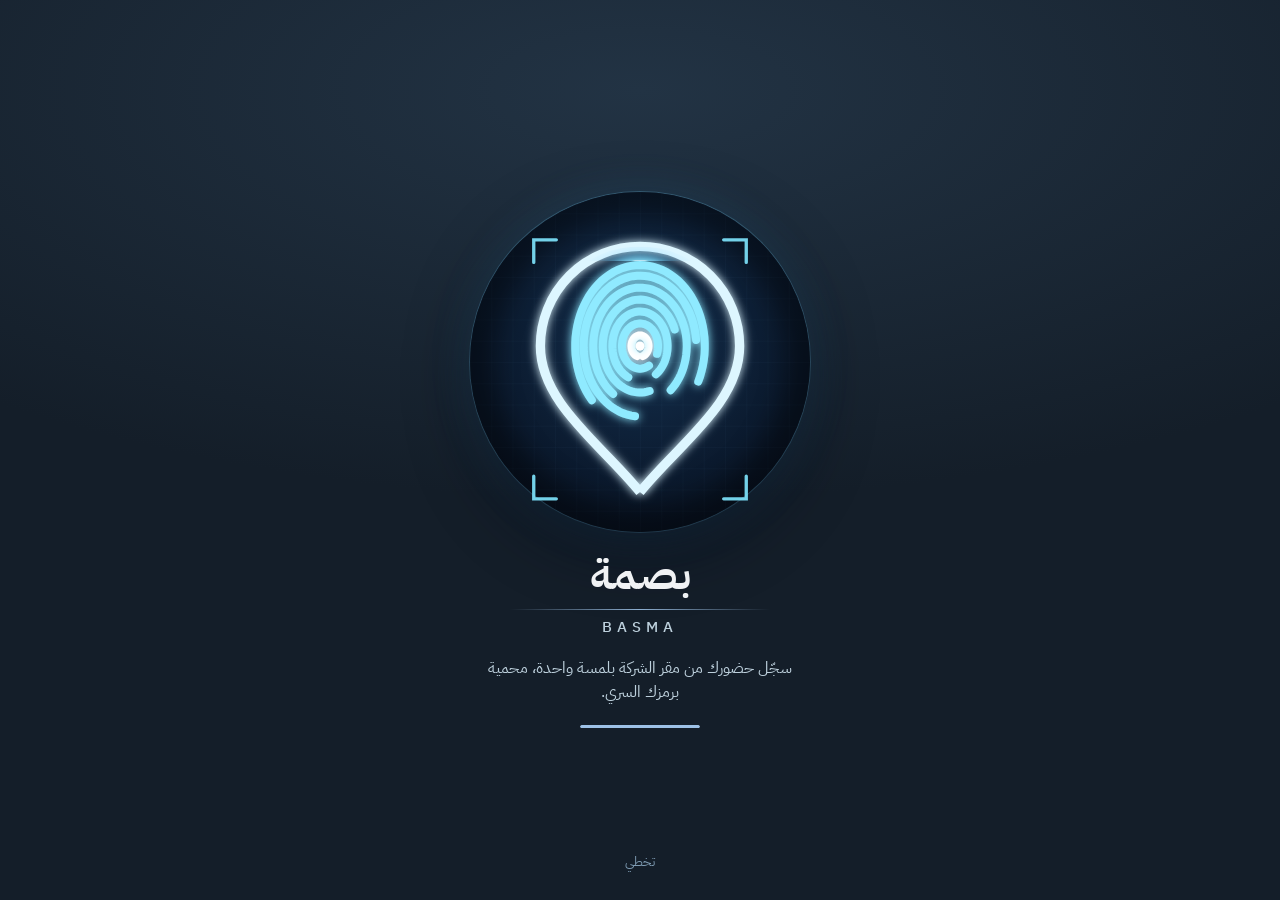
<file: index.html>
<!doctype html>
<html lang="ar" dir="rtl">
<head>
<meta charset="utf-8">
<meta http-equiv="Content-Security-Policy" content="object-src 'none'; base-uri 'self'; form-action 'self'; upgrade-insecure-requests">
<meta name="referrer" content="strict-origin-when-cross-origin">
<meta name="viewport" content="width=device-width, initial-scale=1, viewport-fit=cover">
<title>بصمة · BASMA</title>
<meta name="description" content="Attendance and HR for every company: check in at your workplace with your fingerprint, PIN or password">
<meta name="theme-color" content="#14120F">
<meta name="apple-mobile-web-app-capable" content="yes">
<meta name="mobile-web-app-capable" content="yes">
<meta name="apple-mobile-web-app-status-bar-style" content="black-translucent">
<meta name="apple-mobile-web-app-title" content="الحضور والموارد البشرية">
<link rel="manifest" href="manifest.webmanifest?v=basma2">
<link rel="icon" type="image/png" sizes="48x48" href="favicon-48.png?v=basma2">
<link rel="icon" type="image/png" sizes="192x192" href="icon-192.png?v=basma2">
<link rel="apple-touch-icon" href="apple-touch-icon.png?v=basma2">
<link rel="preload" as="font" type="font/woff2" crossorigin href="icons/phosphor-regular.woff2">
<link rel="preload" as="font" type="font/woff2" crossorigin href="fonts/ibmplexsansarabic-400-arabic.woff2">
<link rel="preload" as="font" type="font/woff2" crossorigin href="fonts/ibmplexsansarabic-600-arabic.woff2">
<link rel="preload" as="font" type="font/woff2" crossorigin href="fonts/manrope-500-800-latin.woff2">
<style>html,body{margin:0;height:100%;background:#14120F}</style>
</head>
<body>
<script>
window.__bgz||(window.__bgz=function(){var t={exports:{}};function e(){this.table=new Uint16Array(16),this.trans=new Uint16Array(288)}function r(t,r){this.source=t,this.sourceIndex=0,this.tag=0,this.bitcount=0,this.dest=r,this.destLen=0,this.ltree=new e,this.dtree=new e}var n=new e,o=new e,a=new Uint8Array(30),s=new Uint16Array(30),i=new Uint8Array(30),u=new Uint16Array(30),c=new Uint8Array([16,17,18,0,8,7,9,6,10,5,11,4,12,3,13,2,14,1,15]),f=new e,d=new Uint8Array(320);function b(t,e,r,n){var o,a;for(o=0;o<r;++o)t[o]=0;for(o=0;o<30-r;++o)t[o+r]=o/r|0;for(a=n,o=0;o<30;++o)e[o]=a,a+=1<<t[o]}var w=new Uint16Array(16);function l(t,e,r,n){var o,a;for(o=0;o<16;++o)t.table[o]=0;for(o=0;o<n;++o)t.table[e[r+o]]++;for(t.table[0]=0,a=0,o=0;o<16;++o)w[o]=a,a+=t.table[o];for(o=0;o<n;++o)e[r+o]&&(t.trans[w[e[r+o]]++]=o)}function v(t){t.bitcount--||(t.tag=t.source[t.sourceIndex++],t.bitcount=7);var e=1&t.tag;return t.tag>>>=1,e}function h(t,e,r){if(!e)return r;for(;t.bitcount<24;)t.tag|=t.source[t.sourceIndex++]<<t.bitcount,t.bitcount+=8;var n=t.tag&65535>>>16-e;return t.tag>>>=e,t.bitcount-=e,n+r}function x(t,e){for(;t.bitcount<24;)t.tag|=t.source[t.sourceIndex++]<<t.bitcount,t.bitcount+=8;var r=0,n=0,o=0,a=t.tag;do{n=2*n+(1&a),a>>>=1,++o,r+=e.table[o],n-=e.table[o]}while(n>=0);return t.tag=a,t.bitcount-=o,e.trans[r+n]}function g(t,e,r){var n,o,a,s,i,u;for(n=h(t,5,257),o=h(t,5,1),a=h(t,4,4),s=0;s<19;++s)d[s]=0;for(s=0;s<a;++s){var b=h(t,3,0);d[c[s]]=b}for(l(f,d,0,19),i=0;i<n+o;){var w=x(t,f);switch(w){case 16:var v=d[i-1];for(u=h(t,2,3);u;--u)d[i++]=v;break;case 17:for(u=h(t,3,3);u;--u)d[i++]=0;break;case 18:for(u=h(t,7,11);u;--u)d[i++]=0;break;default:d[i++]=w}}l(e,d,0,n),l(r,d,n,o)}function y(t,e,r){for(;;){var n,o,c,f,d=x(t,e);if(256===d)return 0;if(d<256)t.dest[t.destLen++]=d;else for(n=h(t,a[d-=257],s[d]),o=x(t,r),f=c=t.destLen-h(t,i[o],u[o]);f<c+n;++f)t.dest[t.destLen++]=t.dest[f]}}function I(t){for(var e,r;t.bitcount>8;)t.sourceIndex--,t.bitcount-=8;if((e=256*(e=t.source[t.sourceIndex+1])+t.source[t.sourceIndex])!==(65535&~(256*t.source[t.sourceIndex+3]+t.source[t.sourceIndex+2])))return-3;for(t.sourceIndex+=4,r=e;r;--r)t.dest[t.destLen++]=t.source[t.sourceIndex++];return t.bitcount=0,0}!function(t,e){var r;for(r=0;r<7;++r)t.table[r]=0;for(t.table[7]=24,t.table[8]=152,t.table[9]=112,r=0;r<24;++r)t.trans[r]=256+r;for(r=0;r<144;++r)t.trans[24+r]=r;for(r=0;r<8;++r)t.trans[168+r]=280+r;for(r=0;r<112;++r)t.trans[176+r]=144+r;for(r=0;r<5;++r)e.table[r]=0;for(e.table[5]=32,r=0;r<32;++r)e.trans[r]=r}(n,o),b(a,s,4,3),b(i,u,2,1),a[28]=0,s[28]=258,t.exports=function(t,e){var a,s,i=new r(t,e);do{switch(a=v(i),h(i,2,0)){case 0:s=I(i);break;case 1:s=y(i,n,o);break;case 2:g(i,i.ltree,i.dtree),s=y(i,i.ltree,i.dtree);break;default:s=-3}if(0!==s)throw new Error("Data error")}while(!a);return i.destLen<i.dest.length?"function"==typeof i.dest.slice?i.dest.slice(0,i.destLen):i.dest.subarray(0,i.destLen):i.dest};var A=t.exports;return function(t,e){return A(t,new Uint8Array(e))}}());
(function(){
if(location.hash==='#platform'){location.replace('platform.html#platform');return;}
var k=[
"TXVIhuwDPpgbO+VB77rSZbGehXMn1gCMJVzIT6",
"9uUASMSJ+Kdji4LoLk7zHpRSWu"
].join(""),p=[
"ocgTCQg5rL7jpVoDcjuSwy4MuQZQIYhGlkHR2E",
"Zs5r+HHUJKuuxuLV+hmGZuGdc8qQThxlDuPhvm",
"GN6yX+Lm1SZpeGZyKWbNd0trK7uHKUphRjkhfU",
"Wa819o22BNlE2atpnf+X8XpWLuc0g8knKsmUHV",
"c7Ttnr53381cUAJKfbvyZHRmVcMxvGYj4I7Vlb",
"/21khhrbZ8w+CxjCuzjEGnK79qbrS1uGnV965r",
"+oacyuJ5nxDfK54j9Ksum6YPi9Ywq7vuqkapx/",
"7L+7YLcDWXPDKYG6CDCH/BzQ9y7qGRMF/l1kmj",
"v6TSbbAeOoJE0+p364Cfyx1HdU5rpjNYEkudml",
"TRepS4KdMT2/c9sFOxhrMXl2F3uxcHpp1AcSKz",
"KO9aFdINiNa8l/OBHMGevzE27ETpOsKRk2ldAg",
"Z2FTSMICB1owo/r+t1jRcC+ZhEksf6F7oNf5TP",
"9h5B9Iz8+GW/ts3ZThC+MLXh2KafsM979XGoHW",
"rW4vHYPmjZ0mGOFkGrUb1DqRh/yflbcGuGY4BV",
"Byz4UQqBvYeQqpJOU2ZU84R13cmJsNfYb3lOhW",
"N2b0LjB9Li2UkV6IHCB980pkj4Xtz22+iTEV+B",
"TbiHsETxr+OztfD1jIdG0h0bG54/2tqdto2veS",
"j9wHFExBH+tEYFmkM5epBoKfpr2rmHsDrbz6F1",
"68pYmtN/LUs3wpwDyvMQ6a62dRCakENkxOoOsG",
"12X6HB4z4QuhY88K09LNVOa/5p0HC0LG1CadiZ",
"EinHGufLlp/eut1pGcTVtByvVGAhM08VMoH8wH",
"n/+5ZXJ+DiDFkQfuTNwhXgqV2r20DFLHM+qdYN",
"LEMcid1FjBfwkMWrSwfFetDigarUjRxwpWQfD1",
"BLNc6wU+UlHNAq6sxmWltnqvXdoCFgjl6xtNq/",
"wkE5CXgYO0bY7KRVzokPEJiDLLgiglJf3/SGYT",
"fbjLoGBc9hUjA/NYfd5qtWTB67xd1tAFO1q/bT",
"m5La4tB0EQLdMvd0dqBkY7rgURH6dxPIPFjzUF",
"wxOibaVM8usBG8q3BGgWzpsA6OExrs5wMtCuHB",
"4zArhsE6DO+hg+m+1eR4KffSOpAWNVnzpk6Vq3",
"XTFe6AwhPrGJWcPOrvs7IAiMSJAPj9wn0h0Z/Z",
"OlfAbtS0CtbtHO5v8TRMsiKhcTcrvOh0NvhnXw",
"xYqyY18Re9ZyUUn0IGrPOZPnH9PXNMqsTb4fw7",
"qeCnlDvvm1eUQGItBU77yO4xUwd8QvQh9GifmW",
"iR2b4isy6tOqoqeBdXwbuuyR1wY3Q53PIwrMun",
"bpoNB972KikajTCj5NRotEoTYmF+MgjlHjxePz",
"QQHdD6n5jIEJx36jrCITdDhCpjTdMoVnN69qVR",
"vLnG+RWQgn+CUBctKmFfSYIYGHEVRrUWqPXwmI",
"ftqzNrF6e9QqnBQ9FhOqWcwRXQ9CGbWZGQAqJM",
"Jd54WMNl4DnV5CmFEFYvnvL6iIvyyS91tsd8fs",
"YiIEPOcGnY+us19bfnEUWt2TbxbeAd906Dj9Nb",
"SCWJnuV5lzULyx0kHkidgX2VbwV1b5ERFxB0AO",
"ujZ/fXiyooIW+4AnnG/l+gCtc+D1yjvsDQ5Ria",
"GYmbIfsun6a3n6qKaEO4oR/XTKmPEGFRfy+fHJ",
"lZrQXvlgwpi2nt+kQBM7aYz9QKkV4IKTkXZ3gY",
"p4q+YaGzPBmQC4cuVkFqoKjgAQKCK9vVcY6ZD3",
"6BXDMqQsphIACAOf3s7VAGgQvGF1VPoHtGGGRE",
"1XO35KQA0w30/kc6x5GDMu3O6vP5vHDljg316n",
"pg0bikBskrAjxaWRJ+2FxFzl31L+X8SjTvRaJK",
"wkyU3LKbYccLJH7rom01EWWWYngbxxpNS+dW7q",
"VzDJLSyzTUcAWelaQoEK1mn2sp5LzNvj865d/1",
"iTffkwZZK1CPqlj/ZEkh2wDyy9un+P9xNyCdfF",
"ajOCGs9Blt4HvwxJm4cp7BHcmCoTc6Z35RwgnW",
"ElJ4kgFt1Ilp1b7nhhlYc9nliv3y2WiOpibLLl",
"64T6RQHQikgokuPb1bldeW9EqgUgxiahaBU0fg",
"sPlsD3CkUT+HZluoNdia6poofqYWedqLLc70ss",
"B9yCdIQxvEiAtKqFWnB4+TAIWBbWOrybzA2cgu",
"qQ6rNN5onYIdUiMsHVpaV2X09UMykE80IQn6h/",
"wbP3MM4wrgCHMcVYqxOVXDvVt5Cg+YgpRgg9aA",
"c6aTTaDC8TwMh0ssxSyjZIQFm8ZwCcmlxSr5Kd",
"ILCKPALiaS2ZVh1kQUUxDaQg+X7h3wcBl2KjFh",
"JCd4wNvS4T0SHrV2/R1n6l0B/cTaoIXOiaGPDW",
"Qqa8M4NUA6ErWPICRJkl0gWXf6vJgpfujpeSon",
"+HrvodE62e8EHQH0n36yizyru0G2HSB3HDPRRJ",
"YxYpocv/DdeQBp39uFjdDXf0TmaNbzV37IMwSz",
"8sFYmIK3VTK5TU/NuxLUxtCiYTJ4KpoMrJL0JB",
"fWwKykAnp7Hzk3YQsG1xNkIXT5A8hnrxLnZQyP",
"JkMUSTs9LwOgYr9YWxMeFL0ME1nPLZ4YsBR/S8",
"gSBuyswlGqsXpG67MThAeVIBbjJXEBCvIhQiuL",
"wknSxh7UMqjHaD07aB3g/ruAi9XDznc0+EMpSH",
"1WbVrTamjox31JmYavms4FuHOP+7a4BJfl8ZcM",
"uOznwrlba2E6ZwSmQZevOranDWMKvDGyB9Oj4c",
"xU09/EgD7Bz10c0EeD6ibXWULGtPnzqXj0tH4e",
"XOt9qeT6SE0ojKOc85Vb9wEMWsyHckAQABSClB",
"+3z0iSvkIl3A6Ja+Y0BrHPmpsVPiwZWpy3M9xS",
"xbjJKfI/mKZHxnavu/Oh2ZFcouY4d2zWwJeeyO",
"9Qh0dIX6m0DtXBURPSUqgh9Hm1ISwVnifHutCK",
"U9fivTi7T0lW46P/yyLMHIeLwUHxriHeSNqwpF",
"eZqC45ZfWjdiLNgAJVT2fuPjfDYdjS6T8YeJ4V",
"apZgh/mww7jZwHNPG2HwTtZm8DivA5B6cWUnHO",
"ZHnci6ZhtL+6q4nEBqvlFqP4xzJs7pwahsxCjh",
"bM5crWQZXZOVa6ObQB/gSoAaxQb7vDSRozAaaY",
"XhUhMIhQaAfGaMFMluZIqqx/HvLqYUSzEkaW0B",
"d1eMKJrI7OUWS0NgaiIaoXfNmmMJzAAX8hJLoN",
"LW0lmjvrENSiPFDVFbLUBL4DHGuGJU8Q+msuip",
"ZrP7y0D/rwP0OWpMZQTRZkN5NEMCEmjPv3S9cq",
"eP6+xcV7tsPPiN3U1Hk/vrRhg0U0AX9CwRa39/",
"+FCOq9SxeEdOYPHukbU5h7kGG7d0T9tfeMaQBC",
"wQJIukkn8ydDXa01qPoY2UAFhtNLvGO/I3jqOI",
"+VXAWdII65rdgqA+4N2M93S5u1c6jgRWehDL68",
"gQDvhhQMQOCYVmracWRIRB8mmJtiVg6VMAzAwc",
"vnFOqhssyAYEt0T6MSX3O8sljd6uhAv9Yhqzm8",
"EcDv8Mtg1tEhGhRFazGvr6p5ZLVYdBswyxnaLO",
"s5jf47Zpd51izou4Brg5HLfuYAloPZjgArNtmZ",
"1cpB4IcqReNpqmyp2vyzPD89cqt5Qe6si8Yhat",
"aN5zxgIUtaOPYDi47WkDIGgVT6LPFLiFxLCiZQ",
"azhS6njcvGu//6uGDVCUr2PqFzgloyA02idoCL",
"+fMfhtEQzf6roINk9IbQeWOC2n+mmQbYNiI+T3",
"Ur1yZLH9uOG/D7rxk67g0bdwfQVP0z2Y3fdtZy",
"ue72G59g/7RUZzUEcit8Hu3IUct2wS7KaJdvoI",
"LlPV2ALlH+AjB3X29nwV56anS3OlGvYT4Vn1A5",
"otqa9WV7kXBABNarSEQPXe0itIY6+zLvmVBoFj",
"fmFGft+1GJm1/Y5ANHdeG/qYKAdlM2AHvQnVHs",
"HXcMUTidOzUjQztVyqGxa/DtlY/7oH14vgtLzd",
"WBdghIHxb3NJqTQoYhaHXWS0hv5s9Dg1EGbbHH",
"FWLuaUgmzMBH5CL24OPpL5BHUdQty/Eyo0uCxL",
"RCAAoXK553MYwNXGba+M6H2p5borw4eakjA7UH",
"kw7WWRcMk1f993G9/Qp1OGo3xIPiB1ezXyYpoV",
"74oKMgVb+hIdp5LJVFznffGK9AX6AlveFhJGWn",
"SeCxza/i7OBsGpkLsvUmSoLzHY2CurNv3Bl3ix",
"YUBp2z4Reb1yTcqzcn7OcrmGABsT8YIULl9CDM",
"lCSXGBkqy+7HaPy//Qt11dKA4Et7J0kwICIVsm",
"N/PqXYRwjQ4116Wokq30Gxt7+J7EuHsn2HNORN",
"/dZAePhMk9kNGDC7VJ+CipuKC51IP4iYKPQjHN",
"kP9DAzVXKHH0hbdBi9txFf/KjkY8l2greA49HS",
"WRibPNVVfRjBBf+qLcOZibrs0nFIfeAMbkBIuj",
"7adNhGVi7JNgu1oVKeAQhW4oNc7voOSuynkUVg",
"oMVxW7jDHEtjWvESgvy0idEQc/6RjVPzbUcmmW",
"GMQlx7OrupXG06YzzhtLC256hBnANtkpH7AGGn",
"mBbDlQK/w1ZuTrh4D8Pe6DMle2vZNTzATMrEyh",
"qZZvpy3jLvYYqrv+TA6Hwm57aeKo7pkDiglN+g",
"PKvojRrNW81FourEdqDROHlAsfEamhEHoFjgRD",
"Tonj6BSarReL73RfMhqDBr3uzu4dAuS5gK7Lk6",
"E5dqJ2Dr9KEyR+x6/Bldmk1yWIhQ1knr7/atIy",
"XMdsaiEBFZhiVyYPL+MbXSAzdJ2XfYohimoLpJ",
"0stFyosgzATVenjOebdG4VwM8VZGT2QXsesXWu",
"E/sqwVWF8n2TtD8YUWpYcqpgfk8gxt4oruZX8h",
"XoE6XRvDaaGgPzPsWCsLAh4QaUBc8/hdaBHL/i",
"dlrtpqOYeq7Be41GXI1Ost/sawGcGuej6eVCmH",
"alHthb7W97lXPYqBRiSBIKV6h7Xq5FrJrh/iqq",
"l7fzPPGvpiOTTFa80Aa0rCU/WgMD+fI4ai/WPe",
"nNHgV8vcKFj5R2/BbmiIt/UFaUXguKKqYKNUwt",
"zxZIzhAe20hRx5n2LTHADzk7OfTAGOq0sAJsnm",
"/xXmESxTf7lSw08aKko74aVeULwPIk3Buq38Z1",
"0aMLRThP69cpUzhPu5T/H5E69MqSDBwG9fCafD",
"a7mdJqNosfQAh0d3B0SGtagPXNJ667yOu2tK+G",
"mT4c2sl3a398oS9Zo1RnuaSEq6AMX+2ggEh1bN",
"sOGMZ0vnyVyPt6VwbUgxRk3Ob4bL0PbU6LZUvH",
"udq6CzMxEXbII638ZUKX3I5VDqaItQ/RqB8eK1",
"owQ5BDe7FisvleHTXn2b097hqd6Y6YkDMZ5UAY",
"9x6DEgJ+pk/KZF9uqc35t0hIN2Pm/zR8EM73gE",
"4+vzqURkpceUkSnCGmUKJ5hqY9NQ6bzKdfZlZP",
"bCTKWS89EOHJTI6GR8eVV/T3CF2kLv0nuZyz2o",
"IYwDzX7vcbMlHh6lBZrOZM4nzmtwktKpm8NiGq",
"mu2kOTq6Su3GNaipHMWPMsOU9KAItrn6NMJa+N",
"yCjaeYu6NGbPGgz+mjkFGKWfr56miSOinqyRu0",
"1itO7US7vf2V7hLWeAFuhBug+00DUTTKkDvjLO",
"59RqaIggS/OnSdi9K6x8deoTYD4lS9P/fXycb/",
"lFu5wNH5df2TiAN+GtwUYCv5ra12231g1x1ZxW",
"h6JWwilUQQWIJ6UA0bGWSSSGC0BWFXE9Tnmwnw",
"3f5tuECVaPSJf92mcKL6OR8FEPPfTo4APJUSWi",
"lSsCj6ZgJ/cqvHLT1PCAvNfx8JOPRxGONuAHyF",
"KCUOszkwoRGEP4faqM3NKy9yE7xkXOCYfLIcHc",
"GKb0/FaDMCLdr08h7h1fZ9rnuIRUfISXEQnwZ5",
"3UodZMsuEUqYHWVMRAIwhUnEwCrSmOEDVArRI6",
"JhnoiNNgAv25KyLRtuXN33PawYtRdt3U7BMz8F",
"J1pUu+WUo8jRL1FVYk++cJZ30PI3lipQRTo3G9",
"OjZSaT7LrAOcGUuZANlcTNW86BxeOiCndR2Mkl",
"C4H4hrS5jgxd7sWpdFkLU5fVYa3vgMHgyiWWn3",
"SUnnvYJ9PKlvaRpWdoWR2bm+euO8d+ZJI24tbQ",
"HO96WqhEJY1cq7EwIfnOUDqBAHkGXUoYMGHGmc",
"oFT9qDG9nU385+YTslivKtsM+Kx0PVJ8JPmZUd",
"Eh/0lK39ZFvPBXd482HTBYHEvQgtUBVgMKcyrv",
"Ho+Cu8caxnhJgtcBn/uRnGq7EA1aGNsboeqzig",
"oNb6BbK1FxiApdJSayh1VCYKe77cG2GC4Iac4H",
"0ejBCZPnVqHJ5uasr5xQbHSVBFHq0ee2ks+WAl",
"qYRfXC1WcH7qtx2uU7vaf0ZRFKhnBTEjr4pdIY",
"T41ugG79SuXQa2D4Yetm9zFBCEWtKQdl8Owj6Z",
"gTO69MZTqWDLW7pQA/NglEKTtJRWfCdsyOehic",
"KJif+ePop6Wz5aS/+GslxorSfJbT3+P57Dqzf8",
"0+pkdj9oB4w2zMz+ThFTSonpyYPiSehobZbCdz",
"RbU0rWbET6FDNJiMLUzhSIfFy7F/sbUL1ry2xV",
"5Rm6vT8ONcCoeKJDU2r8aN71c5lD6OV3USu0BC",
"cTTYDXVpWrrV9WuSYNPE5oC2zTSFv6Fu4Rp4SI",
"8V9UQ4nOsF4FXHaCOsbUJJxGzn7fATuzdB/buC",
"DsGPhdYpykGqEB2Ap5baYA0MPIWhdyqiLKQEw0",
"s9QeUJyjvIQtb/OhHNP6HgiGrwTEU6VgMtVk4P",
"jIybVa1FEILlPJoDpDzaL7KMnyfND3YeSL18C1",
"QjbwLbFRFNtVZX+2WKBXJXPlGUXz7lW6xOZcTv",
"oDfHNiHCTJGA6XlExEKu6S/EAGJVMUzLqP/h2r",
"ZbUCGTFS+gDQDkkLzFz/nlsNRfUlyydi61uMGj",
"hjEBRUwJHGhszP9rOVi7/pKphs/yaqM7hKEkdj",
"cNXrQB+jdh0NCcsP5CF7pG/nH8r3HpJxigyTnk",
"hW+Tlm2TK9j4xpaWqtAeiEID4AUEzaXEH40UMj",
"nYjB9cdhcayVJmqXG7WFeq6aCIwazRV5QSe0xC",
"fbp2f4UXG4E7nglMENHjTqbjkCH2ToJIcphs78",
"6QSxexVhgfWwVKFKKgcJjRUg1IrxIX+ln3iDMP",
"rGKxN1lomm4/pKDWBJXCHDj0L0vRByV5MT8MTy",
"VSZbhDIIurseT86QvQNdr/rnOK2LsuBmnI/7e+",
"yqTUvLOwXjMx/IIrjXFGQpBuVXnYq4g1AySed0",
"qEVyob0PGJt8o5O0Iq8h6Wh0to6BOei6ty83QS",
"aUL8P9qIdR+ocGMOyYYDtpmTTk1Z8hPTUbc+UJ",
"BE2onBZW6Oc4kmSSeqWyeGtpx74mqtYrDaPzOd",
"ufnW2OOi70lV2I21i4XR/XdDLNusSip9EU45tP",
"BsAqflErxSiTd4NL37g3XSP4P2XSOJRtDp6bPQ",
"ph6Soiq/KHrfjtioAdYNsed8hnfZTIuSjlJiRh",
"6MfDYIjDi1ch3lT1gmA3UnY6t4skcyymizB6nU",
"UUWknxQRDI3ckSnHaKiBDAnuFx5zChJjqTcnzu",
"i7jst9TsyZ4IN1lxqFX8WB1aADobBRxplw8KX6",
"Ao/3zCVdoRdDZUDf5rHtfVPLz0/6z5hR1ISjad",
"T/U38BOTGt65UNFV0BpPCKta1AgTZLg0S9bv0C",
"YCiBzPGyfzAXyaye7WwEGXHwQNSrVqkFbVfyxg",
"WmylU6po4VYTHjx5OlpT1+4K7z+jz5m0gWQyA4",
"pdk2xNRUC3l0oLTIO6fHLZKFsZuuErUjTMjMO4",
"TEaf4a3kC2kLypD+L+HuuyCHlKQnGc39IngH9r",
"RRZfPYUMqZhTE6EHDQSpmgbEdRr6ztleyUgh9f",
"YSX6WcrJkPMEEPrbUFeXf8anQHuOJMtmPkBqFN",
"btflcVeRAHQzuSkUvM1/SfIgi3VYA+dKTc1b2q",
"WIRyXimgjGOAG230tUOm8oldx+LX4FKALojIC+",
"mFiVXCdbFslalLt673668pEGPfFRokyOeAi/BP",
"OQX+mFNzapgzxQ7fdYV1+QMCPup6duWKjY0olC",
"srPzoqjKSBCwRz1g9CnE0U81ebTctVBjVk3AAA",
"6PBoL/NkI7L2msGBEXzdaya43b7iLh1sEMLLYY",
"N0rekbX08UrVisE8HBvyQTHB59D3hW3GevXcRQ",
"4bdX+IhJH4kHcx+7vaFSUip9JF3alnxz/uHKJz",
"WEPa4KiS/N2c3t2XkX9Mtp9+Xe8kzuOjTx5i0p",
"ElXEwi52KhKrkS6f96BabqJFMPVeQl82InUkNw",
"wbd3dDy+9rcsGJPqN2EbH7ewViYH6YLncPPRBo",
"mL7Cp+dkA3iY58Emm0v0Bo0NaefqCaseEOkgf5",
"8IbeaZ5bpYuOnFxjE1xUo7gflCy1MlBVe4NeHs",
"B1oUTOhK3OYL8BuRfSCLJWjXes5aQUoSX93u2P",
"6/EOO1nobARuao5xUPziCZAZV+YeUdPV0bovR5",
"tCZ+GfmhGbwf3/pjYUBruii7ZZ1EDPUEUdDGTm",
"g7Lp0APa5xbLfXSzs/gECB1SLXlgNo5K1TjeJ3",
"bD6kiaQpT5xv4CcgLjSIQHnnSRiBJrojQoqh0S",
"pelZV68ppdDIjGeIXIxHIjxIKWYlA6vdR4B7Xl",
"XdDg4lUdsojjQxCBNB4nW4PdcSyIyzVi5W1V3z",
"oSVl3g5tQ9Au8FHHsRTjPMQ/4my7ZhTtKoscpy",
"EqRnJeohWA3+WKFO0DJCoCCQi6eSq1aUmgf+jC",
"Vsjd+5xfnlJjk+vm5glAupdE512qKl+s/e/rcw",
"NndAcE5UcYN7qBI67z4bcFraX4Pj2lLBV5EkcG",
"RIJo7KJ3xoDzeZN9V7Co7PryT4dycnkrrkoi1e",
"1ZL12XsRcfnodeRUS3tDI24G9EkZ/rhzMe7/Tv",
"WndaCWUujLU1Kgk5mW962GqSG57eOqkF1Vulcj",
"h/OK5DHwHB2tDdNlHbOcufbZP+S5+BlCX8IWWk",
"DCHzqvdTXzFAfYW9klfhBOWiRpIhDD/cSSxQhb",
"FXPMyTS27BFbKC6zi1FWAVGudPV2l42qVCRlWS",
"RfvIqB8VJrCPgnbJ8Z8qSdwsIdqOT39sckPuIE",
"jHIO5oZ9JEHF6A71wb6E9EfAv/5ms0d4CROEUC",
"70CilAY+rYYeaYndnueuCLW9eAMBpU3yWv+XiZ",
"0eoalweOAHyohrpNhnhUO7v+2DIJLbTv1i4pkB",
"oOqChBtqTT96flN8kvFyARg6xiui3z1gMihtn5",
"HksoOqPYeOX8VBh4WkrBM8Hlss+n1D6UWjSRa5",
"ZRJv1NlaIjswqkSlIeTYwUB5NXQl1WxzAYLtN1",
"biiejFcjT0q8cDzXsLp2THMkY2lk5iTGslji2p",
"S9xXKCX3Xq47IzxVAqqOnY4pwy89/3+VyE4CSy",
"yBHnoJtYNnJDEWhJvbrQkGT34gi8jOyDWL57Q1",
"SaBocA2IoQvZTY1wbnK5G91pc+kV1j4HI8nRH5",
"M3mmtHD6ml9VKXj2vWDgZr7WAkqiDvCdVyFWhZ",
"baM5uMGqI/hav3qb6QQnKXUf4ngU7vBM/H3UNk",
"ykogjbGMIsVsTREUr+cc4j6JCOdquNmWfOYj/z",
"mtP42NYGOnDWD0mFfvJlPFNo2aG39kWcmJHs+X",
"goEHXalAe3LdKcEKxlt8zdoXL0PHP2BPr5SlNO",
"YJPr4i8X9xg0MzMr4kRJ+30wzH3CfXRWSh4XaP",
"C54/6yiSmj9bVcTqxmQn7KUXiFS0K/otSPbPAY",
"lhcX4l4mcNCpQHEwx5c8XYZXbtF1BqVnbWcgfE",
"93gUlYUtMPOjSEdnlVDQKOCzNgdVp6xLZH34Yf",
"dWbe5IQ5BIuuGZAze8Idw8Lc0gh1DX1PqrFQlF",
"wKyCjkIbeNGTspS+McyZfDIE/qLdmQHWRPRQaz",
"h0ys9U+nS71xbT5tr+qozQcIic8LeoMiCjfc+o",
"65ymQnH98y7csGE/vmj6iRszk/fRAN2hiaCJFx",
"Q0Nhg1ukcH+OhCGCDzC+3f8gjpIOUURo046IQd",
"vadKKhSOksDJcXCi7nBHk4n8/cGug/jPFWp+9S",
"ofQYNOCbzo3GY4lt2hxGNh4Xh9Uzpv6qbBbsJF",
"i/C5m6fB+kULPu29fIMxnxPosmej8LhBKq0wbM",
"pC2/+Mo3nxIeVaPX3lO9AJkxyrU72IXJh4+Ho+",
"lNemJcKCS9uUdy5Wf0nl/6ZHm/R654jlBWsT85",
"TYMLwNDRLg2vK3qTfRoHSVWQMqXEUgzsWc3PFj",
"HxFsYU6v+xViZsbf5jNNZKOcY2caVC2fP5ZjZ5",
"5p4p7w1NM6LwiChKXUU3dGmNHBnlgkpeeNkhX5",
"q+9JTzXATQfHQoSCF3ru1YFw2uvi7Jg6vFaacD",
"sxB3b++PiK5nOKsDXGwJz6gK5nYQhVrFgU4fcR",
"1GK/WRqrIstjgIra3ADhgysR490FBCUmWmAfVT",
"1z/6S0in8K+gJ7fArTSe/0iwTbhDsH+fvUL6jy",
"D4aP74wR8BgGrSQzQHaOkB4u+Hx2aj7W/F2rPW",
"lRu88xlUATyj3WSt94qhjrESRKrPUla/PKDAsO",
"XN+ZzmNM3qmDrlm5lHV9XKE8oGvSO/msERfuas",
"vIxgmlfNXAsuLalWaMYEtih5fl3k6XJQTSIyKq",
"lDEDFQfsSv5PPbTUn96iBM0AjHk/ZPimtnW2o8",
"a6jkkkCzoCiyw2cAkBhe7hHO+Qm3U7gRTPxnJv",
"/2NVVcjjjU2qBQE+nBYcOc5X9Bfxbr9AYEqIQq",
"x7lcvVR19DYe/dI/BPJg5d34/4sSqTPCub4JHQ",
"45tq6x+AJyEa+yoP53c/iJo2qAqxDrVCgZ+Hjv",
"X9b0Awp9PI/VbNky+o3YPHPKYw+6IYnEqRNOwc",
"LdGeJoeyEpZIr4p/eyCtr/q/oVaEIDcok7LJ32",
"CSMmaIj13e8iVv5vUGzysoly64D5XvE4GFntF+",
"zVHkpTe6fX6xALnWAErZgTHmR/S80t3P7rWLtC",
"4LI0bA4rUxWXAZJsPG8mRBcQ2KF98jxs87JHIG",
"jAj+EBqYsS2K90ECgFvV3efJViInZFDzfzdhUi",
"RkrYJV6/g/8rE2daBmWJ+WIhxjmtNBnemNnvei",
"7yegghdEnGK55URJ774hKonzMeXETcBco7ZsG7",
"tDJUU/IN46AlgskEEX0Nnn3KMmsAn4tFWAKttW",
"x+hXx81lvvHJAoqrhLu/gmhA+2DeMCLSNDPeDd",
"Kr8GszlI4OquPkdaA1qh5moCKlDrpjeBZ/s8cu",
"Lc2W0qOL41QyiNmdQF1Xl6SNRnWbPweWRCrpEp",
"+taxQ8zAySC7ZHk14Zb8MQ73zzmZjlc1Gmzj+6",
"QNECb/HnJyJa5rSyq2cTYAXzskU0Z5V+pcH0SI",
"e1h3QeRnCaXPvd7xp16vsyBL8BF04Z68sy6qx8",
"X8Vc7HECKNKafnP9e6EBu0gMYbwVegH0o8ugS5",
"x7U0udvgBf6H+FfFwn0w4IDj9RPxh4C7TWkux/",
"RaLgbROG8UeWuGxQ/JChmjarbVlXrQ+qmA/dy/",
"xaaJtzO52zYnErSzsmWMv/pwYgJQ0jriBeapT2",
"XC+kmD9hrIIaegEC+ZFViHl6VSM69DptQL493f",
"cjSGDLHe5xlao25cC7bF446BrvVB+WDCn2uIKu",
"QcA1qLhiz5LlnDjn+xQcuxpA+XAWHlRv3yMzEZ",
"hYIr4NDNv7lS6/C0R9ThX23/B1IFQAp4uqP0ac",
"U4ryBdGamZZjwjVfY0LWswPkPNIXMe+E7VB3xK",
"vHqLYwaJ7UhkqKuGl0lkZtPHnnnYfvwqt/7UNe",
"uUZx2pdColfyKO80cL8i34S0G8Ly+8Zn3ITSGG",
"M05MfWZG4OLOn3ccFXvFtJESxBB3yhhXjQcKtr",
"eWo/9ou2eGU2AYlodJ3qCbpD5TPjbkWxRi8Pgp",
"Kgwy+zMjFbnCkWv467rd2o4W9Rs2wrX553rG/1",
"uME9+msfDgIHY88RXPR0UJu1V5aZVpdUq4xSRX",
"34PeEjRyAS0yevQdtMDd/mxi8yaVM1oabUsCh/",
"OwBITXgk92R2OPO9qWOe9/HkTA/xLNTjgS/u27",
"3SYjR5ZDKrcTImAVOyeOjM94VzNa4nZW4TBjJo",
"AR2LMoffIZ6OzHgDn3cxpYxBwB4dxUbUSShQgi",
"ATteCLL5KJxGvCu60WSSoGA7c4vs5aud4Kgd3u",
"rk/brrteqcqETxadmW3Z9BGQVXSOznQ+hm7jzT",
"fYuqVx6sWhaDNcQweyiz0Trd6F8jEltuBPfksk",
"++ZawoJ3Mv4pJNWlog1ihTb4kcNRj6niq12tly",
"P1YnW9wBlPEaPCwJGxraWI4IIhMLVcK3NLSDmJ",
"miiAyIziKVY/G6r7x6R1AvP3q3uyvt+aiUY4oA",
"B94mqfwMdTY/qUWoemKQHHXaEawTaItQjsccpk",
"i3TkeTPsr1+K4s/ld/v2odtBJOVrHVQ2z85TeH",
"dv5ecL1vPKoybJcJFSjDi2y9FU8SbRgFmLmC+F",
"qq+/WBl/XJb47jspXswEQGVdKpTBXciEV9pdCQ",
"wEynCbVmSw77udLKYTPamz3dxWzPdX4gwHkzMS",
"nFBDqyzIjKn1Y1ONHrhWi8LSd08fwGSLfapcwQ",
"U9JPPmjHWZXPdWwYqj26yqZWFuCzvBZd2ziapv",
"plnzu08FTdws3Q5wnoS43IfkrEnxbP3qGlR/Y2",
"LZw/qkIMZgwuFuopeZjRpn1cLAGoE/Pz8Xzpia",
"meNmDhsVkXEXlfFULMmMcdQ3kjz9Hrf9FuNrHZ",
"TqZ/UkdJE7Qn/ZmzsoER2lHdv0r8euitcDCYLS",
"VoHiCgwKMIgWH4A4KZ0S8maghlBrLRMZggS4/P",
"8ARnRxtckO8ZN1rpmwzcG0ms2ocoxW+Nf+77lZ",
"HLhK5b8EWlvSkU+Mpkv4nZfpLCJl0yL1UgIm4T",
"zR9JS4DcFxxKSjbAsL9CJPpupcBIJCAS59MPg+",
"KOQEJoZQl/MMoETkOKRqvHu6PVr/2pA8cbGu+B",
"4TdJGlY9ozA2SIlm32QStPORaDkKiYjvC7DN/K",
"PbJjU0b+eQ3BxRM1Hka39s4i8WEtZFTsJwfA2L",
"JWh4MEomI99Er2XVxF28s8LIOdx5ytf4q/0Xx+",
"sPtAemK3hd3DoigYVVBXuFbhsEKlc3h5HBkSLp",
"QcrgkgC0SYCZ3MT6VFiGuPo/IVtiDTJPYJmU/j",
"2/niRTSl+o6mnmGr5HsMCbFxuMhNuvkMm891rH",
"0QfsrQP/w+355sY+a1Mw0vvGlz6f9MdVEAIOAA",
"sGE5Zm7DESFapDVVLwFLtjT4zpWBapG/WY54/b",
"7oDDbRBWUOqeWY19uyBoKys7gN01cTwOfg4lHq",
"Ct7085xF4dkLsv62km7Biq/NEjAQ8FrHilTHf2",
"zCdJQShwfg0rzwa+kVWCbWTfkZZgi+eAwKEozf",
"MNlIX7K+bkmsbHk55Q9We1dQXEe4H2GyDrsEJn",
"sFMfqyWK/VRjySUPt2oYjSVbbkR5O/n6TNuNAv",
"UvnIzRyP3ttdNlgATaIfr38CxyVhu0cB/hHuXo",
"bk8fiJkdYjDUu/32bHNmVyb33h8zLtl2/8loTo",
"NxdjUbKjgitC3W4gY8DoRRh+i3f91oy/qCp5QR",
"Z3YEnzzeduIdn3qGSBPXVnWcrsLPbtA9r9juPv",
"TNuNHZSASX+pgmL1ZhHPqzZUaeivnLnopAZa4d",
"tolxLEhvgI1cG9Ums2H+zotAVLZJvBhtTpsLXT",
"5IIEvZlXIVi0gcZ+0fi6zKo+qiIJh1o6ZcRmt/",
"k3ciCB1618+2pHGnx6GcXhuEIw5f1EXEohDWVW",
"/0vfw6BNERu2QJLwkDdYlXcbZVnFD6qaQDO4O+",
"9HGrsqepfaOqxKYIYYETcFwWWvYD1T4spH90Q4",
"pCJmnN3U6Afp0OaJ36F7XTzGXSJvkz2+9CQq4e",
"4YtmvN3M3WT3BT/HPQcm2mbv+mLzL13Vwepd9B",
"zLhyd2Fuyx38ub6C5RTWb/iV3licNsRougXJXz",
"vKaq4vk5dmjBH8kvEnoqd4rH2blf5dGjuIuTNl",
"ZaipQqSN3b8XojC6uxYCc1e1QuzGK4blpfRkIl",
"8lb8PoYYjAxUhnYCOziIhrooE27hgx3lnWECpH",
"Qbz7HK0BvUVpkez1ei2xgKmawtgIulFc9DM2Kv",
"8ile4UQK9Ep/9oi0+G4iUn+8Pl1Sao80f9W1Ok",
"I9wGCs10ryyqEos011FRWIgZ/y0LEn4vAJpMF2",
"ZVahnb5z02t+fMEP69cMceUE+h9PRwpj01+jnC",
"iEWZoW2Jt7geVqzwiu0OIxkshW+jlhuadA6c1X",
"BGJ390XY6lGxCLL+zbdHDXEvE0qyPk5ijgQ2b4",
"43fdTHhCqF6M8Zb6EmYLYDku3aMzZn/jGS856W",
"vFLo4BMUpQ65QV1bahA+PXzeMYfjtLf0k6bY1/",
"8Jo6NWWfpebW7YMw419yowpqrzCAv5MUff/B7Z",
"kgaNuYaB6g7RJ3ZdWwB5wFiD/wsQEOtoq+cDgE",
"Ea9IX2ZtN/Jgq9uxrSyUOUWh7OqkFdcJKW3/EH",
"Mh9Xet+dtCABnTtO3q3mH/ouCG6MAWnKJA7tiR",
"DA3Cqrq7lxYG2b+Rhk4FkweDT8nsyXrIeOrRn/",
"KMUz9/a1qIo3pRSILi6OlFMarXrzPoE84K/kYx",
"dwswywSQ4vCthxThtS0BHzjZgS1GvWqoTEipWd",
"UGKp0kkGukgCWMXwi3qJ9Q6R4MlUwKq5pDriQo",
"YFKPgi2rFTrFWxPsELk8d2y4PR0AgL7AaFuwtr",
"Egqdqsi1SHp9bjgxjWXB9mJpQUnTaxVj7Kv18F",
"Z12RFYZDQN8YMnW+5HACsyrYrUpdoybjOfIGLl",
"jhcW0h7JvkklQ0XZfR52jkIyeAjp7nshtMqFn/",
"7O39+HVMlCW98FU49/IWu9QTXnIDMC6T2Pjn0f",
"YDT6qXtP36sK3MgO5V/Hy54XBjRGWbZ8UpZRvF",
"77WzC1cC2xgGR7xgO/KRBZIivF0A5tiC1T0D9P",
"ooPQpT2lfkqdcK765E8apM5i1nUwYCL10Nk+Br",
"0+yKZzVAgK4ALbtonjd1UgqWIZ4x3DcqNQEfTR",
"ekRZetvAoJ05f5v2WAbCYdeI2fxABJm4j+NcJg",
"y1UoGp+ZbzWe0CkjUSLiZpL1hT47anFsMMF4AE",
"QlO+lwt0NQvtTP4QwTXN0SSP1u9iruTQxp9dLv",
"89w7bAleeIH7GduwvDME0BIPJhRmagEkkZ/glZ",
"da51XeagahbxK62F98foEurpAhJxFPBDRrJr5n",
"MvAeXGw3ELuJAEQIsTF8enCcUAdEW2lBnk8kCk",
"pTjnNxDhafYusLEz7kJDkqqVbz5+Du0wzfpvD/",
"BW9ApqkiwHE0k20zCZgIBVQlbZlCbNaMHFj/Rt",
"nOp/PcJBJMW/PDNrK0SvV3RhFzrTtR48pQuhQV",
"J+H2bV4eKqigYnCg2ZfjHbO36LCKSpX1Qlq0Zw",
"pbYI6NqGIgEkUSGW3vRw2eFUKMIdwmPgQNsB89",
"snj1P/dGP66bCjfWVvMQcSj+fPjWFE7Kc5OmOp",
"myI3nDJMYlKoPmgUSa9s6ggTG5MMK3Yt/8tQue",
"5hLq1fvL84w+NmqkE3B/s4U9M2C9sLc6kSrfM1",
"Yln/EIbjxGx3pB1ol219jlRR2FfgANW3KPiQov",
"xe5IjYp5N1pxvphMsu0bMxqst12TZw4W6BOoSL",
"tNtsvWf+bsaKkEsRd4e6hz6vYI7jJHRZGdEWjl",
"TbENt6KNi9lGJP5Ld/TTVzoovu0AatnVDz2M8f",
"g/rLO9aY26ZDzXF9OnK2pc3bdDG+L//XmMjXcF",
"ov1YhGR1048mrlS8Mvm9DBmkFciyQjSr7CoGXT",
"jo+xguxXvc+30qVcKrj4Ivpi46IsdVQotcssdD",
"wtdudZC3Wp7I0fvTbPo3AKyDvTHaNhLYHP64w6",
"wNLwGq/uAsHbB8fc0ti6EAZzEnVYc48P9hYqrd",
"zV9KdjOuI0jzoZ86ef8vqrQ+0tmyXApsJ0lcN7",
"zBHRQ54kkhRmFZfqMQ3uqh0MeWAK+2KRr7gMFe",
"Z9eyvmw1ZGfjduSXfa21LyhvvVpurabyn0g5el",
"Wr+tkqVSCg27flVbRcdquFfC8MsjLVwToiVCmw",
"yHsOi/DxIxqUT2QGYG+nnlRcK9Tta3Ih1ElNzt",
"r9iFajqaOY8jsmx734/41k2gK19Moxe0jxpl7N",
"YEhaeMlMNMEirCThb6vNZlcBwxPTvUq5qoESOj",
"4riYYvqqdYMBxB7UTE8XPHDVgjaHHue7rLW3cq",
"9MDrze3ehgqmRlgoXZSu5zCYqQ+hjQCD/e+2jZ",
"JKLv+GVge77aDdJt2no7wB51duu8pFSIPERo8N",
"kFVORMIB+rbJfOHs09NKPPNtK46PXn/cGRKgGu",
"LFxTYtLiyFuscOOs5pk8y7NJIE0L381cqrG6AY",
"e0qbARMdVwoezPwKyvvfM2U5Nc9gtE902EYonD",
"a7zMNYWM39FRAeyPfry5OV7WLqsabRp76ZMaM/",
"bRi4LKrFsEdKj8/rIdJkNZmhJHk0ggSfHypjZD",
"UNbPnjLVIJyq0KIi30nxM/tlkWnpgcCKlQRMTD",
"o+WJT3pBSfNt6e7hX0oXA5VVwI4Sg8CMbsF+tG",
"ArbMhpqng4fM+fynixIPkjuz2j4pkc1iF2K9eJ",
"aYWJRyFczKzLkNLTt5St3CH5YOTu83giwGZn9z",
"uCgFgk3jvIFJw+AZnpOCQxoljm/YNe1OLdDoBg",
"UteZ2NP+h+ixZBWqQEe1UiOIRDu0pmyxYCKL40",
"72bbqK3m5ulBsR6CC8KP4oXvCuShIUlM7J/v/b",
"fhzYRjFJcjJsphorEy+9Wz3/WSkhHGyz1Vbamk",
"WdPPter83wEBMF4FZSZfudOgkBALgLsO4jMs8w",
"BL33bEqYP2yEcH9BWEUSeOFebsJ1R7RmAN5cn4",
"rYS0wdc94h6taiq+TyHepX0djGT6LXpun+1ajw",
"2ysmlO2RgvgIEk6P2IUc0NkMMguh1AeABm50xB",
"+W8CViC5V1y71RN2No/VAeeA0JfXgy8rXtSzZm",
"wz95t4Iafj5vLNiU8iSAkjkCyKZRMxn6zX7RQL",
"o0nv8ENVScC3pWlVhSiGPYfZNMTDWHZuUUqCWp",
"q74p/bGADg2GW4Ot6czWux/uyRfid1pnTN7EdE",
"k0ejjdPFKg4Ujy4vKyFajyAs1zy5lw7dondCcG",
"wj2VP6EIdiwer7WrQSPcru0aLmJbd8CU0iJXxf",
"+K2+X7jnwWC4qANIkgMgXuRMlQCqW+jqg5NQsn",
"rS3IRx88pGWAdIcrVSYAkpGIj45ptzMCin0xek",
"LFMZwpVKInaJjukTG6M20oJFsKLQPyKsYR44eJ",
"o8wG5vaMmfVJ5YiIiioB7e562s/F1TVNAcBnrI",
"Aopmtnv9QVv2GMuBIBjzbylZqXNDh8aFSnICxJ",
"qmJruuwBmvRYkvdHHu7ob0Vb9PvK6rf9fVL74B",
"M3iYU9N6C0AUjfOhttV5k/whK5Jj4ZZdhHNITA",
"TD+ZIkdeZhmomruEOClB09pgukWJT+x8sipVI3",
"GwELtE3lNJIEdcGV1hdi695xBuZ90T7PcCQ/MH",
"32/jbMr6wBc89zWZa7FTNRXuExW73W1Yig+0Ze",
"fE34MZ5qxPsn7ktZcYMpN1tOrKgsiBhH6ntd7a",
"cRwNyVWGgr+1sbC4CZF/EzTDa1jA2w5uYXI4sF",
"5N0vyAYw38HVagPe4+jEHfvTkveV9jkFqdmeKO",
"EyzEJbG9K/eGqnfv/wGHmuk1+RfGa9gNs92aKv",
"/ucIOzrB8uftxlRvWRhf6aYXdnZOrrIqlAGvc3",
"4ro0CAU8uxcf00WHmoyjicADxzKULDKnVtHLwJ",
"aqhy1noCdnHrc2HLoKGpHm8cF0GNN1xbAW3npK",
"zXqC5e/HoYPkgAY/tbDyWw1SVF27t9dX2dR7I7",
"EEU0ydry/Oya4GDrcsumb+GIcYtjTgA+UBLeRR",
"0cy0R+ZQvPNoD6i1q5/7BRDi845wfqlbkm9Npy",
"weqxpb0XG20XXA+ktToCAM2JDKGMP33SGi7QMH",
"DjokN72HAAWDdIq1UQca194vLDCvGL0+JjPLz0",
"6ATc4tPPgeOnW6n+StZxu1PTCJdeAnpd4bqwmP",
"8L96JaUh1uyeGtWB2s4oFnJDZbYbw3bQNmp1jM",
"sfItxRxHWx0TBrztq/UdjAIChgjSWqhkk/tnvD",
"2t30BsLvfDaiss/VLuuW4nt4PhiBGnYU3SfvE4",
"FM0F/kSLTKK7tqygL7T5oPI302thBlBWUgUSxM",
"tl2kQGnSkNv4bSfo8fY/aHsd9nYjb00TkX/EBp",
"LnxffGLCKf/Cnn0pDU/9PYFr0B3FTj3bgJywoZ",
"zx1dla+BE8fnMJub6dKuv2Nrzw60/2SJnnUnY3",
"8PAciZ6SAmP42oWoSe7suZczp9ncnD09fnz9iY",
"UGoBDOsS5vPGzr7Q4ULwUxrnmHo/mNQ82tkBQQ",
"SMfchoJBi99KCgsgN9EOVTVIfxOPDza0TPxGKD",
"L2wgcTn9/iNS/gFbjpEJ9ploMzbYj8YtexiQRj",
"p7U/807KvHyH9Dl+yl8yXQojrjyCQXfLXijWqu",
"kAJrfIMW/G0xBZ798zYkc+zSa5PKFw2ZfPWxXf",
"Ok897QZ9AmqFs4EnewLr3GM0rREg91ZssydS13",
"O7GVW7+wUzIRz/xOXXzQV1By+G3PgTm7BWqD/L",
"IAbYv97aq+4hd95hQFyDGxwX81E1A6LsartP+5",
"huZRybnwHB/NaoxgcUdzP8fokKSCx19sm7mn5a",
"m/+dB9gRJ3/QmBfbPC6OSnQIWWXoYI459eJemN",
"lxmNZXXsu3ISKc33BruGjSVUAyn9T5JwYObR/s",
"CdRGws6Jyk+d5jMZ5e+3rQ6By8gdFxhYZg8u39",
"FxgnFi37ZQ01LtBOCni/rxuEvRk4ocajewnMKN",
"52eTxT9bg8cFLmfi5tFS8X1wDbOlNJBV7+1pCm",
"6pfCOjUbrckxhXsmKwnFRzQFswq2XgZoq3wDsH",
"2l0q1QTLy6h4UomheUG773RyS+3kDU6bMLQaz+",
"Qdw3PFEGmXEseflbyBHMYsINbYjx33eD9OCF2I",
"rTfYuaXAiHtWQY78AH5nyU2KQR8oQRGcGURpSF",
"pQZ7uGov93NcAYL9zpgYn7PIS8u4QOMtZ1P/ld",
"oA1tHej8d63/qhlfuH10u6StGD/kz37HQ1Ge1D",
"BN1ZypozO+8G+KG2WZ801dgzZCflK4zU1yn9nB",
"dIgAI/gImUEVEle0ny0naV+NfqUMur5BhAckJQ",
"+KEiMroUirJi8TRnwNk/sPWXpfd6kNzG0qhq6d",
"SyFe4QqoRNabfYGfpsjgyaGAsHtuElKKehbeCW",
"8BVQ5wu2uOFQCMn1uJVkFlrznwhMz6FSfrPccN",
"gwhfjDPxKx9nrJ9YgQFnP9Ha5ysEHTx4N5lpsH",
"/h1UFOvEJiFKqmmybeAsWt3bfqUB4EyBWA2aco",
"Gj0FEzVdXs3+FszJ6mOAexZqlVWtn7qf9SCO3m",
"ak8TxTLoM7y2ywIEcw2Q7ldW39hf0yHYz/ux3f",
"LdHPAzA9WuasWJbU38itrhGFrYg5eAjwroagwC",
"/rK2i9GuB2nDq6flSDytVLUI+QsBy7lqVfQsji",
"oh/j5pgf8Rjf/7AksWKH58jdI9580Wn+1qorsJ",
"gCo9gx2CyxYS/75ESQUxyEBkVkJWgcmQKrdpYr",
"ZpcrWi0WCpMbMAknMnbo4MS7q7b5NxN9TViorh",
"0daP+E6gkk/c0H/s8Jg+ITz/zrabiNLrjMUT7A",
"C71KJGsnnAr2CfagMI2lzF+bnbCV32dVP1f3te",
"5YmlZg10klINhLSp6TS4P8wF7hgDablRx2yR3D",
"FFZw9GoFOfQ9oDL87F4wAgBHeAtEWSmofCxEKU",
"7jhPRPuEFI/JhAfvFVXkx10AS4TP39gFXUTDFt",
"2jqdiKPPEkoO8w/VpRATrb8us8fzPMZIqgD6dV",
"Hl5MyeRQD+e5gVg8vUwTeU7In+YgS0iehfZJ5u",
"ednlohNfb9eXhCeiXVdXsFi/sWmDKTIb8+V+Iw",
"UHsI+2iTLQGaQXzU8A1ow++VhVa+FwWv+XuX0p",
"Jr9tii019V31J6qceRVZZbyM70tuSH2ACGLp4k",
"I/ByBAAuRjpv32+TrH2SF9++oscNjHEObVT1mw",
"Hf4kBPx4jlXTUcGzxcCr6TxUMsV1IgEdLHQQTz",
"nlpbaMon5w2b3VL/i5Gw4b6duUzY5hTurGBHHd",
"Mystf0b6bKp6EZdkgItX9L15K4ikRdu8zH59uS",
"dYX8jrXv4l5jFxcutQQmafsM0oBi4Yaj05jZr0",
"PDwlf9QM40s32wudlLaXrfrGOb3cIq2HJKBTTI",
"6ZvrPB1U15uwN+aPdls8vczjl6XdzdVGHZkRJd",
"lG5MmCH/K9065EnpAMrYWuvAiR8uFQm/hSkRYm",
"llsNxiqMUIEt9V5dXITVcoRxIhr+Y2pbAOZWXU",
"vNwyfgIWwNeYNcPHYVFkHnM/+2M/mkLiATKX2x",
"JVHVaFpkrQ6ga55kBuZ2CEgkBBhG5h+hY3AqkX",
"prsVvSDP3Y8iHZuEyVzrWErbFsgBK6uoR25PTo",
"96U6cLevshiL4Qox0J18qABNjxYaeire7kh4ct",
"QwONvDxNGY586u+ZxN1VIFIDOx998PfMcksBaV",
"VpcPBIChEB5qNPPkJwaIDjey+WHs+SVqK6Yl+s",
"hG10U1Bwp2JOhKzlj+t8QPVLQgpVv82CaTMZLN",
"5GFOd73vuGN9cqSPMXv9trn2MnirgB52BPZDCF",
"xIDZVopdoZ+Ej6czY81+q0ZF1nycNOa2f1NJsS",
"5NqW16mCd/suJrv36o7Ic/yuAZVyXQrxFXppp7",
"iirPKrij/85C5Nj8U2/D7ziRifXCALVukhDxfn",
"KcQ1h+NVY0RQMzBFrYke+f/EMJeBSdfhr+R4cW",
"1yrODT1g58DGIIVwWuzlXczWxsYAWdQWosnc7m",
"7RLfdRA6T8WecojgibEOiIxEZB7A4hqbknotpT",
"y60eRInOQjAjZYJUe2PB4V/oYCDbi9o2UALPty",
"NMCFxE+CuFJbaV28pULpoFlBowWpIYNlLOfIw9",
"34LdtXltk5p6jskztJZYruMRXSx0FjeDVwakrz",
"qeujudrTQEKoMa8FyYvDENpTuCiJgee/dw7gM3",
"pbDCc00gJcXdSo1KluUbgvmXvadyWAzmmVzInJ",
"eN/hK+RId7W4aMSK2hDSU0qzGHpH89lfe/ME+n",
"6KfpOUW9WIBe87POR8ABmwOrtk5nFoAW61QB1l",
"yvDjLuJnz8bWVAuTTO9T344ubALAH5L6o5KdpB",
"JbYA/jf9ooBUv6/2cNAoXCEmzJnUt91X4jqqey",
"ryicIa3KLJEUpOVkSEuLWekNPIn3gTdid51CVL",
"WywyR9x//VrxyQvPH32X+MTR7mbl09s9tIfY+v",
"nF+/k+OQXb1k+65FL2/1su7Rv47qI2RZiLxdAr",
"luGQpT/Uu5orEMn+5zmSnbk4MZdqvl1ZdKiFt6",
"WVwZSi3ulpESd0jPlPx9M8TnOnypHiCPE/0c8L",
"BTr2P5oVnlaVYpBDruYdGv8Bi7c/D2Bin5SVSs",
"ymECCoNdFgtnygu87/DGTuigpJxBQ6GCSLoQjf",
"oydTahzwGnOr3D4wYWI1oOAvQo7ew9gfyxaF2z",
"3JoF3k6RNneANqPZVXBwocE1m19uBTrJzZVltf",
"iks6FN/4c8hrHfPMzvXpburllc4AZmjPwEuTY8",
"kGr+54u5vP5nFt8jGfja8OK6GSuPqiM9FR9O8i",
"QGn++UGJF4ayG/fP+20QS7GYah6IwlZGoed3Bq",
"ZlMcE6d+Ddrbwep+7mNnMgojWCQXNzpID8Mx2W",
"Tc7Qqs7zZpOCXYAdq5nqHM05FKL4emm1f+1YlM",
"0refLqFUNBL9L+YaFhVGOK1uWjn4MMripilwXA",
"y8/PE8dfIuRax14usUR5SJWR8aveS6GIPY25nr",
"a95hdkXVSg1mLyQwn7xgch0edTG+h8EDuBX2y1",
"EtjpaRsaGyunnydj4PW6fINdU5AA0ZWTptz2yL",
"6yiOHaBHwtBCT2x4s0volISLPFiDB0HfFH4Ure",
"RNG7VdveewIP4Rh2wQp9asGkU/2Tdk/RlglSX4",
"JHdIBQcqI84yReaqODJ3EETEnF8I88sbQRN6XQ",
"PvL4SKIm4XB9Q1V8XBgoaWkudDFvLaz2rqGoFv",
"5qkv8pBkL7LYYX8DMDJFnP4iLagIQdqIvgoL29",
"p8mdU7On34GGmM1B40lNiFZ5qXpd9UNt1/F/I1",
"8Al9EN8ZqI86IDV9Gdin5CtRSu8gOWRQg0TnSC",
"/oz3/54WyeRojPaJnceGlsRK59uFklfh19QZsV",
"TVrEt1SVYH11Zrq7iYLYttwtRfagLeaMFRpDFQ",
"rb3IjygXZNrd7Dw78oxI1knntj+ReUzdw6Ul0p",
"vsKTinDs7EHEN+0a+SvaXE7j9zsz/cAG3ae3Da",
"UszysgelzGaQ+DK57+r13x8Db0ygwkYK/v3NOD",
"tqyIpNujKZjh1B3klgUx0Mu7ijpVVVd9xodML/",
"JGY/XhOQ5c74k1B6FNe6iGOOLYAPBrt7Mp2fGZ",
"gXjbSVEvhZg3HRqNJDSo3eNsqyUNPhc6lJcazy",
"J3QBc0obVysbhUofa3I72FLe7PvjjmJ4dqZIdu",
"RBPeNLAdnBIMOsQg//QerCGUEN5WnZcO3V34Cy",
"kYYEBiAj7x5T3+RE6FKbiUSRi9eaoMuHyFvPGA",
"Xcg62LPRTi7RImNWR/ulCN3VlNrCvh69E7XCfm",
"fjBVfHv5jE5zuShczABdNdgptKBEWoitLBIymH",
"9kR7pxYV8jApg4O/Q6kfVpBdxRU7z+UiBONILc",
"FQOy0LtQWkxOxhKu5gsqypz0ZKyak9JWNw5vCS",
"fO6kK8YsJ+ALyiqzD0F7djXw3BezlerMnVULTq",
"i90n56hHcQjikAt18V30K0LSzUa6bS5MqsQxFo",
"tjtyBtvVdnmQqG8S7JnGtxeUQ4cERGg70PBntb",
"1zIQYPGMALCAt3kh3mGm+ZWHNx5AKuXUbTCiEI",
"d/r+ILsrS24cl1I7Bu1I8BfrIecZw+NMu3wHcn",
"tsB+t9tOqHy0lCOpfiG3vN+FjthVX32lCej/Sc",
"/FU3X2MfFSeT/eYFNj9/B3JRT5fMu2L8qNU6sr",
"FtFO2oHzFWmQ5mWE8Oec+AI+cgDqIV5KbXMDqh",
"ughx843hLtqVA/C+/MuvfXa7hBuspu/CCVrAgE",
"sXKTr4zrJ7xShsPg1r0s8uko9Bwbxo6iQsmV5W",
"OKWF2w7Xt83OboEOKkQrGAwkABkN1Mq3hz8OiU",
"vzJdZ/e7ms/paqh84KQz+qFaHThYseS6Zmf3ig",
"MFHzQ0FNwzwteqKZ7jQzQbBeyC1VO9ALdRKv7s",
"QSTFg1uwIa50xtJAZ7+RhycI7aHD3mzixY4YSC",
"pjfv1XzS2hqL5ph37SYcgPHCknHIlSDnSdyJng",
"gR6KBwFMt5kUIQyPf/tG0lMIb51ei9xI2fMTEH",
"tXQmuKoEYMk9XCa7cPwJ16/zhbRsJJ84VgGG6Q",
"h6ioThmcj7DIoaD3jv21QYVmSCWmO7WUQu3/zy",
"iAXox4M9tW82gBfXVt8NRQgCzjpI3pqILT+8tn",
"X9NXxsDOGwBKkmoR9UPQ7H5D209PzSeWZZfQF5",
"rK7WQqTagVnmJqY2JqHv+3s9spI+FLa8rxteeu",
"TcJJ2e2MZ6Bnjm9xAZus5BhNUOwL2BCJts66Fm",
"gQ2rLsUbRl/iS4PTdUmYkCIa0hTncZCarx6AkA",
"BRsqw+ONZkTVLheVVoanhfW7mDdcb0tVMHQLiY",
"CMy9lnV5WDT19qNpAorJ8o/cPDYLgYeoRQ87LX",
"1x5R38tRl2Naz1+zuCM3mNs5hTmo1+feR2DUxz",
"j2xW9C2JYQwx6ei0Z0VrpUDsqA2Jnkm40CN5PJ",
"+8WlBRA655QYAZlhMSxH6y6uIwG6vYLXHPYBV1",
"EdCAxT0NYc4+9V1kPfQmtYJlPJ9pcUqiq/VHLl",
"VrsAKJ/nR+bGhHuDkoTX/XN+kzQ/+R8DeHjLUX",
"cTPkKbaC4qqxwXi3bpMav1qkOVJWDhyMFC/mZK",
"NgbsmsAl23CNMLMnRKi9vQxzut9Ags3USBzrAg",
"WgIczOY0WRqo624Ob3TN7kuRudHk7Hx3ls0XLu",
"TR/F9C3CRoDhPt8KS+69M+vvPBaEn2hDzNN/Cl",
"aRyJ2qySDVQLr9H6dN1dZ6sT/9IGrXeP7/4Xtv",
"lqloh1EtX1X/t7hRy+p51hc4+msAHkczQ9gYou",
"X97K4YJVN2PS0xrAtXLbWTKWpkTd6JGICbtkin",
"Dh9/2R1tWGoEXy+108QMVBYdr9bWzAx2KAzbCn",
"NBWrnvua4mvNredZSpwejdc3PWOfDaT/TetbJB",
"4H/+O2AOhDR5Kb5lzx9XiGFE9M89aIpxHIubWm",
"3X1OvhBbN7x6h+yZneX1sUlvuM19UWNnSmoLCW",
"zpwhe3I2ARcD1UQqI6txMlhljzTv7jLucfVmWK",
"UG5rXDf8eCPOQUfV2Ea+/aSdFeMdICtTgm9jla",
"UW4I3kA7h5eCOHuqDk+w291C1JACBSTpxQ3LNp",
"LLKlezxtwy1T/hvti8F/gDPHo/bYjs/Ek43EXv",
"df0JVUZwnp7k2ALRwiB0BkVQMWo75+oesuap1X",
"ipZ5mktf93sfeark7gL8YyhtdvKByE8T1uBhpa",
"OBX8n8TUNEqqdlmQTX/YvdhmpeqlB44R+gVS6x",
"fWeTU6IowMH/RfiJta5Hr0lQN+V7rJUIkkRvrq",
"gHGZWzeqOysY3PvW8zds37+4ucHa8V05wN9/Bp",
"TBG6qqnTO9LucKinqanh+9Bp7/BV0HARooqBLC",
"h4DGPe9uE+f5wcKOuu2VUI2wacmlvGLb6divwX",
"moCP0WZV2JpcBzHb2xLe5qC+Q9yN3BPmoa4180",
"ZkedlxvN1l6bFJ776Cpr6ycMANPIjcqFMCMPAq",
"JCqhwkQE1M25KOJGfx2NIRjyxEsGVrA8ll2QGb",
"ZHO0W8iZQ4a7tfnrPtaG3Ej4/vvTbVaMavW9BG",
"lxrTDRBEs3FyOWRMOKli96meciZO4F4uq+85G/",
"xGr+whw4EaZi2WWxKWUx9f7o1NUyujx56pugec",
"xP8fNY0LBc+m+vbmgQM7+TKQQ8o1LuEgaG4Owa",
"gVo56DoR48lyhBTjtWY0w46y3GuFUaLXcD2adZ",
"7XHNxHvfrTHNDS1HM8xHYUOtNvvE7NH8LoNMMr",
"Cv49YA0poYU1S6SLK89qoQJoIlaoutC9VvwDuS",
"RkY9PO6AtzV0UKKJI4Hvj7TP89pf2MGGK5806D",
"lj/mdZvC7VF1F3eOzvgAQClApPyDLSTcnXmyum",
"bhU6kq4y6tqijtoq8g4RxiIbQkhim0q6FO2UJ7",
"WW5UPUOrHE0BlRYwFRCe3eQYiVaDyMFwDtMIoH",
"tRYf44V8o7vI+EAOknBlxqnerz9wEUGAhmZBq0",
"66QiFdqIRYtfaAfrW5yTyZXWfZsSO6xkhXi8YH",
"ZYXtTgjo0e2Mnf53mXHhlt8wORrya+ogE/AssH",
"9YOiNBpY3r0L6KcXJGCPapSQJ+Psimbd0JS8uF",
"eirBg6DyEzxZFUY78BYyljrMMLRPXwxf5CcpLx",
"HidDYb5xpiSqHqtHkVs7RdbmhHZezUaLRigMq9",
"CRhFl0tE6UXT3ymVWLmH0SaHxYVzNkpKIUwk2w",
"dGtkBI30NA58xBG0M6xtP0KaiaQfRgSYcBcNYW",
"E47nzI6vomoiqGQs9jwa+ru8FCYlgfGnNAHhVC",
"xthwiGDOrsGir+uUsrsMxjJcsYxOMIrwR0eTyr",
"7693m5+YMeinWct7XFqsU7mEpulB9kwnZ31yMR",
"LCJdaRHg/1oZO0nCEKFfkjv/HLwpuWaKRsDdLu",
"KlEVDfRz9I2ZniD8BNMzqTG3tfvkcWDKctXUvU",
"YTFS43yo/qQ6+8Zr0Fscv9K/a2nV7cYVjr9gCx",
"aEG59oLBnKVi7k2QelfKKuR83YsO2C/fzRWanm",
"VP2zS2hmPVGUFWJloAn/RPjaniZhN65PSn9iDN",
"/PpVU5PaQ3f6hPNreeTPxpSORH79wZQrf9ffIb",
"7/+gQNXhHJet5OeWxUD+ulJlQjgr4x7Ob8+W/Y",
"JVnza7gqj1DaWAvMvmvO7D3Pkfr0EkjHQDZzAw",
"Mm6cgMjwEvMoC5c3SIuBqHWnBetjPiiQYYMa0W",
"58ysHXQP6xEqd5D3kM32SQ6EeKC8rTyAtkBkKj",
"mtH2DbNYtBYTEo7E1nUMeA/gK9HyyjWEydj9JH",
"LBzgLfxGm3MApK27CudlJt3j3aKizmL9ysdcQn",
"c4klLQwBZzgYi1T4mqgw4+cbyATY0KfAQ0BAxj",
"TSZriaFgq3ZmFzU5JGprLyul0Losn4AAKvGWRv",
"7ojYIAgwGaa8PeeEi0eYi7OLs9126zUuTHr0Zg",
"sluUq5/O9f6svKtP+Bd+6YqoOKlivftsWPVlLd",
"+z2Iy12mhf9r9Y9Eh2gKvVg3nt5y0f4ZySSCJu",
"swD2Gfa6iRr4609dTJyTsIkLoWln7GYgza7p6y",
"0QVW5tstpnuPUVXp7IGChJ4dblfz9b6XDRGcQR",
"Hr3ppl7KJXdRrnRhfJgueDVZSPnwk3zCoHGHj6",
"4oyGlL3UJ8VDB4FkTnfIJp3WMkGwhKOU4ZrOth",
"lBe7aOp0FXWtPKcqX1MS15mWrS9cfqQAftawMa",
"P8EKWDd0Xgr+jqJW1MfGBxW5JqxlEJWA8Q48mx",
"kGKr9rp3MKIyYL9A1/8YvxFGMvy+LEHzbe685f",
"VGVbYAO1mBzOLktL0jCnJlQli/NI7baUOCPTje",
"vd6gn61aFJ50PPTErnpuAxUNuFhoxgLZVazhJL",
"IgGsbkpvXie+zPW+TuHFUDirAggiyruMsoYOiS",
"gHdVS8EJPe4lY23PNMTVgAR+CUJMSsKI5ckFQP",
"MuVY5YaFmCIvz5KBIsOVdv4QHLfyz28Fh5q6Q9",
"ihvln3KLfqFw3DMDskdAvUCgWSjNMwwfz7IoQ9",
"TmI5/GwGRknHen//FaIBDn+aRXYEcT0LKdO6Pn",
"WCjGmvAfI55UgkvUefROWEeiM7g22SX+DCLffA",
"GU3fRfQ2ZsfJ7MGyU40APx0OBFGWkc6UNzSPzS",
"ZpGyy9G+L+ygJe2zJMB8Gk5P6aX09TLB0XBQmO",
"y2pzo0tl4lGgaXlQCEQtkhioqrCy67/jObiGXY",
"w1ti0T2D4IuIjTbItG6738ECISWR4DE//TYsZQ",
"aLBaqhdWMr7nUJVXopODVEAEDChmb6uxLwVDzU",
"88Vl/C9sWwGXkXJkS4bTR9V2N/A7hK55sq6xwR",
"ZaBoXL/r4d+ji7EPF/OW5lfUEGwxH4+0IJyY/t",
"+C7IrZ0pnAJ/Z7lEvZJPc3vLxDJ70lJVqqXi/7",
"BbdiCWpmjSMnljmTzaiVuTCw1oLlTNHCTFKJhW",
"iJZ5yLu4qlHeXshBiVP3Py8zccQek1yTUgi2w4",
"+bNn2gK/8WeNwkZky4saHUuJ/93j3W/BKJZxiv",
"lFrBf9yZarEXfxmcZOjxEmlDkGUo4/pjMcPYvK",
"Hk3LTib/u2CQ+IZbSToUePlZOxYAwdm7xv64U1",
"oEoWw9Qns8rBaGDy4VkocOLRZT2m3ll9myrjv/",
"3KgolPsmz5v0hqb4Uvz5nzNGe9q+n2xmhFoIBN",
"tFPxZzM/h12DCZGi1xfHgPQG8zPMYHPj4IdRxh",
"Zek5PcUbbSbgviP17h9cu2XCEJ3mdu+P126Syl",
"DDlC82fl9RtWmpPXL7HZobY4mFZPq/ZMnTnJc7",
"ueuXjiaC/CvV+DeFBoJl+5qWoktMtYnvXB7CWU",
"4wvcl7A66wyazxf4mNtsX7ZKVANeBPJBq3mjZO",
"vIjMXnMPyS0E/1zAavVsW/g9huBW8o++qResQs",
"IH6PQyBgvs7Bl33hzTwbT+NwILAm0/U3K09k4U",
"CfJZwClUGHnxHcGK0Tdhwge7m16sRkvi1+AdYb",
"8jdAkElpkIvGiPBiRSB9BzBv6cesbWTD8Zw3LC",
"FFD63y1HJqvm3sSCE5rat5sNgfteG28THbt3w0",
"qqsLepw3Ro3G2qvzNp5KN/+L73/nImVWTw0daP",
"OcvGIvPbEa4hDIUB7PVNkaEslzea7BejflqWFw",
"2/TVvDsaVNlg/xzmNm0yQM5BK59bKbjArepCqz",
"uzlXhaBF2iwAfta5bHziwBMX4pZj4mTyIhptDI",
"ozwWrFCpPlWo7pMuoFH1NV3BpHIN3ZMYPTVOj2",
"22z7AWb6QLnpNWK05/fvztUYQGSHloHQtPM4et",
"rnwN3s7ru8g+2GeEM2nBw0m31sGbgrlqE/Icxz",
"Iv4nRyGxIymfVbwochThoBBla53ZKN5vYsozNM",
"C4w4sDbVRxju5XJzJHp0X+mFP7xuNHWG+0Olcr",
"BdCdMmT9eqfjHggRAuRZy9nW2QQCNkFvOCfRML",
"Pt4fysRHvX0BlykEi8hTI7pIzsWYbR9nv0sLl2",
"kjaowcpqXSfNZoYgVGiMkUTKQXgtZCp6qdaVlR",
"7usBQ/k6O3kksW8v/cnfJBQRJMdsLF2OhwfYEW",
"YcEMq0ZwVZex6BxPwA//6TLDIYNyYJbTrva1CA",
"IEsGLaCmc/5d1qExzkM7dX8Nyid9wAT2rj9kKD",
"9VcGS1p0z7/SZIqhUVua7bH20YgtlRy0QhPpRP",
"xWAvTfOFYIf78DvLKKdnN7GjSM4G8kinKJLO5/",
"08FeMSJQx/AjJHO+PhoEWLtae6EXHV2DZjVXsm",
"m6OZ2ki58c/o0rNdR21rFzkxcAAiTLyGb2CxGr",
"3TXpHCU3WvWpSVgIE2ZUCp+6sXmGe754vOdgRQ",
"K6ql1uo6k8emtZEXSZEc/jd44XJoeuTdy6JwrI",
"Oe28bTX/u5/kTmG1+TZH7CThGxILj5CI2/65lR",
"NnQe6SAd4zUZ56e1frxTsjauEICiaivcsobGhG",
"TOrJ3x82HH7sT7GFf9yn+g0Fa9P3QJFyEEXCZe",
"y4hVplTp1n9LUUBlCAUNBzpXuAMJXjkaIPcpcP",
"cQNrObXvVGUZ1giQh+5KOz1Wqb4SYhgb+bviL0",
"yK9gPPj/6Ybml1z/Z1XkKGViSIZToOi/vXKlks",
"DWm+O4+X+AlPTHb9mvKRJsB+aqAFQquNZlMdMC",
"DTrddm+v603uIwmnZaCmjlQ4D8r7mxJy3oa5S2",
"d0a6PYNNKuJprLbkpx4VYSbljumwk2FuqExfre",
"1yDp5qpAK6MQ0NsOkyPRigm25zd/KMlyEgqfTu",
"SE3WKNH2oSnGzax/Deea8Zewpcu+bWSEsptRzq",
"09jPzO2DOPq8dQgB3qYo5mfNrGKNjSrDn4wgLQ",
"Nrrs8BCzqI9t92ZXDy4/QP2RgamyckmyRkqPVt",
"ob7/kPxA9MlIL0ZLVGgSTLkHR9OVngPIeDtx32",
"DA3A4yxYppXV6LNt9cpFHCbEslfK9GU7eAJCwl",
"g/qtPsm4Z2MSBeVZhYqlLTvB7FGviqxqKpAW1L",
"RYi4s++quQgWqGK1w9q5FvIsUCGo3YJaa83H6J",
"cmuVPYVe5zwI2SpmmAoeccqJMs1Sy4AFj51/Kk",
"fKr5rgRS6gYMMsK+EK1lTdZ/QQ3I2wnPa8F0bs",
"7W858ATaUja2YSfP75ACkDsMdPqxS9Rv3/oVQr",
"bDQhbiehem8xHehvKkUNcNFIB85+eAyxqHm+8u",
"UsickTHBVBNqEoje3rvhu+sqXqUyUjJPmhjN8V",
"Y/q9BvASzKGLgo3Ht/G2y1bfy4p25jNGuNzWia",
"nx+4Wen0Oiw4tMdLbTReS1MwwpQKzDmxnIEUXM",
"fK0yFqeiDMjltc81kiEVG/ZYk/7o3gx2/pd/5f",
"4q49FAVAg9nwB9K+/n05u1+uXRmZ8jfJ5db+GU",
"E2G/GzlGxoc/20hQL23i7Uf5/dH7HnRmvakkqJ",
"f9AibJqubXHw+xuU9brYBBEXe9nw2Mg984MO6W",
"/ipw6qCPdM1lwEuF3UL5JqdjRCA5MhpXJ9GyOB",
"YIU1ifrcdxiiGaCUPYoDkM0Y2ynTJMohlc+J/c",
"OgjqhFY/ofPdeY9mcsS0bkK3AtYrfxXff8DTTm",
"NGbFpfNinKKhlboKVELDBAjIYYM29obFreNMms",
"H9zgZoyxqGCfuN07DTh7zGCQkokswjCcX1pBdz",
"Mqy/7Btpvt6fyhaAy9yVwdMcau3dk4UXs96FCr",
"LNVUQ1ZKPst7JEEvm/V3tYyysjhZe9GpwSKHey",
"/+0+UrSePHguIAHlZ41qebykS7qgE2MSdzn0PH",
"rJMaht6et78C92o2rloaq67c4GWWr63WS+UwLC",
"Pqq6yQZsyL5ypF02fGDGyv1NNJg3Bnp3cUvWAT",
"Ga16Ecc5eiWchO7zyNm+Y2Pcxw/Wqa/npamfoB",
"cH4rFO8tFAHDitZH9Nra5ImwvjP++NaCTfvg+H",
"CitXRm3nyDurx+oTuRqpPk30XLbpOJR23uMCaB",
"4wIjFaBsTTtE6wcQ18yiFhYeVunjWzf+3LY55X",
"bWMA6AJ7fzlI7nIlxUrn+ZjdR2iUXehylYqcfK",
"mErxUCJdPz+p1kE/EKkvAJWqRMI28AiKluyem4",
"FZurdyaVXuViKodlXdLU8h7H5GZ01tsqD/oaeF",
"loQWOAKhRLoGdQJ7fa0E8Yg9MpXr6jQTLMa5LB",
"zqHuZYUvsM1UaihQzT+260mu6vXkrNZ6kC5yYj",
"APXs8KS0GYHwIczO39USg2JVegT73MVibs2wSL",
"1rGBbtCZfI2dT4JWR0fXHPWVZkoMVd5w5N9zNZ",
"rdkBUUhWRI17iNZshh/6QFYXFdUeVeFQabqmO+",
"n8kcWVxRrCC3M1/11aV2f0pEeUFZzzKyrCViFA",
"m/dRfwZXJ0FMX6oirGZlJz7jinWezZL2PaxR/E",
"Hoy4GtmLAq7h6g5QjU5fvYBI+4zaX/Yxsx2KYa",
"CQm7AWdCtsf5608YXyvpqb3mThroRXmoq3bmqR",
"pqgogLZHubYrZ6OhNWJ2pFJggY7xtW85BQUE2f",
"IqVXL0OLcvrj0/9FGVyn2U/xutWXFD+Cu0b4Ff",
"KEqj1hUas3Wnk9zvDzTR0KN1I+86QgVihjz+FT",
"Hlv1X4UJX5AWjIK5Lny9MpTpyL0iG4bNTpIgHM",
"/6KY1rJwJZobJafICRHD5Hym6R6mcGbG9tybjA",
"0iZLYi7+xccEPTmVZ5iPpPA8/S1SCKwPdUr0jj",
"CAQGosrgmTXz2B9NZSzqaIDICeH98F8V1EprIG",
"d8vMPeJ/U/uhEVM/rJpB342esBzkY3q4DT/pdR",
"ypwY7EiyPpeXwm1urlPRFMWx0uYG0it7LjMykv",
"ISDu4cxzk2S/3jZNdznciwa5LWmRftko4ErQ/y",
"aANdqTNkfaTMSvlhMOHDZVwrFdUGYPYBpYENZf",
"Hv+x53pqFanzJaiuuAonvmzPmsFWmrZDPSoTWX",
"UcmBTkvOQn4xo+wvNTHSQhwyMLBBRkwZuK5sdc",
"INQuiD/PmYLI/f6zBgVkBQh5ImO1KAuDfj0cSL",
"L/YqhjU+SwvoZEHU7UR72VBse51FCOBZzAw4X7",
"8rTd1dEmwL0DhPZdlmY21lUdP3GsQFD8nkd3kG",
"NutbH+T33JoQwq1ZZwdk5jUahnSh9xvTHG3Mz7",
"sG3a6LHNiWICB1ozggf3MQgC4CEoLRlBEZVRUX",
"dfeA2DQQ8JTFGHi10/vttBxasOU1D+bhvQvLtn",
"3ddLrelshu1TDcAsdFiSFF1FS8tn52dxGTQj3y",
"pK8EVgCwqG3IAsqhIU4lEfTrqJbVH117vlM5e2",
"4vZSSkO0GxBTzl6du8w2OAdHD0IfSGOQ6KodLC",
"TePorB8oKxhBrINkJuaxzd4Hg1msx8BJc6nv/V",
"rqAYPIuR8CExeawOqlbWZJA5Ol+2yZaL60NF9e",
"gXhFAuq+AC5Ld4/kl8ABDunDI/JD/fnbYHApPF",
"963JqIq3furCECN/f6ebuK0mZpj7vFR1go2nHm",
"LSlMClFHwwn9L2tCTSnGcOhmAu44QgPEsvhT+j",
"JKYGaDEkZxCfhJXp15t8EFx9jD5jNN/r1L3Ah8",
"QuNuYuAeQoRi/7GDCQ6cUn8Ee0KCM+c1SpNfuX",
"PZ7eWFB4VQ/19NOThj8piTOwB9awaJ+CLAhQ9A",
"VRJIAtFDT0rCX5AXZzgW1Gb23z85zh0JURjn4g",
"lAb0awstSstorFdLkdvyreje9R5yyIbuS3rN4H",
"W4iq2hajmwhPZ5SPBIw+X6mrvNueUbH1GQ0w4/",
"YYdA1iVcZebInxk6SwAjtc3N41hl+zK1zC6Z1+",
"u5H5cYbsM6qCUJRlg0ol4LIovx44EqQqNXY29A",
"XfuKNiY4GQRLkdzcfkWaYHZGeolyD1CgUBo7Z2",
"LtYsB0FpX7QCH6lVxqK8TFKWciNyvs0UIjqYJ5",
"kxuI9CcAT8ov95vcgIALWTZNSVAxAFLJs/mHsg",
"w7cgUPqk8cVfyGbLzPRI41Yx6y56MYJPXHuWdd",
"DnwzCYQjIlIAJV5USHciJMaQrVI6wIKJmOB8vZ",
"zbh7WJZeNoqfZPnRJEkRCtP8qxeIdgCleRTLkT",
"eDEdeFzbSP9mhM1a5No6rdwunhNv7WM1/Qzj74",
"gr2Qwp59Z6GFJFqt5zWrrgA9jOk1E/BctCj2As",
"JGYllXKk0hEHaBY18FKIwrqvkTo6gqRNO0fs/o",
"t0hrSDhq6DC/SbNhruCHhBj6xAWJsljimvAyRr",
"eGToTNCqFptWbVEvpig/eEGGKx6Nc0gn/+xUu0",
"/lZbEF4mEYVp6SoDB370LLZsvDiHjKkI//uPFN",
"tMe9sSiM9Lyea3ywopDI6QfQFNfPQDOwdOzRnS",
"VtLT6K/iBVS2w/dV1d/wvOzRhRX3/iLN3OfD2z",
"rzvXAdUfnnRhEmrbAS5cRf4WCTomOzg2oD5HCL",
"5RYUHDZE79P5a7+K+NH4TKzrepgJwH+mWRpt4N",
"2NjXeT+kf7hvznX3HYRvvytWi4oEx6AKC/Pz8o",
"fCsRlILNAYXFP9mC5k3xguiKPLM4teZ2glTDv0",
"60fCwel9M5+dV8k5uTjJODXoC4HC8+VWuIYEAO",
"RWqc/CRz9aSWzS9zc5zE3hhkwjnPjwnl4UmZIm",
"peKj/qCpxu//q60h3NSR3GJODRh2QtAw+0dWDu",
"Ca4DZ778/Ham/K5Xk2ceDvthTgOC4vq+01WbU9",
"VGWlm1nt7xfc9Q2dCo51Nzs+hozzuIJAJilCf3",
"G2lF8PKYJAWZobnGiFK1qVuyJbbt/6Imw0swW+",
"iNe9lNgwVrPm9bnjT+5uy7vUvO1/L3w94FTtTZ",
"619yNwAy/u5wnD+Rc4y425clxLGNLA57pjl5l9",
"/AZ/cnjnJCbYtuutVkD6+io1FSrH7jUlGAW6s9",
"eb67M0NrctxVHKZbx7CkguoS+Y8YyDKa8h73Gw",
"t1npAkLG1ISlEZD9B7qUc2tCX0WbG4EpI95uwh",
"BU3tNJmHxemdr2g19eUaG0qv2w9DEPDjMUISpz",
"aliYRSKGZl5XbTOt73kd6VyeyPoZBtP9LCH8YC",
"oE0TtoFJZ8slchavY8pySnSHHmJszUZ63J2sDe",
"vBsz9sue9F4cow3iQUD9HDsOkDxciesoG5ea+E",
"l12GUkp7ir7npDtjvWGaC5TQ/tj7wPDqDgQydK",
"rsDAXwy9TDssvWd+IlE9hQQOvBnTWu7+kOor9D",
"Bmyb7gwJOoRTMPdtxra4Fq+Cte6fvC2AKVcg3e",
"TNKzlZ3I3OFfLRt4pLTzNL6CQ+SO+0itTm5lYn",
"H8JXQ0dtjMkXre32VailQ0rveyZh6ATSjo/4/V",
"B0mnXMzK/LCqm/ILAYxKPKMFkjCLODLBjl/c5x",
"MeHA9x17VG8CMqLSg8CQd0wqhVir+VyRKKxX+6",
"YrFzn+Q5iNVmk5iL+Jl6EY/nkfCYERQtFlLc6J",
"08HO6ssCdwoM4XouhYDv6vmLl5423rGDQE7DMb",
"6G0P7ExCd2dkQV5D/BIvbk5k5TxeH0t5Ilo8M4",
"kiA/nKvXCVBKOKjB2Q6NtPsdu8KZnVfTrshP+t",
"jVRHa9rjqzs1euA2ar5syiTOQlbv3NVv9btV63",
"BLr5SxTvj0P7HECo/8UtxPy4UQOBiZN+ox3laj",
"7SQegF7/4PMnRW4OE0+4xO7ygppIGJ0WaFRopI",
"wIapXA8A9CvK3dljUlz+CWJi0IHx5hyv1gBnr8",
"XOKIfrB1wftfwmlu3l1mZ9DfeGpop/527coFST",
"LFS/3YIpi1PRiPh5Rsb5BBLX2eijDv6xhd/FHw",
"BmgJbISvJK2xwBnnBraytviLoZAw9EIJcyGRUd",
"OIuP0s5WJDFogDiBFfEUWICZ/9vECD5wLtBLYS",
"+cicSg+zO3hiQd9NoDUfCxSZxG75ar6cYhAwaP",
"Zrb4ZzIygXrIbcB1ufeHLsXBkTiZUMZlhRP/hB",
"VmBIrzwN8FbE5fItY5EG64TrLBjwg60qf2DI6v",
"H51pKTYjCD2QEXZKkEYiXfBXaxS6VELA9uJK6h",
"8IINxql/OTQy/U/WNU4DGqIqo0ZGKVV4Po6I1T",
"m5goTjds2cL7jNYsj3fInX3Yxq1xpEMluM72nh",
"3MmmcDx6M+XsyOFHBQhFn4xr46CNmoaSdqC12o",
"wd9wMbAMoB3i0HiXoFMbjWaJ1SGeOBXe9JPZYn",
"cp5VtWgZ4EndHOkxZJrjPBFGfGVEmmTcY2nFIT",
"L5DHJCAsD7K9HQRUfilLwn3004zxuXz2oItt1q",
"wlI/XYkeYXASbKHOKUKUhPdwRT98MIbyptl5fp",
"I+cowE8Q7OSeS5R0jP326qv5ztYZscMPzax6og",
"msM7lcQWZYYOJE1FBkXD2RlJ5LApEtSsZ2Gzz9",
"3oMtb8xkvtpeI1i9jPoggRxwJXTG70KiCMnCd7",
"5tIKg38clVLG3AFhxeFjGYb5NpzaS3uHdnEnKe",
"XNZtpbeNz6KmBs/WZjJ6u5pqbmHOs3r7KZc3Ug",
"GmU+a8VftbGxsfWhU9RAJt9B57/+/41Fw+UXXq",
"lyq1BZ47gxYea/ncoSkHFwbMDO+x+wDbr/NFnk",
"O3dLCjANCCeqw028zIx3lMhG27RiBkxZi38Ano",
"wKui4TSd2KTeSNRgtJGeZHvwz3hiaYZBDfxWg8",
"IU8r5EfIm+gaw2QLfmvJgFzb2EGB908bw5lXYV",
"OdOtvjcAdMYLUymjoO2DFhfDCkse69hrluCWrx",
"+LMFqw0TanHN5tFCXlBZJbHf71745SjLK/HX9B",
"mElOFTq0vd91DFvvLj3C71sLpOBf8oIBMRV20p",
"83+9AEAfhDhFuMEm7CmBYCx6GpfG25qi64EY4W",
"OEGcgQDfjwtO0/onqSI0cSc5nQlDiDqj07E6Sr",
"QqJ+5+1R/RvTaMAh0ka/xrDntXReiM+G5ZpMpv",
"05HqBotDVEqKTRKzwUHCi1cYjiwvPrqxu095m/",
"RiprEMWRjQp6ZOJNT7u1ssbmE4x6p0IWhs00en",
"7RbmXo2qYqNHyIZNiCeJ0GFjszVXHl54AEKjUf",
"bLB4LAVZDyQ76RQbUHT9Xj/+c56QZq7o6wujXF",
"uS/I51AYxm5EcLFlKi7WWt6zRJf+Z9yEeuvmdW",
"Z3N7oNufGRfy6oaIKgSlnNr3FL9G2u2qCmNpgd",
"f+xf6eSfee+v718IkrW0ExnW5tjcf1MP0fY6yP",
"p/XuByNqZC0ZFIbgRYvt5Hl2LFNHfxuaGE1Vh5",
"0Sbm8N7Xmfh8XqpfRr82Y0bFslrwJ6diWc4+8+",
"Y5JwVuGtW3xVHzw3ubQ8qxWYCezdXnqIefcTuk",
"5BlMwe/b+/6DvGcGxEHntHMnfHUTcE73MhSVAd",
"QZohw++WvuuboEvUwVQxQFeTuJwpTQO8dHl5We",
"PrJqtqydl+iUj1tGijUI/snTKssxyKjax74wM/",
"VEIx5lIfwhqFbiWawAOoFmSWjwvYa1XMu8lhg7",
"k1zezhIitbSB0DREoIjhLrabLyk/nW13HTB5oA",
"xukvwhLtR7jOfrSXotP20WbSGczl2KAoQVogHR",
"Z9EWoIPaF5HXETG7qbdqdATWTrzHdkYzyE7NIr",
"agCQE1/nrBwMz3aU/qbOH8A86tkbHrpQaKmjA2",
"vd5qn+JK5zOh6TN49fU62cFSndUiVf6RU58x83",
"R0mpNmac/m4Qfslk7Izy5kKqbVONcuZOQXjJmf",
"eWpjmwH6C9C1/+NISRsiB3vKfxmjFz1Op2DHVb",
"rhe+Xy1KZytHlsQXLhLQ6IEGdQ49SReFaGer6Z",
"rKVHmMZVjXl7UYLBJIk177poCWmFaZwA6CXOuf",
"EK5h/J6z1clEEdlwddryzRzcCXDa5dWpXegGin",
"NAe2oUDsf4OsY65dVk63R9UW/HvP0reZVAWBtc",
"5Bv+gQn+CspDktDks9ALkkEXhjbJQVTzT19Hdo",
"ObYLgGd1U1fvuOnc8LVOjEse35W2nSvPzjf1R+",
"MrEpqlCV97PXuMxdnSqJRBS9rd1Xm31dRem6Gx",
"DtEUmF5/PoPvXhpgUBWVBZF5OF6qseq4esh0x2",
"A4OVF2HgqW++D/khT3EtWhwRmpPKWpE5lnmhqp",
"xe8Dxf73NVPsKZAVDqTFtIA69uSj26OdExZSAx",
"YopJmOMfeY4N6ABJXHnH8jBq2cW+lxaW+4Y0Cj",
"s0aicwL167/uZIAIRXezszrs6zfqTMYvwTKzyz",
"sLHcSeeUFSW0dnHB1HJPwK2PbdmIKT4Q00vfrh",
"sdCQ06vZkVgo7/3hDxBdlVmYQtXhafLvunNl5j",
"YIsegjmYBKGqXt/MWtWAvh+t7Z9oZAL6HB3n/s",
"+FHehvUK2dAZ9jUo9f1nQZDM+0ONWAQ49EXLo5",
"hQOjCXcJZAZoQQjQXh/UR2PX92ur7DlUNQi0Ol",
"UmIQShKpVMT1TJA6xezMynz/VzM49eEWuq7P/u",
"x9SMoxOAPBbFkzNgwMGIMNsCpdLYMS3nHHo4Dw",
"Kl6RDtr9yK8B2OmiTg+ro9aVgIvKW9uMDP8UOG",
"/4NPz3+UUznd5pIA8XTCODpzAfbYbvc6BdMIYO",
"WsMCbdY4UjPwVBo9GE1N2tRPEcU2uu6m7M8L9d",
"aIZs2uro1WFWqVMMGLtAe+h7KqdqV8Su9ucwaA",
"dNWwDM69vrYvQF5/fX3DhcGkBkJ2G2ig/wb4jT",
"QFu4yB+kAGVPeE793BAgQ/XlCzOIii9KyZNK6i",
"MV3ePBCJkGHTYFhl529Xkru1zz1z/xzSC7OdTw",
"WAnwG7e1t2RxpI/G2iqr31yMiVYDOiXqjK8TOu",
"gnI5iWG5PhjtjZsKggOSoJ93ghgLOfhYywkV5P",
"gT07U5G/GopR0ANIS0huwr8NMjzeIMvfXo4aqg",
"Bc5nth7f3DBy+dEsXSac4HphPgdtc2sMdGggDl",
"P8vCyBVNPxxY6f6T7MbL62RkVRLZPlBVTFptoX",
"4/J+NJR5JFW4Zs8hbPYSGvG49gA0XdZK7I6Wfj",
"mkTofYwiJgMPWo7WN4um/isw50brXJaVjJkuky",
"QlEa86dTK6PCIQ3Q01/u1398PA0pGqxsJ92PGA",
"bqDjUGzRaRByDvdjVETH8iTq7Zu/bgJuqcVPD7",
"Jb60rs07MVRnHiva9MbKMstmPUjOOFXWBc/1Y7",
"adN1Nmy+m8M9pPmsdB2LTvag2Dy/ArR0m4ysCA",
"f2PityngewUNmaAcLX++EDGY3jOjH5IWwzwdjQ",
"6Y2Oy5v8UR1OEW+DH3IksHCwtKUCuBGW1CtfaN",
"ZjujFs65CM8HZ58zdTD2+lFWhhPhPJrv/IPEnB",
"krxn9sEY3/CUsztbLwQDafj9PFBmCg+Vg/G31i",
"S5APyt8ns8x2/EfhbWt0Yz45hKTyl/RhW57yEC",
"A0ZOhOEkOBb2aG32cvIZH6N6/ue5qaWZCiEYkM",
"VjKroaKHbyw93YcJDhCxlIz1IKF4ggESBwUwOq",
"MyOPZJIIWjuY3TUDfW/vO65NlpsUI07Yz3Gcb4",
"UIv5xsc920olvT226SCTgjy9oWj9MncvQP0r9O",
"jcbMITH4Rce2vE72f1w2pCgG0kBd+e9DwljZzB",
"yeOpmglfmSmMNuDpT8q6sCRlV99Cf/Txkroz6k",
"0iwNtUS4Hge067TxKbPFKDk5y2AJY6E/MS0Mop",
"2eHggOViezU2lOUBbR8GVeLHBTqdTWjbVcUCvP",
"TkpWvQlu0fpCn21PThvwpeqT3/3arJm6ROpfWN",
"NljLayGqvqi+bJWjM8YyHOe+Z89I046tfrSE+P",
"Dp0e07ZwVr3X5VaWgEAL1OtVCHt/Yz+8OenHb4",
"DsW2uLUAFcVGXaI3lpJK5TKlSOWdafecXKLNhF",
"j+Vfo+xbSdy/rjSIVi2IqSJHxi0rDnb00yPVI5",
"dIhz8Ug9Pxky8ORF31hce7Cwmx1nFVk83mvETu",
"vX9bM9R4NI7PO/eCRSstWVZ38x6MgZTINQ1IeC",
"83CpP7q0f0uT6qHYmRpDVaJY2PTVxziL28HbXp",
"6hyP+sTxr/rBtrrGUUtJ80UcRaaNdWGuWcA4Vy",
"ODtbaJuKmtdW+UCShZqUvzNDwvfN40zqgSaA/x",
"WkK+ET1BXnzIPD9qFH+LAf72ITZbrXW1nv+KiR",
"K/hrtEHszbbEaErhZvgv39P9JsyTwZyJfcG1Hq",
"3CtZajtUiYp+Rm5ImE1CR/oKe3fWV/I/qbUu1Y",
"1B40xktuft8fJnlV/kQ2x7g7CxsPKs/GqKU4GR",
"f6jGdmtwvPFPvScApUMQge/QHuy6t/DbYUiFWM",
"7a2vkQyoz1It1JpsUZA/Pjx1ucokvUyzfztyoa",
"CsjTXvkImYIL6HHdA+qAw9S0YZdmZGxQygOJSZ",
"ZY1CZdKm/1+LZ6N6YSFH0I7Vk3iq9jPrH0tP7a",
"PTk546LQMh380JRCVYjTOll/bdfgtkCgPe2ay0",
"8FEjTVVHdnQf122HrS8jfSx0UqcAW092EaYMwf",
"sOyWiT7idEhoWw/bQX7sVtAcUSTyPEbjTAbjGw",
"8Jf84D62Y3Oq54HuS/CoKb59MkMsAMQ2++VWZO",
"IK4L4IQlucGKpHU2JwNwloR4GHrwm36Oq91QQ6",
"Q9GqPT6CkH6yskfmFPGSwLrxDMUtCCwyO45yKl",
"GQxLTOMHinWpWd9yVfH4f35E3KSYzTGuspk/G7",
"veotCwigc08cnfaP88+kY6odffGBgMkyLWP9Ga",
"te9OG4H3eI1COtqxdXDXlkoOPU8XfzPhJLUqrl",
"cDSoRohYUDWjFCjtV4ODbalvNqtnH/M4fHzzGS",
"wSLE5gWlubMzSHKBS6T3UtSmg5ha1jt0qciwdd",
"CxzaGcJzcx9gAv9BcLNEDPMZvedDXrlOC5hk4j",
"2L6Ud5xohxBVuPDGVqOb29ldI3q/Aci7Zz1Orw",
"TXRau0qS8vBwBX2weyp/oWpnqv8dPQ5Krcq0da",
"J5tTvHzR6OZr3/LAKsJo3l+6hBUftkxeaDfvAE",
"NqRNhE2y4zVSd8pAvoRXfDr92Dr/SjAwm0+iNx",
"gFPdOtHspNM7A9AvDGppSQWNBfhrrZ7Hq/gEZE",
"f5EHRHEnO6piIchvKE5BPZjEgRp+wKW6TSzbyS",
"rfwUb5MVnUZbXInpKB5LCI4kzjd6ffIt6qQOvD",
"nS92621F2rBJQ9ypnT6bYuqEqiLAwXZlyUGHDl",
"rWcIAuAiGfPVvfokDmJcJm12d0B6Ny50JZF3Tt",
"vA6MeTF2mqiW8DKgvsbg4CKHwuffqUXAIJWh61",
"g7+jI/8vptgGjTOu8qvGCs3XdOvtd84HgdrpkP",
"is2Q8a83xcGUZocFN8WsxFBRG13N9jU14uY49B",
"N8YXOmcYQEIkglarc+WnvBPEJzkplAWW+q5QGR",
"/kHL5+qJhNTQi7i6YtTHksOiJWJTyvcTxWVhwC",
"PQSEPGzzSP2M117fLKNTiArC3OJR0yEJGUhiQO",
"4/tmtgGmcrl1huLvMZ9QQ8dcxC8g1mHYzC7oru",
"UAXr41IIMpU96rtUGursFjcKwA5XgfMHfi+SFC",
"4i5AOX1hMgDCeR9MKAA5aUwDpe4AHzdIdWwsTZ",
"1XVDbqiOC3EOAjS0K3Nq4GTja79ScXLdZ3lPzM",
"LwpMFiqwsnOPX+dzJ6iInsRsIKqKo+lvJBaOum",
"bOwGZHRnEzE3lCIeznbQYlkw85ExGW4sAuVm8A",
"8AXFa8z6wIu+B0+XsTJvzZh2vx46jFMsXkd16q",
"zLKKAeiJDLVT11WRgV17eeqA+NQBl2+a7WIdHu",
"udUuRDxxrA6NXtUNLFCjXPokBWLCfcmY3aIbMg",
"pWdJWM20zDPSYL6vjQ+mHdpQfQ4fDBE8mM753J",
"yEjlOea54ZNP12CAFVpu8D6ko8execPtU0OZLh",
"SQZpXI7+zhU8vR+erY2xljFrlUDYGnKq1SbA4E",
"X+odMB20yxyzc68laYzCQGIeWRlLQq5yrlZKTO",
"HvQBfx5kMJ/32ucS2N0bP2zxCSzOKYajImpRdr",
"Wlvh5udK90G66M8JpdaWYTOiBP1H337E/8GfE8",
"JR16VARtJmlXQSK3zgc6XZxjxL6HJsnUeZ81o7",
"DEFgVdpoeVjo99bU7Kqns/7Tzlrt1dxgfTeVaJ",
"o4kO7ai1Tg59cVDbrR5zB89nmkMT7RWgIv5icE",
"r/0jpRDidABvQoGPKwqfbbt2dnOrJpgahkUiZL",
"kw6y3rjwTPdX+yB9amWcNoy1a0+2FZmp4l/xZB",
"/oalHQTCtxbiQjvJDCuQGOG65mRQ9NE4mUupQ8",
"ek7PPAwblBS6JNxUzvLNugcpox6GkVXxxYuh0N",
"2NBZwICReNJ3Q7cLR9eVdkDr6XTT4rw666qQDu",
"aXymtMZmOZnMDMMD9JWopS17iG6hX4QyeRx3RA",
"DIhyJSsJVeZqaTfeN86WWeQ1Kquqdlv3kcUiBH",
"ABd2MoZTP2CejEvlqOPFS3iuJx6FtuFoTIWwFG",
"Zw1zOUCmWzyHihgrM8AULCOZMQOUj77I0dwxgR",
"rHMcuIoT3l3FELO1z7oQJSb32eDpkWf5MeyI8L",
"xgQx8iCjQPYkhQyBnln87u/rf2F3CHVjPIUMAz",
"YTdARfIE3z7YycalEj/XGl4Nb193uga0vWiEC6",
"gEeY4Jo7JFw1oTYrtkhD+hScRiecVowWAMnmBX",
"8Er+lTbJc0dQiWHmbqqartpTmcFDfB54R0CuYA",
"4kHzkgG2VuFgbF1Dl4kf6Q6PDCdQRdAEBq0DQ9",
"zRo3ca5ZM4U3xT/QtRlr4ZtLtE/2iQRItDIr/q",
"BYBYeU2Hyt+IMiNz8IJLOUI45sEk/OzoUVh2j2",
"FUrS6WYf2UWrJ2zo15L55KbnYkKKCG0uT30S4A",
"Vwok9oNlR89V9p0+eJ2c1kkW7mMvvuDsP6q2Cm",
"dd+tyYVil05zrKlU7oE1N79YKv5i8JtZ7byYgs",
"Ahy1TBcBmABR8uutFi9Y6PXi3C4pQhVi4+aPpM",
"+xWVMxOn7K0wno7aD4w/FFkfzR/WJ0G9T2PRaX",
"TS7urSAcweuwCaWNJZhK5/q4I1qe7H2wKhWTtn",
"smPUbEE3UQSlr7ykJw1+Pbth2wOVIy1nI9oY/M",
"UTYP5l+vuvsiQjygzPChrSbvGgxlYCPH3K9cxl",
"v+e6/ojWS2rTiRkaCA691YZKB2PssOOvq4nagB",
"FLdWbHgdm/+n09QAjxA14ksQnHq0UPS8AcyFwa",
"RpNtrOqvXv20E8UtNbhUNtP7cbthwKggUCT6Yh",
"luFyCs9ZI/YNiTm2W31mNp79wy2kkdw7RKxthu",
"NmVbUCyGYlA6IsGI3X+avovQjJg0PI7BHXeyXi",
"t3UQYBjkH9WBPFPG8QF3mniVT7r65VbVL+GXL/",
"tBHCTB/eBXSerbTlHFUW8PknavsE6/T7tS6Bkt",
"TsOsEc+P+bpIX1V2+Q9iYw7Cp3VepllrV1mBwA",
"aFGQQMwX+losay0RK2G2dUEO7HFB6GhP3FArU+",
"AALPWpBqImlSRVI6SIxyHZtGQqIOiEhWCDcwtA",
"acsOhAFx9dSf+iHtPkmCaxNmCeg0zeirjFHZk+",
"PwWMg8H4O9qYLMPEKtKN/OV3kt+tXFg80Yb9ik",
"o5/4kPVoPhpI9CTp+FTM/tRZw0BMM+E1NYJAZL",
"mGW7YufvI3m5NbrGDLazzAXk5+LXVPTeBjXFsn",
"eBDMLCsWT2pHN+/OR/K0Y9R01aWTpjvNqiDgav",
"B/9kYhs7WhZ6FbmTWfhtaDK05x7DN9lLMZMqUE",
"Lh0mFBcD7WiFvdczZGhTvDE+csk58VCr1D3cy2",
"4WHoa1nkahFTnn8cHAqgGUxYx7GVZEDVafdeDB",
"OhmsikWrYbtD1/3RXqN1RcB4ekX6CxHLsIWu60",
"f/ObsFjRMTPWO4ZmigI7PZiBaIA4Phz9wfuTO4",
"VCK1qg4ZSTNehXOulNri/04SEwey5/jPxhlzq3",
"yd2vhWuNPi83nsG8S40c86dVyT4Hz5ALOVoBTd",
"QOjgd2X8umIT5RZt6R8IcGyCdgQh8L1AlDPAII",
"bPcDiBXRdnYL6NHQxpdCB2GdkQbeYpcvjGJETR",
"aJ3EmyIway4I91rIdRoEG/6UB5t7+PXJxMO5r+",
"CXgI24uobWfp7O590KscRP5FI7ASP/SeYysKOw",
"wj1u6EE+4G9YZ5KBzyEN5ZdFEJEhCQrI5QIz2u",
"COuay7epNAW37qneo/k6Tcv40N9Rt5GSdrfx0J",
"cg8JxhvzvvR6Borel8Dv+g+JJpKUuq+xp5JC26",
"6SkGIraK1paKYreJxq4cb+6Xs++SUs483tPsxC",
"3YdCWFFrVZLIWRZT9BsgRGpqwCyZjV/NLTh4dK",
"yrKv86dXnomnih1tbzRh8GhhTUPyZmmp7LZ2zu",
"UoZh5Lzq/awPh+jJBQQFey8ABkt+GWUzuIbrPR",
"hxMe5t8BOo+cyjqZ1yb+jgl/qSPTWHJNLICGbi",
"QxGJjToNeNd4/JeZP1zBLndlhl0OPdj2alrzbX",
"IXwPEDkP5AhtsxP2u++GxpD7eNIqQ6RB2AXTdA",
"aOVjtlwTRdHf7jRQ9gps5y3z2aRUxdi8Z9J4Ma",
"FELdkuwYLGvQrW96cUZmrv9cHUgbk+rr1dl2gd",
"3lFeavONKzBoCfBimlSbrxGg/lKlq/gKq1xg0s",
"QHXyhDXZ5A/AQyzIKxI/eTKkzySkHnrLV75pZr",
"OIDrpeAg12+lfYDmQMI3YRfi5WZ+JklkiOLbsj",
"DGDUIN+C0qRGJ7AokxL/itPQ74DG/J5lM+WW4O",
"//P+g+cH52TOrCWf+n9ubc6EqobcCkswG6Bs3S",
"5Ho0kYKJh8bjxvS7Y2dNl81c+0mDiv1kv+GH5D",
"WTea10K8KIRgWFPrao8fJh5WbmPiedSOHyhWnf",
"ZS9XbONhY8RxqTyqil/F+BTMxzmfIrIQ8oh+n/",
"DSaQ9efmQE7YyOETvfN5dCodqxkxyYsLzN52kj",
"JTy8AlGwKL+TuC1QPVbLPyyFxeAFjs1KyqUijO",
"TZnKiq6AZd7j84svp0ylREhGPpqpv0R8Qci0p/",
"nnrpS0eGYcNEqP+z2QDaQmOhJBkzCiKmg5F1dL",
"ne8BWvJQdyKviUTOzqsfFQsR4yt84XW97FvLbD",
"V4Un6PGbTnvImAhTQoZ2r0i4hWA1r0HRCWndQb",
"5LzVJa2u4is5eeRaZDOqUJfPQ/5ghmDTZ0n3mx",
"oLXuswPCQcLcMz5j1xcAvds43Y+NYXbrlXpVxJ",
"dKynyyQ6JhfT7tsGVU4WJ67rvti9UIxiSfw828",
"16WdZkqeEUIsSl15uY7jqEmCMOfl3PrYLu8ytd",
"T4XrPb1FTBJ5eej/mEdCFI3iLtT746nrqmGnAF",
"GASCy4jMIG6R8BXfMmz2nGJDbQs6R3Yv9kLTIO",
"7pZcIRrYm9e1vq30NEoidTz0AwYHx2bfM2QRo1",
"IecIkiqAfnYXW5ZIYcAHtHb8CF2SK00WaEhJI1",
"o78pmz5LUwZFrdlQhFsqcVLsem/taa3OiV3Qqr",
"rHhpSJj2ZAyiXrrf/6NzhMufr+IqY4VQceFeuX",
"9glKdv8QD+4NPQzF8JXOY1+Ac+7tV5AoaYBQvS",
"R9flTsBmmaVeYoroJ8GDP4r7vM7e9A7S+kFeWj",
"xii8ugAEc1sbAbaCwcKqWXWljDMVsCM0na50Z3",
"dwLYrEKl4Ay5vPNd6Lap0ArjIVYTmngGLKH5/b",
"MQZYhBz0P5sfSWw4jnlOqI0Eei11NXj/+bzK4m",
"hQ0cwl9ljI72x7D38NEj3n8nIbgyil4JpckSpw",
"l927Rhc0Lag5/UEgirE3OHAI8G22Za3YEQ6aSj",
"UZQQttO/vKBlIRLWlFllM9x5lPrmSyT/eF2nmE",
"CzKaFRGeAjxbARsXuPSwIEELaOmCtro8tJRNFL",
"S1yUjAjvjPfrdFfs4xNinQCeYa+2iHbn2h+68b",
"VG2xH8vgrgel5fNIC2g+VBt6VWOpZaOAxNeHUN",
"xQkEDN2UWRhFGKPR18l+m82iztuPeGsPtww+Ss",
"VFKW5yRLLTWlyJ/bBGkzARbTBzf9asWdRatNFp",
"qcYen5JgCMwoYX7HTSu5UaWQ14ZpfVnw/Gpa1A",
"kjJ6Z9Isv8OrPbgPVMF2OTpyrZvpDkLwBALtT8",
"ihyF79IOiz2g6cxJvbx/yjJtqeq9OPVt6062ty",
"Bjesq7yFrVJE8ZfH+bUaFinXvuqOguo334CkeD",
"dD/NSycyOGMOVAxo5KJc4L5HllUmeog53He9wU",
"04i4rmw4Ph5pP4InnyM4pcuIEAPBIbo9xFRxqu",
"owlC2Ne1ZTAh0j7Vy3bWd8iGWZNkApBtahKuaH",
"njELshF0rCKzbX4zqG4M2fvKYKO1FqmonK2TAI",
"bqrBsWXKlpA3QxKcDYhRt7w1F6Vaf59Yq2mfTz",
"2TXwJ9HeNvR2VLfibx3i22zH6mbemFIKE48fkY",
"hgvDU2qsKWtB1pAaAo1/5dvVFRUvnWJgfOnFEA",
"TZSPaX1GQxRtvkpwNg5aEwlxC3jemWPdpMrZTO",
"m8GPV1dleGSXjQ7/tbV+hDOM9Gw3woQhZcSPWb",
"rMSk1YaduzmQuUpp1t4qJLEfldkmCwne6k5JUd",
"j2X/ATV0JGJ8TUJbFx0X6guvJ4nzB9A+v7lvMy",
"nr/K5oy2SJYCTjgnX2sUqQ/tsqgKxvWX/iwVgE",
"pXnbNgQvNKeX2zmtL9mgMsfzWQO3+UmhT2TvtF",
"P/KG6bUBm6sk9qmHI5+A1UfO+by0NjiIKV5MuD",
"nWjlAU3FkvwTAdgALNe6AP86fcL3Q4fRhIApf8",
"QtEwvmThtydX/PRbq1vkaV52SiBojmzEBD7Z1T",
"T1Z1Otq4l49eVNKIuWzgjJ1V+cWo2Q/+l8/aN4",
"9LgYJ5glgBrxbS+ea0FTlG0U4nELCWPtXBtQqy",
"ZbNs4WXrfO0hX/UN2ryI6qpALOAZoz0TB1cZI4",
"J0trKdGrEfAj6GDqTqUJh1s4UP/iQcgM1F4z0F",
"tUOmi3xiU/3QeCSQ0BCG4TOXJh2wVeUDVQAkYN",
"8VMHjZ9hRPeaYCrwfE3ryYxH66GbjC3wAvXPpp",
"tj88ypIVrgfOfd2SwTiYNFqCncWxsRHML8wslW",
"yb1Y2ryoylEaM/omWEGVu2ytC7pKPcfLBtQbVD",
"OBKVL9PjhYjyunPf2wEkjQf8+4B2AJuIsS/1Pp",
"hb+yv/99iIF2c6qUJ8oAVsi7nI7l8bxJTfcEk3",
"+Yi5KXKr0nL5GmN7dFmgf3LrujEUhNT7GmmQwm",
"S7p/UcUi+BOZlcOv3D28JbAZAm8cSTVeN+B3Om",
"pYNbjmpv7RI+LuoCcrTJxTlGILG9NAa2hGVSfx",
"7jf2AtokbRcuWCnJWCsl5GUmoAlN8VSrl1evI3",
"jjgrsHFMStEyHXcsXdNHB4YegmQA8ozhbImUh6",
"k2evgf/T+eMBLusZFKhc69X/LeSMqxCGTuEVIn",
"notUoQ5K88mrno51SpXaudXD/ArqCif/9CssYg",
"CBtNz0yTrDn0qdST55gdkc2pdD1FcUbFwOjRV7",
"I6oQ1ITca4FO87s8RtLH93VzBjNIT5KUQchpWR",
"NwC3D7s/mF2+XpH8PhOWUdKA79CxSc8SEqvoj+",
"A+N7klF5nLZ2HAa/I24qehqGM3iI7NtiFksNGa",
"CuU4n/LLpXZQzjw/FXE9UDPnxNh8fXEX2sgfoC",
"cxMad9geutaHxyEX2bep8vDlaDNfu2wPSbdF1C",
"mO0NNb0bdTKgcE5RyJei/iMbkXgYoamrbYfTO+",
"jtUGhXc92O0z9dOruD36EGqoesaMDttbnBhRtf",
"OleBew+JrGkaiwfHusMpnrW0f9oI59Jn3GfhMn",
"zYDpw07OJoHvaXnjQpPLI06yQe8lSsD1V2M0u9",
"acGx2EyqCDylmqsPIwl1LjZZE6zFrdOFDpS8t0",
"1dvIcxUbx0M7HqMw2YT99l5GGu4+99pQ+GAP6y",
"lOyjpNmfLuQ4JET6ffBykuxAAiMnaar83WxKRx",
"9NYgq5K4ZDpiHXppoCdh0kyfJm27ENIribI4Xt",
"iXbP33kYLguQmEI9K72E7CUmonzLOWJs48W3ti",
"713ABmjoT3xccSiDu7xhGac3cDi1Xmy+Ii1R9m",
"EVRyOEQTB1+awdE5vVRuUvgr3OF0wlexH0YSSZ",
"TL6VQTN+VDovA/iKqGcstcWxeNB0hz4jnIU1K6",
"94F8bQKHb6WTCUyJDyLdNl72//iCyU5Xr+Ju1J",
"GtfT2kMq70aoDOm8Uz5j/jwoM9KjgwMY03pDbI",
"FVQLbvhX7kqUmzaj8mloeO4HAbjazYmpjTEKNy",
"hq6C0vlS7GpWXnN9e3Syx7m+4yVulMkivqnaAS",
"kcO8iS9ZQUGRyL1g313B7tHoUBmKvWlAS0Bjo+",
"RP5uSZ27TW9CnUrbDH3X1nZZZkhOkjenRwWHwN",
"h+5Ok/i5qrxWDEYrofgYd0sYH0JqNaMlG8nEqS",
"nkgBc5L/r/Vd3ZOD9fPalo2rCLqfwa08YMz0+c",
"bRfqFixEBPl0R6WzFWeLuWTA+quO1AC8iFuNW3",
"gBT3RXIfmMEG7tLlvRB+/AcWovSp3ZdRlaLP9n",
"yCCuLWlZ06GKmlNCee1YIw5KgCAF5kZVDBS22+",
"xU+EO6MF0+/xxfM8srdYjwE86fx7xAzDo1DWmT",
"G22/KcQK7j6mP94PwfETViNXDk99WVp+9moNpY",
"iIagh4jpOPW6LCEdU1Q06UfGlRR+XvREiUsADS",
"KUX5fz6wpNjsQ3GBLD0f9WT+UUqeXIQVdiICHy",
"+aF22TIR4SWLABG4owu6/V3MAR4IcQtJM5GQ3t",
"FoqIJ5yh9E728lZC/i8C7qIUxuYl2S3SGvIrNG",
"dWxijFmU4RuEtczGo/VGL7edRddX6IAXLisX8G",
"PxhWUBhUmb0qv+bcaPV5Ll17wiGCwnGo5aeCGj",
"AvWE5yyLGBL+7F+Rt0pCqBUxPa0lnjRngHgpJp",
"FKspDFAlMcAswFZ2OPWiCT1ROMd9fdvqaozUWl",
"RbEUPwsjwyQXkVNHJ8w9RqbFTAvq3DlKHW+s2m",
"zcw+9jfBg/t5svLEQo4hYhw2FgFXLngs4N8yA7",
"ohOZqBrEizl7d7J50a7FA73H6cWb0NTyJ87Tea",
"Up/mj4WhDeYq5gjdEYh5cJLlaty0J6MTrY8SON",
"aJbFKwTyNCs/S/s7ryqy2xYkkHpmcKa3jGtrLH",
"Xx33DT3C+o/i8Z1kzmj1PoMXNVX8tcOmp5QORe",
"r6H74atsZYzx+CTcbGYhyUFvaoPKPfBzev7R8a",
"1MYYf0yThGWQWENJwiTDRmUDHRzrRoXHduIa7f",
"01nTdjCuwL/8xLPMQwY7sOVxCjgqQW0HwvgPzg",
"sbSARWUrFEpAkZEepu79nYP848UCYg48cgaj2o",
"4nv2EEW8xOuYb6kkVHxNnxcYZUqECdz4JtJEX/",
"QjK5G+3rcpG6n0ncfHxx0mzj0HdB46HtoV8ps4",
"lW6FroYs0Y2iP0NeZJ08uFW9JEtKi7xOH1ml24",
"aOGMu50d6KUh5dnYT5hnF+C/3Yg4GID8Uz5yYJ",
"FzxRM28yWnsj9b+v3/HI9IcT1EKXEebp9dl7dF",
"YO43+ttQpzEX4gkhkvh2Ql6Y5XnquG+SI8JPw2",
"jD+e99dd5wmCzh5t2tYlvQK+qnSj2zkHNGMJMU",
"qYee3fy6FOdD5v10JWRIeUJS+xbWJzOsY8SZ5T",
"G54HcjgSrC2v1gMFFMW8EZF+xmuAgmPp2xKlrV",
"SrBYvc+OyAM1BDZunbWoskzgJIlUVM/irv/Dfa",
"UkrByoAdRD++KPO+ZVdAdwdCyElGyYTUnPaawZ",
"iRUM+85gXjs5KCE0DumyDFopJfYA6PPmwzwrOF",
"FvM20QGWFAQ6w8QS467p4alLuGfmuwNjVduKzp",
"TyfXRrBWwKP7pS7gdu7HN8yXaAldvReaDIL2SE",
"+8yhSSW69Cb/B/0Jd23U7WrZ7CbUhIaVQ7OOdf",
"qAGXuiWzCf8crI4+pr8mrC6C97XyLrS98k8jF6",
"CIT6G36oAx3Rce8k5m+Plw0MPlSGXDrqDVknhM",
"4ChXYJrtGWuuzmZ2CrPmHZj1IZ5jg4/82nWSxp",
"/inTZ2ETALPRTfmlt+GafndKKp6s+jH8T/V1LF",
"pxHRdhTH/8MnIKnxLOHydBt/H7Ab/hwHqNpsKW",
"Ot7Pt4vr/a2cqKzkkAwsl883O2E5qL4YikT93Y",
"117+A1yntkz3BJ30P5sdB+kPLMNR4V0Iymg5E5",
"WELkxybGGO09uLpkMdXaib1z3aK1o/G+95p65/",
"od8Ymv1BPzo5aHVePApTImtmkXKFaea/n16UI9",
"5uriFIv+BAUE+jsDwH67/X/N19HBabiPoOWK/3",
"80vLCVRBCiBon7wPIhrExCJ8MyYt+OwN1oBkfN",
"BuxE4A2r/UCvyBoJ89f+vgsHofNslnekYRuXqX",
"pQp8qb0WudRGrf5jEEt7GBgrJw8F6TYCWNeL75",
"Z3c5RZdnWWMbyUK4HoU9WYVKN8QTPzsbXdgSAT",
"t9soV76CTDPg36rdKUoLTIH/TjjlP6OEScFkLs",
"pTXveGOnu8fShWitqz4eJCeaj7PsfUly3CNfTL",
"pX3OftkjPVgGTpoTQTEUHNSPTh3xpVJcuofVCU",
"5qI6Y0UuDXdXh2poF5cN7vMUB5w/R3TV6Mwrv3",
"saljvvWFKBWr8AKsef8KkCoVyQh+SdgBd1xj7H",
"ntIrlFtIapxp/7Pa76GjfFEof2Ad2esyLkYk8z",
"yTwNma5VYo3NqmXuVgBf3uztxCQ2R4WzG4xQQe",
"dn4kcCRGFxr78OtUHuGbRs1zzypK6nFpCF1G12",
"ln+iQisnEwwCnNeuh56ujbBUMpNxmxSx8viljZ",
"klmAXh8749LioHQszc6TopnWpMRNAgBSqSlmfW",
"F7op60kdTPWml36/TJPfK0am/OCqVAJ+GD2ZrR",
"VmW6P5YqpwOvgskiBzWEZO5HP2zQb5vLmLNZjQ",
"fo6S7iMh03RXd/iW23Pn4PRRe08uIFaQLeSTki",
"uYEdfC5P9ma/65WwZR6CBU+UWnQ4VvmHG/lEB9",
"dPoWmYiJQLOQGBXGlhWILBy/mltxkaoheV2Z87",
"IgrZ8dmEfh3dxfD8esrJ6klwb7MDAXtxbDusFF",
"FfmnNvKoBLQNv2RCPqav38BDwubB978ULtj7b+",
"FmWM3OyciXLvlLLAdvAr9lWy9eXPHXxM1ejP4k",
"hka/J8WwjjTafvY9ErNs+Ey0IKRlGfco9MKJXi",
"n/YdZKEqYI3+a8/qE78M10oHt8dzUlh2Ogkq8Y",
"E+aixA3bLdeWO5QxoRFnND2qV+LWq9USv9MT7/",
"6FxDJ3nBNpb5VlxpH1zy9DSdHo0Mx4JI8ZPSvL",
"LJe4CzczXlAi8HsUrPsKWDD4+d0CPuP9/DoKMI",
"OxGiM1SRkrhGLo9NphNRbaq3t3KYztPIOOfRVF",
"ywTc98eLzKiYz7OzPECxynERo9ZK2VQo1Iownq",
"au3pgoeIRcKeTGwSZ7igMjFXhycdu3QjvosU5r",
"ktfT2zI3LratF1dH/pDzspDWEfeDILUkT6XG2K",
"Ort8TVeRl4F/C/lWYQaBwR0Zzu2PCeT5fIu1P3",
"cDMVpam5AhOdYMdI/HYxYJwlcHO/rtjobRd7ix",
"a9c7IOvDcAmVZmL4CcR1/BojXGHcHC78WvkHte",
"KkqPz5jXufi9jrhGMIxE/Q54OU+0WomBFGKdx+",
"CjfgnvOJQd6ZNiCN/bZllKKWMPy1hKe5Y0FKEP",
"ICnhBAwP8zT6tzvup4Que2XtDt/WUbNFDMp8dO",
"sV780oxxyBIrb78WuN40mr//Fe5pairKwj0Tm7",
"+Q4zXcTKmDWzx83Bvdg7RWLNwyVih6yDg3pSG1",
"d5Iz+jh3QXU5Pml8HWw8UcQ5J8GqwdxuHaG0ZP",
"iRnwCrPuUahal7mXR2RTqIiYYqKfmjh6eJstnn",
"GHEm/ZdroM8jOT4neKLqzYbk9tkbBowoFCqSJ1",
"XYsyj89GRWLy3awIYi+EoPYREmBg0oWZ3Apmb4",
"Dhbzjv7peQ9UvSnnEyzc24rVmd9RpZv9xt9YuI",
"nR0dyNOrntjsNv4+OiGmsP/aTF5g658cdellXU",
"HlIrdLZrmZLRpLchwYV5y/uxHP8Pa3cSUc1Hk6",
"AJQmCsAz3GZFp6xnFvDbVy4Vk9Y0AEkDlN3i/k",
"x4KQtppg3RnOlXU8XzDXj2UGYWB8YxaTMm3F+I",
"z0f3T/VlmmeKnnMzuc9R6dO2jVRSZS0t70/5XW",
"VVhYWbK3dLQABuCSW4/Hl6160+UgnSulQ/uWRv",
"Cc5aC2rsYnyCtpW2R675px28CDeWlyumDOA8C9",
"FiIMYYpqqBHGGx30VapwiUezP5wq/V8ITKRUcu",
"0SjJ8ickgNjiCyM1Xzv3r1cuYIR70gOzhaXcl7",
"uIcwHuPCt3Q7IPtf+eLe3vjpgB34FlpIbWEnE0",
"yc0kDlmaIdHUWJH3doIv7FY2PUO+WDYOEkqHi6",
"5PnSgT4wJAsCF3djFdCoCuN6CFTmFqr0+Csp3u",
"t9aDGiNyOVPBc0tE5VT4kQviIeY1LfyGx0A4ku",
"0D54rvWy312pXrQtW9ngbLSpyXSiXjozN27SDU",
"5Qr8ndg25JpYZ79X6qgsnTLeFgba9kvEtFR+Ja",
"8WBj+Uh3bgwsISV2IlPxL1fNVJ4jdwvpUsdfCF",
"JNOMNchpn/n++TuaLJw0eZc0S0zfaIsNSdsVM8",
"wOTRkHHEfOL0GkAU1p6XOnATOO7yMtH4oi10Xf",
"h1u+F0jBLM2VcmNtqjR1cT7i+gl0yHXJ861Bpw",
"G1gMKur0jsdEkEMQCYMFr8YYT8qNrZTT1ZbT8H",
"MSmDIgmPeS4eu231f5YH7w1Px2PADuAt/NIEbm",
"ryWz+nDYQyDdJeUAm/eX+P1zwUwQ3zVk0L3hTG",
"dgRGDul5wigt+qHdfra4EWlhZbLT+UTuus4nBw",
"zAOf39DWYNmCHi8hvANtZjvPW+LO0o+wKfhmRu",
"xR+rI9nOZemBUaOHOIBgT8GnCLastb8nvHyWWH",
"FTvWBLulCjRQL2KBfjHhjJcL9CAGr+p09FZRJZ",
"BRmVwidYkc8YricxyMK4OXkvkssOC+PLzs7lxB",
"GOtY965pmnAssLxJsVOalTjpHvgZSyf97gQ5xk",
"ctMnWaktjxvNCXqEkg9fn5/Cas89OXuSj9yulX",
"8pgYp2NekPjx+9LbnbiLr1VwaSTI9cBKtO51e1",
"zSFCu/w+J6L3xk/vMUMcfEAN7ZNpKdo8CoOT2c",
"/xoDtduZ7NaiUcJeUCqvQt1NCsQ6e894L+zP7b",
"6OijCsXEvp5Y/MJMcj1BlFAHHcllnZD1zaz3kG",
"4nr0ysfwHaG6x8oWFgvhuFhbYRfgIwlHpA7+Yt",
"qam0tAv/VbhkyrkoohLSVFx91To/bKCLUjxY1A",
"v8BCjLYVNj5jNgyKK/Ce6l6UKa90qQtspavVMY",
"GDmjKL9biA5KhNzxLk9A9kwFytSqmVHzLpSPv4",
"T+OIYRwOZT1iyiFxPmPcPtHXi7HmSQHipCWGRy",
"wmvr1wSBVznNv7G1AQl5AZjBHAzRxb94SHXSWb",
"RiKGBcs55ESfgXApJUKViHx5ZufLSAK7iPtjIa",
"Yt+AFKowrr/ZYFHbj8bQwczh/iPJkIlhnlGWPq",
"r+paCtqTFaXeotevey2OyhuXkEnZopaKKMwvwE",
"kaa10UAho2zYMW2CHwwJR9qAQHTlmkPbOdHXt/",
"KbT3fteImmbqTGWfocdSPqIZRCXvIafzggxFlV",
"cj39yb5g0pkWKvuCeOVklhrpu8DAblEoHkuhBA",
"EyIH7iYYyC+Xn+0I35stSVz83BjqI2lEMMkZGp",
"OCDD6vLA39aiaEsnY0GnIx4kLjK82BgQC82UUm",
"K63BjfsRvYIupi2keeuqaQXc8RezDgyC0czTov",
"1vDXZIvBMSwsUs4vNXix1W5aNyBOhZUpxS1AfY",
"0sxG0vKRjEbot7IgqgJdulw67urzj9sWdPJnGa",
"4dnT/D3NfK+DUfM3z0D7eP4XswaOCP5G8MxzEV",
"sdooYHnIK3BAmXrr+xYrw1KHdJ3f45UKEinblF",
"Tj/CImNX5uauKbI11NG5/GsvRcPvva4romQXVU",
"DdTmsqAu5FE1CHkSQkOwKW8lYByziiTIC3v07b",
"XUh8oJDXlwUWwz13vIbF2kXgUOLEeKTtF2eiTz",
"8DXF9jq8PIsYyCgyTNSS4x7m6i2dSPGg/FQcvQ",
"tgTUfqmFxtH8JtoYF63aklATaQiJrjZttUK6wu",
"RbcODXUR1V/0GoALmX/7Zb9dbhlXFsKdl+HjAx",
"L6CdIWpidZ2oTvSYcG12/Bgcp5PcWVllfKfha/",
"NrPAQc/eHDUGQaQ4h9nXfR6v5PgyYjzbtQwoh1",
"5T5EylMBv1cg6XU6AeIRr+11LwzZPDompojsvK",
"000W+TTTiQRLjFps7OBVRJgML2TI/5ycf8mD7l",
"kv4YWVucYaciP0aZ77/0omrBqiLFdNpYqkjHF9",
"lI/XihbHOujqnmTYSe0heGW3EGYrEoWB9guLFB",
"T6XkCW5On3bWmip9LY3A3MDYqV8WE4pvy16cnQ",
"+J2c7GgrriGWL7/NPFBFN1WS2JpNKLvvee0KnB",
"b0uRK//dxX6vlsALslETmxg2Gc7l4U55rtD9SW",
"2pghNePpd/gAEnDG1tcWSw01tb+qicdlC8TL4O",
"q3U93K9RS28UYDoV3+kmi07/Gm+vtlbRb/2XJD",
"E1duclkv+sn2cQXB7nDWbUq/BS2LUxVOjJlEiJ",
"Rw52xIY+jksvWsikeI++Z7BWzEcKQ7nZp3+Yw4",
"7UNnZCv6XcfbaAcqQr42/z3o0rPNCQOVmyeQe1",
"Rx5kWzKXJZXV4zyLBCyDPl+4qiqNPMgMBFbkpT",
"wCb9c9bqlmMoSmtC8/t6Ny4BscjFn3tIqgRgdT",
"726nALzllFHD+NE+GzzbpQZ73T/IGe7tXMtwEn",
"r8CyPvS4FTmypmMeAkky60/kHhHgl+igioyry7",
"LOEZ5m+lrdNFWFuBiliBZej/3r7nLOZffWrK0a",
"QV48awLTgtzKjQgPcqTixMcrETKv1qFz1XL+X9",
"8JnKPuwfiny0uoxAH9E7MRbSwxQx9YBb0EQRbQ",
"zHU2dldV8+7OV0Ddldz+P0lKzqug0ps1dTeWPn",
"9MPACOWChp61OvhJarX9F9DdCGStspG6s59chB",
"nzb4y9KDme/kWGhqlTYHQVWTVePJw/Q+GU7ssp",
"pLzONxa+yzPpvg9SbmZEc02ts8kYoOOIba6Ghe",
"NJpMsNaCXMF6+EB1EgvBi1YNFdtBTa7L8nRDsk",
"0H5NnDhpRpPBfi5rycviWHuDmUEAhZiVVREmSq",
"BxJqq4f2QpAeHJ39SPYWsGZArs8qM6kixLd1TX",
"vTJQq/TkGeB7YkZosnpe6IIyM02DmwlbMY7xi9",
"P1EJmP7gL7qfLn0Vqqhrw22+l37/883nAF5J4o",
"+m+gRjSkl5k3f7qiz7vcok4Jwecx8LIcCpvqtm",
"VrrpNr3COgwXEvxaTuDpJwjOW4RR3Ygsc+qwhC",
"5TAChH7B7zvo8TB0rkcuNR8a1B0lm2FfeGUVfZ",
"zD7CDkKly2sRdKbh5FtlB1UvG2mvAxEVx8rtWo",
"9vnzZFfQxNVFO+Srm45x0w2ENFgn7rcX83UZKM",
"iKoW1Tv9M7BjZ8uCTX6TjSPfuWpF1sMhy+qWau",
"FzF9YOKkkVZi7VNPAtHndO/stgqe6uK3CThj2Y",
"tfI17+9rRCsYNfUUrJPDUQh5e5ZxmdMb7fc182",
"dF58huS500wFOjk8aU8KU+JgcojAgLEe9W1KgQ",
"WZKaM2VQwRnTU4xFcuuJQyi05eGaBApRZEjHP/",
"DHHuKupvEEyhtuJXklisFS0cKCAeAtTgeauNAh",
"+XXes7VoxoVkfRh2X7qA9m6eYaKhZPDyxU2cL0",
"1Z089Czdtkpgox1VYf3hkaMlhzgR2jilWIimFZ",
"jeiOY6px1fJzNVLHJVGzeyk4VcLNfrka2VXYYi",
"zZUBeOUYlJ7enmpBUn22/udxczL9exHo0yHBwy",
"8c4wJGJgfVl3JzXNX3ho46zjcZoocFowhgx3hw",
"IEv4icqjhtZvIhJCwv7QzYU4NfEtEnTTaGBxSD",
"niWujoUmUaETqUjEc9uQC8owiIJRlF/DwsifZv",
"b02D7cwrNfI8/4qVi0R9OhkN6ymK/kbCDsY3Yn",
"DRjyoJN+ZjeFGlvtfsmYinSJHlupkIbd/xly3a",
"mFTgGUHAALah2l1M345XbvaJhv5aDJrUQqIfAE",
"XnUFqbbbGO3qO2IcZ8TSQxpTnBh2Djh46QkHso",
"4WXsH6v84Ps550MTqQkrc01KrM/LFJVNRIpLId",
"B36XYT3lQCjQSAb8VMOq7NgPUIkiCM+wQeQs3U",
"Mk/1fIhBP/1hRC4pkmDtN6d/nI+JHraKuQhRtK",
"y3h+QEW/PoNnjzN7bA7KiPgy6krS5Nbdd7o6Su",
"HMuNOq4EopjMS+EuclstdOczgjryWLFsdk6+6H",
"ZAohsGhnZ7ldpdoaCpaksrLonisoDpqeXxqXdI",
"5k4Q2QUdHYPQAgBQ3rv/ohJwwHIuVjPYciR/l8",
"qLzry6do0AEAFI1ngZeINyiHvkoePIdWyZWDo5",
"DEvFG3WScqLLiJbf/s0EbwS/27S7h3fsZnczE1",
"mOZMChUbtq1D3/GDF7DwPL13GWFgiHxK2vhsyr",
"uJNxNJ/AWb0MhTAONbzPAXcGr0xRh+vRFoJhg3",
"VLjyLIQO+mAzztMwryrZOKZlHzzMI3hwbK5/bC",
"J+L4HGOEC2wWYsufyqs8YaRoC9Gjh7BpiFxhb+",
"cBQ0vTA3zWucAglOmOpvEZfylfY6R7nhAIRsTf",
"n4AEbpx54F1rEORZEpa1IpA62H45pbWd9PewLb",
"qlP1sYCfmaFdQRxM6CYQPx9iR2jE44R8qUfUag",
"w0On53kO1ZlMsKp7GfbHQykJIJZezE4tytBXZX",
"3/9CK2vEibsFQ1NsxuOARXiA8DZFpPnbpUv1sv",
"N3y5arb2waVZ7DN6e2dQDxnqTBYS4IyUbSeY1X",
"8JTJ0vzS/Stx/7lYq3bKc2d9jfeAJoQJy2jEaz",
"+gdY+7U13GI2bwrCg6fjQksFwR4wK2axv7pr14",
"tcA5M6dK28bFXoAr8DS54n8WLsJq/W+DypKpPm",
"N+VYJZCxEj+a+SlPH3+If+XghxM9iFFHc8otcR",
"sHepHaFGqXrszy0+ukA2/w6dUctHxlLMfRkIub",
"rVRI6bWH5XkP2S5/OQXZtvJ1z/UV7sdsoWE4AO",
"c7dJePspRQEDEVs1ojwqPk9EOfJ4FUn4tSNxX1",
"dYiG8UBFE4O6TTNGiGXIOz8TY40sf5Hk+en7MF",
"grVHJU3ZAoelFfEpYx5n5aB3LOuToF4kcnXJHV",
"mNBxBPzS36IiDLuBwVwfO9N5qHAJ1DyLoyecx6",
"Zlvs4R/A6gax7/3o2Bk1EUkDEYzpukl+xjEqwD",
"qlVxvlYdYsoe/ye9EJuv6Y2BvRUeXmtavvTXqq",
"5Jrnks7SFfST1HpcIeb2pGqw99IR2mX4AqKlm7",
"S4X9tRkaEpxOPQwjWqf4+giZZbGu4n5GAN0JzD",
"P9qnZw/eVJPs6ETIcZpt/JQCIkU/DXjB8E3sm4",
"oL+QRepx8Uf7dgN80Gh8GcFlFL6atjnw3xq4IC",
"dgt3DfBERhoGWJMUpOulZhtwhGZlJxx8/58b4g",
"xfe+cVrnV3DFzhVO9FHvcmtmzEOUUzS7LcufDP",
"XfnB17qcOQDTCeqJbvsmVKc0qCmxSaY6pfkqj7",
"vwQN2TrfwZ5e6i6vHWO8MMDmMZUFm06PPvruHM",
"a56rO9i2sZmgamgxS6YMNXCUWLq1WZF2/FW4Mv",
"t625IHL6YTmZjPGsxJn2pC7nV6/N2H0GObTXNt",
"fLdTAGXKAvCEsMJA6ypbw1eXEc3LP/zM+haumw",
"Vai6Zg24SsP35dyil3ZnJBrrlifzxxO0cX1U8N",
"kYI2rlul96q0cVbc35dMTyKEgMCVOcUBl2YJ19",
"ZPJZJ1KNqfZWn7OVCVrk8W3L/FvGxEaSToeJFL",
"KgfSei7DYpP5CVoa7wXinnOsNgz4BLttbSI0oW",
"faWi9PE6wqKtddV8gYaCWio9fmXpGSfda9XrxG",
"ujfwymn6SEGQK2vXOwUu+1ls1Iqssq9vEsePXI",
"1H1uOfdJFMiH5wXBvvMdRA82ZYDdEQ2PxV9MDV",
"oCu6jBcWu9JkV6iAz43ufEpxJ7Q9Ho73yzyGiJ",
"X3CbdSuMd9Qr/eopddn0ZBbSJkrtRE4htdDpfR",
"q2cv5F6e3tGMVxBO6WEXEsoIg7KlP0u+s2OZjw",
"FkhI77Lvml0unQxw9Azx3I1Kd4N6g43BH/yyFV",
"XgDQdTB69UK3N6CIt/Y4p6PdtmSxRFd/MEB3n8",
"8Bzh+6H80zCBAE0nvb/9nsJQnSjNhmaBwC68Wr",
"sDB8hVzTzM2NqTeQUrKMbhEr4ZM11zD53wVoju",
"YcaU8TaJx90W0tuA3N8gMhLiHgZk84xunOV5nl",
"SyB+i1EEZi689Cd5yZPfsDLcb5q09uRfykLOj3",
"OJv/fkGYoGHRmPwmb+jbFQ6dq4AqIwbYifF3dj",
"X/Pd+E5nOOcHBV/Mdb38EMqEUnL+QTqT5L7lCg",
"fTrXBKykHtLA952U4LyMmfcq5TbbcTQzeJX1RM",
"zvCxMLazUnxJR0DuluE8SRbl0me4+759KVwVNj",
"76BO3ItI9QNyvoki1zewvsizWDP5vbpAkbbpnl",
"wzOWwu/VO/b0qWUDM/rFcUuMLVD2g0WiSkc9tO",
"jQstaqaHruiqr4r+MxkNPvnmTwlCbRwGEAcH9t",
"cj27m7QPA6pg63rt+hCPlwz9qtKYogEiyIgG7P",
"YAYhmUFiQm+6IxOZgklIqUUt4+XvJh26+QAky0",
"tAcfpE3o+rH6sGM7z75B+E5sJpaZMrxzp/CCaG",
"bAiAKdmFmZQr1hq5Hwd9u4RmMlivZgZ8QCiK+x",
"Wh6VD9Hq8I1vugCUmqGYVqrKRQ5M0WU+l9MNiE",
"M6MolZ/WH6k7WTFfZNlZVT5Uim/3de3J1Vn6nL",
"C9dAulGk9eV3ObtlyFtLJ8E1zmfURIqvFuINg3",
"5OJVRaEm5SJ4o/N0fhR5XbYWZRjoQlgJBcirZ8",
"/JteqpjxscJC+Pf760SvvK/tVMfx873j+fiWE1",
"dCW2DxV5P/SriknjrfBukpzemtWXV0AmDzC08J",
"ZXI0/KZ/qDsKMTuF7i/klQWl2ROBb/7kSAw/RE",
"PoItXwK+5347xt11Ue57bsVQtswN86OHRcQU/A",
"xAxWxeyI39zFI5TzZKECNGighPncnzRVq3bEFD",
"X+2NLpOQMwgqcBdWSm3ecmUXlQ96c1Ju1Zwe3L",
"7hyy89WLDEXmHHbTM0mcGkqnWlkRLCEfDa8V5C",
"ZOJ+lQAv+rjHDIr3wQClS7eCtZ5xV4jjqRmhww",
"ZdmB2ofDyj2BhAnqQ6h6NU+qrKAD8eVhvN81IH",
"oBiLNBNWAeSg3HPnjfpjSldJCOLpWospHqTru2",
"UGhlOnW1SIGZC2GkQW5ejTlmhrB7EnSAPe8DhZ",
"Sky8DeiDbC4F0p9xXK98RTyMByh5Qhw2O9GtaP",
"e4QlG7wiYdRK9MoMdwi6gexDP9prmuCnjqcUQx",
"M/kNN88+FoAPrZPh7CGbuRSSPVFP6ng6N1j4fi",
"l2VBDE/TcUOObEiSrGBP7gnD/IODsTMxRVjf3q",
"q5wlHJBkwEiD24tFf3dJ13rZ3cAoyfARiFlTOK",
"/ZZ5mHmygzdNrFlDJB+JCyDa+BpKtd4grMts4S",
"8Tib19+LvG5dZ5hIRSgSAO8XbZd8pz9pTXnxLz",
"ymd3rRbCdjGzb1m3nGuX/dV1496l4ZRiUSqvuf",
"zujC8hZIhi6KWCio1TteEcCkjKGkhIx+n7ne4f",
"i4T0vPutoiUy7RV7y9ALLIFC/mfFOjjvzsvKRX",
"5r4dbh4h8chLtDO/hUykpDMkDKdKw6RjZIArfA",
"gRdxj65qRmrMwu8Fn0fz8dQI1/mmEC+qkgwLgV",
"hTI6tA0diToOvHyMz3tL7yT1X9wpVjH0Ixv+oR",
"Xd9dm5wyWLQ/ESwlo7r4XHpPOXjRjh90vf4gMp",
"e49vdAVy+H7sjkbn5sM8iJ+qJ1dPLIArKyHXI8",
"CZcdooWVY00ZAG1DiZvXXfl+S+KUdeOR4RHlHX",
"Gx4SPhCdsqCiIQSIwY+7FZb12O91nQkmpBg2hE",
"3Rd6MLHz3sqStbdXI6QHm1uxWRT9dhRmNHQkcv",
"00TGWh2c1iOe5bgsMX5THJQ7zOdGeD/n4BKBUq",
"F64eWkpE+8uPB13dFw5h+HprJtvAeW5npTU1QB",
"/u/xE2wvx5sZAimSjtCNWhHXDygkdfhJj8ywID",
"B2/vMMz+JmPez5SpNA/Pjgq/mxezFRNm0Vd6/7",
"m12pVpzOqG85GbLJ6XN3piODDQPreqoYzAhHJ7",
"mqhFWktuIXGVTRgj7Yvr+PhYe7h/LD6a8RDbM0",
"tlRmbJ8iPZ41FtOY81yullJvLIQOJeGqxDOxj3",
"KmfxnvK0NNPiMbtAMMaM8RUNpSTwncC2E9MeCD",
"xfGwkxZTdaL7iB4JBtaPKo6AhA2K4fSQUUW22P",
"UFbjw+Jl5oOrcv7XVqNJPsC1zZoziQycbgNWyh",
"qbnRam/B4vXCWlmhqBydvQwZGrZUWcp2bIW6ZQ",
"MC3ux1CQKcoUD3iuI2MY0BhzmAVGC83odfyWHj",
"UaN0YDOMjnnieFA3nUAVMQNTyx49ANA5ursTa8",
"5K9fWfM3/GXC1WC78TH/VyHtPeKXsWCCVLWd5j",
"02CEyDjeRf/wEEGYebKd6g7qFsVTZ3Rfy369NO",
"Wz44Jf9+Uk4ZrpnZw7WwAqGZaGLhca9p+Tagvg",
"3lFU8Sc8mLaJoQoKdgNPuEdyy0Mn+R7aVN8VY3",
"PYpBv1sDcLMJWPL/K8sQ4RSQPGDv6qEqSnGMec",
"5tkuo0hnsz42DGlSwdbiwm5i0U4sz1IbtWW8aO",
"VdAzz5K1cwM63AYQ2nsuCcJ0jmgoWQVo1GelFq",
"dAMCOsRNM66qsWHmm+26Nvp7RUbYzv0j38cbRI",
"7DxiffpsOJfEx9WgYqU81kVBOV+YIRdstG8m/a",
"sxM8peNNNcAtPMimEmTjIGVAUUvGM+miBQXg3k",
"QNAHrhB8shdZU5VLOupt7nkn/ReyA/XvgjBLPD",
"GBLD7Dybw0nhNZp9q+6bkWN6lqq3QWCzX0SAm2",
"U6e9jJsHyLlC6OwZLUQw2pC/1cUZiQaYDiK+ed",
"cpCRuln4EiKNlw4QngLPBJuiQuhMjhtBVv9t4T",
"gLaHtnbTpzlcSY13iW812e9xx8mQ0HLaddPXNv",
"Benikjzo7++9BA8YZ/wT+0yfAbvhkXj9b7Pyrn",
"6FMbl+UJdgTeA1HEjGxQWBuuQa4x6tOJEG0uEC",
"M4R8arUkFmP5b6SOFhyOfGPgJKg3p0+//kC8xe",
"7yn4vX1FUgA4KDYG70lzRhEXFEZkVGcHZfARn8",
"AOYQp2+RcaAld6HA7bAg7BcbU/4UCNmHYt/4jd",
"M0wT8yMIsA5e6AFesGZYALehbPmn4urbnIlRut",
"uKH+Hto1e2WAUugCdfPTJND7/3QF4plEtOtjUt",
"tP4Y2KrSsfqUOghAy8wUuwUlP+KFLF6Enq4YGg",
"JHFj26bE2MtpNAq1VTkANX08LiWCWrVo8f7hBt",
"6GUMOT8aA2O0u4ItgwKhmgoyGGgQ3IAnRlW4nO",
"+9lqRvb/IizFWpXwTwGqVBGYiFP7PPuoJ8ZggD",
"EwOUSc/28lLo2iK74lDQmmNzuqn7lOBzeuG6pk",
"7iZI+FfVjh7LSYxSAfRPbrcCQHh08MOfLdgmB7",
"SVL2/7PywumORaCe+PiAYyaJCebz4Fv34Nd3XO",
"nM7h2DUyyQQrYB1qXItaxCw8DRFK/93aPJ/qV4",
"6k9v07NoNjD2ZHzE43W47vQkydvMskUciX5RdW",
"96hCJg/fEbk5bkSEVIW7NgpfPSn+vgzzGAx8/9",
"IF65NTG3XO0YALQYsbAq3lhiQ+MJch3gTP4XGS",
"DOFTXwXs1/rXkBd/7oFj/QJiDqmP42+N9vC8mm",
"bEkXPxEDPrvv8oVUGohU9T10TneArkaw300u3V",
"3evl7heaCA3BJTMIn35E2hmevcYQG9AqTxmlIq",
"oi5TXCEuEqJtL3TkhS3lnl0NMrmm0n3TSY6jdV",
"UG7Q+pHZKxy4V3/TIPCCGWkpFDgXfe3cL40bGS",
"2SjlNkPOSlUhg2kBgzJYYQlMoPyH/UO2Zjh8d+",
"3uqTdlBlgTR+aHh4OEYKxhHhWSRMqBqyOJWSnJ",
"a1dVx9KZ5SbkaSMlh5Rjmy24uMxZvWH5HwAMXl",
"pWvLVu1dWyaCaQzfN+E8LqLkeYq/lt12geECEu",
"fTfqA+NVFDzi/wqSP5w+4SCsolzEmBXUyymBiZ",
"5JFwvdSO9zjuzev+HGDPW3Bl/7hiTA7MaDDQZg",
"KyGTAW6ZdeXGnuAOg4bgyG+5e+ei6Hz0INxjKD",
"5sTwq5EW9gkryTiNmKnIx2VGX4AfNF2LF4+hIM",
"RUX3sPspUYiJmdKW5+lIyOmvkXMTJfiBa07xbf",
"RSgTu+kFSQKNnDLltx0OITnfRP6Ue5IxlTmNs4",
"igoB50tYHHkXBZTuvuQjakoWxIbuaLXQJSkaEu",
"yB05zMjANLmXRE4rUFChJy/D+LLD92ApWDoH81",
"O9T9+32la5HQPXFiWqC5kl+toK+hwHO2tYhgxr",
"nz/6gY3QsEcRX9MUQub8KaXHMZoyyHoy7n25Dq",
"xRWALAm3aOiRQwIRWO9/AvaKW3JzIL4VudO2nT",
"tAOJnKFFsMYnukJ1MTg5fblVcgft+mVx5Tk1oA",
"rixDoy0j1GOA2aSGt732T59Ux2iXQMKPQdOzd6",
"n8p3iiY0STmi12mHOUZY4nWOVO2bs53xuX0Fk/",
"nXwVUZVQJjyAnmgPavtM0QVG2gb95t08VZvxGG",
"Mucf3cqZiFzB/ZZgshF9Rjgk4PwtP+hB1u/j37",
"0DcdVGfLIOD83ibwJIWbIvtbbb+owJ/jtNuR8E",
"AlMenn7x5D8N9ZBFSK5Xt0BJUl8fNN2hrrN5Nm",
"v45NKfyplYXWj/Nk7fjuNh2UoTSmgQV2ZErtGY",
"SkdGfdcL0efZDBM9RCBk2KLVvrDDLPSNuhr39t",
"je9x8NsRtDYVEZsChqUtv3WPdQEIVt4IRrlUJy",
"7+WGuosUmcop4AcDR0JoA5oGn+5iA0Vcrx6MPy",
"wBacBc7g70G5ToQ5diolmSXaF9fNw+HUjOqdtU",
"92zPsYQtC7xrVWCLX8bFf2Mr04mucEsDvGoF6O",
"D475GhttTbtDWRodY1CnKT7VtiTp/HEWXjGx6Y",
"un0g2fmC+D3wqF7WwvIA/KoTwoiROHuCF3QV8B",
"5hrsccHL8WgZsp7EDmwSd0sWoOcWUZFz42nr7H",
"zHUwTK7XuWujmTgwDza8FyGItnMW15NBhtsoXg",
"QeEbv/SlKBPtKT6EQNlT6wCxdnl1pO94Kma8kx",
"p3II3930AOjET1cMxYGZVLAS9CLiJmwEdOX1Jn",
"KxPhvnzbdOckx7TwpaSSkt13HZ/5TqUTfgj/vL",
"hW5kbfagK7XMteYXOFFiU86kT5Yt+I0sFZ6QHM",
"obt45rz/tQTEq1hZlUPI7cZPJoYHGFw+U88g0x",
"p3KQzuceQL3DZG2i1OO9Maz2xIUrmOEcS9VaB1",
"jieYxvgpWQjp6FQe7ecC9ESdrnlyhgYIjLi4qN",
"HKxMXWjyIMcSKoDehyU/HuCxNQo5fTHw1BV1m6",
"koGW1TnW4rZYaOHquFctWEKS/oiy3h28dIY7Nn",
"J8mIy3YVxoJGxqsvZL4mQUrt54mDKavGKGNRDP",
"7OwmtD1IleyIJ9wFKq2YpGxTY9L7u9XsGO3VFH",
"ETZr8LejsMM6SFXmquluQux5j3ci9yG3pXW2v2",
"Ok48WL8rKHWv35W8OBSoCjj53ILnQEVb8nZcnJ",
"MnYoXTDEnAS6IVHbTzQe77qpzKvpff0sxoOA8P",
"V2VidlEiTFsGntvNuxSDRT4lK/2HNTzXzNYnjX",
"//P2zVZSN6gxUWBaogtP5vV9L2R7MQQRcQ0HMD",
"ozzcY9ilPhLmZBowu7LWbiFou/K6nPf6Ju8yjs",
"GYlm0j3TXsP3KtAFhSw2OAFXCXl1k0JLDQALUN",
"kkMjrkTIEoj4cuCu5P2dc0NrX456hF3AyeSUWT",
"OQmaePXeBIYDgwQ26cshax7/HABtasHJNx03Jq",
"aOetAVlMJjrMjc3IJv/f3r4JxJip+ds513OQKl",
"CkjOJBFYyFQp4IT6e6jCrdX+4zsexXKL8KdgUL",
"1V38rK2f30BvFWNF4+yAcGj445o9eOjRQYo1jh",
"J1LG2BRDfjtrEm4834i+jgMSUYNNSx7HQpJFwU",
"/IggstC0x33YzznaK7wdBlXr0xNjhvZof7mZsF",
"fARdxpjZ4ZTqGC/9fmMcxJQlOUdd/9gb2GNKEi",
"k/OcpCq5oAYVdIEH0cp9K7+z4nS8fZqc1XMplZ",
"/78j2EGhuC6N8Fey0Smy09C5a2Mtn0psHPGChb",
"3/8u4qwpMqYrRrnDDXVAmdCwotgSbGedDRm1e7",
"Fyh+88znoNBikHbanyckrmZI/gBfnwHfgdxUy2",
"ZdC4yUtZSDBCqN0joRsl8Vf1hReEl9Bqpgoh9a",
"8YcJB2ni26mBkZrIiwQaOFZJ+zFVZYzmVkPFBo",
"fYSE2wUVWF23mm9lV/+XKUuxTutq4b03uNYNhX",
"cj/hjpglXrS6nqdaX7LdrGjFFkH8MnAtW99hfZ",
"0C0jBQ6sIm/GDuw3XEOJzFD14H/bICG1Y4GPYc",
"NUBbk5omZhyMmDoEYR9sIr/TCJvHmx+iZs4bjh",
"IJ1TlSR8Svafsxp80l2BnEpIusPo9y2im9dkhP",
"2QoNwxweteCMF8nbqKgV0rgdLCq2nOWQC3UVxn",
"miN+CtyTjDCqHPc0dUpJKtvLMmfZIQFwHwvWez",
"EbgLWNamagg6YwlL9ybJeX/zAfVIxetxbjWQHf",
"h1LZtxYAK6ttzlfe6m9h7vfOErOSPQ/j/e1zPL",
"jPIy9jCP/ZwJPlSZqElU2eqZ0qhtTPSBd2Y7Je",
"SF0MLt4rST9/RwtEGxSrP53DnMLqUyArFza3+j",
"KpAuwgMshvCL/X2TWkWoa4H2KEpZxmu937U73C",
"kiWdkQhrmUbfGFygxjTc8DutG+Y4KbZhr4cVP3",
"VoJyYupRPMRx1GfsJmArSRO0RSFvwvf3QjFe8/",
"30Z+9Ys97D40yQbqlZEXtwi17ARf+vSuIDygb2",
"ut37dfzjeCaZi7R/o4MIhWTzOhXaW5EY+/JRUK",
"VzlZTUETuB7jTpuLk2Px7dWDCWxFCaAtC3Hz1I",
"Qyg6l+yxmJ4DMy/ShEqzBwagXBmCY6YAfsE2lv",
"0nE4GewcbNFN+p4rSWMx4QHchJVg2yRAlLbadf",
"gPSJsvDDLF9T2wKxIobWJX0PCI7e6txC3Fy/Ua",
"6Z7ED7mZsBv07NHuEpEGfykRlXEo82/TAcpKNi",
"Ok4jDA2FJepuh/GI8iX3ItYpAPB6ODb5IQd8c2",
"FUKWflul9XoUj28AftS42kyGcW7jqphCcLgPDG",
"PzRJqFbYkAUgW6ee2tlH52dkNTH0fTlIveKoTV",
"QQZZu1sKuBcyZkqUkTiuEatB2GTiwgUY4w4ZXx",
"z0ZtoY9r5Jv68siKiBwwN9gUHz4kAAbpzGka8U",
"O+ZcShcHVtaqQpnsM70YmKEP56lxlw6r6Ns0Dv",
"b5lZY56i2hk7LXKAPHKtNfGt3xcv8pj5rQxyC2",
"cDO6thJczczUkOT4czc920YKw86Fy7EUlcCGkW",
"hWbKcfhuDcyXmTQ8SbxfyhKNd0PaVR5Xnr/2nK",
"BRVDp0XVo2GUdKvyfqARBWEfkkkxh102nriN6J",
"ovnmeeNiZUrc3XPnB8sHNXchIydyNKru4ov3ws",
"3/6frMxmaQeYyPtBWH0o8JkZPuP1dVxUjJFnMF",
"xHOon5NhdYCHR3OqgovriEWgOyly5aYT8IW1Re",
"k4mzDShGAyJ44Iuh703rZeQWrUV7i/czgucsiw",
"AUdNQQ11Fnd8IXmpNZteDP43E/LgO7m57a2FuD",
"22cDFvV4zZhBYyaUgyS6M0hHGVAxZhKV7+zhd8",
"Zi/0FLqST6kMJOEd2RSSg1CO9OkaYz+4NUUQqu",
"RAoxhGVM1pfA7y44P4yuW6VbrTjxyVBPcoGFnz",
"Bzz0GNeWbTwOTOALI3Hm/4tw4tx86IGOkrjSPg",
"CDlQUxJ52rWgWP2u1vb/77hSH2BLWc6tx7RXWn",
"qTjjbCrzyKSz9DM0Hi04s0H7B16YcRt5vLHL4P",
"FBqZ/YZFIotoGKPBSQGppxnxcedaCToaBI9FYH",
"Sx2rUilNRnmzTtmkP0K/X+/dghN+41puB3YZnt",
"3JVmhXR+cUPkklW2vcH259kMmMr/2C4NUkhXiD",
"QR6woz8E+H9gEG6gJUNQr7IHcDaJNbcTvKD81b",
"YmNS2e/+oCoUDHX7+1dNoOTb5fF+d/7NKoUokA",
"aSmad8UdOXi4s/OVdgGX66Y47DXeAhbuAqC9WK",
"nn8d9DqOTA7hoCLksPxf3rmarrHNC8ugFcpaqx",
"YQlxmLguNvkLDJ3Lc3jVDrRNVj93o68FfHw+k9",
"ou6EaIOSTstZpgpIN1yq8lPRi7mY7HxpLmfbJi",
"TO3UWxm5bUoigvTWPtiBVzum1nCJdRmC1AdTW1",
"odNDy2L4920716KDCrKqBqih+IQio4vs4/5teA",
"43yFlch77FJq2VSdBunxSrCD+pfYa5rFvZn+36",
"YUrech9mqgSu4G/LGGkRXvxoOJciboOK1BzjNo",
"Iv414YOlf+03GiJKvqe2Uwy5Pb/t0/TfpH35yZ",
"9VL8I+iZLyzZSqGHrwWvjyuwU5TjE6xh5Ky1R6",
"BhD7OETfN/BIYEL7mvzxGwEnKRIgRmTsBwto5T",
"hhTSBtUqqTnqcBRJZLIrdPDG/ivZklslpJvx6t",
"PgHIyueUpTUR5pULMNpv0MUSiL90ebQCgIrwJE",
"qoWz26RM4GaVpPwrp3Z+jFvb1EvflSoCVtHnBW",
"3em3tVqBhMmHmxtZ8+gJV9qK52qn+h8Wdya3/w",
"lvCdF8+CXnvSsFD2pElx++u2KsqPumSS+TX+jz",
"WHiJaqHBM/4OYabmuCJNkHxoZt9mG/3oBO4ImW",
"HBAgJjkDmwPXBCWTRB+DgIRTTXoH3y2skr3jFv",
"Wk1/xhKYf8Dcrw0X74UaQnYCIpVGlYX2mv/v1s",
"iYotGJOvNSdfr+9sciPdy+yUgP7tWxsyBOykRt",
"pA5/6ZiTXiYO4b5lEszv2RsmQ+qSXzQW2p68VS",
"Tld94VF/71AA/JUMG94vRGB64kNMeCA9/EDNnr",
"T9Gi57gjQfKSK4PolplMUKlTVmvAmPXeRBUKe0",
"PDUoVJQfcddq9WzjbvOnYFEYAleXO1hSX9xPu1",
"g7MQAFv8oH9eK8naOtIUOacp+ixi9D95C/QdLB",
"wk012XMvwG8gV0WX902qrUmlS1+I8iS2Crx9Mw",
"x4H2l/mzfJVY3QUeeSltnIAZd0UmFUSOjVz3ws",
"DtgARa0kXL0L5LtaMfoseSgMpexinKurExeaDI",
"ex0+H17Ct8+jKjmvwfb/xY56uT1kTycwABURtR",
"LIMQqKgbPmLgdjlbzoBI3+XVWvAVufT9wLhWgF",
"GOHpSQBA2ozq9NByl/Drm8PlgjrPQxJxCW4uLy",
"7r2Rm3RKhs+XiRPCbk3CLpn/sYF5j19SpSMXrP",
"B48GGeevYkdrTHiR8qgZAMZWxL30RM8wqgNaCd",
"Dt9LdRgmumW/R/IcbUuxtyhprzSMi4QFT0RgKi",
"C1HWL4Cxhsk1GIOcjsUD7tVe1V4tZF6/m7QQAJ",
"7YZWRdU7F1cMxRkhpTCtBusfO54z/Co9PSWeNC",
"xKW0T3cRY5Y+9cT8UYyJmXsViJ2FiRdR6XfRIG",
"YXm+bd2FbbhWda7OF8plLVS8Q0JlgdTw2M9VoO",
"74NxsZzv/dEiMw0cidrJ5vaclnmyr8sHnT2CNJ",
"rAJz1/mMzgunzvCMVgSzDdaDETcTC5kagoqVrN",
"YgOW1zNir2eCv0518TjzJoKf6ovqJL6+eG3Dst",
"9aFzPndE+11MARyKH3GPCwLCufITLzpTYd9RKO",
"KY9G3Mv4MFqfMISNjKszpm9JQ1FbP6LMf0ohLK",
"xJYswBwXP3yJAeOhvyZZto6Z2+t1A8y7Duvran",
"4MMQRrqQmwih90BA4Ptebjk84MM4MVxkfokI6V",
"SNy1h1KJynR4Kn6654Qsb09aisRJyDtmQG3q6m",
"ENQUaYD7pDKiAHXy8Q/sNCptEBKRL3SFX3sdc+",
"5j54oeydNZr7K1DUQTrSXfMBF0+XV1xsVCtrsX",
"p2Tg/5LZqslxigmywvRAu3ftCVGwDl5CeYCugA",
"0ZnUcXxtDJoYxJhhWTu75xSJGGm2kEAq8j+AQa",
"Z4LMIMgURrDyleSbGI6IgdpXrfUj/OkZAD3K16",
"g97jrBH3An0Xjaaa2vY5hwCCCE/iDdd/CbeIif",
"z6g0cvetSVShVxGNcr8XsCC4f5ktv3ZNCk1F/z",
"9bUNbN4LGvUX4wQ+IxNSzES1oqRthw137WXiV1",
"WbiVUj/0NS830dyYNXxSWuaMLvM1IYjDR2pm79",
"BOlbEQejmFtcJp+0CWCortw1xDZwyxMjDwYp64",
"Pu1MTJTmSsgAVclEv+Bbzc+2BPYyzlInYYwGdP",
"AgWUsYyPeVSiqsZSiAu/e13ecprGROuG1aC2pP",
"BDBd8x4uQy3AiEggayJwMk8w6VhVnZi2+hRAeD",
"g/tFW8oInLoPb3QjgjDe5HBQdLkK3kqMweEqxk",
"3gbjFqPifpBO3XstblqVwuOFBYnsW5CxYo/DK8",
"QyPLPFxzJGxBkUrE7xzeJp2PJpOd1PSJ+MuRh4",
"GFrCHJUAHPXIRzBcBUARBnggbJX4r8oly3DPPR",
"98k/5ODKDE1tbdXAwuKxkJUiR2gkVjJ59lcTxe",
"CPf1Y583+h8c0fM3j4HkFLp0EONQDt9+E4xc8C",
"76N9nPqT/XnWQkeJs/gJpHNkxXuS9qGwqIayyu",
"xQMjO6r+Qk+Z4mLGlR64cBSBuYxJmP3Xddrym5",
"3qHnmqb3EqmXyZagX+Q6rZkaZXrj/m0xu9LrbT",
"3OOYffKZXQq2tUV0fIrn/ECK/Az+yrTHLjytSA",
"kfNl37pHT50w7DHFMmhPk6ULmwP7NmrofmYXjY",
"pOs0qtcsz9ONTZqzqkHmFxhavt/52VKYTSbMO0",
"d6BS9ofC2DzwgqoyeiU3cy7g0/zup4K5lgk9no",
"F/e/R6biJw9d/9nGvobplckf/yxBwGcONGmHpx",
"iNlQ5Oq9nPuntCe+NOrrG7NpAcxLo8Yx/9TzUp",
"6a4AyPzGyt88sgKHYuy5GzMsvX3K+vzPf3Gwy9",
"woFCKNtIFqbIWn467zUgBtYweEUf/UaRi89a6b",
"WYa9a3T/kqFjPm5pW93DJ6/yXDGAyr0mu8sB0H",
"pdTtL2yTWAbctetzkYctw6ZzKK3OESfuBMSj3s",
"C0tqFj+ccPOcWRNdHPB05kS+NknNOBtbvRGBy9",
"uwZKFnhA67LVJKrq0+GBPAEc9M79SLKBzeZ5hH",
"SNYUtV1+B2ZRKDSb0ZLfNwjts8mRxBQKKHlEmE",
"K7DS0hyyaa0R/OVJ+kaMLw4n1Nd71q0e0nIBfP",
"xo5baB5regb6Uf2a6cLV85calT/eWPeCzHvatm",
"sl9nvwm7Yvmj8Zs4eFGjzU+Kit2N3ptU9kkBiU",
"CeCl7xakIrjecaY90my/hba5oKHxESYqcq/h/y",
"SlfVufJQ1D5/eVaIT/2t/OEbQ9V3cFXfF7wLx4",
"brqho7mHH8UnQk/ySBYjAzTgNZ+IA4CZr2vJk3",
"RHWe1Q9HNwTGdXLuqKsT6xWJTdSVUmwRZFMAIs",
"DzKjmo5L9qNDDJvQZsqwgY4MSLmJXPGdkemDoe",
"xxsHDayMQ1iOQgd/MY2k7QRiFXXnLt7k2YHwTQ",
"B7MtVW+VibiC0HqSSAtEvhVdxV1DHlU+Zyr4MZ",
"PgzQrmKFAKb20G/7wiEJNMIpUUEW3yHlxkQqhJ",
"Ogz0YebMrLu53dTNIsSovma6bdYCJfK1QyN/gF",
"lKWqgcnMYkrm/QObWzgPIpDiPN5QcoGbbPUQDb",
"GYMRcfKh7nJ0Vzz4Bl44AGGFjjmUaaja44lRhW",
"KhJvyxfberT5gGwsF3+woJf083oPcfcDEfhkSn",
"a5VxqUFykJ1ZXbP3pTEhq5scemjvgYopsSLNav",
"ri67F1DKxgB9N4qTbL5M4AvsaJQerPEz9zBPZx",
"BW7zoZ6VBi5rYJk3ar66TqMzUeEnQ3cTSu6FTR",
"CPqYNgpEcCYVcLadFqUWd/s4IP2AqvYzSdVdjI",
"yXEsV0fl1ToR5Y2shDlzhWn8Hl9dVZgPZcxO5t",
"rPivjLU1vV1G9JEPFPq8Wq7sZfKstOuDhO0JSe",
"iqigxjmYL/qJrYKWaLpXzfG12xh1QAO3I+gA0M",
"myK9fD6C2RxaBOvn/5eVpMDII6HrDTwBjrgaET",
"6IAi+0vc7mFBS9Y4hU6lbDbtfq0/4N0J74gWGT",
"a4gCVhYwcRuiftr8a2Euj/w7hzAcwfEsJYkY7B",
"D9M1CmkK4vJuL6VTQ52YCO+TsfeWQD0gnEoK/U",
"D4UIZaBUuweMQBcdgkUOvujWqAa7SSk92+qk0A",
"eZrwrTEHw08XjJcHRPBUacWRZXVXP3RzCxrYF3",
"S1mICcUmX6zY/QZm7zxLN+7Pukevmi/tEo0SdZ",
"e9htpCo3FcOeaU7jmN/QHRLVlHSWk1MUgYR+Mh",
"szQrRmYmqVY8K0LB4hQwR2FU5Hco9HjEHPH0Da",
"20XNRLZOIgMBa8UqTrvhqz9EM0EN5648RfUNUh",
"jh+fK8SDE1OaAYpPO3u5HIcQtaKCy5ojJXSDQP",
"FuTB1xfXdK3Dg0tvcEyh1DC4pCzB40kwQuPVyV",
"W6Pyj8PNUt2l4hR6/6BWb+bkOo1wn4awgkw8zz",
"81fLFWNLG5uSXJVVqhet/Ohfxdg0aU2pZdFyzn",
"p3wf9GEajEhd0YK6mcAouBLVli576DHX6YnyWt",
"Yr2qF8UNIDxkG9zbv5QU7PU5Rcwyh3AYHmMGsy",
"fTlWkvTSdq2OswK6ZgQjJ4eaWMffzTQIQtrIbV",
"BKGa5doJqdp8xe6Jc43t+aG9rxEs67/zgUHKmN",
"NWrN9qOPjZ7oEkzICxh6eDCcZCEfApMUnzwHHP",
"2KKEeju0PbuQsHQZlAWqEZ9HkwJbLTAb5y3cv6",
"bm3pwwQS+rykEPzZC5lzCMParTtcGa6syJbkUH",
"B8qLuD9y4sDA8wmtbRkWqxufJAwJfrnTX+5UAf",
"XMbTIeS7l+wfaHL/L+82/JaLo7YICPibqnPZbB",
"8xU9NBpo7Z0O1fTw7MniQifRdUBuernfPmRIC/",
"5VtbOjeVNBTuQdhTRIzOl0ecZmjBDXnD9ILGZe",
"yW3oOQnqxSuUiJkY/O3E/Korb1SCfeqfDcEpO+",
"LOP6MQ3eauVjVXE+JlBtQ3Ap04RglOiM+XEOBP",
"7666+YP1ScxIDO+aV4OoiFc3gmoZn4vJvK8hOa",
"P4biPIpNBgyjBn16+/XS8hdABx//Ao62EZdqhK",
"Uw96fVTkAYpcNpkutZn1cJAIgQfOjQgdF8zeng",
"cIuuG2QGjCVEne8h7XG0WBblw02nkJR7oice22",
"GGh0QJ8EpvYkKx6ElnOgqp/LnFgNrMfiq02/5a",
"5U6JLb6aAs2hiZCDD/0dRgc6HNqYkiiXxzhPZQ",
"jsN3f6CMMojjmD0b9A9hNaAtKYoNCHbBPyfmQb",
"WUzj96gT7zw6+YsCj3TZf/VC0Nm8XI8U8MwJY0",
"au01mx0vRBcUrrBtYlaRp1NM5xCHVOPcgIeXzg",
"Zyz136MXmYypWGFvbKH+fIGXhl91tqUScTh2ZE",
"RVgyRIjrIuMtQC8t+R96CkjUYnAMfrdSQ/JL3V",
"5iml+8KVeThM9+b7OMlfEzTEFxWMrm3SIIuDY1",
"CpqFoAmZtS9z3iWalu8yTvzsxlJXiQ8yenmp2U",
"9fYNddsgEQdeVAkXTvIY5fWNWgxE9YE3+9t7EN",
"m3zjwX2Zc0dWN5JYBcrYuqdtBPS+WaxNwIZZEE",
"RANY7wBB77d5oMF1giT3lqs4hI6z0CR4D5aNnr",
"aDAhdGRx1WVh2i5wDRayOgOpNOdq0NSE9QtZSX",
"DFPDDJjGas9+Iwd8o0/775btWJ9711gyBliRjv",
"2+LBcLS8XCWY86H6Lph8Q3zE9lVPUK3d1FMLQW",
"+p9VqU3ttab1p5TXyEEjYEYIgh5Zz0vV4NkL+/",
"JbMhOTIs1x2SIMZjc3jT6nkNym30EMg6aCZfan",
"Z2WQ43qQ8fx8KFY2wS/88vPjHqK3rJiDPuWw06",
"id4JSJfKj5cEVnS4HaTebT552oRxyMQTHRNJ/l",
"I7WAZCm1qkJHpG2smiQaFQLsMDbKUZhKYL6Qbl",
"uGue0hIYR/p+okEFFtH3dPuzfumCVCNaI+TSYt",
"9/PH+I3e5rTgKQMQ8wfcXucmgX/mOJWN98hDTh",
"j348Arhlcw1WHp/nJzqu5O6T6hUsUmg6ePE+v2",
"L7LQY5Smxs5/XW6SMpAd3flZVZS/GgAFvLgVb3",
"zLuNt1ACd2dnAdlFrG7h79UDJYJGrke0G/0KH3",
"ZMPSQ2J+EDesIF64/PohVcN7IcLeGAjWlN1/AV",
"9yne/EEoxO5w8yyjLQYqY9zMBGNj77BbFlHorL",
"cJVuRjdgxxJnpxqVOo98X1j4DK2IZ8mp0ZYUSM",
"GFTaF4Goyhw3JcflHN+mhqM8mCQOIGfyhCzSPF",
"LyI8xoX68EZbuLGNbIy2QO52Q8x5Z9VudTp0Vo",
"TOzqKSa1TZRSDDCCFNU3iihXhQFt21tiJrNdND",
"hiWHU2v5MtkfB6qTZS8aP/e8O9Jo1C/LLu4ZWm",
"H7bBJOY0WzPtbg6uMCZvHwy3rNqcMu933XdL8x",
"FIZpYrMqZ82h7HOFbIaeAuZcLIQEw8Y/dXM/C2",
"7a7hHIIE5s/r32mFLgc0CcGcoPSnoHc753JDGH",
"8AzD89tKe326GQCJYZaKaIPgkuM6jeH+/3WTDf",
"NqMX0NgVjAf+4/9JVS9vtOZgeSLVhVSbwOi9e5",
"Mnzh1W2ANqlapogNUCuQUYK0GvAHnYdNSRzxa0",
"amIezkC01wh8VTfa5epfQhDhWfFNicu+wbkDor",
"uLkgyAuGNxl1L8MVQ1ElUKY9Z4Pyf/2qnTYYcQ",
"cdNt5b/TsY2yuCNhxADAReIcXkXRherHsgRjh4",
"9cI82Io3hqM0f+1SiTSsfJc7HkpLxrq+RQHURU",
"C2fPtC8fBGwu58TT4oZJWP9mPFXGw6neuEXEHq",
"+QLofZ/wggyexGc0guytaljZXjjKkukt+rCndH",
"pLPGwmcQFUacyEEaH+6PlxLFE8Ssn7fpN9JSsr",
"Nt7F4iYPuqasFzTN/hCUCV5PWBcL9TJfVVwyjN",
"iSmV0bMZJroDHIVx1PLDh/OtDvHIikXYsuC/1Z",
"igxxN9C++281uMsLYiAogqqvZ/LOr/R58kGbeS",
"Dwmf4b2hnow3h/epbJm7efYuq9nlCbRL5C07zH",
"L7iiPoBLJQLpxt4Quis9cPyRPoE68nepA3AhX1",
"ajS+D65yOohHocz/Lbn7rnxdUJ5prr6g79XMjX",
"LGvnOa9nFxyS9sEtXnPwjYofhdKmXzJrT2ckII",
"LMbF281AUmfOSDgJVnh7BEgqWXuDMoUL1jm9Pc",
"vHzn774yYLAt0GKOyE333ai+/6U6qc7TmDjAp+",
"fuDeNAzwiIVy4wKRy/c2J8K10tMfIsA/XJDadr",
"/yLvp/fXxigOi+TLUpPReLJIc75RIEHcdUrL0g",
"F+tNW/G1GMVoK28X4dtBmbVc1DyVIWxdxgwB7b",
"Umpl60ulK0YyI0eP46C3r00DzHzX1T8dM9lqbf",
"xDtvK86IqCqEVDnFZYfiFF62D5ZwsBNStZIzqu",
"jmfVssOQWT691HN6ZWZxxnMFAY/vLt1ep4V81C",
"8ZpiW7sizennu0iHNg9yskzVKyFD/WDYshP/yW",
"DKa0no3PYCi6JXqRvVm7ogda5Gi2d3UOBfqhkJ",
"/8DlQW6tciDkXmyDBSD4BHhB/DyjdbxQs0d8eh",
"vC/wUAFW23Hjh+ecSWsf452TmG8UQlYAQ5dPaD",
"yfZwfPWQDUcmN9ADWvKWuCzNp/52pK32HY/wOl",
"+GgKmbxmWFZxUOquiWDgS1UlgCldGtwCKdGTI+",
"FtTqqBqi540IgnZiACAbNGYubJliVRflAV+iyu",
"DpBD8AGiQuIXtnic8e350CejYX2pHOAJeClrVG",
"f/thTmvYhUbD3+X0tm6uleDxjbyCPCrzlzwYK1",
"VxxoSMQ/30El9Ds24yTsXsoqoa/F1GnpsNVcDp",
"mN7PrIbQ0Ei0Z323kAN6bdh0lRgj5qyDnkQviJ",
"LkhpxOSfCWad3FcyJNUr0+esNOCZPfgV49Aau8",
"VTu4zsdTaZT2xuv9K/mOYjf0itpdmO2K00awZF",
"PHyXpne1n0LPa38rFTB04wt6K9CA5+YMLxrdZ/",
"nwiXdZA+3Ni8pIex7umgY/WS8rtSWInwZTjjG6",
"UUKrdl5q0T7RBUmnig2UZR87nDriQZQD0KzRIP",
"lMINefMpBUA0dDkbYfVDqtOFGpzVgD/3B24s7Q",
"fFtXxRXc8N1lSF9PgN+p0lS1vF1/TBNp6g+Yjb",
"Ci0g30o3rIcFWcMZKrN3eMS4qcw20KQR2dgnRe",
"hKGlsHxel7cgKo5znCmHNDgTZ/wkEtXFW6oCPq",
"HAWY6NOztdeeG9Z/xbXfeypylj2qfROGRSc3D9",
"RkV9wOPhdfT9Gnsl/axOeCPktZyVsOI9eXsDtH",
"NYTvP9XGfke/yxQQpigvzL3m+p+R0/EUvmR79s",
"IWo/WHRNa2/sHYg3I2RwBs35AIulO4Y8K3ojui",
"m4x5A9hqJeANIOzn8lJK9YpTPmVk9BXRnCxycw",
"w5ZK/GTm5/9gSbjKlqoBKxSHG1sA56+XRVNpiw",
"/WMkw6VpSp/tqUyL3iFGZ7dK4+xHSfynyNmOr+",
"zJODSlX2U7HRO9uJeOaBUsgiluoBHqw/bCrVGC",
"DqEg+Yg56s5T51uT481iAZeeqHq91+MqtMQ1jW",
"koAqHOEDUuVAXvRbMFUwythgbWdwnZef6cx+RI",
"OArLBrlaYXXd3goX/K3UFGXSE2x7TSlUnQnn6U",
"BKrdebep19YMtswxFz0LlEZ4lJPIYDBCkeI4OV",
"33xs1QOcXmj5ZpLwXEeffx4W00/fYaKskfowfN",
"Emj2CkadUUzNjBSBzNyFFBa8enZ0bJAoVUMwpv",
"iY7NhH/p4Qjp8+iW/sA1YlwYUext/rE03p53Qw",
"o9QXPbZjOB7O986DB5FknlcoWKeVvN5M0oAAqo",
"ACLKXVxZXc2xrZy9qE58TmoL0ytlCCFOXf3UnR",
"sEA0w27meqCDsXoJLerd8pxWR5GyChQj4BWB0g",
"U3u4cdApP1uYAKS+03qwmCWWC2mZ3838IziF7j",
"CfNm/4wqSug/NPGmQ9Z36S0J0A1Zw9nZ3EupEq",
"69ZQ6SyaMLQmJwgtdpGI9V1DPKN+ac1rV6GA0+",
"gFqRAWAGlJ5cRvK8Sh3fF8x4tdjXsYpQBDVL7x",
"d4A7RUPkeW/yiJ4phlt1EXUptJMGq1VjUHEfKw",
"jJXB6F3PBvYALdvgBwYt3gyUijkoC5KVfU6KIc",
"xFChuWAh8w+K22awZJCU5gHyP6cmOh199IPHBh",
"2Ae5lDCGx4lZTMKMtKU++OmZGeV6n4ZyJgTsFZ",
"tw1Lm1OyKOlqncdyhmdNrkZAXf7MSS8/ulMcOa",
"cX14Rbgx4bC50Do5haa3o5reVLvySAzZadHMZo",
"xW7HYIf1kmBY04LdFLQrJpEW2FaR21X0/aIri+",
"sw8dAhlw9AFQ6q/STlLw8GelHhBNHUCi/g+TH0",
"zAeksdljgamDAAFJ/rQNcAAcVSUH8Q0IqUwMYA",
"iU3GR3+XyTYRgB6gcgv3nt0RCTmVMuOKEY28C4",
"vMNzW1zG0CVVxi3NGWeFp2rT+2W5VSlpSa+1OO",
"80JSNXLb2Zh0+fqL9TZCsOS4KaSk+T8I/uvks7",
"8fEfBVhB9F/j3/JeKOjkx9BPsjpVhCIl2EIW0d",
"qy/0csUIjYME742Ar/RXuJBqLskuhNoN2lGFiM",
"kKUc0CyqCvz70DNEDc+kh4voONRYqvdF9DrmG0",
"iQH/d22d1iknPvPjWLPf5HC/tyIMk8hvyyVv6M",
"NWH3E/F7CusE/NYwVdIK7+Cw8eemkgxmggd06x",
"v2fTTPKcGnBjw5n/WKPAGgsPhje3TvM+Kta6I3",
"nU2SDwZxgtkECm53JJ7eDTTN/9QlC9lfaehBP/",
"nn0JqvYOIPIfZ+0KKkA9RKHu9T7apQJbdq/ap7",
"nPTEsXH00lkAPVOiiWFgqnyexp5iGNwhDYpGtL",
"Paze+t9i6Eyw7Odv6fcOmfoOLEEFDupIy3X7jH",
"NyYbvvxHCK2rBLhd+H081I1MjSZAd0QbKShBSc",
"KM75aXMEEF0unOcPBfNgaoVD5P8+sj6T2uvUt2",
"GC+5f9EuTEFQK9iRjSw1Fqs6r3wEcK/yjLCHDZ",
"hBLVMzL5sLOEyBHAUho008eNjLKms4dkYczBDr",
"C68KrT6bhSpaS+O75kHcuF1B1M7qrzTFtZ/HJo",
"f/1VZqJOcbRf8WjGXMQ1kR3oo7TpEr/532UkPL",
"rR+kT2oh/okYrty7DJIYhRgFja9EYjOXd98As7",
"D8rcUQdFL4QtnA2mxw6N32LiD7r9hqzMVQroDb",
"Ccuj+fpk4OP8IQKIOf4SpiQadnAXSbA9lHVzGD",
"TU+xkuTZ5lQciOh+xhFiu3ykqKYNUwCHx1PMMd",
"lFPo5e4oW62iGU3nDQmRygEiKuTE3YT4uyCuK8",
"W83OTd34Ze8ltg6eU4Oj79F/RsvkF2sKEZNAtl",
"Hry6mvfCpC42VQyxV4QUok01C2tijxdcXCM1hX",
"+nHmqbP3a3IlkWYg7WBRC58e6FnyT7HqjNi7VL",
"dDeMnkrTIm2ltM8eLZ5m7yL58Ue93Myusql/WS",
"FzGDYZdqXqg5nSmqY7Sc7wjDjHXagEZ0UPzZIW",
"iYQ4A51/WDsBy1S3spw9iPdpXsPTYXyr9aEg1f",
"iJV7f9jlJ9HFEIfqaHu8nhKjxObo+zfpHToVQI",
"QGDhzuPXNsW6r3rp0HwYhWlFgrLDoeK713Cmjs",
"VufMsZdZKPYub0vx+cCal7MsCW8d2mDAiXiXcR",
"dPWxfNjEwKT+tS7jPH+8MKWlMj5ZFPcD/5AI7p",
"1g9YFUhW1gI1U24aN9DcFfJHEng72doDEDGVcb",
"pKS4ZrhV3GunGvuYV6BMhavrbtdBF/A+hIYvdp",
"ICPJu+zsEZG5ahfa8HBduB8z+TkhLjjqp0HhlD",
"A7Gjoz91AN8EUxx3KV6KQ0cuhPd7bzRTAOfPcN",
"/5xzGK9yydIJ7HWPpsw2ammE8gEZm/v8UbzOQT",
"2z32WxrhGy+3m5tfrnBRRn50gOlkRo9tx1StIR",
"RJvOH313Ipcr2L/Scok4RHfQ6eXhqF39mzddBb",
"C25cAkQ3VWoP+HGAOo6p18hrtCZl4Fre8eEvRw",
"5v3kRlY++dn0FK2ypuhJL16O/QtZFmbnmrSrYK",
"+KHp8AG1V5+lD+TluHr31yhkHj5dOeucRlqPTo",
"m+9qk3AOZFvOdXnj5UNuAN+ph3X7306O00ljq4",
"9x7W4pdyv1pGTSFuprSSD76eiLozaFhAHqGBTN",
"Wt5cUEP+jAhOOxiRab8nrDKZ6UubcSWD0zybQK",
"A7I1Mu5TaMp1ShFjYsEex8R89cZrHG0bKsWagM",
"e1rb2z3FOS3IklV569JOOBx0qip9myUBtXHN1L",
"z9cE6/TqI5jvKQ4DV2hgxwtrP9vp3+s/fOau37",
"uCThC0hOkKq9ngx555dOrX53w89Gzr2gRNNS5b",
"FPtzqDzDMqA8ygTnDePKmuPs2jVH+CZSDcpBe8",
"5M9osEvHiA2ffs+KVFjyl0BNYk/W1ZqTtNpWRz",
"MSKxVUbNrlWEpWMj8luT2F1NZPi7SM/9InOk43",
"NMqFF98Bk2NHjl0JWNASB/Bbm8J2Xdfr626qc4",
"s8jIG+/tzm2rh7PVvRja99wdDvP3mfkz1aNi9o",
"t3i/QEc5eo1XkpTZ2FskIGzqGJXDFmzDXu0lkz",
"2MFjbbDxRkv/jqz11t54gex9i3n7GibIOIXyHP",
"f9cLgdpSRx0U8MU7pAV3BjTbaTj5trOQ7u0EMZ",
"+4kXOwnEHSjBt1X54v8d2SRvhFuk916NMb2dao",
"+FLEEk/iEnTYJsDIWTJbwIaUMtBTmFgBq0Z0CA",
"h+28xZvtoEAsG5o+63ExLFfhtL/SxHzahKQKA2",
"pUn6QMtpF6TrqD29Wi2Sdr9ctm6dWY6fMvl/ca",
"Z0CNX4svnmHj5b+kJolhaYM7iJHHWkk28TbU4W",
"YJ3jVJbpHXnWrJsHUNk7dKRDDKMRKD28TS1yil",
"rP0R4SguPMjRGAB4qU451lizohZDfG2RAb0TJl",
"mPj4mlITRQL2qAgJd4jVadbwLy2H0WOyKDVjju",
"sz7waWjlSaWZl8CPrgMRw0sZgPShbH0uKhCbaO",
"QOHx84b1aZAUfSOYORmCH5V7EoLltaA2Zhu+P6",
"DQDaH19FsU0jx01j4qjXSJGlxPX9dEwmpdNxKA",
"DP7IcDzUCRAhor5wgpaflnP6IlokcNGOfzsmNm",
"6K/V4nZSxJbgU8IlWhE6uReUMLKnuMaSBMKOXy",
"CJ52orBbMeotiyYXvlIRrISNtVF7MBGQ5xtrUc",
"JU2He/HJWHARn4UlxEHCsr5HST7cBopipl8gv+",
"mI6o81I6e1zp4IhC2uYOiwPCTO3PiD2XeZ2nrj",
"rvYqp3m9PCdHT2MrIIwm+W0W/pJVWxBwIwUPqs",
"IDgaLACL8laR5/ZWdG4hdA+EJSxcVdSWYgFeHY",
"SrY8xq9uP6kvulE/lH87t43KEGcIiM5DbylbUc",
"L+USgqvECXO1DfdH8Gr6A/cVtWIbI7x2T7f1Ng",
"+U07znqfL38wtM7abKiA5Xve+lKxVkYjG0vEr1",
"ACh1HPstFvChqF4HjM8ffT9FweaQKyMP3gTGxU",
"fFTmvCYQ2skOKCO5FevT5EbItA+yucbm/6WMxd",
"7HHwoTjaKVimADEMvJewkB5Ixzpc3MaRFF8ui1",
"hWC5kgX2DR7XfKji6riigyfdbM4jYGlKVVcMlS",
"ELBpIsi2j8qA98hOoYxl76qrzi43e5KzV5XHZa",
"Eow6UXlgsTff6Jj5JbJ027mxhnDELJ0XVS7QmD",
"NLqthew23r4qpiEUGunRYYex+fPc+TqMKpdz9i",
"1oySJcXMlKdhKivwHfpRt0Gcv6SiFP44jD5XOX",
"JfEGKrPJzmSPT/Dxu6UNBp74HTh+XZft5aXbvH",
"THAMWfia76p226aCU4fxmCRXU2dS/BzBOh48UC",
"vYn/1lDUJblBtxE6zbhDFeIPIUK3zhIBov9MPf",
"HtJFOiDHjLVlypfXu83b0LLAylNKjFgSS+u6on",
"5bfy9YgoLdivQYj7YsYQnMg8lFbDU6fB3sTk9b",
"QndhEYGKToILy56yN0CZ5gKlU/v7dZ27yLU3Pc",
"Kb+CzAuytqFQUw6hNlCKbK8SHxr6wdsip6D3rt",
"YQYsCfclx/XIXqH5EN8Ds2LsOj5pwC6haJ6yCW",
"wkvMLZfowbt5lCuYj3BIDOt5EOY5eHG5HVZDub",
"5rcELSkEMJ0a5BBZ1u+w3aVdDpZGwrCm1sTMZZ",
"tNzdJpnln/Hu14RCCiFbAviKR3YmT4hNQFpX/7",
"HUvAFvHqbqIZwUnfMcdT/BN+7HvecHqva9c9HL",
"Bm/kV9YRjjg6ZXub7F6f36v4bWPu1zQxIf2vqt",
"fm3GLb4ArKMPhhsLIgFbRyIvBKTLwzSPV+IHie",
"6Z/Xj7h86ooBfjC2Xm3ihmJ6tc2KIowB0iupi8",
"YbcwgTeujWvw8bAxDLZr5sl4g+nEbHbqEvclyh",
"jGXch/IXjULYFziK3AtWGq+8L3zEE4GcuaUpkg",
"NJ1dNqxpFGFug2f6R8Mrd/Al5KFcXtRN2tnaVb",
"o73KKKZ6Xej772kv3Q/fySpDhsk54S9n3RwGTG",
"9SxBOQb40PvZ3UMMC54JAEoSCP3cDewcD4ZB8e",
"GomSMGDKSDR+zfJoEEvqDcvPLYxky48OSV5hcC",
"ga4bBYU4gAjasdJp87ZKaPOA+u25OP8th9cev/",
"/9g3Ybk+LA/Q2nyfBE63yztZHBwxCKFow2nKV6",
"4K5VLsNCvv6RQeGu56VxYy1AISR33tPAd23cXu",
"jURG/x55C6davbw2o8XjjHU2wr2N8q7O1MIG49",
"2C1xcKgafGuoqsdzv8/CS9DQPPVW9QzbEfWSXB",
"S3xQA+mHHnf6rCFVI1R6W3pzLtoYxSaqwOv+Ts",
"/dOZQtLNKd5TmB377lPTR6v1G3adhedcpTX1t/",
"Ss8MbFKg+UpDpZG/rLrNQKuo3lKY1bWr/FTFU/",
"FYq+6ZnDkXV8uUE/JwLBnvodtJ8LUzhzt8wz/H",
"LtbMXCghs/TWD9feNem54iQTbkk4uMEK/kRIN6",
"AvO7xUTGP3BTiSFW3kz334CsvnzJg9loVXHgOj",
"Ye5APMN+uoPoqtUg61hKx21OPXdzvY3h56FUNj",
"VChoxsClhOySv+/0kh+S7Zae4knGEqC/iuy3CD",
"RTwK160GfApxNyQSDBJxzDs/aM/PEFQ4DMNoUb",
"y9/41mj98TEWLShwptm7L0fJRjX7FiGbwB7dmT",
"SD4Oqa1ZMlyBEMuPSqqd656UyWeVNCd9kt9jh2",
"HQS92NO/x0JQn9YTdkEMCBox0Kd7AaLsb+DoIF",
"4XOsiBk1JW07UOu0VnU08D5xKAoSquOqXo6ZJQ",
"udkI8XAk5lXcsAwQVvOfN11zTMP6HGA9Cfq3bP",
"AcjU8lzS4INIAiHwmNhGxGKwl27x54dutWRSVv",
"49M6C9pwrrw+hg3YhuYWk0T8OkDN726FRnuKTQ",
"lf5dsNQY9oOXx9TL+J1JME9QDlwQGANgnNxznd",
"kKZJlnBCfIffMrm04gSgeS6f+OCaXYGusprPu/",
"iTweenuc8bksW9ViNL8vjdPc6+/u9RekczmUQh",
"LoRfPvNAgGUku4uK9cNzUwpMoghljYqXwiv4I7",
"UG98rKMVt/1JfxPNd6lsQ8HTuMa2/dYSYWUkcQ",
"C09JQHOPJ4+eOIcjhJGS+POis1/VtTEkhVZsAy",
"tvB4QXuRwjn4DTYrLhwYlyzWnDnp8Bo7ELTd/i",
"T2VSpJHQY+u4N1KoO4r2c8J39iamY8ME+UNFu4",
"bcppZRamnoMox3mqBabRzrr6c8dHnTcGk0d9s0",
"sLLcGuioXKrZ+9TCS+EkyrC5xrKHnwGb0ZRErF",
"lj0LnqG5o2Anv0nk6ARrDGqYlvOkMpib+3AL8C",
"FrCAbzTMk6c3UgQ98z1aXsjhAFVFz3OpxoUvdD",
"rkAz4RzMJwb2LNmXiNV3zVNu8yRTq/22zvEnEf",
"XbdgPp5zFhl7FBwWU9wJwa5xlY65+5i14c5LU3",
"BbQOclVrOW9MS/GzgvMePU+yitVaAVAeQa6UU3",
"cNqEIXSvksvmnF8u+6KRiiVziOx09ASh+5lC/b",
"s2D059mNZg5m+J7hQw4Y0H2xryq/lC1fqRHju8",
"+/7u+Rll4b2xgKhFNMZkZZwDdVCoUwofKKOuCc",
"1YEKOrsekYc+cVk7ZXNOgaKoqqOdYZCkh61+ps",
"flNNhEOYPjCPjj0ErNoTjV/6pxywrxOoctineq",
"z+k7usu5woqM0eWDhbwpe3uKQ+HKCA00yE20HS",
"IpZ9CU1FM3hjbjX27dr2ofLz0Mt8FMFDVECNhi",
"bmy2PJGZRUWfARxUAKD3L35ewonJ+ne2uK68hz",
"+V1hIrTdB33YleBZJe6qwZer8wU7KTISeL5NkK",
"flbX195qt5FFHXI9dvu48FL0dxeSSfamGZfc5u",
"iqk3SywKmO1lSBm9AHRmKCyA1YtN73vuVmouEa",
"exQbN9dapqGINe7vRG3nDxKN1wX8sVX7Cf+Jc8",
"CkurFXTynppv+iH1osLirS2SkLwCGdpgl/ddP3",
"d58+achh6dZkxqq+PBSuzdLhJgSkHusYPmcouH",
"TkuvVvezKYev26AUHATKirNZW71HDnqGzQpPKC",
"PDoaihgWwZVqFBHjrUM9TK9agL4kM5+gnAIVnv",
"YqDnlGx7D1C/TLqP/h1kqCyUBmYsYu74MZF0Dg",
"nit+jxo3O33wxRel9PGLSOCSIp5NF6pDSQvNV/",
"vW9rhiNiW3RpX51LSIBhTgLgB+jZ77wZDUN03W",
"FAlkYgbssSkGUAwlNkbKu/yS8QLyCN1/LLKwF6",
"2XzBf2E41YIYVoTBmDfdOoLFHCJX8ruZmMn3JB",
"kPLBnAcEYejk7vuqWeYjm/MbK7DOF2r/FgEloM",
"C2NjBkrFuIb/U9RP/hailhFL//MZd8JYWhMDkq",
"OR3Kb1SCU1SQKfHOdaaQDvbf8hva7L0oORZ40Q",
"Uod2hsmYy1hLDWQxwuLODqY8skHKdt1dFCj4yK",
"xzNdtRpnQHxikI5z4XtmsCu9uQVyI256opW2qA",
"knPWTmVqYnFAXRWY3WvIsN1vEuhHwsiyjsuKQl",
"EsCQoacM63x3KViE5AG1oYVPoNEfptlMnYAKfJ",
"13kXUQ1zmD+NmuMXZzZ+gzWJC+qWGqrub6vh8E",
"ZTdNU/osV3yJdrhMOvZ9edfS4zI77b5YRHrjyL",
"8DGHFMvybXE2wTdp0T0Si8DpMdPDYXyUXZb62H",
"Xvlgmt61m+sGQTpvVSbe4JA3XFgkRw0UBgE8f4",
"6wEVWJhZWt5fY+zdJxi3d4Mgiu2yubXa4EzT/W",
"4MEGReJV4r7/olorRfa2I4R876KBVpnjxyVcwa",
"dLFjZJBHZYxtm+kirZ4x5KEIlZbS4XEbL95L0L",
"1MeS7MTeLUDvI1ZALDnEW+97Q8Q/rKE3RvOrlW",
"B46tFN0llv00PsfzkgNOgfAGIGDyHRlAy8YsHm",
"ti0wxQ9IrSgyS2P1DqqY38C4xERpR2fx2BrDT4",
"yndRKNzCwWYSUv03Kn5+jtJzxrRgVI0fuIyukw",
"/J653aUp1aGmRfVj4lYMZS25AfYJiXyCTjEBB2",
"1T9qaepi/ibJrtoKC0wO1Gka/wfJwM3CpYY4HI",
"Z3I/eqamYTH7818VoKf7zbTrvZ0rlCgGeX5xzj",
"fpl4R1aAoqkxs08G1cWdsjpu2Qv17ntT2F69Ai",
"IYyy/IiR2RSOzH7eQz4IRmJO3f6ut6JUrXpc3/",
"1c8ltwtYPmVIyH8sVgsB8FRA7Vt+xS5caeyiWC",
"vP0rKqHAwoAvfE8mknPJ8RBYK6gRyw4Jf1ZmMW",
"WPch4BfIqg9U1pfdL0cQi0Gc2cmrpQpKcys35H",
"WpIDNYr7qPEF8Pnc1PQWGZId34Uoj8dyh/z4iy",
"rBDsCGIk5bBF+JoxwiwE0qAuipxQ46sQfdghlP",
"SXY/v++3ODAdRiI8nesnGJifU2G4ufpbp8wLeH",
"44Bvzfh2m/maKXisQk2M3OXJSutg6cfLKy9BN3",
"Qsi4buAocpjOn+xonUFcBIcB4vVhAh7NPB+3i2",
"gQtnyRMl78UBpl2Az4piKbPf+FzwkWBYDtDzY9",
"DALKA4TesVmJ8eM2Wsv/jMHLN6NUHpnpEwSpBe",
"49GkqwZyF6HHPXw48S33RjVlk2tZ4mUKSIjOou",
"FKEE6irWQznuudskVDwmb1H4cUcNv+4dDGCqeP",
"pv/O0GSojU3HskmLp6AFrzpZsb2lOV/BuyW0+y",
"qgLK6sR7hKYtHcnGwUgp56GAwqU80Ys6Qdh63n",
"A9iKN7n0KpS+2XMO1z6q9Otl3s+lHkyZBTeEuE",
"12M5gmmWZWclx2fMGTkg/0RJAfpyQIy+4Mxzd9",
"Kr63w3X3G2+E+kLH2VdS8uST1eMu6r/Ix6Rbr5",
"d1PVaJrDIMBasGltFgofzpImaRr8HgpQ4qAtXm",
"UPuxjbMO6BfE8HshVSMkoTQvHV4S4xXoF932qR",
"52FOfe1ZDxOql9lWENPNq49Wa2mKdL1azJ14cy",
"N1aPOpTrG+9336vFl7ZNQNEevmUXMkhniBmL/w",
"wrh8R48ZfSm6QG2DEc1qnQ8P2oOMw+6fRWspKs",
"mPZkPJiGHcmCj+REvrmlwADCZ3HJc6B9fJLLlX",
"NkE0w77/CIgmNqWdfDbQnnz0pgfB+HVr8cQ3b2",
"X42J0qDluSqRaheDMffr9u/45zsm5WM0pUUbdi",
"Sp9VStA110ZaIi5LMFC7tQunK/NqaxBLWhmKQo",
"oy/ILRdhqZWiTolhFOnWwRWj68faexJI9ZM5tj",
"MvPsUwe6etRp4ji5pDqLIyzAdSvNb0QG3w9mfT",
"wx+1h4MM0Gd/zLybRZrh3nEG+lnxlArpqPnNEY",
"YOlIt3lQZp3cl4H6IUcndALO/deSiLDYCzNG3y",
"+zeNY+EAh29TVB/54kHB0SXpRu7509KmNmsOhZ",
"aAM+jzuTGX0gwB1UmsaOoAtulbjnqAl2+pY2BK",
"J4LHiNsLBlFJIbLwkl3oH3q9JRCGUnP7NqhqE4",
"BUp22yee3Qfsk4HnnRTo/3qJFCw+74L85AuNpC",
"2CV4Fv1Bd8U0rSRNGGV+oZWTSuSOF2NukUf8JA",
"JWBFkjdaJvvqV60BEyQQlTCRqb26K7IEmmg1GE",
"nXXFqdq0mrTpRQOsJnGV8zIAFZI9gPihfmHwQE",
"3AyNfI/xHGrtSbySALz+rKGoqP6zbuz5hoqq6B",
"d1trTiG3XGCDYPf57ndFRapM/69MzYGhfxHd6L",
"hKWIYsAYUyX5KEtJNq9wooHvcrGlY1A2SD57XX",
"gOnKxoWfA3Ei+JooHMUfVUFrbR5tkUXWDsYfGf",
"VF41PD5swoohINjB919yoMvkNQb9/vnDZfx8iZ",
"8C/Vjcf6ckxwtAafEvGNc47UdTI4DmN1YtRCz4",
"3MCBuJ/Lly7wlsIi4FAnOYFPMhzNwEhKiRSBPp",
"jW4GXlibaKUBoAYAzckokC1sjwn4tJxsTIy88P",
"FiVtFg1oZnBZGILt4ZWI25D9ylYy7KJSe1x8ox",
"UHyebefkJnZA4Syi4OblLrvuTq1jNp7EKfc0yR",
"/MrX9FQpUxK/D6GByBDrHPjQq+jGVvtHZ/OdOo",
"6CnsGW+EsrUrKCs7h4KeOyyy3zYIkgWKPrm44W",
"KCplMMrt097oM8T/JJg0ktcz4Sx6kCSjAck0qA",
"wxRuhQ3l9ugxxRKCGN9+ICRRG0NMzYn4uvdOW4",
"32kgbgd/QqxqsDnzpo+Z6kTeODgKUVrHA80bds",
"FoBHGw/pTQ+elNjL4PjooDSnAlph2ZQF3j2Vf2",
"+QCa4CmhtT0I0THdlt1mhk/OA8Wrz741lXTtFm",
"nKz0UZjQSSInSkKEqCABviLdOrJ9yJ9FyskWhx",
"XHzSd3B3MwWiZGbCp9ODSa/Ef4hBKWVWKkkjqO",
"322YSc0W1hR080O6TfwewwQ6A7+dKQ8vzjw/dM",
"aOxPbIRU/You+pxB9cK0Aj8EhW4cQFgqkPHeIA",
"2uagMOMcHhGT7tPUMkYZEXv1OA8dnASfcCQ8rf",
"3AZzAx2+isOSXQnaqQ59vAOJt7ALOXkUohKcYy",
"RAJ5HKyA1kpmsZHPTnq85f+iiakpqaQhmgVJjG",
"57RtGM4CmRvquEtgD07Id7qvrd5deCG2KblDux",
"9srIMFXvrQ0YHCPmxekQHlzegkSdCE7XoUK7pd",
"faYWyj+MchkkF0wo64ZsvZ7fUrvPTlZOoh22eK",
"00Xq7G1SEVFlN7ZAXjLZzDotUWPNGlRg4OANno",
"7eS3xIvNaj1GyYx+BUcFSNuB50aYJT3S8kjHTU",
"phqoXWubPTVoM2wrtIu/GWQpNz0jFPaQr2YbLM",
"dBsR9bGJpbsLdNAQ1JIeHRoVVxFpQBfdRVRvHz",
"Y0g+pKkEiQD2ECxQAbi2EWQTeXF1UO4uwEhZSV",
"DXz61hAL4Lk+hra2iRZ/d8mxKS/ZsuvUpcfPE1",
"R4W2rt0an8q/sPlwGAPdxN8Nrw/Tz7/m08/14N",
"SGu10G/BW9A9BPrXR/O6chdHB/wVG7NviNtkyF",
"TpYtlngSb2w4M5CP+Th9qHMKT+J5NP1MnY8nN2",
"AiLgVH0l9pv4JtUIMLs8DOT8ANoHumMUPiOvcg",
"wh1fCCpQiuy994jdd0XRo9Z3+axi+H9weMrlXr",
"p+EiO3KiixL6p8zrYN0BVPVRM2wrlDRro2ttl5",
"f5xbaM2PPCBnn7LwqW03ldMuWS5/dQVsaIqts9",
"k6QBYUs6xxBHwKAcJ1TgD1b3gAZjE7Bimnx6ey",
"5vNDm/BGTVG63FShUmP5vH4vo5oWrXvvlp+mDH",
"e1kg233YGmgaqZNUhiYvi8tkWNMsvbMTcmmLpA",
"WbhIeRAjBVoFQu0tXfVeUHprWioppCqcTu1jjP",
"8YX177RGW2fLrGQ2iwnC70H3ETe5FpPJjvhSBU",
"AcFzVDBJ5jpSfuSYp3ijZHyVJKX2hLlwOseBrn",
"DvU4nX8DRXg2+vLyXaJhlIk4o4u4b98S4iNKBy",
"k54BruORkk+xSpZ1nznWUk5WzG7SMDz03odUQQ",
"GBuzxpQYCLwz/BVhnXETe3LerSRxP/NbL8e2r9",
"LMM+aYH/qg1+jyVjf0gA8idKwh9I7514VVtwei",
"NVAQNlj3MkTnjXo/9sCkTYKMJqTHEbtanNRduE",
"+lebuq6XlifP5Y/2DtfwWmG9AecEE/kLp2WNii",
"8RvUxj4RdGWv2P1HR8EQFXeaBFqz7mi4PGuGkd",
"ae7hXCm7HYgtkRrp4iVT7ho+vISth7WoKl8d0g",
"wYK+/SUtkyRy77RAymHhnfZzkcQ9wGsCIHiQEF",
"MVXDoumu2lGcsXqh9fL+XGUSHiOZ4tPMJNeSLE",
"i/61TvSRpGgGJwKR/FKCKPmQjCwM7CTuTRTwqQ",
"TptFM+7xajLJQf0n0R0sz8Gpn6CO+RIMGuY5m3",
"o1koI2hbgqdNNxcA+cMzJOGxIx2rP7LeVugvJ8",
"qv/ZzFsfB9IlHbaXDC+Evd0K7AvysDzjzmMNKp",
"I61w5yed8lCA0v3u+LkcFOZWhLxQNieLzZ2ztS",
"L8TYLPw0cpF9gXG0plbJrszHv+hIyG2muT9WsL",
"TeoWArZpYI26HGm8642fmGHJY/spOtbCxLTDCN",
"ICTsQjbU60F/NENngQNSk90Xct7mWahXtC/wwv",
"Ar6bWCR6OiiKc2BeSGoLyzsK0/KTIurO/pbhG2",
"X1342vAYgBMe/SdqqiDDPeh4gcmGiwWKQWhRMK",
"EmrXeEVKLEjjSB28Zr+iBX4UUAKEYjm9mMkWCL",
"ei/TG6Nl2/lc7Dfbro/0rJbClPb1bnakj634uH",
"bP4G6Kzl3IP9NvmBqjzZ9pBorPaSAS926CiPQH",
"LK6ZEGGUGzGZk0ZUMPzAhrvoICdbebXqMpdumb",
"pDj9P0oV/924AsRO6Ot4DZa/3VUwQG+RSbxu3m",
"9oJwieM1pQnBJcL1q3eTsHNhrr+3RUnJtuviaL",
"6mkjL2Gq77ZO8mzCMX2cbbpMJC2Tr08SktE+Jc",
"EAH/S/xGFQcnxA1uovsbC1QlKlzrI4wrDXl84Y",
"q97WOeU+DL4Q5eEBZp6eGNuNWaigoOAO5codUv",
"4pecBGW5S65cNrO2JSXzJ2QHBATVoLXUWoMuZ9",
"zt9NRdJiR7cNsCTNupBvfVdxxFkPg5uBbui35i",
"URHg9WRvQ7ggncefnjEktxArX5lNiKzpaEVnE0",
"w0tsKJxjugNQ3+JsUGpTP6sJJjCNSnseJQE4el",
"QCzwY546UduOODpkg2JIbl4yTN7mXa+AqJ5H0V",
"XHCsNxf9gnuOlHEPL1WoxFZhlyV+Cu2jFcJunC",
"WL07JxFZIAVGaFnytVSBk8CcmENrWEkfgG/oq8",
"Dhb2mcw15xpG+68BjBDgrUAjbaQWd0EBsf+TbB",
"PKap9ej4PDTH4sQXmk1hrusVNnmrpb8sr47jsB",
"fRc/tWM/yi8wdWOjQHbM6FpaKPwdFh08zDLT/H",
"sBvI3sSLgSCDp+yt85Bh9RnOmpVMRZlOluWZA1",
"uZKwguutEnl0OaNEQ+hD0tQq9HJLeehbw5xa4T",
"LNTcibacquA3v7E0wBYLkUPEFrrlsc0nZyEUUd",
"qUJjVv/dJ/4qRzXg5gnlCXaMb6wQfLi+qdCnZ+",
"NGyXUeipbVMhZCFjJQwLwAHR7GAqOuBbX7Ea2S",
"WHTy4iKgHB100/U4R+zJ6kWHlIN1dqVc7BaSQa",
"Sgh2hzdD1rZ+EN6P6/DpFIEoYVrokDTqL864Wq",
"nEgH6J26IAasphV2Rn8oO4ShRAyT3moQW4f5p8",
"X3R1hfTC3dpk7hV2+NS1LSiyv4adedBrNaMm7f",
"eHiIMuK31QlPkNn5+UN9b1wqYJ2zT3gxEC3Up6",
"7IX6Elm5yh5Uqcl6y/5CuaH1YTG88Ks/02bAys",
"Hx5/CMdIE4PwSAhasTBRhDhU6iVyfkbZ36bAdo",
"9tRxIGNz4393nfYrSeeJ42AnKI/EaROthemZRk",
"CXiv2bBdSDUb8Z4kJ4HgTodpoWEqrOdrlPQrZJ",
"3Xqh3b1PAXHY+PbGSRXS+Lg64E9yjSAOadUFvd",
"f9cjK2ZKn/VpvNdam80jsKBakhJ7hnrSwjRb64",
"g9jFPlXYe2o/kYSbMQEVq8Ygfh/+DY6/lqT6mF",
"UWiWMFlsgUAoITzryIfzgH/B8KlyTErV2jvnoV",
"06m05hk00LCu1PtC0152/422mPbf0Sv15F4fw4",
"G871y0PJpXkEEBVYQ/o151nmEi8ebfmOqXqAWY",
"2+Z9nOmLVMuwcrWGOhDccPvJeG/iTC1AVkS5pI",
"fCSZOQyDa+C4lh/TMoX5XWFSG1bS4RtsLdz2Qq",
"Wd0A+6KF7Pd4k255pLwI3oQ4YxbVAcNJSU/dBV",
"ZlTLbbPaVY8NPGmv2gzI/6A4i0Tx0zzuAJpG95",
"E3F2daEy1GwM93HaeaskLgSBSHG5W2VZ1RZicw",
"opQyEPe51m1DytwV+N6O832C9ZQh3aCqHNMDsQ",
"OtBOFGp9OzTp35vDLTYyaXByQaUcMXXL3R+4n9",
"JsgOkSb7LfiK8OUjbU1xnugwSzs6xJfAdEPEc+",
"6WQ7j8Nh2K0XY2o4LBYTxiv/+5dGLHflrG36E6",
"chECkP3kMr9fe5Za1885djs0RpenRfveDhpVVJ",
"HzwUNQsBIr+BneUFT/IGQHcK0lPxCVF54bkD0v",
"y+V+jiwLXbUKmty4iV2OBTI9tzH5E7BYxR7TBY",
"AnAn3x3vOnq2FfJK8mxvK8ukgBr0bzYR/1IaR+",
"4M1gZNyRW2ztECXOsjtFFpOT4VAUqj+RtotD31",
"/2TtDjFFoGFztBNkz/xkW/m6ncRoyaPWiB6xko",
"v1vs/0XxJd1KjEXvID/SHHA/8+IRmuMoFUB6rb",
"rDityL4jHevCEjHWZG7gWjkWem2+bJzFEG2w7a",
"OIxAM5yC3AS2wu6M0L5u9QjFQjDXoAZndAuDmT",
"mHP8/+72gIST0iaLJziY5ZB+83gnHg7WfeKRTj",
"OjErvAp1TdT+WHZyoKWIXZMrXSAVosR6jlqPHo",
"MNNwdbHpgAkP3Rj8w1sTnY2EMfNNcyJtbNCPSp",
"fOw/YciSlB+xEpM2ZY8wXlfBkesXJN5z2PXE+F",
"hHWScnK7a4a5h2Q3nAFi+o6BnUwiczDlEkiZW9",
"y3pwQEXL1/GgtN08p+SQ4dM5Kd9S3Xc1FDH3ec",
"nRgWHWWNAESCfzqVYbuzWCkQXAOMwjtQ5rwTNv",
"U0z0C8DOsqvqCLzh9RAczGGYlnSOj9cD7PVrhF",
"Uc9/dxoU+QovWyAw0kx2YjVffRGWciNiQSkPj0",
"8P3bWiA/Y/z0wiGsUfi05OTe6PqGQtABWVPJAu",
"NGbcLUXndcJqRA0pNKyf8d3fwkGRtfC3LhUfJf",
"bVOwjEGeF6PITfoK4m0LqFakQmxlke3/gSyHhN",
"IQXb7g7ZeBw8T2OW/JcLBpMftSGzgMOlIhoJzL",
"rd5JH89rdGYvBbZcyTjkDjBu9BhwQFs58e9CIq",
"EWXEXGW/MvynFhQ6iPv1R2PfaHFCZCAvBmA9fa",
"Q0Ihezia29FcM3nuQ3iAGFI5qrmZBhhXlWTTeg",
"Qflq+3+Y0Vn0hf0cnbAacp8aboDJNsBRewGb/p",
"PRGXkmPC3qTPx+5uy/gXStF7/2umAh+OBCIbrq",
"uUr/NXlv3SjdLLotmUveqWlBOfgpksjEbsBKsK",
"u6TxcPUDR+Wc9sNDT9JNqNaZz+SZJ2oIcqU6tU",
"jZX+c9a2fXBab/j4iWgeGHpShs6yfE3FHNgWdk",
"+WmVXKNB57mZkOKxapdoxLw/hyUfOPmx0OUKYo",
"/R04gUoanmaXVvhUYqxMzed6VzKqpYbEX3fXZc",
"0Z9cRFvVrU+qs6hDczYlKCNYKnugQRb+QKS8CF",
"MVGTsFnleYZtntbx2fYYBXxOukogWjFNiGb8nY",
"lDKbzQULECSB77GWOcL4jkeDhXPMCvCVNsj1wK",
"AgyAlgWvK3VDtEXE9SEToPRfQZEtBquKrxSuth",
"KNEMBJOm4lchesbWinhdAAwL8sJSzSl7r7Xjq5",
"7XVL+MpjXhTa3otqwiZqyFPuIYwvxEVOl5F+/K",
"kRs0AnhUD17bJ9zokPyrSP3MlJCyWa9Ox57HSy",
"8ntDHIcgWNBwc8lv8wse7VQERsLbWM2MufWjgy",
"sUsvZ96dU2gW4WfK+g0JjrkoACiie2UUqRASgn",
"DH/BG0TsrsYXzRIHwQn8E1inwm48857s10RxzE",
"pM/gV2SkMLa0yvdFJjk3aC3qcayGtmxGqzy9AR",
"odRUNdkrQza0mGPX1qgu1M3P8YoL5yHFBtIyT9",
"U0NYJBm8I4XJDbWFzguEY4QqIH02EdDkzkfrAJ",
"jkO9h22XBlFSSXofglZgZVrnbGNzizFPBbB2VB",
"F3/QHrsooNp7YjpQI+DjdghQVzaQfknfDl/wQ+",
"EVPS9FFlD9RjEgWXXCk//j9NhPsHaUEvTH3L1t",
"xIm+9SBA2+TOHCTGVUW9jVZz9Ue1w3cZkdLy9k",
"zZbRzD4MbMTIvHoy8yR4Wc5WYpRqBpYKQCGhpN",
"QXMt/t+Ce0wBZ2INalN6vRA/egLpXCvFdEmcoS",
"iwBOmDC98bU2zK8FE+8mpZmeh1eugefrNZvAZC",
"h+vC+xWSrJw34SFEbrDUV+2QrR5gWGwNZpf0WI",
"EoL4nLUzCNTrYvSlI3RSMNwQFeCzC9qgoVHd56",
"E2Y2yxp4fvuwVlY1jNx4Oroki8bbggi/m5n7ja",
"58Ccn/hiJHEIWHg+x7OrL+HVVG1S+pzOw2I0g/",
"WTLtEK52DLn8SSEi+jPlGNx6PbNDiV0jWl5D8r",
"u3SaSO6v17kpOB0mJs6kulBjLq0vQMUQiTUkgy",
"zk9o6KYK+4tLMOM3zpCDEkGxnYP9D+rNjA0fhe",
"d9R6DpodQK+y6uN+xHpzBa6ueXhXgvz4+s4cAS",
"xG39Nv/DSBCPujWfEbWBkqGtpE0DapIA/6Hg92",
"HJmmvf3LHB3bFekCmlwN+iO9IX34nD17b3cyz9",
"1uJhDNoMCt7uGR5LdB7HnekHDHulpfvkuSSPOv",
"oQkM+e+HddTosVT3FigpQRQJ1pZgi0441o5hJD",
"g7PQCoWLPIS6822vRIfgFoJbfub3HkGnEHmpas",
"0mrq8Aoc7Pfy/QmD0KXz+Ak5iuox3KlqqNDq1k",
"aG2mZ9frK7eJdq+otBjmKXA0+XmbGKZ5UgOfcF",
"oT6DRWXVjHTqSccEjIVVc++Oe94WM7Q6LC2S1G",
"KLKlMOl3lcRVlHaoW6iyR26Yc/ipX+sSX6Hjze",
"YBPWBFX2ciZIhaXRuAYSk8P+u+fJIlNN1aQsnv",
"A1BPywKDPQUtlPdVX6x+7llKqGftxeR6Q23mC8",
"VP7cqA4gZOxfGp8WYNK3mHERDXy/HzaG2fWwqf",
"X+kGTMkS0nKDX9mbJhB5nDKFp9PYlNQ8vYTnxx",
"XW9GVIAV+3B5ct1uLZbj6s4RjfU48Q+uH03bZJ",
"fnJlK8cdnuXzDUOKyCUgIVDC4ixiX1fLM+ENtJ",
"Iut76NlhAQKF6vyy0DIvXKexIz6Jr1TD2gd1Pb",
"8DoijcddFrHH1NCcpcAA4aWEV6jklVoQfo6/xB",
"DD2Saucd/gsTD8PjK7vzLfrEzAfI2EpNwVatBN",
"eO7OG4WfJBgykfCxVbJCh+/QqvsdEZN2PxIdMI",
"4g/heN2LWHH0aXhfv0V5bt4KlwnvAeiyQOINXR",
"MDRp5DJasflEmu6hgc+Y1Ju6SMAB91U3bN0uQw",
"ax+YM15l0SAtRApR8lu2FOvFtm90l9qnZULmI4",
"rIR3ukHoTjeE4+NYCpPPIzuUoNlJnecJ1gYNpP",
"zf7JcQ85/QmzKgnAwb5fTiC7g/pLCRpkNHVZ6d",
"TXHdQP2FY8+FtP+N7X3J+jUvCEzOsS3sJFZpre",
"LIMWR8QW8KuLoL6Yinaw1NvPuxxIjANYRPOgKr",
"v7qQ24HDUJSHikh7bU7cdddpz1+3c2gzf/KLtD",
"7xFsEp3XcCvETlXa6zsQSr3A60+/2lXWU1kKXS",
"fJF24HVjfu8j4FButC/LSYk4ruPj8q/umWTfDU",
"SpNnosSNKBfSVkLipzpoQkwkVnJrqN/zaayr+o",
"75lw57Ub1McZ8pdnkPtsJWuyMD3KGV5LSZ8Grm",
"Cl7Jwng0RvpB0807f+krzcqxOunnNchBUa0r0K",
"N65WvnczBn/sPoJF9NOnPZ+67KVNacukhTdvZ5",
"mzdr/3G2vPHlI+typktG3VOd0grkVeqiX7odY4",
"AylMRuX+YU0JB5Trd5uV6YbYnkiRPNXID+l+Zn",
"ePZGCL62KwqCUrPKc381dXMqV1PruYFKtKq6kN",
"GSRL4ME5wfKGVdpNB9fOPsaj2gZjGJf0EvbbJ9",
"SJ98cW/UCIL0Q+3qRj+pjDBi/Oq6rQO4YaG6Ix",
"EOCFl2ViCcilIuV0quRGsDxW42zbUNtV3oCt1p",
"jEE1aI3m82cI8squvXZkxxCdxxBY6CeUDwGndQ",
"j6B0s9Szml9zE8qfR+NCFHCslTWsmr8udYdkMT",
"FhSX3m6DjV9aEI5fGjNC8hLgtv1YMymRqNQ3nx",
"CNhY/TFdPcdYpupaYAZ0xYYdP+2kkCD+pWbIYY",
"cyV8S1r6OIsZ3ou9x5XWmfiURQjhmkZxmgW7bs",
"WtTkif+HyA0ZRKDeWxHUu7XMjKt6udyar+Jfx2",
"V31bQhlIIeiORwB98UMCexlR+k+r6x8A7j3pyQ",
"eIXNp8b9AX2e766AykcFSWRUO90h+0DkRQQLOJ",
"Hp1Pkgu67qhnOAO1tiR6lBdgaiw2Oz3V5qLVM5",
"XqusiABa/T6REN9+61k8ad5qksOicGKbcxp8FV",
"qJo89Nd6QZ1P3Wnd8ItmFMLzDPG68xSLTRxnhc",
"tJif2PhZXwGB8h7sdldEPE4rDPl6+9A5aVFW4L",
"BZpS+RYzBsHmlpieu5esP9JdFSDm2aAhIFnym3",
"W1xhTb6oUMeI2aaqiWEBaR6ckrFDphCN0fdcDA",
"UvTtuHbqL1juXAfc7IYavWo37Gj/v0e/ixiBFI",
"Q5vlEN+qYTC2PHFwGOhcVk1bToHq9H7WNhvhWz",
"HTFXi8Kec+FIXnmA+L1bOIxKMgbLI6caFYLFYe",
"ba2xDWO9CfTcFtXA7rTTW1igDxDzskSVoasc20",
"YjpncidcMYppF9uuqjPoTHjHap4ZkuLPkZloRL",
"+2mYiRPhQIDIMwb05z7KK5m80+PWX0IhQ/bh4i",
"czKwUqc64OAk26fCAkAr0/RlbHdo4yT0+3WkQN",
"1JkEY5ymyc6A7eDf1KiSaoha673Y25feYGbjzD",
"HkQpLHsKWDKordB42Pg7F+tROh0pqTvYwx6fPA",
"87TIAkWiEH9zhTscyYsXg+B6eaxY5SVEqCBbXh",
"XJF5zAhj+wbpzaL/ftWB6hEbMx59zMvG4sbOJO",
"CEXMYk24E6ZH9haoI4lV9RkHDCyxeldXf5ufdJ",
"s/16w7M4OJrZBp3ACiWuziwVdbM7TOdlbRva5O",
"xXy+P/vjRqLyh+CRNu4frY+48WyaZgndj7FAu+",
"quiUX2tZG1FgQ4YNKV9gaeuWvbjsi2yA7fpNgg",
"Ok10JqIfRDIt66Fv0mmAC7qgNjgG4UUVhLeiGN",
"JjhZ8KDhQVvVbvJ3lgzCbUwPZB1+GRalnpYBi+",
"GaB8VG0wOcHF1FrAiiBUzvYFLhHv9VDeD0gv0l",
"BAhtcfTkvQ1fpvm3A8r7yoom68zNbL8vutwgYg",
"Ygd236JAvuA7UakKUoTf2JpIG8ZAngELNGr28x",
"fgaoTVGtWJYGopUvmw6LT5bCCUotMNzJIOIdgS",
"j/fOqM4tzdctP2bNtw7oSFSmpkSMflRduUwaGJ",
"fOd+MQEDT1Wbhbn/xjCqi8v7+XxwqOBukWxtcC",
"m8gqvP/z3By7U5HhFRnQJrcAywEiHTiwQYWeNR",
"Figjd76Eif9Zap81R5bskXx05tV0C0QkeieWxp",
"9BI3tA6yJKQhY68uc092nOyBEnMCRtr2hoEo+W",
"UOCG5GAZUa2GlzARclHRogDv0eQuZA82SwfhoJ",
"eLUjCvVv07n+5v5ZATzAtVKqmYs8OLdB71g1Er",
"CdKv1cF0rORg0yeYS1qKZ5MPcYXgoOm2XiGteH",
"0svVLTIgf/b+q9qc4MQozfH60cqUDTlBXKrSs1",
"7ekXiY1XKwwqoq0GMUncLU5yhQbxr5hVxl6nSb",
"Ijr2R/050uYR3K6eDfBV3EVXvrtHpYMM1O8Nic",
"MoGQlH2OzM2kJfKgU+FmR/iCEFBIvXa3y1F0OB",
"2PplQ8KUDcG3fdV9NlDdHcfwTdkonCd1MRVvXZ",
"kPrvSCuxhFrR317rd20lgtbYOy91pnvpApROx0",
"JY3y96cAQ6q1njjeQJUE3aSn7o6X3/cgW/7kCw",
"Pnp+82GM3tyE1AIegCQ+lL7G36AKpgR5yv92Qi",
"wQY48U3eU2izQk3BNZz5xskhFHP5MgxkZyzl5W",
"UKvjHxJzzIJdSqx5hOKEfEs6qucZKe2KXYWuCK",
"JkriGgKW0GqBrM/EIkiyNYX9ayDIyLjQE0cwF2",
"30zjsIbYynPrWz1Yv3JmOB3iHLCGzUrBCtG54h",
"c3mjaAlyS9sJexjPpj5965R8zsPuBXQmITIDo4",
"WIKCqaGbs1Cqy6Fd6G/S1vGndlixIOVj+o4XuN",
"rgZ1QhahptoKDnHyxn1asHCHACJb9ZdGEiwG/p",
"mzAxZ9xo3CMh1Xdju6w08coCv9S/Sk8trJGSxT",
"bkLc7Q5G7RQioV5cMaCSU/rctfUT4DJyBRFnex",
"GczmhJNTyk4V5F8lnbmHEVT4HWqcX/0vUnZv56",
"nFEBTFdnpOmkjqvhcjqeJhCPG17BhHD4z4sjSE",
"HistPp4qekfqYFDXSxVYbMjRrs12aR6N5YFeZ3",
"EWyhampLV7G2Y2PBvN0MZpPhUq7FKEwBdRkQOZ",
"vMhOsabgJfg8B4lrlygf/fOBfe091LYv+8Qek3",
"KdYhWhjkwmfuLRwNcFJOawwVbKUcxOrHHxA2XV",
"d4ha6ocniv47l7tUZ+pHRLUNkQdp7rBKrGONWP",
"hLM5Mv03GzQPn/q62fMIqeRzlrWK1GXMpWAWdK",
"mGkxByfTvzEwiQEkDV5859rN9ni40/ikkCY9nk",
"N+O5JO6B04yO+VGeQmQXVOxRcEN+EFD+9rCx50",
"LymsUhc7CBR7NlqMcHpPrJB/Bhwky/Kzi2AXKZ",
"4DQLshKobrAqpM//UaomWltevoKSN1zwqcg+7a",
"+KLoOymYj4yuqCDx4ODYeLyfScdm5LC0DX87x2",
"HBoM7GFtaFGCvWk719xGHIk4pR5TwJQRAIVQYi",
"wjkbS+sRjBGeKchg90U2x6JwevQeWGU8P4Wn2m",
"bpOHWnWXDPRguvIgWrI0X5TGeRCxc9aaWx/dWi",
"QtRwBiSQFm9VDKYnIaBMPJCcfzOy8Zxw+qYFhi",
"1CRjIktajWSD7w1dDxvlRJmbas44IducUBfkiw",
"pvdhH3vqrFHC0S4HnmjNDVcvRJ0cIExHkSxv9K",
"2WSVIvaCY013ufZc8pSdqLwwrBG0cfNDjRMLlO",
"/HkrNbt8awgLOmclm0K7frOQoh3aQ1Cc8Xgtxa",
"Zsj6R0/Rv72DJALAFgHDHa5x0Xs2Wfz3obG82Z",
"jAF2+6W9KAn8S8vBpvzNwnr5V5wxnJtPU5gYT+",
"B7k9WUKOBuN6qlaYx0WbR/2O3qqnrkqu9WT/8s",
"4A1v+2jClXQBNMr73M9SKC5Uya1az/fJKSiwnu",
"msnWEieT+ArAnop+mdMn2mSq7cPZvrCuZpWZyR",
"d53dUU/kEtg4QRHspldSHErAWS16BjdLftvE47",
"akdc3a4vas1QbPVNmvooE0Xw4W5e2djMyj+02h",
"hdbZGwxIj/8SPqB243yGjdENi3HuTpPFiGkFz3",
"oCQ2H1cYp6lnJlTNFX4BvLXSG73f7B5wbY2qfb",
"9WHEKe0RQ8Hjaie3Guvpe+Dc4KDZNmaHM4JmGj",
"40NI0BX1dnYqTWWlNM/bhIEvuTzdFB6CYuk3XU",
"tUonoUBNqWo+kb0Va5mvY++ESbWY4Cga4qpmpp",
"D1HhSESie2ErWRKQQPKe0C2Zjy9znctvLBwn7c",
"IBazEANBso/aXztMTMWRPahKFCtv5KKTWoievP",
"Q4zjZeM2qZ9eMmY2dAL+t4qL5zMRzeYBglus6v",
"1hT+729bF7GPc2M3DywnoJ9pHbCEXEmt2rflin",
"18sE+Xrdmqd1+/edSsoU9dsGd4xxGqn3PNBttb",
"1tJkxJVaLmmTSiYgzs0GQ6hTfN7l8w+3Tctfmg",
"Y9/yKLWN2IzZosGns55Ly3Ni04p7ggEuc8hd5d",
"+DEKc4ZrsPErJBZOor46PAYYeMn11ltMQJnQEJ",
"LfeDr5HHR3LXS+qoknLYJCgobarN9REB1d2zEY",
"1iSEAl2nb2jEmMlT/M/v4SKre3KG0DNpTu8rNg",
"DsL99O/WKZi4l0pxV6ZA0yhlE/XoTjPxBVCP43",
"yc6sYAD3OClf6Ql8qW8+uISfSrhhiblnHUQgpf",
"2ctG7tbAIb5SOuO8OV7KxLNw9XHKWxczl5CfMz",
"rqbcDZT1NbEoBdfGTwwqRAQC+tacX3XZguc/qC",
"vzMbbi9F8ZKgMnnGZv62lOp4tGZbySpVhESthd",
"x4Sq/K2ijt2MdrjPuKmQnK4X/ElE2YmV+FI8O1",
"oegbD7RDQv9tqPKKvynryv8LowgD20xWbHcN6z",
"48/VBslcbj4Mki4zHxa5IV9tk9HAhuj84ArRKy",
"uvq5Jx+aHDDttokswa+Zahi3zjr5TVFUHtGUum",
"oJQujTPASf7cWTCHr45ejXXAfIu9y7CP7NjCHH",
"fFIwbACW4anRqWgvUIJX9kFhyICTlMbttQAgsy",
"4mayUx7oRlts4XJNATTNWcXtDpXpQBb7u3ooyF",
"Yg9yZoZEqACQ/93XbEZZJpiqTTWdh9APbQM5Ev",
"TNSm1jtcGLOq5Sae2eMAuqd5CN81/9DCMV4mD0",
"nHY6AE1xBPs0nnDnRpUEwlQDR6df/pjUk+BZ13",
"fRHi/HbtMpIrAbChMlmevGR8XYMB0VKNsiZ7xK",
"zg2676HgoJuQsIugj6FoEJzYg1HlbNDhrKsJIr",
"cy9TM8pHY1KQiJa09Ha28rCalAdgJov+6dtvCB",
"PY/9EQnfssmVPRYg1O5InhurS5SUok7/kLrmx6",
"czvXU3MLdHEgajw/0YYtBVSrOxmTeDi1x3yZWE",
"XgZv/dM39Z1YuHLYTfFrKi3lMSwa4hbGfCmNBb",
"JAeGViG9g0ROXil4l5NBBAFuh3iwQFupOusVLf",
"P2/Ogp3ALYY7F4/vkBuOC9mcQdCaK1dGdhgKcA",
"B6kbUrpa35JDNUfE+dY3vZUdEjzTBJl4p6hf2Q",
"Jhn+Z47mN5GMsZwAtnchIBViVIYgJTk92VLB+9",
"bsOjB+oEQ+Qg0HlTDoiXBKfoMyDMauGrcl/diw",
"CsLzOOtcOwi0HcRZRONyKitvSHeBZw9Zk03RIJ",
"6j6G7Pwch6DlNC8TT8auaZdZBWGBjmSwLOGwLS",
"NejMaKQt8voq8wEM25HO/8nCWxtXCklVbQbcjA",
"225KY1edahVXukYQxc7YhdFIvJIRa56E9U7pBf",
"Ll0bfdXz0QxmmT5fPuOrpEhdKKZ9X96aIKAVb9",
"uyuGcd8wIovRC3Bey2rrIMuF378YYo5TtuZl4W",
"FiXCcGuE56/3eRuhRHwB0bQDNk8Pk0xwVh0+JM",
"eyh7pkPutEcxCrIyGOJ5O723hoEBN794xQA2cZ",
"Nfa7AtqLgf3QPfffeW/y2q0Afzv3ct9XZ2h4ma",
"WfRghe7sXqcY9lkLPlJAdDP8lpabDG74huT1Rq",
"eLf/PwRdgBidRtYhUPEa9VY8S9zpwVuPHmU0CS",
"DXmGIoFBT+kPjYMNOCvjQdnTg7kuo+LgpKfJ9W",
"uA03Im03taboZbcPi3PF1t8HjOY3xfo5jzF2r3",
"6P5LcZlIKGrMlnMhCOYFjwo3sKiWwnA4loJ7fz",
"cfqVmXoUrGMGrvr0vteFq4SQhqMV+Rpja+hvFf",
"s20aDpBzt+PX6u1G5QIywW5JJqeS5WJvcrUjfk",
"sgYOX4lxfbzcIk8FYqgLRvOR7gnAi8y7wkr1J5",
"AAZTUIDl51RXjYFlmtIw0GTiny/ztrKW7aSdQ8",
"p8HJjy+Q1lm8toFDbh4nOU5tlaNBYx1qePwhxL",
"tzAv0xjaxleYiHkHmQ0azp85VT6vQTf4nr5sg7",
"xEZFi5hKeleleUWQUlsIu12dHgM57Mhe8hwkk5",
"anKBraz11ubRchQNbh0+H39nMuKm81X2Lq3lkS",
"Wpzc+M2o9BBhJsBGZ8ck6lW5KaiJrOUObjjqFj",
"loXiHkAjHG5ovpoCfartdt8Yi2VNCwBjIUmgor",
"w79s3c76advk+uBb23qR4vgiZ6QQ6iRyVzRufw",
"t8pAuhO2yfsuUeLJCdNkHUNLlGM2dJhwqL8bzU",
"w/GNEOEnxibSDqRs1R3FG3IyMFKnvOTTIa2uKy",
"LRd+YuyrAL8Np2TX6HXNgHxBcFstu6OW7HIpCk",
"SrPD5LTOgt0yOUGB/TogGtjTpWFWyMOqFAX9FX",
"UqUvEpnjCqKwhulzhh9G0Nk6BDarekST9wSAgK",
"wF6KZJppbAVIPuCN4+NjB2CCV1Auf47d5e+QbW",
"ZdFs5jHnCtenaHQvHE9FTSdxKvw4GOGY1rXlGF",
"Pjo2eKz85mVYiO7fMmnkW6x1NQDY5ndsoEE5Qs",
"k3BCfmWj8TfM+LcdLNmtTVJHWoHhF0Aa5DYCYH",
"00XGRLuOHRJ3H2FbeWlEbJrgz+v+yGxcPyLt+g",
"205hEtJFQlv9vxQ59z77j17l2RuNnE7q/3iFrL",
"7bkuviDZ1XmV0LInJt7SGFlGcqAMVM598W/mI6",
"Jquua03Ppi/NQuComCoiDaZpxaBdsR15YX+/VN",
"Oct5eVdXtd/xvNoiF8y9LvnocFcmWRp1ktYMR1",
"Q/mU47dkbJUOGzOsDXDvBI5O6CCyFNh5IrvFjc",
"RqefQ1rbqc7PmgxjrsNG5xdFT4jfCyRMFdsmTk",
"sRDoGMge7LvlSvsJXPXDVL7+8/ltq/9zGb3GgD",
"VbhjQAajp/UN0Rku1qce/aFpB+aVnOKqFuvmxg",
"tm3vqOeMUKGkHv/eegJJVguPJvC35z/B4Ulzdl",
"zpEecas8FBRzrnE6CX7iOL0V7+cSr2Tl2iWYSr",
"SrVbTEGwk5mVPcVbNUqWEtAYBN7T4Sv2kqiKxy",
"ejXa5zEEyQXnSv60A5mBa5aBZax1Hoq0VHtxda",
"IuCOccoVYLPsIimvqSiQBJgcR/qMq8nmibZJh4",
"Z/0FAyvrNjXLSBWz7m/MCt58lWYS/sBIklwhTx",
"31sz+U19a4WA5Q5OrQjd8bzLuoFTHqQMXH1CCm",
"5/qKjfpKJyz7O75QaMuABhsLFqHXHlAaCcwLVZ",
"g0vaOX6TkjUFSUBuHyo9IxhXF9tdsou0bIKZ4i",
"bTKWK4uQSlmnqS79Ppgr+yf5Gl6ihBHr02GIaR",
"XBKIc305/KmUWSjEkhFytS813U99ot6rwrrYMW",
"4DI2jZ9Kdcq3N9/k9KNkrfU91mTFLM2dABkG8C",
"cYViuY25Z2WsEL//akalhMmCdhrNwTrRmuhPyY",
"+/GZTOxWaohG128fdFn7tD8cOcxuvzowY+ukJa",
"Nv/v8WtXdbEZ18IYylXzcKC3bVvzbQI7diezN0",
"5A+3IFAmawYJ1rr3sjMc4goBYLLqZnqkOveKh5",
"u8ihFc1i9GdgpaVv7DW9lItu9mUNPm7zWxFK+y",
"HqySNZuPEkYCrVPm1YBUdz7YNdVyBYo95SRPva",
"ssh0EVyINyaonO09JzP+VcJ8KpR8I7jVUkfIcV",
"kj956hKtFqhoDoYDgpdAhCv60bMx3T8tiHo593",
"lPPN1oFDJwKp79R7PrNWoNQqakZ0zFkyd7M7c/",
"i86iaYS+5y/hs4ml2bzq8Uflno0yCxjSWnhQSg",
"xyw22Sn9aEV1lg1aARtwpI91eDOgCEMMCsjWUc",
"Ol08VHdIxNSGUSNe1PY27wVi5vRC9NeAVl2/su",
"tbKrGAfcJ97cqX/lkY8B0wmNxnMYofk8L5U2X2",
"ZGsthCwpFrYiwv1MvbI3luP7OfLF5fdztG4NGP",
"Kqgh1uiqpHbL5UEgodeQstYk0a6xtuedEu3kPx",
"4BzaGV9z29OexFKZz3vZNmD9U4AJ2n2yxJ8D/Z",
"7vzAWdFkpp1zekuY73ZVg6E+BjyxhAuX07iFLj",
"wQGnumoxHEWNoXRDxHrbAF4nu33GyxdmrHHAwf",
"REJhq0OG5OzvtFVwVsqf1psA9lreE4FqK1mkoA",
"GnYTfctSopYDEf4JjuB0/ouccFKURgSMl2jcOP",
"wj05Tlfs7XyK9zvg2VaLIgzsI8YLv/2djPML+m",
"Kc5UtZH2+Yiws4bEjbLmaO+nzHulfrC+VwSCkD",
"IPyMTBbqRJYoXEi+6NQ+tAuXdDPskEnqjVR0Ru",
"V39rxOt1ld0NM2wH6CfY8W5ymvc34VEp6/iu3U",
"ATBIvq0PGL2EMIetp58t6tuZMsw5dktzCTEOqJ",
"Xooh4fN1C1XHOuR00jIx76SV1WRpxbuHWOKDjW",
"hHG0S00S0naDxkqR+Mi08dRh+fwCDEMP/2KED+",
"cf2OJKDzm5+JO+WyRONVWHkGGU81/joblpjfZZ",
"q444du4CqsmQGppuzLVH7KcYtXPrpwIpRbCbwK",
"Q6hMgwVjRzVfJOYsGVkQ8/LDoZ5swro04QhCCA",
"YPC4aQX8EVqTswS+tz+lS1q59Ci07SGxDke9YL",
"oVajJlwWdQun88Ot8QcgzZy6qSp/DFYu+KkzCI",
"9Xoq56snVVuBsQFyhnP8dNQ20+klqjcFjMkCp1",
"S1T0A2ZmRSB9wnRFKSozO63I/87NiIERPARtDj",
"qUfchfl+TQ+nlvmcqcIbsalnKvWxqn46ZEJ5Lu",
"NFclk1khcMbGqjCUnL51dJU5n2ojk4jfvwaqoc",
"QpCe83NUsS9zc73nGch9pGlrOm6O1vz8Ht8Uwb",
"tM928LoWKgy0CbE1jXvup150yVE1BHKE/XLxda",
"itRShhEF+p6U604ZVEwgZzs9SQGY4AY+GRUjGc",
"hxf5p+v+ieym4zoaHYWU5QsKhla7fgBhQuPAVd",
"obXFRqG2rtfjw0tXgsL2tryHyv/Pomlmmw+f+z",
"z1yc297/ZtBM5C91+VSpFS/m0Q0Z01EYiJ/l/Y",
"txta8DIde3LBfnhVwEHeKk/UQVVVeJ9Nwn24Qg",
"d7f4rzvtYIb30pYcBQT8+SLb3kVgke/Oar1cHA",
"bdaF9QR+RBpc793XpOUmaMna7proGuc5HaJzJ8",
"4ZA6zw4J7ojpQN0pkbXfk4dWOBXs6zyy9kPxa6",
"Un8HQ9Nd1NmLs10AzfaTFWsZaDhhLG5O/v/O8p",
"frhENUXaTmB3VZ/zF/dipOV4AMJsVWisWNwfif",
"FZizslQ/LOuvn2052dUaFNyWkPPcG66936Mo9f",
"OXRWvbj4h0Jty15Pu+9KIaY1QcvFUsb7jRWPRc",
"WXICkrk4VtgotRMp7RgrozSNT9vvsCZGMDb/jx",
"8R9PyGFxgv23vdJFtp/LJTD1kQH41ZzuGHBvWY",
"+nQ57cA0KwmShjw3Q61vhvPEXqghJDBHUpePZq",
"EtxDu8UyfjAcoS7A0b6uTlD40pZIDgaRIVQRfD",
"ExqvZ25Os18uV7AO8oA2MuR4YcvlT1UCo/nBDq",
"ZUct937iBSvw0RZLQ+jua1yBCDJwp7BR3cl31k",
"axlJdhuWVxggZto+B9k5jpV5J+1Ozh911sUuQN",
"Xpp9d46Cj22ye+ElFpqP+Xp0cDIVKAwtjXhxRD",
"/2Xkpl/nLx2NkVSTcQ1hAVV9SlC32j/Ke/IMQW",
"fYsWEfHVkoVPBuYxsWDD+2kdXMU3ocNZlwX+Yh",
"ubuW7WuQrMYGF0vanCUyyJTut702d/mBRanq9g",
"o1OwCC880CseHQtHi15Stdxn3jG16+Gy8Mqy1B",
"3tNH0lL0O3eY70Y40mo3azGjCihXwZ5+3WeU3e",
"tZ6Omer6FsmgSUhAS/KHMwK2QEcUl+miluQSFa",
"oW9r29ArvKgadGlkvEqP9FXTMJY+oj7oZy5+d8",
"+kE0BsO0ZteGyEkjrlxnRNjaovK2WeXxI7fb21",
"1ZLuVmrcN99365/erups7F3O6evctUea5sytVa",
"0mXI1tDZPE7IajbiiYI6+wZRZJjyB6T2aM0C84",
"Qbk0jVfl40xZu0d6F+hKStXBOMRcMuRW2jPC7U",
"jxhCct8u//UTOc4jhr62Ae3nMK3KwCwYvbfZ51",
"4BMOn0jPIUz3ZSGkK+Ca7p/47uPPJm1640v9Ua",
"/NrQ+0ow2qRnevdSEYX19V7dtNAyW1FVyYLxR9",
"P24h/rXizACgnkQbn2VAb1/PmdZ6pthDBmjNvI",
"EGEJqZI/PEeg16KYiUVkIsXNwS+fD/PNk1bRxw",
"BOOp15sBqrcUSb5No+PqO2p9b+kzmiXMDf8NIo",
"Ao+45Jp49E31ZBKvQ0EXlHjb1jfQ4ue7gk8tBk",
"qXi8OrpnVYK8mPbWsQmoH1eSvB0qgya5EhAgRs",
"joTWUFEGQ5YJgvwopduSzp9dbxExDPHa68jpQy",
"1T3QkTeu0GnOMzjbjn/XGQu2wlULsyXHn1Kygn",
"Q8pdoj+Vy2EGIUF4nkC6JjhpbO9Tcj7bcSs84v",
"9WBAl8SLOOmbNarSsnHfDJuwmrVk3DTsE80ya7",
"/5g96eddrW8YCQRTsM5q1LJwdrpxca/q7LA14e",
"24RRs7k5oOfUT50M1MAaYHwI0LtF6bcasQYthJ",
"jYEQbHsnxGI/4K5I1QjhSQClWKw9dKKCEQsKhk",
"p9FrbCPPw5i6w9RPpX7OAKhSwdgNNa3+zecf4H",
"n65HsYskPHAfIZQVbpvjI7ydo3hCsP3ffO6WqO",
"dBN9YcLj5r731Rv11fn/ualE9Ysvm+KoaDcUvC",
"20QL9KPOmBAsva2yMOBJrdr0WCHdClTEP7sHZG",
"h0DE3OmDpZui4NY1pyoPqT8R5xbDdNkGtyQLQ2",
"pBSyGwDgBUlr2DJ9H7MWL/lbox6iyQzm1sSXSS",
"l+r4jasAsdadT+5Em+Cn6MGXTckvWqS64uIfzW",
"VokpOyD9DxLrbxJJ3b9259tx0kYnQ/hFhIbZ/d",
"muT19undryYRTMAodJMMrAMfNZoALXc97iInXw",
"hMsF7E9O+2YNXegM29AlqITl9Sob9CVvaYJPiH",
"fxBMjrUeLQUG8b2KLjPBS56BmhzHn/iWDY8WWS",
"EmsPPxIJRiLRiAr/TiTs6Vzq5A8ZPhDo/Afn3e",
"cDRv2XUJ0dk+FSVgh2DfciM+nTzLgw1nqxiikl",
"vrG/N+qkDAh+JRkhFOrvgBKdOt0+kjZ3fjzoh7",
"L/KPaFCpfLkrqf1k1zG8kzmdiufTFx0sYg1RXc",
"mGU8uVhXDgDxg17jAqkOcgzxbRrRF4FVoR/DAR",
"BVVUKPMoplpi6vcj2zceHgdnfNXF351hgk+SZQ",
"gF3lytmviGjlw8UAP+RovfVzgzszRgZswpZEsY",
"Apv9XthF4OBDgapQazLdY58qCh+76HUtAyNVC2",
"vxgyU3AlvIzpk2tVFeJFPw/ZK+KbO1uUUENl78",
"NMfOVM6PcEd1cMgUeLUp9PvN6VMVKbvitxT1Nk",
"ctaricd7LMuTeesV0jva7ez0Zp0/RrWdnDf7yt",
"lIMTfb7yEn+tJfO4xQ+uDiS0oqgzKIAIXW2ehJ",
"ocaZnVuWZ9Vzp9sL+EAzvEqlpvoIgfULn7yc9G",
"WXmcV/VeH0GY6Alzva3qtu7htx2RvONXWwQvEv",
"zCv7ZHOhvlTLU0kcMBZxgDdlEUB0H9jwOmg47A",
"6tYDZcZPC3kLxg2WvvmFzg2UPozYayL4bLlRpY",
"eOhdJf6yR4YK6wDxjTL5K6cx7ICP4mNGMAqDH/",
"Pu56v3mWCUi1G7QIh9sAUfawnlU849+p5iXmtV",
"VHZ3ebjyfTYXyLYeWbQXv4rTe76aq7ra/L6Wh0",
"bjT9Q/R6cfc581nAbQuMwTLzuEKI9j35qBDfUx",
"If83zGNPzQcmAxDrJ+pTDBnbZqzFg24wFGBrzs",
"INDvWCassHLCcRMMTQTg5Pm7R9COIBF2379MIa",
"1vBa8QsYkcJv33FS4zaeYpEsL+Q0/8Dc+naKDg",
"SbdQCgjpvgxiSVu8xbNfSRNAc2/CL4NQ4msmnN",
"5X3+7ge/s+sN4AhF+sw8fO3bji2vE5All+trwy",
"zkba2JlelKt9RNuh2Y6NIpy3Y/ocSD/SCCmlWn",
"kH8BO0mMcepVvfNmU/oQ/buTIWVnGgDdsePqZ4",
"sgej5t2IPisDO3tV+qi/mMF1lvNkRLuUlzyZtf",
"JI94yGGmBfHNv+d4ClwQ8lNkWpYeIkJtCgaJiK",
"rRouW35Nmc4WQNfE9waDteMW/ZToTw9vXHf5l/",
"OWT0oFgSGE3Y1tzulL2RQhtXaw2KQKShJLLaAE",
"ZRHeH1G04OFJP+zetD1pr2m8Htvd31Qda0v5d/",
"+Kwqrq7Alg+pchs+SK0NLA9qkJ9gmcO/25BQpO",
"/UmYcp42SXEhajkVl2GupvtIlQMR4nI+lFGdnR",
"lVvZB6Uji3JWWF0PMNLg/heQkRMXcsNmgCCJrI",
"XwlSwxuF0rQ3EnKJJ+nL4C8W60apHSA6OxgGr8",
"Ckswid1Ias6NG5tVyAdd8JW0S1KXsFN6wqBx2G",
"4FkwW6iIKE4qgECNc5kYIsBy5dQyQk87OlL+gw",
"3Wv+nMhW2Rq5w8dCw03UrM/vKUUSMWJcv4f3Nj",
"Ka9gW3MZ7QyL6mm2s6uS2oqlWQHEI8gfcS5pIR",
"su9ZonVTb4bKwfQxAT4Gi794noWq6Iw8lnp/+t",
"mB1wsoFwnyzXTLfaaAXJumvRqt0fwonEpgD3vE",
"l5kyyfa0mF3SF8uj+oE7IxIHlLEWQHRW3gmgui",
"X9WK3RqlInIMFBVN+RZMdbz4LGVr9cVlYvuYbP",
"RGJHs4/dvuMFFHH/vwFLUD56NgnUqyCyEXsEsv",
"KZperw8I0MOYXJdRxL4TRCIw2BwwBsOyPsUTaP",
"EGseU0y8gqNBG1z6Tbd78F6GKMkh735txSn+H2",
"S04oGTk0w0O52xg5pTCWOwXWTm3QujA8vwOcQY",
"dpbPFIE/eKsitucxbPKTU8rTKaQFWlmCiIme9P",
"KZws/1IdtdZbZFXSL2OFdv++Hju6pM7EovDtKX",
"KQjFu/JSHXwyF7BPDSUbnY2+kP9YviiHavIy9R",
"Pchtw2OxMnCUjaacrsPdvdfjEckfHqi7mVM7X9",
"z9NpB6UvoHIQMYoHgzvmQGPvL+NH3A6HEnJozI",
"PZyu8ZSs1QnDKXxZwAruRAzmMPyALrMRyoVEjK",
"nvIcOEDwukHw0RRhjtI+hTFRi0J6PJA9lVcxQ1",
"MEjCSpllQVlCcITACHTKWLaUuclnp4k9vnWHo0",
"gzvSuAn/I+QoCEhrc4tjrhKrigtV5PzNqfBe/c",
"jBY/FwtZsfv46VNuEXMZqWOjms2M+0uShfIc+c",
"3g+iHyzsIENZW71sypsQJWojbiPYxdwi47W6N3",
"B2WBMEBtMV29BfCsfVVaNmyN0lysqo1qgcR+7b",
"35+7vBFNSMtBiUFZsoqV0+iUXI2X6ytw1sZi3Q",
"9j4+wdzCIOgL2lr3zGPcmdQQ4R8vtrtNyFCWTR",
"0zIHnT/PjHvY09Sds8daOUF1X9cYczavHpqLZf",
"GEXIaS84v1QQc+0bRWB8O7IMP3g7axDK5f42SZ",
"mAv1teoFqoLyskO9ZU/osJS6OYOsH6VkInkEva",
"uLq8NgiWKlS/ugeuhMtd1jlrW2FlIIqaM1lnqy",
"XwVzlsyuBl471aV5sJrIM1x5wOdm1zQW1rBSfZ",
"xiivW+KaNa0UUpmNqFShZlkP4Tn7xNu5P+p1Z7",
"iocYXOxjRIjaUHuPgmwU4es+cpJIhlOEd+9/vV",
"+I9kZ2uK8+6FzgfYvqrA7vDcbGbs/EcxGi8Vzl",
"VIRUx+aAS/XERzJdgA24eX5bmFpeVcl/vfX9yl",
"+eOSgWCN7XyrKUnr5gP7fCiyRdIvgkZcMGfcB9",
"It8PpbY8gH/QDDArjg/x81XDB9DkVQcRTAxPM0",
"3YdfDb8pgsS12kwPt5j3bUY62ZdDxZFi+8r6Ww",
"Zs7nQFi2nAF3nuqb3j2x+Yv04DoZQ/JlrFDkvU",
"tkMoRdiltUl1JtWi3B3jBdock/QvigRxf61z0Z",
"GYD0qZVsbH4db9wroqAezUPa0PzWRkUx4Ls4OG",
"bofdA2qM0bxkmsXDRLVD+04wXkyNnVwT9khZs8",
"UevCcbciS+eF3pJiSA/j7X2oO+mgUBtXeseOO9",
"PhE3kVsptRs8bfVyQRQ312tSZrA62wg0nSV1is",
"jWUAsCFCmCi5czPVmgCcNOMg2FVzmjmWTJ02UG",
"sCNVEowSBxnGwLIvPIC1q+eRl6s3ojmhCnHLTo",
"r95FCO3+pgES8IRnsOfhZVyzY9uXJfb+dQ82Ij",
"95pi9xWWu+kKADkqLqPm2bdIP4PUC36Di73q/V",
"A914en4PlLdIexMUcSQ4JuDv/yp4LylQ3/Nkte",
"5Dq657P69P1fTxGWawYCknfImHQ8xzlYj0AtmT",
"nKv+ZOuT9gwf0LxjSsZzL94B6vLyBQALAu/Skf",
"xOOLiWmsrTFUT4sj9DhTZvLSyhbWwiecEpTlJc",
"eBoowMd4Yj6CseE5oG61g6VDeAGPdrsus5GTDs",
"mpvgxX9E2JywNj7GmUpTaf9n/RPyqWJ5OC3rJN",
"zB5+loeIWNxrDhI6SzKl4AZLW7smKX1LSXouhr",
"cXnmbHEHoyy5siPuL8a5zFZRF29uBs8LKDvcJB",
"oI/spjzzggoXyxcmgjSMPp90oAJdcjU5EzHTCg",
"pi15u79nmUiTDoskWX8uEdt+9KELOgrXkaXmPL",
"iT6W6PnexfpfZaf/A0Of1ZMVEqBDvPrrnqJKEW",
"vIE2dZ+0Lr+emf23j/I+3JBck22CvMM38LMT8m",
"xQE4sHLciOTFcUAhNLbKHTPVSxe9+YYv8l9nyT",
"BcW+FfW/AJdpn0TogfbYDk6TtDk3WFYWqkJkyK",
"lbIhvGOcIMUFxGodIcYVvqGA9PUddxGysVixSw",
"kKxyRwRNHbV5CAK6ibCXsPjbaonYLXe3o8PzDZ",
"AQUoPo1ODdgB0R/dxfpURw/gq/mPWoaIthPW25",
"NMgc+Y6PuM6BRl+mUsUoSXfSCR5l6G3FVHX2nX",
"nTkKiTyizPN4giw1hDDQMDwcRg9yJppyBxCX89",
"r96t3LXtendNxnTcWq5vkfsOG00iCN0EP0YML1",
"tQmtDnFRJLrnbN8rZr7AggXaSv79w91yWFDwTL",
"qnwVxN4UyjDq2uQBO4CVZbsZviN08wYRv1BcdC",
"PDJeNIsp4NXt35o2WW5UqvCttbo93MtbJRTQ3i",
"nx+Sh8UMq7gidDfngx0/lPLeXZJBF3kyDgVo75",
"PmDSRvsZ4CY7k2WNeIdKkM4u+od61j4/S/KxXH",
"3TJbzbfTupjidmqWQSke8JISb4l0p4I3CH0sgY",
"T2HPNhiDqHnslTGmf21BqVpco5WE1vlyq3uVhQ",
"+mL6W8JKZiH/nvJTeyrb6H2YCuvSQQ5q6ce9TH",
"8MZuow12r+GhbqAm/zOaldbcd/xokqurVykM4Z",
"TFQBAxI4kx0XAlj53G+PTEEU9AFvPwZgQa2vgm",
"ZdoZ5u7tLx1CAu012iqd3ex0mGg3Fp72BE94fM",
"TtpTALGvGgzE5+ATnDWdzszrAIpqKLyk/UcTOr",
"Fp2Z0o48HOj8vdGjXJHb9ZCbeCXaMVV88fyrLH",
"q6RXQ2lg8aupOfssh+K5Q+AjZVJxk3ZsyT1Gg5",
"eUUDNDiZlLSUeeDiMXNhLWWKjRT+UXXndLsGKY",
"ZYfcNEmn/VtKLGPluim1AKXd8NJiMtYbri8rTK",
"2wulGo6nbSEg0KU0rj7NLqlBMAzC0iQR65ge9e",
"qnt4hcoqqS7ifLSuopEeAGYafePCfND7139FzV",
"7RNsCHsAYDoYTSg+hNVGJPN2fpDYjb2xeTbOa+",
"VYLt1toU1P7BHCWE35pFWAqaVu0y7pBzQfFq3d",
"dwjAZKP1iG7DL4KGtO+qoO8HVxGesimhoce44h",
"I0q9et4YxJPy0Aga2ttZo24MXZ82LJXd9NIZg+",
"OFNCMIQvjPOCKbPVjCS8MGnvS7AwDhWk1ocYgJ",
"5KD82ZCOSCzK6MWRwWPFnT+4rtIaoLsUq9sFkf",
"K4Khh9EFHjxDEWYg8QkGsfh9tHL0nnBdk/a8aA",
"dRcq1nprao3Co7lx7PXKDF/ersGwURzAsYtehf",
"iz0Ni42K6tevQFUUOa3fi9Te2xGfcF+2KWsjfj",
"RxRujQZx8edWdrTG7kdoDcEYht7LmOzFfZ6HhX",
"GEIhchVkXHxegxlJLKOwsQakBgsKRr2Iqm0P/2",
"lvkU/+lqlZAH3+zri0e0UuDW88tSJgg+2ttD2R",
"1crwBq5BxTZJ4JK4zZREqeYDWKgdQ92hfOdipf",
"HZOahUu4vt/R/olTDxBAzTw7ysd+POFivC6LPp",
"lcZAodTCaQNF79RVfkPlqZquXC3Dk+PwLSeheM",
"RLaTyf2zIBRSWbpmy9Kr6+R2b2CysMOacHCJM1",
"OULLKFE/ejjLKSA/lej9CKSaPr0H+1+aJ8p3Yg",
"SSHXlwGj1tGXT9h0SmdXEawgGR1xxb2r0TdHzC",
"M9bKAXA60YF+g1C/hvB44Qu57iTPW+mt3xTH/F",
"AHDhZBFGfeZE4FNfOOYcOcNlcXZimJCFi+Qvi3",
"ORUabmqoiNSWrdpQOpprFX+kef/Gae1jll+s4m",
"G/G689XGlvabkQLIf2VbFo+1TDT/4Qc3qvfL2J",
"pzLrmkn8+GZL2vSoP5ZeL4gY0G7B0bkngubeUT",
"oUk363knKyUglOI6Mssxuz/SCLufXGxMFx2nyu",
"PqPk0iD8jqnAlDioji9lkgmtE3Ki300RGx32Gt",
"gfFO/iX1bXC7nDaYYSdzT5MOlUvnvwYyG8Wa4U",
"f0s0DPt+67NEiSHdhKUCCgIp90xiCsydXiOrSW",
"cQhBNDQrJOKgqWfBprxNkTLi+SnX5cANpKLtfn",
"dvQAdPwUwzVXyspEXHLqUbfchp5rK/gzMCAZuq",
"YoyUTOGL3bMIbYLGG0nTClhnVELc/O82oKPN+o",
"4C0Y6UX4m0n6yGXSXYQujU70RffH8TBEUsT2QN",
"fAK1uuBMztsNB+N+mt+wxwyBhNIutzPgMjaVNC",
"3+MYEVSGex3I42KZjC1yth7A7/n28Fm+id5G/a",
"IkBAePG+J4WkspTzMKTlytAGfG/uR/glgS9Ges",
"C65MwIDuHh5uRh4/oKkJPbyKZ7HAFMSFyyb3cq",
"SAPaWIm5QPa72eMfP1AYBHDRY3JQ3NajZVfOtk",
"inLMByv8fhgujOxxBweOwm97DXsK8/159hIG0p",
"ErlvI+9bOsgDYIkQtsiJXOBIkGdpdDI5pGmeOH",
"bcKbbOuhU68c1nKfaPGdRWiWQjueKNu0YTCWYf",
"DajHZ9po1Wi65kcMVXMGbnWcDi19SsWrd1c5Cs",
"WNiXV8gEVSMt1nwOuFrA8U3JpVBI6Rbbu9f6gI",
"xa6aJyDrFYHy/RBCEsw/FdYUQnGaOWoGEaXzVQ",
"7iQ4ZH6gCbIx3A9bfEL8U+BbRmNJ2oQwq6dSxW",
"6TsCoJcf+Low5MYFPPdg6+0bdtCCpPxw/L5Ipa",
"FpKuFMB5czYqs0Jw1oNkG5FjfpwKw4PSs2F8mp",
"Cb8lEa7Fo0hD9bmmo/0GffTpCTekVBV+Fsptra",
"d7IOw7ZkmXg7R3QKQk1peXyl1tc4Yu50nt6oo1",
"knWHqa7awY614TUp4FiwHGVqLjQlCdMs6WmAaG",
"gTNXsifHhXtHCM6wS1tvOt3SIioQUxDBJ5a8Zo",
"9tfJ2EaFng1Wg1lRGna1WpiboYrtjp/IXp2iGE",
"wtVNJrqDMvU7d/HB2xIGVa9+P9/2quoPoyuDfY",
"+oBi/PqDOo6RipLCialTQuUqsPiGHalWSWzgPh",
"eyq/uaVz4RpMzCyERq0Gt1fIRFO9rsCYEQR/zW",
"nLbFFybfElC5rRCsDperyUtYaORxiduNTFLdx7",
"8n9jwEJGSLfoOkQXd619Lz2Lp+MhrSwvR22Ea4",
"Q6onqmPIr61GxAJ3yUB+m1rIXtdLUhEZmptOny",
"x+pR/9ByqBA0ot/6sUKnmFfi9vQJXA2c9mBbei",
"du0rf5/dnh9h+5aIJ3rhooL7zClJpTm9EAsB+4",
"FaRu4e8b1WZ79g7gz2wIWMIPlgafvFofu2c/31",
"+voxgf7D4DHsPBlt5Pm4AnMAqK0bGcUfL9UGNE",
"IIarFu41BFHyI+mNs0MTBghFDtPebGtCQPpwxO",
"9ihZcubl+XU6LToBhdQ9pktzvSGnxRn8ft9vgK",
"bEerWJVn+CWf4WHpO9R+OH81yPKIqrAlvp5/7c",
"SHH5fhmJ0kFlXcPhhaxKF5gg9IghpF+Fz1lhhR",
"Ixyyi+eTdFLN9T5ORAve0FdH7EnFMg1/vCQSyz",
"PILWze+Ztmt1YDZtubB+MFEMK50mLLSawDfOI3",
"o9izRVdbGfQstXuA2mVMNY9RQuI39NLl4OsPlt",
"NnM+ePLAQpEPcMXXrx5uiixoNoSNHtm7EvRBGk",
"1KQKoSYdMw74PG4I/CFwwdOmwfC8l5Assd69ki",
"MQ2yWBmZ/0hlhX6gBF9LgdezhcHQEip/xUwIol",
"TKYvzyetZ/axpVvUBjdoH+G59X1RExLR3b6Avr",
"Jddoj/ow5JCHfCNZqCCjHSRiljRciNxzzn1Un1",
"Swj7aRPkheyeB4DBxghICj8Gn89rPSuzda9Gk4",
"QGRpXzUjiNsx5KDVH+ClbIEPTebkc3d31JJL9U",
"GA3SxPuIks54lQuuDis1gdaEbEZ771MDLaHs72",
"vW5j2wXiELP6jio6p6E2ZLvnLT/3E8x5Cf7wqa",
"1D/nJPzecICFm9y3Kzu1X6UzLsVaP5EkBmz0hW",
"P0IBwx8+2wF8g9m6qG25E2c5E1ehMGFgbAmnzy",
"yDW3l5qJE0PZc4NQ3d0yoWUHNml4PsLmLD5xfH",
"GsG+XI21rYZl/HkcUeGsI1pElEee/1+jwpRXh7",
"GLWpYbRas2MIC5ZOM2LlseQuE5pjyV45JnuPcJ",
"8meNxr4l2w366K+PaNYG1aCKzDcjnwYga/yFrF",
"4ybJeJHzL8jB3YF+iZ+GrPRY/kHP3XNDAx23cM",
"Q7cKksOeryINk95PbtKnCm//xWz/3kLj4O6617",
"8jiqnHEoTaEaTSnKnO+VLj6tvM7mEVSbmWXvzN",
"iaZOoWjfzOxc4mrHyR6sepuVzZyEpbey9z5KC4",
"9OqFFw/yjQHaSq1LQKXZCtPDhlCFuPvSxC0xeQ",
"cKaL8x6BZ5auCNMp/m0sxzveXkZ0JKYkkW7ibr",
"T9f2ZQHQWXRjOI+HWmE6bhY8VjIWBdVitp6Bq4",
"zjiUYnMCyuX8TlN8GGQO1sSHjL9Y4d5x/clhyk",
"yzS+LhWeiekRMEoTx8SX5GGExCxmZfqwk9Tmjx",
"RNMrqoexVDresGBia1o+8vY6wwPuja7ISfOj/G",
"nQaDqRJIRW0GSRA3fpErD9Dw2xGCJYWuSe0tqY",
"6n6Eq8v2nzjI8UChJ4leX4qFw4wKZg0g7Tqt4/",
"MBFXqw6sVCnj61LUAdAW/RrZz8s/YVPDIxZDti",
"3+SbcfFFzRkpn4izivwpEmNtqbYjN7GiyzWPRz",
"9Z/5PNFxbkzPDiQq5jvXJn5mXu2VrjvfFJ6zwt",
"JGo2ieZ7pza9HEiQodQ3Zp6y8zL0Ifyn96KeAU",
"rv5xwTy9BgW5qkxiAfbFVHMe6W9Rr+94FHIzx7",
"sn6M2Xz+14IZjZ6mlKlHrmWX9+5x8fHw9TEQg/",
"W+U8YSDiRnXSJSET81sVIHzk3kEvAJp5MXJu/3",
"1tC8bed24pMO5bpH9y7iuqDwgMXUcRdhPTPHqu",
"StdbIiIBIN3gsOxDZcr+vWInSkoGAIdLanJJMb",
"PLwSG2j4Nk5UwdLKPPg8Dcsds85zlriZ8+sSKq",
"P6mtnmXQjW1Am3ELMH+zjtPP6Fcj449lqGgVIL",
"1jep9v27xCd6/9PhFFCH3L2i4tF7wpc0kdOqal",
"hAxpzSSnLTpzmx+P3NusQHnyB9MI7/8mxyzd/Q",
"Meuoj0kL3dsgstw0x9h0GcrrANW+V2r2JWY9Lf",
"cNFk4sUatE05FZy0iA7BlP1Ibo7kk9g5zNbZ9x",
"oEsiaHmG0qpSatn4PIhy7F/ZVkwdHvj2L+Wmh4",
"qSh8OOp6B8YQnAIy4qbB9K6l1x4fa0m0rj9MOT",
"Epj1rp3ylfinv+Mwufb6JoQBawP/HsmckmH5s2",
"mVshidg64I/ngutexvdqpMn2gywhlDWnR0kLEt",
"Hg/T7cEE/HQgephF9L0yU9LrrCUNSDVRCFtC/S",
"OQbo0TrV7zDXYDcOb0kJJ9tq6Mi8mWSC5F1uH9",
"DzeOYurcGAy0uketBjJ/6vjvUf44HqDiWkGbH0",
"WgUWRIQsAK/Ehn87VuRRenM1n3wUMlKw35UzOj",
"9aOLqYk/XlEzzRUcwEB9rxA/IGuFNYUA0LfBx0",
"6fckbmgUxuhohlUahj1sGMMAqfypgGjsSEGVw5",
"ibmjzpA8H/9QtSnYxaPqBty4YpQK4/kd3kcyVi",
"Sdye/Wm7u2nQn4YottY94h2rttrWRsnygJomMd",
"7wS6lFDP9/FrXuLejjV6y5k8okdJLzughAkhlg",
"xVFUJYh6WQ2Lkp/FI+tKu0z3+KuDjD10bhMIh5",
"oC1KMMPeWBkzGF3gpqEaZBmBRQI8X1lM0PDn3P",
"nU1mnnVv+IcaZoQ38KZd7cNwqMCSbVCXua7wu9",
"wLEdEiNpPk0T2CZsm+5dsbEa98xd8sOnQqM2m+",
"ysnJ35tNnnvYKyKGr1BvCgwqfwNH4iC6+ISZv8",
"KgY64QXebxbXuCSdlA7rp6pNhUPja9+qKxyryT",
"7wJdYNvFrlpB5sOWxtF5TnSRZ8F3pmtbPfvPb3",
"3/COQXQcEvdh7wq2aNSh7Y3k1oFMEIkR4YzKx8",
"W/r7R3x9VIBCMcHdKk+CSzYp7zuNIPlv04p1UR",
"pmYB9XAll+LBp6qOcMVbQbGlThHAjJakMClhuL",
"b90NmFwpxYJOUC5GXnHV9w3Zv/C+5c4vwx37xi",
"7KtkfXrBXmJiN6nNp5aBXum6LaamtiVwVDuHZp",
"mM3o4/+5UbEVHo+yONPM5J4kFGS8T/GkOhFsfa",
"pq754DIyC22RRqmwqpjYKIwWmF00y5NiRbJdS4",
"ca0X7BEY2CsVHt89F7PguMtYAWcqf7dkE9kMlC",
"W0X7wv+WiP9tHsaIjbjuyFmjMLT8jBrk+hqRz3",
"G1oV3cEXIZfQoKZNwAAyhzCAH1QgInHzqmkHU7",
"Y/7MIaSwUlKO0zA7AJnfMebpYs1cu6t8UCwEOi",
"YMWBjHYZP1//TBoYAh3szA61v+2l4JuAh9mf7o",
"w/lRJsWRD2fLZFUSLcY8daXOhyTp1luJadBwqS",
"8VGlGm5X71Xn2l96BnvQtR+mJRfD1VP4h8UENl",
"5q29uhJ8ctrFK0k9SvIVabGPZAs+cdPXfvJkim",
"nSzQof6mewFKUdr27AMbYsXa8TpGOTqdrGyhou",
"9SyjvafJdE0xe8eHRm7bXXm8A+hNz203FpR4gp",
"8G4RodRhVv1Ow8eJrFBGyjGAergLDal7EFpFHZ",
"+tEuixr9c5Uh92ryYeGsm50vtA611ykRey5anP",
"3srbWdNqkMwSUuu/HuvIGZSGhp/NONipIs+tlk",
"XZa/pZ/sE+lWu2Kb7/sOwCPHkbVbIvTKtvo2qI",
"z0sWi57/krNpLpI//+dbCaLlXNI8o4OtQ+FjyY",
"OF03S0lyio7BguEzRFQMRfYG6D3SXgoLZYq7nI",
"e/Yu3pefglsLS7CLoYrslsMsnGYurh0AoUWOWG",
"5g+d6FWhRw+3EotcSEz8LJkXJBXH24Z+H4niXP",
"VTu+HTYp9aVD5X3rlgGwigU6y5tpIb0NhKPru9",
"VEkSKvVKBqrHHskpMOKE4CTAaRue2tANvhDfBr",
"s2bylY6D2S+eawkwF3XdDLsHdWEdi4uvdGGiR6",
"DEXNtWka3ytXscby4Fkq23bMCMzkpyjnzpmFZx",
"O5pwnK0XisGO9wUOhA4XlUKOtRR+ApsrY+ltXF",
"+/Ub7bsyu+4UJGQgeDL75ih3037qG1Oe1uAR2n",
"hOfLLbwFIXZ/d10+xHFPYcECit42uQ91ogwUlB",
"05NvOvuh8SsKjGL3IC8E89FpaEKJH0zdQZEyKm",
"F2fVp7DaTHeQUMRUegKBnxnGKzD2KWahkwemmP",
"5sZLDfuC3mZ0+XTcSqvpAPE05RGt3MVRmGRVxK",
"LtT6Fly7aiZ6jilpZmjZpUnq77hF37dBShdPBV",
"ctUgy+o3NxPjbwMV4SK6HRUAxqGtZYode5iIXo",
"4Hk27Wi4gZBS538nKeV7U4WTQQNEGHuYuh/MPg",
"GJ6qB23YBVWiaueqOMVxRGrnMJVitB9k4wwWwG",
"JAHuiYDAMEUGJG+V1GyYBX0gnvnhxL/JZqfyFr",
"fKSWJRJ4ycDOD8YyMLtk49wgBoZAM/K7KjlfLZ",
"Wwu8CyztyVs/JjQ3FV4CaVOEQKRKsgj0d4k2Q5",
"LU6iTJtDZxKyqEGvZ8UQD/kh2bwKDeTzY0egmz",
"5rBjTHfFVr1T1uoPUaFKP7S+/MJgMgCUE70Qp5",
"s/byDyHjViwVc3p0qFQxmTYJU/MfvI8gQ1zKf3",
"Vm80kEc/DnrLgjevx1h+5a+gihDqh0zonyYep/",
"ogidYcjEgqvvEfteoV1w3K20anif6Qw3bm7HMc",
"VGLzFkmbVWBkT5L5xHVCPPh0psVldjsyK4sndQ",
"UDSBvoB02jfpwaz3LOjJazk8qNmAL41P7ltYx0",
"SrSDTj3vJ4+Oi70Ue+gy9pw3GGdMl2UDAql2ib",
"SSunzrnwfq2IodiZWAJzi9RJ406JTOQSjMoBi0",
"CLZoEjfWyR0GHTxmbp3YqI5bHzJ7vCikJXFUJ7",
"17Vuq3eiorBQtJ6Qmz9W8qMMdqqPWk6Liif+Cd",
"jt0YDyu72pIfhxlmrJKLhwnj98PhZQR+xgz5YC",
"jaoX+qFbfHfyGT5gWQ9NsFVWifbeOYzmLgHwhl",
"l0i9BUtUaqIeEDoXqa3LBeFElhz+AubKVOyhEZ",
"Co3+/VHcEbzYtQJ2Avm4ptClu8McKaVc36oBeC",
"Fp6VonzBq3+bkYH6GAOS4f1uFu8Tov9m2SDNoR",
"X0vXIfPhhE7WUGoNl+uASRhQzzRUp4w8Ko1G1N",
"xUNsZnje9LpSloLQXLEqy/KbciUGvDn88GdPvw",
"HRnsb/E+3rX5/+A9F/c++PhZkCRK535C3xhtSi",
"8/TeCBNbiw2hKH7lNluTf489TP4lycjBxdmzWN",
"PyRp/OGdy+5Je4FBJPCDCluWkDN8TMEyDfKeDx",
"DWQdBGU6VkVfsqRJUg7JzDgEfk2jxfx1Lr/bAy",
"5VsQHhbA0nLATFhKIDZIdGNISQZE0UR9tA95nF",
"J6mZIJYjj642zju3OpvGklO2Oe+ZS1DAw529hu",
"jva9j3uQOi5vfADZr4/1gyGHnTvgh+cqPSc1P7",
"3L19DfhWs1XbvSfGjFJm7qm2eh+jZ5zjQ9QiOC",
"pcVZPuF9DZPlhy9S3SvvvbhcpwbgAYQC+cKNVD",
"DFp9Y5EQQW65AbghKGbZS9VHi7ZMtGn4NYJznw",
"o8LK7lPED8Hh0iZxD4BweDaTJft41DOclMEpqP",
"MqP5kZ92d7vG4sMxo1r8eNaVURJs6myB6LQMUP",
"wf5OFCAe2OIsh+Y7HF7GHWOVuY/cK5MQ2DsK//",
"Zh6K1Jbe2BAOe2yz2fXVo+vI+jNmUlfAf+xROf",
"4O9cxNRp18gESkEm9Vp9KT9/lqTBr/6Sw3uSqI",
"7J+VOS0bLcb7GGCEB+C1QlxTbWs+5aXOLP3JHe",
"oGt5rvTVW9sUVwE0wTch5NBvCo9i2iosiU1w7j",
"h6rvJnlTkskc3ssL88tbV6stxplJKW7wLEbKJs",
"tTTWXv6YHInjlrCWZdn9r3q4ARuyqhoSj+Ty8C",
"Pr5Yb/ezod2EfnGT7ej/T4saoW14t9k+7BxdhL",
"2o+3+VJ02cK4yo9komLc26ud/uplE74JvPaKkE",
"t1Di7USmECoSAsmtieVUIR+tcz1sM15tFXaz81",
"2vQy5l+858u7dUfwPYlPF+6WfOHLMhnptoHJA/",
"mh2i99ZJxUHtJb7ydzWUjT1iILOcZ8bn4YR0Q5",
"X4qJwxtsstCHa54LaWjO6H4YgrGnduyAxcU43a",
"Jgs8DrzKhiO9ewxmPlLD1ezUJz6SX1s6th6EvF",
"Cu977tkWjIaozmMTeCgI+67KWYwsBWZMbkn7xq",
"Bcr7RiXPb4SYr6zuOWnTwIcKQD64yqFhhOVJ/G",
"J5MQ0tbGyfsSwWCMxhjNVlgsjltWXiqKTgwp3r",
"kjpbMRtNxy2g7kF974HJah9NJRjswgffnGgxzI",
"U3of9PNgQsIE/BArlerax344WZ4HZqm8F0TuuM",
"L3rQBCqH7oWmeqRzG71M7JOxWsqTUotOruNBY0",
"YOYvP/wusqSO1LtfHSTnNEQqXUl/0YcY9q6Wup",
"n6IE+vOHnpq2GumpwJsRpAicZpx9ilJaZYErce",
"4xqP2LcXS5pF5zfPOpa8fdBqIFmPdFQZaOXDd4",
"L9IujJxJrN94JYHaNQFkwWIY5lhZXyCIl3ZiRN",
"7QHoX1iI58epLPjv6jYXetDpe9836e8X3MnqsN",
"CJawiNF9/yZo/r3bPJSn+X/e1b3BRvwo5K3wjV",
"n5HiZRAYV8RlmeM1+Aj+dK2bik1R5lTAODXHlN",
"IV/5lDaE4wMKXnSugr4VZHSqBjyLu8QlYdoz3y",
"oFeq1Yq8vVfAEMQZ80G1EL6PcU05NcFuJkDGyU",
"vCG0bR1E7Rt6ymJvhu0hBAKIPVvZehE533lcgo",
"btKZIwZJIBtXGUzvgwiZagKNCYd8pZiwlC4Be3",
"qjBdLsK1vZbITUZ9mkChiLXyKK9RxKMiK7mT3z",
"8QKX0bAsfj8mMIl8/2Ml2m5PasALmSpuXPLuPq",
"EH7vfQWNTjcQRDhhgiR/lCpM2/wNhy00BQp8QU",
"zoeNht2Mc09OUUUuFJZygD2HlsLGI1PoA2gvHu",
"3dVHPXpn4vUnJMcrRxohBYG2pjym2B3An2QRRF",
"ECtdADLNmaM+EAX7zTZ/RxI5hfSOO07mzECv7e",
"q7oXt4KZlyVx2wOt0caQNuZs83qSCSHIpak2n8",
"jtMci/eYtq0FHeP5wVjEAUeAZDgiWtUnveQS+i",
"ERAgnTcQFZboSURkPTw62AicVNuw9tP8I7cl6Q",
"3RZXLPbkr3ZPXxeUVR0deah3IxJGXs2k/rYaa1",
"trZVWcrL7gl/Mw+qx5L4cV0YK5W/gxjT8IBcIU",
"5XJDUbHb7PuMovO7PXgNk9aDkygLnEugSOi69n",
"dULtg+bPvQXLbVaYzzXrJ4GZd5ai6TPaAXDPTh",
"APBHI1ME/ScWfaa7KjXLIHdXQ5pBrYZ/kyD2N4",
"lEdtIhMIdF/l+J52ap/6+bJzp9p7hypOyZVciO",
"XgjWDZto2p8sBcXgROm1/J+MH6ex0N5qADCxgy",
"ib1KAjEDifwmzQLSOeASaLFnTb99HsidnCwlqa",
"uDFbkHilL0mAIk2ovwOIvntchMJvQAvvj9Rh/u",
"IG6zZ1wii0rJF8wAhDgnr/1ejnUc/uREbBNt+P",
"D6/JPbo/oR3blt8ymX4fx6j8ZfuPrNEjbragFE",
"Al5Xn1fnclKvRujEr1Uyw7p5k0vyLyS2snrhfW",
"FKqFEndbrUuy8uHKj2FxmM0DYEKQpFM2qnEnFd",
"knt+4KTrRqtrnaEk1OIUU6Nz7pqhRzJpOKMW9v",
"aCV4+AB0ysmJv89KrzbGWA9hnRw5kZ/y6nSdDo",
"n8GrYOVd9uwdotiuTgAflz98RKCVwTH8rl1sR6",
"gZVtiUm24G5EZzpvFBHUIqAY68LNYsEayPatBZ",
"uCLYvaR1mEPocErtAIcTZ6jmCgLbrgz1EUmcE6",
"zc7zMyvHKeY/jHVOhDWpRS8rWIsKKNr4ah2+51",
"oeI6ZV7HjMEoc0I/CGhNeR/TS4eu+Gzx+QxXnd",
"COz0ues10krLp1iQ6eSSweb/w4pcum72fNhkQ4",
"hBVDohAe+/2WGTavV5D0H5j3yWECpqTsbiqIqn",
"QR8LTQDeor9LEvb+8iWWmJpa/1EH8XWELCszO/",
"GgZXrnwdKMBSvl1d59BiFndrYvMk12cXBsvhEE",
"wKXu0NSQoX5gA4rUS2AGh+2UsWxOkjhJpIVzh2",
"ypCUNRoYmUGB2JQr9Xg7hawn9TxMkfN1amxz4f",
"zZxp8aVZm2xW2AY4SiWTXFQ1oWuUCLcu44PodN",
"MUtVz4nWEnZ5UmPcTzSVUwUT1EcfHPPuTjxILY",
"kSu2ZUUWSxAMoO604wiosOeJrGuNw/gbcMPhBg",
"BDubKN185tTx39NbY1TK+l13HjI6wqi/5l62j/",
"8XTxV/1/Jzqh1EsRLjyyli06X7dBCVUjoUs3b+",
"ThEQeHfZGbUvcf8Xglf/0y8TToOg+A7ughXeKi",
"vWAUc85Etyn/GHQMRzYmTanjeFM2MWbaGgBXok",
"0CI6aPUhSr2p7bTVPzeNQZzWRSWn10GmT9+lcQ",
"6KXHT7xhNs7osIGvqpOLBpRFPGlCTckBKhJ7Vd",
"wW1n231a4zNA5ADFmybBA3X9vSVU5NUixe/PKI",
"01j7G/sLPxjssEV4HsoerPUAXQ18FUvvOmuCwJ",
"5MFgyp4fHNA0Sdd7uvkrWUPOSuAswu0ab9wldC",
"DLeZuA2qEzVMiZ6513yRIGf62MRCIwW6bb8RjF",
"TEmgZ89f77Q7X/D6gNvdxW2kpmrzdS1kwb7kx8",
"ycl4ymm4xHV9LW6RqFGt0LaTen5j6BnuigxjYh",
"CV4D1LpX1/C+PJjZXWIGH3C07ZRyL8n8cX240V",
"57ZXJqD7/sSXqZFa1ZdozmzDysIbrLRP1RlAx3",
"qUlL4rxM6hioSuj9/q006UQXbMHoELp2PvIs6a",
"H9R5zaYojLwli7IAdNHgbvEcOxeAnTB9WI47ej",
"8P4RhIlL6RIk4GoOqmQvVXKER+1Kg2SUId9MqP",
"UQQa2IOO9UvXPm9hMBsKMmUknIjt4DbnAB+Ot8",
"QiLAdHiJlzzwwWE7KuoCak0SAjS/Y3tF3jvuX7",
"lbf+IDcxV/I9+8hr6ORQ9drC7B+rMfMDsa1fn4",
"dYU6V5UyGeX40vZ8sC2Xw4+CAkfd3ajfAc42Sh",
"eSuhVupoqcWyTnia6X8/6MbVJdawxJ8qyLYb3a",
"7mzQ0TPnef0RX9aYzqS7d+6k+0sWcz1vnCPRE6",
"IIgD8FOpW5vr8orB/FYEmcmmTsAAO8g0UcmvJ9",
"6fV56Rkyrp+xHR+8x0lnx0zRtNgvgR/dDemLC6",
"x8Q5HyJ19n3xs1A4Rbv1s03MCEAxqRepFVcaId",
"mFzd9krRhIbSCswaMn+mL/+U1iFlD4hMNcfbZs",
"vrOlRHIpltWWZ6L6kXILHmkFgavisHz57BGU4T",
"DrgmAoa90w1FVKl8Kt/xkz2kpFNydsET3RCWhL",
"PFE8n9NQjqwpJkSi86Vi4W6bdcPtdJuLiJiiQL",
"wtbs8HRLBZ9CMyuBZvgz3KZxFiGzf1u569PyO9",
"Z0tQVPYmcozkK/TpT+nv7HZfkyW9YnZyYmVZ6X",
"ROikdHQcOpL0vFjHxA9W21/B30VUosNzlvqz9D",
"9nFTSo8FFfIB5frg45Kr+ZRBPmy0vZ8tU4woVD",
"kADFyU8zL1U5pdMSUl82lNAnVJ2McpsS1zq7lr",
"AoS+uOTbKk/cckMzlwvFPbGborUyALGhCrIpJG",
"KyaaoiufyAECfay4Q7okElWBUMxNyDZ79mGEPn",
"2punDML3/zQT6dlZHPMCxgGVsqg1kWfe+2qvdr",
"tVDERtNenkYNcfLeXCVBHnwqSYL8BU6L9T54+/",
"QStLXNl+k2rieXUzcjKvAJqk3ROmoYgzpoTqJZ",
"iV3lHLDdSodnmRyetvQmVcgHjgXsguIYNuS1pr",
"3NeAiBQKrHfJ1Xzm+iqWp3yGhRFdgOnLwkaHod",
"Ax6PnJz/CDJL5dInVtglKkAj3RqFP/4klgByK3",
"E4ruKZO+1DIWOqmQMMGZezmBmpw9M58wI6YJbO",
"EZfT1nw5WJ9B8d5nk8Qrs4YB0OJphwy3STGWSn",
"JguwEFiGwPxWJYmj6hB3diT4E1XnvCaEcSN39u",
"108+HQ5yAt9/vsXpENEu+aabbfzJL15eIEa+cL",
"mycQzjyXognuzyGg/ezo+TRMlYHqTQRKt5tfqg",
"A1v0yltRTTY1Mp6BeLF5m5/FC5RwjoQ1L/RKxj",
"0Sjjz4Y6K7/kXQMi81w686kQ0dL0+qnxLvoVjK",
"y5HfdbE+AzOap0YgcT1f+pg4Ig8xtTO2FDQ4Z4",
"clXEanmIxvtw95KnA/9geo5+UH4BCVuPB/PC8l",
"iG+AVLqBy2FUdFqLq+WTaGVHfQA5WiAigDlNUn",
"QE/QHVIrIMkFXPuxYoOlPvzOzOrKsDrNe49K/I",
"M9vH3ff57ETLZCaqRNCaS/ns6d5bUXUAk4nbhp",
"Jb6oDcd0LbcDwM2DbLr1SpySJGzsBSsaiXtHZM",
"bAObbOdLThMmJeMpQUjHlQN13RTjL7FMBWS489",
"Yr6nFCdoVmz/kZAipPur7GgokHw8hzWpPxcZnA",
"kpKiRRdbISnwFoeG7L1uAzfawCvVgy3cxzsTyB",
"krCsD5K1VrJ0CjupECaHtwpvfPruEuR5b8w+5v",
"RqRIYyVMkaMu1l2Me3tfy3nQfPFnenEuTSVGQF",
"x1Mr0MbwlbZXTaXiLJtg3xfEg2QZyM+6q6S3/t",
"oEhxTYd6SFxQKwZoyAsMFMmqhst/Abp/mf51CP",
"VIlLB96Wj2tntDX7a87CNFRR6gEprENgbr+Q0Q",
"jnlMZFN36gTxrw+MVYT+hoK+bNB7ISc9Rh1ctZ",
"8u4252wbNdlikkqUL1nkhM6p9cd27I7UrYIPpd",
"uU63lloLpw9n/XhlKsQpsPV+iK3EaCd1+0wLQr",
"/sFatLNMR9qmfy0PNop6q75wlHVh+cPE9MM0Nz",
"aOaAU7sHUv4oPOtuiOPNO/RPkZHvtIEOfWKRds",
"iK3sFS7legfy6CPOKKq4V/kp66v/NMKibtFAZZ",
"cT8a8PuI2oznpEwS4lYOPunW+CkvZLl9hGSRuO",
"9Dq+7da0KU4e394rnXQSZERCUhICCoBhrfqz10",
"Kqvb37PygCS0S5jxxFrwtsddAfw8pKE5fEJi//",
"uITeJ/cM01ET97fTMO1TRGqvRDBW9kZIWfCt1x",
"IfLF/0aVy3agaTUm2+ZejoWgLMLgwJVabXQPEa",
"Z0z/poWJb92HKt3OvaNXVLKCwJdnqGqk2LOtt8",
"gPR2jRHKje1L85aK0tC00qkscyy1gLxO41w5ex",
"DHqiyiuxXf9GYIpFUk4SEbjuJapx2wDeN1/crN",
"yZZHtEcs/04191UtRXbrsif/RSx7ssFoeUvkKm",
"gKIFycs0B+w5FrRtWk/wT1S1uwPs/dNCrPiKer",
"77W3WEZ+SGmLZpEXxTme3csPZnG26PPSrX+aed",
"pU6+pE1Ec6W0thVNDtJNb1ModGiLWVlk2nvuTx",
"Ee4OU/A6+Ox1OCpkSsa7BaNNIQpwdz7OD0mYzH",
"kdmYWyW/ZIT1gg+Ku+jKfm5wMkr7Pou02JKG7u",
"FhFddReSs0voTHftPCs0dYdIIEN2tUrJCfSln+",
"Sy2kvYLORUuwOZzWVogd1i2Bf/S01vdEGPC+cf",
"PCm5qTEd1N7ZLTGXcOzrWB+9SbzIEslYEI+liJ",
"VpUEGMhTqqBsZpp6UCTR16u0rArJT0q8H51GXN",
"oG5cnCy4L3Qs4Lkt6D65TN1enOQ7eJT1IQXclT",
"5rMr16WQt5zDp3ror0e0O+1ll0TRiYBuGQ5lQE",
"VbresHuWdC+MI6UTMskfMUsFChi5jWCegNoMfN",
"4Q8xFwPeAnTFxxaHF7MC6uAPkT+uKLqfacZfBR",
"hKBa7atb9YL3KnD3xsjpMOj42TptFNhMys0BQ4",
"qJGqakKdo51GddhaDog/t6n6fVoScKbrHzndNX",
"YhQy3kniKdojOKywJ7PI4CORQHde3MwPM6HEDA",
"ngDIfv/D8r9ibvtr5lq6oEQC1nEWQ3TfOQrVfm",
"i8vknluW6oZQyMYASoaO970oR9ogR6p719M6TM",
"KXCCisVZVeGjCk/jbzgKuUKD0s+lnhnx7HhAkZ",
"e7rJWVmOyeNX0/IUvZKn52JX/PPLWDkmiESqXN",
"RaBeOK5IaNiQ4Q3Jzk4O6FoDKAd7aVpgvtebUP",
"U3rDm5T/HUUXg26EMBdYW/i4Xo6DDQuoPuk9Rd",
"mgzZA96SN/VR9jptWM+fpZaZg1y5bHXdwqFd3+",
"El/K5f3yLFzE3OkkLZVcXfYoEZBeFEd+HAeyZ7",
"0ZMsASFONS2NkE85qIeKjgxjsdjEhWPAkgWLBl",
"LNlNfj7kVz0lvSgk5t/o1I7Hh5WJuTUcpj2Q/D",
"6uglZAoEQTQrWI3mfXRIByHScEpoMWUuwgGXDR",
"583SwEdTRzqTV869eo6IDWU0e4KzNHFmmbootu",
"Sja21UVOy1Qrs9kB6YEWw0xgYzByNqc18le5Sg",
"SFggMXFyanw41wGIlbOki9fdoV8HBWZg/tFfQO",
"YueDiXABoaLA42D6ATV+pNinPW9AUaGWAkryz8",
"fMsiCcYY+NrHFBeyVIhLr9I6UbA67xhlpc7GKh",
"px8anRE0Cxfdv+VEgKcR1m5oaYxfEz8YwVVWhI",
"xQmHjl0p+prvkTb7DicNyczIb+jyAZUIwWFIyd",
"LfiS/TwTQ5WaTMz9ukwavtFsmJnHYJJiPaTfIP",
"QPtKUF2Q0Eigt8yIT60uApAhe0VdzuXFlMwqBE",
"gx5pPZh/taQQlxLM9xhBAWfxUvQNZSPF1/1klV",
"/IEBV7lm/P8WIzHz6XbBfMmpICquMvLZ+1/bXB",
"Jhg/VXlsiWYQy4q930d6tM+t25ygJGFXHgC9tW",
"lvVf4a83kmiilHd2aXvCoFmE4FmN48Ejhp7/OC",
"IbKMsTRrrSIN1qSzu6NtIB/3m28g8QL6Xi/a0j",
"wmP3aHqy08Ou8bdY+1KP5BH8OiMBhnLo4ITLtH",
"M6eWrVgJf1Ym5re3oHhz1/cUpSWB5zQkEd/Uwn",
"F+94QnVvgZjQdebtOhylbj3gDL2weqvTRFaLod",
"FdgR1bKuSABszfvHZzozFTizk1ck42dVZ9sQiX",
"F340vNstFMERsDfqA3s12nursZD72cShGlcO4B",
"mfCMtrcpzf+5wmyyKWWb7VbeoHeDaQFhcv0Fn9",
"jecZ6Iokp27Utx1JHGlaKaQJmEiDNEgCq81SlL",
"m59FlWUbTgMNYytsVg3GdWKx75S7y3xPPSCpwR",
"Kno1O/8FWHTtASkkSoQO49OYRrCCyIJ9hym0dk",
"OzakgYHZSrH+4R/M1QQLm0vH/UDM5plM3kNCPn",
"WNjfofix+h2yEt9wEUv54Eb90QcgTo69KUo3TC",
"ZYbF7iCkBYqtyDPGV9PEgUTRJ1MzQQnINWMo+B",
"I7gHCLKdkNT/DBCbA1CuzljyM2S7L7tnyPZt0t",
"XIKw5C0Zjt0+KE90mJAwbyFvYVuM6GZB6liw7E",
"o72N8vY/OOs1ZtT5l9mnv+kGp2mLAtLXaXTMA+",
"EJJbn/ZPcloNHAI7hxWjeqkVa9zQn3Xo+n3wQr",
"NMeSnfaqUOfwEZVE3hu6/rnB5d9+iCnRIbzEqE",
"cf+KeW20UUacO2sZPZpXc+K9hFrn7Y9GtMmDym",
"EHHD/G0fQ+bVoc1duFs8svjyLtaVi8/1+Fo9hC",
"yt4bv/N4MPC950QN+U51E3GcFw1/Ez/uHhlQMm",
"uN8uoJVOmlxWcJb14Fh+nYvuwmBfRlt/XAU6sW",
"vN6whYIXQ5U22ZZ4Gjx6kBuuf5wQptBPmikkRP",
"dLzzuvv+HGnyy3vVQl71XIFzqgYiQMqUpaOwFr",
"tVAAI63u91g117ot1Z1GCyKH9EG98bgOD19Ea3",
"juAniAstQQycgoSssiC96G4iabtitUGSsrjq1j",
"JmOeTVw7dqGstNmB0bodxdZY5hQjIiRHWa86dP",
"+p1zKJ3LsBs58KoKtVWXgY47GCDWG9MT5Vl5yk",
"wzbvL4W4e9/CfXtKHwGVodwVUFU1/ID2Bpsfn8",
"SBLXIkZ19N4wc+J93gzHFrmHS78mLpBXqzEpcB",
"5zXVvG72+vO2QINN/88gDIFFoi8Rq7NdJPN2xy",
"jk5oHFt1BQ2LOGavstbZusNeTCne28nUYT2O+F",
"S83ERneardFEExXGB23/UGJ8h6LT4fa6dkQ+bP",
"atR8sOYrGQw20HOcDxcstbK3HR+feD0WIyn07f",
"MJ94qwtNPVBHJBxeU3IB6L2wRaM4jBGn819obP",
"LYFwjcht9TnkvQevKVcIsgVUhVMh8ZIqtvIdr+",
"g+cuQ9Ck8TnSbJ2gfOSu4N9H41fARreaPAjw9G",
"xExIOmgAqT/wn8l6HweOJAU+CLc7xFJYnMlO19",
"APU4kOcMoYZ1i1Wvc8ju/GwgyYYgijMWlDbe9o",
"WE47CGNvKPRpFwN3Yyyx8eFr4z8wK02OOVMMBD",
"8WJzhfpieAYLgzwBdI0yXzyr4QARe2og9lmm28",
"ju7JnUV6WBcN5X6aIhUsh5sQMu/3HpzllQttVc",
"IW0yUKXClt+byIOs+03teDglILP8rgVqk4w4F2",
"SMW/V0WP88q4Q5m9RC3xkieF4NDa1ORYcVYFAD",
"1RFc0R6ro1HU7O47W/MsN5PaVRB1nVGP1UIELA",
"Ih8v3CNeED9vaC4ew62kw7oNe6WiOC/gi0y/fN",
"BQbdrFpQFEuo9FY+EYR4OZFQkgo+gf9VXeXOVx",
"3C2cJeR8C1wHw8h/6dZDckoeaOETq/T0MUWnbr",
"VRwieVP9nRVg79Pm6bPfeGw3vQgqciwg2syzxQ",
"CJ1IgM1GT++ZcYGH6cEB3V0mrVIns535YcqyvN",
"/AqtUbS8IbqH31tNPLanNLtld4bylWqnlKDxLW",
"2nOrkv5ylU7sGE9XDBVJ8r7H2Qu5Vj7S33PJa8",
"ts3IjsRV2BTld6S4rDDMFY/45q/JQ1ZshQFvH2",
"DJOJvaU+Rw9XKogahA0r8g1xwHD1SZP1vXc9Oq",
"Gt8E2Z6bnyU4Vyd5HRa1Wt+zxxr9uVU3/Y2Oow",
"NIgz95oHaGF5q1uieYYP2HUEEy0XBvDBUNlSu8",
"R2fxkgtzDn/vPdMa+3IXQzOR9CVhYbnKM2X9OZ",
"E/78DPIySOnF1ogpN8x4jxvRTBCn+kAgy38a37",
"IUjBOj/Tiau6h0WxBSl6maW1lFFU3y74+qK0pF",
"E+zhKy8Ir8sf7rE1+iqEocDQPWlklFYm4h8qWV",
"oKoCgD36h1ubTzcW89dEJKecFqFAeh0Oh6JMbf",
"zqVx7Hrg7breVAISKSdn8S7SCX7eiLBjq4cweA",
"Lv2mSNBNx+NZbKAk9Px9RShrg3c4XyIUsd3c4k",
"djiR641B5HgGBrDc9JJxn9i+/HVvIHd3jreyhP",
"1kVs7nOcebcp02uI0FHdwb8dm14Ohs4NemoB12",
"JdUYPxuRECxum0+5Ai9ho3iYJqPVowCvH+w7iW",
"shEBcRuvmQrNZ8X8mcoa+CxQXvgto5M4MhoWc5",
"SZnQFKEG9IlsNHEr8/zS/gxJbHr1WwUUfuHF+5",
"el8+lgudXkAvl+vvtcmfQVWuABdTzZ50AuyR7G",
"CduzD9ctxqUsM137RGn98R4WDtmVd0VQqAUihJ",
"V+OvIKltRrq7AMTycucLU3Lmx2Wgik3cQGuIcc",
"L7lhdPd8MhFWzd+5wywjLEFfRm8wW8azo8v/5s",
"ub2jck68TGBbgbcgQe9EfI9gHM9nU8nL29oSHZ",
"314RhWVvENtqdB8qCfmPMPSKNr778aX43tSwDR",
"L13Mn0Xo7NLy99URtfgKoWin6/9lHUEfCcJPUB",
"p2dXPLQKr0nQbEoS9grJmTE+gDEvAK716ONozb",
"hoWbs5htm0LHXSK779JAC8ADd2dbn3QtIT626E",
"uPb9VxFNj6igi7+ut3+gLmZ1a/IeodQVv8NXO3",
"lgXw8LQzoni2LJX2yYlYPUlASpiJ+0OFXRAgYq",
"XP6MJENHr21Px1jw5C5rzstTOOSA+VVGf0XZPT",
"89qB2/3mMaVqgn+Lcx95XsniSi4dSyAWQXE2i8",
"86aTHK3/FjO8HWKEoXy/FybW7JOsJDFjaKIOpS",
"cW205wuPS89k6xdTMo8xQ/Oe8Svt0Qt5cmHrky",
"9jH0zL/XhKl9ARaTo2EXHpx/OvN25pvZAzrxUG",
"P3o8kkGlaOBtPzMNDqQA4mFpgVZuAwtm81g2Nw",
"CusUgq77i4RU9sgzqAeNOVedBUiA1hSIYmskOd",
"L5KwZ57NoRPEFV9/NVi167xsTkpVUf4h8BJvhA",
"n4zJgw5fZWH/20Hq6WOnVk+OjE2+7sV8Jc44uH",
"FmwPC0lV6ydwzV6qaVwq5/8lYwKp1j4LzcI3Me",
"i1NdANp4UAaC1oaoN/aCAMLoU46SFVkJ4sB9nr",
"g3xYV673a1IinOpmKpZsC9PxBHjSK0JsoPwnRH",
"D7aVYIDqD/lxoLWGlJN0DShaH/hFIe/v+cSTWQ",
"YOkitz7ygkSYEXeE9IAJIyRjkP7DTyMKP+7Lw3",
"kWW2F/PESaFGsudPhUzDUeMRnZtwKrmBW7oDaI",
"CpXw83wJF7cBeFiez9o8R6TmhWgIaU8s00lW1b",
"coJXh7aufASzXAdm6WhteSI/qQb2xPp6Qpw41i",
"UNWo+gu63+C62LyvbzoVe83FoVc8J/0Tc2hepr",
"fQbiPkILqztrEb8QRQEcoX4/T4Mc82e+7MbccP",
"v/ygU/dJqvQvhE57/FuabuZSk54Oz2P/pa01+V",
"MTFcRLeh1J4Oe2Rhu8JmYgLQa9Lx+CcSsqYwJ7",
"vf8vDwOUN3lJ1eMBhUUvh5kMKV8THshGexz3s0",
"MExMkO/8FJ3cCLNieieHJ3phjfMx39a/l4yPwh",
"iFSmSVvotVLppN8halyZyAx+sKGCSnunKGUfdg",
"KiL9PscSSqGfJfNbpnRkQ1VKW3WnGIsSosvx99",
"opGmN5EXHgtFjmMo24p9px/KNqIddiULORuNqZ",
"zdb3mmIjgZpPphSf6FIGeHbUwhR2zBvY4HvFGB",
"0D0AUVzOxtI0WvcKfZzQoh8ssD7oeVN3c3YtNr",
"1Zj6MEdGPtqC2hc7/KtIgHKmW4rxaE1+JUaTK1",
"wLyI5/tE5Ev+aB+YZJt0nx8gtVUx/o+fZfud9J",
"YnpGFLtdDNB47qfJl331mwtpOQj6q9fx+CGLiF",
"bcpwb6HV79SYrak+VZiIxOTSsfo44sca9fUOug",
"0povTIUwf03u1tD8KDFdeVr7UM/1SFR51mjUgm",
"aSkyVZSOy25A/Tshi/EQJooumXli82no+TXxXK",
"MqjioFphW4c1FEAFuFyVSucuNW60szIm0DOJMd",
"raDhQknw05VgKa6lavsDkkPaBAJS+DvLu5/pva",
"8khmBtNeP3aSA8c/Bl5yJT/12XF4/YOAA2NEPB",
"cTBjp2rJg9ngtpLYhMOSWg1VPAiED8rOG7vGP0",
"20zH7vsb+gCushh6M6C1Nxcd8FqQ1ZC2KFTnOK",
"fyNoidIS+GvlP2/dmPFzYUl/CVxGC+kIYUH46T",
"yp55kJraVg920RdJUNWbUaCwVW63WCxcGaEfck",
"iZfiP7BBcB7nhtnKLtDfl0/ynuTHbSMhYz9NGJ",
"bCjSnFWWgITjkRBz9lcskenrXaPcRG8c7wVsDy",
"MxMSL2dJ/sy83uri/AR75/KspayplH5BNfmkVU",
"/Y9CKenXn8Olk+0cAsyJVd3ONdHbwA4XlG1f8E",
"umRJV24V1aggRgGQbaYZVQzg5bWHc/O9AqCrCj",
"LZIH9HjT/wWr9V54q29I0oH6VN4J3115Njyf6B",
"x2q3yY5BGhqcddjkWPw4mWLaZ7l6tQob3VMNdG",
"yznhKMV5TOUYnt7wKCiItWf40bZ6XkFMRFV/iH",
"UAr7I5iP7aScI7UUHvXq/E1t9Ui3aqsMKhv3Uf",
"9L6+slpuKdozqfxGMYdtzMj87RpHIjk7bdJQDC",
"XAaGXMAw6uxmlNGWSxKJ34QfY7PlIM8W5qAt6p",
"0fd12xTzgl9Af0XeokQ8cvspSI51ULOX709ITk",
"6knuJJmJIHK7oY9ctqW/AqLi1tHH+MY99K30lh",
"W0TXpbZAtO8PgWQsKBG2bH/Pgn9Y9XE0k8Wxrn",
"tRGCUZIlolBBl6wR9wyReeltVXNZg/aBzSSY11",
"2gw8cepuVrlBpw6CRU+rgojHiV6wXJVcJWpqZ/",
"AmsxoeWOQWK9vpew6uDzMCvenAY23bGvXo1ZMf",
"mX1fOC4DuXkJItU3QqSzNmx9tjFrO4vzl28PWu",
"EPqaW0QZYQ5IYQ893ld0ew4F440imtb4pHxFRH",
"6qf6Hn4F8wCoZF2EWF/dLaSn5orQR3mrOFKDeW",
"Hvb0Hb5ccWvHHNvoNSW9t9impCMrA/5sEEfm9P",
"bEsqcaaDrwzFsCTZoPwVVe4YvHaD0NOXZ7vTeq",
"SHADLYfZ6Db89UjOLxMUaWrZhGsz8hO5Krv3vU",
"tQCR1jwcegddkhXndpX1BQMWOXBt4U3DaWl93M",
"8A2Zac8pUrpHXsVBVi/MPjhHImPXdcfiPq+S4d",
"jGKeR/YBoHnijcaNKRn4HBhF6abrWB87u3t1k2",
"o6kME9tJBMxRB2DkTYyQb+UxzU2KPUFpwxoNcy",
"VRa+x5gAL4ivrSXJIY24cGlxfFxwsK01W5cPhW",
"yjwPT3BN896gkTeqXc0Dimb30JWlJtNwvCggX0",
"FHJkxyLfdoOGBtMmkz+VGVdsRbegVPz7D1IVoQ",
"qWs9/QkXbPW5IpG4kI0BXwREiLk5PZleUMMsZz",
"Zx+OU/S+fTT+DXWvdlHyfPXOXxRljtG0kUCw2f",
"tIUqXSyEWQkOSLIaE8a3P/DQVRm7WYNUxEPRw+",
"lkhoyAxIa/NbpHpBuxo/iAPebNau4XY7Stm0tG",
"ubOCnYVUJXTjydRU3hObbLkgI5vYkSX2KtcP6l",
"mRpcPYE4be+Ml15Oxh5a3JveW8qTGBD8kJviF5",
"38LDOe6dI5OpeEb7GqYsCZLwJItZsgVKFbEKDG",
"yQJcxw4pzjNE+TDrYw0F0Yxt5bE9watKiK6m2Z",
"aM6tyijSRPqlWjij4jws+YVv7NPSDGg0p1aAYe",
"UHzN9hc+FhMg9k3yDjmI72QxXO3aTaveuAB/0o",
"PXRE+plALmbG/kqzPz7gpxCNpIOvOZjvZPsHZ6",
"jm4pI5opCBtRkw6yg+ee3htr7vQlKF7bclALix",
"MedMNtmnHNvsuMP4PD9+y32MGpF6taJ31QX4SG",
"9ml812YGQ/8pFxXSCP57xvOvQBOOrSYzy+nhoR",
"7ksmktwKbZlIoelOaSxNG6cjM8mR1Z39sX5Myg",
"rHD8n0EUASVoni6ZWw6m9faMOqYtFfuhY+5BhV",
"wHAf5peFpCM5n2JA5CfhJ00mhSAZNUQj4v34iG",
"Sxg43JyVMu+iViR2C7+Md5lYXsPpasxOdzhXU4",
"0aks1RuuMYpW1huhKTxPpC4hHY0Ax1FvLjKxPv",
"J/sVum01qBRmJ+zT1dfoYtv7upKmKbBVCqkiDt",
"hypNU/bE3RH4duA3aXv2Okoc4yES1zqK2DnJg4",
"W0L5LV752F3J85hEOdYBl84DeycWKNWJw1sXTC",
"Mt8Z+Kxlab/MVGkM3XfUx6nBDIQ7h4knFoTcm9",
"yov3VznDfIQ8zXs2kFAsfDkdivKnwa4t2hnhVO",
"Uk7ERwmGKUvheWFp7m3JDqnaIZ3tmz8z7C56XZ",
"OCSQwaVi/xmoyODOlpjMuc+7AA93kGooqfNTQa",
"jDRCAG/fzOHJjvaMJw08K6M34DG5dvDKhwNMBX",
"zrvZpZmhPHptxE79ElQyhiB/MHRaNvFFxA89Mh",
"UpvSC9BA4XmzhOs1f7SzYhZICj1qAlosFbI/Jo",
"+Cf1r4HzKtR4DPC11CQToJOE5GUne1qfEcdHOf",
"vCxcNUt/LV9RBPeno1PRvjSQPj4Hds+BwD6rlA",
"SF3Yy5Ww5DML4br/i4AAy1SnXCMh6laxCrmgQI",
"EW+mBFotGvOaEmei3Gj80vpAkDcGa4RJWHSSbL",
"p/wO/fX42YxRkaCI8PEJXw7t5i2UK/Eo7o9jB0",
"dVK8JDORlaeQ10OSjDfWpw+bYA0UXHQbr/W+JQ",
"Fjqj+DKL6jk8XhRH7TKBGQnsPUoPiAW8BUHDUS",
"CwyDuya1HpRIeMRuRZzlnrxTkgG/qrc0yj/djX",
"wB//iggI70xPFKLBSmE0yRvj4qPINx9DrAImHy",
"tlmZGF1xoQszJv0We9t+gfWrazEs5zuIqoqfo/",
"v2zkgG/NlC2EBqIif4NRne3FEqYRm6VLH2Yviw",
"hZoDGSkY52ARgi9hj79ES3VKy4ePHKpFnggkzg",
"Hf6qdtSjWMciqPmSAa/ffzvUsUbBevk1MUdDc6",
"lOf+0Sxr7X6Wuhaed6KJvmXUOOcpnIh984AuYn",
"D9XUQNvOtqrpRAU2dHnFyF78GKYdnu4GTVyfgw",
"4B2qRvIKVo8CGKcc4HIiq/mm31kqa93SU7xLtR",
"6aoSf6ipXDge1lFZLnBeoleOdq3egBX3VrWC2W",
"3b3hfvZmWq/KMFH0IGVLUkbYgzqLHyBpoPHy/G",
"odbFUwnDKIHx0O98FnJQ6P2Zx6UXgSuhU+uuJB",
"iFFPI4STFZxObjPeAQTC47g9ZpELrnG/GSfXUA",
"Vkoows2OEOZM12SVyqSGD6AHLhynas1WF3ih8K",
"22e5e6kyzZ7BmeEM2AaQI60EbwNgdrVKu9uGDW",
"bvAxPNaIqEE/tmVR7w/1tMZA4oc4/pt+fYmGvF",
"BBU8biwTN/F9la53hlwYW2ga3MfOIjnOlpGfki",
"kmoao/hGKszLa7vrOtqoiM8pR/f8lXn5lK5Rem",
"yJtvyVviEBW8EmhzlPWf6TfEFKzGPkDmpZ11lz",
"LoFqiYfEvGWUfDO3uk2pOSOhTJUqWgMIIBtStx",
"WVQ+6b1tmK9WPEDp39dg67R4rUAt3ecRXTZ6ji",
"97bReEcFSuOuId+CbbYtFsg8WZnwwnGTMSi1l8",
"VAsFwhoCCJe3W4ofCIBw36wWPkNa2uMfFXeG0/",
"VsvO9ogFo+pfzNFe3Ue4LB9UeDXzmVk6kF885+",
"Lg052ok+mjRtmMeoWjH4cVamm5y3gSiQhZ3Iw1",
"hyFkjIvsbYvGCmsTngsnPPEsIUl6MmMuxOci11",
"DiKu+HW1cF7Er3r3OIU/59I5ArRGUrAQ537pH9",
"bxF/lpJuDM8Uvq3KHK9iZmrzfJ+qv4ByvT2MIQ",
"yhpybWub3jpfIoXbdAN34G8rCSglcsCwJ6VH/D",
"Im0ZQqN1Nv6XrhcPMjS0mmEGQN2Ak/j2GSDKPn",
"iK7MSa+vOI72ijIL9xzXwPi0Bf7DJFOcApFUMq",
"T1f35zsA7PnLTO59Fzt+2k6tuWqWecM0Em6ugo",
"vg+JRPjSBYRxFmJJw+lTv+QQSQ+5+Ya4cpaHxq",
"QV2E9ZLqlL1mrDlX26LVEXhb4NcooIYOulp0kd",
"J76ckiORsamqSAw1eTR+1NdUyq4xOPHHEufks6",
"S3ToS7lyaoZvvdJ9jXDhzkrQUoIj3Q32MVB0cj",
"xS/1rvk+lu8oDnaArb99XKx8qAo/QzT+n7wPAP",
"yyQQdgFYnGHFLMn6oPyM2dCY9k3p2/71en08U+",
"2SjjTZjXYzg8N52QnjhV/1yuP/TqC4245VfNe7",
"KxUaEg/av58OEztgGAbLJ3Do7z2QKPy2zolpm6",
"D9gsY48kIEhTCkFguvd3Ct0c7JuNigvTMJv2u2",
"yy/aRzY7UGb3uxvhSao1cy1XThJhZPvTh/RqnD",
"5rbmGEMUiIswnT0mN6+Ip3K3vqru4z/cYlpEq3",
"UufS0HkGvaP2a35Gnb23MFAu61bszeJl5lDfLV",
"uA5mN9XYq/AopuHpWJ6m9wKzz5+hSWGros9KOH",
"Nc2mYX6m6scERcV16aN4T4R2eKinF0le90HW85",
"VduQxD/N4xd8WhuYxbOgadwYCRIRgUYet6BGtQ",
"0syN0zLkfXG85vNLyrI18i0zordglEBPhPdgFH",
"FG1ZbAzfZkEiALt5jlKu0rcA/3RjFwOjQr2zEO",
"dTYgtxz1v2KKmquIMeqNv3bekDviAZVvwnhRXU",
"bHO7uzoZLx8Ck/DxWZc36awaCca+RqsGAQ8UW+",
"0/IlMngLWambph3HfYov4llNhokYlwdFRHHCDO",
"+qU1g8aQVIeE+HbbwDuUJfri+9dBPM/yEWdgkw",
"+Dcbtml2/8hkDIHZViTuKvBjd7lHwDJSWF69HK",
"EYCPY/zaWV5pPLzlpurilLhpneGReYefsIPoe8",
"Znya6TIjrYLDaQMLRicTaRzdZS0A9+pDA/b4a/",
"tx/KaP7C4MGnobC8X+ay0eJTiEeKC6226qOV1S",
"NI5GL99xSUB23888FOJY6Fdtz06RPSCE5Uyg/q",
"LuNyE0z4dfv4hoG/OWPxWY7MWgJOAL7jt5Fh1T",
"jQss/mJsWF3oNNkFVWsfARNMfv6vE/YF7BUsUk",
"UQbQ4qEVF+8fyUo6TnmXhI8LN7ZO8+JSq73Xr7",
"7yY7q/pbwo9C3GEFvNhLwW3RM6EV/umObwZm79",
"kLyPMyphvtHYMnleKwmk4dbEcY/PDzr61mCAMZ",
"2WGFEL2gq5vbRryotSKdwNWnTbg+Rwr/3BnxzV",
"n7NtLqon3uqtAmvHTX7FUBfyPy7kgfG1fXNLSP",
"4PaKOeylMOChF/3ndpWOrUycAa6WquoUN1nONK",
"tCpniAoqi7aMPb5qtxmmeW/Q4pRr+c9Von+th0",
"9Al+AgwsZwKasapYJO9Zkw0KiuKE1Cu5qHfzyL",
"FcYFLwwvbsz2wBVIRVxtLOkWru3E2E298Moiry",
"DPtyXZMcPRFkBCVc0SW9qypsp0MP/Fdq14pZkR",
"9HaB6cI+ypu2HxnSxxhga6t3896sfLUS0Ei/lr",
"PogMYJAGN/BMVPe5fWqbyjH+SPyl2bgl+VnX5B",
"xLggBsXwFm1nzUgS/E7TRn0Q53L/MligN8FK1l",
"ZgBHzVivbqbkMxVvyrClT9MANbG7aag2W56Oh9",
"lbGpwfzN5uhs7/KwImvTUMQINXNeajD1WxK/xL",
"UB8CY4NaChvL0MKPCRJ0xcm8TUG3kohez9PfCt",
"lbTGNI0kXlAijFGM5CR+55KUgExSdYfFt4mMZO",
"UaHyrrgkEAY9VphV3302c033NPCRwbRIUIrt5e",
"t+UxEoa+26DpC2zGI0tPjCvbfVHolqHfIV7TW4",
"32jHWYXrNJB81oayCzzQ7dhFJvGxM6ljEOq2ea",
"rOXw9IuIv3nO1RtHjStm/xcKaiabBNwCnDGPGd",
"UFFR7VPlzDOWNKmqArJtdh7mslKF1B/CDy31iB",
"vv9G1BYYn2esliBoJ2yu92Qq3qhlH+7GE27bm/",
"sjEvte40hb8rUQPVqddhYC+NRtw1pNKuiw0l7y",
"SmV2yduHOZnDePXov87i6dbxO2jfbxVdFR2snH",
"Q9MPAhy5DFcXVPOM3k30pZda4Z93kQ/lc0Q7Ab",
"KIqgfR4IQhybyQmBG8SJxK+/UBW/U+wXf/Ec6t",
"Nvs8Vpa7Rwtjizr0EbnRv4ivxpQwAHBk1KvfEA",
"DqYlZaxaUH1hiEzUSNhG74xXTgLQH6pkNRGh+P",
"HOkCp+m9+3OFw9iMB3CH2CjWaMoVcnR5i+jrZe",
"LY+kCyxH+KCsqxgX0Su82WncJ4PVu8Sr4WEMi9",
"ykpr22pRLJYYHqqR+5FZWdsm9mc7cuaRz1Ob8U",
"d3Ag5w5SxPjy3aYK1PEDlNFedJ6nyzI09BM5cp",
"ljnzEap4oZD8hGP81eqtlU5IHXICsZvd0AaeJF",
"VuHxIvj8CIlYXjHNhktr3PnMZJoSDbTgxiFZf3",
"4Cw3gIwUp7n+zVhjfl5NeziMKOVP/t0zb23W0p",
"hUbkCrZOFEfVGTRTF3vfwePUUR7FHUeBJpQFzA",
"ol2a6VEMKXKcMBjmQ/D+KNb9tBHhJjiGUQq0Vw",
"7JFOfHcH/M8omnFWpcPVXNj0HIcHUBw2F1vfwS",
"Kek81KBkqOMTGJkeb3GJwQZsrEvzYT9mkYhdLy",
"f9RQuRBLuCWnh86Ldvb3c6MoSDGavm2PK5Dzcu",
"uAiivr7foSQU6vypNBMRztpNCcre5y61ToFq6A",
"aTsPVDdQ/ZzKXuNNIVTnhGhHYwCkN9Wsplmf8p",
"s4By66KFuHaNBjB7rZFGkrU0plGqtMe6rNhxsB",
"1xuA4iJW2dH6xoHU2ackri4b3t6cb/0BVBvBiY",
"lg4L5AhQIbHVHxG2weQL2lAW+395WRbRfbIMEP",
"Jt7yXnbAL4dXWz0wWBiN4vH3sihKgE/fLBEyEk",
"WkqfthhGiLmAZy3wLu9ZCH1ebAuc7tJ3jxFjMZ",
"B8h0uKVN2T+8oH1yQkOtt0669HppSfChGLHh+R",
"2pqY2V4iccnBniEBPJi/y4mTNuTO7yGldt7kgv",
"5Y7V4wvYdQ/+IwaJ2e3pW/sWXv4HUPrr7td9Pr",
"zrejnVtTHCecjvIHgz7pNfXKg0MYFmMPL60tmU",
"ry/kqyykZlc5NAisNbR0sGt6PNbk9u3D+nan2x",
"PwHAhvX3lHmaFgub++eJoK+pdkkR3Bj3Tx0Sy4",
"RtaHlkCYnMnqLxLrnKn/VT9mr1VhB3dqtBhYDo",
"5J7vvh88v9i0ehcXN5Ll9eI8AW82DXds7bwwTG",
"OcElLfSGN12h6khEGADeb+EV7vV++JW7LcHkib",
"rkRs85mto6AiIO5eGve0VXeKNklnOTwqlb4eM1",
"sLWs0OwcokIVo8kbp1V0Q+X1wdYVff0fvhPzNF",
"cyDQ9byF0d9JQf8jDMZNYEfkieHoins33BbAfy",
"Z7BDNZNLm6SASymlMaK89L9JMhikOr1sge9dEj",
"apIAIW4OADIidjlrYwdByCchhtVAWvNKRCcH8/",
"XomWGRB71sK6f3Al6pLX2UZXIjXtBnJZ9OD73m",
"4eNogqT6JnE/yTloRsGqMJkSmPmrZtbV573P9a",
"wKpsIgqKa8h4x4YXKBxL3FzdiQN0cPkCLgB2IG",
"Mf2XsOT9S2FszzsKg7iTIkACmCAQbswfSMBMMB",
"TjQA/Fe+Uc+pShSEgV7QyTELLDXQyvzcPqpyuX",
"Px64ujfwIPCsNZmOvXH7Wj+8xEte/QHISxy+qK",
"ZicYBQxaG44HxmKVP+JGa6Pf/pmw8K/AkHUNdX",
"gb1npkbllFHCbWuBWsD/MW02hvPS8t70LrHfBU",
"lrlYGmA8/BCMQ8TBuVZF6uVAV6bKLLJ5HKkUr/",
"nhFDkSX674AOrJ30kYSuFYPQN2FHMaUokXnJT9",
"egGOxRIuzjRfQ7zJmfMDqO92a03ORHzR01lAGO",
"eyekBhWRyzLZe0HJ364KclKUv/uLGLhiJU5l6/",
"ZerABbGKw4fSHwZObMazEqj9dGZKvOlro81QRG",
"tBX/QbKC3M/0h8oVwZ1rYpVaTL5Ejm26W5y0VT",
"JccLDV5c9rp/adMU5lorxVPun3glOZIiItbTI/",
"RKEk7jceD5eGDuEs+TtL8L4AlCvArPTXrpWLjg",
"hQrV+v7B+6coKxHjfUK29TO34UBRqLD4Sk+zM6",
"S3ialsECKGRG9JzXZuwaA0RrGjLMJ3+bZ4D2qI",
"GE7usQ5XWpy4XlA0JCK+L/PA3karCLv7/EG4bZ",
"WiMqGq5gL9KIJssUIaOQ04W2FpX+9Xy1UWaig0",
"mKMh+rnpovJhNDiHytd7qLUWNEqk3hx16L83+T",
"VKOoUdoz3h3AIoFrFRMhwxNWvLrgIO3PZeuuMY",
"RZvrBxJlxvPQUWlgXcpj8Y36IVBIp+RDq3mQFh",
"qTx2B0u9pM0510aKa0gLY2sXjChFppanMPMpzt",
"ppEn1iAKnUR7+Qh4U5r/R+UH71JHeL+EvMb6Op",
"CGQylW7pKVVo2jnzJvPOQoajlzUZ5hvKXaNNPX",
"5sAFRPRhxi8aC4DIOsi24/Cp+nv4fE/BWXyQRb",
"E+TsKRWziQtGey/woFoWZjn8zem6T5kS1gRJRu",
"gBsY/VfioJ2A+XQ0UwJ8ELSSq8Qy0f5e5SP3dJ",
"LSFDnf+5MPc8Uc6JUyk2kFWFgOx5FNCofoY1Na",
"dzlS2hSTjqvF25QyTPP9G4nqDDB/WmzElt0PDu",
"VWtJBNBNRrpYE+96zM88pvdrH1TEytNHlpMz8t",
"MmrIq3tazcXK0b19RC7gv3UHjWkaLWstQEe8dA",
"/gNOyS9I/YqI0McWB74wy04qNgZ+cUz/Dhijz1",
"cbmpJCl2N4XoDxsYKyo5hLtIFSCBiKxgkLnhZW",
"4lmF4oVW90331N8PhJmh0MWSrG7peZQgAqdSam",
"jV99H3sR4ppv599Ij9YgUeeWjCwwgnZMCxuwms",
"W6aaSD97DDcQKSD59X7PJe7TTcTVk7mAzRd9ax",
"0iDTkj+3/y5sNOxHUv94IaJUZCgAmd3hzbhoj+",
"bPzhCrmsPUjDTNkjrgYXa/fftKkqAnpWe2218c",
"pofhOd7i+fMBEL7UFgOe90/qCWfZ5alRJ6EaVW",
"gY38enAYVVl0zBm9FIy97aQQ4UmixKLUgD8lUo",
"GYu+zasPbkX9L0JfwAAQNoGkqgcUnMn4jQhnSE",
"TimYhrgI3Ywzs9d1xziUJK1dVkWDh7y86mf6Ha",
"9Av875SxEmD9N3v0bfGuAummXYBqMnl6A89Exa",
"KuCWyrlQ+PeoiF17TqLUk6v1GJX6aslVW0/KuT",
"uiELJw683Ohuy16iNlkii2Epoo2gxINabQ6QNg",
"MnfdTcgjELTOZBLhKhnBJ6TvHwAb71zzRqhYPv",
"cryKaA81sEw5eiwB/+DvVMaASlFZLUdO6+CrJZ",
"4SrSkVU67y9XDw0gLm97yUB74HezmcLASEuBbx",
"pB+aYMamTaw18i7tHMFgMfr7Js+Xk/XCQc14gX",
"fGLybP8OFwsTcjQNIMS66O0rBOvjlP5delo8AV",
"ttF+kXiTPOKCtXJfLIODsHDeUJ6Qo/NIwXPXy6",
"gDHV7f6RtLM83fqrwmlv3cFp1aOxAQKshk13rK",
"qRwHlcX+lB/SAsxjk1ge4Kx26FUI6UYu6iTsnV",
"1UagUNJyaK1ty4C1gEPPbMch+MUJErFfY4lWbe",
"pybrR3qGEz887wIZ57YTKN9c7Uwsd83PNNvNBm",
"AS/mx31MzpgILZIO+Isv27A1x/Z24NfkTEQ6V6",
"cS+W3kRYmpNjYqFq52OdHhQiYMw3ElBJkJMZ8D",
"U4hkvlQyI1g7T2eqhDiIbITcpugqvMY3HhfgNL",
"mz8YpZFPEBY7p3ZBkaxV85GQIUKqE8QOWIlLWP",
"cQjJHDBUcB06T0bdWuqrv7wrXKFUsR7QQgLixz",
"coqDMLsL3jE34Fto4pTZEa7BIv+DG12rka8mh0",
"iNwq6mwzsYErkaXI4mfI9cuzJ620gIeS5j1i7F",
"CPBNUWN/pi6PVjGup64gXNnjGZ6L1wu1UEqv7b",
"JtBmU6+uTP809QghfEfblEcKy4BSxEo5RRqBk/",
"+XEu1yRhGai8Xny6mUay2gEcegOnZymFztKolN",
"S6Ceh+pLEP4LkUB/sfudqApctInz9B+KsGtq5Y",
"p2oRGN4C+aVfQKcOPOYaK+5R4mTTLqabepZvZo",
"g/udPDg2DrrLqZ8bs3oNSEEPLQj2+zeDz2wgtx",
"cxJCgSLOP8weKGfeC1jflYxD+umuqwmvjiy7HZ",
"H4GgAssPM+LxGT1p6i3XVPaueeQEmUZU0C5Un6",
"rdyzeE6PM+q9C0rWoaSCVI6+bRzN644sZXCd+u",
"co+/8338Bx2BacU7Ha45/8rj6eL4SBXTwfdCxv",
"bM3BHPo0rcrgpeJNyui408EIgvKWLafopHJi6c",
"A5KHkcAsICgTS8oW5JepcWrR0giFdnxJpwf2p7",
"UCtnIYqnbe3YGdqlHsTVg9gPoaGj530kGYlmvZ",
"rWAscrkqMlxNSu49dGuAFeyeMigX9/Ujjgxgal",
"jBthyElC4ZSLf6T9v8ZdVYP03/lT47/EUGAUkq",
"QusqfmcjwHkFkf4xaw2eRe0Ovvb9YSHht5s4Ew",
"qFd1M98mUr7MXO18/EiBUHf3F+COfEuuOpL7Cq",
"Wor+ZTzoNWQ33OpoyZqQHyxmWuyRC0OCwzBkJC",
"28mz3DrCkrlTRzfHzKgexKOs1O3y62M4Ah9+zV",
"dgsI1+PD/r+1ez0ykJieUj7Qr6RhD7EVRDJZaK",
"ANZGwWZ7TSV32A3yJOjfxZsVlnD5EKVj4VW1/k",
"IxCzOsfq17L5x/0G/oLDcTo6AiAsZShTLnqvKY",
"UsDr8WoanUXdfWv5CnJlxILqiysa5h3pLXUexu",
"OSSZoh72deOgpprZfoV5+j1NvePmQSvunxp6Q0",
"/nfRprfH2ExKJ/Ci0eqmlk9zM8nsogARGjomgQ",
"++qpwHEPOZ3+eqwhY46e5nPJCDrCE57Yjf9d84",
"IcsOzy1c+uPoysqZiQtXIzTD4MSBkLPklpLUj6",
"MjBkaiA6tvUuvaGoP05O02EuKDafNTb8zAKFcb",
"3AqwinevG1WR03Hw9nEnVXFD0rJyJtdBDUVMS0",
"pA41shD1rqrfE/KvbQpdrhlgqh5DbOnr5lYH3Q",
"W104lFZzIhf93gWVEIgUfRBtwFwLC9Ktw0itKR",
"T1gITJuYYJY/jDjN0wPBrt5b55Dm+yfpxNIv+9",
"ARs7S4tnHAodFiOfvsSRURF5Vre6nfxq3E8+TH",
"NWia8MybOSHMCtneQacsEk8YWigZTMF7cfwB3T",
"EMRFspW7cFeof/y+ZBShLiEPs1GLDgudTGrlqW",
"Ph3vdGeH4S6rmrdf6AlegOC72bDfdKLFLGxtu3",
"KAXxvt9nALeBubBJX+ZaqYi7vsrSFGWFChpyoo",
"cxVUf1liPh7GA8z2eTb+B/z3zwzSgcJ9Hn4pAH",
"4l39uiPYaYKfsK5wl1ThLOVTp//AQu6iql2gaO",
"0FWGDiHrMsE/KYOMeENcSOyxKW1VVpGru8bCth",
"0kKTaCjqWEccX27+LRIx7W34L+1mm38E+4Vi1V",
"bpDjvZEsDwrLTT5stAS5hsPMOr1zrG1uTDy1n9",
"0r37vEGfK/RW1V7YHZTSBN6nXJjGhqNPvQIKa5",
"tSVnbK86/IrjCNT617msHLe3HCqvr+0xp/BIZg",
"vwEYs5V1IyFMuNXDOqc52OC9AiL4JNJXKt+fIY",
"1zxw30J/A/JnwLxPpvurtuks/+dM1eTYBYllTZ",
"TaobMQdOXkLys5SDtYceyoEM/i+7KFiBWqFEru",
"gMlsF13jdVWvrv0A8TqwxMpUsiS9NJH2Jdakcw",
"7EWXFJoKgQaWYpwCjcRsg9TvRB/O4/mWpqZUml",
"hNRS0ggmCAzqdVyQrOBvTXmO3mjWS/BN+ZgRIn",
"Tr2yz6bDxgnHylyxteyc1j7gPp67gKInL9+7sF",
"dChrah5ZB5C7YeHFlYn7ObBTjC/OvBXulP+tq8",
"cOqq5g1JjPRSrVIVCH5+nMU7Hiumm/DvnkKxAr",
"7saQwGCftWqMcSv3omYFL/AGXdAlfpnGiBD5UK",
"sDnuYJIrKuIK927HZfcNZjFN14kpbd+z+f2v77",
"wAU34fNqxCkZz+9YQ82t/ERvQ3OAww/MNjUBAN",
"Szn9X6rL4fxm1ylhEsAnvu9GEdLysfUcGtTG8h",
"LjTt7xWFl/BReFb19cvHvuTI82ZBcealgRkUwe",
"0LCFv0CVD3Dzm/oJ3fYRfoGfeiXu4c8m83KoKm",
"L4LxgeLnuN+2NCFRYT9DevjWHB1i+cz/sYIpi6",
"d6o4Vx5QClho+HfGksvrEcwg1tfC+M6MUROvW8",
"u99zit2GwoILRVc4GrPbiNiLVk9c2vgW2O842J",
"syNyynipqkVCORnb3lQr64YbRS7+DtaEeY5gu0",
"1NDsVTawzVUlYjVqPqp+Shp8/0jVyUALR9mfMr",
"fPLE1Kg+3RNdEdzlngoFPlPlyGPfwWeO7Iie/M",
"fheIB0dHyFG5B54yEUgQYoQBhfvNMTSEpqDuS2",
"eAq9b6YGChXf7xZuyzDltBAKGw/pX7eQhZ4tRI",
"XnGT2Qgm/u05o4qqT1MSX+aObCPK0w4ikmkSRw",
"fd3S/hBmDhXFzZzjyAh+ZJYVNyP9U7hJhc5AVd",
"Bs9H7RLISjnWZ78mNZfpZb6ZjoXgXDi1P/NDyP",
"j1bYRLTIKJ90ORlgYnkyOJxZfjyEVKzQ8FjhOL",
"wYhnM5DGbMBtEEbF7bT0H8jCYALRJ5SM4WJSis",
"pjAlk/+tgMGQmHU90WqYnEXAm3voUeDDFyQuHw",
"SZkdYpN7gr1mhyTMVy8POEgfmvy+hcF4jiLSZc",
"S1Gy8L8laH8ZLYbFTIXlFKJ1ZCgOofPscZvDhf",
"67GvOFubzPe9BxnBjNEeepIMnZRJ17EEoxsNe6",
"23ELKiIxJxNuENRlE+kBkmZO8VIJ5MTpiKKZCy",
"GreNIiUBobuLSe1tTryTWuI2J+cfFiZ7qOyfYg",
"GeG2tAY61aJIwLUNghLyXRtUdU7UEMPOz2ktT8",
"4mdZ25SrPzj5z0VKaV2/VVj/+J6wGXWekKf6/K",
"sUDGz2EybO8FfOj8Wu4k68UgqIygSnguiRirml",
"jzCmB+q/WV71UIUsdxzKSOL4egi95cMTtZ6A03",
"LfpzXP6L7aPjL7+IniqRrtIIYj9kBjAf08ujMJ",
"ftga/BXgGvzFhYwCTwJAW5sBlaC8/DnOXGQZEK",
"7iiyDPK9TQk7xx27n6VjHnaR5FkGmUc4/v0Q07",
"UdLqIMSAIeK35j7hjvzNaYijl5SMJjFOFqvJ6n",
"dKjJuc9PW++Ashe4FEHujSPQ1CeOk7Jc5YJUyj",
"FUcL2FcsV66Ge624kkNuxg0hes/cffjqH/+XbL",
"IGOk/wAEZEeoL5hAhDTwyzILufl4Co+6q8McFq",
"75zkNO8LELGMLqL9zTlH4fhunpWLjCKq1NVU/C",
"WQBc4oSq+o2LcOyEMNaa5paU8AkMG8pqWWfgao",
"WN2bHyfzeH1u0EJPsoDwxbYi9BbuO252SJFbgm",
"pZi4ouJlhMN8cDhVb957RkXFWmG4hVouDGwTw8",
"zmFuzJW/KBxc/7Ejj7MdpjzjRgCWqBEpNrx82F",
"XUZcOCcihKeYjLmTi1ehyVJ0gBgxIw6E8DdvvA",
"YSyeGyATm5nOacooDyFQ08NeT1Np/TeY8EDSoV",
"WSxXBAYGiDpAib7KFHSAFaLDfTcarqILoqC1u3",
"4vkxyOY+fAnixWL9EzHGMGaoZcZJ8jzXQO+uAN",
"SpnL2KEgBZpkRwOhfcup4nWz8kQrMfe4BI1wVA",
"lzutL7YbfiXv8TrfCuhNSbUbkZbQZ8Ne1XaFaH",
"QAzfvOh4iAurN750gPVUEYb5QVAgBMZjhP5yhA",
"p/0zyLRPnLmbOaRkeGm5OYLpFDvZSR4VXAqpVI",
"/AHGw6CWdom9XNA6AIJF8o38/RKH2449rVQzJf",
"S4U4O09i1CGsd71wfjPGuBcYnVVkYWasWFs4xD",
"J52LnNZW7mo4sULJvYnu8VSO8Rz6BJ9H7sWaSZ",
"H3iuiim7wTeGJVRyR+wsw4yO5L7FzXrAp+Ntlj",
"ZmiQm5crL0txvifpB7iHm/65G5rRd7zQMvpIlR",
"vFyj9cjYNRazrif3vDLKtL8MZ8nmmtlAjf3TSM",
"5Srrt5jbnNbARMR6h24teuWP/5Kif3pDSBF1Jy",
"ouDqqrlg13zQYmBDpYVNfa9IW2ODzzfXwTWHQ1",
"0dIDQHol+VH8p1+94VjYpEOt8Ghx/lQSqF8+A7",
"fQwcr0o8YEyZomIYRS7RRMOH6wprOb1PnVfCsl",
"ulP1A8UtECauxDfmfycU5hFDaGX+9MTDKFF55T",
"FsM60JRwnN51954rXWp6pLqj8gzD6TRLxNa0MT",
"N4g1Yi07/bENYNY9gDA9F+KEHX+WvS42oGI3Lp",
"08TaNhW8I4X4ov36vDhE91/kLYptQpGAHvXLjW",
"A6CqH0eFKOKHs6kMDO3ZJUK67RXgs8eto7Rlxg",
"quTA93my51yANT7o55loPXSa2rUNV5s9/bFrtQ",
"B0ulBI4oaN2kwbkZGoHV1RzFet+NwaKg6BV3Bq",
"Wl9h0uSVP1/DCsTjEsChTfsjCHWW3djNndOviK",
"xxprl2lodkHZOpvEOWjPX4gvMbjoYPOxeMitWX",
"25PFoYj6XTwMqlVndxzBaUUYXCmd1NHif6hcr3",
"GvgmOlyBjKAXjuNMY7jc22bGB5JRzdCN6hqtC+",
"0v8/qEP4PS2MWpCILjKQ99WyBWMIZxyLbFL7lD",
"GG90FejiOMmsZGbp5wkgTiHkCNaUFPwhh1LU8G",
"yJ6r/l5fAF9OLa8Xy/phO4caeZ6wKgJqfWKJmU",
"jxVUxh2LHQd/DT+kOj8aFELUu8iHYxz+AH2kpr",
"t4XUr5xBLUqABIG0shIz0JCtmq1qHDlgnSiEs2",
"gjhe7A7L+VI7L8NDupQ20cmj5GWgUhrukH1Jcc",
"ujjBOxz09n0Td41C/LxAUixbA97MslDFmSuf5T",
"d3PFDaW7IM/yd4DKHwx7p6gxtkdXcxnOdHW6Rb",
"aWVSX+rHnDxRumYOwqhD5ZmaDZNPnUdaH55qIZ",
"BR0xtqbwyKxoz94u0Btyj2BnsrCFk0SnmaFIB1",
"KpT1+FWx3xieQZIfG4tC5TCP7HzaXZMn1ZTDrL",
"+LjnxLQrjmoO0rB+gPdD+ENPmSFLy6N4RqTKOX",
"0xXUz7+wEDywVNT0/OBebtXQaNeyPK8QQVnUXJ",
"VbyksHx3TCxX3uPSVPatpiL5yai6BnDYME8fLM",
"v14L0hQ+OmGLtrqcunk6LquZ6DsgQeUNIMBxCt",
"gCx6czfoix9SqgFh3E1zWpuxieap65x9ArhgmA",
"Kl5ZG7hBIslQPvHVXtD+1/hl3d2DySmTpEMW8b",
"JpTQiTYTM+2LxpFgnl0+9OfkRmSyTkdnmgyk30",
"J7Z6dWkuzWJ62r7qPvlrwvSawDSHpzisA+BY9D",
"8KzU+/YA4+UtDLugHsIFC8V7MA7vM3tWm2wA0S",
"75DNWBCvLB1GyQsLJFC2YgVjDAtwBq6VI+c6f6",
"cGMSmBji9tTNZqrB02YFcoxnb8cqn+gNBriq7R",
"+nnc512IQh9QYjLEqHyxCvc93WOZVIYf7iGmYe",
"pdDT3ZXFnpZBbWTs5PAILFm0MvXL7EaOlUt/mn",
"dyTEoRy1d7eQbZu0NEOGeb9DSdvOi5s2YD/MxN",
"OPLx1DhT3LcOWYJ2qqQKAJBaOmyw62CCz/F/ub",
"wVCIaxgApXl/aszKzoCUpHG89qGsxD0vNz6Psc",
"1Qyyka/xd87UaHLKKlAazHsrdK38SpCB8fJH1I",
"uQ7h4IOrqReQenQC/qgGyjN5w8ekLKjg5o17hl",
"Fh/9tPQxs5ekCiW3axrF4S9YppckPNxyDhuauk",
"XO66Z5z8qKOrv79lSnmz3duqJnAL3UbJKo7wP3",
"FzHng0Oqf1dWPDjhU0EXXabKAtntWIhYwYdm36",
"y91P79VP3ZUEHPIQ4Xw+tIDEalm6D4UDbwMT1/",
"BUR15CGpjTZzjtU3Ygl4xUztVkBl+OnaxUJhzY",
"kV3r0njX+3JljemDSGmhdvfHH6497eCthgvJhM",
"1ByOQdCvuNGszDLSotAk/08CEfdPv18OSgt2Bp",
"hzHGsQ18rrmqz2gGqi6mcDdn0sDphXeKpkruCs",
"iYX4/Na2kmDfOa73giGyB5f4sE5c05V2CygLWn",
"tQ6R6JtUOb8wrOrQ/REwky8yM5NP6PCMZDpWc7",
"c+7aWku/6UiLn+AjtHGU2DyPPahj/jkyhpWEI6",
"zMOZhbfrQUBarrodLwLT5YuCXmsJSXMM/vRbgp",
"ybBcz+s4vgo3rX5OqvgnhADhgLQKmli3bti2fJ",
"2GHh8zxK38g+fU+WMpwN6NGWpm7eo85fk2aYQO",
"POUp3sDlpHuVp7ahmE8ndjKS0aNGrvvrdw2hkj",
"TDWOzzjnuu54ZAnV4uwnwgVVT9u3DtFx0kxE6z",
"KJ4qeZWKDVhkkD4Y39QNJpfHr4mUX2jLfPInjC",
"gEhAinz5ayTnCb+984Z6Lb/UuPHb6YQr6toCrq",
"jRcZvoOQmggB+wanUspHus8ANsnc91QHrouWtn",
"/jJatLv70V0wL1HlchVSsn8Vuxvw0BI6+hqWAw",
"hQyo/jiDcEKK+OCF/AMO87/2Y3LN86CajSF7yB",
"J9XXOD7WyM/IHqSDwQR90uPzjgA0DjlNJFjFvC",
"DYP0wCMGy4/MvR0deqCTlG3lwPNGyurgVrflEm",
"+fKOCNnPteJts+Wk3qqMNAyoa/lQ5Bvqubguww",
"EoZKyYf2/Pp1XQkl6JNdvj725dS7jHRf5HvuKI",
"ntfCWryVQFzvw7jPUEyBducQgjMuig96jWFR40",
"KP1yOdOqA2Qz/1gqZDZxt+eHlBai056gpB2vxY",
"tVfMAbq2GQYpOtj4QxgomRvPLe3MLn5AGpS5Dj",
"alkeBDOVmMdHiIhzqvZAtdH+On4RTHmvS9V174",
"BgiH3DtU1rNvX+8jGWkOF+1SQCUj9r9u91zgvT",
"TG7V69xMiF0r7u9/F7xWXcQvDcVOFb2pe9ealU",
"O3TP8zP25rT9vhtxbhEFe7Fr0hWpG47e3LnsOn",
"6FtRQE7S0lxBNheagxHA7N2ed9kfDYlMvvQLHc",
"bY4lDb4E35Dt/oOY25DYnqyaKnyyEKh5bgbPf8",
"VKODmgY4+Vste3ez0hS2KKTSrvwY9FJakXGjmY",
"uxEdZFQb9Flvykvb6nuEYMEXKoMveNLwARfh9D",
"BLbIiJNQT/E1t7H1n4CA+y2j1qi8Wzu4b3J3Zt",
"qOOlEG+Jb3XhHVPwfXyZcdu2rW59G+iRcMck5u",
"c5vVoSkewK+XUSQ/k5v6ihsAGKhU2Izb54+0+O",
"zO6OpxhyRR009RG7wtg6RahvEsKPk+II/wcwpB",
"WFP137HusWE24qTtsMsFFR1qxPyNzJqqCswKQ/",
"SjY/QU1vfuMZqI3Cq8SSNY0wt7hZAP9jf8pWk+",
"NNBlgnwD2E9cKtbbwSU1btQ1sJUM2H5wKgak8D",
"SpgwJg/2W0wkbxHCNbnhdZPwy6bO/H9Zo3s6OT",
"FViUYtSyWUAbdETDq+GS13jZ2GsP63CPfjtX8m",
"kI7+WjB2HtWau5Ob0JwUMghOjMtgVq6kzCeavZ",
"gQH2ip/V7AKm/gMXbGNzGMzSPacN9yKyqShZ7a",
"9i9dOiFTIt/qZEPRoR+2t8b2Yy8XalB86858ak",
"Npj6ZTd5xMUNPBN7sP6vmR4wk7hJ9yPotw2F6C",
"085Fwbcs8CzjDAqhe5J4L3S2JwVQlXGqaXJYJj",
"oJHJbiKZghrnLlUW5uHsOszn3w5uqioxh6J5jW",
"vtXbsZFECpiV0wmacTUH9S8Q0lWW3lbZAwY5ih",
"t3I6HI+egaU4MGog30xInQEa4yylDLbkkoVRPk",
"WDcIhqCdTDLeJ5zihTyRnVrAmhXyAam/l/cgCc",
"UzVyQ4bj1bgRdKSEC/ygt2ZQpUMNleIX4e2uRg",
"WTXCXNcB3P6tqcNWipQispvFO+FO1NQW9Fc53u",
"IxDDXQpcy9N6KGmNL20dcP8+Talw1j48HcCnw1",
"62cDZW0m2NWBgiQgA5ktoTyYYx+N8q/4Qtb7xO",
"PHZJSU8sxXbQ6N9z3sarFIiAwBv0H3ImiwtBBJ",
"vNtMsTvFtRpR6vKtgK2J9ZE++MOIq/QNnal3S0",
"eEdQ1cd0+siWbGxabnfhFHh8YJjBv1Z9SoN93C",
"vBZ2mPefZknhbkoNmSJ9IB2f+XFYF12IapUSyR",
"bnOG6e1hJSRd+AhEqvP03zaIM9IQGFABKF+4k6",
"b88srm/i3yB+I0N8MarGx7rdDsBosrtzBQZMK2",
"iyrN8G9vFbjfmJVh9Tznzeac7hbtCvzPjB2fK6",
"LNwNRb10c4mdgSU8xbwK775smGMmcak3KDcW+T",
"fQBwqq9RhyI/i2S7pUuyHRf+K/H+oir/gkBEc7",
"VWgZxy3XkEHzLzWzAZJKpRqMhyxRZ0Bgr/pydc",
"6PqC/PXjdDyab2gvKJ9wkSoKd6/GnXJIZ2VnT+",
"DyxQXweaJS78KHbWKtSg3cfyVGogyM8n3Sskw3",
"d9USU+M+WbAsgb3LYhniOZKPrTLeincNSxtdph",
"yN+7+3957gXafZYZCFZ2CXaqb0JfzxhZUY+7PO",
"2FcmBY2mpgR8/sDAmJJlgFbtASLl78oYuYZoYG",
"ppHJd7qmHR9cKfcGeBTX8MERLuEUvuCx1BdGj8",
"EYepDeKassJPplz8LGAmbqw+K7+E9JAQdTbnBl",
"tsmHDJic5h5lYekFlJ1ODLSBpCUT32GsH+vdIZ",
"ijyux6P962HSqIK/71+Wp+q1L7qtT41VtNt6EW",
"sjwZ4UB+/ctD3eTMdL4peuOpP8QQ70W+gHoHj1",
"4vmxSvZYHn4Vb8s42W+3TYzrlQE+xiPVKo9+7N",
"dlZeBKj6YwaINAKjNUdHEy0lYt4VOR5yq7UvKi",
"Oq3iZsSJoTNhKF2YMOckxc5a5uCFsMhNBWBxer",
"vQ0/WsUjeDj5TlmOKC0XOnjO9TrxLRug3uRoRs",
"nAlAE/n8jn6QxzjQ5FUFmw+fD0mgX3HzXps/+u",
"NevrQthqv45BzZnLoeSbZcXnIm4Wpn6JAvDHzE",
"OggA8SCqui6jgOijAjr/wXZoEXDD9XmDNrtTF/",
"ycRU71T5iHXWI+S+CQBzvsazLQqddH+OlJkk9P",
"AujdH6+nNzZKU07JVCD2gA84MqgGBeV/xFJiUc",
"29S+76L3WKeQU4kbruwy6izrivS7psa1oYgPz7",
"2tZZGC/oPf9ZLvThK8INOJ65TrHswXw+7Q3dM4",
"aZ0DcXMApAO/PQ/7nhMXQ13A24I6zbKOiS1OcC",
"tHnIurJr/UOLahDYyY+/8NhGRGcTcUyJwcFF4A",
"UIgOSluN5DIKlJv03c9KrruqZnqV+V217MQd6F",
"Y/S5QEu5Zxa+2brG2yC5xKtiLWF7K7A+DfaPz8",
"F+ZM+CzLfUydzvhlzczoIvSewMupgJKtU68zc7",
"13t+cwAvOYwOUqLIGDJt4CLVxaGoIuS16AsS8N",
"HVAsw4VZWTWRex3W+AYMICNSfOsqpP0b4LD733",
"wtZf6Lo9XFNW9Bk8dPOgdODk1kbk4jbyEqZudk",
"MxVOG9eWKKmOuy4IeESS1SA0l0Yq/Aw6FN3gKC",
"TEd4TTWv2arnrIMUGvLcUhKJU25NWujAwL3fkD",
"boux24pKTj98CQePryiDmnyTk7VQ8pxszNQNPz",
"JrlKqIwtgZbyc52nwb2r3/BbhfEFWRl7GXSzYg",
"vd+C9sCPSBCMEGIfd3O01Jedbhf/JDReyG0ltT",
"1OFikiwme3hvRQvuNeO0i8NYHL2UtBvs07eyDG",
"a2/t8qyGryxaOxk9ZUdSgoZPHKNpFQzJe9CKRz",
"4BIoTJnKH1K4RZ8Uz26of+WIT8iFGPEKzVTWqn",
"doH8R1UlsS5tgOfzXSE6y0jyM4fX3BmAzvVxUp",
"KBtn4V5yhcjEhVT3FokQ0kLrnHS5yMhDZBeAI+",
"LtNvcxttk/dG3QJZDIlrG0yyx13/dD8gTVpHlB",
"vqvuNh9O70EFs9HixrvhfUdAsRcyoa0NPGWnam",
"CgUq5PsCEo+h3gHDYx4X6lwlkeQ0Db2Fe98ARp",
"HYbDKkr36O/wjrLYwQ3dEzRuSj+QQ651Yobso+",
"NKVWb7fw2pMGfFBjSv2EOKTdYjrfVi62ThIt+1",
"3ZwzLDQf9m3Ow4f0425MDLJYfrwdm2QTbHVi7u",
"rSIKXLxRmKoai/zXxhgZfz0dzy2BBKGn99bktC",
"y3xM0cScmRgzLU10lD9zQ+5K0yPfzLx/iIEIjk",
"4LA2Uc/c2FOu//qXb1HtH7zObiE93CDRlkClZ+",
"qTsf+Cvf72/0eFLJ66SUR4oTTHY1toUHxpcPNn",
"z4u+pVp78uIRoNDXQqGdNLgV8YrStRuCzWDkcC",
"HWg49toVVSDCK5eSlR15DRR5Py66T2cRPg/QY1",
"xdsDr7AdzO8AlJW7b4nqFabsJQxAuSW0BJF6ea",
"yptn57WqHLAR7Wc+L+2z3MdcVcDWdTe9MKcWRz",
"c6FWwu0YlQdv+kAoJGyM5S9G5Suw7eut1ckgOV",
"C7nhnk5w/HYGV6JHEjybyQLQPnE2t69kHJ1yFa",
"/NIoEW7SDi8sRRHPKZJjtJm7l4KlaFdntD6EPa",
"rr8DUyuAa/i3Q5AmO8Xcv6YeNdB5Ad94yiCb/H",
"XnKnuLHMfqveovDDY+PBR07f5GFlFLiJ+u5XH0",
"q6ruWOjAdbIUcH5QiWOEzD3VE7MkidZf06rhZ7",
"qIuhvfWvBhiA/AVOFzSNymhoVbRPAiJtJcjV+h",
"dgjq4qYHmj2elVtPe9dBdjPr+7bIIzCMdtuHSy",
"/iPQoo9oXeBYYAJF/9dzWjn9jAx2h3GkVT+Byy",
"sG07Ab2hfdIY8TYwl+kbIqcqw/yWo3ZleeOd4u",
"7VdMsvO3V6ihy14Mh3LusyATmsVKCSey0DJMok",
"r13X9A1XsL8ogIJDfNvU2R6g8vYd1cxVkn0Cdu",
"ZiQydibvAaJIQq+0777mITHYvAQ4TpKN1V382/",
"BWjvJi3CbY/pWqFB0CYp2+0gc0duSRnUt/jVAk",
"elE+s42/i43PlyFzHACvotmOBGZe4bNbCEX6Xj",
"7QZBaeQ6laqLDdyqcS2W8oLGlbhh/cpJmWB38P",
"LExVKMqhXgnJ1ZEE3mPM7Ta1fsEx7EGuO8JwpH",
"s9LDHdCH3mihgXHrhELHAXaKNOMScMi/doU5EA",
"yJFkgR6oEj1Zckpj1Jvj4sFiz2JpzdtKVWyr2W",
"8j6PwaUsVLOkxh0lf1ZrICLGcrq9w38A7tooDZ",
"w+P/xYj3VLsSuJD3ejlz9a6HdEixKoTNwhf53G",
"/gN2tu0wXrEqnDhXsjSvgcOvpsuk04ondOTT7K",
"4Ovswib08p6U2puz1n5R3Pl7d2f1Btc3Cf8Grp",
"R41H5Nsk0+YeP5VnQU8tqpTEvpmvziPtBZd44e",
"ER0IY8MBvZHCOjrYcIhf0Gyio5wz08ojrsqBjJ",
"wK/OGh1Xcr80XfczjmkBq3VYYUIU/34u0Ms/PK",
"9mPAi9pGVq/1DMRq/yp6XEDlCIQO2S6Ba1rFiG",
"lVoh5+NHWoiajTgYlZvAnjv7sMv2C6w0jjkzij",
"AW4s4PBVImF7VmpgwFucgbgo7aXJKi+pDKgOd8",
"0AyJpAE4Y6G8025knDNEDvNVY7pv7t/zPAvK1F",
"q4pODd7/mo3PjMzkURqIDkzHo5JwBBOFQ75wYh",
"CgWtyBn74jLwZ1JoFLMnF5eqD87BYTdhFMeMQO",
"SS7WOjilr8KDJLlhtr6OOQDe7b8VLEnYp2/hGW",
"8juyfKEqiNwRkkYV4YxxTDCVsFfnu6i+m3vqU7",
"ZZrvg7qTLLoD/OIe0nL8oozygjMBqmTTGX8Lr2",
"JSVP3Y6mRhKcYYKpyAzG7xZH419Q+Tg745viY6",
"emVdasVT/cFJCgSLPX0rZSuUlVrhD+sOlJw3gz",
"EGZ2d09hE5mYfZ/M5DgKOtpSF0A0MhGaok0JXY",
"KSnp8PXat3QSTvJNysxhGoASL4fiTpHE7paABT",
"EEe07eB0ed2uJezxSjyBUtQAvh4VIimLxn4/J7",
"5g0Sm/dIsRWymoRt2ruweqEklX7K9JbGbZeOmE",
"VYFT509vVQdtxbnSucrfp5mugItRnlvTqrlDC4",
"RansRMuusUmV1XrgBeETxC3Q0bDXtvQ4xxIjH8",
"rtSACoMrh4tCycSP4btsKLIFvM6JITBjMqzUs7",
"UqNrJSvg2PDJktBXnloprWbO/L7zKKEWgvx6RW",
"wySW/iDvGcpjIAFtA/NPWEKXxthc8U/NbYNmIU",
"qPaxJ4n+m7i7Y9RF+gaumhODecSJDH9CSCPHzK",
"s/A45hf/ZQciubhDZq6+ZLpHirzv4MYe1EsBMk",
"/v0XzAstNmVj24hMi4sm8E+XR3g71nw/TwM7Ht",
"sOGf+iiFefx0GMsjkQ4lhOichj8UKnDNw7vJiZ",
"HWgG+Wa9ePk2q/qGeuW3iBt8lbx1DZRSQN4HYo",
"LJVXjEOBT8t7WLtCVuGCSufmsv4RACkOp5bT0g",
"zw4my9McD24yOt2N6NBifT95mzrxHdbVqEIA0G",
"EeqLP/8Ljv8XUWJyqz78zqBeO+2TnbzLW+7NyW",
"AeziJarx9vi2DkH0/4FUuAMFNz+Jf8+BSFExo0",
"sylfZkjZXW+XNQOZcEPQrTK/C6fD+PfgM4ETZ9",
"/hr9SeeXRkNG1I0sEQGOv0vgQu1Yq4BA6tgzlR",
"sq9CgYz8+LK8Xl9KO25jPKH8gnrKehtASihMwE",
"tfrsVE0/WOk5dI12Qx9nM404BBKCRC7jB5h+Iq",
"V1i7ZZXzZ7XvZnlFwfP2tlryCh84IB+XYcyEvo",
"Q/uDLL6DBOkWUV1XXBoEDzLvrkLZnKsdclfUNi",
"ptQryyBoraHC7tL3FXOSAhekAp04lTSOkr1ixj",
"64MmI1XucwlnSfi93/ncusul6Q8iAdrovE9EyJ",
"2radALvN/rhwafYO2WvRWYs/pWtCvqvv5Ac0CT",
"Z4+2f4CI+hNChLel/9cEhGA+B8BoUXbKCTGTPa",
"797/vEeizkRcqGB4gBJUopWSa8i2+klus7q1IV",
"6f7MPlEyDb9Y+jUeTDBsBnPuCGRrfhXb0NTf31",
"FfCFR+gFRX56yPwEbsU4AYjjMJSthUQS46uPlS",
"bhrxURAt5cuzjUswk4mViT81xfoHQA9UD+rUhH",
"rxDe0jHfOFYmCcXMWfSyzVm6dJ9RK34+XGc+fg",
"zCgVNGuZ2k+n0utOqaaMViBzVRnA9JvzsJVWIq",
"dfBPO3AxV+QnLBN7jdveigQFze1Knc+m5kmhPt",
"+n+eznSvK1sZNfZ8OCs9qhmL1hgfZ6nVwn5p5w",
"w+aqXYfCyI9cMlHCQkeAkxHWBAf7h9Ml2VWK4S",
"jiPOsGPR0yTOs+nj6okHmN4tQ+w/QhCCKe8qLU",
"KzWIJlDxv3+kbL1X1g7fXXNzf7UehTRH4BVMWp",
"YESDx0+UvH3/KQsJxPWAosUbzSahp2NtmXavGV",
"99Im3WGTh3Az7Nav7j4QdwRqzMpQnf5gbU5EHR",
"xtK4nq+lfZHdigwm+/pmcWgvp8X3Bf5ma2hIMT",
"OCIvi0gGUCGo3fa+rQ5Q/MoD7vJ5yvIQKXoSud",
"xdugdaKZhBO4k/la4PwTH2B4qxA3A6fkEaMV5x",
"wwu0FljRqV9PndKnsi4Kxaixg7l8OmYRqzm0Uo",
"QwOadw5zhdd75YYCgoCi0TReoVndYyUNV53nBn",
"+p06z2AjouuGTEBNZP3vXQ1sSSeshpXAyXoloC",
"QgVb5wugWtuGXoCpm0km5xt6Bk1kujejYN4rbo",
"M1PODulB0rut1NltEOtPFM/ZrFOPDpst5RK0eJ",
"/L0ecqbyA1WgCw3ao/mlOaqSa5YBWJAu12CvMl",
"nATbK3GEJ0QTg51zJSFYuW253vVFjCWaVrAmMM",
"DityzdXti4oqK5OKjpYc+i1a2yU1talE0Nz0s+",
"jwCjiA4JBDpeQoObdBtgSr/6/qd+NzQnLLkUHJ",
"tXVBB9uTV8YchtMvS0PIM7KiW9yLp0fqCqnlcz",
"EJsenwifGWGDubiaZwIRu271uopG9ApklkQJoy",
"91yYRL+/hkWVscNfh7j9SV/kVgtj1Dt4b/pYfl",
"YnVAr0ck4yeBr01bY+chhKn0sg0NWavKDSZwu7",
"Sr+iZ+VpLgPDHSlBhOQOb6AiNoeWS0RD94QVyx",
"/gDcdhOFUUw+hqRTHm0cSC3ff/DoW3dt6e++p/",
"jhWSDSfP+MRuAig4RFzq/jmdnoG+xRx7ajCN52",
"QGYbDTDPHbIboIa29VyPSo0naayRMojAAbAPYi",
"fvxJDdRTY7v1VRW3nef2grOX6SMF9JCMe30JTS",
"+aNezo9Fy3Y0wOcaYq4BoKAwzfrJfh+uvTF61o",
"OudzYsL9FpZR0X5hk8dAzR31EUgRW8Zvkra01y",
"RMWQ+vN+tXa5UU2UAinxSo47w61C3yaAusXJ75",
"Av0nQZSMrIBIVfVihXCT5cDWVAjcA1xhLhTlYY",
"3vHi1SILyGfQXIhdWEemsL/LVbudrNZoOA1TUl",
"el3tQNtqa53hc/5Yfl2jKgpR7LHvvcb+TdLJgf",
"QC8NzOtN4uHv5+7ASoDtvxbxh0paAlveWpowCK",
"Cx3cRGJgSf9waDLrGdCFA/WEZ+x8PJava64VSF",
"1gNZLmO1wmiiFsHa67x46VzgshUkir9hBROGT9",
"dHd8T5EdZRoEkGu2A4IZwawgrYIrZPH6au/ZNW",
"Z21C7/6DC0ugmS1fxRUseea7xxEb+xF5dGkyC8",
"rdw/3hH1j7tkb0rfJhugfSs9BWQoMBLeykskGF",
"FvB8i5aZBTjqJo4wxQ9fEs5F6hWhglK26OevYL",
"2fm7u9NajNm/0XMvVWs/yiGzUBv+pKK9o2l963",
"w10no3ZaQBIVET2YkZGJaxmno3/OvlMaKwuXkb",
"kab/ErAnrvihrmRjubmELKi42l8c1jFYZ/iZuu",
"jTxIhHjRRnWwugQBaMfRRgaBHEd2xizi3ACTiO",
"mcGWH5BDTAnKs3idfn8P6abVRjqppXqO2QdzD4",
"G0Ium+Imbhy7j8WhvKzcfw+n4ukKZnQ4698FFs",
"isl3uv/Yt/zSU7Bmedn3Sl/ExkKV+73msn67kC",
"n2/tpVDaSIvp2R6oQYaqG9Dvku9Hj6nR9XCkDi",
"lkvRY99NjZL5xNKWAjpz5EY+iN0ttWC0/TtJf0",
"mOshCoMpEoo/EO72xsmk2zGffVGcI4COkS0UaU",
"olc6QbEopK0lMcOjs/xmBYoZCS3gd7aAYCwm8e",
"azNIT8lttFOTgvtE19Dt9Z9dolyrNeQ4QyCd5U",
"zkUoqgHoStRGTewX1BpN4PFYVdj4CmEZ4HdTxR",
"r4Z8KcqS4aCSGmJf+vhlltRCPtnkvrxlZ16P8u",
"d4tZhn5xAYSkJCB3Vp7PPWGa7IQ4uhQccvGuIf",
"zflZyErL8+GwHBZKuhEQT1Qf6ftn2jt2XbDpdj",
"PlJyPmuw7BiJWLWQRsG8F8QDAgKD37qIwigiKs",
"/A85xaqf/jymC5qiHy1C4EwpwBVBgMTxT4HA4Z",
"5WxjqWGr93LgSKfPlKxbW6IeiqX22810I4t3KF",
"0bV7BB4jr97LwIz2Huldf71sArXSxWMmxYabWT",
"Ea6snuoTzNxbDfnjTthFKK6BU60bdc3b0MHOTc",
"7lh1gctS+jO/JTyrarg9EmqM9qnVvsF4+2GRr5",
"87Tvj6ovrsY1TmUb/icnxB7NKYRwl6dphFW+12",
"fcC+js0dNax3Nvqxjya9VsWTQHasFpoxUn359D",
"WH2ZVf8KHKb36bVuE4HVR6fJ4uS7JRUrCnwIAV",
"B1ahN6ypkCZgdRxCKpp0vrJ+j1djhA9+3gvXAg",
"JZ5q6XfxvnHERRAOYp10Tw87EkxsRwPuuRcg3Q",
"Q6IgD0MAQqt1eYMrd46PFSHYxIPWvAKoF4jiqO",
"CWI5Ehu2aoC8TicOm8nyCAu+fjZYn+U10DWrJh",
"qezWyX3PKEckJBqEtNYC7RuAsVM55k6gWLWt3/",
"ZbD/y2M9+W9NaOmi2u8njhxQoVl7Z5aBRrwjgp",
"AWLifbLpVZ/7jddMNcSGrsB90P/mPYxIwSiTfL",
"tjl7fpY1H0ir8SvfZd3hkOsQooKcObiyBQYvIx",
"b6n33k4EArlFpAoqouU9rhWOMHGIv78qh/+w1r",
"2t/qz7LWjGwYgFG8M5sKFzkcRBZnH/p/Tv5SSA",
"YqNuwUL0TvcL46NNyOtofpNCYpbOOb2fv47yyD",
"TQISzV0x/WBcokcWAFYzlkCDg9sAY9MqTR30ae",
"sq9rud7ceNsrYXZ6uBc2BRMfWXi7P5QvDMJ4uu",
"4Td1vucs/XOsKWz/jfL2Ry8Mc4pvShwB+fJCxF",
"CNx05a01jkyGCSL3h0VWQH+IPuQ4Q6FOtFdsws",
"0DMVfbFQ7HHHU91056mpLLbvvCeppO2WwY3lyn",
"i6HmnAmrQk56rcRSIlsGKYlCv4xr2LRPu/E0yh",
"YLcuZhkbIx9w/tIhPxT+hDEwn8Ggh60PZp9I1L",
"k0AgbdAcoifI5tiVdQLGuC1AJQQ8rWjU+eSdCN",
"0BEM8AEbE+IzCJhyq0i1Vaze7MnKPe/r8AC+xN",
"Uyc1+FfP/QJckfjG3qpgf+DmlKZUWYZX0r2dbS",
"55Uy67xB7sG/d7XzDFORmrWFWzCdLTHpY1mJzx",
"Ym4cIIp21nLsoh8WewOW4G16L5rEa/c1jhO+W4",
"zJnBLabEldCCNQBBbNzlvVRCMuZ94nJMnrZOUQ",
"9NqZJPx6Tsp8O+Iynn4C+u6jR5ZuPyJwmcA3Mf",
"fs0qqvSs9OODWMfcVesYzFXFZ/qnOdlBrbpYDJ",
"sRca0mfmw2g3Gl8UeKgZJomvwAu9rpScSxAU0v",
"VSiMWOBWPB0ESFuT5ng2D3hnYf93MpIf2iJTBw",
"ouiaRO5pgFgipAyFyp6dZbAYpE9pPCAadPGw7c",
"T4R58igcwMPde2D3O1e8pxx91Yy28IRGkLpihi",
"QUqjUZX6T4abqhHCBsn6afIAf4NcF2h0lccUZC",
"swq+WFm6U7RQKxlq2wiYY/2Oh7Og8so8v74LLT",
"lGmX7oEjbeT3iqjKJ17yLpAHchxJ2RbGXaxIGg",
"Cr6cPIvBvoxjDe7aAL9O22vbqDMV0Q8c3HJG2u",
"Y29vRgo+1ivh1ZxIZ2185gC+1GakKhaQ3I1vZY",
"8wcqOpHw52x5jMRDTAtRAAlcU936kdZf/EYxIn",
"FSRr6Su4fsCe7rxE9lRhlij4ygbzytzEzKiH0I",
"bsGqdBc6a3hZtnLXPWaItgjiwRe/CuQBsOwUlo",
"wIH3erLw/4F04BnUYrmKpiPaLA9dXclFDaG2SF",
"2WxeaYrwH790lZjZtSs1YubMbgsQTZwwitdfyp",
"bxvw2wQR2B3ZtW8IyLrkZGu8vfNHErjCzgndO0",
"nnvRpYHB+WxF+rGT0gsGV3ModX+u/pf66T5KsW",
"B1HzuDWIILNDysBDW20gpdSVvj5q44wT9StWFS",
"7rUZ01K4Nqxi8lRZHnKs1CuDyG2oVnZEU63wnk",
"4My4mtc3IobUCg6REW9Sbvfm0/5JTSUqDgqBZ6",
"zngutcUWsEP7p41+tdfuhSsOZ5JTBBmT8kDIR2",
"AyXmqMO5MyRdxsB4KRUvCHY+LScK2Rk+soSxT0",
"59JFQOjZAp4QsiQZXUaJFBR3x1P/kyIE2eJMUy",
"AMris1Ej69NUa/DOrvd+VDn9tw19DkdF3V9E8M",
"kj0kYVUatCb4BCNZHhm8oiH0yM4OhuJbPzFjNj",
"SDZf49JHu3ma7C2IGCJo0wuVU6C5vI5K7OueV+",
"XSsxx/H34gdMsdXsiIPijQlIDEXjaqLOldTDEX",
"VE33yuFlax/K8e4JKNnOgcR58io5f+akHYaby3",
"ZgOfR6Vr+xTPhLUFs41lS26n9Q3cdT9xriUC9s",
"eqYuLqcNOLF5TrXmCAEH3UYLsdUoxfSyx7N6v+",
"bVBRvv4LBj/qOytkYfMCnWezNiYcS77VvkLq6R",
"HK9O54WP0N/Z8gX8BHo/lbBv1fkkOTrVL2TiyP",
"tpyb98vWRYpHtAUMq5nNFXeJ/HQ4G/jmJpu+mJ",
"1R6N3PtDuiRtDxSFesMGkXn5UPMghH9LyPaoCN",
"8VfpdDIMa+E4ACUPXnOz/6mMw+T2TSeoE4wYKl",
"W5+qbqtH5EiZ4ZuIf6OmtMJxCnxl1AEgP9hOAr",
"QmlU5a03CftNrrDtJGHvz0rSLQJzXKezQvcfaP",
"bDwdNdt5hbh9sx7uyPb2W9z9paSAUI+hp3aIMG",
"xOSxVPby1XTFW9NhF/ecoz0Ser8wTaiZHayjJP",
"2cMUs+PztO/m8SZAudgNvDYaKc8gauoX/yJv1f",
"MLIjwCJdRs7zCA0SFpML64bSNKRYX0mDRGaIFy",
"TWkRky723LDGzGC6Kjvd+k4UDO+1XRBsCazxDy",
"/unIm8ZEbXoTDz6sozD+plNkegLVCU5OqWN3EY",
"1j1d0qu6vlC8EC/5Htx/cJuzOprTLDUkPWCCyQ",
"cefvIxRd2b9LUzgQZOKO2jS2SrccoB42gJJuso",
"o9kppKOf9IipBxQPo7HcOoZDHbvY5sXtW8rXhr",
"AAa7mcpEi9C/UwQrvv446DfImaSJVtOkYDX6H8",
"nMaAsvyMMTc1Yrn4UFxVBAAfvYAq9+uNE7oV76",
"4I3GasA3s546zqN8Fa52POF0MfWUJuKF6ODbcD",
"YeVIhboldX55yJ3RKlO06W6qjLr6Cqqi3y0kYP",
"/kz1OjsPZWhR/KfQDpl8YOZslsAplh/lBkmyQg",
"5gcRaIgeA+Y+Npy5avP7xrHldfml/BTOQmeR9B",
"2KvcKrU6+chKMBk1A/Ix6Vg6WtT7yNq+znlF/P",
"iwIdXs8iEc272gtTpiUpQEOfZ7rycM9QuHQwgm",
"/ZfTe4F75bwdTQDSGpFtKihS9b4OTJzV5kp/rV",
"MYwGvEvI2EqPqrP40ukeceSEUM7RZi/65jzOxU",
"vmXWtKolLiFGy0rIeCKtK6xEHRFoCC4xioVTeH",
"UOetHDFJ2pCr+qAlcZBFXcbytYT+qEANX+9Lqk",
"OBxVl+8VrGJF0xPpn6Zo8XPN1KMRMn1PYPl+nN",
"3nfHmAc/8uMcXNELGW+f95AKXNYTUhe4VuAyzQ",
"fgvzDsOGbtgsSXR5+4fR9V5A198JxWqJ9dG8ax",
"2zSCTgUb2ieXtzg/iuUpBPWCe6zl/Q38ALwcE4",
"0fyZ6t5tqXWyjpKh65TIcmlKWLyWdaCfUSLgxO",
"QDr63vckn+mScKP44+oZw4Pfn/2cpu7TBrxy1A",
"t16TeKg5tUdwifRgv4BDm8EC5U/p8S4+flNhuF",
"d3OvpvdAvdfBOtOyUmyz5egBHfEBCs1mHOVkMp",
"MXm8x3OPz4XJfOv21VG/aQr3Av7noQY3rmHq2I",
"b7+BupERScyLY0bP53OqfH2giqUFKs7vKlgOIs",
"wmrwoi5K427HtFDRHPedT2py1Z/CzIwK/8kjUs",
"u4cp3T+Z77lYFB3CPJHL2Ai9klDT3UvXP+3cLT",
"9p5EOYwMk0vVKqnIxvl4y3L4z5b8q6lGUsA4zU",
"omBdztCuFNmHFtW5QfuPmOfHdCDYBhYEwsDKT0",
"5zWsVfnl/yKYDrvJgh40i+atanWBGQkclqaDbc",
"n156vuA3r5zqfnbU3vW0McdzrGHk7gx5AxgAxP",
"SYFFi+JsFEs0HTH73SmoBdrmpUgygdrtaolVLT",
"Ws7CWkJyBa4TJKTW9l2aKNAh3s7bZ58Ao9xrdf",
"Npa0wQ7edjUoZF/WUt90HX8XYPZI6IwpfFCrMm",
"Ppcoga4O0yd8niqDhGGfaGxJTVreom3p58zYdl",
"IGl5fJ1XlLD2w/IYVj3CXF+Eql8/hmD/8DujQL",
"TZRUTwoBCZn2pcCYF7NMbP6XiMS6g5r6sewlcq",
"BgTazPHJMEOeBU5j26FEG4cU1wrcu1s0VTkrGJ",
"qELyF5cn+Abb5uTq0kKiP7+wGqF3EW+t0L/eD0",
"qVo5fqVXcicQ7dPYrZsQN+Vn1TJYTE6X/js/bK",
"ItkbIjlwjNUkg0MotsetrJ8YMEUdmEJ9kaV8cC",
"3CfstnALkXK/9s6IYJHKiOnb6JqDj6iW2n5F8G",
"k7coj4/i2TEjow+yxpArbxRm0mN8A/JeIOYNUg",
"8dDeW/QhE7OOEmhhtlUMdJkpPdYoYGjXn5kcuO",
"d3lyFOkP0KbuR1/LeX0c/Qiw8YbfmUkD1UllIi",
"Kkt7iWSJeS4AZQiKjhOEdNbaBekwTN0onBK1cw",
"uDVZsnFzrYCUtkrJRaaW4+rmKwCIfjEd7CHcnW",
"WZW1KmsRzFAdMt6sfrsAgHvCmmwR3nAFEmcCTW",
"3wglvcM7gSMS9mRKztPz4kr7La4lDoWUKVOdG8",
"cnXpMPUUjUia6CHWGTaAWhBpyNqm5U1tnHpjDO",
"OGyoOI9TuVUXjASTuoNspK9Rh1zkj8hybF0J6b",
"omLVsAbedu9PCxsD8zMK0C3RYLAe7jB9qwjikY",
"s78lreNXgpmgM5NbjrqFf26QsOKiU4lkp8U7tL",
"SVxrbtERAgJT7O235XZloE972Xl3dJwoIUWxAR",
"71HZnUCFJMiGZeGQ3c44GVh3MQd9aX3882mn9g",
"TKlrx0lnbUMOEPZfDsumRDUPepTyJwWZ8ArB8x",
"ATH649KisTLsjGJp3zOKBsUEKDS1MLpyAXou/X",
"YIzrZJRUFwAE0cjzdFeu/Um3YjtcMGYKiN5RTl",
"5Ua9t96+LUUfNLvSLQR5P55Z0K/lY/KtcXq1LJ",
"ui6nWfHlia59LoqbhqYrhGDvfI567vtSuYTTSG",
"kVNzr85hJ8WiJEOleLMG9UfvpUs462WAjInwEW",
"+Dz7QaNJP6gBsIOqbABDeCiryNzZL+Jn/0Dl40",
"bvwD6LU8ZLvubBippOPVN4AfJ1AwMaVA4tM77x",
"yjzQS137Tp+hmnHpbz1fJ/AsdASrQf7frxFxW+",
"bxVa/e0E5u/CrLhK2dlgJl2sTObh0r2TYOjud/",
"qk67jnzYYYpVqc7WwEVBdOc0gZvVNp29Oyb72C",
"OEdc+fU+Z7shM8kkWY7S1hWDEvrW8V48cv0/ep",
"qlBnxSdtUsaEivyz0JE3nDPfp0fFjRJPUVGfaz",
"LQew9ILMNtzYd/9EC16jpm1yLliGyRwR8KZp/E",
"h+W7tORvQYEzUXt/Em8ZrjehZXAEqXzP1PjAO3",
"7DiT0Cn/Nqa4CXeQCxjIRjfL9PBWYIA1kQ94gw",
"lEEX0FZdVe88dnm6nOpVt9CP8PlVdOSk87CSkf",
"Ba4y2xsjqhlLzFcY+zNjAYx6U8zzQbXedoILBk",
"pwQVIgUXpPrsuUGHQcvfBk1G8styfFzmOABRWi",
"Y9m6Dd5EmMCWCEikKCP5/47MyGhb2z7G8fBjCk",
"UIeoNes9VSKvyewf75JtbQ5w25iSWHVmZP1wxw",
"BSjEo+F7gh3sgFKR2iX9MkxTFtcmajJIi0WAFx",
"JoCj3CmEw7r+NkpFNXg7IRxvXI+uNfq90EW7rc",
"QzDRnqeYvvSbRnZb2yxWRl4JPs8HV+UCC8Retd",
"F4TrP/mFd35Vg27bvrZOziBKqMkRaxQA0VyMaX",
"aOY8oGfprv/OfhaVQAotTsSLvHq6xmDUOq71AN",
"c/rW2tjo2tLz6xF5uCgMR8bBma4RxAyGxCCZ0l",
"c3U0zUdAwJ6N1c+Pkjpsaleawwh7ZjP3B3iqzF",
"qIyuHf04yZshosCk1V/Qxok8VP99uag4gjV8Mo",
"NALkP/KHW9/CS+bizbPVN+mRLce5N4ypeI/1/F",
"UkIAyDH/fsOYA1IE6VwCBL4Kb7ZKY4iJk4EB6d",
"bZrrX9k7Ayoabbi16VgGbHAhx5/Gp2Jw1JF0Eh",
"Kg+O7kciHrmhyNwtBshga7AL2gEMIIONq6ntWX",
"IH+m6w0zQEab2oQDBs93rh75fM9tzWjE9A4jpF",
"ZTAwr8IdaVbOZNYn68GTf/D/vZCeHIqscJnjf5",
"o5E4ITeAoJq7uTYodFbL8uJc9yAwan1HVGAYoV",
"qYxv8J8unz18DLD+9MMyTjcxsjccpq9qeftPlJ",
"lBPodibBWYzoKpRgecao/0mcftdec6ptWyGrIz",
"GhByU4Wkx7FfCBcOFmd4bxhNHUmomQofHKfsyp",
"ZSBaKb7Du6uWOAUadveCnYM/S0ZIlttU/jNoxi",
"5OUZ4GhJ3YAWQFI1E2TWc3npU2EKCgELpZHBLZ",
"5ZRlZXs+xxqs4/foYwCCm9yKppO5n8DrMxHmeM",
"Eo2c2eTkLOjh791ymCIiaidp9m04AVUBxtuXZJ",
"rU/BPR/M5gBN80ddSMKsm8ElnFbRSx/wfZQN4k",
"EmUtrMMzeZRVmS5tdiyqookiJuzq8I3VWO4BSR",
"hYw3qxmNVGQFlyABjNxc4g7TIYHCzNW+m3On2a",
"DGwt2EZ/U36qKJVObDUm+2qsQgm5uOUd0COyeI",
"md/PPvb1agc0KxGA4NFMz+p8XPxLbMH3N6LPrJ",
"GuvUA/9B0j/52QHiUZHUlzsrYvucwfptWc1GeF",
"S6CrWrorIoc5IQW/17nKhPWcal1nucu3lIdtLW",
"oefwWnxkhB7Q1G6V+kDh6Dc3+YLquugGvSjLe7",
"n4Bv9Ix512wZULpi53kxPTkiKjqsAfz6X6tP/e",
"d+qzJ235GF80ip7GiPZ6A9rhIo0hv4kAjBLZ4+",
"OS28eaX7HARUqGCf7fuHDjYR3dwLzRk70Tsywm",
"VMXXznRijYNEM1qCc91JEW33Ibhm5ZLOrrPqZs",
"ZkWAOZSwXjN1nc86Mkas7dG8Zq3xsr7R3WMDyU",
"pLFg/QqyYAuO97h7gicyDs/MXZt7G0tSxMDfyX",
"4sJbZb3uBPRNvBJH+KLeoNFTpiZZlKRSSNqMcp",
"LInAuqKaNPkjdqbCeARJyDbiiCk4j/DgQI0Ogj",
"Mhxckzr7pelOLN7XeTvVQazmtK0jbDlXgOUKog",
"7wlfiIM5wd0AgSp2X/hpv3hwLgsf7Tk4gEhmbm",
"tH4HuidRGXH36hrEPfS8vTmN/Zdpd1S6X8E27O",
"IA0xh0pD5R4LsluNLpV1PR7C9TGIOjA7SHlCSE",
"hjAqG7enoEMltwPh2MCbVPhiSBWOBxAP2cmm/8",
"/plMb3TeTtMZPes5ja6d/ohKI4iWb1LeAf5stx",
"khTC4X0PLOUcSgNWuXO5o2m6bgoH9kKBu8rjQ9",
"XyARxAzEP93rmIBgbYTLzZNInN5ZpXDBz6aCPE",
"BArgw7k0DnZRQR2IMQXOf2QuzY6S7+NXfw2XzH",
"s1FSyaTI/W0dLehp08RprgLK3vhb2azb4hVJFR",
"IXgnYLayj97ITzuQaERdDNNQntnr4IPmbHiOgK",
"SJoZJs5Mka1R1AhlGJGfoT/PTKa7vZWfkO3bIT",
"XtHdanOKQE2+OzNtX6g4D4Xl/Ljq+Ux5G47SII",
"scXAWtz8KYrMtB+TNKcwLXUR43VJTYv7MMkSS6",
"n7cY9qGblST56CNEvlxWNRxCb0Uw9CtaM4nAWZ",
"QmJC01MiXDPP25Qu+ohjnfk0Yhh9rV94j+ESPn",
"23VaB02/kLixblq+fyVKmar+CjqYYMckq3NF4Z",
"J1QgaNsxWeVL60n90Hzbi7WozpRU4vvSGXRYqI",
"RIRayQyQVyXTJJLnu2FnUVoz8UE/8m+2ATA9fz",
"TJjb0YWyol6CCUX0u1Y8OKQYanldKmnCdLk9cF",
"qDhWdwEghf4inj3LmHN963JZ3VbM97Ku5TB9BE",
"Ul1TjrdzcK4nK9mbKMbyPUw3x+YFyA8qSLj5GK",
"m24TW1mMWhOjEe6c0E7N1fpRlJgyJPjUqoLLoZ",
"UwJ86vBdUQv8iPTf1f48W57d8sNE43KGi8mF1s",
"RqDL2sCaYD4znXP4heJuROxWTlkiddv/1vsIhD",
"UujmzHrz0Ek7W+g411YwtqtwMoSq8rIwPCKuvF",
"aL9FkOMWSXQIsOcUu+huojjkI+DvUXOE7siGFV",
"6PO8ZnmXNhgtzy/B9PRvkX8+SmZd40puTm9ih7",
"evXpsEyVTLA1zdnnc6IALxIRLDXrV7fXDpFRRa",
"MkjUmstKvsE4swqAMs2yX2A+JOVLjw/77xUZK1",
"aCU+ia9gUDxhF5nE0Ak2/KhMKlxBoylq5M5nu7",
"6zrwfSG9hz8W3om9Oes5aaJD80Jb5k5wjRxaZK",
"s5xQJRnPHOudh4hrAzoMhi+XQDHnzrHAXCLWP/",
"ZNzLGf7yMkABVHxRAWmTaoZaBY8G6vnhlNnHgN",
"jzRdCR3/wVY+GT7Noo5w17VrBMmY5vOXSth0Ka",
"SxkiBCIifBS7T9+xfwVJBERN4Nfbi956qCoWPu",
"7CfK2/LpTWE254GOyTVnryHgyHt97UKu9i4WHF",
"qpfWXwGFWjlDTgzfjBNBRFJpwEP7Mh4op7OApE",
"pSCL8jU2nTb/4RYbQBgZizZS7GThDE4DUp7pav",
"+5JQvdh8WZRkFZ65lyD+bpT7f8Kv0kpG7RpKVh",
"/j1CzPyDXcQ1hGoJ1pUeas5q1tCPfNlYVIe6UY",
"dAfOR+7otuVHNdwmzNeO4k/rVyrVx2O0O/JlUm",
"m4BJUuyhzCOEjuQxcMMVuqSNlE7G+Q0blzFozD",
"bM4dFHNQQJ3dwC4SZmQjVfxIgMQbOM0irXCSoy",
"BvHVaEMuHfULDXYmiz1TUrhiDU0D9tgNOogCTi",
"Jr4to20qjSmlUcijW3Hh5jf9vzYidTC19xtGfT",
"hch6XCY1Dv0fDeSbBqUDB9YBzC+2YPnL4i6Jky",
"fKTUxPmR9TVjFMn1Bi86ymYbmYfsVjxpxd9dO8",
"gzP3RyATpMWAWd3Ni/r6003DZQlVAdGze6F5rg",
"ZeDwVsjRmdvFKJZSJ90GVNRM181n1mRuqP/nUO",
"KzYGA/4RBK5M4ueWUXnSwH2Mkqd6NJOGa0AhgD",
"TkU83firTBmOtq0xzDFJWzpFzjpoGzLetXcTnM",
"Nl5kswdXJO7As5wN6Q4bJkWfgdu2/Q/C1HWoYt",
"xt5ktbBD02a6CJwKFHCO6IyswRP9S/L2ePRrnZ",
"+eZSV5oatczn9xyisF1wccjzKrSTtfDggkaUfY",
"inL3E5CthtkxrYL76YQFesH6BeYJaTQ+IAlcr1",
"9Z9kS9UTri5AQWD4SQ8bknRPgWY4TuXYV2SFO3",
"Bjlp6gnbCgCq7o66z9Cxtr1F/HfSnCkQRQNnPH",
"i7knxRtbwMBxPnjvBewzzl4gBHl+DVPls7hJZO",
"NLEKVFf3ni6cdMMIzEm1nLGUcb3ZMlRwQ3NVbg",
"lNEDIBmXull5Zi6V5OYnm+cuN8AuFDYOOmofGT",
"ScW7PCYwIGw/3S9u+Dbi8+ew9j5iRSeRP7vtrN",
"8J8sA5vPboTLfzThEWZji4tUI02NvatBtuO6BV",
"cO8zqcd67V6NkDnaulI9EtGXB8y7ZimzxY8f1c",
"75d85v4mdwn9Ul/DyquuWtFYSQWLB6QhSEWBAb",
"LoeLlyMCi9Xc70yoL+ATUgaJG1HlNBrka2foFh",
"N3hE4DBGo+pY01gSDApm1mx/s9GejgHDMsE9Bl",
"TRbaRMbZUwUDbHc0WfvFVZaiju/8YTn0RabjhH",
"3QGxQRuitFv7ukXTudoVm7J9DAdz9M9TBvmGGm",
"AXFKmo1ws6autHn97mVf/C6Tl6Ij7ZCA3TWCci",
"9hxs1vzdKZMgtMcBdqzxbeqTghbcq/FPG+vb4i",
"tPync0Wgn8MsKEOfZvFFovd80pl612USHjopVo",
"B0K+uBv5xCFsMS066jF0SSD6XlDEANpbjqqGxO",
"SoM6C7qUx0pWxnXtodKztZwaRZHdU20MKbetcf",
"HUR+h0pteqgxfYsqjtGkG2h6LD/GnevlWAteR7",
"dONP0ZCrecMvOmSqUHRJ9dtYk2NA5pZ+pqSKEQ",
"qbCWcrOI5TR0SGB0JP/rAnYESAt0FdaadQdfLx",
"1YOtB1fURKxCwl0a3MxOFJNZ5mY3fWnwNs0CSO",
"z9NjXKWh2YcqHrLtDVMQZkFhmnptLenm8ieBtr",
"7jvNX6KpNb+/sSRS8Prad0jTRGvMt80Cwbg+eX",
"a6n88FB0Ixoo7jeWw4KSZ71BNXsV+f73twj9B1",
"j9uHUHgHKI7IzcmZ9AqxYbDfAXE2Lr2ZLCXZIz",
"IqGgsHOqp41OO1sxBRrSENuEC0iLc3UXgcOIVj",
"sz4y2QCUb85VrfSd48JD89Tn504GovdC1Cq1Dz",
"AhfvAMjdxoFsWlVkj48Mv0gX64AXjavECoVQXU",
"qdexVAyaEVFY21zt4/tML7+hfkTxjDmzzUk/8s",
"bbXZfEa4/JtO87tFx1hC5n10ObEWQvQXzWMqf7",
"Ugt/YvLsJAuJklZm2/D8lvVHNO8rKXrS4NDiSX",
"HkvECQqZoQjDOugeHiT5Rg9hx2jyZ0ACezAi3w",
"jRRi/iYhC5bmJncduYhfEkly2HvDHyDACnV3wE",
"ecf6cF1HBTN5MqzDfybIYdwnyvJOIN2AIJSd8x",
"nwnbrNZJp5kmG6VonVz7pVyTmBgjFo6k9+oYyA",
"frwNlGhFfDtEG/EwI9i3rvx5i8yr1QEIEYx2cp",
"amPZfsk0WEvdPjtN40Y246LTrcGgGnEzE5hppd",
"0lDPk9k+Jzr5JR0iahyQ+x79ghfZ8FJM2S6nuX",
"G1KOK1T8mXt4QVa1sHyp376qgOuHkb8D4nKjdQ",
"E/wnmnBY/gQv5NmU2e/xLmDBpYctZCkecVwR+X",
"iXe6G68209Cfh1uGccya0U9davArkTE//KHWuz",
"b5JZtYHHdjP2y8nvplT3PiEX/gkOynGsipbhqf",
"tS3yW1JQ2WHaIGmDNRaemFkLj0TZ0zV/8ZA7H6",
"Tv54/oPTkaM25fpvGIi4tpSwNyBWjjlGKQHaL6",
"rlJZYhS8dEm1FWqtg1CDtZ0EI3sEnhpSZVaJEV",
"/VrLT0hdMIQdb2jXpC9a2nLg//i7+Bua0IWeOY",
"05BaAsGsG9dE13b/od0oNCyBuwYcJVe98AXsKy",
"fta4MA99qegbYUybbyqOyuwA5ag/dA2J7YTd5i",
"38N+MmExYAKAaWtEoZNTpLVNhOOtwymb6XABm2",
"Oc4lLPlnUD4iEMw4yFjy/yXVvHrUmqOi6KEvar",
"MKAmaMi5jJMfjzZBv8o0FRll+91B3CP88a5a+B",
"BJ4kzEpCEN+Frxdtin+9S2Sg2FtY7sFwMBWwGU",
"QwU9z4CHH7dQ35psxiXHENr7tfLOaAPP9DLv0z",
"tHo+3Zd4forakMaS4ClhNkgLDS4tTSWDuQn31w",
"Q0LtYpWT96drD1hriNWJ4wZB/2frQbNmrZV8g5",
"ozMprw6CSjAFQpA+pQASt2U4oxLtOoYP6QVq2j",
"WS9NecMWHh1rtHnSoXGK7p0hBYgE0+57RwagGu",
"dloiz7aL8+WHopMAl56KIYpe/nOzbhmqGE6u/T",
"SB4S+/Q55BXq+LMhUFP2V5hi1MuxqVj5ChyHf1",
"XI7OR65fvQUbvNYk2qwS4JDutz2SsdeCxeKN+A",
"kMu36Y93TxMmnNkAda0X99rlN9+nKichFQEfrm",
"GAhjhGAYHLZoLDBR/b0S5ALMAOH+qtsWqfiz6z",
"45gGpwySxLyr0hbmV01U/amhESl7BcM+gMKBlI",
"1fswf0FuaPzc5LM7idzv1rAFQoVlGT4erMhkL1",
"b7IK0YVqsGEApoL09xb9So9Dt3lH3PpsECQFaD",
"XmvBijjRe1HNdcckhvSiydvWtOwJIR+8AFN2sX",
"V9E0DTNUMgOzLajrhQQkhgX9ddRgBdsr0T6QhB",
"GGuz+mfJJ+ZFGgwndn7bvP+N7aDGsWGeGDtScO",
"CdfLtDNz87mD8HZ7HcoWMq0++sdLdcD8PDZl5S",
"FjlYCevnZoRw+iJc6qDaoRc8QMEwPjYkvDTGQD",
"ZeFSTiMZcD0dZUnLoMOUYjiQoGeDWg2jfnvNCy",
"3hlyUTH3f4qprGfAlV22FQzMrPpBebtp606yrF",
"IiyOlTlXAVO0Hvdw7vYvCJ2LDIf88OAjVj+H2H",
"t9iuvaV7t2uyuOu4fV9enJl0ELaf4DRnC7qQHw",
"2ZzVAfXHr3gLybeCrqDxG9Uzb3KyxQiTVZN+nq",
"WBYlk8OhlXH6WQ4b/N8WMdcncVw3xHiWSMHLCi",
"P8rg+BPVoux38LtI21s2pq3MLGFqlm4D8RYuQY",
"bwGRzIonyq0WUhACNMDeD+PMeUqFzeiIfKiugZ",
"ZqSOHd/ahsZjzU/uvU9lrkO0fmR6fS/unoM4vr",
"ZvT3ETo/LTxZnYq5yhk7XPEMwoiU9Rqpb5m0Hp",
"gxFIT0ZddpoTqc9IDFj7CejEREvV+JxHAMPDk0",
"t8qhvbHMTc4pILmIRuN5Ow3RbZha6yRV+41asc",
"0cBcx6h7l2mwFwuPSrn/jOCc8U/yaHcLRpaBm4",
"LkzLdiFyUlubXeQGW/4uiUNk3T1N6pHMF3pd/y",
"/ts6+Ehn4w/CAahg3mZ3SRMfbHwD4JcsnVw8RI",
"TRF6GOMiVUS12/9kUBcqjtzs849u8jqVkM8G2Q",
"F05TEpMz+iPS+ZrUq6rwSvGAzpRjpeEpusCZAJ",
"hxwBwvAqcoaeQBagwvqF6oEM4lUsApIuJC1kT9",
"+GSoqXEgu5s7brWIiNp4h231DF5GuZZQn5yQ3T",
"Gt8usuwdapgTxtzD4DL529XIgV8eSRAhxRgnYi",
"qcPWzwMgREbKFU1e0Pa934lVupHK+hKG4h7Yci",
"QTiLepeFYv3Gzl2qdmZPw+5iKddpctFuGNovqf",
"Pew/yGfKvYtEvxMGNanUt2Pt5TJ0MTgnR32VxC",
"/gLSlPsRx3ZydnuZZflXyisLTqzg+q4ooLGXlT",
"gBCDRJpZ+NmZpWWJP2pGf+GGWBSRk2qRjUgNR1",
"HuDnJcKKuGPJUWY0i/ISxxGJkUSr7lN/AFxjRC",
"IaaL9F4zHyLlmq2ZuZFborNUCbsk8H3Ld19wWG",
"YCxschuwSz7npIpddCFKWbuDhSs/b86/oNwma/",
"HAtWf8YXw/KAAIqeSZAJAAA557jD8yZBDaQnvp",
"Z7I6izzV3yXbIlvyaRYkSLG/HuS2sIvVIRJu3S",
"2GS5TApF3XUzi4+wkg5Raytxom/W7gQTSLhsRi",
"L56S7tGIX1JWfne8hWckQIvKn+dMmCU+g0HKM7",
"dqsdbNKPYMrwvf9x4QTGrkynhmrVjbpNFln8CR",
"KR/k820CAYaOQG0hk5wodM7zTLz1iEtdOTKles",
"UAxu2ReFXg35/HHtsLDnx2kC2nKs03rAKOPEC8",
"ojs7BvdTEiG1rTw7+Xrj2QS8BxRpk3CAdyfmGh",
"/NejdMhsdbiIdSPLzDJ74ildv0MSXXhzQKCw9M",
"FJVO5itGre6c4aJvENLEi2qp5ur9kNCdO/W/Bj",
"UrFfVXnsN75uB5nCE5xVaFPFaugSqipaHOyDPl",
"7NwuQEGvoaxrrb+7lKFCMzdpbmAS5m7brY6rX0",
"F/8zR6h20rJGVg+DLsOWDRTa/tM7Wb9Kurfwup",
"VvwU0NBDEqISvMN5qXzYlwlAGh9b8DPwqqPwrI",
"2PazJtH+BTBZ2e3NbSbx86gULWkHr2KVoASc6E",
"Z1ISKPyaOWx7YvZB6CLp+KyrPngYHnFXRSWJSX",
"xeBjWxeELu4yjJbx6Sfg3/pNsLmEPpGz93ehzB",
"XFWJnY3OPsfD/XD5WThAhkHiAzL4RyIEPROhSU",
"oYtxF9QX8gsGFNR81qphpZGtNxY01GIl4Sil05",
"GvJ3aoRzSRhEjmrjYwbTvBWrH4HnBQ5uJXHa8M",
"0KtTt2nsxzBXaHqn+d3DV+5VqyhzfK1UNP034i",
"iMnQKAhJPMLs2WbWT9NDWb/1y8f3aIJEGzE35S",
"z0vosYEB0fhEUPlPKZ9wFczbXGuTLOveKSh7Wm",
"5kq5rZstpi09l+GJszeWHWhpeRIfU2Bt9gFByP",
"3Z1NTzkDeuZlZXmrFmZB/BMEhVfHR72+04W3sg",
"FsBM+8x48uLp4StxXsrZntRaiivqS0dI19tRlJ",
"WzJ808xHPpb6kewKpwkVeKrCnYaotjO+NlQoPJ",
"TdmEg8HZPdrgP+bZLjV/uTA1PPKej3Qe45rQbp",
"8oYi56Kpio/PsiHNFIJlqbGTQb8QXyALVRCKh1",
"Mo4JPL/OmWEHUe2EA4XqS91rHYzWmV7cSbg1G7",
"aYmYQooBmyGPG5ocqpIQi4hYw/WGZHgOweKDca",
"HMMQQOwIMCf+P0nRs+CmU8EHIB9JuPAapH8KlG",
"qxr5xWWfgxwidXsCtlAlMNNAWMHhhKJTo13ibu",
"pwFdSRAmP/hsotmKGDHTxtVUcVgNAyHx0WjRRz",
"6iHN7L+IqWc1PAYUv98zAE+SLiB2dEnaslz6n5",
"yj3WnQTH5iw8z5VoY5k2/PyANuMphYFPqK9BOH",
"OW5V21Ovjccq1x/MfWidIZKxvQcGNuFKuePFMK",
"IhQjdJNEBToBXdnPCVmSjHtvXHeRngQWfj9Hq/",
"x+93dpksbZNiNGFXelSqNjBKYSvgrV48KNAxDH",
"nTk9FBDijvRpdghfTBFLv1+U3ihle3YjmmYJou",
"zUMcR/pBYDmdBWsr7HTfZVQMqh/xFfadayzs+w",
"4A5f2BQlN1xOaHoMFmtF6LoGes7+LB4CybW0Ez",
"yK2ddKPn1cMbeh7T4zyOgRkneBzRbFBj4lh2P8",
"FK10a9EQFMPLNnUs5VVEeK9FVwIO8esOkU1GTi",
"4RYUHTea2N7MsIIpbhOr+8nMG0dP3i5B1LHhrU",
"YItpqYUHTA1VN+1np5SXTfL0Ut4Zuif1A6Qi96",
"r2EKes4it3cyH4NdnudA+3Fp41k1FZI8wzURzm",
"clxyAiNRJWDWHpcWp9Wt5K1J+CdXsE83tcNkOM",
"kapdm4su4VvF12vdzHiDs2jhIkjEFTpvh4ihSn",
"AYh2b3FlpDxc/0EiUzXVqnv3cUvev6WwOVcBfK",
"nhnTwB0m3bf2S/xeh+tAPedSl7ZsEWL5LyaCaM",
"lXLrLKU5r4ga1uXIH6LI/aNYYQqREbqGBBis3J",
"q6jWZfaYpb05kZDDi5jn2cXu64IjEQWmbrNGgJ",
"/MJ2f2TT9qzaenG55inF7G4/0hd71RIOsRhO/i",
"WkmmXlRJRPH3hUPPDimS5eDqPnATmp7B/qZCDn",
"Y+h9bDc5+3Ah5bF7uMed31A8WBrr5EHos4CqS6",
"/jPujVb/OkAM0aXE0CQ6eLZJSVC2Bp8A2n3FAP",
"O5GcY9Bx1GHbZjmm621hcIJj7FI8h2UjqOmVaD",
"Vdm7GEtnzIAwK8ihJpAgnB0ksUnfRTCZk8BuZN",
"Xq1tBxxmns85qExcIiiSZ1CVbJcDR+Ynxy46yA",
"5Zdv2l4rq/EVC3ED/dPIZPK/qPyVy5xpQ81SBi",
"8ypJa4y4vPrTfG5sjOvMFvuI+nG1xmT9/9fxt+",
"bCXupQluGu4OklrlBXBUaqUi20a5386pzk9x3p",
"LD4rJggLHzhOnGRWBL2J8Lp21BY9XnwnMxC5fx",
"PnOVacXcnanfB9HcVLcmJSOgkRCDz00S3uwCEI",
"qKAbl5ZrVQtFtFEVpbPvPpCh1cNqho4KvZxkVT",
"ycJGAoysFTYBjAf9Ew1T4rbjwT3+6VuJx2KQFQ",
"EFFlY2a7WUrmmW7tHWCDmU27VbDod7JM3xB9/7",
"VMbsJ1kJLB2DvfiOR2VDbfDujPxNrgiXEnN3GV",
"XP/Qqy1iilLLhbxXrDUf+4OhRQfBfzewjPvJSh",
"MAOvQhnYLwMbuiEK+I5AOjFiWgO3RgUM3MCUZ5",
"5pj7vpJfwHGbClgTQGNwH+T1MxbZpQXHKSgD92",
"rxCgREVi2OmcwJgcn+B1+4TrK40foSHXm5/QNd",
"60PsL85uczkn4OZQaBmMBjdETt7CkYR0jHc9B4",
"FV3Wt2K9Lt+BetEQaxg0wc72TMnqqx1Vx6NnLH",
"6sxWI/n14hfFrfp33lOlQZAG4/sP/bntCLDuO9",
"2bp9vdtcTvNsPtvhBg0hVi0+crhNlJavZjvrbm",
"sOyOQqzuM3ybS8bT/eSgMNirB1T9Wo020+h3lR",
"9VsXepL+zFlLsN/khT/NkXPIZIGGdBpqtq5TOv",
"jmMRIjTMcwBVvQEYJBr21z6j4c7+sghqO8s667",
"D3Vb1z9QD3qO8ONYlswi7ujUHP7Eu7tzzvIi06",
"sNvVvrQ91jWHTJIvB114mcppcEs9EyFYGiMdT4",
"3Mjk6SAu8ChdXSivsCmAYOYvIt39rJjJHO9ViS",
"64wESBKUTxt56ctRyXlMYWTrPsR1uXETBdtszj",
"UILVW1ZZ5WfIdvmOarTooK2Bd0N+rgZEeH3o36",
"Wf6EVpusOzQ3nyssUXcIm09ExXqpJM7IQcpqX+",
"0VlJBClij2Y6dRuZD+A5uAy2HAKYneOx/+F5bm",
"i0Sw/LiyBzIDe4Ij89iRRm1x2vXUXbgA/TQPYr",
"7lhsM/xZh2sSR55MKc/2KmvB/Ew6VZiyPQwNbN",
"hK/XN7WBpsBE5daF8rdEcTgG9KfymYQNA6N5qP",
"K3PLS1zSykcaawsKnqqU9+P7S97grghneCqpjg",
"WzIrtabH9gHBfY9Bv0PEfIe4xTvps3Ss2RS42x",
"skgHlPWQuoC0UONLt58llxxSbk/0L/Nmpjfo7j",
"ohnV3HhqugLbf1Z1OjUrJ0BJWN9tYk9/GncBKT",
"bSKiQDJOwpL/4adkQjZkv58f+RfM4D/qirx4Jo",
"ws+OQzLtGX4TmTbne5rptPLgpVZr1sdN1Ne4md",
"xZyNJtI+XeeraVFhWPwZHWhK20mMljwly1Dt/W",
"GbN/knC/FjlZ67r68gTW8iz2Oy5Zc4jzpWBHwl",
"bBvZFG8k6pRMh5KHB+Kophzd37+acGm1HZbdyI",
"R1A3jgPC5K5UxRKE5jM56kMYSenibvwZZ1poZf",
"diiAiOfufnHn5GaQjb1m4/rLONCBhpiPOrWL3g",
"+9Nrcbk5gO5he9DTmgXZSgwtAzAhfrWyqUhVcs",
"vZZxJl2AyAoQtA9fQPJ4ttqlhs3VMnxM7vs2Gj",
"iPlGMcAS7zjbHGINcHRVMWebWuDXcunlxikMTU",
"eXJfgN2+Xd/RVIbS197qgZqCxPzKapA+Ut9t2M",
"GP6IgM4+Pc+R0hmZWg5+FUDMn1BPt7yoPfr5AH",
"hRD3F5hnrlhooN8LL6hHRVPCBTc0r/xAWAwIBF",
"ocxVMfN3jw2ry+wJJqM2saWKGpHILfU0d2VGCk",
"vnuLnnFWsVbkg1+4glg2ho3e4I2gud6Nsj3pr6",
"Sco0Gwk3SL9RmBzF4jX1pRDbffAjmI0O43PR9K",
"xkBtAC0x14tlswfveDzBrRFlbHy+JIShZTsHGj",
"FQA5Nis/of5YOjVqZ7htuClTJK8tmO5lQzN999",
"/zotdIie+3B3Wkt1fqdgZVDfNMhXeoZ9b1kkgV",
"lcqMqcpL1GltLNyTTA0UZ5dG2CvV838KGR2j8P",
"gQ31RGAQW0abbsEFKs4UTRtgLVG0qmfnXFKQqr",
"cK69biBGLxi4VJYyie1klBrKlcjbjtJZiVoL84",
"cIsDed/ofXzLTqKMb+pPr8S+uILJL6gPRiWRzw",
"r6qwhRHXFxkvcEuvVtN3MdkE+GVeulHd9R8Mhi",
"BoZfIgPJgmj/rqnstg9Y2ov6csgTLspPTN5bbq",
"wZX/3GnSJwG1+h0Nh91/EhtqWnSyvU9FOsggL8",
"q3DjMU4RjR2HSXqLhrDIqgKGTMdHXYYLWVvGxM",
"Z/E6AAYzGfyrljiEGkETf8/wL3xmqHZld9dZTO",
"YdRZf3nFj2bbrlcyq7GhglvF1OLQdamCfAy3JN",
"pyhcBQ3tB0e+mybTDhL1Hw2Gcks835VMHg7exU",
"vBXG0UuY6sS9V/6Rf4WicPeXDcKTbCH6aNHsek",
"9S6uNf8K5QEGBxK3zKArPlYqbHhlNKQxAelF/T",
"7WdmMXY6binIFBmBTiXJN7KF8UJwTFH9eynqm6",
"npJVhP5eRTt7Vi6NFRSaa/u3FrrVJfgst2rLpp",
"+MQbra0V0Vq88JmJX8QNOkY0DTeaztwEWY8lQX",
"FGwnGGiCR0yBfgYNEPoIRV5mzyZG2q4XMa0tfW",
"xz9/IKQ2hLNTVCdd/eYrU2TWsTM7xtaSQB5Jkm",
"K/rk8tvj5RbjpuyAgGWd9n6MXkm3oPG0pxUo36",
"i1BBUXG12zfP+rekRIEA9bOzEccU1HCBZZBil8",
"i/VNf9wuDgSzeMiCPYFGP04n/xHMC7aym3EDBW",
"jW3jJuKOxo9etnhWUwqTsFbkuqNwllqyOk5Lje",
"4+DmvDmY71IfHffBiIRpUv3cx6XT2sbQPdc4td",
"InzFANX7/cOLBZvweJbJoj04hMjqE08JnZ6K1S",
"zJiSmkKZOakbtZNFpGxIK/QrOWWWZ9rWRHwB0t",
"wofrtbHJJ3iUtxOAgzFAz2NpBBuSphqKCN/3NN",
"+XRVvdqZvO+DOwSbD+xXf009vNkCXTnNDGXmvD",
"0WNAFv87QD53VAsRVwga6hElXBXtzhdEHiJdCk",
"D+s1515PlqqRvFRSu8T0GAz5POBjM+3V+6NC4E",
"iaIZ53nu/imiOLDRYyi7QC6ZSinBrRWXBFRYy4",
"777E/p+ULnRoBNPDmG3XDNxkKezLFXzV5kacol",
"rCqSS3hUZ+7lqGzbYLjxVxg09kZKSo0sAtPfIH",
"d3pRat3QqsrYy5FSGEzpyGN70wv/LMj4naFklz",
"3JTPFUn/+s78r03HCtCRykYgfFSFaVcesj0r6U",
"95DPQtC0IJHvMIp94FAWrrII4dVUMQvoqg5B7T",
"VS0MSOv/OUZ+m1DV4/m5sWrqIazHM0t2oCPD1X",
"XUbgiPw/rSLeR1BqGU0auPG7Q6JcsruVIZjC+g",
"pATf6HGrM985sCN1u8MlX6dd3tav2Ju46/u6eo",
"ovmwVFFMMC5mNt+PIyQafMuU105SALGrdnMH+v",
"JhkjNdT7f/7voZ/lnsdlgJxxlBRsGTFmMBj4VH",
"/vhau+0JHW8oJD5pIqoEr/NZtjAJTAC4ybi+cA",
"bs1peOFGAGwmU7WQjbchsVZHlUklIbS6dynRNf",
"FFvJFFYDq8bS5sPGU+P0Q2kAdaUHKbZBmK0F1C",
"6KpDBV6XEj8+Lo9V9yMknQfgDk9GmjkF/nTGEA",
"o+3O+hEJKSOJ/+nqIZTsqRtbwYZp/sjb6rJ7mo",
"MGl45b2omZASiPR41CshXm6jaho793CNwHnIrr",
"rVvOa2Y7PNKoA7012lMlThgYyPuWWDTTOfCLhd",
"rxwWMxRwdyYhZVYyx35BOf17yWSw2zALFkwTvZ",
"H3pR5azRE5kBKnSPVtYnpG9UcFMXbCEtx6vmeG",
"uuE6hMwfx2UbiIHNRum4X3+EZa41rmho/fKs3e",
"gxXfWW248gAt1YiCs+Ktp3hb7HwyivJzDHJ+At",
"5S1Myau7HebD94MLS9ENGYkfj0WyWRS7/yrSSH",
"hOL2Ja/2NZ/ZNPLnSXhqtC/pY13y6LTHN4NJX3",
"iCfkScZfCo09Vi30NGQLsM8n4Akpg9pdetAu+E",
"yYmtE9QhglLsQscxzIIk7o9CnjDMArQA7WFjg0",
"Wm6ier7pwEBv2kR4RI89uIRXYT/o9/FDLCfLB6",
"KtK998Qvy97nW5OlqOr/jS5VSrNV+JqtF5iasJ",
"HbrROUEl/oBWs2+a1wvXqTkzX1TVApoOyb7GiI",
"VpyD4ulvvVCvzMwTvnsqqwI/Ih6t2u6fyNy9NM",
"IzkDNzhg2pB1s+yvQJXdv5EvxmFFtsgQRZ0qYi",
"0etyTRmwjtd/r8elnD8kVen8rvFfWy/o9GJxD+",
"xAZCF9PqY4/DIvDq+EpvU0eYKYG4LSpMa9HlfE",
"F85qmv9xviHi+mPGD1l43OVn0q23AOELjqpV7N",
"fbQupnAk1mDfQbVPKsRXp9Tvf09s8sZ9TS+amb",
"HPqaQHVoygEm9BxMNfwBpzdnlaU4I9Tn/BYRmD",
"X4AlnqQmnEzrjKITf+Hkei1cq5vT8fH6MhJSus",
"2wtAj+19H48IXDqvopj3CPftEuxr0X091GwgmW",
"iGw3kSFc0beiaDLAD8mqNtKKQYjndNfaBrHweN",
"r6Ajk+b+/GJ6ZW1iOeGzh3RlEu3RbF0n1el+F2",
"nXfH0nq7nK4Xr8ZxMI+XuBJ+0HtERBmGoMVXO3",
"0JwzZutvtSKOIIfjteRmEXUPrBUgVWu7KoYb7O",
"fD93QL3CDB4R351XQxibaLLJblvkHJgunkG+3d",
"7zA3bgLB8k10u+ywRMXDYsOm2NylaJmgOoLtVr",
"BL/OwRgdC10kmSAN5sLPY5fZzL83vEZhz/r7ul",
"50CURCzSVbE8V2etgJJ5urGdL97V/kwhTenKUt",
"m1JBZKhoqfV9OmI2RkiXP3aTt2lZKd1Gy+3bEa",
"ZmutFfAuq2lJ79dUoVrx5GAeEsio9g2uzZXg5r",
"2rqXsfBjjI/pvc2YW/cUQJmbTDul7+po53XRZ1",
"ztRbkLM29bMAw4x8d8/UtENMZtXkz/adVFyfcU",
"N2aQ/nvu+AySEs/1oYs+hPi0NkfX0Mp6aCZ8Gc",
"c7JhojWk9+dJUF8o7240qJVsarC/zLKqjzO4FH",
"i5I54voIeYQrLS/onph3cpV9LCJKN6P/23G6xC",
"nJ+PidcDKJxIweCtA1NgFpIYQvuiIUJZXyuLBX",
"elft9Te4EAVOE96cu0vBLg6gqtsUOtbxzAp8vU",
"z1wAHfvqsRHEqaqjJsooj0G/2FENlmlrEqoZWW",
"kxuWCBhGqWU+1vMZVABb3Cse62dqerRXhbbIbO",
"MNlOaN2j4frNdhaCff1XaRO8Dowv84cqVQZviS",
"+fzsFU+zCyjAufGT64pA9MiyjklWAFYmOB4rlG",
"Pvl1XyNXTiPuyEejVe8GXZ4H8juT+5lrWDkFqo",
"sNeQp+18On/cLpPIXO8pDXpGhZu7fcp+pxQaJG",
"6DQIrbmgNWvBDwbXVqzXI9TVNeGqIoCkeE3xwR",
"fNu2zkNu8QQHn9PsxAAN7vPLalIgx+e0uPq7h4",
"M6+sDwK2BPmfIf66HXRGA4Em6YuSTHDM/nWTUq",
"rWQgI1e4RoemZ2AdHRRL+rLqaVf96b3qYz4DEi",
"WPNDYzSpa/wY4uzoDPgtpTrWU/bMHMPsGR2NGA",
"cHDI6m4frGOKShG/Eh1oXcKJm1gkADUMccmPqb",
"93zgw/sL4Mg53IoQhRPmPE8M37vzJYleNma8im",
"66U9yeo53wIbNdc8HzA8xt//Z4Ci/zZ1P2if8R",
"Qp0htcTA/YLbVrRd8wl1vBCIeI1tMkqWSD9c87",
"xrkg6rHsCFDp/HUzAdsFkVG2AGcdkjuKroU1d9",
"FlLGf1pSzXPmAhT0apANZsajLUznoGvxJw4KoE",
"9hQkFm59GlYAoXyfObdYO9j5v6VrI7738oPxPF",
"uQC+64qOcAZIXhLvXvX/wYXTW6u5CvH78QacJl",
"EDH5KxbSmqyum0h9Y+/ZD0slvT4ME6aEqQz4i2",
"G6TVlAvrqLtbD3pc1Vjs2LN0+LDq02RE1zE1qa",
"IJ/XXU8KWPVcg7JwTxA17KBAJI4S0CJ1HjgO3U",
"/Jr+G5x70OCzsHZApaBtBiQwSgqp8CFaJjvE1o",
"oQ/3zodtRmxpsPQTW11H6uP8Nf0CWk8X9lRKA6",
"96HWULio5EXGqS7zj4dd2ZTnXpLnRd5oWVCI50",
"JPB2A8brY8sNvk+XDj2PXMSF2r3rnSh8Gp3HTK",
"ckF8EJQMloOoL7TPquwisWuedpV8jseBNDUF4x",
"wAfW++lPeGRnbM2sMuAK7g6dulVxIGDKaqPUew",
"O5mtQELExgFdUDi3WEVb8zLtBFEIFtJSAaTrET",
"+jtCuVsmmD5Bvc/ubABStbkSjeNRUdi5Uv1kMQ",
"VkUmkWNNuJ8k1QqaeAn9xzR6HdieQe+bByR37R",
"ClVeUng8hSHP8hTiTTPNDt/jD4YkFapKoHapFw",
"voofgyOV391vxc8VZYzlx1L/eID4dE9Isd6HEj",
"Suows8Jpo2DIAPMr+1uve7GUI0Pw81xbrtIvd4",
"PluRGXy3IXL3WNgTAtun2Zm3xo+Undr1vxSoUw",
"etq+WqygMVb7O8d43BM4deoFM1pIqElu4P4g6m",
"+9i0ZcVXqOl9YogWnTOQh1FN9vBTeAjQSCa2FD",
"FhvAsxbNHwMbIfBKS3eioMxOLaIRlNobAvdclF",
"zSEA5GvCbjK42eGv/0Uk4GvsMdNNtTubOl4Fyv",
"IjLIEYAmkDfTKBjFcR+5PLIyQrVFW9+XyPFK4X",
"0lIRhnCKai7bG7RV7zxnNIjG54W1HLfPKYqDM8",
"KKgWlCLv9cm3a5XaeQ0reyIx3Jq6YjSMZPgkx1",
"wswrKR16Le0+UgnmOW19lyTYRE31sZla+OFkJw",
"MeVLupP9clMtTAe3zlh+P+sTKCuVBCztpUAzqz",
"hFX+VcEoA8pc+ZbZaS8/AMTco2i6OkZBh888Ur",
"LSwJZzoAlAnvpN9L1e4irrssGg9k6pw1oii5uT",
"x/kIr3X9iZYfXPA/tj9dT81dhZxjOzG0W6yKwX",
"Arv53tRxaoTPXq2bZ6Z4utvdeLjnsyJRtV7MxU",
"/CMl/JeqmcWY3suAAyDugo0ZOkFXj1VKQnv2AD",
"D+WIRd3zVTJGuC7jptuIYvsAgWkyfcYhnAOXua",
"PQue7O+TT8Vkvkkz2Qb29q/n9kEkEz7d0nW/y0",
"cSONbkTfDvWxRLvgC6Houq1NBDzWGk+RqrPvWY",
"Q38wq05p8eCmfTBbEJxR8ERfp3L0KWylzpBVMf",
"+b/IRtByK6ezAf041z6D+kKdie6QzUrK6OCABD",
"n/9MBGtv+PjEU2xNT67lo65wwmUJIjkCrgMLZl",
"6lSsA+wkgDhQDdVTh8dNTt+lKzpOH+IgGYS3Jr",
"xidQZPa1P0wUqpGHq/5wmGjtzt3ZQAsHeTs0aZ",
"qAFn1h2cK3r2gOUEuzVvggqJMi0og8hHdJb98j",
"vf5tSvRUb0vfOJW9x9Q3YAAy89VSeSTmfkQTWP",
"eU6sRl2aCD5kunDqaEIHzGOHy3WQG35isKMloX",
"BaiegNtM3MRjpxt4FBW78iVHXnG/nGRE+MuMeS",
"SI75kjDArwTKbGL8i8hG/XtE5KE0nFmbuhT8KR",
"Y8xWhuBfepzwevXi5nWf86iUmR+vc6oI+krjBU",
"Xhd0KsABRPRL00Rl4LMRQiCpSHEwVlkUrIbpa8",
"Xc+9d6YVsMDVX3Od+Op5Ix3lj0ep4HRmQOM9VB",
"aL3rkcZjHFfd0O12lkmguLgmWKIzGN+6K7bgiR",
"o6KwV2OyxhMV9tGM5VT0Gmj2J8FglqqKNQTfno",
"E3JTN7+XyS5dhuOuTlE2ONh0vhXtox4Bq4lagD",
"UASNiOut4x5B8UAFPLadjH2nWe3pW1E2RWBQSi",
"jLfTdKtaU4yM5OJFfrmWr/ybb369glV2ikk/t6",
"3MaRemQn8OuOaGduTCBtdQ4ZspnU6JnFNetUza",
"pcvaTDNhge1MibHBeEkwq/j1osxSvkB9/AobbP",
"u/BuqV4HCYPLiScedl68TMdw+/J9tQayZUYV8b",
"7f7+PLljBf9V/iuDI+1Bd7qKXLHh9jfhGgf20U",
"PXtWzFuuGzDApSA8erB2KvUgpo14mqKZwFsTim",
"O7QIB4RUiqFNsgzZjTsG+FBF6AigOLhuA5RPyM",
"JztOLZ9v5vahbd8mHmXrPVSi2gF8209goAuxDI",
"+ZCYBMtvjUuz8DVQt/iGgmLTtrPtNAVUNInPh+",
"2gS9sfU1usQrcxvwv8vI9YhuiSb3rO7K/ekqSd",
"99nNDhLnSRYanXUk82qdSKKZ30STng/mJTLRsb",
"PfeLy5XYjBuhW/5yie+id68/jO2VyWGJ3dnhqZ",
"jsrIsfc/2yRUc9zym8JBt6N90l95e63DRN5pFU",
"59wdzPrAHyf/ED92sdzUiRs2nJ9MVqSYkD2cwE",
"CrkvvrdviGgbWR+qIcEelMXHBtT3VvXdpTzmN4",
"dIuqeewWGJpaFxeMSCBmJ2KeKvi2tSeIfc7BCf",
"63UOylp5BUH4vmkg/vSReIJHtWx6CMzaa1nquJ",
"PrbUVMKTEoKUgNssgP6WcijYlVRngc6B51QqNr",
"fYcUC1aPpoK6iYtnkXbvDIR8KhGYJeNWu1F5F0",
"KonNcUVd4cNyQntyJWbiHtsASM2p9c6OOd1god",
"GvKmaUgQ4ZHfQvRGLfqckZJycMDXA9zLkNWV9z",
"nTH7w6wnBEbkjgKe7TjvTibseSaTQeuTK3z8O7",
"iHWYvSjHAFexcWWG9CWEf+VMmujyjpHeyboro5",
"Dnpi+jk9bxlDuuNtfQOkIQhgThv7K6/T45NU99",
"GEvAAWPD71mh7pHkMCSwlxrfspuoBFrdZIHmfq",
"gZ9w/qHGgMzKOmkcqjucogiK6D53O/Vw9EiI+n",
"ITnkJBZ52uUZSSRrOwUXw/SVZ6ng0t4xd10vv/",
"GUi3T2cY/fJml9BTzrRWoFH8tTf9pw6DxGPhvp",
"kdfVhRzNxqgEpP1iDP4fT9t0AEy1WscN2jfauB",
"cbIgsRG8efPAYZfCIDswucMGtunMz2jOY0tFwy",
"z6Xe2qoTpgLKWqhczEZDJtGtSGXQjbbhjALrqe",
"5Sr0p5eO+M657n2JH6l8NwqgR7ETkwyTkEiYqb",
"DKq6/X8PK8hG6TeYby+wAA3ARktGP+qNozCOiR",
"VRV8EwqXbZ1JGkCmzNBtW3eT1YyC/wCXxBYHvh",
"glRptZTx8Jb6YJ+DE1IbjLiviVjhko2ix+uGv3",
"LRPX/CuVyrx4pn8uvMXLpSOROE978cWGRJ6RR6",
"ALMnWz/QzYbjxz6GqJPEHM3u4xBTSPTO9clDOf",
"H+Tp0x/mmo9BP9iBkNbNauWicJqnp0sZj5sbSM",
"2NPOzxGZI3DBtr6cka4NssiY3cTndn1rcfJmMl",
"x+OLjPMMolBxeaT8DJ4j6vubg++3g5ub3uEL1/",
"gaolq/yHXFqhx3sxD+0DDmZ5reXhj8n8sCLfr6",
"pQgXQ7t+IrUH4pkGaLgeajWNJs5XSEoH9kFcfP",
"FhcM0GkOck66LL2/79iwa2Z643LGgLRSNbUmgP",
"ufaA2uvJr8q7W6nZOHuDnpYCVy32nQW/8NWB6O",
"U6ge+Yz+6BwUaYlYHZTgzU0ZhUb5U7ayHR56as",
"GnPQTrJwI35NQU4OrMnzS7lJTONQBUajiCHhmu",
"yyN2opbr4o8jPqlIw5H5znzbrQctISF10T9lRU",
"iFvus85MSHD9Mt0u1PkGUkmfW2uQVYoExCkhf1",
"IvRJlThqv+UWOgGlHH+W6v5OAk5naWcPH4sDXw",
"iquLz4F2Ih7C4RK4Knymk+jL5sa271L003EbQC",
"V+Q2ESWfU1tJGKi4xxnFzmwSNfjQDq9Qpqem9a",
"3f+JW8fvpzdRzpdMqxa+wTYDU2qPi29WcfoS48",
"G4gSPhwYosY+uGhJAT5ScsF1WgTRayJY0FwbgP",
"7OvsJyTMMxXz8xpZMC2Ujkd6oPYlvAhZjY7T0a",
"4kw5at/aPhdVAkv4bJ+Rqo6tSOHekKNvmBxzYe",
"WO9Ed0y89CRTkglxEyg3aJ5dJa2vWP6MEexhZX",
"KIrSHVAWpJGcidMf009VYGKG8lFTOenIIKvAV8",
"qQeM5PRuZj//msAghKWpnwASrmeOlnpeJAunZv",
"ioeCrhipsoYJ13z44lHdIgXb7UBnlXFeTZqyej",
"2NQnCMj+HQll9RrJa7F6pYQ7lXYFem0G+ocgof",
"mFdvBgxJdZzRXf3uWgLmOUmL69okP0gz33WD2y",
"8fEZkO89LQVYq4OLPsKJ9A1n6bT+l9fCxNc5PH",
"YjnjnueNtFQNjWpkZtRxSUSH2m5ZmGoE3pb3ih",
"ivCTIdsuO4uBXGfGfJwhAlGOgUZe1i+2RvvlyS",
"uKCxd6e3AePXUZqTMH9en0vJO6UgSdf02XblRo",
"zyGAx3vkRDXtC0uQ88a79VnhaDnArDTxxEi1hi",
"QLZD6F8E+yZHnu+R6FjsBS/W4iQogmrrWCoonn",
"vQet30Irku0lQBSwOBYEgTa+4Z8LkyoerRNU5U",
"jJz/8DfeI0HE9CfifNX1OAKi6cicIf0xSrOkvM",
"PFvRo4lgIXubbXKOyfAHEGyJMsUjvE/sI5Dg4/",
"BFH+wLU/tGcm/tCca9Ea9EF1FJnAifpBsT/5hZ",
"YAUTE/Bu11CNLBS+V+cYN9XnEBcFJ7ciGlgEwF",
"s9cqrP8ikSO7ScYTr2JU6emMWkV4/M+sMN42Of",
"IPO8W0+hOl4TltVcR8jE9fmCrpFe2VYs5SalX2",
"B+yTHj3FC2QXZHNnfX35fORW4tTbwVFFa5v3ww",
"NwrQsBFSQTFv59br/+Lnj2kyO7Yznx4vU9vkVv",
"i6PXq3w+yge2SbvY3NBROoEwAwatqkEgU9dPwG",
"jiMZx+qzbTyGWD/FYCn9Z/lQE4j15T/65XHoAc",
"x5EW07haC2OsSStTyCC27B4jWGqxyM14MKyxmw",
"MQs+90sD1fEWSsu/chb3LRNskmCfMx3ctdVfB9",
"YCevRDZSNJV1no4BVw9WLs7riSPOsFZSbTrERx",
"t76ecfyWV4LP4PqrkBQu6X9c8+wX89oJr30Srs",
"cmdxGdwojV/ErrfHpvQPL5gb4OA0CRhFYFq7fw",
"/+s/qX1mr2uc0+Lm50p4O61JQdk47xCuwoCB+z",
"GkDWMRFW7PhwuW56hfF/5U3LcD6X+9zSvIaHYX",
"/cMeSlwhiAODkNSs0jfY7kAZNTaiB1tlKrp8c3",
"hOELBWrzkIdHHWyeMbNy6tLyXVL80HWgoA72KN",
"SptZqASshB4tzz+kM3/9iCT5k4qSQZkkeHNfWj",
"MOx1+orD+MgnaRbcqffA1YO/h9Ul307otYuGd7",
"srgjE7vwtqjwk/O81YOSPV3eK6xVIzaLw2Oz47",
"yiNIOD7wHlgMUE11ya04yjl0mtfHYMpOvWkP7V",
"DuoU2jCF8Q04HzJCruYoA31ZuEL9NdgOtJgfKb",
"PLWdPU5KGg0Xsf2fGWYcXE+7X+5YdoQFqEkREJ",
"lLMVAZMM8LtBzr+5NLw7nHq9vZDMExBT9zWmx3",
"q4BX4ajBjaQexzXRZ359wntbl200l7yneGttNo",
"jYIUW98F5g5ES4OoGhCc7g/fHSowZjudHXrzPf",
"ZIiDqLXozLZdL4x5SnqEk4peU5/RxBE6JYd0RJ",
"sRKEsim1bye0tbJQ456r1XUh2XM+cXVTtNSQPY",
"zecX3NIahsPBm9yr/hT/cJdCwIm/SNauGcw41T",
"x/aWnrq68PmNikh58htwslQeOn/cx5Aj41euhc",
"rHz+SRoUmD/SxY7X4BPuvi4GG1TcwdNfQSPvJj",
"WR6Di3V+7xmsR80zMX+vIqijop2uoHuPJ9QGFj",
"sIl8F8bGXp8Awk14E4O2mDs7FpMOpd3wX5DW6i",
"cGMEcnG0v8nFtPpiyiUr/oY/rw+hICRvk/lkzM",
"b8uTCRgwACq3v1I4Mv8Jp1jYEXZd9/zJXspoqk",
"JQ05o/2HOcOUYlBMr9kMRMXc3mWw0+ONvS5SEH",
"gnmauOBXMShyq9w/VHkKB1ffeFrRocKXODdp4X",
"Lo9Rghnep9qL5w6lS6ZekwViP+dmsaP3YMoVEu",
"Rb9M92YE+eMkDCJxOp21S4xxvneAqOv9UINNZS",
"/h9UC/yjat2NJtgAaTyzI5N0wTAkzwGaV5/Hk+",
"bVjUBpAH/Tjd1xjhBJh2Bvqp9T5x7nfoPzkpPu",
"A0lktuim/4bphSqINxDySPO87AhPYXclKwp7GE",
"SuNp8zZmWsM1gydfdn3gAbm1RrFVLtBeXm4Drp",
"Rq0s52h75w1BKRbPjKuHJAyUsypoT7xzExkycU",
"fCohowj4sOmC8cPV0Z0WUAqbmpN07SbznXtdVj",
"SRI6J+UtsfnQp0SECjnhuvMOsrIz47/p8azd9x",
"CKkfNyieTzBWeIA5tX6j+XFEbtJ2WBM0YUgoc3",
"fbATTQGkMqN0QTDDZ+5IBYlvPPTCC3hE/HsXyD",
"Juf1woa/HlzehG52p5sMs67cOAv+7+bfRgxTEz",
"1KW9Z7Sqrc1+sTw0MTilbEsX/k7xx5O9t9V0MT",
"Ww/RKr1ALI54KVQcPsZmAdrlHnXpCU7fvsuYzO",
"dY+zVPoqh0b6iXpQCEtytXCdwac9yufzp+InKb",
"mwb8it/25DU4Ko48ipdQstWG6qy3ilM1kKA2K+",
"P4Vv63uRD1yWtoWkavooqfLZqXNx/bWG0gT5sO",
"BsQSGDZxgn/ZzDtTaGpXo5OxYHzsFW+0FsiP8D",
"MfZ/zm6RZuPqrue5h8dX8CzJQ6H3m6fceFP6g6",
"u03yHRW4gAz9psl9EXTnkdQECl5Fvu71m9NxT0",
"pN/8pyQG/2SxeCGL0F2Hft+fH5QvBg/m4L1OLK",
"S+rnGxktZebFcRn1cT+dnwjlQmyV0W/3okluCC",
"G6HsdNtBjzEx0CojU6KijFn7wuZ9ga4CKE1bvX",
"N9/jGz052JKo6K5tcBKd1C8CZpSKD9dhl7LYgn",
"FaUWnK0lz1Rtuv0IkrMdD+JLcvsdMdcX8Zk+/q",
"KrV051ZL1+tdDDBNTYFSmzFnLsLRGBjRIq/Ksq",
"5TXflNdO8wctg9V2rV1Vl+4P4iox/58mHST0ep",
"T3aQZr3+qEiWOY49dXvzRTVs9EB37PPY91livC",
"JbfULLeVadXnoxF3yTvVFm3fVJxEL23IxNoZam",
"CJS8IMNlpY25Ag2dHwPfYkCsyPuR4rUQ6EE2B3",
"/JpjKzY1jEyIvLgALCIVPrvi6DZ8C7SLN2OIr2",
"46icLWKIR08ZsbQX/AMQ0tJKVXpKuenlQTU+VR",
"fKzoL1USIMAMV6qDg45jr55Y4LywGopqVzVjK9",
"tDtV284y0ZKiPkDyoqY7MNIA6OeU9irBF4R1WL",
"dxBebI5zp7U5IaI1IODaRzSYSF6hugwQIuMIIU",
"MC9DQVQ1STrwoD3CQTjXt8NBjd1GMrS3cPb8eo",
"D2AOiFj+mSlytUaO7HG7ieqUmdIl/uNYbk9e57",
"Sf/RyztoLBkZJW7ef9N55CBB1YTh7NwlV3f0x2",
"uL0AOWzn8pHTBfkgu8E6lk8Qr7gNDuoIDHGCEG",
"GwJabJdpy/BqQ9U9ILNODd+geaXWSXRqqpXHMe",
"3F9NuuwkMRHBTIdh97gSmxGcGEuvlue1WpVdGB",
"Voq33n5zVDsBx06/O6C/iin8k1SvQuSW/YmJmg",
"xsqPBlqttDVRAajRe3ZI7q9OOPadWmJa0TBMZ1",
"722s1ePfMyAfbz7pMedCLfs8Hy3rqOEc/DJ19y",
"Wzq2ut7U8f2dAS64bPdbmOVX4+jHdYT55ltq3V",
"KgU4ZB9/mDjVR2fo/EpfDAe9jMAUjfMNIPirON",
"PVXjqKmM6RA0I7KWQG+TnMvAMUPEkxO020wbpI",
"dZOM3b2hl6k1l6kyTS5Mu83gL8J+nZNvdzBSHe",
"k/tUcTRwIPZm+Rj4/ISNE4TJxLbENHSoLTGG1v",
"iU81Cc9VKY4edeMMi4npgldm4Kr/BOwwQnGr8Y",
"AToFanuATz5MZ8dL2LcRzyIkZSZBZs9EH7NUyU",
"m/yMae87SNNPfEtr1WwXTIv76AWGH/zx2o/mpq",
"LRV5JDRCKXyKY1kTMkPtZUbZ81VWdG3Uq4YUnW",
"TlCSppZ3KaPWK/7wCn+p4vucdxBGb59F+QQYpZ",
"1OG5YAKDGR5oopdbtCfaHu7DQEpBpkwywSGIRX",
"Hr5RPHFTrztkbOhA8vzJkcBkuxoiVbc/RMwYav",
"IJE3QXgMdIqGFWToh0diPlZqUyWhjaystDG2bU",
"qdVxG81+sOA06eByE/cigah+Rvsw1V0BzFIpng",
"MTkJuF54BKCvU4cKXe9tifCQazPqopY3dHGUQ7",
"5mEoTfFCKjFz1MnuHL+vn1g4OMOB3NUtdck1MU",
"yi/2+gMORgKx5qtFXyjRUNBodTzClZsNsUjTmH",
"VfA6Th8sZrZ9Vn3hyCI2WGeOPi97UALQIxY5hK",
"nAdpU8sEAEyk9zHZG7ptcUkqJsrEPaWO2bwc8E",
"LxByYj6WqJ7w7dDUjDll4XJTVs0JdNHBCNcDhF",
"C+DzSAQ4WapkoFi8YoJY1lftjHlYxUp4h5f//+",
"JbVClaXeduC4dsF5efxGJRtkDwWTzgrQYMoNRA",
"v0gw+1GNkY03UGACCwY3yDIKBpSJ9BwNP+ITpN",
"xHspt/kHBxj6EzyyBDlWP2Sv6GB/jZwaJFvCrV",
"NJqkB3D4V0UGgGWQlXPt0F8ci9a9Tj5YllXZNk",
"Dsfs+zpg1aMkgA6s2Asd9vlHGIzFcNtmj0A2xn",
"cQpaZ5/MbDc8ePySuNd3O53Ui4MlxQdFy9SP2m",
"alNVzUSyj5pdeLuM2DLsrAtk3qwoDXah8wsWT1",
"p/e0Zc53ZpW4ruzWrWCU6ONdHA+6xp0ugULggS",
"9gdqFJfS2EOTbHyzm60QEpnLEd/PtuRHTUsXIY",
"sncXvoQu8zONma9g1zkbUkJt0eWal8jHXRNXDJ",
"z06LNqd51fRtPpytYrsYdOgtNBtPQJFvCzGmHW",
"vk5hZXbV+HZYGiTS6xcgw10PpxHj8Z7HRm5mZd",
"d++kvSdftoZ6bWPW0aljQx4BcGbYmLKjdz2nOZ",
"ZN5ryPMW5OSRti88G4COQvwRAdVl57+bZhkgjT",
"Yh9/QHfAnjG9MM3KWd3ja0gBdfPk2LIXAvyFK/",
"ti1k7X2kWesWUfDM/0jHpXs8x35Zg+5cfsexp2",
"fEelqlnQO0wW++xTHZE+OPPwvfs0dem0lMZg12",
"MUH8IspMBJwvpPSQvaoQe1GBjeU1qCVKxLDljf",
"86rLalft1iCW1xciVlmWOR8yTeavsg4V9VpWu6",
"XKhu6rCzahmOQp0jv4CEQbdMcDMgg7rtx0LcwD",
"3TkcvvesXwslGgL44w9wZ3INlN/Va3MJRMTk+2",
"bqrw5HmkVvyuzZNaezdVBdsFy9D3pw79D1vkVC",
"7SXbk812WtpavJpN48Mksup01tUWWDkSEDPCWK",
"RjC6/ZqNUCLwPnf9GLM81VaA8jKZ0SNJYkpv9Q",
"xIA4ayCpKQq1bG971xsFEjyTODYo4wMw8reF7O",
"thfafg0GvaQXJATmz+moEVcKg0TNulC05qJHjI",
"5c3aVetx4gMvjnw8cM6TaSZ9HsP3qFS7I9mBab",
"KNPd4H9HyalhFf7CFjxANF9TSCHplp+XfYWyX0",
"wIOMuepqi1V11Mnf3AkWjc1T8oZ0fDOGgdOqPI",
"amzeytdMI1Vs6RHXCYwyweY43ykLhBxR7msD7B",
"FMH6OxQRB60R0ypN+2bdQoO4acTtKMJM2/iiNm",
"xFl3B3pYpLoMsn2fGZXI1BV0WyYBmkJWg1QCoq",
"BpHsGGtFuZ98Ran87qdgnRSz5zL7kLPYnXBHLx",
"iSvJZ9c1YNC5Zz2nJckFjiHnWf+gho8rbP30QM",
"E4D/zMtiKzbVeJUEISBsl2J6ssYp5Z88G81WIx",
"AwCcTF5K1fC/qZHFWOmeh/3+MkE4gWlLXPwEkF",
"iy6RDphKhddHDleICRiMgNtQpwaT9CKzDQTv48",
"FV3nlNg9S3QDBt8IhzB3hILVnpRJUB5zjruMz5",
"nWFCKWQWFFYxmddnpSKjargm33QxzYiPxNlpzd",
"SFcD6jJdL2XdwrmU03DNOpTmhSu6r49sAm9W0Y",
"vnm0mncGRZ9cBjxUoiOtUuoxdck5Lb8ja0gcLr",
"qg5/QBzzUrLQ7m7nxT4+IYQvEtQGj/t6wC0GIl",
"8Ro/7J0u9waNhmdzHv3r/qck1w1JdT/ZrnOYaw",
"RIfnyIEKpL4KnaiAmijR4EZl/2+9aFUDq3Ia95",
"8bux40Aax1jLmNpYGOcba74nRGb4tPIVmzmKnK",
"vAKkc8H8YD5gQ8ntkhoDp4dBlJMud/MYyozhu9",
"xN73vClC+5Yudx9QzKaVw2qo7CSGI8IePW6yfJ",
"yUbOk5Fm6yiEP62Ng4kdR/iUYSrvoISsSQvofo",
"b90LSae0QDEu3ZTGIO+cZjdLeFdWYIdwMFm78N",
"buqZSJrfdL3s8z2tdr+o+qz2iYxY3kjqNVet1R",
"qmLRbdmKWMGdEtv9jg2QUb/WyuKW38VOwEV+AK",
"tBI6Dix8JjtblN6v2k8ECdrv2ok3yI0nWggGZF",
"9j6+q7vclzESOqUlD0Wt4MkfXpWb06xFWx3Z7/",
"wTFPncrIEfQYZJL28ednSC2GYZqd4VVZAw1gTn",
"mq6vmVPmK6xP1oHFAops8nQD2a4ZXjWsaeAppy",
"tuCBGPXqw4M8xVWJk6X1YEHGzAijhvB/zy5pfI",
"274icgrOGKaD3hcbm5PqPanqcu9+BIF4KITW4U",
"czxnClx17dpzTu6EV10qKc0DvzAvMGmunPo+Qt",
"UUbjHzITYOKPJKQFKWywU95yUpVH/wsPpsGyYg",
"SmcWpzBOFZImSyFQn8qwvBmt/EseTIu7VOPAnI",
"iXzs3yxV6ucC9Qboxqp6ZIJpMrs1FvfWW81r/v",
"gdz0IS/4u7EAMehAVrOlvoM+LdTsQL/dodmN5l",
"46Cd4vNWljbeA52y11xqgybLjRIFPyG4ZkWnuH",
"NNvrx0sa75nxrOsAfagw9zKtjt96Hp6F9ErT/x",
"U0NTuCMPBTrQhyLAWg8pECesAs3jxHf4xEuMDl",
"SDauZLMiMpz7lrzVhEAnlHNHqfGu0NuO9HOAuF",
"/JnLZd+7QGzkPKakDTNq1MRsl/sojs3VHKm29e",
"qVOvH1u8GRd9BTxIHmArouRHs8Ov+47QYtX7W0",
"tI1G8v6qqv93WZbgfSzLa2n/PoVdb1U5/rZKbP",
"+sVihseCLM4YR8kbPq+906C6vlDraaMMUMz6lH",
"/JGaDg/WYtPmmospN7CVw6n6Gc3jx3IdhNAR2M",
"7jpc5S32KvGlclLAzR1QvZZiJYTYAP/ITCOkuF",
"+waboFvVJlhnIVjEamUSML2604y96wnSF0j9qm",
"LNaVOEbY75Jge6NZkWPAHCLvFu9CUwrPill9Sx",
"yDUd3cttPb2rgGffo++Jqvof+XLdokeDELIPuV",
"tjD7yZx2/jNugCS8osAuYtpD2yoLsakNB7xwAq",
"ZHbiv+lHOtMhAqFogrtJcfcmPQwZph//g3crVM",
"F2+WYM31KWtK0udnVy2IJZMbmxs70nibo01KQr",
"ESsKPPVdfhrnU04imvdvccLVX8XucQZSEAvetW",
"osUwrb81g6QIparvdTuffgfKkKhc3Xa2865bYj",
"KXQv4NLbOh2YTj8q86p+xPEEEYV3MiYppMSx0V",
"GG3rKd6WfvFf2uYMcTZyXz20cbg8xarqNgDNlO",
"XFoFr2pihZkSmjvygnE3SwkGfXyYOh9oLYi4FQ",
"izQcZGwUt4fmiqhfvz5OuIS9BwEYuay5+fmuW/",
"koXC+68v5a0aUXCgPvRk8P0zG6D0S3GaeASu42",
"mKrRrBbthrz/uSwBRm2/u6uycOuclFeiKpIlMv",
"bBavwH8hBzgXeQC3UiWhuxyyL2hLfwtp02T0VO",
"y4+RqAyCJOloP2nw9VhwooycgRMzomDULMwQM2",
"dkA5ksLyM1B7cnu7NTvex90YzhFBsN30SbUPff",
"lVV530iUjmlPPyk6wm+9IGvGJqgTnihVzN8oyj",
"tbmhjFs5ZwNaBjg8oA5CRmxW5I2Lar4GSw8EiL",
"f3QNSucMO7NsZYxMi39NiTIFjD5Ffp1v7zxeaJ",
"7Ta99PS6r9yjTC8xmVaMKDR0R3ieeMJCjFHrWJ",
"hoH8goO9Z9gnCEA7S1FPFog1VJbCPvOeXt5gmE",
"Pao/cBYsmcO+Er4k4Pv0dtCP/xRJUHzyluSUuT",
"GOU4hQL+YFNZJ7lmV6ggYGRaLs66Exykhm6NYU",
"My8U6PEBaq7+RTo6q95vDUq+bV9m++9+AKyvpb",
"WKLqQyl5RXxwp2LIQACK9ohRYHU4GpY4nnjjlt",
"CX7fJp74MI5pkvEJdnBl+sF/umyM9IIXAlCg3w",
"+GLydJwBLlb+xgViLV9a4S3rrhmGTSFFhekZ13",
"LMLxgi/0MjuBv3fsOyYpt9xK9xhpDOF7huL0DT",
"RZzOk7/aE67j1XNY9GUtqIHC8fZdNFNkfaDoVl",
"2AjApFnpr3thkYepV9UL914GCmWdSeeO5klaaj",
"9rdzrkII5b58roFSbDC41oUH+4OzqMT6QsywNM",
"AMg/cRbmrx1awhWX4f2oqLlz81ER4hOmyodDk/",
"dp/QN4Lu4OLzGB+ovmhwh+RrX22MgW069wNN4W",
"+sUaYgjmbuv027W2K1LlVVGQqY8HHIeRVqAo9c",
"9Z0tgH7607+Aei/JoU4y5iiAHpLV4GsNixNO2f",
"9KLSfM5AKbaROOX7SWrDP5ygKhf/O0F4fwC5iZ",
"6zc6huIA3bAyNgJV2PUiS2XxIUWHVNI/ZIWkcD",
"2EFPEmHnsgnTwCZgUmtEkc6e8U/qEst+JlnNh/",
"TjkSbTEd+UtjwDIuQyeWt5CGnAYrCRKvokEsuz",
"MmeQ5P6T3vZGQ4ArolyiQbZuB380jHKien8uuN",
"hvIapM0ywdmWP0Z2ha3AxT80UwkILhhpHlDv5W",
"UW69FnLu6dgW6PzaGo8vwsALq5HxarDFM0NPCd",
"BckKMsIt83qHsfR1Y8J5JZrzZdfs6T9r1D8+qr",
"jHSHcgB4W64kbmw2XiKX9VFSmRc8ILaa2vhfFe",
"LyvxSYa7fk3H9pSZreENxiRFEshasSHGoIz53B",
"F7/L8Jd/D+zSgO47p9SO2j+HfY8m2R1PZYNhaA",
"o+GFDhxzGA10bHPyIe3M4cuvRgpBF7R0VY10n0",
"ilAB8MBlhd2hm5tr9VGixbpk1dkgr+AHZaZmiv",
"4hlO2c69ifcp4EAkgsWJfiss1wg9EW84+A8+5e",
"8YoTE/aOgeODLRFItRZ/ldaEyxhUDRpDj/YirT",
"Rb1sbO0IO1vQrXwYIq5PCEbGohYlXxANYfNilE",
"TTQAExjIx5W9GYLLmwZlgetELfwM/8xascptMY",
"f4KfxG0ooKD/gpMkUKQiBaOia/Y7MFElBnYeCp",
"iPftM5IVNZkSo0EA7ZFoz0RbP/Emdr9pyRcy0c",
"iVFhiyfbKIiAUmrbk/g87Q2SUX4l0d7l8N6Irn",
"2qjjoFgmbaOwVECS2FTk+i2ofJSvM5eZ4cpU4G",
"ExfWZ4oK1XCzbwW4MPzDegNAEtyqjjMlFBFgBN",
"rWg4Z/6Bb6wJWY+IgkAiqrJfMLnwowAszacnBc",
"kLSgNF8vDqOKxThtlDEn9NgV254ZPssJO0QAVp",
"S++sRVb7nsCMWy2n8NmPso8aaenG/WGXOvXrQw",
"pPNEQLnTPgEHHN0UcXmjqSf/HuH23D84Yvy7Jo",
"PEB5eJnhguaKN6/+tdqP9OWHZSb5Dgtl9qkeet",
"O4ZPKrDkmye8mYQxKQ3uFTa64g/A8FbPWLiorj",
"r1EbX+pLA115nIqjqq75Z9M/ZcXcmzGSW8jtwM",
"295ydC4j1pFWfeFmG1x+l8ablY6sdfekJXO0i0",
"deCNNJFNi0ae8dc6UFxZVA9fncyt7bDPJqbLjJ",
"Kn0GGu2ennf8W/bpvifJy4MpjVYsjEioSBHdE8",
"tnuUT6xLFl6Z1eeyjf/ayEwKWv2TcYBMFnAmcF",
"YMBca5MuZWARSNTh7+1CfjaUnho7bsfbbzoGD9",
"LBMzzRrR5UeSHpUWNSqp/YOFMM21bEsEdxQ/SL",
"HulkpaqyoOOg6oqpsQZJQvNzD+hTU0FekKZUzv",
"eZvMx2B4ldhcItdF+Y2q9rYaAhWbhtnbMcgIht",
"GvuT44o/kCITkfDsApFoVlK69uaag847sum+yI",
"/O1MAayc/Yx2IwM9tA3I6fyRDnywBUO3m6emKB",
"50AwApglT4QUQ7Ez6dmrKyKI072fZWQKTEIs3X",
"dIkvJd5HDafkgtxcn9Dx8SNiT5fKIxXJ3xXUJC",
"53odfEMY4NCDDrMiVjQfkK8xYs+upYtG120a3i",
"29pB19YcK5TK1dHq3QYEANNjo3FT/r2fzbz1MX",
"GudpcwH1pYHIChokBM8Ag2GOjQblK99TEsE4J/",
"z218qksSngDUlLpol64hwqYoaYfBXEpS7szt2B",
"RDLcwDoIw9KFbZpEjHH9a1EQ2A9jN3s5WW9Nms",
"jl4avwUye5xd1r57XiyRwQTFslSaWELLz2vy2K",
"ccf3WHFe00eFdqpJLAW2NGZpbYwXDp+hP+aJGp",
"IPvbxEiTvJvoxf8FNgIP39rXd0L8JiLzEmOpU0",
"eh+U5CShQX8Yv0ZVG14FF5sns22fYnUrwvt4TL",
"eo5diPe4ZeT5ala0evbWNlZ8aa+W/tNORTfei/",
"9sX4xo2tVw3TT/RwNxXQ5ssXPZOaVsze2STGyh",
"NqF15VXU/WT5K8aksChO3HxYh422zzZJBluQNB",
"hj3cs7G8zIwEHZ7I1aeEC8Y6SsHiwPToJ6kCpu",
"7qOTYLVpoDeDSk6rOCvjyKlZi1Jg1av6djmg+Y",
"LZPuKuMGzdOAyLn6CVJ4gQ+VKbkycu9w5mHF9l",
"R6P0W1+mvRnZfsKG5I3JeI2oiPaxHJDMQWFy3W",
"fqKY4KbLcB8JDRNo+SE3UZoGDsuKKtTBl37h/o",
"AcS2f+uRr2stdDY6AahsMX9JNPY6NuJ5rK187T",
"ODxt0rPT42y0kH8NyRvZ8c8dUpaS/+tFqYpyGh",
"YqGcyV4g0oIMpre7CmkpNxUrQm8yGZjQtMYEIq",
"Z4VApXg1wAFwCOgizQpOwSi+n4L+9YI0gIfD7H",
"Fs8FNFd7Ga2EGnTAyN9bO/x2SPqIteILgF5E3J",
"rj+JeeZREWbu3UEQ2O4cNTtPkV0S7EpfR0v0Ag",
"ZjCHaQoX+6MpIydVLa0mg36gKZjVK4rxpTSxQP",
"ioMtIXZ07pVZgRFc55BQh53G4NT+q7FO97S0Zw",
"xTLvou2XG8BHAB74Nvej33Qt2CKJ1+ydizM647",
"FVm9YF8W7Tc46ToRj5x0vl60+KeuLaqKQKQT3P",
"ZTSMfzkzaFMKo3k+eB6EEUSpzcZgVL8zT5cAtn",
"sEPrYwZ4NYp4S4SkCYF2W3gU28t6XpbWHEwrEd",
"8G0tY00+KmDXkY8uVBqiFI0xVGUavL9t9R03mT",
"NuMCjmu+jlKwJZaerBeiRNF+EmsqNEZ4pIc/21",
"AmjOGFXEYpO4zXcsJDOZGIim5HOlX7zOzr94Cn",
"j4r5RhL+6eogb2jH7QooCwu/PD9U8Rg5PcxAKi",
"eM1PAEiHJGEp9BAl4o2ewBFG2lFqs7urEtpS6d",
"xi9gyPZRxBKdtrL86F+JWaPfCdiHLFB0rk/ApB",
"cpLcYobDqYz9wZ5PfvutGnb3x2EmRPxeS/Zghr",
"lfwbDvDeP38uC2+Y1nFRKlvNB/D1okaxKlGcKg",
"OFSUXHig5v0m7RcDSKfecR4TWCzg6Cr0C1sBJc",
"DGEg+drXDrDGPeZXvhqUrXMdljSRa5k2+NXcSS",
"XNHemauXfEWC5Z/+xoNAszabRDLv5qrWrXdJlB",
"pmXZ6sQ//xdtPDHdfjptLoIoMH0jAu/7HGs51+",
"KzxsNZf+UCX/5iL9vS7Gg4UO0mozTfDwj/f4VW",
"Q7zNptAVTEF9q9JnoLfkzpligk2/dOuZV3JoaW",
"YEirL1OGk96XQn0pP1kw5clS05IMpOZTbGkuHL",
"7ou/DkNgOoEMghoUerL0d1uZtodxiaj4yunEM5",
"S3zsU3zvhHhTPQwUyOzHVnExcvNdqsuLlD4oty",
"ArXfqVGCx4aSFHl1ZFUfUSomPpk2vbFis5F4CE",
"DJygOAHvJycQ4Y6BkYROSGPqQ0ZJ3upBsiMsX/",
"2BiUtJqRe3LOGALeyLfN+kq/vSQhidwGoArMHI",
"cDAkiWUKcmhStvySz6cldERCq1xHvD5ojhDbZ4",
"MRYd/m0URdqejO/GdaNhoqTrwng70iHdMFEybo",
"Kn1u9BemW6VItAzeN1a1q+PGYlBLSaOnrMmy8n",
"OlrFa1GbwGV42uycRT65wK3KUcp2jD4h8eK8ub",
"uD5iqcyc3gQoryDTPnVsJap7dq/+HuCKoP9DIR",
"KcbsGtWOu+d59MPr8HTROrN53BAObROLT0zACB",
"DM2x9id0ttegjUd2Ey2HolRlcIQC6OcAh+t9eA",
"BFJA1+k6dTaLEsnIgZQJ+P5L4yXPlDDdm1KGQG",
"f5YiipiqqcFu+Arvu1r/80RMEE4H9uKXRyRb5w",
"HjvO1+q0DH2gSdnCjECpMfRFCYGitV7MyfNvuX",
"3oUOqX3ZZHW4gHj78tRDHedE2j3F4KxFUKdSPz",
"7WTR8CkTOgcnNC4m2PPIWRW5IQHwtOr7Q3IAHC",
"Ov7El60nkg4cwUlZskXX1L3/cA1CzA6130l5qj",
"5/sfrQTKcXXIN5hgDZhANpfMZMGiMD+I1TvnKf",
"U/aINq9UaYWkk+R0ay8DUViuujuF9QnoWzThjd",
"k7ob85VCVFZNp0JpenEi5yV9JZKjfydOWwCHTN",
"WfpOQyArIGkwbCg3cx9JkqmQVdpDqm/GLC7p/9",
"g2SvGk4GbtkiyxFhtEtmW3hbLDWk6kz7Xwg7Vw",
"+JXoXKVIa/mVlDQLO5Jl/BfwNl34rVqVdqTT0x",
"AHOSg2nVXo1TDgCmr5Bm443YSyAzTg9AWEr+Mx",
"ip/Hv/LHi3/+7Dr4c5O292xD5q435j5dXnBKtH",
"3xvggxcbnQyVRnBtc22vsmdnwPAU8ISv930mbb",
"uDbUxTnCGOxq7lW9X+6cv4vs8wIBaN/5i/Zf4q",
"zzwLP5IFbe413dl5EPbbmPHDi56D7P15+Jen3P",
"H3QKof+T1/+YSScuGYr/DeeD9sWzsMp0Fhqrau",
"mnHnOT3PFHgGoXhaYrf8dfnDYZwMXZp/KkcYLn",
"MTmzJC+moLrc6EhZw1cb/1ce6SSFs5/hZL840F",
"drZ3s56r+nT0JnmAxQiIHt6jwQ4T44wVnlM7xI",
"uZzZfnGjFzFexiuzyMZkEhf3maY2g6y0owDsZO",
"Wts/voVpJ4/wVD0QzpSKmmlOsZo9mo/1kB+Qcl",
"4cCZ5GUCfUQEL23Ejxxx4ZaXh0L9i0i5f+eFQ3",
"7utcOatOogbZ7fTpkWgR4MO3S+tAJWd/kJePa3",
"7xOyz+NYxlmDbRVABYskPQw1MOf4aPNEbI4zFA",
"zZO3B3obBaXwEoZkoQ+bCpi5/X/eMPEz5x3B/9",
"3xgtl4am5qFkNaR7+fcvzrSlfRCjzq+HHtay8O",
"WFaQTooy/VZQd6gW2ktNkzP7dvd0ck0tooBCix",
"0TXR00Q+ChJ8IYn+GLnmkagk/PNJLkWQ3agePG",
"mFJoBLz1wvVXC+fmjeoeljGBFRpxWy3kMU6VGw",
"K9B7ss7xehvXXh9bqUdJUkYO8ySyP5QMs8qC6S",
"5vUHNi1aZzxvaWQmGlRJ1hl8Bc08oozAjKA7CS",
"cjFZxnEi60LO4f67FgJ4CZnTDb1k5xgyIpg9p1",
"KWjk5KTQThAQ9w/VaO420H9RI9MLI1m7kv7HJM",
"JnZpFzXJNySuVc1HQVqo1ku1e6ZGTHVzSm85H4",
"vKk1jHIED0TteAYgCmKLfRLVZYLR+KDNsY9ctc",
"htNCNFJPmBPltb+HuFHFkpczwqTK58ReRPq6S6",
"VR10/hDD0KtJaTaL1z+I4iFUveauPATwrzjth+",
"Dgxv4EzbHye3+SRAAgnzdYyQHFYk6nNAzJ8/ds",
"8qh0sCeRLwUkmav0MNWsUVe50XlsfpEjePxazc",
"+tMVHns87cu7NXM5JaaEKLz8flfcqYeQSDR8N6",
"SHwV5BzhqTzw6Z9gj6gjPfTGU7/hYQoRTpkzok",
"Z6DmhuayTyG6iPwiYdon09n5ZGbdhxW6PNgFeJ",
"RHIEGZnGYPkYnfvaq82nWAwgwf/Q9hFfWoylnp",
"1AvvU5JK9aDBkEC+mC2zas9YEnHao6Bly+qvDO",
"j1Xm5Aa76alqTg69oWkNksKnE7sVKI7RtEFqDe",
"W3Cw19YEgjyFLD7PU9UlD8ILYDia8YkhDgVgXr",
"k3BOKbHDTee3nYJSE7x40qVQiPKNQbUNCK2RCt",
"doIW08r1dtMmCupmw/LrIVrkYQQyx6nIcn9djx",
"4ki+T2qdnd0wiDQRM8eO1/QhPvDZ3bwvJk6vye",
"HU/z5/5x4gsNYoBiSA/0h4htk8KatwjmNO/l/M",
"ozR1nLziX/IoZvQhE1U7qPQ3Hx+0YszHzNrVk5",
"9GwOJ3tBEj//Qg3BPGNzxXTHBSAWDLdwyTlzhx",
"igVvO7PZI6Pz//xhS6yKVsLVQGcQep+QPYZbKI",
"LFoEwxe1ed6iJhqEDDpxtD93zx6Qa3vNospvGK",
"+1DLd/B/Kelmx3Upia4jrz2JK4Y4bprW2y9QeY",
"+hdTwKVjd4tj25BXyogRnGX5MbD6e9xLq5JIju",
"vi3KgzcqPz42INMHV5K8KoloIB4/EIEHXK9hUp",
"gZsj7XnlFW2cu0EoTBpSQs777z9aIojVGTrsBh",
"Qg+e4lkcIns0eckymwTwh13EJ4PBAoc2UlYz+r",
"MwOgRtEA3BBqzB9IAMvZqYUv9cQuSay+Dw+g86",
"xJeMCVUtkhKcjfu66sdPbwBTAZA6Fv5lJAvvbZ",
"ac+Ixus8mv/rxzatSx2hznhhpvEn0xnxRlH264",
"fS1b4bCgoAfQbAJ9mlnDxNbqYvXN1KgyFFtmQr",
"XGah08rPKIRIrwHIsytySW2+zMBIxWCNa+X+Kc",
"IXiJ9tDuRo1N0d4Vl2eQb+oLZMgqS4Ra5xN9ge",
"z3FLq306HSs8U48PvMW4KUlmCBOmOJM78YqpNL",
"BGTXdZRp9hP2XOVJDT+MpB8eK3MstAx0p753u1",
"4xEq8v7OB5dOx/jVmZvmaLn1PJrcMaWi+cRXnC",
"GrTvCJZ0EmeRAFS1+TIrik7y1WZxUh4d6rT6+a",
"pyNx1jwcGXzNflBJGbU49e7ZDZQNcyeOgUur8O",
"HqDtNmMBEvB+0tcnYTIj2yJYrgqVQXkxz20Ipw",
"YSk7ZE2H6z0snVZN/Nk9Ka3fcb+hhRPt2s/b62",
"HOkVC/AVokI4i0etiAf2NRBujTjF7pVXPTTkyd",
"VBhehfOIe8/Xe41BTwhULNHxrZ4s9W3ZTR1OFI",
"p6nNFqYwoVW1b9X8EgSqnex1v8dvAYLFQLp0l0",
"qIi2W/kUpC0xiRW2nZGTsX0Td6VbOTTyGNHzqi",
"pRvDVdOtD5FGmZydvsMAdsbmyYCfva7Ya7d8HU",
"Dwd/GlhgYYceLen+J/gIcAn1BG5qOgxOJziH17",
"y7tAGLY83LfXotCfSqSt7TfiEadRuIB/TFXVX+",
"AxH4M/46dgzFo3ZrK8YJ20ZdljQwlt3UglMWWR",
"ZMtLAOchA2TZ8/TxU9k5vXZBcNBqTcSunswikQ",
"XScnbujKWsE4sq+ZqkJeU8kgbYBo9pl5aw9aVz",
"w9E+XYizfDatRv++QK2RVChBviLIU/KUAyR7OI",
"/up7NEQze4l/D44z8jAzIZUx0IkUHz0BuP066Y",
"8bRGirkrbyy53QwfkQZWExFS8AXGDwjb1TkWJ9",
"zP3n0EbEdJF3mn/VOt6z6N2gSJDdMPJArL4NNw",
"OFwd+TVUdHeb4FqMi0S8pSUkg/LBuGwxAblcmz",
"plb3SP9auWIMEqR+qp4VVOZqXGv+4LzZjDxouI",
"aIGFaS4o71gKPGS0b7yinNGhmCkVqDRBBS06HR",
"XdJJKDzhG1cioNBgEJdQAR705HSdQBF4DfLs9y",
"u+ieusMIaxrtp1OV7aDDt1Zvz8+kh0AG2a1kze",
"ethcZtkHzgURe5ZrMQY4/XZnxfSmf+sTPh+IaD",
"7I3grZwcqcpuI0H6JpjDHsxKXM/taE6WI2mANH",
"7B11hyCo6xuqTPgUk3n7f0NNKVch1V/62vk3FH",
"dnBxCnCz0PU89sgQ6i9ehaUWaC4sk293wcm6r1",
"tPO6NOf4KUFeWr6WEoSeWxxvAZDFpP2nXObH9r",
"E8Hs5QHhAAjne0EIEXyvKZcso24yVomfE0kvh8",
"tdVWgG66iKIuoOL+DY5rLgAVpDNF32716xenBd",
"Vq2bPNeN81qWrnEZOQRqZnw2dGhnwpYe99FEGX",
"jprzZJGtJrNi2CNmSD0l307OWYlCJm3aJw4Ciq",
"Fooxk7Pu5iqlk9OqYvQb+UJNxZwI0NlZQ/UNlI",
"t0fgwdwo4byQEzAQugz4u0YSE5IIBKfOTlBsuf",
"MOTAIOcDweFocXD90R113c+TBJcrqGp7l6ia9J",
"m2r4ALtxbvmBc7VHDt6xcfxW6chkgpuAk9TCz5",
"kb0vkEzrPKLdL+iwAwWyo2lPzP2rENqTxlFr5o",
"MPQtiiviDj/GKYkL2PVXtpxr/VsdTDwJTgQqrw",
"80w/ol0X3n5gWVPrUayp9ZpOOhLm/zI7da0YD7",
"OE6mDyCrge4daZEKkePsqAQBjgsq9xIHRtAJa6",
"kZj2WrG1/EAx6MIwPqx0EeCoI5Z+HOXayItGSg",
"LCcNXTxlrCaSDXIUPfpktD2rvbc5gsJv22GGpr",
"iX8GZ8wuhS0B8SMvMZ+LhKDQAWJJtuDU5DNE4A",
"6sn+hu68bEeLGhHHaP7PZgsUEQmsTu2eYKMqwD",
"itO9uEvp26VT1d4TaLJ8srq0u72e8BZvl3SW6U",
"PxKSdEwWik3gT2zfwOFkmy5BNlOVLsJJkwgdjF",
"/YhZak2QeOrMtK4zrqL38MfpI2BymsSqCo1HKZ",
"miKbxn68bGnh05DrtAvHFyLeT2mIxhOy6r/fIZ",
"gL7mx1YasPWWze8fuMxBN7TgGzYEamTPD0jaWe",
"yRyc3ZSajYLhNp6Kcn1mn/a0ZeBo4QdB3NInZi",
"BWBOcaUwyTefZJjxqBHwFVcu4G2v99MewDAPZb",
"p9yMJVSSTd4b1Hq0vZlyK3DWGhTxRUBqj0fz+o",
"ji7ZXwZY/alqKKukzuwPexqaoI4f1hFA00sZYm",
"1XbhaUpo3qqcrg6Dp9aW6mFdtuhx3Ey6rRpxYO",
"8POszH5iCyfx75BGHb+4MFkhmn0d1U+uYPypCz",
"9av7rRTQOK7ARtxnjl006PzHfMUuRZp+MgFGJU",
"L1kFJXNUJZfOxvhLWK07xEllNdKb+OntWY8pOV",
"/XXI3SjYNhwadfZSpsad7PVP/VY4frTQ1+H6i4",
"uFzac7muUfX2No9BkKRLMrgWVruLuSWqRRR8I5",
"ZFnYc8YU+TOUR5u4+7npB0stN4QPK/kXR41ejp",
"7O0Gyvl3+yoVTvfQ/JVCd8TXUUjX/Jm3p2g5yI",
"ARSXs/23UVxDob/iTu7U00KUdYd9zfcC8AQJjq",
"M/MtzOZ2Q12qiVpRWVEmo59wbUe4g2HIEYtCnN",
"vStVfX7Q2waeYV5Aqtve8RutZXXxZIFoExxFb5",
"i/Lvy+jXGzsrc6ZIMkVjqO4NknbLE/TAQARxiv",
"bBScS2Ov1QT4Im+dvVQdV4DkvztX6yOcB0VI1M",
"KsiWr6RXgpEVIk3CKSdQ4EZ+k5bxW9dPrh789c",
"BqMZgrxfVog6wcfbkJPVXdwIRzXTykPqti16+m",
"j0SuTvaC9asGIiI5YDf1LDiBv0XS4FhtL1Oe22",
"qpVuY7fTdjc+UtPSW5hKtFSs3cP2iyJ7RNv6CS",
"T3HH+cZJ+mWco0XxBMQDyV1/DQ1xbOZfnKZL6C",
"/M1LGoQUA3Gp1Urw9KeVJONkQsJ8f8tGzojlhX",
"sVQjKjKPfP7F8AyHhkL1qsd6hV+BpwRyPmzfiI",
"OYwzpRpXps4uU1FztjDt5qbH7l/2PZyGoSIX6k",
"HgXucJu+aGz/FShbRsDLWPy4lDb7VgiHwp8n9f",
"lqaU19g3rSXkGLNZiLg/Bzd4a2h2k/VJCl2+50",
"VOoAsVo3Pgm24XH7JyYYxFcGDaJMVxM0IYtpvB",
"15Qu1u7boWOEKfsj4xagOCrPsuY3L3LqOvB3E/",
"2yfZq1tTVoohfeAq7Kl7bxTM+DXhsrFAM/gWff",
"lZu09EcYobSltOvoLlUoqdgpowjV1Exp5kTYn5",
"CHgPj57csu4F4wJyR6yFccBsh6tzjBT8fFJDyo",
"75Mblk8RmmPJ2KqjmG6riJIj7Pc5rH51/+IBVx",
"NU+Db+UTY7FbD3XSEJSe66efJC5nGOHwUGQL2R",
"u9nllcEV/qddMKxLCZRwafH4kYzrn4sLTiP6eO",
"e+D9j8lVo9/vaV1CTPsaBKI20v6e5ExfvK0B8O",
"GnIQaE7NciBwJossG83RBvqIUdwQNDRcNw1WFD",
"D2/V7PvORFpj2l5ss3Wpa6+fu96kMuCwaCKHtW",
"SDK52AxjM+lAL0+UNdCIy6XGfJ3OlQ4Bes4J0g",
"XJ4UzKHWST5A1MeaFthc2RpPgljWFWKomJmbaf",
"1eHYIm8Se04fKxC/AX8uf47wuzAzny+ksKTYD8",
"JDwtOpuxWrAq1d4eb5sbdHkr3TNHxpMSxggb/Q",
"HmkLVqoDgmofogXVkpRqcqQdmjYVepbQrWZ2an",
"7MkypTz6x8UUQUaT1MaWqLQlc4zOqewkQ7E9a7",
"VPPVSsWs6Q1n3ts4oOxLwUhZo+EiQTYT/CtnZw",
"D9b/ZQQsOE7XW5HT8HkSQEfNTWnfWwXifW3wjB",
"ooAnv6X7DmhhaqHaVKt47fCTcw2Gfm7TnEwf0D",
"VESKq0qKQr3E4XH8VClTv495UTXjX12UXAXuom",
"pPYsuwZNGPWXV5drMpvHPNawVqfnpxI5TYKfWA",
"VffTp/JLRaDyKo1CqjXMP81OKBOKJA9MTsJKYB",
"Xj7ser9ThqR3r12jx7DsNvPdUgnwFRf3Cg/MdC",
"ta/h9uALMcRscJ8jhuiTa/9rXRcROIJE2HRnQS",
"eNC2ITTg7/y8rjjXS71Td1EOsvOhEY0/KRl83D",
"IY+65VWYwGb/Eh/dkSp4d8kTnD81E3JuJFhfIO",
"VuIZ+8MmT+mX8+QKSQKwHbbCObJFbbPYS9qLEv",
"Dwi5EPLf/8r+4w/weMZrvVeUGBJqRqA82HwqyC",
"vqpmsCzPIsHaVe6Kzm73ceV/4nkr3GpKOmIGCc",
"DJ9Vcm9bcfRqAWLlzT5SzIGMMpLr7p3wN2ORUy",
"LuVgiOxhyHNxpF3XMxyPMdkQrfBGtoQrATM5cg",
"LFHysp6NJy09KkN8h8DgH+c57534jtIL1saei8",
"u1ofR0Yyqs6R8CcPVu/SE4f481sf7+su3ZM1Cx",
"L6+eJVXfTIqeifFziK3TvQIvmJmEX6FdG405NA",
"9nFkkAPUGu0XpTkr6o3ouob47zrdAnOTNCTM2+",
"d4d0iTnPdPm2y5RcEK8TZcWNbzfJDTPN2EuKOO",
"wskhT0BmJG3OAsUL/0qIi/ju1o4imqQoa9gBki",
"OhbGVmQIYxpcSR/DAKoIsev2SNRGbxrhbaeOwF",
"CvFkSV62YsBGtsfaOVUmaA9EFQfC3z3lc3mz9W",
"YlbWw/9UgVxxs9Ws5tTMB3MWZWg2dFVFP7Cy3A",
"m5grZS9wAhcWuzvyzcQjCoCaVT+fAhCBwT+A76",
"xFWkkLWv+xoeghR0HVX7go0QMav4wbNp2km47z",
"CbfWXwJptc+9+q53O5+knmh6cJhjioO+7VetzJ",
"dSEgN0tNohVmcvA7Eml628VSmspXGydOonxDXh",
"r59StnwKHXXHZYRTdCb3yL3V/6SCQi7bK6/P5h",
"eiT89U+3uOxc9azM1coBHWL/5CNYinLAGBnndT",
"lrirqPX+rVA2zVkT4KIH1+Wzgmm3bUobBsx6OA",
"GgCuyvQUHJjqRpalnpUpVRceucgmcxiZ5XCGTy",
"cEns5KCCcJVj7unxDv/BgNa97pfoKWX9Dn0uVM",
"XOCZGyCRDoe6+Vq2QmF00rK6pC7UUBLxR23hk3",
"Yxaf/9+NRMdlSRR+GhvrUURoIS7SdCHVfsvwIw",
"GME+RudE/KhRc7O6uAfgbAy4rxROuMyw+fpMLv",
"gbldJmCBkpsyUICSZsxnHc4puIMSquSdIjEjqL",
"R/Jarg2YOLkjn4syCk842a6k+Tdj1WVQnq/ljt",
"Hc9de5jI1G/cFWCWjSQl7HMVnlC1cSXRpJVOyT",
"dd/4YUDRX6fMyTeFR4bJ/kMQaMHzkvBENh3EvP",
"IWG+WdMFNY0/rAcD/sEu/cdFdKoPnJOY2URued",
"NkolNgXd6Rf349Y6fk7OhgUeDywRe8nNshDGta",
"hlOmhfGiReYJk7yG2MgLRHKjdqO+yjqqO3aAZf",
"DoZllZQclJVXKEvuEk839vtq+OEWVJzwYhrsE8",
"7gdfP7yjg4UIOXjDPAV2YgcGWSjSLsFjKE9mSm",
"RyxkqtNcNtt+IEF7ixQkQ30qLkVj2j+f0P1eu0",
"kQQv67A37kLzzYHBROE6u65ednYoDkgmMlMsyX",
"oztmWzWtnLlgkbkSCFd/uIQeKWf1YDItbR4JIw",
"X+iY7w6ECvt8x4BUeWzF5bTC62DZFrT2h6J70k",
"REtHYDPoq+RX7EudHTADDHL1rxlCWmIdVTGnV0",
"5O/7lqjNO3WaB4o/EPXETuoOFjStlVnvac3vJd",
"jin2SG+/VvmUR7lemLJi/kSGmXFKQqi46wddn9",
"Q5ie72DU6gXNuvaHWwByIs8vMv9LnpieWo4jyc",
"/AMK1hqRVHSMETdldu7FoHwENS4L9AQ9u7kQad",
"N46AKhJX3SoEJDO2V3B3v4uTiihBFzosopguHM",
"A0lCRo5gwrHJY6gKdlB1vuaQn8t4WW3tntSUdj",
"lLMfNRd6bQcI2HxxlQNb6XKWapOBrYCvpJEbUy",
"mQ7xPqmDR2VzjP3DPxwlzhIZnW4a11nkC3uAH4",
"ekENgUqNBwor8ikYvQu1ovpXCjKPMN40fQoGIP",
"IknMVq648nUFYK4/FdmARQ7iNLyfT5RoY7RQJ/",
"Hk2VUrP/CIf5cKkOw6Wv+AEIl4GsZVae/rFqzd",
"9JrCL9MS/z0FCa3omRBg/sm/XUkQGTe9+002xk",
"kmAe5PxhmhMGgArR2EzRQ/xXi+5cYTwEwM6ipP",
"dZoGRbgfSFOrJwaJJO5so2PlFWCfPR7k1imthZ",
"MDmtARCEFvQ+WYTWnRsriPfkyqe36Yj/gk5MUn",
"50IbZzo45/Jq9d7ALmxoa3NasV8AH1ldNi1dwT",
"mlNxXdXT7JQSZX67MridqKRQ3//oAcWlKDsirf",
"idBZnVy6JnBlsKyl4rxhAiQ0aaXe0XxlOrV7Ku",
"oWNVQ3DWfFJFz2rjN+xbosqic/7axjE7C9eoIZ",
"U/cFkg2ZYuN0Cf/MK4J91e8dsBFtvOs/Vu+f63",
"zyAJ4+dexmuJnOK1lyIaUX7V2/q6LtWtTmVbuG",
"uaVJPrMmTvdc1Ftq2NXq8mwUz3nnd5+rVOlaOS",
"FJqpHEeCgR0N/GoG6I7NzQNMbATkthJ2dUlMTB",
"f3X3USdE4qHsybsuEfWY2ZUsCyojX4M/QnEXK5",
"6ccdbmpwVN1Pxt/VQdGHjFXRMqBz+rURpajQVO",
"3bVY6T9Cf7y+WtcWsHU824DeIUXPsrsrGAm5TR",
"1LjVpHS8m1tPso7aHJSPX5WmHS308wUH3EvGis",
"RWs42WbtVfQy18q82DMYvXCi8RahCsidEA9rGF",
"j+31YhQenG0Szb034cXbL0g/2KtBLDD4+zQHsc",
"gf8FdOSMfUhjNPpYKqBCw0JtMdqWW9XSGi4X/N",
"AnPYPKM7VieoLYM0egt8fCf7L81hDFsC2EqV54",
"qeWX3X2/RKYxMOtMOSIPhDqyQylYffnkxHOAHw",
"HYJx/DxUHcjSVBR7VPo+k6yXSDRDw9xgeQiiGY",
"nwyRENga/NdREY3qH2AS9vl48xCbfG/rzLCITj",
"TCQExqDD5f5YErB9uSMgjzbcQyTsub4KcrCVdY",
"Y3bIWh0SxItT1KCIsebClSsJI/4J/HnWRt9IdX",
"IK2DrWchluq5JkwF43qru/1hoFZiL6GRmuXE9m",
"0Cko8vIsTB4Tob7FVhL9PCuYUUvIhV5HThBTvL",
"Elw+YthqgHajomrx7WPY4iD+KiwuFqXF6HOwlh",
"zW1rcJDQbWSL6prr1eja8LjIWPE6bSgUUP+84P",
"lJbDU9BDsttocfOCEJxvzrs4Nf93PUCJxjR6N9",
"uvZ+404A8VrDt2TyBXQYCO7/l9S/Q1MQd6E9aJ",
"zf55eBOBCprgbpdppJCRnO8EEtMutd+RQrvHvM",
"ChcVGnujyPlPhKR9lV+EZslRU7fXOKN5KoIOtu",
"OjuYZqNSqDXE340lqFl3/WwHaFm3+Bg2Yq5CpR",
"LF0U7xTv10QJv/55IkGz47nZsF1h0QYYi1XUb2",
"TE0xmGD1PXNf3Yg4mQs+s8veQkhif+t1Ybp02Y",
"1d/2X0gVabIolQRvFPB9sPYlJdj2rTk0NClf5Q",
"8/L3q3jWQ2OO5qtsgJ3Pj0Uho51rsRMVPmSpXD",
"Rp3VV13Uru7lCKCIyFs5/xe5HleWgKbY/UwxF0",
"7VexlxyXbgWXhUQberktOD5P92jHGGP8J1HJwA",
"9xQD6ypGKVb8sLAPkPVl6/QsXSTNuVtb/Nl2qW",
"52LvQSD8JXa0UShNrtK688xSlFVd4nqqJgqGz4",
"2mFGC8AQD+z63akEttWCHNvNCNQ4sg50R/sK47",
"gMADLTstUsYl9CO6sBa+u+ljQPZMJPFOcNSCNU",
"4tm+91rEv8QD28AI1USysk6F2QN9SK/M5pwJXT",
"+46fB0c66JU1wrzgoUaLhiu4OJIxSstOqr5Tgz",
"421gE12LHtLO5wTW9t3bbH75fudoOZO8m3hkDi",
"cU5TXfwCYY7+7Gt+DziUNVwiJ2ISPYLVMNGje2",
"W+JnpK6TLrI3QF9wlU/h4xItSGlWsDADz1DXgb",
"TQIFovq1Vj59xjTQQLqt1Y2re8KrHylYRdxApE",
"vqeqdJB6luBf7yuedYpXeKjpGuH7gm2sY3p5Kw",
"z3/03EyEcgas7/1JOjExaiceGfaQcyxp6xiMDb",
"9ruEF5IQ1lB3vD60zZIDgd4jWFQPnkDcOu5xHm",
"G+Qn9wN1XnIAR1IUL0V9f10oBUXEMGij7RHCK/",
"StK/wfRNuuZ7MjS7jooRO4F5nPUPyWN/rUTQcM",
"sIzycoWvN1LHy2fjMyNGYl0vJgR/pI3jRe32T9",
"bQlKX/YcWrqW4KRCYEyb0U1h0AyXmrsFMNzDTU",
"/uo8hozVZqGJCZjohKIW3xEyS017WMkdtII3h8",
"scvcRWOnlhnARdoJKiYW28T51scFwWCpludOtQ",
"m7hvDFWE1e5mt+Z+W6apqSclPDlMrcNN77a9+E",
"irOgMPR2RNMo0ijJAvVQtUX5jKrNps5iJGs53y",
"u5fETXLprh7gvXrLmPShrjL4f+bh5ftjuQrBzR",
"mkCQGof2SholySTd7XIOlpYFrWy+GW2L6AEaIl",
"212Zk2G5IUMpP3xbv8E7It002gpELePC5D5Wjn",
"M8pWlcys5GGhSarE8MuRvNLNVtkkEBriGR023k",
"HbVPZLt8CzdKyNWW0nKj/JWzVuy1VTR1v/UqDJ",
"KQ5tLpvTXFI9XfiKVRULINSfTIYEP9Ov8O4zRb",
"m09Px+5S66nrDreEOsKFP8nC0EBkSZ0iEdS0fj",
"U7DsCRs3RbxueYEetpwhD9NXdMDwtLoRlNU8xr",
"XRmKv8G5ILScujuMwrtwq2aGKtkLHgVS6SIDM/",
"t4QUA7M4Jy9dqKnL7Rs2XzuhpIRLmiR2H0ClDi",
"o/zPpqO+GbivYV2TqkJOnr5DCRk6Ei7jv+eazh",
"uJ4/hR3M8RxZsOGEAGJSb15yhsUD2tbMdlXDnb",
"KAtkj9v3t7iKmtSe47czuMgb+hZVnnddUcWtgX",
"BCzhVNKFxWFnix0Vg1C+SEZbVczjcDRSSpe0VI",
"y4bRoBhGLDgGD3DB9E0tUKNvfX4rthPHE1na01",
"hG2A58koSrR1oI5WOym/rAO+ImMdtAJHilNRVK",
"TeefUsZ6we3ndxA7oidkANLIVqjeloNnqM/Uhf",
"5PaF1OZFtNjRNFwz6ciX+2ZmxrrgBocfppMf2c",
"v7pg74K7Zisbr3mWoE6sX5Frrzm4mSUHaHW8CR",
"EhZgbmBeq3FjU+WaliLnbAOKZrrd9swwKFyVRH",
"5lKxd56WT+2EY07g3MJVkr7wDCqz0ZPEbntjXI",
"451k209JaZoFGnhWDHGBBNFtVDUG0m7gEI4WmA",
"ILc8X9FgFHkzs1/f+bYBsodrjQSJmxGuR2u3Eb",
"Paw1rm6e5rcij6gaKFGGcw3r/E/4DxOQJvOtBf",
"mRMNa3fx2cuCu1TMN6XIHPte0+wUG+V91vj4Zq",
"zmnwXK2aWt5VnYKpWwEG6h1fByTtytA5dGUOQy",
"+CGKSMa01kCY9kpIYkw0m6rg+ePX8g5YYDDxKz",
"djjn/MPUxt37wA2SUst/Ot2Y5f+LygtQ/BDYr8",
"uVsXtUJHtfSCqpDVmmtbYbyi9stKNXv6FFu7ES",
"Oo02jrfNZMEjnMS+DLbmJezqoQERqBjs3FfqFO",
"Ckn40/mno58x+xeL9mylwYFAhMcngNhA24NQ/g",
"/LUzn2sHgpfyI9c+GuoVXO4nZovxOfoWe1TfMP",
"nJdN/2x+bZaXn3I93iqaeD8soif1E/rY7I/gwD",
"2bWgdwDCI+HxN9cTbLbQHhi1muoo6Y/Xa3stUU",
"ge46pbbGasn65/T2c2tkfQ+NPdaO3aS+2woEX2",
"SwKWMqR3DGe/cHNrw445MX++/n2qO4j/+eHHf+",
"bzTOv467FSBZzDMWbEqUrhui5Zmp73G0hjsakO",
"UYYY+OvMbmon1EK4oeVcCNHQZNdDiBmswHsato",
"LjKRNBqcJxa3tkLwCRmFAGW/dwO6sojM3HQYTN",
"bxqIcZYnH0B/o5XmCKCNDwWx9Y0LiPl+oCIhoj",
"DFDixhrSxpJd28E931usbmkkSJMooJTbqTAEK2",
"oAsIRkzhM7cVOgr2pw/Pr8MVjMBAimanvn2LxA",
"bwxgCJWbbdZKKzMXFQELJcois3EvrGGmWpErOf",
"cWgCtp2tY/zWEJ6qu9Z/oHKnixcR97M83qlcNv",
"ZkLanVsIy4bqe/g3A0SdEATxtYFv4KsNfQE0wz",
"9078cfkx4tAUAiBzlMOgv6sCyFSsK0kSwVEE9w",
"IMu/tYilvqhjc1JQrcsPuzNpmh9ix3iGPmAfjZ",
"RT/d8BdbKV923Eo1B/GKcXO9EoWJHquqsd3W7V",
"ZXTMUWlee8UVDsu1egKbKdZt6MMsEEVcEFVJ18",
"DiopX8YRH7XZ0OmgctbSbn/hBINppQgNQjQRl5",
"DTd3KQFrOOfLjvgs4P6lWJ3Q+jLvBw/TPKluTK",
"HhPX+ILO8erl6Als1I2f9lsjgYp41PszinpU6N",
"4giy8ya6QN6nnITLBrCsDHz4YLekMEIyQRgmR5",
"rzycSLTU8rQfWY01qQeIuqvZnZ8ic+rG9Dp+pE",
"M1mqW55WbUlmIvP5NISmTV998RCh5IxwmLcyjv",
"IajQyTMSaZKNLg6+MOvApm4XcKRJ3HGomDOIbh",
"fCfqf3Btj47WJFHO77rUr9AmyhLJJsyfPOKPbk",
"bu9vhjottcfTW7HGTlBv+Y52nXXFgtij5RnCWl",
"IfASFrdzoEsoeSHw/axKJmve83edifwCvp8+w6",
"7KprVE8JlCCcvO1TLlc2jS++xZdyyfaz9fTags",
"rZUfeLN5ZQn1HWmjGaJ8gX6f45xV6ywjZkJb9c",
"zss86nX7dPNGZRhlA+7S7aWP1KS+1HBUqKnkGG",
"iZW/S/CDlOGGQdTXuRkfbgP09/6qF3bNJE1Kfe",
"ScYVq4vqExVwKyFy9N43O4Y2akDt+M9L1DgcPn",
"D5/zytfqMsiJckJl4cw8/+coUH35A6m3TKMu+u",
"Mja1BbhsdrhvDAev76FBSYSU3Mt/7HSESZmFQM",
"t7MboWKc9sXmDrKBixiTVV1WI4TClUCk38wEjP",
"kKoa0iBGEo6SNGrFf+QpeOz0O4hD0NLKXATPyD",
"VQCfVo5+mUgSPpjNzPV9B9SEOVntQLG6HtqjKw",
"W06dRrk0tbqc6BetsNmM2LZZz8phb91t+yggrG",
"NNvmbYa/w1KD68tEEBWU3BpwcS8KMkuZZt+Z/4",
"5n2jmq+gQSMPLAYsmah9Rta7OyBn3PqIagEQQu",
"AsKoc5sv6Ay58yP8PmHl8NaCXm56R98HlBB82N",
"RXhs2srlw6moVVWIzzMQur8zrpZwnBi+1n/4N2",
"ppX7M3K84F/WrhToFHcQPm1dPVHuXfEjAWpCJx",
"A6a4CNhZlAYjkdrC2gzchTq/SqdkBla0yJ/kSN",
"ar9ziZOlAP7MwaFFzq2DEJuUKEl9QT5mCXeIEG",
"KTZwp0ct7YgfmkjTYcko0p155brRTQTiFkIRaz",
"Cd8/pf9zmZZnGqdHvxC7CER23lNlXkY9ga1gl6",
"2WpAClxdgY4KSgCwD6dzqj8iSD7/sW6ir+TouH",
"9uXthXHwd/9PRk3tszMaGToAi3gmgpT4CC+Q1a",
"8bkYLljZ7SD7CG8/0vG0Q8swaouaik+4fNmO6O",
"j62SY/34n1djPiQzbktJXNwZISqzZh5lv2t4rB",
"01ThhwdOanFUKVaI9BgxjbDPtaaX8iv68sFPZk",
"NOyAuBohtyFexNE1Fm6Mq0ACdgGsIZAwkluXjk",
"oDDAMMAObpjYhVLE17EsAavHP9D7hjEcY69Loh",
"R/AHlyUkakOE1SfqJqtxkLEDKjuyFr536iheIM",
"P0eeM6hTBrsVqbP571ZAXpIj0nqEzDoF//mZgC",
"YtiqQWo5ZjZ9AlcPtnQD6B+MmvNDBdfK6BH2TS",
"hpinv8ktP/5VhEImWTzpV2DKtGneO6HcBW6WZY",
"P0KO4PaJQjcijbTHV0oMf+xVU1ojbkB3S8/AA8",
"1+OsKdrhzYB7H63v5bPtEpdypIqzjPc9s0o7DZ",
"s7/4iKFORZTM7v2ExKsJFDlkyVA0QlGsRjkfq1",
"ouYMTbEqw5+fhNCLs0QJsyHHGqFqrao7UENmki",
"2VaDyX4I+5NoQx4af61IMFeZG8j4b1JAjQH2Ci",
"3rPLpXdoyAStzafvgPH1YzVceTdT46iTk+Mf9u",
"HrDakLHQdIPsO2/hlvVxn4loCC7V2PeSW1Kp0f",
"/8RqRskzOGYqEfLq1WuetbgyCxxWMg4LCUpVx3",
"qcFURKf0A1L/ccLacn/R2kWXxL5ISq1LroWrLb",
"zFPHvStrwunHeb4KO6s68hIsoJ4BOHVdWTUchV",
"O+6PjO7lmSEdAC76mlR2fItQOjjPJEKR8a7Zr7",
"iExdZLyglYbBQa4ZnzCOuqCPjTiHkyIgQ6pbvm",
"i+IA7Vin1/ggQGOIkMvEm2e7a19ZLgb+7ZoqOU",
"2quy+LbFh802csWN8qCx8GD0WFBVElLSaGPkwV",
"TGZrxjyPFxnvAgp2LzZa89Usyi+PxjlEDJquBD",
"mScMStItwqgG9FXRVRXj2ZXwgklowI/0BfSFK8",
"Zie4Uy4c7N5U9Hx2scjUR5pJ+zSuWdfDnF45r9",
"dF3XeqrbgiMj2uE8wwsMYSMH7VESsUdiUQo+w0",
"NHJ4N7500+E2KTezySr09pIIzYKzX5EZYQLuFh",
"XPYnrVFlW9FZ2FzmdwI5bNgphON4KSu8LWYjRS",
"OeYmmLMJXDvN+k1bTFVfhj9InIJ/fAz5/Ktgv9",
"MGmm6JahCl8hVMflJJp4uJGk/YgUDsVWfudT04",
"4cbgk+qVsGNMRAuihENr3kVRvO1gIhm1/8hMFi",
"kwO8sZUHachFiNSCaO9B6k6A/ZMUesZsvNEeYZ",
"7aUcEMzecmnKeV9MKu30EQ70egUl4lC+aQZjsZ",
"dbjqcgDNiRMjm2iX/UVEjUgk7KvNcatQsZ99WC",
"pnzkUs7VmXT55GjwsayDDC3U2dM1hs9WH9W9rO",
"Jm/CSzcqxED8LO6KpqRbd6GBsb08Yw26BpWQ6U",
"Q8OnDdxC6vq+ZMf+kaYtXc5qwVHM/24J8Hl7H+",
"ssnQ1gjEhFk8TtZAx1n5EsoUebpvnFyO7c+Y0z",
"r0+D48PpVucvEZl7i47ZrT8uJGD4WausbdTkmy",
"NcJW+IqnBc8zhMqscVTDdAppX7ocz9x0+ZQYhb",
"GPXVJuZi29iD24fpBECgk3rG47asQBnhW/9Y+g",
"Cq8yfkaKDLhhLEsBu05U6A1qbEijMKYN0ws7M7",
"GouU170gpqQB5GkaF2sDHCTBglRpLHPiGdS70l",
"dfQ3gSH9wrS+BfRR5bKnAQyOG4/6qXUdLD+ci2",
"Bc9qMsBunyTz23Al0rd1ujS9LiiqFESQIQcKrU",
"pY9YRbEndnoA2pQUKOdMU2I3wPUqaIUtJMgBod",
"gMIsKR2XcyBGcRt87hM4NH0Cy3lSK0kzMvzAsJ",
"/rXqVZcdkV361gPvNZW2iOkSeHdcKbvKefdbEU",
"Xk2lU4DkcNxGlT2rsVGjbwJqqmDGhLUjA6+PDI",
"ZuCMTdLyU4M8HPvlF6LJ2tC8mnOyfxNjWbJec8",
"a++Rm/yEqZC9YcwgWEQUzF5KQcWPLKZ3bF5j3Y",
"Y+AZ0BHoFf9gBS0Ho7BuvL2PErziHB0ZMWj6LY",
"aQ+GdByRFtmtLVO9hbhJg2VQEsirJXfbZb7iJi",
"/+bLRB9Kr34wn/7GX6IQso95JBJOrsUlneXemy",
"LuM6Z50ruNf/hAWa/02Bl3fTLtZ9BynTv2ObTi",
"5kUdV8xl5zLlD9gLsdf6EwD2RWEWPvPq9W+9kK",
"C/CJjZGzAhdprgkQPSfD2dUPnx9iNu3fNKKazc",
"c4oZi6wM0MVw4Tu4oA8NpF3NynkJeredu55/Vw",
"7utSHDEM9gLhL9xUk9K9gXix9VD4Lan2VoWH/u",
"Q7KRC5pH8/HF17LIfgAZ7wc6RbMmRGMk/PKyHt",
"jQ2HpH4MVUWqfl6ux1YrrCIn4x1x/1bcF3TY3M",
"iSxQskxRRLWxFyUuMojG/yfsWtufc24CXMT9Gr",
"FWTAFlmeZuP0gfc8kmYwADeHDEbxbH3Z2/2ZeB",
"8SkBY0bn+R9exNuZGBS9ZPKylDOCdOSJIy1VYD",
"XAp892BfCoqiFy0G9HnTYmlPLx0srhAobd1x4N",
"GuKEcgp6IxLKjJQEUlGYJeghljf8ftEPsTC0wm",
"6xaq0iPkM6F/qgqKSwHRJajo94Zh2EW+O/k5fq",
"LhBla1wM324jdiLaDqfwpux0fYS48bPLaTURRL",
"kTCnwFBZEPT/X3ENyt0RdBuLjwdiRcLrsDRe/i",
"8Py9JiFvgC02q6Jl8OXRjUHWrz2lIB6uZ46LGK",
"vs553z0zAfCZGyFiub2sDuUtKKbq6FryXv52Sh",
"gBTASRCll1S7pojjsUT9tpRxu8LpMclsXNVOPz",
"kccAyJL3ISHuax3fuWpaW6B9qgUt/eRqr/FTAI",
"Qk6iPQsAxYuojJutBxuY1e1rT1uATMFv4CrOEt",
"bvJaKx/fCgOy23uc2j7our9dxxW+iT695h9MkT",
"/L40e0QRyky5qDsFAaMOd5XzipKWrdqQgq5ZLF",
"p5xRK/nUsw7dhDNAmojLrCqngrw0RF9G1aiYGk",
"PfL6QDvEv6+aEaUCYVkYI/Wr8Z5lXY3uUL8Pnv",
"Rll1sozAsJIC0HhUyvCmN2KpD0+Y/6b1BzH1Fm",
"rdRX6avVnKcd22V9M3tRrECgeMv7JgpdZr2iZx",
"LvJAUtWtmjpeTFN5yun5jWVn6gcx6bg2ZlRzYq",
"9ykXdpOImZTOdm5jnn0vWHRM/D60kzCCn310n3",
"oDnNbUMU9d9y/Jk5J2GRpQkvcOCJtIU232ySwS",
"DnLEKlIPvtR8+QuAoVifJIgHOA1qrrGoyeWdZL",
"2JlpYydIEcc18pAh0EuZ83Lisv7LQEiiCnSUZu",
"d7wBQaObAyjM0mOUzrL4FmNxwYTNo6VJhnID41",
"bOtFY0h435U5udgaq0VzV8/VCG/NbnU445CG/r",
"ATBStTJLmxIlhZ0Ggc+wHtVfvLEoh6GxZ74skt",
"jvW1xrNk1GBrqZpEq/b77EeQ4HgAKn8wJzqoj2",
"DxcpdRMYD7A5PIFWsWEmbsb7+CH3WdK1km/sRt",
"B4orb8bfdLGg4VHlW48GkwhibEdxhVJLA9k/tw",
"eSXzGg9IYWuyp2DVLagoVdi/UUGMcOtnRixx3b",
"8BnUrrDZHT5gKvdrxlT2Ws+IADct7A3u2g3xsr",
"qlSqXP4eACjEmwmDSssdZT0UR4A8dWHcpeOfc7",
"9l4mawpANLq2bWZjMMLXXIs6BehV5aporRcKUo",
"PE2jd1/tZ7CVU1hOU7vW/wAvF03uFnX39KVZJ2",
"r7QNyXvHdtSNavKk5PaxI0Q1pB+uFq1e9/RWRx",
"drvqaOU81KbryfuLI5pQ858MVwzWi36leVR4ca",
"A5cBXTxRmvRb6jXBlSspx38COL+4H2mnCqtwbG",
"dLF03lQTYwgEApuda17Di9t1NroqueFhme4AOo",
"ImgNS/rKA0iDlecKo0+Uy/C9mubTbcC0pu1nwR",
"9c108HhepjMXPhbPyeKEZgTrAl5Fi3C+/YcV3+",
"hw60yiT1bFCAK83fNWnViINIT5itL0Av/HwjLv",
"ZQxfXrL4sAXDr2Yc29XKIysznZ77Rzbr55TQcR",
"s1Rl1CMOexWnafD32xWi0cyKUW/82P6tHVVjUC",
"SRbxHJ7G2wBETlw+RPAM3LXPIATu+8fKm9dJjR",
"x1A/i56xXwAUah6hdAtykUsSzlkU0iQQlzLWKb",
"JnqUOK1G1li+KCVaB0/xk9CNDGfqYt6rss5+S3",
"nPua8hA4o0TAdJbGAD5fa79ka5HwgYEpyWVRhM",
"zc3sNtw6pMY0tvN5BMZEWG26DsUCFQ6w3lDqyz",
"kP4L0D45hyzv8RJlf+WeIyoDf2GVadEIKwCOtw",
"f4pw+I4biiFfe1TumbGq8+K3FgHDCEn/xSFYjL",
"JtI6zMMkmITmKguCjwXx3pV8zz6zfuB2VdVfRP",
"6OIAszpuVE3YJS6SeIbYeuixWn8mSJZzW+WUyH",
"AfRIfdGj5bW10qZIwWoTubM+JXVLCoLIkPQKEZ",
"yb9gk0BNGNp6T9Fp96FYkD8Fr7jIDqQZGe0fUd",
"qDUg0LMScSJCpkh+YZau6y6fZ5oqYQgXh4ipbl",
"z3PBFAgsBqpPUgd1c/HFE2AWWLfeEpXGH/sY0r",
"DBAZk1If2Oec16wqsJWJUm1xI5HGsXkublGece",
"WvnqEQd0+fGKKEfCisBT2IbtfYlIBmwiP2s6yV",
"zwtzd3YrPopT/2096jn1Ckfx2TeILaiEO0tHYM",
"eruBjaE1jFxkzvbakzT0PGhqcnieGHfKLzGVQA",
"Mc08YCMiKt75l4JW43z0r9ZUPTK5oSTSO8rJ5n",
"rusr0ppUOnvhsllPSCa3lmJeCULKTus1P5cCaV",
"xc4NwB1jyt/4dCEt2JZr1v6WrqxiApAEXxJkKb",
"ydpple1jcorB1r6hOhSqSEJ2SW/NkMjZte/zc6",
"uwn0tWPwIk7p71JYkux/cSIbtIolGIvEAwSpvZ",
"NgM+YzbHy25M0e/5Mjj6/sVPS3qSgQJvad0eMH",
"N6lhWtwZkfcgTEaFwQjaG5LNJmMZluDPOfbab4",
"JV/sluK+y252JN68uamAMybSt5rlSsGnb+ISYp",
"2p6FK4hLQonUMvHhsIZAJXWO8qpaYmEZ9M9Ji3",
"e5ninRjt2/ulJlUaICi1g38LETcTcEYB4skHIg",
"ViHKtzLrjHmEAxkHXU09CmH0cTkpRjUKSyzFmL",
"cKYmx04F91gcRiaFKjudSdydWMi5iFD3XIzxGo",
"c3GrZodOJl6oqgnUyUvCPcJPpZbmtxOhhwQwBP",
"OTEvlwxUNs6/R6t89yNmjNIcjCNh3yDhwMiMPL",
"GY3VE4EEUDsr5RcqbOcWrYLqucrKhwcu9dRSmA",
"HOwxNVHXOu1Um8e2Ql3IsY52sDNcflc1u94KNr",
"kYzY/6LV1o7JVvGxxCfS31mNHZRtQ1ODcwz7DG",
"dL2dBpnEa+iQeo6ZgvRNj/INSpeNGAOOnQHZX/",
"+wKRfqRJmPFpxTlUWhe7h42iRPuA9maye0SyCt",
"dnR44V+V+TiuNzgKyE6WyikN/lA1dpi6BIHMLv",
"6u//JQIw9Tx4EhoP84Xvwwfh0bzMNBewe/Mb3x",
"Khm7E+TA4EEqQPT32daj+4xxzvCU97amQ3PGBQ",
"wmJXbFZ4HfAEkoiXavLb+RGO5sbjiAx4nyhCjX",
"GsjY8dNEYoQfeisFkYyYC6MvgJHwqxTPzumYgy",
"794XXS4oHqsQGJF9YLgGazgj/d2bY+NPPMb0Tt",
"uvTW+ZwixDc4SDk0tDDXt0ISthM6LDNCRZbftx",
"7qq4z4xGJ145mM6y2uR5TS7TQskqwAo5PcurhC",
"AF/t9DMUv6Ca8z5bSEINRAB1nBEYEpoSHM7btL",
"x7nyKlTImMd3eiPGu1hfJGyGA0/7uJ+rtvD06N",
"f2SvOsa8i0gJXJu5HDjOTgbs//l+mHCONCZwSL",
"KorJy8rN9GatdhpgDBnNYz3kNYFtJLgJnp6rMb",
"Ecihdz114OF0NYVSRwTvxqsTZyDLG7V8KZMXc/",
"w2NMIbp0imY6RC9qT4iz4H7d66iTrcpSkdFfSZ",
"Geig/Vf55Whlay4ScOaNpwrvyH/zr7e/i2LkQ/",
"Ecz6myTG7ifBcj/NqBMqUPwzmLHJ/rUzy48wR5",
"afMqB6XJxFULvN/+v+Sw+8Q6UQS1/EQ+jiwwo3",
"DAi327ZhB7iFHQZP6bZfu0fTTEZHuUsryj5Xb4",
"U9aWGSixObO24f3lzKRxNgPOlZPJoBwrR/9SOv",
"ufFX04iFLGY0XD6XMBwwbpJn4qsTNcMEXlwCLu",
"7mOBBbHDVHyakQU3MItaLyg/e/dDi/rY5/t/CU",
"mXFUYH7pgQ7/wkX3KJeu71bmW0ZR7ZSqacQtkx",
"pWrTrtjhXPJFDDrh8kRHvGP8l5om0BFo+jMffP",
"Md/CwW//OHUTs7j8ym6/nQX+s6SAJjOh4pqWLF",
"fU1ERh5ZCCH5NAcH2sojNqUETEB6y2V6fCSrbz",
"w5NR10WpJR4U/NvQdL2tOpmGaB1aS6FPqxFkLI",
"IsOSm7foCTGbItufd7fjErNe79bc0pe+i7FG5T",
"BpbftbYnKestAaA93A+ruadXK4ozauBJlmBhMp",
"567KxzTntxqRI/jkNMRZHlk/jWda1KT4c8mRDK",
"JPUVIg0HMCfhel1xeUVwXswqffIVkcmOZ5SBp6",
"9fV4h08cRG8ldQ8xEEj7b8nxH8KKUrIFcGvPzM",
"t/DTnVS6Ie45wdR4i/mD0Zed5Q6PPGzsZX/Pst",
"aVPytzY0cwmZJVk89iTQmatDycAeVFbc53X8mG",
"e5AJtkB8Weu+Ty6rZpkp7hrA6unrnv/u5N+WzS",
"qhLZU5rS8qu/QcyhS1wp20Fy+6/CAQekmdgxCl",
"Jsp3nDfoinMe7NuzW4QUwj+zu+pUbxWUKedGIU",
"bTho6MQKkrfM7ziWk5vHOQL2yO5tjaqf3OVCKf",
"4TrXi1K4/YsuZFvMXPEdUURyD/O8h1sRjZXvhK",
"B3dM+4+Gr89xGOHr3fRFmlFfNUfflFg99jeocL",
"ai+m7bazurcP6Tg0M7ok/LKxZSV+Smdl+rUau9",
"0mKwvJf+OU+S+Zz1pnjjHEIJXLAmgYJfFXyL82",
"CpiWu8+RTo3K56GdcoU4dUPCZ9yJ3d2sab81ry",
"PTcX/XS1kYLEKWyzeENLyKOt2kkWJkJsw4smfI",
"QBTovkYDt5274MtbSPT/f2G/9U90J+oza5uetH",
"XQ6s60eFjAiZRqPA8A/4v1IodpKDlySxfp64O+",
"5CATKYa1W05lNkqdTxuXnqlotZqOe9pPGcwK0Z",
"H1c9pZjtvUq2YdPBcPrrNpP+6/++y0ias0CWEJ",
"1KbSp0DORP1AmR1Fxdvgn8X66aUS5aIraEi+aU",
"/bmVFojj48HsE/yA4Mtw6Ab7c6hs2bmSSFGgPZ",
"OENcW44JAWtyIp7q0E/1+zBu+ZVnzpjyOhDMy7",
"s5JCQQivYau8zDCgSYFLrixynrEl1k1jT7nZA9",
"uOhsB/u3P1RrgtFMssnSZI2bnGhb7glqEUSVKt",
"lRw4ro39QQDkSRAnb2sKmhiDbXOjSvhUbx7219",
"PYy+6+pDPheiVdMcRVBtrXDuR+vZ0NJZF4f8Mu",
"h3GU3UHUiF2RuN+blr8BN3xp/ZMme1XIvpNtWp",
"6xvzq9Z2sVJn4rwzwx6axKzWj6JXfz2JBmogqg",
"J1yKgDsIxnubySNm6M5Z1+MxWF6j0C6Mz9/EoY",
"fepjVhvgMpOwcVrzIDXbCrijZhtPl3MnJz5peZ",
"bGhw1WdP2pob8KvdhP8AuQMx5EfV8svNmn4bhn",
"9qpDcortHfr0ZCQu0oeUT17JTW51jRBI6y9wg/",
"mSoR7nQMyzGvWPXewZGH+fs9K3zS61sv1DyPvR",
"CTcrdd66eFW1xXim0fkHi8DqEL9Vz3Hh+xF3Zc",
"QD1RCffMDdD7k9joFdwuxTfMcnMuChM5XAZVR8",
"Cx8biiuf4MX2KIlLvjWTvdrxBBv6RLrfWIKU4Y",
"VY7hKrgSmdx2EIj7XrU+WmJ43BNeocrGxqMuV3",
"BNl/FEmHisPol3rZDXCCvfVz372yULP5Js8LzE",
"+zwxONcLNLVvWsO2a2yi6bcP61A2V7+CCCSMzT",
"NbMgdYAsiNdWQ2EZVTBT09vKDax55qQ4SsdiVM",
"/W9NJADENJQTWi55CRMDkTU0R3q/lc6YbXax7q",
"+4rFbpEhnD0jN+6RfJtkicAA0gIqY7uJAqvaHC",
"1nDDIG26oJfubVqyYvTyxcyTk6hmWWomyo7hCK",
"dnZxn2BQtjlYS+wu131bH/tT0inKbgpiTJaCDb",
"qhFFOOS5i2iChZbaFLcjpLw3JQQixqfPAxi4YG",
"pRIO91+D7p5epbQ/yE3VwKt4ZnhYDNUT0SqCRM",
"+1iIwkrX3oeewB6fUp1IFHuZL4+E/Jph0egotJ",
"K+P1PcVS9lxlgpshgznukk9hgKjR77nWjkptmV",
"5K5Pj1KlZLJHCKemQREob0KpLWGEVOirfvCn9+",
"veCN63xabUPD00VA1DXzZ9o0QsmZ+RW91pn6gW",
"9CjE7UMnfhaIN+W0a6QE184nQkYBNNBgZWVYmw",
"uE5Fms9mMPkyt7jnPZZhfkAO9APUH004XHH62J",
"dmCd6CWiczSjSqYCsilnPkzzcOqUcTz1ram3NI",
"CIPv6JuWGzADrzaGjL3IgfAXjML3uCajDblWmZ",
"WANKbGicPMBIYGGp+/TICm7REdF62omYHhqfjk",
"jN4mKEreO/qyByxO1dTJ+MrJ595ekn6xO1aERe",
"kfjUUPqulw6UGfGvHGCntQ0Xn3Uf7F7hroFwGW",
"xLdhw4UEEZNK/b1p7ljwebGx9Rba/i0GivRd5S",
"2Zq5SX4nisT79R3Ioiqlhl0IhkpP52WvQ/nOwU",
"vm3BYB3Dz44xk7UHC0fhr4O3e7T0PL5GH3Boha",
"Cy3avIuImUI9V/WZ/CHkw1OgbXzFaeSaV+s/CM",
"DynuLrhwbF6dih3sImqSTxSSUXNq4SjjZQkHI3",
"0+jQ3eYyg/I4/1RB85SpJWGkv1sXduw0hZIW1L",
"9JQNYAomWd+QCR2LRMYQjyJlBVd9/P9l/jqiEo",
"VP1PnYQ/aCJ8KZ7X2NJfxsM/vXcJqiFScHbakS",
"81SEwz4q04PYUU9Xr665wF6eWp29/CqH/HZJc7",
"7XlgyxLNE+VCvfG+lJBifC8Yo575V/qBIV7cIz",
"iX2aUa/Yg+2QhyopXikM0elzQKjly4ViyE7IUe",
"LDVtefj3H88RuvbBlLwTyzzEGnbf1dfSzmkQgQ",
"r4+uczHT3ZqKylocALf2NGyp2URBc/oN+FuRZq",
"LD0/djUbmbXoZgH4vqTpZVxyZxLcJUxeufcJBY",
"7JLt1yTxKOZuHIs1bvZDovHIdpjwK9eH+wHXSa",
"KbAq7o4RsqCBu+sWR6PDJ9dN/u4xCtvbOQrrdP",
"p0g3OiLIcYLJkDoM0QKIK4ApWYegbL+20v8dZl",
"mtFK/+mim1hg4U4w8K81ItfZ2+PZzTN1iIYg8t",
"LeACJP/QR+/BJjO54jO175bzJpQweNwC1zvEG1",
"O7xewJD+3WCrFhmr/HZlwQi6Qa71LfoPFPd/Wz",
"0ZKM7VNBYr1WjwDS4DbamrCgLnzEbheREmWjYx",
"qHJJcW7BA+u3YSyPHymTS/yP99sQcoN5GuKU9I",
"RyRMURuVP3JbfCsbuXJq2miLP1zz4BuEnrYRdo",
"P+9AD/Jag3Fs1oYAoq1g1bry4I+yzvl5JiJhlD",
"aKbAlRd4zx793tMns3htiq3dIOg6OlpjeMSbzp",
"mWxiGnhU3IdGw4SgylyLOJ7h/8dnaNIrJ9dShW",
"3X+sQa6V/KIhptZluvbg2Hir1OetiMaobZnqrL",
"IXiL/IKoZYMMmvPMiRZkkliLSZlG7k1Kio9Vu6",
"AUXFOYk7lee68SGL0jF/bZPY1sPJkV8f1HwEFp",
"ihDiTUYil7UFS57ANkbM7bL5Us0jh03urPTF+V",
"5Trz0TqBBUjolrlfWZ3oP3R8jmSYaJ75Iu2nKp",
"LIvK8+uNf5Vf2qgPeU4sGXbF0wi0YMuOUj9uUA",
"4xsbBxhKlFLewd7KxtSaVZqqiIUVpJyGwzGuHr",
"zTvrl6CZKgNmNfOsPmZIgXrTKN7tSF+81W7gGS",
"eUHftoZtdKeHyCrl0HWY4cDBeK4epnlrEzrk9/",
"1QPEYZEqOc7gtJkb5FjRicQg15GvjRuUqmSLoq",
"QgX794UoNCiuZ9qXd795Ztpq2Ijoq0vUumcNnm",
"Yc7YzzVIrCRtxf5a1Bw/6yF1CMOH4diWrR0oP5",
"73xigN8FZiqclwf0NEq+8m92FMcXgpMhtHI/Nq",
"eTq27oRuCDnOIigs9WizupoFtaExpS4EPfA96/",
"sr089mGSn7kahKAkS8I+GVTvRLw2EkoJc/JbRt",
"2CtYo7NJhk7jvpzvS+YLZSjPcqyEI1+EUOgHL+",
"j5VPYc1Ja6UWMr2CesyXrJh1iyNAGICKdzMc48",
"lT/ad13dE5jUo6g/rFNA6nelTl1ZvaFEWaOHR3",
"Ev4q+Ldyo8SbmhK/F5Gbc8FoJHEA86SA/4KxwG",
"rY5YZgdMluoLaaIFw6lK+ZcOubq23doij8eYqv",
"gZP56AmqqngWbUBlrOrd8a97WDKKYQtJYQ2vSr",
"PCfcqfhNgk651FJgdbbLmwTvXvEBv75Lrmj7+s",
"m7fKcL/Sn/kSYOBiDRSGxmwiwIuNqkdBBobo4B",
"Sl1j5qR8mLmg58SjrhkmS66phSnSSRslhl6xUI",
"f2EEbv6rhdRvECnqfv4FdOJF/xyBS2VgeuG2wY",
"InTENuuG+j7kZsHoAmNcP4OpfOmfW8QmjC5Aa5",
"YpF6cxUKL2NXJSCCjVGrc2C76V1ADQ3lvpmNaK",
"pN2uVJxN2QO1H2y6KpGdn7e0nsxZJWBd0HpHRG",
"9UfO4NH+33ZCq/2oUR75gD1aBGBtO0jQRRl0c3",
"hkZ8kOGe8JbfKpxYGMEsMfQlr2eZZFoJqYEm7o",
"JR/kmqugkbCtISHKKOdinYwucPeJ7mlsdpWWm9",
"97ivJNbJi9OcqTug43nEAQPvjNf0jWlQOKQG39",
"DYdY8Go2aBceMfzBLh+WZkMWJZtDywiZ3dIsfB",
"9ZE3kO6NUaUJQ/1IDfWKfVPYmwONc2GqWoSxt0",
"sLXSDJp96qm5bF2Ln2fECQRIk9DRh4207KFK6I",
"KYNyGifkE1r4LHWVN2bWazcbIOiWvz+qiCVLAU",
"IxJwuwchU1tpPjaTGkYmVleUDiC5uSIu7fJZzd",
"cr1VZHsmwQoDzrFEVu/6K1NtU/7VEcoczZUY1W",
"OuEMfIT9GqzLgyssiqIHT2al6JrEjjvP87I3Ry",
"eIkT+YO+08owEapvbIMrs2M01JJ7nFTzKYE5zX",
"LMEV4OeijeOzxPWGme1siqR34Y0W5QxFvvL4VK",
"W/BvczNzEx9meBKILVz7qWAZ1GA3v4PTp7IeAt",
"2XCQS2TH5GAf0CtDHyQuqnnvDyja0OzEv3Mqhs",
"6cnnAi0i70HBTi0Zz6qLUM7cXY7U/lTS8iqn43",
"pb1G5QzJ97lOIoASsFTaQv3nb17id51FO5NV/r",
"/2daGojsN9oVGj9wyy7I9xJ+3K9asexqVesoQW",
"p8FmDHRxG7hFgQzinceqck3U/wAKriyYEGCsJS",
"7s/qnxqZ9ogXUJNje5UauI9D/QR+oZFIdH7khx",
"5TisjnMqARf5ia1Mqx4RJdrQlTaizcoKyXciih",
"86G87lHBhz2GHBkT6x3OEhSw4melRKYQ3E2cCE",
"BReuTQUF/QgwYvddxX68d13etWaWPL80ajZLzB",
"nuXL2yh8d6kQAIbltZUyDhIlw3Kb3Q5rRR7LNn",
"Tlf7aogeC7nTr1x6GjoQKTxOxz9aP5KSiNBLXo",
"7EINavqyuD7E66Owo69HrnCCd2srG0e7o1AVwb",
"QKagShnM4P/ZLYzSw7EuoFbUhGRfpn2+yYM/+J",
"S4TtbTDKqbL+F7R+jtg+e9HfbIMuClefoDqMWo",
"c6yKPngPbdz0QJWaTGmmlhb+vH1V0Q/if54eEC",
"DVSOiiNdwS1oCgQIgC5lh4C3QS418nLO8cpihE",
"MtQbkS1Y5wFcyYniLAoMxbFqXsCXVRUIJ3uJ/6",
"zpFPYhSEoC+vmPsm1oz7VMkioEYVKbRLsv4QzO",
"yUiyEbPQd8BFv4qp/jTw6EOILOTcB1w1g1BSb8",
"GAwShCAa6X8uQzeaJNLxy53MlBwcboagHZOy+k",
"vAKM2iWjb4sRag34RWRSH4qE0dQl/bd/T/cPPc",
"M1PtIR0R5uzz2U8aYcPb2vyksrJyNq0oMReazG",
"vYZqzWzr7PQ8syjAFbR352RQnwdkw4JV7evXHn",
"AgW4DHZ4bT89ec3YSu9gzuYjK+VJeomm+HC+F3",
"k9XbOZjhaQejxivJyBCifWIi6Oa+QH1FNnPrew",
"DouNNLaFkyIdwP8jV7RmgygdcPcB/jYEY8FMdr",
"Kebs0f7pAxNB1GhpktBEx989LpHDygEGEUSE1p",
"DpFBsQGX9vlIYiYf1qXThFqpYgodPMHPBLN5/g",
"xhHMoCD0ZSz/JIu+jxno6NvqW2Sg/EYMJ6bAgL",
"l+PQRRbjFENpDwwhG60l+1CKqMw6stRGYRtHuw",
"Xd49f4Zf6TdF1ZNrXYThU4OpZ0rYQSsMTjkFYg",
"RAdSg4+2CxxKRL38yDrEEoO+LPMXbxvYHz52rj",
"V/OvAgmIh9DHvQuMLOLOSmTAYPLqBBqupnS7K2",
"FNW52/9Lg9gOXKHjB/hsFBUjCQaMvedv3NFQhF",
"AEDSV8spKhxmEVq2oPO6akaxfIWiv+D+9LWIEr",
"W7+zYbp8CGMFnVzJD6vynhuV5A0mBJrWMw2mt4",
"rda4L326j1DkAzKyVh9tiwUeSnKLsjgfY+/px5",
"FSF+LF/nDVuOqF9lhBmjor7EQJh2uK1V639Yx4",
"gNDzvnYgQHEY0pbzzedMTbBbL1h7dGOIWrlxI9",
"ij360YmzdSwhz2mZ+sN3gZcjaJbGObN4Bo2ZlX",
"DQZjjzRFSK65xPuW9B/8pZfeQrQ5bRMpKIDcT5",
"N20er54iq2PBE++ZSk92aiEnKXzB8vj36OwYh2",
"ZuzBYwTcXr3vFdLypRgMSwcpVhunP5yq9Ve5l7",
"Xh7FozvW8chg1OJZp1Dpdf7ad3HUfuz5y3CPeM",
"tB5S2boc82waK/ZHAdiqtO+noyqrr/H9AYy4Ba",
"++fWIDaPvZ983Cw6MF8QJF6QLUGADnPDVGpYCS",
"6OhOvcU2WXICapR04BavzdAmTi+21bILrC8l7s",
"ZCuWESAc+x3sFMAqsVVUNcykjaXb4tpdE6NCcr",
"vBWycUmE/b2+8aeI/YAsNz+hA+4+Jn9rcaxKqz",
"k2FB/Do9DuvCkOTa6CC9cM2kpE5jnE65oCfSt6",
"lj6Jwc7dX7v2FXFslXPVEiKfDjJ8RpBLG4OaRK",
"jrfpWO1Ve4nVKGxzQopH0TXWJGFgS13FQGZpk3",
"jc8/zWF6XC0fENavlMJ0tq79tSjWebCQQuqvDH",
"trcJAHnMnDZJ6xWu7Jc7pC4qqv7NTDp+uscshp",
"tPwW3+0jeZfTwMVVgdxdUBJDVDoa8FZBga6YbZ",
"dlFr4Vc7Gh53LvkDAWmtH2x9+0Y1E+AGKWBrVY",
"YeYhbP96PeMDHpA9EP/7dy4U/6v6mLTF6Nhu6Y",
"muDpxkvnvsJVksy88pTNYzpRXYiqKuZ1wms2We",
"1Y7Pcty0QiOpSq9FeisJY4b+5FTEL5q8tjUvRU",
"e+VJ0Rc6gfepUsjuOdDOO7zJ46B1tN/I5ZQYhw",
"ZWLNEOoOYuzTncisNKnFPEpqFmTkZzzVg7iDbV",
"dLCMpXDcy02Lksj1o3tIO0JcHRrAI2AF24Lh1a",
"8hhnx2KlKWCVH+Dt2eplpQMP113PeDAnrheavL",
"RYB9/mx1kNHdpuM6XWqADCY3Cy/whQgVaAz4rC",
"8I8+s5dfjN6yEwaTdytKioVQ49pMQTTtT2Wk2h",
"gz2UcCR7RfBA6lmjTjpQH5sS5bXJOAp4hwzmvv",
"Mks2lK7k2vPvnIcEmXuOM0A2aHtlFxpKjGwsFr",
"jZPSHX0YlV6meulcC5INX9uaMnEvwwe6ZhXymE",
"Adq+jTujyIYRXr5U/enceBRQN/t0ZeivKKucgr",
"NOQs4PbWIFHbzqDAF5uQmuHqY0ASTu0xgFRYQx",
"JEpHLEPCKKvbLtGRyGKuezUCwzZFB1NY3wX/S1",
"yvMoikCXMqx8tA0yNW4XFw1KRZCAisF11gd/1P",
"5CnThZ9Wbg9QtJWl1LZAiCT/EX7enldJ5YbfQ+",
"yxzhAZbjzRHz9xncFRd5lrtW8tJEvy2W98KLGD",
"6j3yhuwj0uiAT0xvKOOpPthwUsd4Tsg3YVnMpI",
"lS9mh/BDwCUerPKnrTtgfWpAcdNQ00d1Es173v",
"Nm6KKjweF+UcimK3QODunDIAs8K1rptThzweRe",
"q5xIRm5I2HJUg1M1Xhj9CNJg5y5/wO3BUPD8iL",
"My/1rLFyUNC/iwTV6Lk7Kqk0P+aoKa7ber0o0J",
"Cu2zB15mVnhBW4/05EBAmxOxr5trAckFKGKNRD",
"KdkAIaznU7ddR9TXinOZG9EVYkfDfT4J+GsKHO",
"rb4IwGiggG+r4822KVb7sgpwQyngrMPmTyVqm4",
"3cuSnFd7QwoO/fSmbmQMkBM3DZXUa0PlmpQ77K",
"H3qgVPWbBUa54QIiIfBLxKvgCFSBdKAW1QOzIY",
"sI6lhFbt5ZrAa/Vj18cLLUP46uy/QKVPFU5JEG",
"6rzeVT0/vb9YTkv7suNG/4FcLnM5ArThITpjqJ",
"2YpfaMJmHGH4cuyh1qkQOo7ENIiqlZiC8/NElQ",
"sV+g5Y99kc6k7YUNd2XD9X9AZdFovhrMi8W0Xz",
"vwSWpBJwitqdx25dKYv6Eddfa4ppVRn+txlwCy",
"11/c5AkuxvS5bR1OPMZAfA2TgwRy5W+p/jAZwX",
"svFjVyGm3QwuJCqhr6aRSUeCfmW+fIcFpJrajA",
"suXNCrqpbCS3Fa5cjMv0ixmev/KG/gjrQYVJGF",
"hi4LPTlvR+VUTrhiUB021gAKtMxGsWcfRKihKd",
"/TX2LfULqgeHGTqIFn16gdPcQZT6Pp9IDQ9dEa",
"0k5wV3oz4QTGMgO9LiuKpNe3guXrgCfIyBWv/W",
"zud7mqzxnuWPG9b9a+buYvVbQUiHK9AVCRa2G8",
"MV1WmrHMISXrZmjj/O9FkO+I/3i+daSqa7WF2h",
"LHAX+ZmyXHSq06IjlmeQNtpJw5q/KMBPJqo4IE",
"SqfUvMUKWrhryhi33YL8g7fi8Sr7jTMWvR1fBa",
"jezV1WxwaD0HbmVlR3gm6IuvWNw4oa1D1YYqdW",
"mC3gs5LwR29M2CzK4EQp9ZI6yjPV/bg/xPWMpP",
"kbtiPGX71/g7QG/RgyTNEhHjJqnE4n/sTBEJHg",
"eLBnH0ewRNSIGQ1gpOXYb75OxeSdqIw1BqCbNW",
"OFZQk/qcEbzzrUJezYUX2gFRGCesIkvzTxvDw9",
"Nb1EjTFD/z1GCMQVV+L0ZtpIrkV5yWDaKjhk7f",
"K2Q0Mk995Iq6tFhlKSjrM4UmXPhk6ElRvDFPrr",
"fxlPPfZPElz+Tm1r7z4ELqBr2/2Y/puawbhTms",
"p9jkafen1qeUOWKW3bQtG4Ykw86snJDWgBqTN3",
"z0J5a1nLJHjLdVyFJ6A1IP8tDVPv5wxGAH/kWf",
"LOmILKQzR2XQKfPyVtFhPDrFOBf+P6m5p9uw/X",
"SokixlfvVeAKds5p3cUtdXwytqu8n4ERVIUxa+",
"GqYNFNCwsFJUmGTTI53c8ou/+IWLYoFyCDf2a1",
"oWnpFsoDA44rVma0ISPhMpU47ste4fSnu8SsIQ",
"xaGIr5ZPNNyWpJ5Q/ARzycvSIFEI04LRT/IWfV",
"e4J8GR+R5QX6nQ7Tr6NBICTWKhB6DFNdmTFrU/",
"Jb+nvMK7nOsUA2NLNFPFJSaWN938GMsirx2H/S",
"b0LqkcbtdpfXjAqy/s6TtSVj9mDfOlosW/Nr6k",
"3Ip7KhQakaoEKtFGydNtyx5hs9THgyASGxcWjy",
"sX/DZvc9PAVtxM/n/qiibuKHvaRC5T6YluLgtp",
"PXkkI6QCJRmU8IV8GlZRXpGJSKkRFM5kxIzt45",
"WGKDeZHo4hHZS3kvWOqpVrmDAQczGc1xIcQPG8",
"ZVIYcwe5St83gDjB0WMzW1QdyAwtZgNu/aIfPC",
"jRnNGJMgdHFh4yVnDF1VREVOeWVBk82IKlNP8O",
"h7N3Cki787f65ziYATgqQW7FE18iRuWkPoeJux",
"EaF/8TTpPD0kHH4zPyxml5le3YtPJXKSdhi5ac",
"rGodGX0OxuxwC5Eoz6HH4pXLKUvyP5fKHm0gtf",
"hHPoGd3NQVuQXnkwAP8iNFvSktcp4oEM5dDSSQ",
"7F0hqVdI95XpMMdAOA/fYm3uXNVqNmiUyob/jJ",
"2I60Zy+hlTkOimyj1DtMsAcAuWBYdkmQSAr2zU",
"sivP8owVhcZ1ttv6MCxH5u7lulFRp5dKR2fW7z",
"h1ag83tudF3M5lrHPSnFPpSR836+eaQI1F19iQ",
"GNthvdQeahcjJQx/W47Q/DJbTSFeGGryczp/KS",
"FbBSb4c9t6uB6zrtIMWsNmbgiJpK5n/VpGTH6q",
"f4sI/OqvIN2PEc6I0UQdrA9ZJV63bPryctNlOA",
"73NYc53Da0LixrMVkMkN+t/CjZcNbquHnv9/Hn",
"mCnNgBcDRW70yz8xPfJrq/qpQND1mwib+TeuWQ",
"BKebfleAvM6caZHYmpXjRYUxRycJivL0kkPJAa",
"jeS1M+gKUIHLLNVzDIWd0Hq6/EvvFYb6fIxQqH",
"kWxz2cZ+XceAtOtee0ggevFK5YKnu4p5OTNuVK",
"EPI5LQzufZ/eyv+hnUkHtCHv9C7aP0REvLaZUg",
"tI5qQbGTpCxjzcRdV1iyApofndBTQ/1CvNQRav",
"7gaqyvNCAMulVZyp28wSQJGKh/x6q9yk0PgHoB",
"/dLsBOiz8appFtCMA2NbDhf3Epx2ZCXqiukpqa",
"DiWSLxHAVVovpRd/aS9xu+yY4cauEmgIsa71xq",
"OPs+npFEeJrx/9UACH/hSq5Mk8XmWlyUxgFCeG",
"vifMd14Du5K81QbCHFmtn824vw8uXxAEAZWqDB",
"IO3dXCPun7wJ9yQ6qrTKn22qCXzfkzTT38RVMe",
"2QNqxzy0lHHi0Q/nXTlMZTCxVJkqVCLFFPHKiy",
"C0zL3EO5dJzdXERq7M6ephB8c8fN/hPMkeHOgJ",
"6lJF8XAnVCayfffg5I//KvtcUkyTL8h36OJ6iP",
"kXzhBgZNJIKQwBNMTo8b+v1Xv4HWlaji4AXB4t",
"hLcz/twWGYdCTFt4P8SlVNxDyHdVj7UdmDjF8i",
"Ags0f22sRxeIVh8veg8UaUDUXE3McRxMwOth8p",
"g1V6MMuFUXcxoDDZMicY2Xxmn6s7nJhY4XtNbM",
"ngfWBmriuPhimfNfGQx1HdM31s8hiav5wP3frU",
"czeAnKipAxz7WWayCfrATy8WZE0cCVrcUBhXu0",
"iFvWPDegIdXTjw7kP2AUkfexJh0m0CTFhG1BcF",
"kEQN4IQytTEfit9jPxfS7SfZ80//SbpBeHPjMu",
"aVYijG6LWCm2es76W98ZfEAZJ65p6vnuqaQ2dJ",
"EE0Alnl6qqtAtD81rdlS/trC1nG3F31ENA8vD0",
"WPKPXbHaAEOOGvzmubKb+xY6n/LmNjiBZlvMCP",
"0VdQZbyrHiWTIQYJ2uXYpF3lmQBfqKzbyWx0YJ",
"6Dw5ajdoUbjH6cgTPcGHIVJ0M1Qn1qE8BIe3A1",
"M2TFdY3QqhYp3mgX096VOZ5sv0FxlAG0BMcl/E",
"pqo04LlpWNOTzAb8c7McMz1K0b98xPD061TtYT",
"lDBf1kl37My7Ep9bl8kH8MbvmmEXBUW8hY7Htx",
"w7E5BtuErFixmth26RN/6bkdo8y3GCo/eTkWTf",
"FP44hJkVuXcxs4e4CFLLibBq8fewOWYl1lpf8e",
"FW+JzqJAgV2aF9gIEEv7HOB5nyHUp3hGGkz6E8",
"o8H4a7op5GI0NlX8fFhAEzN1229jwSSyQ9zfEc",
"+q5ERDRPNds/jQH6/b+wSVo2BA9tM6nIM8bImu",
"kR8fGtRk88oDAqXmJ6h3xsd9Ta7+rn7vj97vJu",
"GBPQ/1sA5Q3wcCRaslVl04W3JomgxbW1ZjCkxM",
"vogjjRJAYrBz1ZwNReZ8AVQgpy+PneBgrqGjGV",
"jxvR04B9A5y34yZA7tm0RZC7LQGw39B/e60eGm",
"rLqxsa02+JbZ96C1BX8V3tMewzbuiF0uW8BD4Q",
"BMi33wf8iCYgNdh4VS3M8AjqJ3LsD7+Cpn+JTA",
"3m+mC8S+2e9iNI8qB+nz/gmHt5ogI2EUaGlXI7",
"WseY5yTK7tnNGEjUQA8wpUuv8NgISHe0T36crq",
"Svjp7mChrSRA1Nc6KXm38/3L+u2Epk6IeTHKAi",
"1Lx0V+Sa/9ezKGdrFPn6Zsi104Rq7x8g3HUJb6",
"H88992YsNGwOHMgx98SMRo3nBY6Zh+kvujW8tC",
"tKAy3GmXOqfb9KfG77lc+i4Zwhz4LLBOcL1eug",
"4Ffc7bKoqgoWGQeeZzlAapTTM6NTs4P5t4BSHu",
"kpepiyhW6+XzqjPT12+O4vBofvrfxjtlo2PWYc",
"wY29xLHUsEwtDwMdgUWbacnlIXEcsuMTAdpXSc",
"7jUJdOctCYXLuqVLQG0B7ZxVRnAy9G0NK9OELm",
"xvunClSG9YnPOk6AgiWX4T8yee0u6pkFCnPAoj",
"6hOkn0ckjOJHXeobBE8usz98GZ+xaNRLVAKzdp",
"mj5NghGzBb8IjMEsER+l4JKwPd/fK7ok1vA8G3",
"xsqaU1Us3ye1XwVoQNb3C10reBRVnH/h/5yntL",
"NLNS2xdodiS9+QPMgPmQIbHljK1ZT9b6myuluo",
"7f8ztRkTvQxVM/cAdqUB9nY+Vk8KIESZztNlLH",
"nYL9047aDH43l9+mtBeMVTnzA2V9yx5r4+TUSn",
"3E1eRcSfFbkun3NrQut4aUVsMD68NC6TE3pduQ",
"aMzzVu1g9aEdwcm/9wIsfi7bUjOK2iFy1qhFZ5",
"NxlXUFheh4V3F0MN6IXdYmrwubFaw8qH8zTQRr",
"NfOPvkT2e9sebLXPPxV459HB98+6UWx5lhp9GS",
"iX5RFZ4uOYBnjZO6g+PupAC0qoX0lEqPTC39Am",
"qGI4QtSLKUowMIhlqhTdgc5aDIH1N5/cxgf+w7",
"/c9ZBYGOjnuuQT0L5wgfBRAAcZCiyUaqmUbsSk",
"750+YkNZkEhUzVKQJWahAWUbvoRboaYAsoehuT",
"wscbQFYSzhyRTKTgS4OEgJAaPdWmGdTzFab2NG",
"xQ3R6RrY7F08oy663KZhhT320N2AfRzyZ6q+EM",
"IqsUQGHZJCCE7I25KQ/DS6O/5hDHbuw4OmD0BZ",
"ZFGWeECWIlDNfVt80DH8dwzWIICP4aVtmWr4GQ",
"ewc3HAbtIo4RFnC9n0kJ3udWWJZU+5lduBdxPv",
"DU3DVdWECr8s8OQyLNd1iJNHz0RJM4nF9X8tc5",
"oW3VoYpsoqURJ2qZ5abOWfLtd7KWPUvFawWx6G",
"laUzkJls42quhyTyZeb7t+t5XbQH5TEOnh9r3/",
"dcEh2A5v0+X/WQmz3SJKC7+z2mMp8zXdH8xJYs",
"Alwy/Hd6YhQgVdqcvuROqYaRc/9VSqZqQE1b4o",
"Ct0P8VrL0iV65RPDj7CqUqluwpLRZOQjjw39Ie",
"xoM/q5SFJIIpaTQXyVcy1Aok79sjDO0MkDNZrF",
"BKeRfFl0zRHkKYG9HZnk9+41Cd6qxmnlWg8e3+",
"JFP8XAYzR35BYDXP1kS81ZBIWQnNvMd3mJf2/0",
"afYp4ONFIyo2tm1L7gkstI689O0q4Fpf/t41me",
"LFHgtVGiHqcVAF7bGOiuT5zHmn7mVmrutsrtKA",
"vHaBU+vDznACmcaE9+gjn9t8mHIlnW3+fNluF1",
"XP5+Tj0eLtx9h6/TrzRcxvPn6ps2xm9WrY0Qnm",
"uXZpBFAztmDPEz19Fgs0bbg164yT+Fj1c2ljKo",
"+x0AN2JkboQw/i1ufb8XV13sjkvERGKUHAE82K",
"5G8HXTtG+5I1x3itwcCa6xE1r2r51Lxz+WgOky",
"AIVq/cidIB+uWkCqABTU6IASPcjfFT8TuQuqO4",
"fyNY3Ri2gZ3Sh83RoSU3FnMnZxT6OYS/m9n6u5",
"siffjx3bu3dubRwMD+aSzhVKdV1FeKsDQU8Qi9",
"06i65Q9pLtoBQqjE2ugCdlgq9na9yMmyR+6CNT",
"x/zKniMCvVT63VFq4lYOf85xR/5qmaCdKGqOT3",
"L5qYupw6zSTe+GKEqyqC3dYYa7icjrdKhF+Jwm",
"i4+fyDaP3EvJYxG25ioRK1FFXyQtNQWFDyhEmk",
"C6YXBkAb4HngG6bXAxqTDldjkQ6lYqQndnqWtH",
"gHICOa/O+ptA3O2AjED5u6bYSTbz+AcNaooyjb",
"z+hjwcbYgwisMJTlUTH2p1k9cTXT/pwz0LXrqG",
"AV8dRprf0Pb9RkrWTDHTDNfvuB3j6NH078b9+u",
"yRXt1DC8WnrkSIM26skqpsfKS2XDVzoi+SuYHf",
"TRYmXAao4hI/B3yZiwPuTte58Ke9tD6prqGNX6",
"t16tekhPAd7JZJUb8YOu949iEFxJCQnMmYCnA2",
"Dt5ZjukP9NTkfz48zA8/9VWZPI8LZ2x9j2wLTX",
"mve1fPDIrOHzIxelSdAg/MkpDLQVIZfcN1EHAv",
"V1ZojfVpvs5Ya5MVmFSkJmvlQK/oC45gIc53sm",
"ml1TkGzR4DYkPYlVWCnlD+Hd1JQri0JgnVp6G5",
"eK6ERuHLi+1VNrxNQY4YUsxn9+Dj1GCXxBe5AC",
"YePinczQ76DVTSOrBxoYi3isM44bd3lNtf9JUC",
"gbzS4urqOWTU2zEVfwUwMet/n5yI8t2npGZS/n",
"SrJC852XlKTUjQ1N0LAPlD1+uTAjumE0C/w+xJ",
"VJq/2MlEtzCchPpW5oG7YfIspS2ZBHqsdf7WIu",
"IFiiO/jUMbfv5JGRsBWEyQ0oyyyl6UPAWi29IN",
"pUxgD2/UzkHojAUUtDgepCyMmUCxltxeLK/G3u",
"LJgXtEOGc04m22a21eNe3HFyaXq0J+wWXFgHTu",
"MxhYWKmuVqp4gApBlObSoqU0RzY6Ts4X8yints",
"kXhvRE7C6onECH90fb+lWFjdtV3mCP3hF0ZTKK",
"vFPShevEDXWv5WWETAahmT+VpAe+eAKuFaZxAV",
"OotKn2EpRI3dKYxWp75oszQVStbSAMqlmgO0lL",
"hikIgUPnJThpobmePKo897mj797BhU3XG2cBU4",
"r6EPMNxqFm8OC4hSWOaYzzyuep63JysxeiU1HL",
"xeQ1wh7m69eyT/oAHvUKKH/7d6EyI0GMmu098U",
"w2/aD1GWpy5hTKPqdJs9nkw0gDZpVP5xl4aCbh",
"bwtF4Pncq12i7CsxBwA0potRwgfHqr2tmI9LRi",
"9AGTTCRhd8DnYZakWSmCBBzqNYzezKjrs1OYH4",
"x3nyRHbMcmg90in4XDVcJV2bWmn/6QXqgmvejz",
"rI04LSWCOxDqJAfwcYcTQB5Nm8dcMiXQ3kcQ80",
"YCJKh/L/VojGMln8sOl9nGVTChYH2cxe0OVx5t",
"YS+Qa7MxmeUurVcLbzAxbqj1EjqlWLBNTsEFBA",
"PlKsRRY4b0nu0EMH1wVfJ24Kx1cFGW05UCZeLH",
"TGlaOyBFN+PerC2ydY1Op0fhdjRArziwocCJyZ",
"pQBvLya5I1UhLoTg/X0ST+ii/aRHS479+Rpjqy",
"i5LLGAoE7LRpK9ihyI91gEjDK1qsIVpu13XFDv",
"qtsFI/iJziWc4LHS3IKtsBJpYc5MndgWVACpmY",
"jUgrhQxHh67XKnmZE/AqpPGigfoNj5CexdDZMK",
"SuWgEYgEASK/ONGvpz0HnQl4xcpqs6FC2fle2G",
"tOd7HM83LHnKByDEL0uhcSoAACSSK+OaBo2YaC",
"Xd47ZbZar1kAl663CADrgj2SnTy+NjnS/V06Gb",
"fI30sZHZ5sUszae3rTCesi++ZROArGebo92FwZ",
"cDjnSHliwzE+x0+Xb0bzXEUB9y7v7A4WLdJCX/",
"bVNtB64sBznnhPp5D6XcGMJ5fRTYp6LWRAKp1z",
"mweJDE1S8t9vlz3H8KfcIrGLt7iJzgbW1I28q0",
"7EjW8t0/Gf/IC+UTP9L9EhEYiFmn37RCHfAASB",
"vbg0v6q0B+VzJ6F+CgB/9BLbGZHx4D3NkOXOBr",
"2HW/BA7i7AA3E+WvfQlg+8MGQDnwvSrN6nWaZj",
"lVzKEgYDchI7ztdp8ynR7FWRp4XAHNGQyTgDtd",
"RdxdqKIbrSsilwesk/MtNDF2n54b92FOr6yuhg",
"0IxpTA1AbLqLPuqC5H1cpju/6zZpidcXP63pP8",
"oZeK3hrpknDoR8KJnptkUC1OSPaqjgCyzlDksD",
"QJLcUAb34gESIS2+FRHe9fxRLclDNlHWHWFPBw",
"bS5q8pfJgjXgflmd+akjoDXoYXSh5MDAr/pL+1",
"IKUA8GNbhZ4b41kbKrc+SiEVo7G70z2lkUUesa",
"sCZypob22IP8HkFnsU+BkK+vG6Cdh59WMrJ1x8",
"kb1Ti4eQo0HQLdLbIOoQ69MO0HF8kywoJOjUnu",
"Ot9kQvCNrakPci17yu+O7njNgF3RfmLZJk+yO+",
"H0cZYVJfjWsDeCqP3VYKhDB/WrOxOQhCTbDz6X",
"VLlX9924/UCdbt01RctpqnHXuGIddrtweaOQim",
"njWhiEakXFLWvhuSByWFsGrQHtehFSYXA0yXOn",
"qsaKItN6yAL0NZqrkrkwCPxLMr86RTr7/fzAse",
"VW6AG0JRAoKBpW5QDTaO7HVdXFwWH1g93qmGLO",
"OXF07DKikCkWUFn3r9Jiyy6wGHRSLn4gLKN5lY",
"SmgTnkDPYJkgKA6erx7s6cf5O7tnQl+Hnty4sJ",
"Id8QfsgpXuLXO/pP7/ziL53Ay5Gyq9yzeXDDO9",
"SJJSi/Ud/2MoD5BiBvnl5sHKmsnmfCWmbKBilH",
"II8G3Uk2Nz/aRauhyIEiJGB+84d0MecDgcF1li",
"bZiIiYW5DilhF6fh5NwCaxbRhUf5glCfEdSPSO",
"yQF3raw0E7D2jBunAEcObL5PKjbLrGoVVvlSe4",
"U81bYBLFuWJGJCbUIHCsvdVx+8DA0uWuAVkpNS",
"de5ToeYpENCPLgGDHwCXggTp5PePE4ZdcdEdB7",
"+cW/Jn76lHpB60WLsK9kEMxDB2wqWNmOq5Vd2c",
"PJe5r1B/ElK9GqURPkolC9sb5o+vl1JwSpHV2Z",
"Rh48pDGb1pbtcu9ESSw94OHDfeCGijObd5rtsN",
"6eDUjZd1Yt0NnP0j017VkXXITqA0aYzciM4DtA",
"vfFiKWH6S2cvHa7daWzv11lVNwA79hBDL17DEs",
"HbcZktlTlsTt4At+vKhCnZXLj1hPpTW6lGbgrb",
"5kHE7oCRHF4wQ0wtz5AI/fNJLyF8Kn1QRTFmzI",
"yc1cxqB6aXs4DrET0enaIzT70YGhFBjmnf20KU",
"1uHVQsNPFqgjR0sP6OTYullbPSA01ih0tRzBff",
"ScwReMDwFMiUJcSIPYHMHFVWlJjQHcZSBJcWDJ",
"YIe5iBSq/gXbEqDuwxLGHDxvWUOD74MQAARlMV",
"SQ2ADEtSFaLRGZNGDyHd3orvwYimBdF73cuwyi",
"ht0RTsNX4baL3I+VEuyuhkftxbNGCT2SYBIfq1",
"iZ24ZJYdTdnQE0yrRZkurHzG4kjEToBbg6iY5p",
"jk0R7TPjoszwTI/Q8uYS4ReYWd+yrL5TmlP1QM",
"gd0G4ERSowXlUGOUiNJo+XRgL40a8e7Nu0EpJ6",
"b4mT3YSzw3DRKxc0d//XhvOLnW56QAzSPMX0wD",
"caUKw5Hagp14fL9yWvspxST+OD72uygjUrxZx/",
"eOAeTD/5yq8tkBpjTqPVfw2bDntJJQttZ3m2TJ",
"Y9KN7swOPJtaAmnOH2t5rNptszQg8V96jal62Z",
"iZrTqb2OVJnrrs+Jr+Hr9OMhmDXJPjjI0fmoH/",
"XZoZ0AGSk7GmEY2QJOeEjA4BQOaiFpMFFXhsuK",
"s+7X/hcrmJrHnPY6H/mc2j8bs67XTeizNlltCU",
"FrGEl/R2BRR92NeQI3+EhgjQRmzOMRmRxtH+oM",
"wpek8uVodDQX1RQT88LU36Tdz2+7UWK4twNPny",
"Xl9GDuhj1WAJtMRw/QkwbTz0gOtRzfQtlc5bpd",
"FC56S1P7mnIIDu2Vg23+3nV/SLX6eUWvL6Itz6",
"D25zirmEkr/d3KZ3/HHF//5knM11k1X5xixmTC",
"x2FaFRgEVuLCSb0eT5ne8AsHI3ErjmeUuP8ZtL",
"ZYO7jVtUNMM/+UgBoiJTI30V6ZkJT4ZUjZT9nU",
"IWSNBhVrGftQ/nk2699YS3zrQ4PNvqyUU3EzIY",
"Wyet4Fd3juXittR42bAevMsZ7cx/3CxGzYVNEq",
"1MHYPfniSy1Z1jXcEtiuBLtsXIKMGgYCSpc7Ck",
"jTXGebLFfBiYPjnDROHF+bk0T2LnxR9w/lfoIU",
"Oi4Zhw1cNYHn2mygqsvwy4/8DaevbicQJvOq+T",
"Yo0Wf6kRpbGvOmmOBq8LHedYujF31c5g1Fg363",
"wn7J2m6Y13/zixYR5wAsfqT3kK67YulfUQTiSq",
"mcV6xbqqHCYZy9Sqy9oYiYZYiTUP30vk/neDma",
"e+Q/WwCgEA0eoVc/KwQ80UW9Jdpo/i2yWbdDyx",
"far71dpSNR6Ef5z+cIWmyHHpYAEmA0x22HgAgP",
"KzQKPgOjT07VNylGALNvToRxg/VPzHK10Q9I3U",
"rBQC7Zpaa9c+sAwsN2VmWe2A9kSumHBw1YLk+m",
"7DYye1eFXwalpWsZslMhc/cLZho7aly2nzDVcD",
"Rq5mo542auBJvFM/zFiQyuKgDzUkUSxXVc+lt+",
"Fj4PReTJwlzriyZa/KwmQLrDNi2UUm5gsy7fOU",
"IW7iChEwvSNbkZsrERygNrlTcy7eDszrmXCbme",
"QamvLd8iICpWCRfFdUQYm9BJsLggLxFKMfWXQQ",
"5UK9r5C7HjsJKsNQjtfbhnZ6Es8a065+1GdNHZ",
"BwChbjEOz4Sk4KzP4QCsaMz6Bbn/z3RuxxcdYq",
"aJ8MKJNpO353EWRCP952gQWwYGrjq0MNkCYHly",
"zG0IBhXnOLjU1HsGG4qZr2pI1o3qiPXhX78N8s",
"2k3X3vtPb18TxIJWyopDveErWf4C6i8SGLCVce",
"trbq24dao2fj96jfyzvbTm9RS/FABC6oGnv6ft",
"miBoEH+cxXaacIEVqCCO/dI3kNM/nexfSUxkMQ",
"L7Cqg6/QvkppkVngQdkkPsE6xrzTpdz6sNmIIY",
"QNf55XuEccAUPd37Jxo1G7T9esdhe9p+zIijYd",
"DKYt8nnVso0BprE+UIaUkPHLxCtPOcQ/ye/EvR",
"VmM4kN1NJ8216Et944u9xfO9eirtrP+oD3zcqH",
"y+RvAfGIEnrKFuUMyEM3dDGBpRJPHki2S30Fj4",
"E5LlmKdVMCIJjwWN2bfpmHdy2D0b9XL6dRIhSZ",
"3w2awx+wmAu/PzFjAAucHxv1WKBBgHrZJujqqT",
"vP9HMgjyK5qJYZt52quHS4DOd0PPJf/HLGwgX5",
"ubrsJq5Z+f6yOMGeqyivp3bheFFfM9QmLnySKO",
"yGs7zNLGbF8TUiNu7emEKuXt+FXcAdWlym0OLV",
"G4iOm4WK+WmuBvg3Vo/coHInaPu4JJn8NFQ53v",
"5nXWAhhyYy4qICzulaln8mVvYQRKLYd2zaYzDh",
"SlXHZ5zVD5s7U2IX7yL4QbxcL34sYyzlgDmt+k",
"MLS08Evt4qrNii6HpyjSm61btllocJ2Uuj0nAe",
"zx16YvLMWMJQ0xecpEJFCIW+oXUMUbtLWgsY1T",
"hvKB372Ti0UQ5/QKQCEAimmk8llx4OiEsK5IsN",
"bgnmYh8X5ByGcVegIE7Uify3z5457LKxplOMPW",
"s3kax/kyPlF9qOEJFIUMGI8TFi27QpEf83mEX/",
"epa9fOdWFBCcUH2p7XJkD/BiegMrHasmGQfZ95",
"D0PQda8JU7MOap6aZL3FS2pvpc2Mt3ZryoJZjX",
"ohpetlpEuADITFMYIO0ivAVL7tmqDP9Gs7u7Vo",
"py91NlyPOtMDdwN0IAhmEkfJsdGAtYZsfEEeuU",
"LUOIKrzuVsjQqoofrSkWunod9+/dC/kjpUpu1G",
"d8+TKN/+EFiaFkbPzhSHSLb12pWfd/KHjc/Gh0",
"QLEiFngidX1KTc3qdn0i06ZkTG2vdazYW3U3DQ",
"j9mAf8nLPUeQ0Rorp9G5u0+ma8zyhVsZC/yNzV",
"TIERKIb/OImd0E8YapnnYJFEWVoHDVZZXUoMUv",
"al4im48OpW5Z/PHGZ4ssp6tAIoZ7WCzgBNR0GW",
"YbBOLmnFbJeOo2WSuOWG0a27FTDFRQ/Gd5QmI0",
"Tkvq1RbNsuIBx8Pk5fk/cGxGdsTS7dwLqFAD7t",
"aA711UrHg8ILPN7l33UrB3tTwhlEmW6gR5Ydk9",
"C3i4a+NLmEU3aOKI+X78nSa7zYir1Lj25oUxYW",
"4q6SMfrqubC7bi3DZmPv7YGSWsWgcQxQsBHM95",
"k6jTgJ4EGX2OCgfUedxhSE5+hIN2jAlB0AtFH9",
"Bo93xu53OIFrm3l4so4AGZgyYbztPYiOYEu5At",
"C+TDNGz1mbI8/zJivoFF4T7ykKH3wYvyAVb3fB",
"SkyewZGhab0CwOT2vpUrQU1Q4pF1qbUn4jZSZq",
"TzQzKTlfhp6/gy4O6jKsnTe5IhZr0H6SCFFwzE",
"XBhXNH9V17hIo478stIPJqlQJ8jtQtWgXXzQFJ",
"64XU2URTmFdUnEmiqv8Swh+6asZZW1yXVS8Hs6",
"z6vyMquEeUJNxaiySeeF/mBrU2NYA79PAWiyaT",
"wHOZb/8ByhqIT5xaqLpOTgdbjVs3hsidcRe4WW",
"OJ2UFs/3gNB/MfXiGqLc+7q2d+YEvdf3Z97y3H",
"SWINWj7Et0uqhS5Ld5RI6v1tUqgas2D3Cs1hHo",
"+7ihN/tWdlvBo/YEWcLqUFmY+sp6cQbOsy2jUi",
"mWGHZignYe/Xjs+jmo5G22eu/PVdloDl26pSWL",
"eaB7XVIZwykslA+Vk1H8VdBv7tX5GDUnHyS9v1",
"WxH+tSFjgVB1kXbYtQkg9GzntID/pZAa1HvNvb",
"Svpet97u+fiIjx8x9f2zyJbRtFHZjE0uL25aAb",
"WdP8INFT/nqAy/xCP2RidLspQKMfrZq80nrGDg",
"7ji4PdSztWE1KPr1y5fx/iqPgjqqeAaer/9pib",
"jARti2Bmq3JMRaoZSFthCIcS73FmSwyTyU895w",
"ViHzz9KXHf+dEoJawyj8hBYJg2N3ao9WuQgrux",
"gripWCj0Nrlt87pCpIIJhfCphLxnrIMO36zgX5",
"2LTiuXQH1qeRYV/3XHDw0yKSfZwERvEvAJTfyE",
"A4j5drxnnuB9kMUJtieEbQpqUKAyXM84T+w7AD",
"OCzuBH58OLFKR+IkK+XQKSuOvvNmmhouiA9RnQ",
"Rt1SvJeDt2uCu3JFv3dqqPWTTHWeWzl1SCdLs6",
"sprkPn/TGpn9VbJdk4oq5Eae1gIZNBKVJoXpsL",
"cFgq8dDPbfUjNCZB9pqbOIfbOBJMegdn2BXrl7",
"oqkb3szxEl8u4h43Y+IicS6LkRUkFX6J7F8FgO",
"7g0pxjLxvjpLZGXUfA95J/qLKzcZrm7wZHg86A",
"VL7M+ehfHQne2lvLfzaQxRKB5MhrPfldIHmwPB",
"X2S0SrLYsApLThjOT8bYtzdPrLyeLnbtyneUcY",
"ODTC+5HPTXFFRdxI9iKRKNmOLOvp4SccQqPedD",
"3b+28E3Gyc5b/QRzcUPD8C+PAd8zbYfgFi/806",
"pcAiWZ695cJJc7cazqxMvnXh8tv1kOBu2UgN6O",
"htQO0LJOyBPO6ZQ11luxsqWJDCCUo35Pu8AZiJ",
"FA6epImygDmeaivCesIBh7CqTDPCwC5z3ftN2h",
"QclYnMnXTsLudeBf4gqpKugCO7bpdNkiARq9+F",
"zyvxPqsxj7UZna8fGVxKEnAvt+VclkYIL13ISM",
"eTZ2fuoSFetdoIwxzj4+gu+6ScqTZwbVoeAo7N",
"triaY1sJswdhykIb6Hb5umNHOWCdN9RJuPVJxH",
"SMaeiLzCm8NV53aSHN8GCwMyKKyhgFyR7rnUqN",
"zQjzUKRaIOUtXACac1kdcDc9P2x2GhEcVB6S/E",
"/FoaYkTmX21Wz9D1Qe0aKd7Bw9ie3bm5MlROUU",
"sv0/5wR2/5W+3WoZVbhFOa+sQTyReLyiR+WdVb",
"c8sHy75D75jkZ+AaYaQOevEFmfC7lAZbuo15fY",
"QgeqNwPwCqIDQw0RRucUBVvi7H8DXZe4iNtbTl",
"5khaaK6ekjDbfvhShajPh7vA7BHdsZdeUaEXnf",
"zAwbsPMmN2NlQkOLrILS7X7b1Z72IU1rkkVeL2",
"kNo7tq8Jqxylpqk6+L0RQOrTGPWFVOp6JmJxvD",
"QnU4Q6GtS70Ay03SsM2/uO3OGfglfvqDtfVKZe",
"F7vWYflMQh0cKJlxSpU/QCudEIjEWL8mb2sYJ+",
"EuIR5BNYW31N88vhw0fl4t7UYEpNrDMEDpKATV",
"gP4L4yxB75NeBn4zpZN8jFf4PQ8Z1lZ97vQPqN",
"/WN3eXWEeQBH0GNKHiTxTFKYvIog1Om/4QUwpL",
"DasZBEez2OKpFQ62F77+ScjL+prguIxYtmheSz",
"LUZAXSWcAnmYLKQF87JYBOCQEStp+FgawZcSFd",
"q0TnfUNkAV9D8t1q4WPs22+kFTGY2xcEcmchkA",
"EO8RZY8hcnAPdC8/d58OBDnn2syRLgOHHcndfl",
"Cwkjq/QB//6vRphaiqBCLgf2LpHs7hYbYrVtka",
"zUcSgbWC+uXjvNho/Dqx8CmqxGIZDxxd7PKl+b",
"5TYcAAgWTSFvS0w+Rf0vq55I1Xao6yhsZ24syd",
"YawhXaUCoIn0tpUQwwsqxkDZzB+MtHtxEyJ0Xx",
"JtIszfO6eROcsVSmxUgpR1kTCn8/TBeGuPsl+b",
"1XSgCjFY75+yobI4HBMaUNv0gDYO13yrBiC66Q",
"yZ+2jj3CLsuiFBD0tIpcZOJ/vzFrjRJbe24cee",
"XTq7mnuTdF9GiFb3iS5A1oIfbOtTc13M/QHlcc",
"I/v1NjpbmP3mFfFKN8S1n7/lkXaqY9QY+Uo25Y",
"30Pu9sqDJtnJNa6M3lJI72eCqyuZWvbS7sUoPm",
"UZhqcOGKbKOFUMlpWqWkPUUS+VdDUWbK7oTc5l",
"NvKkVsoViz/7v6VU+y6h5JKlp5WRolXW1OujUc",
"PtQnCa39C6i6ksjlI0KYOa/I1R9ZD/VlFM1nYW",
"o16MkNaj52KPZ4n0b71OPxTEypYIrgqrRVSZgm",
"I7meo1KvikOrL2ZvwcVLxwI+jEaYHtKgkbBB9+",
"JkB/7pXhxki0KYuLlbxXO3dTcR8CfUYk1XqBXC",
"47pqLV585BF/CUUL8GVnNSbYqOGx/eUgUBVzPg",
"sVPzS9lfLQ8qMZSQy6VNr3Hanu1JwDcLHyDvNi",
"h3Sy2HiLRnXZNyURizUu4T/OdYeG+9qQ0HaN3C",
"YHeDc2VRmvnQ6YOX7tMj7LouuC5JrgM4YUlx3N",
"QupZzt8LYMf0CgAx+38GT8oOl3tsYJUy0bPfXJ",
"qw9T3nS/ojprveoTQt9USTUr63k0e3tlZulLyk",
"wljy9dFQUzSMAdQLI5l9IQrVFnf+zADU9ELI00",
"+5WoxLMlQYuRtfhV/l0zFoQkjS3XIm4phwSdgw",
"EvuZfMJuLkpD6S6x6quvIr6DdxQKl7PJhBRNrB",
"LgKQsLK9pVE4OYIHx08urJ0snwXOsB4dcrAydL",
"l/bHsIdTWmO+8VAQsIAVuc2iFhFU/oOv9VzKNT",
"msvf2QdwwX3WF+H2hUVzcxUXk3NNnvp/zVsYGp",
"pnbvfsjnUIIzFwgjQwda71H2U//rFJkM1zns8X",
"atGMiL7fZIp/VqXTd+ihycc8+MYM+XlLUwYBS7",
"VkRn7B/0kYzqag3hDlgOJPpte1E+gSzt79qgLL",
"tH6QXvNrVVtbtJn/lXnkzym8n5bvSg9aZCibKB",
"+lic4bYuFyBeCSOgjvxsVNhD4rTmmr6qSGouwl",
"u+ut2ssQb8KiM51UZr9SP4PdWLVLyeqPuxh0UF",
"ni3T/6FwIcM5DNJA1ZF388ZNP3h7fi8E02Bqwb",
"4gOEnhvhs8zi1QoFgtQoln5pALrFT31SRlvcHS",
"KyLdb6hWvwAd545XOpIVtoErW1/8bzWOGAf+hX",
"77A4f3Xo+XRIimDvsFud4BonqQ0dwDqif0OLZC",
"IOdLE3LbngEKfUqyTCn4KIpTA8Jj6LvuRzliO8",
"aP/O8cVds3c2pDYpzxZW8d1XI1bFBw4ZT9iI9R",
"Dkmv2VJwCWwsiOcjInKyCJshqmEhXPFhXIaERZ",
"OwbKzEkn233NVekJLQ0MFiEMcAFSNs4Ri3qvaR",
"axbxZOQUgzg+bRRxxuBAm5VbLcZ59FkjiWmTD0",
"SZCzMEqnFOB2sJOHITNjdHRTckGH8Mgmoy4Kt8",
"K49J2EV/erQzN3KNlIjFIkbLfO0f7hSCDj9Wmd",
"MZ2D7E5FEiSonkxTc91AZXbq+B+0xFkxfxgann",
"BCBRQG52ibQYf5FRGavgsIuM1giqTz5d9wHZzC",
"vHeI54TK+A20UOaQPZwllGoP08BVoYuNtnvyxb",
"n8tb+xEVIVYUG8/rTvUhuC+GtteSQtOA1yeYJM",
"ejHzGiqOamGsWNKULSxhglCkZH/tnP5cEWCcsb",
"+mYOMm9EUem2OXfEuAB8b77q9IrTwOa1QPrvzd",
"gqUKqBFez/U8n1b6KEqFMoeWITHdZqJIh7alxd",
"fSIXAvP3BX89CHMgSkKGPGMgttv4bzPHuehWI/",
"LrjA5P3fHesTLGeQQWNu6Kp9usuD7/eU6YZadq",
"ozq0srSVpdUBM7elHhMw/gDDCFL6zt5IgntGxa",
"lTWUsFT92zVLtCyXjHzAvvnV0PfKG0hS67qkCi",
"FeufLmkb4Td2xMzINAeHE20rxJCNTcjDntPwPw",
"MUUkUhTDaVqoz8ZPxe5cnCdP1Ia/nKQlcy1eOk",
"gvdBfTXM2PDcwgwttojXpVvAGp1Iry+g5PDTz5",
"IXgYNSdp5x62saHjJDOW7Im2nFgjoxJauDVogQ",
"N2CZlvFMrTsnd5vidl2eEa/eb6iXmtnM9MDLZO",
"3r+kW2l7jcwEkDhT84wSGzQMwzkh3+dVzqTN4d",
"BTd8ZErzbLQbF4cViJiFgMm1I7DXSievvCHlvd",
"z3qkCjZMNy9C/Vl9NT1R+r96/KsGp5pjfqYqjH",
"b8Eq6wEjxw8ese5gSPTYoBUSPqzR866hwTdbou",
"F0rB+51QV5r0wh+VOIVUhx8QVuF2+GdO6wu5n5",
"Dfdk4vvXI2dcCP1rMa0r9m/ly8uygyGjXZb5yA",
"0/T6GOcVAozYlXDqjiiygwiNjPM/0ZEq7E2Tug",
"JwKQG/PyV9V4XT0CiIpNT5OwKuhzzlxi6adfMP",
"bMLt4WKYKzPmC715Q6trNCeNON4jdV4VEgikza",
"6ZgWhCsMcdNP4+TFsIFa1ruAMOAdF1Dh7L5NLD",
"npur00SNFEtGRLNxTdglm4kwb69pPrm5jvAhRs",
"0vD51kE4BaPyU8wZt81D/J6xsXufobuSfn9CGb",
"OtA1qLquC+tokcqvxKsLEvbkPZioH3PJbhklZ6",
"FoqkjslNbCH0bVy45Q4RG0xX4kLEiL4A7uXccA",
"IEthfhkyzAFKuwLqQBwsSgSvvUiRvTKhI41f6P",
"Rc5K7UYplKhCdZwg9c+9Pl6fryaxeDw4cnnATf",
"KunMYWSEjiokL6lmVw9yo3hPANTGy0lq3Xo0hF",
"R39rv15xdZNL6L0O8FU2CVTsQmc0RzX3Boi6Mf",
"rqJy+9EydiyhL08nE5YVeNv/lzOwge3hg9Tles",
"JcvsIEZTOJMgCLsjNyQEzVrv7cmk/7Q2qsi7Gu",
"ur17ZdvxqQq6neHFir0WZxapc+nB8i8rMnz1pJ",
"fh2SfmV3C+CxLS7jQIV2x52vtp1ky5RVwctTZJ",
"aqFo3XtePCjeDuAM+OwQ8r5O/DtdJDv6N2f0Ak",
"oABiWsbVnybb2o/AxWnSvG7X5tguewE9PQyS0z",
"rBsI8yGKw/zKz6mhvWc+v8xyRkgzi1CAwWs2VD",
"WyVgrste6uHiIl4J+RYcrlG8xL1q2fVf6OcmOA",
"lkirTw8XJffF297TDhPXJc27tMsFvbUxKuuRVq",
"0Bxnr9f9GUPqKq4xrEBrITWujyqs5n4wjVYPdY",
"KVkzxnY2E9BTVy+FFDi2ZMPJvb50nyn7130oKb",
"wwqIl5jsh+tRKEyHdIFOauj2CIBv0zLOb1KdIo",
"IoiiA1Gx6jEMFNulNeK6NEMJg1fEyeGABLdcVn",
"/HcTquiXfT0yyde1sbwX6X+YoNA+dq89gILzUo",
"gnirY47H058IgmY6r+y3w30lHk7J4xKIo9p4eX",
"U80wwMyPQV7ffvPKYj92Ae8Dt0jqS3Bidw6Vsn",
"dCcr+1CFWqcB4JhSXRHnfa85TUddrTc3Ec6+su",
"EBiOMv0ZZm2iNIwah0nuEL7UfOFgrTTpPDWU3d",
"1C73ChXvNKEfcy+9jp20WmRYJcMRD1jj/hKc5k",
"4YkwXS7Fat24DAECROtfSccwRJ/amtbi8loaj2",
"O57Bqn06ea++VhxuEVMue+xY2E6LwJwVSOTf0t",
"iS9gdizFN+SX6kFGAFB8q3t3BwzliCo00ZDr08",
"YdavDxA1OX/rM8/DCvVaPxvfOJpP+Ro5kDNfxh",
"GmUWLhtZ1hstq6T0FM66iBf+cXZOFekNyJpwwm",
"SiJK/qwRjFHZXxH/gWI/LES+4vAtScD1Y7dDYu",
"RxhelrA0TUP94WYQFTVBM36Oc9gxHnQZBl4kYh",
"Cf6gjgWkb9+gI5r2PTo7CCKbpmNnGArt5iAX6x",
"S1ck+8pojqEzsh//Rywk/x4EkVM8auZ+sgRw76",
"tr3j+/UoqxnPmu4lnhU7yxL04FNsEuVuIRFFAR",
"NLasYA8fgZvUwzpi2EXJadnMKK3akWE6UIKSjA",
"+tp0hDY7dl/HElaki5Sf1HLtVHd7vMyWNmmhN5",
"JSjHz3nAEjHiq+sqBTQWbSMaxbt1aOj4fnbrJL",
"UG4OJj0jISUfYIXxmjR3LCSf0LxUeg01lp2FsX",
"jme1QL+Ck4AC1PAnSwM2vPEBOE2MAA91+Nlero",
"6HbOl+LosI4fafwo1ShM1ZTza1U87SVIlLsCix",
"rQdwPfGPubJ0APBmlzvlTpmZuA6J/33jYYgNyi",
"Iz2iZhPOxrZ+uJcMnOG2QnSrgQf5Ruq0udcX0U",
"4UZl3U/TPwYkTSN/OcsIldwVfsc/Zn153E27m+",
"Lz7DKa6lN6RhJ1OhKkK7RstGZZeDtdLZybJqAt",
"Q3dJSz4zrawi3VWbUTo/RniIqiI9LMTrkBelxu",
"Q47wuyBp/W8WfNcJ7iMA4SA6melxq5L0s3sZV7",
"ggstOx0wHeA9QMgSBYOnNxd6hdcH47UKAOTmqj",
"Knib3ZEUkdU9HGWtk8AejrIk5SbZ7PAMZnmltH",
"DlSoh2F68Pc1rEAx78I3l6H3j3JkU/8Yld7MPa",
"jTuJehFYP0gItsZPs+FKDurw/kPMzYIturB9un",
"EJBQlhh6xiD3j9Wm87861A9LOTqRMImVTbshuc",
"/c5Pt+KcZNeY1Akoo5yb+yXeHPODBSKX58rFcT",
"Oljss/7aFfL2yxrrhRX5rn/bJNXdK9ZG/ofDzN",
"ACYFr71ePc7AXnD0vFTmybxxA50zBrIIEp5ums",
"3cAbZuFpkf/Mh/PPIq/K5KK0WykV1JW+ZNl1J9",
"nZoOmcP6WrSCAgKd7h47FAGSOuUcVL5zgWKMB5",
"gmdWDU2Qqku3e0I9Xxb5N+Ftu+wkLbjxNvsMN1",
"oR5WkD2or5jdQUHLtIKHGmN0RAF44kHsA9VD4i",
"kUq4o7SzvTeXYiJzXOpOTuB/1qdSgsNSqjE9Vw",
"WvAMqTNb/W9nLqV/vE/HOE5sndw7vbEeFAm0wZ",
"67LFKaloiNut41JMG99VWc+enyibgfejgN/fsZ",
"PIqvYPkPJtjI8C0nScbB4RjO6PRmtmSbjhL416",
"Dil9n78BFNL3mf8onquMaDHP1Q2iYokfJEuHsz",
"7SVqzO5ceHxalGdsn5lTk/73tTWcTAqwDeqcIj",
"VNOISpedaZu5sDW6T945yPk/TfWHl3MzKqHxCv",
"06BL5L4ykxnbmX446rhJtyMnfv7wcUSWKx6dWn",
"cZvPLXtGcricV+S6U0WzpaXfs+9RnzqTC7j0NB",
"MDNw43FAJZEXxBMEaO9dELQFyiZB0s/0ToqvYa",
"JRiiykfimTp8z/Z4qym5f6vcxnrT5zBcPabPFQ",
"BYgdcIc2xg4jYLkAr9AIaxel5sGPH5Ik6Yol/z",
"lfB2Z1zsne3m0dLaDdNzShcBnpN9AsfyAqPZCi",
"yAd82JDGLPVChDO96upPX2klaWruabPA+HgmIQ",
"jx7cXsPFe0oZM2OaCQLWsktcZTJ/sF7WgWPrnA",
"YWfRHgNu0LnAJyzE8FSWnJJ86KTkMF6UDNdWmu",
"M6GDbNigE2M0CEG7wMm9YsrxKQhB6YTlv2i5oU",
"OIU0ktF0Q35dExIBTY+NqLqk+fpKbI1XmLlfer",
"CCu8fZkNsGEfOJ3erGzc5zf657lbwAmGplYGPh",
"zV0U7sIR2ncU3wv4DqjneYMSqm4zW4N0jTKlyA",
"0M1HfFfRXYZ3APQC8IXbIJa/urX6BkCq2Rre4l",
"FdtmVL5y0MigatfJtwJ33gtnhIrmheYFgjX7FA",
"5jRODqL0CRJcfyfqoYqNLFMFZx0SnA4Euv7Gv9",
"iz/vcQgtLpyceb0x65uqohz59t7kIT+CJrDpzj",
"ap5MwBq1y6p04G1gyBzDcBKXaHlBCWT8CSYD0B",
"ZVuczqF7V+P/eJnX7Xg26TwJcjVLMEy0kWW4b8",
"xrxsf/bV+bUYt2XSz+9l//8qluTcysr9f7x+LR",
"fAhpRnrOfqexycPeWyyW9Qp8STQRY7V7NCo9nB",
"zBw3NStHMGS/3PzfyKh+6dYxAPLNOlcmDUamDE",
"fsT/2RXYJFbjTbtbwwmjyYNGdsXYcfsEeo1cmL",
"LyOtwIggmEzk/usihGqSoAlf1bCwLggjHTp6ga",
"8nxwr4OqDWeBHy/QDJ3zG++vWf+aKgb2CLsNmn",
"CwncY5+uBXOfSvjoxpVNkhoBuOP2UaD/VrD1pg",
"QP+v0sKt+AOOraGOts6gpuq38oGMZZRUDKOu8U",
"zXiUbpOBNqWyy5PJoeOG7aoDVe5W+4JU6RMPfx",
"Yx1MZmx4xVPPwq0AoVbgtXp0DJ59mRaTFX030N",
"RyPXCbFnNEnnPmPyJoeTMszFauJd0MUHz6F/VL",
"kFly2ZJZYNydJ8dwQ/Cfr0SFRo88hUKMkNTTs7",
"ATPMuOzUp9s1BRrFYQoJTkIDI85tWlxp0uI7tP",
"PyWlteo2QQj3jrok6IV4LGEx8kUrakMv34bqlF",
"wHFwldrHm2RgRIcArPxBBcEffMf3xCw3GaOqo8",
"wi32BkGBN1xt8n437YR/urC96xafb2vJAZI9Up",
"tQre+ZsvbdAPCw5hLE5odlyxFkPGjxJpmugAH3",
"WinOD93qjbMQKX83FIX3GYgUQ3T2gEYxAwC+B1",
"Y5l3U+DXQVjTPx5YM1x3Bue7TnddM1GXD88Ltv",
"v2bt83WMg3vfBvgekd2jugCkxIBbUNdzFw80SH",
"kJyAqQGoEdJPo3ljuMxXLms0ZjpHUpt7SCq8L+",
"gVQIdh6Z+qGFN+r+9gt2+sSyMMZw5FGOZ9uOdl",
"r/nt57+DDe0nnZ8Pv3199eQ1LaZxX01YYDxPRq",
"6mlGLY+5yFalcT74HK7hfTSyAOP4TU6nSzRhwL",
"XXndoqx/Jhhk8G2e7bKBMCFOcYaTU/UaNkLpLb",
"NIVH2/+7bEYkWjCTxMQppAk+X/DCrZPe4ZjAjb",
"Wi+j6tUSTkEARcI0WisFjAYwy6lqEhn6px3mNy",
"dkz73EtV2V6vquaalVPod/XXTvSaA8xTzmRbu/",
"YRD0PTjCfcbnU1KATcrCSEml4BrZka3/g9xksO",
"oeRqegLzBoSYV/KZDMx/0dDsq2vX4rK0NwJAoL",
"ba5uf765N1sVq6dizrFzbywUTL7jOOKjEIyyZp",
"MMLWb+LSbdK15hfLwasSDrPf53JXg30cjckXOc",
"G7rw43Y+g6dPwiTjFimGpWtPK3nlqAcLwv0PjZ",
"BENrflpXGsMkKji39M+GKTJcQ8QriT0BlMVrzG",
"+PQ1IPRMaO6Tn7B+1hefwpgcq0irsTLzIDHnlZ",
"7WTkWPfZVOqnDF3oO8Gt2jrUvxX0pXNEGUwXAS",
"BrXZQp/dqNTvvUZgZP7PH1CyJ2uFN5eyT8zrcg",
"ptkb9pMP6K5BmAO8k1ngkq+0PTjeT21XvbZOfh",
"+CURBKg+h9GiDJc4usyRnM7sOkXSVWkusyIwlu",
"cG2hAm1Y81M8E/129q0KevS3k9kkdELK48F8gY",
"VNqGcdH89RwKFgMfGAVnEyRXzv+jVTNVMILw7f",
"CTGWaZeKcfVS9Nn9phXciCOfrV7TW6ZiyUr9hj",
"86C1WpO/lwkdhM6OqvMVoGc7uz/Oggmk6XIQEG",
"f/Wts0pyDQnqdEozKHw9Op/8SNCq0+jXCxQBsK",
"nATn8Zu0c6VxKIqvLlhH38prriO+LwE1JPvjTn",
"RHiT4Vu/WhIVwhuofpeTKkfPDjkeUdCJZydFmp",
"5dmvWP2pSd+ZdO2R3LvHsmQCTXarIp4iqkytDQ",
"/g8WR2p8pJUxktujYggMBvBqUyHnAnaW/rdnZk",
"fPi4GShGxrH6b+0K4k2BsN8RtFFekEKybM4qml",
"mtauqH3P7MOG00X5uj94rYEzcXtSHRfv+SN6Ta",
"kqM3bq0s5dY5vTNJsZsVA6q4+h/UnozrzkXgPy",
"xlSNG2ulZrOggpCnN8+qFVLiamBwwRvsf7P/ES",
"ng8/76TuhUE5USN7CfTm2eDBLS9A1tx6MILiou",
"yF+bJYy8MjH2H2DZbNg+Db9069dr95A0dfQ25i",
"1hSdjmKxMOsHNERMtVkb53qxCHVNja2X5BAmR8",
"kHr/UwXZ2uqBn6GPTryybsKDQJf7iCHo2RzGpq",
"YbtkVJomE0FTSx0BS5lgwmYihbMQGsuM9UorEk",
"7Uy8T0yeaByVhetGDXPwgO3Lko6+nx7WzH8woa",
"gVqd2PThpsz8gLQdv/C0Kg4GLS5O94/3KHtaOn",
"OwlvBs8LBWEL0l4H2lBLwHAOIP0ixpVU7cyyXQ",
"ZPzdxd0fS3E+L15ulcL3HEhw+AJo5Jm0ymb4kV",
"VPaXE9gdm0e9BoUD+Gn6eqkIAkxFVnJggj3XMp",
"0YDHGfNwF0n2u9m5lpdwDq/mOwcGcMq9ufL+32",
"AfJxj05L5LYwnpdpmE8rWVmqbQL4F6pI73aagd",
"eUBdW4irI6ZLeP74tp8rBvmjJLuQGgN4fYXyrW",
"eIyWg/8bhX9a8TWlct88oPiQloC8GTHI5dBSIV",
"qtJYxSAM8CAhSR/HEz+5tWmh4eRVkrP1e4W5hM",
"MqS2o6CMYzdGUdlqMXMYNAPMUXHNXhdD1q5FRh",
"+QTpcpFCPBXYDumoFJceGjpIHqXSNhWnx6Gawh",
"KvtQ37JEQuhCK/+t8mszYZMDXjtkOZw7GIj0Kq",
"m6Jgndps3Z6FlgRFuZrLnrh59C9PDlXow6p2yz",
"J6KRIyj7h2RFw3D/eChFemlNnapJi3lkEvBxZN",
"eJvBdH2lxN3slwx22ezcQuAeblAqdxpZJhRxlp",
"FLjSDYRRNx3CNkodyo76t/4DfjzhRHPggQWBUk",
"dK4G9+oxSDnijnpPbBz6CMPSkFIk05qJEBsvCc",
"K3hA/3UXfPROQR68XlXqN0oEALT9LNcyLJCr7m",
"hAIXrWUFJydsvvDKHDvIsrAIM+qJ9EYE6RcZRU",
"Z46SdYTrIziuu7KyhysJyJtdMoJWLKzfoqpR7t",
"v7YBMYZJFIh0eNUZJfruj9SPU26VQW5gS/wVAb",
"sTU9b4Pho//195x0eRsJcWu71V2ByjzmkypGHM",
"8UPT2FlqUaTCChWfp/vyaSvmTWLecL4rh64Vs2",
"pABWKnlEnvJ/UdkIJ7bDJ9SeDjCE7j6ORifJoY",
"yU4yHHigMf/5mc4JYL9OPfG8NnCQ3WP2kSsSx4",
"vhcsVh60HCIDDzxskDagu3AL1i2GOkcvKwqZLf",
"VGjjAewuFt4i4sp1OdVrwQy+r0oqQUar0m9QVo",
"OXKByL+O3WaHKJfqbPkyXS9673YhBhQiD3ZgX7",
"+1K9AlJ8h0N9TgwwqgPBUYeee5xGwMbGwPKrZx",
"MeafVwC5Vnsz3dCFhsMYU6/QgaBZhIn8eb094+",
"2gzkPP2JiotPBHT9uZYMFOczBJf/Drvdvq3CMk",
"HieEH7Ivu4JSea8ncYg4o0Q7G+D0BiMs8+k5SK",
"dTk2cTww1+JbBcOt6bc1fdEzyUmvbAX9PcGeBZ",
"XDOg/oUAXJx5Q6BeyatjHRoiAMSo0kX2NqbOFY",
"SJuhvSiMywqmznhpAMHX3f5eh9I/ZUaQacNFFp",
"gLxxkOI05tM1nqQX2OaGr567a0Ww0YoT2ZoyTD",
"4IjXN+xoNknbtshySmyYf8tK+e6PYvYteO37eU",
"iqjQ7CLA5FAXQko/8c2ES+fBH0EJNJ5bQwSiew",
"7DIF4+Q/+EtbetlirwOMf0q0IoMVj+bJ4jGmOD",
"eYNxXMfm6LRktqfhWLgxJo0004btZjqgzY9T2J",
"iMMRtcWOjZVPhnOQcmTsAi0lSaM7PDsTZhcxva",
"LyFAOqO4jJGOkr4smN3l1ozrA9A+Dr2Y6tUPmr",
"l6RxJAjo0AuIlfIF+ZnH5IlNY1S3B5yOhmyDV6",
"S3jptUbjYkek3oCyU4gNKKu6BlsNNuXjHUpHa2",
"3iRl+JSgEQ5WkQcHzTVD8HFLVVCC467+G+y235",
"OPcfWuHXwrR8qkJEm6Egi2Tn5dNRFUO6xYMv5/",
"w3NdqIGlsTZFopLun4HHh7S7lPN8ii2VRKPCst",
"4hcGKqYcN8kGyWPHVb9Yp/9oVatCmAjr4yFD9m",
"iCxTmtRsrGA7sLDJPsqnK8ZJrs+NqBno07phi4",
"Z+HlKQcREK9BCE9FCKQluVXsH18LysN5XaPKJF",
"Kw1TDMeeugxSENKdO1rfBAKWztxdR7W1ktIfcl",
"JK3/xCNmYGVoGD148kCgqZqxsii8nJeqFzFuPY",
"2vCLYlv5q6HctdIDPSEOLSCEQoN5hKh9W92yiX",
"wqM7De0TnIWcQNyPReDcsH+GekcJq326RBjHXZ",
"OXPGFSVb/Ux70fPull3hfWM7SyTEOzrL7DW0iR",
"eciH5NKyWfnJufmJvhmj6VUsGoITsOqG3Lzxdc",
"5dC8gEQHEh03udle+po40I2fpMGiBkJwQeUSK/",
"/xjnQyuckLYsUeq7Ghqi6NkyUqoLqaZuerP2Gr",
"yJpTfR1tTJJ+uIyQtMI7xjCZx5NA35ebgNnP7g",
"taAGyFaLKlEH5+wWjoxlwYXD3AiAmjsmIBmzoX",
"cdhDgSN3sKvl655zCHi2MfwM2YllrQ4SHXsAag",
"rQ/gyw52kZEQRhDwGlNG8iOJ/VVVmDUGjSxMLR",
"5NVYufbd9GEY7/P3oGHPynGwGGSp/NSGPoi2Ao",
"2EoBkW2vHoupLk0oTSwu7R4t2XJ9GpFQxs7RAg",
"nmvaQpFd5VJkw5Quno+xte2i5mAGXWtmw2QSPP",
"OYKIS6JjmVytfrydMZATBSC44R2G/XWDRbEg7g",
"KADJJ7HWOY2imKPh8zRn6AlJO37Xi895MNwE6P",
"OkdgkdvhIMoVZFhJw6k2iim1pp+lt4MFkZgkD9",
"/mhFsWNrk4bWCmG2rEczIxUK0n0/nvyFFG7PSm",
"Vl/crOuL97c6rxN6qLuLxL0NdooC92U7fVlTEz",
"fq9uBlFoWVFO6vcKPYk/eVjmdadJN6a9ISnmTI",
"9v/Mjr0pwe2YuncFPadZNbWKyFhUDr3Rcsj5p+",
"ELS5dbETYt7ZYHlydn753KZwFhgP48AWWg80S8",
"Xv2tFxsm14s6Stt0zlc8nBnmpd7gblG6YCK5P9",
"NFUJIxAXRGct4CdWQ2+3YIaLCbrRXeqqlL2KVE",
"imVPb1GFqbMWPxjijtAEt+XnMHAt2ZJuMpytD7",
"MU2jWpjQl9AgdL1h6b3LQDU3lJNSQFJ7EpIOp1",
"BmWUqq472Kl4eNv+Jar4uHAk8htjJXPbC91vdd",
"LrRuh6S0rqTMsI/jrZAt72MkHAorIjSHcMGAxW",
"LhE+d+bI9WmT6kBAJH7EcM7uVKIbEyBwRd+EXI",
"gBAI01xK2FbJZTPLENpOBmbIYUjUMoUcAZwAzp",
"ucSJJ5SIio6X7K1OEXOJFxr/2/1O5vg/FJ9WFz",
"HZgFL1RymM3O5B3lPd3KE/Pe++0UQu+7+pYxnY",
"bx7gYOAgr1d8ye/CLn1+ZRDnJ2tLabQ8vKpPUC",
"cBfzUZi/LA3H4+1zDo0vUT/Tj/cfXvzqvSHuQT",
"aqPUgL5Br+Sh+KrmNw7gfpoaFlNHwZAZ5K1fAd",
"ouGqEvElukS0F43d851x2/ut+lqP0PHt8bmM8R",
"vgLJ0oq5UdjkEDn91VMiE7O3Yw9rW+VFRI5W4u",
"bw/8+zZR6N7Wd/9Q+C7AIDmJqE/V38sz1VCj6/",
"Aq9/vQvF6bLe6ECQuP4iqqsMvtKyD3LSnelzRu",
"sgfQD94YI4QUcSJDX6poMzuD2SdBEZU7TfgLRV",
"fp0078sPXS+46ScB1lIKn88oM3MXn3+ecXok5L",
"NQ8f1ZjcxCeXI9mQU+OBqPyc5PSD62zBj8QySo",
"BvIDrSK6pBHQ9TzuPFFV40oUJjRqrPTCAGXac2",
"xirTLJXgLSPyxoH8mnZMSXOQNSe2Nbb6chGJXa",
"o31JcZLGcFLlMwh9HDXMKCFSMbdcx6qcRxzFkE",
"XLONPcqdtN2qmRWHFuFe1EX42JaIJw504IJB7P",
"2TJqEkDWRtUlsTAMiPZDlztGhwu4fyl9+oB1xk",
"wtz5S2KCNgvYhLd/ls1ROKnEr2cXYeTBCKji90",
"Kbs4W5AoitjttDzov1T5AEKqbhfMbAzblPrEqC",
"DxvtDQJS+i1uN4G+F8ddPoeaN/7HF2os3prNr9",
"lPyE5RTnD6Hn/ZXBPHA4NE045ID9dsTEtgxSSJ",
"gYPf7X8LUfhVhMuRJWpFP9kasvJorUFuHZGmIw",
"5/XsmteYp2f4asYTwXYqikxnNK59mW19siBPr1",
"fQ3qpTGre4Weq2G+kQCOBBCcg2ZdnCLhUgQuO/",
"FYt6YuJuVyST1xm3DL/bgPotqFTQGvtdYSsw7N",
"b3yPqTKkWt/q12ACOUqIEttWjz1gs/i5zwCXcZ",
"1LjyUVmhjT34otkfYQhL/Qcj7n+akcVZZJyMBM",
"3z6llB/F85lyCBqSWMByZNQmurTT54Q+006Rue",
"ZGVKHZPp4TQjrrP/gH9oy4IjguOa+5cZsXkXwn",
"bOghVIaFKSfQ+sYZObJi8yhpLaUKDwyQXYPt1D",
"CCGGqi375pRhCrIuTV5SYXt9cT3XMJ2wquh/Ue",
"3S4RcSDx9E1niq/PdJ6oUsTUhBvd3RrPCuU6RE",
"Oi9HoQpLlS50+m647pSQZMGONJbaKMwSHYziTG",
"6L+OviT3u2XgutSmtwIY4ECmLHcZwVUuisqCmb",
"fxI0Nmg7kxxbswzxduU+r8ltdziisbjN0LpWdf",
"tFTW9vhzTk/xb0Ro1gr2FH7pqGIuIlvL3wCyVu",
"T9PZJtkIdbQkAIYsgdHkMpIKpb32bymYCG0cV+",
"8FmQSwScLhjLfswjVELMM/oWsbLFLKmJBxAho3",
"bj46YXsk4LwsnU6bV3FlkqPWoWhIzWLPpH8Fvx",
"Osr6t85TeUtECqX+4XI6VickD6ojKVK4SQEezP",
"wMR4yyp/uzXcwDDlAHNeRcp53I3lEYhaqCBxO1",
"vF279AKPOGebFJbJKyx/qb+iLzWz6AMzZcjt85",
"OUNzFKSsY9lHlQHPHFxrP8Duo5u3QuSvPgCAn/",
"5/qEWb7tYi/mySjEZlK7x0Ih4op6IBKeWbhNUO",
"Jjf16DRhN4iS5iTX5fanxqgczRvcr6xO4LOzJQ",
"coEtZOBlRGvi4mYdmFuvsUqPvw2iBniJQfVFp5",
"M3x/dFIHSGYS3/AR0NjgrH61NgIWXULWh/ayTU",
"rlZn5/K1q7EBxabuwcYEZLLEfaerzA9oNo152n",
"ZeJ2sYpz8YLs0SwlfFYS0YDAiXM4ZzpHDL2T63",
"CrcUnIl9rSEF1SPnBKDtxxUtZh+KDDaL6b0vUX",
"JOw6BRLzU0naJYOJB1iQdGmLcaBzZAet9DYdxt",
"F1/L4y7ykO9DpIFd+eJZjAAIfqZ9HrRnYdfWBN",
"uZc0EqbMLAXOyVr1j4X/nJF78LGpHr5pnANgyp",
"zyQ1Osm34viTfPmzPWQmAnonL8IIx95VaKz6xv",
"EPXLdAA0uL+ho2iQy0jQdiyoAB9K+X7y4NPnI7",
"E8vNKcPGFjtcoh8TDuWdt+HPqVyj+yr19gYTaD",
"Q6Kz7vxzICRIorPv2UKCX6IGsu/EIoDQtA42YC",
"LcRmko4JfE2xUIPJvwyo1HTGoCZ1U5WwCLV4AX",
"p6Fchf6QvhJvbT3ZalutRVdlIaAbwPiOleR2IA",
"FU60IOgdcLR6CPV90TornauSyebed59WXOhKzJ",
"dXLD68+XwznVdV/YBGH0QyLXErcNkkcCg6OMlg",
"saBVatMXgshuj13KrVVzTzrbj/vA/7g7/BJLV+",
"iFRC+5hpNgVojbtld+KuP622XiBJ9xxqOhWB16",
"SAO1DOJaYp1vUJAADi8/EWGCnQ6zthWfOi7ACj",
"NAgCbxFj9YcwziF45QrhTszNidnXsQxerAmK8s",
"5mP5rXduRNAdTN5cqTloC2nARGEjMvgoK8pWtV",
"tSo9qHgDlVlZaL6Kzx95hy37GE/GTDBKTiItUU",
"vQkfWPGemo9Dmnc+VYg1wNwNsbCC5mIxaZQZOY",
"3CCVqu9I7wJ+FyjNaSz9jvdSMetTsb9T5glkXG",
"b66o1ldvDhg2w0hFCSg0mj1n1D9MSTqMOWOcbx",
"pWToKP++WYr/el64nsqsJBUfDIlmQLhByWPK1q",
"3ZknOY1/qoELOy/77b1lMjsjohtdmAqTVZDIox",
"g7Lu63v1AZ6F8arTk2m8blnafED56ZY2JX8s/L",
"pJXfUw5yKnwM+Bkp4UwRI/YkfJsEkUMzNR1vLu",
"f1LItQXkgkf19NW1ywcL4QehfN89kjLBm9JHel",
"vLifuxLYl3op9RzMWZP8w284QsHcSEa40dHbfS",
"5W42pmM/dKglcemu/HRr62Jai9brBOS+dYJRQU",
"d5tLUdDrI+MorSsdV042JmXXL6ial4/rMjINqb",
"OP9keU0qouh4QpCCvqZpZVDRdAwOWushDpy1nq",
"yhTSPoYdj0FHWy1IKVn90DR3qBMXoap7eXrdyy",
"suez9HfXyI1N5i24zCf/nIlPne8IF/ZSlAkWe/",
"gzBVHBqOkPm9RjyCBrHSxxuufmKIOv7NoK/9Es",
"/15JWZssNgYJZac7kWR8nH0nNjZ9lwV3ogcnJu",
"g5IWIuSTdGFESQBA4I3qcWu2DCwwc4CteS3dSW",
"pgqImIJB50iiSJNgZ+M2XUwXQS+IVzRDPKpi1P",
"XgcLa8cBQrdUuFKF7eLtcxVFMb4iaVd9DIEbbx",
"WEE6aQYXBMYlPYdO/iCB86ZCizJJgRv634hGtg",
"kBSQRFlBW6OvH3fnrBqskFdzDgZtbgzfI/9y/i",
"MzpBCQvbv9CtgaRrSwxDbZGIN4/qhxyx77ssTm",
"AWfhRBu7QAUsOg5gwlRTPkSJ3ad+EyUA42D7O4",
"CaB/DwMAG6rJCtYWXqkL2D4n1nPe1Gi58I9HmF",
"faJKQ0He0UAeycsT5AeLnfKWMHRtO4Y+kgv3+t",
"pT8ORKv9v5TXTa1AA/vWm9VHPQ/jyesFO8dgHN",
"sgRPosH7BqizKzSMABgmR4Bm/gkc2+lk6d0VYQ",
"vp780Bx+mFdZcFOyuV+g08dg/P0OYEGIFJPTdI",
"5g142ShI0H7S70j2d1J/tG1O5HSiOsi5G2BwoJ",
"vwVcj0fCO+Ro0tVxxLr1cGgcvMm9eo/kcBKj2B",
"xi0Rls7+hGd2zt6iLP/nLkoYl8AIcfFiPvco7n",
"4XChzUDPB7dxsSqEipBGpw15F7tRUlOC1r1pB9",
"IayFQdbE3NDTcgyJNqCvBvUlkA4DrB63K5MXz3",
"vqG8smFhzAMvd5dimvcvGxeijz1bLUYsi9jAV7",
"a0JA90uI0YkwL5QV/DO/Yww6p34aPTbuOACTD2",
"iG6JTOUbnKn4P65Gcvp8fY7VjBy9JGIZa/UR0w",
"+v0jgbV47ZMVPFlreGvYKMuwzdcSRbNObE/mb9",
"TTknmd2zNyNaPPiaqkxle+BedeXE6mzHuWdpIy",
"VgXTitR/MwcYaIlbCN4HDVK5yPogR/7pF8IT0K",
"me5Jz60d0XkvjhveC0DtBnh8IwwU4qMJ8LOJ7M",
"JywX+sdiymXFPHzdBvcKPyJRm5zpb6bQGxVuyn",
"/RJ3U4wl8AMKqeIzjHgxy5R5xnbzuO84kGsvJw",
"IXWNzEYCHrtuXcwKuUjIw8BI1GHUuGZog9xc1i",
"uA/dJfWKPWCsxMrsp+N4JIe04h4JXRUE3YRhp1",
"EZMLdratf1DY6va631vwOyko0hSyR/S8NbZ/BX",
"7Mnz0ZYPJWuOqM8+05fTv83U/kyw6+YU2tmOZt",
"TNzYx+5xyOP7oFKD78P3txxpq8Kvv09GiMDQHX",
"AM3vzCKr5i8qwSo4Vxz3qvv/48OCLVijZkDUXE",
"czbG3CSm/E/LUPA9kbVOcabjoBi2NRlYE95KO5",
"MkTYTjpCCTLJiaCkOTj7W7r00JFiAq4LakdxIL",
"GQaHo4VRuY/ls2JFDgWW9IuANida0xcTkDeojq",
"QGHFbhNWqEsg5nYDzArYbCg296ZhLrVvSJk2xP",
"N9oyFAzsllThH0jKEqDokzo9TQEFfSxsiUqz9p",
"RCal8TNLye0x2WOlFb/GC6xpXBgKelxaxuewmQ",
"hxOIrduvVrB5zOabgTPkROABc8Y4NJ82347kw4",
"tB/PytdUC1dQsXiAqP8vCn6ILmJsgusTMhTAnP",
"UxHeuv4/jofVpapNZWtE8VbjqVXiESBF7UffWM",
"/Oki44aDHnFmrqW2E59A7rqZpPACy4yIFebeio",
"x1jO7+3e7xKssyrTza7PF8TbO5RwAyHrP0U7ZD",
"6opy8QZc2kz4K5/YyUr8P+ywpDOOIRgyqtzx5s",
"VD2r9KCcL1iYE2xRukGFCq2F/37GH8F7xsel5y",
"aM5hLOtz3JBLZC+I9SK+GUIwjaNgur92Y1OS5I",
"TvQ3Fi8H8/WDD1xQyliwQ478cGeFAEUDRYnlvi",
"oMOt4/tJ4XaaHXi2YL2Fujnjz0VCP8Fdc3rloK",
"aMt2ZmNjy+y2x2ZU7UDKwxhuWVBMiwDVCQqIOq",
"0udYavF4BXAS6UBfooBYwoG90TKe8ri9kj98ul",
"5b1TT6II07NVl6bCpmYELVB9JtWH3U01pRTyxy",
"oH10vstmNZBHC/wyswoeOJ0j0jWc96nAfjElHH",
"a5G0vEwk0Hjgn7agF/i5YpIT/tsV6hp/JXRa2k",
"ll5LKeffSxAnrvHNHqfhxVDySGZSjVmcrelu1l",
"CFEExPTJTsyDEJZyP3FFB0L0awl25fwlSV6pA2",
"wY4uNz3AfWUuZUrVqLLsSWXGLxKEMXdwBM/9AV",
"FMqEQqnCHxDWyRvzDxxT6xVxJqZAlJpBedb9dl",
"HzwbJZDOMDKsEYQdkdAekfzOJgFCnIxlU2YlCu",
"2nDn+4LxfhJ15zcumupySl+dgxI2diCrV8Ni4+",
"hh4N9qTVko5RpAXvVUuy0BTC1Zhht+9uS3bAFH",
"RC8LBfVxB2pcBwvxZKqJvEJgKgB4N2SzEZeFIs",
"Cd5jTBl5FTZ2PFdHhsdzKBXtTRHe473c/S8Rpa",
"XS7siapArt9Hc4A8ro0nK5wOUbmCAfaSt/edpY",
"tUMBu7PrtUKqNVD8Q5xRc3DBUkJ1CE3O0C4k3S",
"BPY5HQD9/TfPoG0z3vVNrfZ4PS1EBADE/HOoOI",
"mLjssK2ycEBu9TpWEaPvLYdr/IPal70g457akT",
"9nlZJW43eF+Q74h9hDGY00PxS01pk0s3TXLa+C",
"N+KxP5Jq8JgtLeRwEzw1t9pnVXbz57AoUD7Etg",
"eIl7KRbRRsly9Vc+QwwvodIBJcm3lBnfOdJ5YV",
"zU/YZJyQ4O6sfQfbRoLbioTfmno4tyHLFTTNKQ",
"6oDiMtgf2hEHz8mNCtbET1NssR6WrL1b3qSJ26",
"P0ZCJnjx2OlENj6RRc73dJ1omSm0M8wWaaMAW2",
"e3HfPNL/THadxygSt27xcStM3R6nbi1aATVk67",
"FwD4v+UCwdF7cCYtg9+bSdaq5qUiZ/e9NzRoHK",
"U5vAOkVOqbXYOh0eyxvHtiox62uC7nAfCfp/XX",
"3XAPS6oLYRJIp4JAxzIafKJ3PLiZNumjuSP7K1",
"XNYdVrJQRLoHPoAAK0rpEbbUYGVKezMt+MGygz",
"ez3LHZN6q/3PxTwQ3B0eUbyfqdspAI98gi05Pt",
"q/98OkARoomZ8lo3g+gqw4/qjJe3y1YpbNM9WJ",
"Zxm93Z2lXwn0OrN6MDGn/+thQm4ssPYY1dPv13",
"466gAQvsTxa1ZmIJmW0lJD+eibCIwb/DGI1G8U",
"J5seTNlCCK5Y7h77xz4KJxMko+OBN93hz5fULS",
"cE62vqAXyfZGq/4OgkyvRzbb5pc+S29mahWZIM",
"jRd+DxKCRMT3lJNr9htplvZVI1BghHJUA6feaj",
"pfnCUUsOSYpH+WCrTreX85+Gqc1ReuiMBFRlKB",
"1HjBgm1k5tPEI6EQSttTWb88FIXZyWWZLlOA4J",
"K97LoHEeOc5GT6YHgE2utBIqufm46eeR6Xndaf",
"OCZXX2j03XDhXa0FQV9z/Xmg2gxKNlWIsKVgbx",
"4JlH3LgyQ8oSCLpwmSSe/qMB+wuDTuDecN30xd",
"ruJkq8Xae1qU1hn0NRx6ZsTeyG6nCTMd46DnSj",
"tvnFnZ1o5HcXReQvK6/UOqbq26pL7B3UF+NtwE",
"XCQzfUVWyKbXVQPGJ4ce1IjlPM04dNhXVqedIM",
"65BkvTLmBijWoFg7aBBJLjjX+DHRF6LKgQVpqF",
"j3uuEIZK6xRytvongdKZ+Q4xokMZCXFIYxx3IW",
"F9sjG+7iBhyEHVt8udHZ1yAO+/K4+cAwYvXLUY",
"2OLVXQgKrKiEg3eezgdPrbPdK5TJWexULfm97F",
"zdTjOI9ZIZkLFtm3xpphoS7hxsQ47akcW550Os",
"0xV2LZp2HVUTAPEcJ51xb073s/Of4cCksW9etN",
"tOjYXMXXuxPn+VW4QmhBZVoAO70RKwOXNfDTWy",
"JLScYT49MK03lbKM1MrTNDwzlLpnV/lR+PzfU2",
"9+rf/puOTWBDhyoevyomnIOo242O00HLxXRJUs",
"rkxARLa+PCQCE4zBEErxvq6NdwW2jw1fhFoLKw",
"fw4c7YcZcLXjuakyA6OSjb6uHLkIZsNhiIiKJD",
"T6QsAAN+glxSzDxHKdlLv3eKM+edTaCN2eDXMw",
"C3waKxy+ie6C+ZJid5L0bIqd/LJb9fIk+Hcdv5",
"i8e9pfobiDiQNMF49LAEwXAW5hsVbd6UKBwYHh",
"MN4dK8XSZ+9FadeZ8j6aOFbMjqCK4SWVE/bG1a",
"lCJNpmeOPMl8qCdICQaLRfkg8ksI2svQpmosC2",
"7WQQnjnRddpAOYQzGfLouxsIXKdnCSbbC6yvpu",
"rEmgnAkGL6h4HJtVVDLtMFiA5DBqH0jkTygc0e",
"Eq4+7sfdMyesMzd5FIwb8/r8+p9yQ9ZViCqt8h",
"JA06RRT0HHIGbs+YAg95zkuuszvgsrB0PKL77a",
"apB73pFM3/UzMVE/zKzWaimBr1uiQ7Q0aukaJD",
"c3dJwqBy06G/yS0TXc7sZhY7raas5MWIQO/dlo",
"hQb7h5ymhSnptIbqljkNgLfPrRhYm5LTZDd3Ly",
"C4+8EBeVE44fnPzbpQ1BREvStkxInSW3WX3pZ+",
"mk+iJWKwUjUg+XoSuSy2TXsc3e4tBXvQqHE54U",
"0rJpbFhrwOtZxwIUe4/H11Ng8ZMaXdegjotOKD",
"JsHeHrkqEw6zAEq53UW/POMBrFgIRNhW6bDkbr",
"UBCkJFYJku3PXySOYggbrivHZXHE0K6UJ2VHcr",
"N5TTIsIaZC1Ab84i27KDTiH/l0nm86B+Laj2QH",
"JaMPjmN9gOhUBtr87VgTSoccMwgok6YsjlQWnJ",
"jFtYHun0TLxu/htTWCk+gsTnWJkZgFUwg1Lkl0",
"Py6FV9VgcRYeQAoyWXn2/nSBq4QyDpXL7jpqGw",
"vA5DlhT9nV3kgz+1+iltNqV4AX20LHA6IqBvIT",
"13Tj7xqqi23ab9c1xIHcM5UglEp7hl+oGZz9vz",
"4LXp70DrUVYSFSNKecctpmdDWVS94bGaJuOZzr",
"q3SWvjSY4ruuZI7ZbvaA54zPkyuzKZJnMyC29e",
"0b6eY3CM4ZppNQchy1vYxmYP5rdhhwAaGXn/KQ",
"W4DXDpCILdEbv9dbszpc7vAaKkA52XLJ0YevS7",
"SdwrTA+HbqblkquaKuwVVJyVGcE+pSEI2r859V",
"u7OSjWbE75RsWnmoolMKG0Wyw8G23qB4K67/AH",
"D/TtUfM+MyqCRy7ZwU1ggYSAXKrRyPgwGwFfzU",
"lX4pwMFYJd5bLVvcDU5e/cj21yst37H+qBj/Pk",
"RxEQugYSvOpjeEz7ubWWmKuBZZ4GBaE1TyjmdB",
"T71Lk3JkAbYxS5sTv6vzlOVi1K9XJuMtY9sl21",
"UJIVWxF+lcu2Y6zU15PBwy+htkAu2r6gw/u6KW",
"R59x8HmkS/VYBi4lWoPjgnXCNsqNct8LpBAT7o",
"pclllgW2PMRhbld4Pe8DMwOGnre50IHUQIMe9s",
"tIZ3X6lXqnXFlgQWlLzCMWlsbZ19Crk74G9euM",
"Brdlly65Nk1E0eXMS7tfaoh2gsmLytXUvJ2mHF",
"4YyWoui5nAWUXmE8f1wFnt99vseic+5Opl1HLV",
"kNO4iMJnWOmDUekbBqeqo3B3UPAfr0u5gSbFnz",
"zvMpVKmtZ3fHyiCVZ3SDk2jBEE/aNXzGTty6Ds",
"MNWCYhT0iwZEvijm2jUIl0xqk6rdEqNz6NQVTk",
"GBojOATmUECk0VYDO8pa8PL9xCBiWJWZgHxsQY",
"wzUWZbnpc44ybUrazokZzSihqBeQ82YweM9BPQ",
"m4vEyDkXihMQ8Pk5Sgt/jj+2XNlgn902XqSt/O",
"CC05rPQdlFNZhu4NRSx14geOdUHM+Ukpie2lOC",
"uAZ19m0pAtUdg5FUc8r1I+JL/TlvNlSAlLyBCS",
"ZvPsiDbk0oHTUMoj38ztMRwIPm6A1Ms3re2LJB",
"Wl/BtK34WL/1ETHl/EcmfPyh2kw3zWbSgqT9W3",
"sXAjSy+K00eJwqGq9Bb8iG919mhiuAA6nk2Ujx",
"B0kgsobfVi9aN7G0P5IeiXoVXye3RoOuv8bAfn",
"jHfZ7uwXdbUpWT4vsMwVHIoxYpajtaZg++oTch",
"GYbMoj6MF9WQEJ+EioizPJYHAZApnAO/Operwp",
"KJwYdgOgOA/LWwnnWVG4vhr97TyxuWltvl5wcd",
"roNTzl84cA+jU9PjSDgDOTuU54CrXRiw8xyrXp",
"H6WQujKLgD1DTClxwFpcT8yj9U6EVQlRZUu+my",
"1CDRKyhh3Pc5YZHHEDKE4CNbQI49Yw669QywKh",
"YHJHBfqi89HreP59nfokwBTdappsGZHl9QSQga",
"1MQW2qWlfkui/B6lARl12Uk8z91J/UnB5RVCMA",
"qIHattjsh/ePdviR3R5TXbndjMZFUmLEwhVK85",
"zlekChBFZbYj44T45kWiPTlbjqFM/+spIOSmUA",
"GUFQK41UXldaxgQeiBX4597SZ7lKP4qj28K0Mo",
"V5AZtZ7DX3u83GFr+3zb5fNOqcB7SXs5MWmkgh",
"ErLBTv3k10Q0auE7HWrIcGFg3WmXldqoPOR0xl",
"cF9/uGZH8paPAB5miNTnoOWh00AZBIBfEuQ+2R",
"L8JiSIhOLmzzU6PwWswANR3s2nzlmIuZZcEPsr",
"egv87dJvl3Yr3xX6aVMazh3krMjrIT9EdUAHF2",
"Ebwg8kBQNaS9JqlfWfqTyLvsCgKy8T8nDG4ESy",
"bFFe8JqZ8FjfqnLXBZv3kZeAIfUMh6F834UQ9I",
"O7oqb0kumDEU4pCPAUdegR3Va0Rzq3dbH4u8do",
"eRDNSeT64JEkPegd2a1sb2IdkGs181mbVooyjm",
"8dYR6fzqlzZRJbQxtKhuVi0U8XfxWCsRwdUTRy",
"QEN82RBDkd0qu2cLeMvKu9VQrxbS+7HIP9+kXd",
"ou2QyLw6KkA7VOfRR9McXzeG+2PJoFdOeAP5kY",
"KW2TzxLiPnd6ORp2iBUbNK7Z4/sKn3ELwfSB50",
"yKtkAqSCKBZq8dLk68+PbXRhI4yDa0itEADyWw",
"SZWl08twrJtTUljcaCyJ3c7ttFJIXfW8HsmliY",
"C1N3PrKuqhhR0BmCPyx47R8A7UtjiIk8/YvZ+E",
"io7SESXmt//MkNGl7ypT6DV2vQZ9ngrujmOK3w",
"4zRGpkFDUNuJZU10TSkfoCQhDmuYVC39AoMV7q",
"dDhSnXi7kepGPstUSPGA7o/qULakAV0zWf+Fdw",
"w8945EH9Wchp4f3uL1tdPtwFnoQ/aVADA2K/LN",
"P0OcOkrz2LfqqJ9zpj1OWmd4DHuKZ6K9MYkuUm",
"yQszhqEvrXC8/CLS5/SUKeKRW8I3fChx0egojv",
"CF8Z7bb+fpRwBh5X9DfMD4gYZEncZD17Cbr1Qr",
"Utsejr6hf9d/1GuiL9lsvZlr3cq/yirFDpOAFY",
"b/RJcA2PiRoL0JjwQ/iyLYyw+OlTvstZyJCIM5",
"LQ8I/0p4cYGvRrTq6UxpDB6U6XYCyZMvaBP0ko",
"AbQaGpYT1nKl4C0bIBMkgP5xTdSXANfw66aqjx",
"P9UIvcKvFRTAUUBHEhNLktBwIp3BCncoKD4p7S",
"45TcztARm1nhztt1nRy5ao64A9piKyHag72Ys0",
"yK5MIaRpnCTxfYlfWk5v738VBeFB6VEVBY4lt6",
"uupWaTwW+SRsKtp8SpJQzdqtq9deS6SIurKFB/",
"wAcwiFdPSSFgrx6AGlQXVgEJloa72kikaUHPaS",
"4ruhnRtc0DsGb2mHELr3Fdm9fT6tdN83BBQSyj",
"lx5yXPElSNDhp+q/QEAJp/VBQ4LKs6LS0H4aYD",
"x4M4K/Qe6g1Atj2ghVjdrTlkNTVOg7+4PAAnC9",
"VPGo6kWGl7HHK5ptqd1E5G+FUL+2YKcDUPTE4c",
"r981NAWJo1Pdg80m+nd2AIwu/RjMKJsF0euWSU",
"HsmmEp1GDsQLKVO/cI0GJfpqnlab+VZaUIdLiU",
"n0ndER7HgzLyIrGW+0Ws8tJMlAvtpZA2GU/Xdc",
"62RcId/N7Qeutu0WCYiCBaYr640hXSIM4Hv4OF",
"vfztkqlGTbQqeV3f3rX84vVUvUNkPziFALWTkP",
"asy/mcNANrcDfcHV8HlMfdzz39RX/upw/qX00D",
"6BYYoqoKaXXprutZuzJZOkEqteBFxUOkYFlg73",
"9WfdDVCbhCMgM1CrMVl9kc8BG5tvNDt8hfibFX",
"vdPjpeSBdV+Tb6HfIy81v0m0Yw1NmowMg8SfMu",
"Wvj9UGAyTcE8ZqAozMNcIAGDJzqd+QnK32MGIF",
"YsJv+7znOGvv/QiilHraAgWeVXYQUw9DbM/IsY",
"yLm3CCxLxHQX12TXpm/Ept4lYWbHp/GQutm9co",
"JKGfC0cnOoKvJVhPKnwheFV2gLwPBCvA/kJurb",
"ZAZp1A6SJn7CA0v4qtV/JYvm8w7T6btHcUPFif",
"+s4Gi4IVQXB2oU8MpH3n62jxz9DCBTq/inAU8H",
"vczGcXBatSKmWOEEwoqf8+IsgBvrYwmLympDtK",
"jm7QEILgyLQFkNSUEXXAyWCUGIqrwLk9OIK3F/",
"JVjOsQnvmuCnMJRPtR/oxJRseO5ZfdQhO4M++O",
"4ZMGZ+a19V8Si6ZTPfj+ny9ZbztGKL+BRNJqMg",
"nG0bXXbQZgHGX3s+qrfgHNkkVd2SpM+Ibof7R9",
"xJrllC9JmMY7b5tRBPd+i+jgUvcSablyUL8UI6",
"a3b1/NYDmja6j3l9TUEYYRLwfO1rHOO5vlEC/y",
"AYYlhYDdg8EEhecPMGIVid616isD6G/DWQWjBH",
"lP5qkxJmqV0C0JkhHC9AH3ujE2tnXuwqJICZPk",
"unGkj15oZIQtEo7D775wtIkTKWwfZKOkc32npt",
"1Xaq6Fh8l/gexC+/scA5MvG3sZ2C7gSEm4GSTK",
"uPLyiNHpyw61544j/aXLg7S3muTxcjYeHMwVKZ",
"R7RlnLQktuyb2X2A5zQD8GB9qRhKfcOdSDBH9B",
"rF5C9J/KVR5saM5Rtyu89q36LUee8Q4ckk141e",
"ZOO716wwiVaybkmc7WEhUy5r5RmjRJCaAEAn0w",
"3+dv/3BY2we8EFMUGAXnJZtwOKCeW84A13lY1k",
"hS7tcn0+kWg2bl2C6Z4Wg3NSp6YHtyFFY3kqQm",
"onIxzZ33fYitoPQbU2jXzcYVab4NSVrsOTFT5m",
"hfFVYO4XH/yV5dA+RkRs59sG0Nvlhl1qHraGKv",
"SynYSqXZi5HvJbW7syQc/C1hwAAVcb0hf+C5Fr",
"QlKm21wsr5dgbL7fWSl2H9BJp/eiB/6em6X6zD",
"HVIW+MzASsEJNoCSkcQ/nDtGKhTd+FNA7KNMN8",
"GSB+66mxwjs7juTUOM8/hDIKMVZGSEEoWG6mQf",
"O/mq82Asrj54FaMB/pQS3R/ryuDs0tuv6Cx6VR",
"Byozn944jSucGrdaG00MOrp8ARHSpgyRSLbvuj",
"rCv5imyHwO0rPkPTS7XwzlmXWnXrT4RrTECAU0",
"Zb/+BER30STvj/f8eicYVix3eyblRdFkMbBRxc",
"O4Z9apYtdZhmV1DsD+o+mk68biS9kb8ZmCa6eU",
"j2m1pVHsjM7rNPQK5cSdMxYKGoT2SJbb3geVKY",
"Zh1Haxcd4/6ZOUjfbi/rOyEBRACCKfhht5/G2U",
"LDzKnTB4DUaslSTdVWDI62guKzbgbkdXFqu0l/",
"XRVcJi0Y+6g7nU7qSMCp+5sc9s4jzGNo0cLHQ6",
"558ck/92wdSAlsWPrPp6BkgwLHP3VAs8Ulukx2",
"y1w8lDMQIXf7Y+5mVnQpUij4A7vLVUrl7eWbxq",
"rrUcg6RGdPUAIAcFlvaNkOqM6LPZSIasFeMhPq",
"PNUia7sMTqIFjjCNMlSb/Q77ZODuE9rxB5WulT",
"at5RlrncKYOIrh3apjMcTHzddOTWjIDPrGbIn7",
"2yAeIJT9X+jf35QnEf2LNwVxTLXqMnTHu2pEmb",
"uGip5RKl5O6zIPsmasva4u4WTaMrxixHPwM4gm",
"9DKVsQ4lhPOpj9qXahElniDOACiU+ONlvl7HEZ",
"l3+gW6TJY0OP60q8KidRAxmBh6Uq6lkikzmo/o",
"8Rtj/KFF2ZJS/P68gt61pGjZTe/tp3xjDEB8Kh",
"wDtoB7HkXw8jM34lcrpm+NrYRapgxYGHKQm2ic",
"/1VgADTfAhu2YfU21S9xdW/YOgha0A9CfSoAjW",
"BIHDD6MWiFaOkwc0JrDOTGNJ+3USYkk8IXrwvv",
"pR+QELo/iPNDRW5k3BjRIPdgRxWhTbQIe8hvGu",
"uo+64Mvs/Gjgfcq13Hl1wL07S6jzeBIcFm8Qra",
"nTX7EaczKkW9zNBxMc5SP5wfpJmV837lsoCCw3",
"Sb/GgdU05amVPd9cv6bOjDIXjXAcpaq0OOLMnY",
"640VGz2n+56vtWPiYo3qLP+EzdPfb6nmN5SHUC",
"dxOwQScuLWMPrKJFDwIm4x65KMT124M+A0PZzL",
"Kw1SwGZNj58f7SxHNddb4J3NWc5uttCreA1jf6",
"NDiHQ7pUk6yXRFszrEusYBhwH8YIZoOhoreLW8",
"ybKJv5IMH/0Tzc/vgEPOHz3X8jVqL01okjzqLg",
"BpLKCzlyODXB0yCXtpk176i6IavyynbjZfGVsc",
"Otu3rcGBFvyAooiu8ecDS+l94O3pvfyGeKT+ZW",
"CFkA1ZXhbHUcGgnpmHCwcXNPVp1cMnX5gPEeRp",
"i19gztSbjPiGXCdAq3YxjYn0vGOTVZR4WrOAul",
"9ksCHGfosyGoxZLDGtiXiSW0XEa62tm7IFjRWb",
"UQDCS5Qwdo7MBcCJbOkxS8FgHtw5cokmeJbepw",
"rAED8t3Qm8c6+yFBPrBbVGB0kTP/fnmtK2AoGN",
"HkVAcpHSJZUQnQNIcYvaXUojpc1qKfZA+YaQ9s",
"p23NQD/VNrqqRYIhjTf7JZ3wCdDd3ZtDsex0k+",
"j9xT9/+0s/2IyPA5NpVxPnpgRVqkCj3/1XxhCq",
"fbbH/iKJrITYIqnn+kvaYhMgi2kn3LKZO8ihHh",
"oeptE6/DClokz6oBFQLszDr+8ybOnEHafeZNCl",
"fEY6eGyeb5zfAUFCysij2UAwwdjSg3SW0MVqUj",
"0N4tVNAekLW04F4uK+c0cytCOYI8yrwwnBj2A6",
"KqMRITCa6f2YHTYLV772B2BJ8dzNq2mujspJpV",
"QOBN0Z15R0juDQz5eIGs5epePldpK3XqKyOjo8",
"I6656Bip//b0sG5QltmVfgQnF6WTiSPx85uByY",
"IEYe2Y70HWVyvCAUjqTWw0arzrKkkspTgkkcSP",
"QJGDTcNxWh/R+nKcpwtchAwQg7aZpxo96FAkbd",
"CmipYxD0bxrVMjSz4Xt/vLNe+z0li7k7JvPSF5",
"6/t7NFd9Ybwb6DNq9ASZPE4REYEuMEvNmzY6Vy",
"rF26s4axeT0VK/G0hfQh2UEWsB1lxH8oCaCJGe",
"vbvW4lHQ6Rv/IDDW/uKg9KRmH5/awwUmdquMru",
"tgahO1v/VhlckCyr/tvuwzyFIusF5zuvn7uzDv",
"S23gikYQ6nR4fmCQ5b7Tcq/G01QX7Y4rRXeL0O",
"qG5PB1H3PObiWc+8cWdnjH1LhiqVRmOn4JVnb+",
"HLJ5fE7ptUw9T8xd+aEUC9oB5khRTKy2IjD/Eg",
"IFsZHB3LiuTtfp+TgyIAiHctqhgdpz9pQcjV4j",
"+LZ9dBjLljOdm0niRda8cOUfSdoH6YFRE8KzWB",
"i+k28hDNLdgOm64iIgVyjs4ICic6FECPHjktJ5",
"1sMTbs+yo3VtFO84PmoSioj+0LlQLJn2bIISBe",
"YSycGnpMS7W72eiCYGiUxEqd5XKxpANg6Z/QrK",
"YMxMHg3y3lVw6zAK4kpNMWf7uzatTQC6JW0E5K",
"H+fp+fsFbL42UgwAckZoykEv5e5NoA+Zebzmzg",
"5oXFdUPojgnfSp9HFITNw+Zz4RnnzxuhF1agtt",
"Vb+gTeBAfMFjWreabpCFZnhIdaFiymxaUrC50o",
"wXekkC0bGaxqZMp9e1RZEtAyA0o9EiQiFQObq4",
"oa6xg+z+8EGHSR5YyXisrLn6AEv/qtF1ob6BHy",
"MGtdfDym86XHsPb/m89JYZrPrV2iIobC6Ch5Z4",
"KxED9JbKb/UjNndy1yWKf2jKWHseOqirAuQ5lw",
"EtFG0KW8XBvvCadigIvuOClNnIhgYp39vJfprV",
"5SWGBlutp/DHKOKdLqONSu+2YKr94R0zFdnSLh",
"0Dvp4WsqWddOxTVe8QIak9icSHZDDOwF5uGwN5",
"STep4pdUHWXNeReUJqvfSSRlTXnVtOycf4oUxn",
"UPpclU6rghzIbeke3pFr15x7GFC55WUXZjvDNH",
"wEj/J4cexRHU8OQDwzTZ0EXhLzje98dBq5e35F",
"7A4tUH3pRoeAtst5gLdncbhapidb2Ubovx8Fqj",
"4F0hXy51sjajgeUEYlEOTapzfhf1ur/MsPQtG6",
"FUvUF3ERAXPTU1wOQpVmoSZGXoVfQv6lXCOpgL",
"n80UWYsVW3DG4gQ2I9eV6LrMnWIpy2qZ/nEpVw",
"jXnYl+9RqKhQ213tlKaUvidADojIXedDTTHgHS",
"BVpcbZWwV9tXFRl0MMe0ODtpwl9IKNk3nsnI4r",
"r6sRAWMwz7RpIpB+Oe6+TyTjC9ESn3RgoOlTwz",
"R26oqjBv8wUkTtlAsmh6LwvJcf+he7Z1EcGxzZ",
"bxvtJlGm/M6VpNFzWoTni4GNj/2UcQ7qRipUPv",
"ACJ4/YGuWP5fM+dDhZb/eff2q9XOV/cNJTtTbI",
"sc7Hirh6J4wgqfhUNn8itzBkIrbTz7nOLguMXL",
"6g6EkzWowPwjKCn7j1IJD9J+SOeDjq5LCh3i/n",
"hWC6vvByrtXdVfFVQwL+0ZXGjZblcRSDCNRTPo",
"h8cCM97gWYuA6cuqR2TlP94f5AlsuwAROE7KhQ",
"JgFkkPITq1T7z0HHttEs6tLIjmKFAPKKZGgQRf",
"wWyGVtDU7ZDNCA1swJoMY+KM5Wrw0B3/hqQeSG",
"kT/KiFdnXE9kY7tBDjbMoOYS50L0OEqYrpVQYy",
"cxC17j+zAcdRZthloPY63/Z3tBl7vr/EsyTADB",
"1ItSBkgs/qKURVjmVUQsDVRczyTexxtPKyOUmc",
"iq/GIveqmatsIP0Z46VAPOknGlJSDQw2CQuud4",
"cMsa8QacCj88LYmkwloTPYPoMxRN06C5pcS3gG",
"iqe45RdsMbQcLfo6m2psZE7GbY6VQB96ASZbhN",
"6MvQG3YmxIjHandO6kIKTJUF1xUI4sNhuNN131",
"d8GA2cP8U3yUXih9fwjPsq5uIOZGyIsjqfxmlh",
"3s6E/yzqpNO29f1rIRUGwKl/W/9HRa/+Zjcvar",
"4xmpoQBp96yGb+BVr4+tZ4PqGGUK/auzCWckrD",
"JaX5vdszmlwJGkx2YOZqnLCe/75HfDlH9/OTyR",
"yVHnQjmdaoOIKYyb3xeCapSRI248um++BPFw4Y",
"HPaZ8x0XeMQr+QztEWiWjTpDmfZQJ52+zIbCXm",
"JBygNEtCjkvKkTm4KF7IlDgjFiSpvf7JVv9Gnw",
"LLBs9azD88jLuPK0BGrleD1jtOi2XDSr2R0b8d",
"u+djfHIS9OfeuyGplQngDkuFWuTMuZynMDIw9Y",
"sdN56r61/UzPxQLna0mz/VljzD22ZlSeE2pJ0S",
"eozeLDxGi1wEbw+3op7vOxYBYTrOub7xiXbTsb",
"RHl00Cs1b/nQxp/auWQT1X18VZ2f+DLFC1bi9h",
"ipONGr/P9Um3QWe+EOWIzUdxBD8PtttJmA2Ltf",
"pAl22U3B/CFqnUidRpfHxDcY0HSd5dgoHUCqgM",
"yi8Zyo+CQimem+e56hBfiT2pM3EhMXkYOCcHcc",
"yGxgesjPx1gPhA280NZRDDcj2+COH88ltEsvpy",
"brK4qDcq/CJ71K1WS3Wf+tjomqy70bJi8Uj2Rl",
"kEtvLIzw0XD1uVX9KywumNKYCUBrC+H3alZGDf",
"2mkw5wZ5H+8qSM73aCUiRA1bfXf72V08sizWsg",
"F67MLlAOsg1+pueB1hHhi6sobym1f9We5TR+Pb",
"FOnXD05zO22Zq/Alszt/jqZVXgYzKlTCRsCQ+E",
"SSrz/DmN/gjJZI2ImN8Gges7JD267Y1s7qgH6+",
"EkFyk6CXB272F06TUuBth/7AjJ/qDB36beSs1m",
"YlEqaTl173qpYXaC2sGjxyLZ4+59le3VkJv/8U",
"Z1hkCiwMfUfgi/4sL2fU968BPK9Z1akGWONHkv",
"ze6N6/6pD+IECfcofzkaiYvrSHcB4m1joKVRmS",
"8OVm/rh2JUxHtOihso5+BSfA+vZl7Ox2QOn9zW",
"LGYqVWWCjQGYwIz8pOm7tRYc5UfbZ2e/Z0nyX4",
"3bYb+EfjW1xarRT8TXmW5v9YQ5tGtO1ePO4/vv",
"8jxqe7m5gAar/3Q78LKz0fAHcjrwONriFFrXav",
"X0GcVMRpMVLyo0MjAilMZ7+F3Q2qtCnKIFveu0",
"czuT/8Ipq8OSy0+9kOaePlpkY4w9GvCjz+f5Xb",
"zhGOqfmTgalQ00knkP5QxyH6yGsQduumue+XxI",
"1dCw/2FnOHwbB96U1gQM9eahSeuFuwleoLaU/x",
"Lt84z/aPVTt+jIXpvJ3PYkUjTcGWSfr0yyoBRV",
"sqqZLUXy85DM1kNar/qsI4Ss/3ck2eKqnWI/sD",
"DbHVKafWW7nD8FJViT5cQH/XqCSmhaICvylnQq",
"r5rHwZuqFwShQZILNpg8EhodccuLUjlzZhQvH8",
"MQ58gesOBnPTlZUJtTeZJsN258zRcSAkCuI//+",
"q93Fy2QqVV6kOBP0Ktbq+VK9E9GoQrXdiIcic/",
"abdn+DxigHg1cjYOQPEaPJV/W55m5wZPMB6mo+",
"rR8hVqNJ80V1M9qZL4X5qVMOn0lIi3GWSDUmCq",
"d0oSnIRDa4oLc2rt8mtjR0iq+LVUQobZWNy6uS",
"6VkcVKFQgH9i6TKaLnGnYdAXCblgfmbILCoIx9",
"3AV3Miy5X3IHKs52+P+3xvSb5IcXIcrSEqcDw8",
"nSLngLpdTe9K1FZZcQfL8YHagtcrPaU6cRSdPs",
"s72GVW6xbsewE2xFLhVENr37QitWNyoVjSHnAX",
"SzLi/kVSjLX3TvkzUQQDEWgIJegXyAFcHtmkfz",
"tK8sGWxvm9Ye8ApG1KFSjP0Snvx6kvi03W9PjH",
"pHojPhqBm/wgrFHzPAXm7ByrYIHLrC8mGDIhT8",
"eLzpdDF71+tOMUhGtjMZpG9rRrh8Q7QRzYB9b2",
"11eKth4EOnuT4OpST/wZ04jjzv/oi/aUkSd1jb",
"qbp+kVN0sMASOz4zWSk4PdBByTkcoylyvzn4FF",
"w2aaXwLNSz/lGIxMm91SIa9R669HiXCblqbzi6",
"MO4CAM1jp6EhVrviKB08iq9BchVSfIEsf6BQNh",
"EOIS2JNfTP6Cahgh9WiGjAuJ00vkXaBKjTEAYF",
"I5GH0ycjym6FBaWZWhpZHyI1HmnZJIX/xI83zI",
"dz7GVPOJICTYgTw+3DjTNb4lnMxNCGJuRd3Rrv",
"Ofb161lXjPFCisdQytu66524/tZmnTmFEzmXGd",
"gqWQq7udR3SJj05G+bEc6N3CJrA5/Z0fyeW3Ch",
"5K3wFRhETUfugJ58FUCXge79vbOzgJ440M7poM",
"8V6eVvvYJonVp56T4zVkON18zfT3Hp1VMRV9PG",
"gkQHX2tVGDNRAF5O2nhycaqxol/6LUTyW/9Otn",
"aGRq+l20F5nQLYl6ms6hxcfCJ5Bo06vYymwxat",
"wiROhFJfwCX+WH8eCxi8fYMCIOZUnNrHO5Jg8r",
"1uqB3pVmbe47gNnkUfo+y6z5fcthSdl72zGywl",
"9gv+HgM50tTnncLvzt3FX4uxunyqC5pPdBhsSB",
"agl+hCsItljE9IvYhb6NHUjtGnL6E7f1xN5bUK",
"b8Qgj65FcBST2KAYb1E2SFbFyIfXM/n7K5IJ7E",
"jjZt2hnPrpcIpT0cs/c8ToS+GKFpQIZSQsRCYG",
"tSBGcYvu1mGWg4c8AAvRLLq/OrUCTEyhBfRLU4",
"L4uJVHq1a2KYc3czvDyul4b4FoS1+n+hMIsWTn",
"5d9p2oR/D6jb6v3mEUn4jKYLjCF6PxCNvM/N2p",
"t82ow4UvefINDz9Bpzhl6NC+h6KJNWtHp+l3GM",
"8/YO9ow5GNB0fOKhiq2Z8JWPx9SQ9ZhsmJMZ9h",
"X3q/cP6sE6sCjLp+T6Xk5G/UMOdvdK2AmpzZ2K",
"LZJonBTQ3Pi3upiIRcHXGVfwS5WnjENjEgQXcG",
"U5Xhg60nyHP8B+PyXBMwRW4RYM+5XtJ0vVLM7D",
"gTjs4iVN/u4LtPNkNSFLgtoAsF6VwSwhmzKa6R",
"pxOKDunScpZLTRvM8E2G9WQ+fT67XyvdS5jFZq",
"DnKcwrD7jKWlsawsCu2cuHs3T9+I/VMoCbRDGu",
"dZW7R/wglHevwy66i6TwrxPkoVV2n/bqdkdCK9",
"T8hiID/du7T1F6/+INfmLBTwYRk5Gg6ct8vRId",
"erE6KMeCO3lI27+ED13wa3KIccnbReQEL3YYRU",
"26V87Nh6cllvuue9IchGRohk6q8vk+jGNpLOKF",
"DM7ziJF6l9Dvl5TO9iCHix9W/0ApSnbR6e1BVJ",
"qrXgNffmb+Jh1tPo1Sx3cmlosNldHA9K2ejHDK",
"8emGHdNAT57b4YXvrk5t8ZeSIhSAOAS0lR3BiA",
"EQpzGCA6uaKKg3Zpq/HqGLxHbeMmqLmTyoyEhJ",
"6LqabAy7GlNelGGPR9zVW6QDjwNwc2O2HncDYr",
"La8+RUn7SLbufl/kAgRIFf04uDs7OdMRW53Gwm",
"bI1UfNcyQNaDHUMiW0vKdxnq33S9ihS3vhjOrp",
"lShYMVVnM/nz8PxZK9SyCk2EHqK5FTaicQ2sJO",
"XFAKF6f+GI78ig4K68l1mcWeOQOWSZhXir4snR",
"8E6mS2S91R2Xp9cP/G8oFmw4IdQ4xeJ59zFQKy",
"YUBrofPczghcjd0p402gXc5gY36u8CHnYxsVMN",
"4zZKSCIKLyZi4DDi6ZhT/ZGl4HzQhTQYPGvDNC",
"VWY/EATuJE0T7c9kueefEZP/Stz3vmyG1LYMOd",
"5QE/QBNjBLnjF/M4ly5KCkX6YT5rIapDLXWpPB",
"zV+1+KdmRg5DBgoQxBJkhmAYu5AFM4K+3QVGUk",
"sU8sinJuSzUsxt49bedscLmqXcNnfBpKXDOpaY",
"GmlO6lTUSL9hEzpuAdb98ADH3FENIYRqqN32+5",
"89CDRlTiylUKwaJMDnxLQeSpMNgTQjzVeBaILA",
"VxPot2eS/tZS77eOG4c4JQthLfBWaGrjFUyAEa",
"2LwziKZxmQuP144yiWc3dO9jVuSpwG6tz+piRJ",
"vrCkbRGTD4bICvL20xNLgzS0QjnjVD4m6ngiYb",
"wZbX+3hmOY0Qg15zM5V+yzY7PhkOx3Wb7ZCsQh",
"3fPJjVnpe0hUpx0ohVytISDbmwoS5t/iiBYSVE",
"jmrk8fbWFR+MeMdnuvhBFTEtAK0AIMgAagJQnB",
"szmin3DknGksWxsUQcOJ71jEZe+tDVG/m+2AIV",
"7SH3JN+XxmCXX2mHSAyfymMnYaXog3WVpA1f1X",
"54g1moX4XN3QjheuGsb9/y+THTY/FS2Hvx4Cnz",
"BwNjfmcP7uO4mSpUguEQCq+mn4JT/sbzmcsPEu",
"RFary7xtMwxmk3Py7dgEBxko80Sw7irrcUYn4z",
"2Ek/2x6bkuxQi8GHOPYIdOR143k/oTNEkFk9nh",
"8QKTg8xOM4AaJcQl3BaX9JnxmGSIJ/tbGL0/QT",
"SIDsR6bnG5QYmIudC44ls3EzkY+M9EhZU+VTb6",
"Y2w8nOQLfkE7b0swVQtoLWn5mYc5QbKmQN918c",
"NA/Wf9NjAbGR4qoFlQ4D+6VA9n09jFwKBXu63i",
"+Yr/lBd7my8At2FhXbSXd+IiMXgZ6PwfRE7x7F",
"2jv8X0rbttjiY3STuWGtbtj14v1PjuLyxyjaS5",
"Tv+y/A1OTKv8u5TbhXobSX6LF0BlFliTsUFDmv",
"pO8seHU8CeC2AU1I+9TSg8EcTh3XT6IpfxizRQ",
"M4hOYLJK/jP7ph0emrsAV8prbRpSjmqmSTghtK",
"DUwlwNdst9oDAatqjSCujN8ox6FCNYQjMMB2R6",
"46emVtAKLWBAAwUeuNT+xskMDQI4zsoV4laFdI",
"jNohAIP/+daZlY/bMMOIjdqUc/x5FWK7+gjTbR",
"HZlrMduOQ4QCtlJZAHQ+LZETTsKyE7mfNseRPm",
"ot1aaf+VnDkDRvJdIwUGevNTTURQIpqOxJOgGC",
"/TNv9UN5TyhxRjJHmQ+afXQ/Zv4zyamA6mmivC",
"8XOD53fHwrZqNMvCnKB5jGPwBc4FtX2RQDiq5v",
"Offs52LJoMZcjcsTuYYywxqxMQXg9UD9MlgLhz",
"O6WvOnT6D+989UI+RLu7jnJufJU0PxKT+wkAN2",
"0kiw3oz7FD1ieT0CjAab6Iuc0tCCHMH+fcBFyk",
"7CcZhmDafq5K74EZQOgA1yVuaiWS88uhDFyOn2",
"DF+0iC3+S2ovJ2asyyDeCc8K6B8xUJTXy64jku",
"6ZgLighwo3kworYqYkzPA7H1HmW/mnR1exV7MT",
"aVTRGzLeowKHv3pE1wQOj5nLYpGKwmQBYsZotS",
"TrQuqQjIfC0nO2PJJsj9HSWfzpUsROXfTKCgEQ",
"HVMZ1L7LPht39AxJx3FERxnMV9RXWTLZEDXrSr",
"V1O1WIW+bw7y1rDY6gurT9qWMwgW3OoIcuq/U6",
"Tn5I9KURpkFn9RGRqsLmYWnyrNGCju5l40OwYw",
"D856XaciEh+AUNDEcIEWrZ9zF8B/5ezINhpL+9",
"6V+La/hezB8JI5QmkvJoAcWHGk90m0SXs5Zhho",
"7XR+EiOkmeh12ktAugVPIl0DG4+yyjxV2irrYg",
"pPG19f/an4eOEKYSIMIsex3GiInHCCiqIrRIf6",
"nsRnhZcJi+cHuy+6sOGqpNd7F3ebNegr73lE2J",
"RW1sj0CopuGJsOUhMASOa6kmTJk/BWKJlNmi5Y",
"7pPIvrEBmRMho+v2+3vNkkLE55lULx1qzJp2jX",
"O4Mq7PW/xF/20e1yP8vy9RS3iSkKd/4vcCKU6e",
"TQRbpgnu//ELQkYpr3lKD9RogPKA4Q/WQYc88D",
"RzmWAg/F45NozlrRX6AqYYOrt6tmzPn+syysqj",
"JKBb8pReWASyeLwAtUA8lLPqCjTm1CnOLNV9wm",
"WLcxME7zQRfNKV+IxkQKG3h8Zkkx7NjuNj1JHL",
"oO7qHNtQwPhZyn7P+jYgk7lJR5CuLgHpk2EPQ4",
"8mHXZKhYYAUZvG35PeFKOyuF5OuFwK3qg5POlS",
"69hNSXT2zDJY4SHrFA9l5zoF1PgtOMLn5Bi+Ck",
"64cqSbFqrQktAlcuo1zxqsbvY3PiUuOV/X4zMa",
"1n6KYnt89g7ltTwymAU6mxw1SEbhPpXc4uGgSi",
"C4trjFO9bW3Xj3L4oinU8tu9aeySpg88lL0gSP",
"/U37JCYtur8753vhiLyfP69vAy/vE0ME0y3ewV",
"KxP1xAY0WtdaDc5FeXtuGhZWh0I7X1QB2CtFEr",
"OQtyXJ08SSa8t8RUINiBmsQ/mL6i+bNB1LF79W",
"JzOWGpyfSiSfWzxpjxbLSh/J9EpBbqqxrNtSak",
"TctyLsNKF+CLmljbezj8jihVUyDPFMJY+keTF8",
"bLZ46r6X8bjLCk2H+0t4u/viIaKzJVlqz/zILx",
"es+u1/kyD4ENGMUuwPDIs4NGPsAyTALBiswYql",
"bVdrMumUhHT+LbLsXX/zWO/8/RtZtb1S/QP+g5",
"WrXcdy+prvqw6fAQFUaQj1kURTDHhjLvMV+WxV",
"GsKBjQPs1UIEhkiAVOpUk0NtBKdC5169boCteW",
"qOy6ui7LE1pXs7x1yNTFaVVQ1K7HcMXQKbg7Xw",
"1Et9UxJsp8RFRSF2lDySRG3opRch90YZjVq2x4",
"n/sE01l0D8XL1/Cx+hAdLjKn0BD48kRgYMBEwN",
"nztxUxPzPW0SkTONDIGsenpz5cYj+6nVYyuhjD",
"SnwQRJuQ6md9MlaZA2MMd587wge4sMFoOTQ4kK",
"MQPwnAmn/MIK/Ayj5PmgLD+E3XwiIKzgoUsT/x",
"Cb16iOO0mh2xEZO5O4pZ3SbsFBdUCI5stg86Uw",
"6EO9CyDqTOjgWMtqXnuA8vZwzRkyfWMQHk25zm",
"7sWChPArY1VVGbKapXRPvtjo2NV9wt8Q50QWld",
"tKadCLIHzQEXquNYNWxBrcGUEPLPn2omzHX4dd",
"GXedSE7FrdG7zewnNaI3rpoIcNDdMunCUvB7ty",
"C+s4Xhh7NY3N3v/PZ5ul6QdB1z8mrVGo5Kf7JT",
"LdplSOTADPF6SRDVi2AMQJMhZ+QsIixGxo2tuW",
"TsR8aotqSmDNFUweVf6YQHYYSiF48aaXk89jX9",
"m3mhoSq9pUgNrdNGOAAgIPi2Pp4wlEzWIj9xvv",
"uWng3RPQnvgHFcXtGk8hiCRQ92W7bRFfApsm3J",
"aQa56DYfWcxL0g0GW4efVrYarTl8mTUUW6b8Oq",
"+5YgRHmENWEAwMBsB2ylMewT/+cPxO399uEnTF",
"Pak3TIJK1eekShKaa0KzrodoLVAus5CsXXJSyW",
"KtwXofoTu3Ddp9sqR5Aojo2EEzvGDq7QKA1YLJ",
"xJLLrZvDFKvsjgXicGyQI3kUHDiNhVTN/Sz+zX",
"RhO9wMHzHfO1zlQN64nrd2XVXMLo3JSSzgYBVC",
"UTxmeKEODSmP+Pqjqr49jHVhk+9dzgYVUGQGAx",
"D/Q69AYby+FpW+khQCiDms3UCANYP2fCSc2IPr",
"jeYyVXizRLrcQd7aX1qhb7wQK/m6PZI0+1emQQ",
"AMVHZxzCS29nmHR/mXenrzE9eUZcdaeVnTlBzD",
"TYe2mKOQ/TilAWu7O4YJ32vsyGsqggINruYAbe",
"mkbq4Z1aRzX1uwbWcmZcNns5nQ2h6S52O92LOl",
"MsbLz1IlINyeK8QNllYFz8h/N0FOSt9DMA7bKZ",
"xypyXQ2pVhy9xDm3TqwafkxazbYf6MAZPIfYwZ",
"qzK7Ej1Yot4CfUM1QszNqLR69m//1AfO3yf3NQ",
"F0yhLzTX/68uGeSwagyIe2bw6rMEVREY84GxAU",
"Ny/RoMDiBzTcHJ+B1P7uu2gAmtc/VBaWcM36UL",
"FaoCcxY70irkj4/mVSYChtfc1KbcPuYH/e4HXE",
"PqRysi27bBcuoKsFuSnGzzYdfXNXHgTGpf+3jf",
"Nyv5VCjwH0FU41rek6AnobSARao3ouilGYk6IQ",
"M8iKZib/JZVbGHW1DC3mBm+KlF/+v6Vk/E/oTP",
"ndo1W27KgwHxMCRP/G8cq3vDG1ZGFoth4654wP",
"v30b/VxMJqK3uZS2f/xT2vO8fvw22lGog7yvYl",
"5ngtwExRv1VXB8Ey7LO834xfptv1+ms8pdJung",
"Rtw5M/SWSR2V2UMEGPfsD0Frm9aWIEGTXDz3qJ",
"ZA5XeryDTRD9I+/V/eVjyr/gaDIRJL0SrirRx5",
"7FhPJAOdBDdaDGGz8NwgCttDCbY4G+bQ6Am9GD",
"OKPueMHJudtRIjfGeWdBTQV46Tc+7Gq1JLao9k",
"L3kNGpBuHPAmPyMMfC1cWURyYqZCjCNo6X5vqq",
"YrZOcv0VKQpOi31o83X/wQHrq7sIJM+AEP2fEX",
"2QyGqI71FSStSw3JJvw6r79d4t9DdanQ1o6oRm",
"QpwavteCI66JwZx7rXDwwZ7nmNnNef0oXcA3C/",
"VXhCYPRbVvLQs0qWDzqsYkwX5a44k1kGzbWMYz",
"v4LltYrbvwrzWDZwljBXYOwVUU/Cp1Hitixdzg",
"d2HhbPxczOVCRppoiexywtjzKCViOECSYNPEzZ",
"AzxnH10sgl7V2ZRxbcohIBbi1oVfmXTpLUW8FS",
"KLcKMPK3v8T0ypOQitg23X+sPHTgSPFvRkCfvy",
"W37hZKYZKtmxEsMoiDFodlHMME+gqrYqzq10qA",
"nfsTIxEEtGQTh7YvdnuPS7Xru4zfLTfdkkYDC6",
"a7RqemvqDXuuQakz3Q2Qu3ZzCOHuzG81utwAjv",
"Z4gdmQYbCrN35S9XwVPR3DWfeGSY7h4rFV0F9d",
"z+uOnrUSqfzEJGCtYJTKWrPsRf6IhWAv9pzRlR",
"PJXG4jjMaMyEHgHcEN8RVwB68oy4o6bTKOsp24",
"RLQSQkT5r/EubK6CpWl4cpp570E4z6oaxdBhzh",
"tatiYCfZa1w/l6kNs1o9LCIwvMkoIkZOeTwPxN",
"Fc5JyfxGLB5AEY2Jwak+0g6bk4vu8j9MGFtG7O",
"wxPSGSn1caFwFfGiovaBuKH+Tw/SEtuqDZ7ftK",
"hrCXR5rLfCNIWEMWKPngIxyc6cyKjdEoLJIKWh",
"UxhcTbpohGpc32YrPry0pVuI949x2tBtC5JLbf",
"t2YstAGmM6nxG7CuEqog5opEEPxLahP4PZKrIU",
"8w/aElPreqjciBVt6kIOwctvOADIB3kBojWxkx",
"5jlQ9WNJIDvVp1fqQuJdOEho/raY1lhzekwnLx",
"BfATRrv0KXlD9k5nxx1C6uMAjv5/o5VgH45qgj",
"x7TvWDyBDEmGaHR4UGaht20EJqxMr2eCpR8/ZO",
"yuihgy7aQsQEGGlz63UTtQmQW3HFqhbrtovhsL",
"/fv0I1hINh7DDlhJWM6q5i1SpyhBKXBNgN/ddZ",
"FgJYVk1QPRxF/AjFw0D6nOLkEQQgQ86umXddwz",
"cLoJfX0j5rV9v31GWU9e62Z+u3CbwgR1Y+r9ur",
"IXLLSWSLBpwQRlaxLkDvufl6rULAEdIGCOY0cQ",
"VsnL01JfmfMbiRg70Xuqqa/7LSlIBqaSBFrZIE",
"DUgJRU5sO4bbpJuTS0mNTp8HDfJ7uNY0gu7i1M",
"slN8fUJ+x9yerSELfLlcDZc1B6Fve2XlzUqK5+",
"eNge/gb+p/ioO67WTwnLZBhjjoQZbVzNj23lyH",
"wh7sZfov7q3eahvwGer8VNZbAStKS9QxvMA6fa",
"BPR/MwZpKtl5sKP5BqU2zWSKmjEnlvk24tj86W",
"/FFq82n+Finy2Zangkhx11xQJ6AHbgGLq35D+5",
"EiI37WyUZ2Vl5yNBZwcf/Ntc/R4XucsSebSpp4",
"krgkMN5177LbTy/Rhqu6zSnls0SUnrs5+tWSGi",
"6RxYE1RoynlD36hhoUHb4WHTb2uKVfXYRPp4xL",
"1ZRHXIFNzpCq+e27aLttklGR5X8iDPXmcr5ZaR",
"BYpZLrdWJN8fx8mmnyeBng/RciNzk/ZfYEfUdn",
"fdY+GJWOWbu7dIlqxjg0EbnspzsHRkp61LvibN",
"lAdhBRs3qzM/az/LAEqANfrnNEYGuMRiiRhGCz",
"RI4EyB/hY2ek374DhgqinSXyMsOgeOHctPPWN0",
"qhEfHFlzDM0nxjpFbathbJqkGUTVLz7QirZKRv",
"aZNvoHFbSvVhTzn3xvd6omp6ZAe2gtScPNZSsq",
"QQrgxRXqkqXpd22RwOBvYRbDofBwJQ0UvpDX+I",
"+aM3b4J58O915qcPk63c/g/N0lZkz9SDqwVWoo",
"qnzUkq2bRg8Zwof47wX7flE3QbPFBbWa3hRjpt",
"MNKB6L2D/RE/fB1qjGcWo2UPem0yDx0e7WPNbi",
"wAKNKucKjq1DWa1GCkyIlj+9EoI8kqSxLZDNCy",
"9wAWF+iybrFta31/FsmdoXfbVpXrEAh54qgUro",
"qS5RChXG+U0S7pm0H0Ac709D8WifmrI53SkrNA",
"mhc+hqQsCWwgM8YHeXAbsfg2vW+AvPuagl6xsL",
"DA3s7oMc6y2bvJwG1TsQk7xWPkQoTQfa/H/Sqf",
"qIosTeRZhSRZy6hiV8TqKsW+EEqR76IpaPeZip",
"GrG4N13L5lUgl5IpYw09LohEFe02c+gKAj/aXa",
"jr/t124bDZ8qBNLWHLeP3dvRR3BU4VpAHOoMV8",
"R95LPFUFxKN5hyYx0p+OxNAFetczvy4/poP1OP",
"4KybaEx3uTnzjnMCxuqU+vTuBUliyiwuL3JQxF",
"ZQ7C6QqH9AlM3KPHJvZdJKxVUpb5XQGuC/h0se",
"fUIa37tkZedPs1332yeM2tSHcBZa1a0v0vohyu",
"7vH62qRms7sGADqN1qxBd7HMJlvfetlO5FWkOy",
"SJQc/S0+vmvHygVYizfjOAO5KGgt9kagWt7w5X",
"NuraAiIpBHjQbLNHJgCi3A7Z2XvkwdH4obVgQ1",
"1jqrNkDaVzXsBkclHEUrOf4VnwR1Z3sTFTwwmO",
"L1LrZJ6bmosksUovmJP4cMSNOyjwCyUcXEa3m8",
"Jju2xy7wp4TAzWsmado0uTXBNZSl+L8AIfF60j",
"Xyp/uDdrOid+zb8YubPxJSRN7wWoJrrnxqG/Zt",
"3WdDU+M3caXL7TvQmJv+TC3wQ+AsXhRpJRLef3",
"KDTOd0DZqr6yGnkI7aSfpCU5VXynu83kXa7WiP",
"FAc/Pm8T3u58Od9QIyPI4ymST7iNKeciQzza03",
"yH+2ALGVxJ0n15AHmYtJAuWsXOKUqaxGblWoY5",
"ofK8x9MRVt9n2hRD+6asAbil4nBwHE0lV0Xcer",
"p3H4OdgQF0pXqM1LPWKoqBNkQYwmJg0uIrfoaJ",
"XkFgc2Bz7f4LqkUft83gDiVeyHCJze0yMcGml1",
"QnAyAfoizfHX0FCDpMDXLWiD6fnmEsGxrSn+mZ",
"zVLNnKVbfVWzIr+LV92jVZTYE59HOFMuqV7q6m",
"iq1/+SLJbjOVChrWPDc5bBReZ6sZsWWNAZ6QDy",
"mkpvBVnG5RNUFJs3HikX8rxmPItVJ2+bunE2N1",
"7384Bmhhh1kkCp5f90Ckq4edftRZRqHTC45wX0",
"W3EA/rlhb+/C88Pi3npW4qKOvqfVTUU7xTvykn",
"XigMWWv8T6CgT0cZNK4FnFB1Jsopg8kHN5nY0w",
"xRaimHX+1B0wyajDy+oKq85G6EDci8iKWjW4P7",
"wRLhjYIvZJ5Z1dryeP+0TZ/KgLLaOJiOraLXZf",
"IEanOHBcZmWQ+ELpUbvBXUYanw4mSTwHa+8Eb9",
"lFvF1mD3NdVSisIalsBzoL6OuTWOwDPpmqqFaP",
"vP0U907uWVE5KSuihBf33j7V+U2JtY/W29qhcJ",
"rkjiTTK7q5SnE94jSI7jdc1+FIVuJ5vIQ4Rcxb",
"tOTRsRWjZy+ECXR0zmlu9vng9Ja1GAfRb1rz6K",
"ZsO2LUmtGJRqE4t2XKcdqBZCpAYF9rxvz6T7Hy",
"l42tgnSV16zMjGYmKpMjlzEzdM4Cj2fLOB4toB",
"juR33s3ngyJRsMqATrBU7I8AE4ZcViug40VOcy",
"I8mcOv7JPi8hTjot10cdKy/1+ww6VjhBQ1WdKD",
"qAgdcLoPM/cyqkP4efWPMYAo6lverJGppv1/VY",
"EHzWEghvlmLyI3o+nQNcCX0XMRDWXA4frFGryS",
"IzImDMk+hD+qGKbo5KGxeini+O4vgjNKgTQmx/",
"czZNK91FbVW67CYaVmFr2SEWYfasaNhEpC6zCT",
"PCHxa7WU2aZQNXx41x4OIiuMRbx0nN9iUqUoCx",
"oN15ITdKMC1V6+WIYZJgUHJWmyLkEsiCDY8fGj",
"yED/A/p7Ilg+oVOZVacRWtd/QoLaUFcAaftXRD",
"9avePnUwkIGri2khTqxZMq7eGIgHQq1ImKlXMe",
"T/YduQEmiU4qXlGLv9VKqehGN+DH5R4XJOF4gq",
"qwn7X5EFADg3ErWD5NG2VxEHZjW2KbMsW4/1GR",
"cYoV5imnUsTqPiPyWTI9P6hvvILhFeYp5mhSLs",
"3Edye+MXQNjzSMaKcGG8S33aLkLZ7XJTtvLIKQ",
"4LTWKo9jX8ncGmsYo6oS9VRP1g6A407PyjoXUu",
"vcBJrHHqfvIdWISU/Q4JxWHjZ6Lg0AnpoI8MVL",
"fGHMCxzKvVrEln+1PJakFiMsG1o+yqAVSajtH/",
"eRTkkkPsqegEKDKZs8Pm/Qx8/P81XJapHXC3w/",
"Qpdp5+9qFJB690w/SW1XSImuzgtVU9fvK1TkDq",
"03i858m8NA8fwva5BoABFD0byG6X2MnnWLCPq6",
"kqz5eDY6EihITcaVTTJFbAN2YLPf1aFgt8wk9k",
"iAXeUygTNofGmNyeZD2btoqfq8eivFhXb076PB",
"QxInAf2oOhd9KuCXk7endOM3wymq4Vs5/uDZMV",
"td87I5fSvPkqBuh151DnjQLrsn6t5oWREJO1q8",
"/uxsCuTUGUOYyL2BWB9njHlsGoZsY2wRt55E7Z",
"eeUcFscE9/bFJa5A3l0uVEnlL/JzFXZLlInSg4",
"JzO2N7qaMhyxgRdF5aHWWNc4xUyfwuSAFIX+j4",
"fpGy7ChRkT1OCitsOnAd1khLYAXH5rA32aKCq0",
"5il4GVF8BGcwZvlZH3sCO8ZtKNaESdbxLft+1g",
"AAsv1tFAh2qtFO2nrlmYfivQGKlzGGJslsQ1dk",
"IyuqI45D7u8TYKM5Q4Rai6SOInDa3/iSRkuopK",
"iGNqZOP5MMru0ciYFT/uN0GhBTaLBc0LtkrWeM",
"Qpw0a12JsLOBT9vJtt31FdITCRNF1JEaG9Q3ai",
"GNXncHr9JZbzZOJnnlgwUW4uVi2GizNM+CzVHo",
"+s3mgt8zeO7QB573WWphVA8Drr3YVSr3cRyNwT",
"BfJV3mWIm2YnhflBVJEhtbK9dYg8phK/JOuhdT",
"tRauIqpSKI6BPKZvcch+GZO260+MIrftWTAsjq",
"tCUNwkl/MiTmgNbkruGKWF5W5a/EyPBNYbDL4d",
"FN3xWmkFjM5V3a/I4y4af9x4rYAFr+ZOvIcAcw",
"xFD2lmTYR6Ih5CemoWAAkws/meDFL/ABdzR99y",
"K5r2pkOIchOJjKCqmVnOi8XIDN1h6LXTU/LxL0",
"9XQjYc/63ifWKhQWI58/S272QZfIzeSjEudeqW",
"yJUYLPhJBzjw5143hJtJ/VajqpIRq0GVAUZy+4",
"3gSjU7syhGt6nNZrvOb87KCNovNAiMIkuUmUCG",
"suxbHAPVVnKhHgd7laBtO4iLBYK5MWHeG8R4kb",
"xIQQyXYsF8KsAGomKaKYtyEAO5MulYfV4RPgDR",
"Xpi4dGfpYuPi6dYM5qyfvY6EzyR0BuDq/cN3gl",
"4tDIL8HT16IRZbHZzskZ4Fze4yMvVIFQ7e5y0G",
"/4LCPZDVe0Qm3qNp3BeWZOXczg+2qoxLT+HhZo",
"tDHobcND1sbSQxtywv/W7ahs9BxAznFVpNCB+l",
"rsMbzzVXzf7egMOov6I9CrREA26vUiT9jho8nW",
"w+t8n6aeQDG6Pu3WjV5OpnO3ZgNgnvBPHw+79a",
"+eU2AeV5oNTQH+Tu/53xOiSjkiqIjIz+x+U3v9",
"V2v9mr1TIS3rCmtG+ZZ2BnNmz/iFRBPpW5UjrE",
"AXnykVUt/bo+CANsTuoKzTEyJ3zz0UrPezvF7b",
"Z9tSNny4PK4pn3amNcIDmhDosQVM4FMw61I3KC",
"scnmhAyXfygqfSvAiaIaaylCcHs0OTvECq04lD",
"iF2D4yfsh8E3DuQyb3H/ZxjwaR2iDHDIbZPuUh",
"AVJ9Za4UQeoDdNhMHUzqHQ52kaRPRYo7ZDu6MG",
"MaFahLAdE2xZx3qs+t2df8wqb50n2CPmMzoebi",
"656WMZoDmEOpkP3ZNrqqFbTFsooWqSDp3IuniV",
"hSrzxAFoS6f2tMXaSjDqeghAP5h9PPHc//kh5k",
"e4E8AimalxMMQw3Cf17IrQ9ahtsMYttkdMrXbc",
"dP9cc7gnBbSI6tuGMqh85CwQJVcBPm2MY1TqpT",
"oE8Q4r3EMROTrk0zSKoQNfEHBeyPl3r8BBdt+3",
"aNk+3+j7/bf12gRs9sHaKl56rXLY3QkHQDSetW",
"ATXk5Z5i01k5LCKbeS8eMLX75ECqtpGIQobO1j",
"OcK3KMFZ+Kxy9oUbjdENBSVelOxM0FoxqMc+fp",
"mW1PcB7oqKFQ01vkRd3PqtDrshh37iGr1pv3lJ",
"DcXsnvO4apg5KdyjPJDMV2fShqOYufdXSJYzHQ",
"c853MUG9Rbzr5NtA7X2+ZeNE/L133MA+NnR516",
"mIxTLOV0UvHrtiOv5P0J76tWX8LgW7OPgtlxrf",
"JeUOd2ce0tYa8v3Ho/C2vzT63sva+MPzRt/imL",
"QMxuS9NwbPOSRK1MgFOzkMiLcwNdq5jAfs2ocz",
"bnXxBPPgSioR7iZPEU/KTIzp5TrnwCfZ5yaMk8",
"ER+FZaVMu4ywRyQJ33BA3SU1yzyRIzQkx3LrFc",
"vXfsvxY7gJR+04FCyi4VZZszcIKL2vgYgc3RyL",
"jbd5BPxt1RLhTcSHrtZUAfqJNXMpyy+Qsc7pRC",
"J3IRAr76lt7mRKGYQl+gzgeZ+cGTptXajmFwgr",
"E/pVUj+dHuvqjdO5sJc1c4N5icFJY1r58uVhi/",
"3AOcSVN6s2ZJfo2BKMQ8MFSfYYinYoXROJ7jUu",
"ew796T3Elg42cp+L81in4SQ4CoQ4ZCB8w3awTC",
"lDk6hGl/YWYASdS+u2j0vYN3qljtmaKbK9YSzh",
"WKRe31K6ESZLI3uE+B7lAuRu9nqVAVJqKP2aek",
"yY8RDHHOe9CkmF2G/CApJ+deaog+BlfkfistVX",
"lzBptoxtCXGW2bbvE2hU5gQzJSU73UZ85MrqLE",
"21VJrjOISdbyUawcMc0ncOOm/iQCYoXtXSK9p3",
"C8u1cta758r7BXbuPvM1NK93vAZy8HlMOkgGZl",
"K9sbg8kF41ySJFVE6qTt75q/HpkJFoorB0Cxec",
"4kxeriqkBsnc3XRgkyyTJJuauI/FnynGlJO1Mw",
"YvQbDTzuu3KI+IBlEL3CQvgpRT8m4OwrZNUeqL",
"6W/Pr4/iXTpU61IdBuiov6P27oyOBXV5Cf8P9c",
"P3eONuqGMnzqkwOXJZmCHRexPFRr0S/g1OTu+k",
"3Nku0svCRbDVfLKPLIQ3HUjKSb3akRNS/6bceK",
"xzp8DBi/EQhcE9zSL6nexKXVKx5UgKO0gfyZR9",
"EhrBBrH/XV3+CIiyD7ez7P+xa49eArDymJrDVw",
"Paf+9wdc6m2ZTgbVs5Pl5UgAU9umEbwaS8xV1t",
"akyPlmMX94CRwB8p4FHHmlj/jL38UGgwgoq8c+",
"X68x0HwSeEIaPal/QWx5e0IM2+qOlaj/YbNYNr",
"yfBmYmC3CaGlSZCs9SQ7BYwwF930II/rNjLRt0",
"qXx6nS3sP4TVX7oDCy+2hixHZ6adYkDxjc9yHu",
"IrEA3/A1TELkAcKB/QLb5uFN1CyMaI1K9KOAAy",
"J3WQEIWgc4BXStWW7hSp+kpz1DKEfuwRmxaVOa",
"2XuoyvVLp/Dc2yShEW3DhtHGwayrXY3llf1fQK",
"sF4nj1uFcKZi9DkX+SZ6um6AaryCpqalF9vbxk",
"kQJmJ4IAk+qsaoChDdUCB3QVnRIndGOoZUBhCE",
"UHHYLw/xsGb2y0KxRUVrq2qloxIL3dR+TRGHQx",
"BID31s2dyZqzTx/fJh3fWFN6NSTAM2zhEir6ww",
"cE5O3AGjBAY4KeLg3PhlBl+6O98XGQoFXuFKJE",
"W5O9rxEEbaUi51BBiR4J7DIkeqxWeMkJRw9SXL",
"6KRwdgD5lOsZ8+APkVODSb2vX60Oe9x8AqwVYD",
"YL20oIFctAe7IH7xL4bkyV2TWaf5KP7cHfQi6M",
"E637tPcMebG6eNc992tYFyoj7Yo918QVsaCL/1",
"OO5B44hZT8r423mjjoOW9d0GUCtnrkLb/8sgwb",
"g+u7+xLB5RHcn+tdbHDIkoXWJy77byQb3PanoH",
"FUS9U/u1+jHV9fjkvzxl5cOIbQVdAwvN3F9mrp",
"JObQJWaZ+bhw43LX3C7hJLaHwXJplglT0n2aN6",
"N9Yje7gFrqwu2Mn+K/bCu+7wTOru37vMO2ul28",
"51wDU58uJFe6nhly6mSLzHR6MQBAQ/gKHsmNxF",
"bvpPejyHoC8vejkZmoOozHsTQN2hEJ1aRsauAk",
"ap7vE+1tuRfjfMTFMNUD7+hOAaGSj4z7Kkxio4",
"iyC4nxkAKnNyuM9PwLkXYOdMa/+/5c06fJEjPq",
"l3u97wEexhDIxwE++TepciSmGi7z+swdrUnauO",
"Pf5L1DUagyMCAJwB8YhjTX7dakCEb4GBV2HVib",
"rS0ZQH69USoKn/9FjBdCjEkQePWj4eZhPi9E5Z",
"GUXOq6LGu6qRV5yv/8oIRLpf52Nq1vnprF17zw",
"7NFmQlAbBz7cdXjK8a+vSsl7Z/xmB4xwMXVfmK",
"hAvrL+hNq0ZW2JB/FKV46udl3VWz/AsdZSGZyu",
"FH7e1yrFC6tZyJc57fuFx6DC+aaU8wAe5uBO2D",
"32utZq6taN1ki7ZU4cxY6/nBhHsJ5ren64a+gU",
"V+17LZml0ecj9PknG7AfAuTbVPuPT3rRhyBGy2",
"NcVh2xU1KvI780Lhuwus87muavdsb18CDBHe87",
"WVjSO3KbI19mbUSlitUCHJ5aVis8I1FNnxx/Aw",
"8nzkqZil+Zr1ihYbarkLaMc3EK/hrImyrXbivU",
"mwYATxUH9rcVJJSao2mUU37lbTrTniAAvdzY3v",
"XI2MnpR7DE6lDMCi1He2ucT9tlNlPIJrUxOWgk",
"ujwvN2gcb1HcLv1kE5uOOb1zag+V98FZkd0F3t",
"ZPwEkkZUb06mos+tiqHrd56kuHsXW8pqEtgB5X",
"9ZGSs0CzVhkahCINjKuVjn4v7bXKb5RW3jAM46",
"E+iOH5fi6LEXIzbLz61aDh2bZ6FYHbWZXdOD4u",
"dFJAhLwm60J588KlioCipNjKbDf6AFAAv9kN6M",
"eOvejc1ajvlLdOf5NAN7eHEeTmGIC53rtWQ5OH",
"6khJGA6SVyo5cRkQSQGM9VQPdcnBGxbHnABpka",
"uoQ8mPgrYDCzwnPA/yfrRr7mpPJAxFnH+XoJF5",
"KskhxemBW9IQnTGQ2U1yTNQ9Yy1iXbIra1mJAn",
"3A9Jj8MKy7gOP2DykCRRAvH3lW/H7FVD8OUHej",
"knMPF5JZCvfAhlgiXjkyRrDk3yLb0KOxSeoTKT",
"FpDp9AeHTKZPTPH4H2scBpin0T0Mh+cjT+8kzv",
"mbG0TwHKRyB7/GxtjI8jFpAL5h6CnOdrPkCkqR",
"pf0DmlJRlBltEffbqNylgLRU2ftxWdH0ftjJE0",
"Eyosnv6HKM5l28/qz+0X3exem8qUPq2v8lWwtK",
"bLSFbRXtGChy3feKf4B42C7ypAHUxz77mN3t2E",
"oHz7BP/gUm0exyaJ2qNAiO0FkKBcY/hZ2ooohj",
"B1MS1xihY7Deiigfhu+t8cVFEyeLFsksgUOye6",
"CL6K+Rso9Wew+7hyKcRxKh3dpQjtHp3G5dOqzf",
"Q4LCT60WuO480feZrK86fEFS7CAvoaDLC+iMHG",
"i0YtZDQ7f+cnU6GPEHYjS1HCBOx+IrSDKSUfQB",
"aOwIAlpjx3FjOD/54GnKI9tLOXrjw0xwJTwAyG",
"DSI29Y0yq+gRsQKl7tHMNj/+DP71tyfOukp9zP",
"cRMyC/e0WcwRTp3VzkqqF3LrlgJ/lFxkk+wuNT",
"BorsYOGO3KHe2mLpbS0pANGAOwgq6IDdhsXVD2",
"HlkqMBoCcRoy3KCaSKcIaERALnh567Rf2StW+f",
"OMqYCQ/jzpDvVg86bfMSVIiB/bwqb4hErgCCS6",
"NwMN/pheGtvD9cwcYfdnSTsjG9FZj8UG2pPPcp",
"TPgy21ub+8uXE7+d+3whXKj9+c6Dr9iyHCWPSg",
"4i8scqp6FaUY4yXoAOWxBXTYQFzaMpmq3L7smg",
"alefnhFeM7QQ9bmIQ9nv59I57dygVHIEAtnsO6",
"R7Pt7DOUClkwqwuXnnXL4vc9FkO5liwX9A3lGe",
"YCsrKSvg8SvIxnH0O8G3hvvl6F09BsG98b0Rfm",
"KlSozQFCEWhoA0WTf7I/R3lICXAlkpE3g2XWpY",
"k4RNwiAn8UjIPKyRvEvgj3m6mRMqGNwR3OVMxj",
"1hGa+/3yDh89MIPvQumpbmJ7uMCDsP5TAkjl6C",
"sw2vjnn1oKNBFNwopsLByizYR+iBOt+wAWIBSj",
"A7l0V62+vlaMh4qLH7hVL0QN1vAV+D16oB65cs",
"6wYw5sKafdfBFT2Wka5nzpk4xdJ/NJukqnWFDB",
"s8WqqKQBqWVEVnPTKKrNRMBWMYTzQ/sUobXlgA",
"ZE50XRHKfhBSkPJKFjCSKzviSri8Ezc4Ed5zMJ",
"8p3zUIwRqcf9iv5M2lGe+4+Q5Lq9/ajAHBxvGP",
"i41OZkx2vFTbAzLH19g1od+L9ZTCKdZJ7/KjLx",
"jY6HkbNeQu7q4iCO8pUTv8Gaqw2RLnfODqErre",
"Quehk+WCD1h9t9sWK3D1Lt2ZEdtZ6NIdxVPzoI",
"w+uhc5QMp3a6F3Bzb/jm1KUNgE/9ABZY7CE5js",
"pa6bJI5gpqi8yBsifFOFJx7YNzyPKZBQ1ZqqyR",
"h9AptsZyXa0RrUKM349TcIdj/Z5bzKVvQC2mf6",
"xN5Qj9fseO5KzSS98/WcKplCiCJLaIwL8pNF6H",
"TQOMA5wFdPrreqjEfkHz3yMx9WzUh+QQkJOHmN",
"oYWxlBoLmVjUJbam8odQpsfaMPigjl5xOzOSMK",
"E/+gPkKTwQ9UvcBMOp+7eWa+xIrhKyPrLCX9G8",
"Rvtum+Qo/ORZ8tVA9uzAd88Bg8t5jnUoQJyD3p",
"Kcox3MsopJg7IIRuBlDesEbKQk7NQniUuoJo0P",
"OYw0lBkR8/+2d/lPf4ZAzo19TSUrqD882wo+Cd",
"HT0VC4d5AgWPGbQ3LVLgDH6HIVCBzBxvnsCbeF",
"EaRirhdmzNotxx4AKY6NJUBEnBeWahQ165Gn+d",
"xbPslOKjIhWhhs0iqUh5b8KqtpoRXnbQf/xeFz",
"6z0QmnMHIBizrbUYQUGVODW3k22DR3lpovxWCR",
"2la6b7SOaxMzGMKNjR5nd37tOON+dZ6XzpRq9E",
"ytLmIKTQN+jyMbEKAb917Yw7KPTDxwdJZUpADo",
"uLTG1uJ7QoK/LdM27CLKIFVzPRQYkuo7pfoMn6",
"FRDM0lfUYTRWU4w+Nyt6rCKGy7w+5XCkJJTfoC",
"gDFeXIzQvBIQBqz6AYqIDyOIEbOeUrXXCDyXoT",
"8z3XVmguZMZ5ajIMKFLjxPT8dHcG4VQSOkF3C4",
"bNxO5jqkATtZmD9Z+u5igZUxhuOYeGbspv/2mY",
"4MKWXFD2KUFzufrsf2CBe3d2ubOcyBL1s6lfP4",
"mh2u9f/c31mXg3+KeGDGHBZb+An8gjwLbmtauQ",
"k7Pls+5ym2fi0wCykcT9/YMiuCLrN16k5/Z9Rj",
"D5MAzso2USlpViUrlW1nlM8IS1J4xRBtYeBh/J",
"cXvcSZJRJvmyXijp4tfhxHKtORXU9tFhVMvFeV",
"lVv9OW2yYVHOMlBQk7guijI2ZjK+xw1TweTqXC",
"3ect/rMhih2o8qjTl73Uf+h9KNHHjhVh0HlFRs",
"VRt5jthXg+Jnppcw2hBmz46zlITcSBVftuDQIO",
"KmWMVb4wUwan898zyqud/2K6Q6xOaIw09UoWU6",
"aLews2fMYHOYjM32C4KGuskjbzdK+vnklEN34U",
"HVXfG5O+gExe9SJqopaJUhl1wPw7ufoB/SlqNd",
"3twfo7fMgjxb6gLKq4HA5DfSamps+AJuGKucyW",
"cEc36RHl4v3U3wDAAX87FkYGQdc8hvPmLsW4V+",
"hBfoswr3hcK9QTzITk765F4INoXryiY7rt2F6Z",
"/iB1Gd6ixNO3dwPRkQc/eA9UerUXjyWvnwa53w",
"D1v4AzwNrbf/ITuGlKSGYr2tFmAFFPcrpS/tKj",
"Ewm74rTlXeQpCc61qmZQDiIVy3+d0uIu9oyFBD",
"VBaVoZzbVI4evURluLsp9REiTPVgYi13sJpMca",
"87+WzJnb4PF10SygL66a/sA6vgej6mOusRaiRQ",
"FUSZqR28onlKMN8rAKeYND/1utA3BmKZp0uwrV",
"PHPaOfkDD+4YuZkjJCz/dlGkamza0dVZZITVYm",
"ZtDDLPDtUfwKZGUSOM/yU7H2ILJLuPaoC+rKYD",
"I4DAKKjNrS+jw3JMzvM03TY/oj3gQdHfHwtI20",
"wfS1CX+I0wQPMiCKo0fefA/LOXTv8Z1mFwd36C",
"fvfI3RJlk2wUsY09pxuGAyAFgBoF6I+vLadwOX",
"ywtDYIdhPV6b17J0AMmzTd1Q1+bvq17xb0a7jd",
"R/AM38fiKwz1b96sKe3tREmLLiz/e3SRFy3/1T",
"CHmVflyD3xZh3Cc7BZtvvcMKGWlgxFfvsQG+HT",
"c+5RuHPEUfIzHm3gSXYl6Grvluh29oX0crDU0R",
"ecsdwq5h7cb33ZCyxnfOSiXrnSQm9Uyoc4D4/6",
"bNm5P4TKK3lYvty6n4t6a3h0JmUGSs87NwR5Ez",
"Zqj8ck0v5ToTA3W9c07JZlVLO7/Xmdlx61zq2m",
"jPay8UOd1haRFGINtiGs0CFASNJlC8utSW/kpv",
"kROcyY5d9dsl4ZAk1SgeeCvoygQRYVzZitVa2c",
"LH0LaChuDhV58ujkGlJXEMa2UjKXGpmeokv7nv",
"Ofihxbu3mR9ns61MGu8bLYTVOqf/l7YRTx2adP",
"zVQA5UtSdHx/174dWtu/FIaTy9+1DJtD6XRb73",
"zPtr3caMVxIgL2Id5eVKIpwW1xV8/KVxAT0dBP",
"NtF7oQCaLtcHR/h59PEMQOgFdm5gduzfxtCTKF",
"uAOvwU/LgmSfnDX6wh1sKeenw7zGqZwtJf38P5",
"DZ2gZzktfnVbjRCPjNGSV0uORN5PnjYLpUphuw",
"oPi0HtvjU6OXIMXIwspSpXbByZGbBdiX591U/n",
"xeTn3U6v84bCDyP+D+XgXq3EdNATlSP4RDFnPJ",
"DUQ/Pj3UZr8/Gafx1v/Xvt40LkFoK0Jvqj/LHl",
"ZeGKKb+wrpwQvCURaAI0DCsuYDcBukXlS5Rn2E",
"oSQRgPwvOT+7KaJ2cs4bfcdUZtCiiBUdcQzPoy",
"dRc73C55lgtSXd9qPfaYbhc4UqBBgBXWpufN/9",
"TbZe6FxDVy+LGbAMH47lTwKghE0LFchXhmoW92",
"vB26oaQ+KA1YSGQ48iD1FcJc1G9umf/7WwKdFI",
"Duz48eWXsg/8kW0gGBHFteJnLJxbJwZHF4LPzu",
"ZHpZYb4JdTu0CjTw+ivEE73zZI+SZQqzTzqsfz",
"dgLCbVMZVmRGsJnWtzBEEHlegFdWFys9XwdeNO",
"8TEflB38fAH6Hvb26FqvVcTa1l4hWPfUd08y67",
"n7tJDX5TxKwq9JPy91lV5xDdlgVM4RuEuCwCX5",
"NyR5xgF/MyMD4wOBOWq8tbRdjOqVzWedvIpVbN",
"7tiSHf7TLpxLBW4nbBEUxruwA+c64c8DNjzKly",
"fWIgZwEp6l7uwyKJwU+v1JV9ZSpSQIrv0yytMg",
"jxxX+ESCnlkhoSZ9muFz+Z1aVebm9iqJCm3JMC",
"zAqnV9eBsV+3oxIDIOQ1eFT5eP12jQaSLuMCD7",
"/ylVT6LcSU8CdeBrI1bjmoS5AktkxXCrHjfXPB",
"vi+e89llfKUo00xmpTgQzJn1sxTCxVyuHMcLwY",
"CKaSajtA5JK1AWMc4M90NiU8jJ48u1OpY9Z5a0",
"zPO8wDMDHwuZzMSAEHfMpFciaIa0tWAhyxTl8D",
"BokfMYzPTUMQyinZXxSnFPeRzVpn6/EYkX63e2",
"gHwjrs8bPoGigQoKSxmj5go9F2tsB0tVD7/Ml6",
"mV3pLlnlvJKoFoCJTWMNNdnByKu6vh3opLn4Rn",
"r1iKabo3ug/azOGO4mZl3LvybXUt5q0teyrIT7",
"jF9RuInJQAoJd4Cw/MO3y4A72TpDR7NIb/4ujZ",
"6N45Ekg+TaIjkiUp8jaH1HGGRm0OGqdFZKJ72r",
"VKrM4nyc04ID2DIcwqp5kp8AKgqdnr0/T6YLkV",
"E6UcDh0XblMsco4pvKFvFU4ZCKEPVCYdDrC0zG",
"uguc+JP+Xl5/tDWlHQEvKbH1pi4ISZmcE4hIVl",
"EKJtwhoCvOne2ibfnv5UA1gdJpzYVe1Ivq/sOe",
"HhOfMapUGLqK7QuqAebUdx1wT8PHnvbhSpE+8U",
"F7Syq4HPFJu54JwkuO+53bJDasyd0bkFnvl2x1",
"yv63lElBs1WqHiS4Ebln0DI6IowWN7ET7/6caL",
"3pth0xGodh76y+HsYRH+hmgfyvqZf2gcZ/6h4L",
"O31vhmNSSd6dTOT8nu2a1LSnVdo+uY9qlgFgfb",
"/rz4xElN5RPpKhSlJCzGTxRHGOcr0B0ycx3lO/",
"ef5UoAv7fhB5B0xPMXzb"
].join("");
var kb=atob(k),pb=atob(p),o=new Uint8Array(pb.length);
for(var i=0;i<pb.length;i++)o[i]=pb.charCodeAt(i)^kb.charCodeAt(i%kb.length);
var h=new TextDecoder().decode(__bgz(o,763089));
document.open();document.write(h);document.close();
})();
</script>
</body>
</html>
</file>
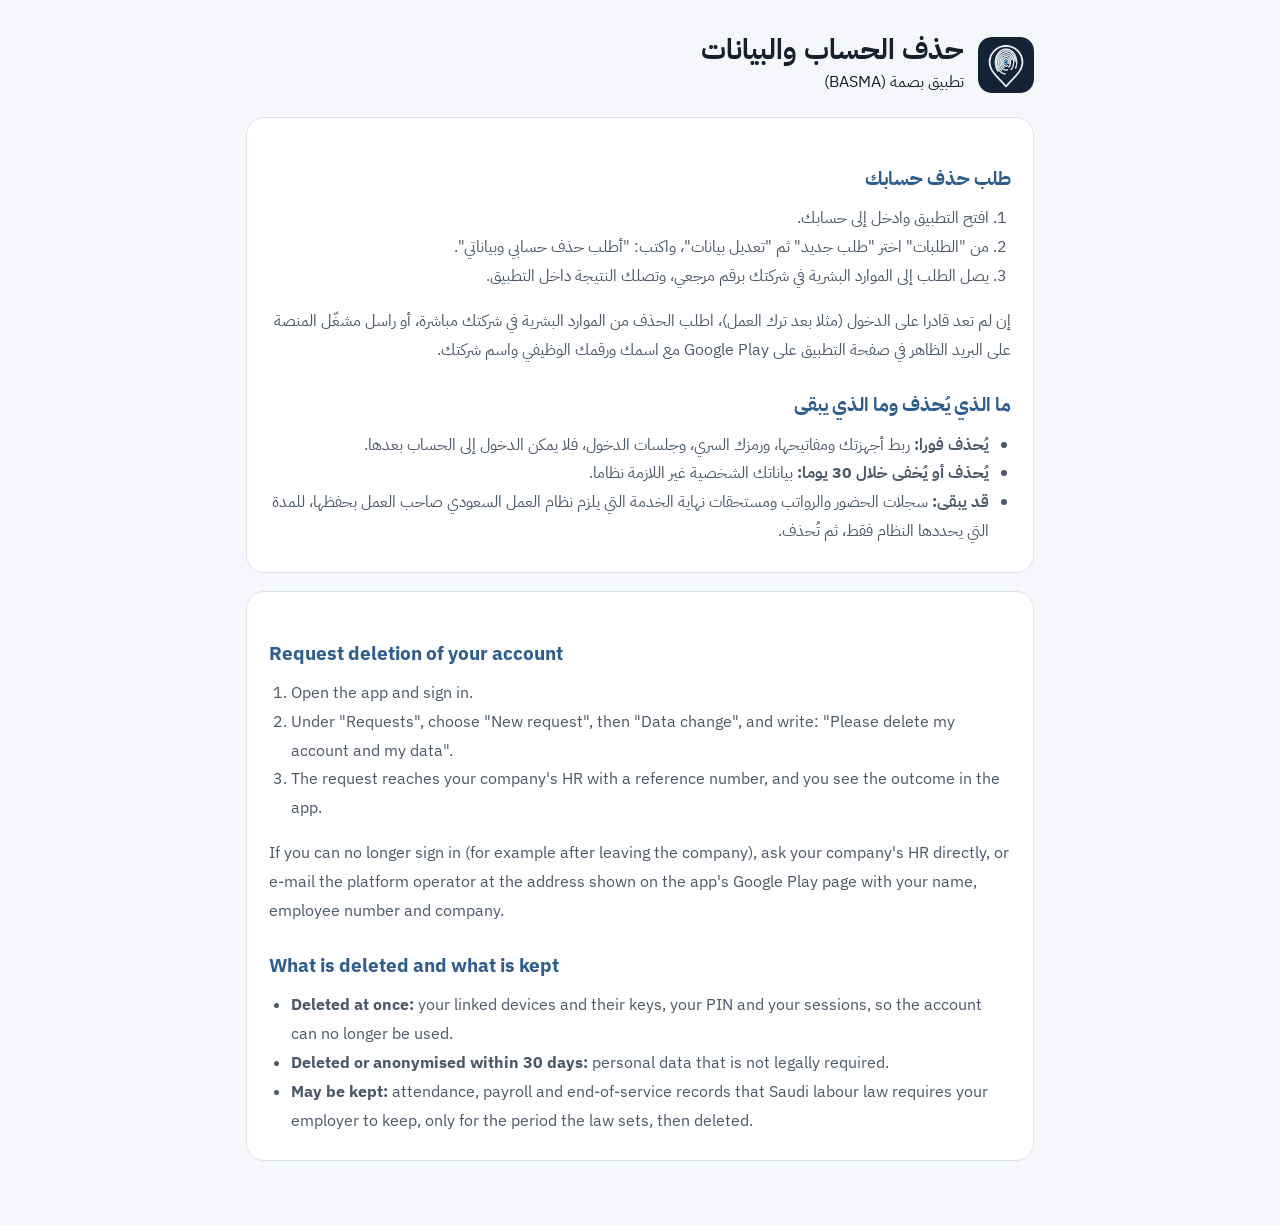
<file: delete-account.html>
<!doctype html>
<html lang="ar" dir="rtl">
<head>
<meta charset="utf-8">
<meta name="viewport" content="width=device-width, initial-scale=1">
<title>حذف الحساب · BASMA Account deletion</title>
<meta name="description" content="كيف تطلب حذف حسابك وبياناتك في تطبيق بصمة BASMA">
<link href="fonts/fonts.css" rel="stylesheet">
<style>
  :root{--ink:#14202E;--ink2:#4A5868;--line:#DCE3EC;--brand:#2F5D8C;--bg:#F5F7FA;--card:#fff}
  @media (prefers-color-scheme:dark){:root{--ink:#E8EEF5;--ink2:#A9B6C5;--line:#2A3646;--brand:#7FB2E5;--bg:#0E1622;--card:#152131}}
  *{box-sizing:border-box}
  body{margin:0;background:var(--bg);color:var(--ink);font:16px/1.8 "IBM Plex Sans Arabic","IBM Plex Sans",system-ui,sans-serif}
  main{max-width:820px;margin:0 auto;padding:32px 16px 64px}
  header{display:flex;align-items:center;gap:14px;margin-bottom:20px}
  header img{width:56px;height:56px;border-radius:14px}
  h1{font-size:28px;margin:0;line-height:1.3}
  h2{font-size:19px;margin:24px 0 8px;color:var(--brand)}
  section{background:var(--card);border:1px solid var(--line);border-radius:18px;padding:20px 22px;margin-top:18px}
  p,li{color:var(--ink2)}
  ol,ul{padding-inline-start:22px;margin:6px 0}
  .en{direction:ltr;text-align:left;font-family:"IBM Plex Sans",system-ui,sans-serif}
  a{color:var(--brand)}
</style>
</head>
<body>
<main>
<header><img src="icon-192.png" alt="BASMA"><div><h1>حذف الحساب والبيانات</h1><div>تطبيق بصمة (BASMA)</div></div></header>
<section>
<h2>طلب حذف حسابك</h2>
<ol>
  <li>افتح التطبيق وادخل إلى حسابك.</li>
  <li>من "الطلبات" اختر "طلب جديد" ثم "تعديل بيانات"، واكتب: "أطلب حذف حسابي وبياناتي".</li>
  <li>يصل الطلب إلى الموارد البشرية في شركتك برقم مرجعي، وتصلك النتيجة داخل التطبيق.</li>
</ol>
<p>إن لم تعد قادرا على الدخول (مثلا بعد ترك العمل)، اطلب الحذف من الموارد البشرية في شركتك مباشرة، أو راسل مشغّل المنصة على البريد الظاهر في صفحة التطبيق على Google Play مع اسمك ورقمك الوظيفي واسم شركتك.</p>
<h2>ما الذي يُحذف وما الذي يبقى</h2>
<ul>
  <li><b>يُحذف فورا:</b> ربط أجهزتك ومفاتيحها، ورمزك السري، وجلسات الدخول، فلا يمكن الدخول إلى الحساب بعدها.</li>
  <li><b>يُحذف أو يُخفى خلال 30 يوما:</b> بياناتك الشخصية غير اللازمة نظاما.</li>
  <li><b>قد يبقى:</b> سجلات الحضور والرواتب ومستحقات نهاية الخدمة التي يلزم نظام العمل السعودي صاحب العمل بحفظها، للمدة التي يحددها النظام فقط، ثم تُحذف.</li>
</ul>
</section>
<section class="en" lang="en">
<h2>Request deletion of your account</h2>
<ol>
  <li>Open the app and sign in.</li>
  <li>Under "Requests", choose "New request", then "Data change", and write: "Please delete my account and my data".</li>
  <li>The request reaches your company's HR with a reference number, and you see the outcome in the app.</li>
</ol>
<p>If you can no longer sign in (for example after leaving the company), ask your company's HR directly, or e-mail the platform operator at the address shown on the app's Google Play page with your name, employee number and company.</p>
<h2>What is deleted and what is kept</h2>
<ul>
  <li><b>Deleted at once:</b> your linked devices and their keys, your PIN and your sessions, so the account can no longer be used.</li>
  <li><b>Deleted or anonymised within 30 days:</b> personal data that is not legally required.</li>
  <li><b>May be kept:</b> attendance, payroll and end-of-service records that Saudi labour law requires your employer to keep, only for the period the law sets, then deleted.</li>
</ul>
</section>
</main>
</body>
</html>
</file>
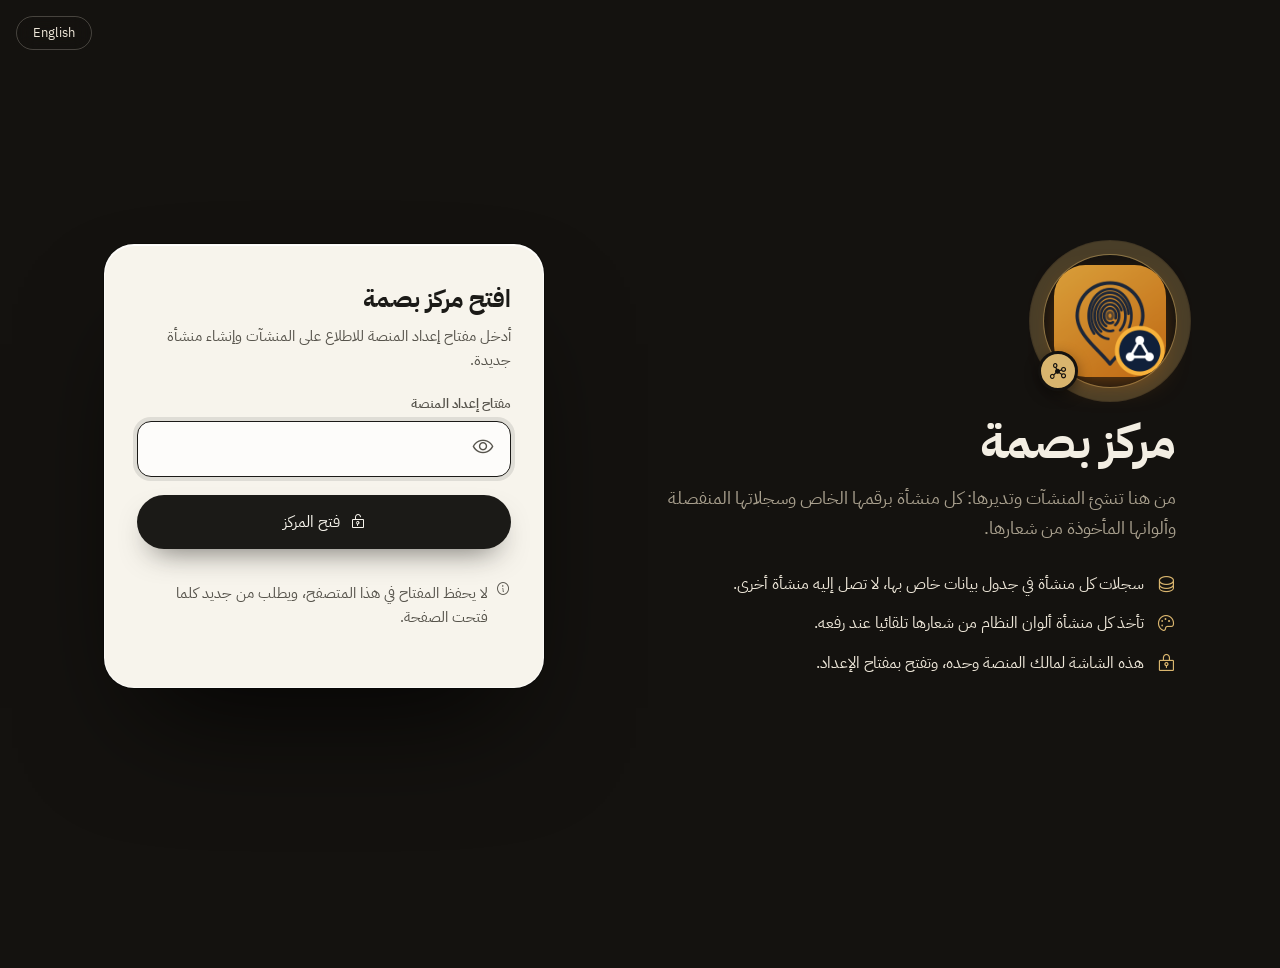
<file: platform.html>
<!doctype html>
<html lang="ar" dir="rtl">
<head>
<meta charset="utf-8">
<meta http-equiv="Content-Security-Policy" content="script-src 'self' 'unsafe-eval' 'sha256-rJGsYUkjI+tzYf2OBo+kLRw3znAJBXsO4qi02j1G2d8=' 'sha256-VnV0yV4qBANv6Xv5Iy5FscvimRXUvG9KFK2kP+YnuiU=' https://cdnjs.cloudflare.com; object-src 'none'; base-uri 'self'; form-action 'self'; upgrade-insecure-requests">
<meta name="referrer" content="strict-origin-when-cross-origin">
<meta name="viewport" content="width=device-width, initial-scale=1, viewport-fit=cover">
<title>مركز بصمة · BASMA Hub</title>
<meta name="description" content="Attendance and HR for every company: check in at your workplace with your fingerprint, PIN or password">
<meta name="theme-color" content="#D9730F">
<meta name="apple-mobile-web-app-capable" content="yes">
<meta name="mobile-web-app-capable" content="yes">
<meta name="apple-mobile-web-app-status-bar-style" content="black-translucent">
<meta name="apple-mobile-web-app-title" content="الحضور والموارد البشرية">
<link rel="manifest" href="hub.webmanifest?v=3">
<link rel="icon" type="image/png" sizes="48x48" href="hub-192.png?v=3">
<link rel="icon" type="image/png" sizes="192x192" href="hub-192.png?v=3">
<link rel="apple-touch-icon" href="hub-apple.png?v=3">
<link rel="preload" as="font" type="font/woff2" crossorigin href="icons/phosphor-regular.woff2">
<link rel="preload" as="font" type="font/woff2" crossorigin href="fonts/ibmplexsansarabic-400-arabic.woff2">
<link rel="preload" as="font" type="font/woff2" crossorigin href="fonts/ibmplexsansarabic-600-arabic.woff2">
<link rel="preload" as="font" type="font/woff2" crossorigin href="fonts/manrope-500-800-latin.woff2">
<style>html,body{margin:0;height:100%;background:#14120F}</style>
</head>
<body>
<script>
window.__bgz||(window.__bgz=function(){var t={exports:{}};function e(){this.table=new Uint16Array(16),this.trans=new Uint16Array(288)}function r(t,r){this.source=t,this.sourceIndex=0,this.tag=0,this.bitcount=0,this.dest=r,this.destLen=0,this.ltree=new e,this.dtree=new e}var n=new e,o=new e,a=new Uint8Array(30),s=new Uint16Array(30),i=new Uint8Array(30),u=new Uint16Array(30),c=new Uint8Array([16,17,18,0,8,7,9,6,10,5,11,4,12,3,13,2,14,1,15]),f=new e,d=new Uint8Array(320);function b(t,e,r,n){var o,a;for(o=0;o<r;++o)t[o]=0;for(o=0;o<30-r;++o)t[o+r]=o/r|0;for(a=n,o=0;o<30;++o)e[o]=a,a+=1<<t[o]}var w=new Uint16Array(16);function l(t,e,r,n){var o,a;for(o=0;o<16;++o)t.table[o]=0;for(o=0;o<n;++o)t.table[e[r+o]]++;for(t.table[0]=0,a=0,o=0;o<16;++o)w[o]=a,a+=t.table[o];for(o=0;o<n;++o)e[r+o]&&(t.trans[w[e[r+o]]++]=o)}function v(t){t.bitcount--||(t.tag=t.source[t.sourceIndex++],t.bitcount=7);var e=1&t.tag;return t.tag>>>=1,e}function h(t,e,r){if(!e)return r;for(;t.bitcount<24;)t.tag|=t.source[t.sourceIndex++]<<t.bitcount,t.bitcount+=8;var n=t.tag&65535>>>16-e;return t.tag>>>=e,t.bitcount-=e,n+r}function x(t,e){for(;t.bitcount<24;)t.tag|=t.source[t.sourceIndex++]<<t.bitcount,t.bitcount+=8;var r=0,n=0,o=0,a=t.tag;do{n=2*n+(1&a),a>>>=1,++o,r+=e.table[o],n-=e.table[o]}while(n>=0);return t.tag=a,t.bitcount-=o,e.trans[r+n]}function g(t,e,r){var n,o,a,s,i,u;for(n=h(t,5,257),o=h(t,5,1),a=h(t,4,4),s=0;s<19;++s)d[s]=0;for(s=0;s<a;++s){var b=h(t,3,0);d[c[s]]=b}for(l(f,d,0,19),i=0;i<n+o;){var w=x(t,f);switch(w){case 16:var v=d[i-1];for(u=h(t,2,3);u;--u)d[i++]=v;break;case 17:for(u=h(t,3,3);u;--u)d[i++]=0;break;case 18:for(u=h(t,7,11);u;--u)d[i++]=0;break;default:d[i++]=w}}l(e,d,0,n),l(r,d,n,o)}function y(t,e,r){for(;;){var n,o,c,f,d=x(t,e);if(256===d)return 0;if(d<256)t.dest[t.destLen++]=d;else for(n=h(t,a[d-=257],s[d]),o=x(t,r),f=c=t.destLen-h(t,i[o],u[o]);f<c+n;++f)t.dest[t.destLen++]=t.dest[f]}}function I(t){for(var e,r;t.bitcount>8;)t.sourceIndex--,t.bitcount-=8;if((e=256*(e=t.source[t.sourceIndex+1])+t.source[t.sourceIndex])!==(65535&~(256*t.source[t.sourceIndex+3]+t.source[t.sourceIndex+2])))return-3;for(t.sourceIndex+=4,r=e;r;--r)t.dest[t.destLen++]=t.source[t.sourceIndex++];return t.bitcount=0,0}!function(t,e){var r;for(r=0;r<7;++r)t.table[r]=0;for(t.table[7]=24,t.table[8]=152,t.table[9]=112,r=0;r<24;++r)t.trans[r]=256+r;for(r=0;r<144;++r)t.trans[24+r]=r;for(r=0;r<8;++r)t.trans[168+r]=280+r;for(r=0;r<112;++r)t.trans[176+r]=144+r;for(r=0;r<5;++r)e.table[r]=0;for(e.table[5]=32,r=0;r<32;++r)e.trans[r]=r}(n,o),b(a,s,4,3),b(i,u,2,1),a[28]=0,s[28]=258,t.exports=function(t,e){var a,s,i=new r(t,e);do{switch(a=v(i),h(i,2,0)){case 0:s=I(i);break;case 1:s=y(i,n,o);break;case 2:g(i,i.ltree,i.dtree),s=y(i,i.ltree,i.dtree);break;default:s=-3}if(0!==s)throw new Error("Data error")}while(!a);return i.destLen<i.dest.length?"function"==typeof i.dest.slice?i.dest.slice(0,i.destLen):i.dest.subarray(0,i.destLen):i.dest};var A=t.exports;return function(t,e){return A(t,new Uint8Array(e))}}());
(function(){
if(location.hash&&location.hash!=='#platform'){location.replace('./'+location.hash);return;}if(!location.hash)history.replaceState(null,'',location.pathname+location.search+'#platform');
var k=[
"TXVIhuwDPpgbO+VB77rSZbGehXMn1gCMJVzIT6",
"9uUASMSJ+Kdji4LoLk7zHpRSWu"
].join(""),p=[
"ocgTCQg5rL7jpVoDcjuSwy4MuQZQIYhGlkHR2E",
"Zs5r+HHUJKuuxuLV+hmGZuGdc8qQThxlDuPhvm",
"GN6yX+Lm1SZpeGZyKWbNd0trK7uHKUphRjkhfU",
"Wa819o22BNlE2atpnf+X8XpWLuc0g8knKsmUHV",
"c7Ttnr53381cUAJKfbvyZHRmVcMxvGYj4I7Vlb",
"/21khhrbZ8w+CxjCuzjEGnK79qbrS1uGnV965r",
"+oacyuJ5nxDfK54j9Ksum6YPi9Ywq7vuqkapx/",
"7L+7YLcDWXPDKYG6CDCH/BzQ9y7qGRMF/l1kmj",
"v6TSbbAeOoJE0+p364Cfyx1HdU5rpjNYEkudml",
"TRepS4KdMT2/c9sFOxhrMXl2F3uxcHpp1AcSKz",
"KO9aFdINiNa8l/OBHMGevzE27ETpOsKRk2ldAg",
"Z2FTSMICB1owo/r+t1jRcC+ZhEksf6F7oNf5TP",
"9h5B9Iz8+GW/ts3ZThC+MLXh2KafsM979XGoHW",
"rW4vHYPmjZ0mGOFkGrUb1DqRh/yflbcGuGY4BV",
"Byz4UQqBvYeQqpJOU2ZU84R13cmJsNfYb3lOhW",
"N2b0LjB9Li2UkV6IHCB980pkj4Xtz22+iTEV+B",
"TbiHsETxr+OztfD1jIdG0h0bG54/2tqdto2veS",
"j9wHFExBH+tEYFmkM5epBoKfpr2rmHsDrbz6F1",
"68pYmtN/LUs3wpwDyvMQ6a62dRCakENkxOoOsG",
"12X6HB4z4QuhY88K09LNVOa/5p0HC0LG1CadiZ",
"EinHGufLlp/eut1pGcTVtByvVGAhM08VMoH8wH",
"n/+5ZXJ+DiDFkQfuTNwhXgqV2r20DFLHM+qdYN",
"LEMcid1FjBfwkMWrSwfFetDigarUjRxwpWQfD1",
"BLNc6wU+UlHNAq6sxmWltnqvXdoCFgjl6xtNq/",
"wkE5CXgYO0bY7KRVzokPEJiDLLgiglJf3/SGYT",
"fbjLoGBc9hUjA/NYfd5qtWTB67xd1tAFO1q/bT",
"m5La4tB0EQLdMvd0dqBkY7rgURH6dxPIPFjzUF",
"wxOibaVM8usBG8q3BGgWzpsA6OExrs5wMtCuHB",
"4zArhsE6DO+hg+m+1eR4KffSOpAWNVnzpk6Vq3",
"XTFe6AwhPrGJWcPOrvs7IAiMSJAPj9wn0h0Z/Z",
"OlfAbtS0CtbtHO5v8TRMsiKhcTcrvOh0NvhnXw",
"xYqyY18Re9ZyUUn0IGrPOZPnH9PXNMqsTb4fw7",
"qeCnlDvvm1eUQGItBU77yO4xUwd8QvQh9GifmW",
"iR2b4isy6tOqoqeBdXwbuuyR1wY3Q53PIwrMun",
"bpoNB972KikajTCj5NRotEoTYmF+MgjlHjxePz",
"QQHdD6n5jIEJx36jrCITdDhCpjTdMoVnN69qVR",
"vLnG+RWQgn+CUBctKmFfSYIYGHEVRrUWqPXwmI",
"ftqzNrF6e9QqnBQ9FhOqWcwRXQ9CGbWZGQAqJM",
"Jd54WMNl4DnV5CmFEFYvnvL6iIvyyS91tsd8fs",
"YiIEPOcGnY+us19bfnEUWt2TbxbeAd906Dj9Nb",
"SCWJnuV5lzULyx0kHkidgX2VbwV1b5ERFxB0AO",
"ujZ/fXiyooIW+4AnnG/l+gCtc+D1yjvsDQ5Ria",
"GYmbIfsun6a3n6qKaEO4oR/XTKmPEGFRfy+fHJ",
"lZrQXvlgwpi2nt+kQBM7aYz9QKkV4IKTkXZ3gY",
"p4q+YaGzPBmQC4cuVkFqoKjgAQKCK9vVcY6ZD3",
"6BXDMqQsphIACAOf3s7VAGgQvGF1VPoHtGGGRE",
"1XO35KQA0w30/kc6x5GDMu3O6vP5vHDljg316n",
"pg0bikBskrAjxaWRJ+2FxFzl31L+X8SjTvRaJK",
"wkyU3LKbYccLJH7rom01EWWWYngbxxpNS+dW7q",
"VzDJLSyzTUcAWelaQoEK1mn2sp5LzNvj865d/1",
"iTffkwZZK1CPqlj/ZEkh2wDyy9un+P9xNyCdfF",
"ajOCGs9Blt4HvwxJm4cp7BHcmCoTc6Z35RwgnW",
"ElJ4kgFt1Ilp1b7nhhlYc9nliv3y2WiOpibLLl",
"64T6RQHQikgokuPb1bldeW9EqgUgxiahaBU0fg",
"sPlsD3CkUT+HZluoNdia6poofqYWedqLLc70ss",
"B9yCdIQxvEiAtKqFWnB4+TAIWBbWOrybzA2cgu",
"qQ6rNN5onYIdUiMsHVpaV2X09UMykE80IQn6h/",
"wbP3MM4wrgCHMcVYqxOVXDvVt5Cg+YgpRgg9aA",
"c6aTTaDC8TwMh0ssxSyjZIQFm8ZwCcmlxSr5Kd",
"ILCKPALiaS2ZVh1kQUUxDaQg+X7h3wcBl2KjFh",
"JCd4wNvS4T0SHrV2/R1n6l0B/cTaoIXOiaGPDW",
"Qqa8M4NUA6ErWPICRJkl0gWXf6vJgpfujpeSon",
"+HrvodE62e8EHQH0n36yizyru0G2HSB3HDPRRJ",
"YxYpocv/DdeQBp39uFjdDXf0TmaNbzV37IMwSz",
"8sFYmIK3VTK5TU/NuxLUxtCiYTJ4KpoMrJL0JB",
"fWwKykAnp7Hzk3YQsG1xNkIXT5A8hnrxLnZQyP",
"JkMUSTs9LwOgYr9YWxMeFL0ME1nPLZ4YsBR/S8",
"gSBuyswlGqsXpG67MThAeVIBbjJXEBCvIhQiuL",
"wknSxh7UMqjHaD07aB3g/ruAi9XDznc0+EMpSH",
"1WbVrTamjox31JmYavms4FuHOP+7a4BJfl8ZcM",
"uOznwrlba2E6ZwSmQZevOranDWMKvDGyB9Oj4c",
"xU09/EgD7Bz10c0EeD6ibXWULGtPnzqXj0tH4e",
"XOt9qeT6SE0ojKOc85Vb9wEMWsyHckAQABSClB",
"+3z0iSvkIl3A6Ja+Y0BrHPmpsVPiwZWpy3M9xS",
"xbjJKfI/mKZHxnavu/Oh2ZFcouY4d2zWwJeeyO",
"9Qh0dIX6m0DtXBURPSUqgh9Hm1ISwVnifHutCK",
"U9fivTi7T0lW46P/yyLMHIeLwUHxriHeSNqwpF",
"eZqC45ZfWjdiLNgAJVT2fuPjfDYdjS6T8YeJ4V",
"apZgh/mww7jZwHNPG2HwTtZm8DivA5B6cWUnHO",
"ZHnci6ZhtL+6q4nEBqvlFqP4xzJs7pwahsxCjh",
"bM5crWQZXZOVa6ObQB/gSoAaxQb7vDSRozAaaY",
"XhUhMIhQaAfGaMFMluZIqqx/HvLqYUSzEkaW0B",
"d1eMKJrI7OUWS0NgaiIaoXfNmmMJzAAX8hJLoN",
"LW0lmjvrENSiPFDVFbLUBL4DHGuGJU8Q+msuip",
"ZrP7y0D/rwP0OWpMZQTRZkN5NEMCEmjPv3S9cq",
"eP6+xcV7tsPPiN3U1Hk/vrRhg0U0AX9CwRa39/",
"+FCOq9SxeEdOYPHukbU5h7kGG7d0T9tfeMaQBC",
"wQJIukkn8ydDXa01qPoY2UAFhtNLvGO/I3jqOI",
"+VXAWdII65rdgqA+4N2M93S5u1c6jgRWehDL68",
"gQDvhhQMQOCYVmracWRIRB8mmJtiVg6VMAzAwc",
"vnFOqhssyAYEt0T6MSX3O8sljd6uhAv9Yhqzm8",
"EcDv8Mtg1tEhGhRFazGvr6p5ZLVYdBswyxnaLO",
"s5jf47Zpd51izou4Brg5HLfuYAloPZjgArNtmZ",
"1cpB4IcqReNpqmyp2vyzPD89cqt5Qe6si8Yhat",
"aN5zxgIUtaOPYDi47WkDIGgVT6LPFLiFxLCiZQ",
"azhS6njcvGu//6uGDVCUr2PqFzgloyA02idoCL",
"+fMfhtEQzf6roINk9IbQeWOC2n+mmQbYNiI+T3",
"Ur1yZLH9uOG/D7rxk67g0bdwfQVP0z2Y3fdtZy",
"ue72G59g/7RUZzUEcit8Hu3IUct2wS7KaJdvoI",
"LlPV2ALlH+AjB3X29nwV56anS3OlGvYT4Vn1A5",
"otqa9WV7kXBABNarSEQPXe0itIY6+zLvmVBoFj",
"fmFGft+1GJm1/Y5ANHdeG/qYKAdlM2AHvQnVHs",
"HXcMUTidOzUjQztVyqGxa/DtlY/7oH14vgtLzd",
"WBdghIHxb3NJqTQoYhaHXWS0hv5s9Dg1EGbbHH",
"FWLuaUgmzMBH5CL24OPpL5BHUdQty/Eyo0uCxL",
"RCAAoXK553MYwNXGba+M6H2p5borw4eakjA7UH",
"kw7WWRcMk1f993G9/Qp1OGo3xIPiB1ezXyYpoV",
"74oKMgVb+hIdp5LJVFznffGK9AX6AlveFhJGWn",
"SeCxza/i7OBsGpkLsvUmSoLzHY2CurNv3Bl3ix",
"YUBp2z4Reb1yTcqzcn7OcrmGABsT8YIULl9CDM",
"lCSXGBkqy+7HaPy//Qt11dKA4Et7J0kwICIVsm",
"N/PqXYRwjQ4116Wokq30Gxt7+J7EuHsn2HNORN",
"/dZAePhMk9kNGDC7VJ+CipuKC51IP4iYKPQjHN",
"kP9DAzVXKHH0hbdBi9txFf/KjkY8l2greA49HS",
"WRibPNVVfRjBBf+qLcOZibrs0nFIfeAMbkBIuj",
"7adNhGVi7JNgu1oVKeAQhW4oNc7voOSuynkUVg",
"oMVxW7jDHEtjWvESgvy0idEQc/6RjVPzbUcmmW",
"GMQlx7OrupXG06YzzhtLC256hBnANtkpH7AGGn",
"mBbDlQK/w1ZuTrh4D8Pe6DMle2vZNTzATMrEyh",
"qZZvpy3jLvYYqrv+TA6Hwm57aeKo7pkDiglN+g",
"PKvojRrNW81FourEdqDROHlAsfEamhEHoFjgRD",
"Tonj6BSarReL73RfMhqDBr3uzu4dAuS5gK7Lk6",
"E5dqJ2Dr9KEyR+x6/Bldmk1yWIhQ1knr7/atIy",
"XMdsaiEBFZhiVyYPL+MbXSAzdJ2XfYohimoLpJ",
"0stFyosgzATVenjOebdG4VwM8VZGT2QXsesXWu",
"E/sqwVWF8n2TtD8YUWpYcqpgfk8gxt4oruZX8h",
"XoE6XRvDaaGgPzPsWCsLAh4QaUBc8/hdaBHL/i",
"dlrtpqOYeq7Be41GXI1Ost/sawGcGuej6eVCmH",
"alHthb7W97lXPYqBRiSBIKV6h7Xq5FrJrh/iqq",
"l7fzPPGvpiOTTFa80Aa0rCU/WgMD+fI4ai/WPe",
"nNHgV8vcKFj5R2/BbmiIt/UFaUXguKKqYKNUwt",
"zxZIzhAe20hRx5n2LTHADzk7OfTAGOq0sAJsnm",
"/xXmESxTf7lSw08aKko74aVeULwPIk3Buq38Z1",
"0aMLRThP69cpUzhPu5T/H5E69MqSDBwG9fCafD",
"a7mdJqNosfQAh0d3B0SGtagPXNJ667yOu2tK+G",
"mT4c2sl3a398oS9Zo1RnuaSEq6AMX+2ggEh1bN",
"sOGMZ0vnyVyPt6VwbUgxRk3Ob4bL0PbU6LZUvH",
"udq6CzMxEXbII638ZUKX3I5VDqaItQ/RqB8eK1",
"owQ5BDe7FisvleHTXn2b097hqd6Y6YkDMZ5UAY",
"9x6DEgJ+pk/KZF9uqc35t0hIN2Pm/zR8EM73gE",
"4+vzqURkpceUkSnCGmUKJ5hqY9NQ6bzKdfZlZP",
"bCTKWS89EOHJTI6GR8eVV/T3CF2kLv0nuZyz2o",
"IYwDzX7vcbMlHh6lBZrOZM4nzmtwktKpm8NiGq",
"mu2kOTq6Su3GNaipHMWPMsOU9KAItrn6NMJa+N",
"yCjaeYu6NGbPGgz+mjkFGKWfr56miSOinqyRu0",
"1itO7US7vf2V7hLWeAFuhBug+00DUTTKkDvjLO",
"59RqaIggS/OnSdi9K6x8deoTYD4lS9P/fXycb/",
"lFu5wNH5df2TiAN+GtwUYCv5ra12231g1x1ZxW",
"h6JWwilUQQWIJ6UA0bGWSSSGC0BWFXE9Tnmwnw",
"3f5tuECVaPSJf92mcKL6OR8FEPPfTo4APJUSWi",
"lSsCj6ZgJ/cqvHLT1PCAvNfx8JOPRxGONuAHyF",
"KCUOszkwoRGEP4faqM3NKy9yE7xkXOCYfLIcHc",
"GKb0/FaDMCLdr08h7h1fZ9rnuIRUfISXEQnwZ5",
"3UodZMsuEUqYHWVMRAIwhUnEwCrSmOEDVArRI6",
"JhnoiNNgAv25KyLRtuXN33PawYtRdt3U7BMz8F",
"J1pUu+WUo8jRL1FVYk++cJZ30PI3lipQRTo3G9",
"OjZSaT7LrAOcGUuZANlcTNW86BxeOiCndR2Mkl",
"C4H4hrS5jgxd7sWpdFkLU5fVYa3vgMHgyiWWn3",
"SUnnvYJ9PKlvaRpWdoWR2bm+euO8d+ZJI24tbQ",
"HO96WqhEJY1cq7EwIfnOUDqBAHkGXUoYMGHGmc",
"oFT9qDG9nU385+YTslivKtsM+Kx0PVJ8JPmZUd",
"Eh/0lK39ZFvPBXd482HTBYHEvQgtUBVgMKcyrv",
"Ho+Cu8caxnhJgtcBn/uRnGq7EA1aGNsboeqzig",
"oNb6BbK1FxiApdJSayh1VCYKe77cG2GC4Iac4H",
"0ejBCZPnVqHJ5uasr5xQbHSVBFHq0ee2ks+WAl",
"qYRfXC1WcH7qtx2uU7vaf0ZRFKhnBTEjr4pdIY",
"T41ugG79SuXQa2D4Yetm9zFBCEWtKQdl8Owj6Z",
"gTO69MZTqWDLW7pQA/NglEKTtJRWfCdsyOehic",
"KJif+ePop6Wz5aS/+GslxorSfJbT3+P57Dqzf8",
"0+pkdj9oB4w2zMz+ThFTSonpyYPiSehobZbCdz",
"RbU0rWbET6FDNJiMLUzhSIfFy7F/sbUL1ry2xV",
"5Rm6vT8ONcCoeKJDU2r8aN71c5lD6OV3USu0BC",
"cTTYDXVpWrrV9WuSYNPE5oC2zTSFv6Fu4Rp4SI",
"8V9UQ4nOsF4FXHaCOsbUJJxGzn7fATuzdB/buC",
"DsGPhdYpykGqEB2Ap5baYA0MPIWhdyqiLKQEw0",
"s9QeUJyjvIQtb/OhHNP6HgiGrwTEU6VgMtVk4P",
"jIybVa1FEILlPJoDpDzaL7KMnyfND3YeSL18C1",
"QjbwLbFRFNtVZX+2WKBXJXPlGUXz7lW6xOZcTv",
"oDfHNiHCTJGA6XlExEKu6S/EAGJVMUzLqP/h2r",
"ZbUCGTFS+gDQDkkLzFz/nlsNRfUlyydi61uMGj",
"hjEBRUwJHGhszP9rOVi7/pKphs/yaqM7hKEkdj",
"cNXrQB+jdh0NCcsP5CF7pG/nH8r3HpJxigyTnk",
"hW+Tlm2TK9j4xpaWqtAeiEID4AUEzaXEH40UMj",
"nYjB9cdhcayVJmqXG7WFeq6aCIwazRV5QSe0xC",
"fbp2f4UXG4E7nglMENHjTqbjkCH2ToJIcphs78",
"6QSxexVhgfWwVKFKKgcJjRUg1IrxIX+ln3iDMP",
"rGKxN1lomm4/pKDWBJXCHDj0L0vRByV5MT8MTy",
"VSZbhDIIurseT86QvQNdr/rnOK2LsuBmnI/7e+",
"yqTUvLOwXjMx/IIrjXFGQpBuVXnYq4g1AySed0",
"qEVyob0PGJt8o5O0Iq8h6Wh0to6BOei6ty83QS",
"aUL8P9qIdR+ocGMOyYYDtpmTTk1Z8hPTUbc+UJ",
"BE2onBZW6Oc4kmSSeqWyeGtpx74mqtYrDaPzOd",
"ufnW2OOi70lV2I21i4XR/XdDLNusSip9EU45tP",
"BsAqflErxSiTd4NL37g3XSP4P2XSOJRtDp6bPQ",
"ph6Soiq/KHrfjtioAdYNsed8hnfZTIuSjlJiRh",
"6MfDYIjDi1ch3lT1gmA3UnY6t4skcyymizB6nU",
"UUWknxQRDI3ckSnHaKiBDAnuFx5zChJjqTcnzu",
"i7jst9TsyZ4IN1lxqFX8WB1aADobBRxplw8KX6",
"Ao/3zCVdoRdDZUDf5rHtfVPLz0/6z5hR1ISjad",
"T/U38BOTGt65UNFV0BpPCKta1AgTZLg0S9bv0C",
"YCiBzPGyfzAXyaye7WwEGXHwQNSrVqkFbVfyxg",
"WmylU6po4VYTHjx5OlpT1+4K7z+jz5m0gWQyA4",
"pdk2xNRUC3l0oLTIO6fHLZKFsZuuErUjTMjMO4",
"TEaf4a3kC2kLypD+L+HuuyCHlKQnGc39IngH9r",
"RRZfPYUMqZhTE6EHDQSpmgbEdRr6ztleyUgh9f",
"YSX6WcrJkPMEEPrbUFeXf8anQHuOJMtmPkBqFN",
"btflcVeRAHQzuSkUvM1/SfIgi3VYA+dKTc1b2q",
"WIRyXimgjGOAG230tUOm8oldx+LX4FKALojIC+",
"mFiVXCdbFslalLt673668pEGPfFRokyOeAi/BP",
"OQX+mFNzapgzxQ7fdYV1+QMCPup6duWKjY0olC",
"srPzoqjKSBCwRz1g9CnE0U81ebTctVBjVk3AAA",
"6PBoL/NkI7L2msGBEXzdaya43b7iLh1sEMLLYY",
"N0rekbX08UrVisE8HBvyQTHB59D3hW3GevXcRQ",
"4bdX+IhJH4kHcx+7vaFSUip9JF3alnxz/uHKJz",
"WEPa4KiS/N2c3t2XkX9Mtp9+Xe8kzuOjTx5i0p",
"ElXEwi52KhKrkS6f96BabqJFMPVeQl82InUkNw",
"wbd3dDy+9rcsGJPqN2EbH7ewViYH6YLncPPRBo",
"mL7Cp+dkA3iY58Emm0v0Bo0NaefqCaseEOkgf5",
"8IbeaZ5bpYuOnFxjE1xUo7gflCy1MlBVe4NeHs",
"B1oUTOhK3OYL8BuRfSCLJWjXes5aQUoSX93u2P",
"6/EOO1nobARuao5xUPziCZAZV+YeUdPV0bovR5",
"tCZ+GfmhGbwf3/pjYUBruii7ZZ1EDPUEUdDGTm",
"g7Lp0APa5xbLfXSzs/gECB1SLXlgNo5K1TjeJ3",
"bD6kiaQpT5xv4CcgLjSIQHnnSRiBJrojQoqh0S",
"pelZV68ppdDIjGeIXIxHIjxIKWYlA6vdR4B7Xl",
"XdDg4lUdsojjQxCBNB4nW4PdcSyIyzVi5W1V3z",
"oSVl3g5tQ9Au8FHHsRTjPMQ/4my7ZhTtKoscpy",
"EqRnJeohWA3+WKFO0DJCoCCQi6eSq1aUmgf+jC",
"Vsjd+5xfnlJjk+vm5glAupdE512qKl+s/e/rcw",
"NndAcE5UcYN7qBI67z4bcFraX4Pj2lLBV5EkcG",
"RIJo7KJ3xoDzeZN9V7Co7PryT4dycnkrrkoi1e",
"1ZL12XsRcfnodeRUS3tDI24G9EkZ/rhzMe7/Tv",
"WndaCWUujLU1Kgk5mW962GqSG57eOqkF1Vulcj",
"h/OK5DHwHB2tDdNlHbOcufbZP+S5+BlCX8IWWk",
"DCHzqvdTXzFAfYW9klfhBOWiRpIhDD/cSSxQhb",
"FXPMyTS27BFbKC6zi1FWAVGudPV2l42qVCRlWS",
"RfvIqB8VJrCPgnbJ8Z8qSdwsIdqOT39sckPuIE",
"jHIO5oZ9JEHF6A71wb6E9EfAv/5ms0d4CROEUC",
"70CilAY+rYYeaYndnueuCLW9eAMBpU3yWv+XiZ",
"0eoalweOAHyohrpNhnhUO7v+2DIJLbTv1i4pkB",
"oOqChBtqTT96flN8kvFyARg6xiui3z1gMihtn5",
"HksoOqPYeOX8VBh4WkrBM8Hlss+n1D6UWjSRa5",
"ZRJv1NlaIjswqkSlIeTYwUB5NXQl1WxzAYLtN1",
"biiejFcjT0q8cDzXsLp2THMkY2lk5iTGslji2p",
"S9xXKCX3Xq47IzxVAqqOnY4pwy89/3+VyE4CSy",
"yBHnoJtYNnJDEWhJvbrQkGT34gi8jOyDWL57Q1",
"SaBocA2IoQvZTY1wbnK5G91pc+kV1j4HI8nRH5",
"M3mmtHD6ml9VKXj2vWDgZr7WAkqiDvCdVyFWhZ",
"baM5uMGqI/hav3qb6QQnKXUf4ngU7vBM/H3UNk",
"ykogjbGMIsVsTREUr+cc4j6JCOdquNmWfOYj/z",
"mtP42NYGOnDWD0mFfvJlPFNo2aG39kWcmJHs+X",
"goEHXalAe3LdKcEKxlt8zdoXL0PHP2BPr5SlNO",
"YJPr4i8X9xg0MzMr4kRJ+30wzH3CfXRWSh4XaP",
"C54/6yiSmj9bVcTqxmQn7KUXiFS0K/otSPbPAY",
"lhcX4l4mcNCpQHEwx5c8XYZXbtF1BqVnbWcgfE",
"93gUlYUtMPOjSEdnlVDQKOCzNgdVp6xLZH34Yf",
"dWbe5IQ5BIuuGZAze8Idw8Lc0gh1DX1PqrFQlF",
"wKyCjkIbeNGTspS+McyZfDIE/qLdmQHWRPRQaz",
"h0ys9U+nS71xbT5tr+qozQcIic8LeoMiCjfc+o",
"65ymQnH98y7csGE/vmj6iRszk/fRAN2hiaCJFx",
"Q0Nhg1ukcH+OhCGCDzC+3f8gjpIOUURo046IQd",
"vadKKhSOksDJcXCi7nBHk4n8/cGug/jPFWp+9S",
"ofQYNOCbzo3GY4lt2hxGNh4Xh9Uzpv6qbBbsJF",
"i/C5m6fB+kULPu29fIMxnxPosmej8LhBKq0wbM",
"pC2/+Mo3nxIeVaPX3lO9AJkxyrU72IXJh4+Ho+",
"lNemJcKCS9uUdy5Wf0nl/6ZHm/R654jlBWsT85",
"TYMLwNDRLg2vK3qTfRoHSVWQMqXEUgzsWc3PFj",
"HxFsYU6v+xViZsbf5jNNZKOcY2caVC2fP5ZjZ5",
"5p4p7w1NM6LwiChKXUU3dGmNHBnlgkpeeNkhX5",
"q+9JTzXATQfHQoSCF3ru1YFw2uvi7Jg6vFaacD",
"sxB3b++PiK5nOKsDXGwJz6gK5nYQhVrFgU4fcR",
"1GK/WRqrIstjgIra3ADhgysR490FBCUmWmAfVT",
"1z/6S0in8K+gJ7fArTSe/0iwTbhDsH+fvUL6jy",
"D4aP74wR8BgGrSQzQHaOkB4u+Hx2aj7W/F2rPW",
"lRu88xlUATyj3WSt94qhjrESRKrPUla/PKDAsO",
"XN+ZzmNM3qmDrlm5lHV9XKE8oGvSO/msERfuas",
"vIxgmlfNXAsuLalWaMYEtih5fl3k6XJQTSIyKq",
"lDEDFQfsSv5PPbTUn96iBM0AjHk/ZPimtnW2o8",
"a6jkkkCzoCiyw2cAkBhe7hHO+Qm3U7gRTPxnJv",
"/2NVVcjjjU2qBQE+nBYcOc5X9Bfxbr9AYEqIQq",
"x7lcvVR19DYe/dI/BPJg5d34/4sSqTPCub4JHQ",
"45tq6x+AJyEa+yoP53c/iJo2qAqxDrVCgZ+Hjv",
"X9b0Awp9PI/VbNky+o3YPHPKYw+6IYnEqRNOwc",
"LdGeJoeyEpZIr4p/eyCtr/q/oVaEIDcok7LJ32",
"CSMmaIj13e8iVv5vUGzysoly64D5XvE4GFntF+",
"zVHkpTe6fX6xALnWAErZgTHmR/S80t3P7rWLtC",
"4LI0bA4rUxWXAZJsPG8mRBcQ2KF98jxs87JHIG",
"jAj+EBqYsS2K90ECgFvV3efJViInZFDzfzdhUi",
"RkrYJV6/g/8rE2daBmWJ+WIhxjmtNBnemNnvei",
"7yegghdEnGK55URJ774hKonzMeXETcBco7ZsG7",
"tDJUU/IN46AlgskEEX0Nnn3KMmsAn4tFWAKttW",
"x+hXx81lvvHJAoqrhLu/gmhA+2DeMCLSNDPeDd",
"Kr8GszlI4OquPkdaA1qh5moCKlDrpjeBZ/s8cu",
"Lc2W0qOL41QyiNmdQF1Xl6SNRnWbPweWRCrpEp",
"+taxQ8zAySC7ZHk14Zb8MQ73zzmZjlc1Gmzj+6",
"QNECb/HnJyJa5rSyq2cTYAXzskU0Z5V+pcH0SI",
"e1h3QeRnCaXPvd7xp16vsyBL8BF04Z68sy6qx8",
"X8Vc7HECKNKafnP9e6EBu0gMYbwVegH0o8ugS5",
"x7U0udvgBf6H+FfFwn0w4IDj9RPxh4C7TWkux/",
"RaLgbROG8UeWuGxQ/JChmjarbVlXrQ+qmA/dy/",
"xaaJtzO52zYnErSzsmWMv/pwYgJQ0jriBeapT2",
"XC+kmD9hrIIaegEC+ZFViHl6VSM69DptQL493f",
"cjSGDLHe5xlao25cC7bF446BrvVB+WDCn2uIKu",
"QcA1qLhiz5LlnDjn+xQcuxpA+XAWHlRv3yMzEZ",
"hYIr4NDNv7lS6/C0R9ThX23/B1IFQAp4uqP0ac",
"U4ryBdGamZZjwjVfY0LWswPkPNIXMe+E7VB3xK",
"vHqLYwaJ7UhkqKuGl0lkZtPHnnnYfvwqt/7UNe",
"uUZx2pdColfyKO80cL8i34S0G8Ly+8Zn3ITSGG",
"M05MfWZG4OLOn3ccFXvFtJESxBB3yhhXjQcKtr",
"eWo/9ou2eGU2AYlodJ3qCbpD5TPjbkWxRi8Pgp",
"Kgwy+zMjFbnCkWv467rd2o4W9Rs2wrX553rG/1",
"uME9+msfDgIHY88RXPR0UJu1V5aZVpdUq4xSRX",
"34PeEjRyAS0yevQdtMDd/mxi8yaVM1oabUsCh/",
"OwBITXgk92R2OPO9qWOe9/HkTA/xLNTjgS/u27",
"3SYjR5ZDKrcTImAVOyeOjM94VzNa4nZW4TBjJo",
"AR2LMoffIZ6OzHgDn3cxpYxBwB4dxUbUSShQgi",
"ATteCLL5KJxGvCu60WSSoGA7c4vs5aud4Kgd3u",
"rk/brrteqcqETxadmW3Z9BGQVXSOznQ+hm7jzT",
"fYuqVx6sWhaDNcQweyiz0Trd6F8jEltuBPfksk",
"++ZawoJ3Mv4pJNWlog1ihTb4kcNRj6niq12tly",
"P1YnW9wBlPEaPCwJGxraWI4IIhMLVcK3NLSDmJ",
"miiAyIziKVY/G6r7x6R1AvP3q3uyvt+aiUY4oA",
"B94mqfwMdTY/qUWoemKQHHXaEawTaItQjsccpk",
"i3TkeTPsr1+K4s/ld/v2odtBJOVrHVQ2z85TeH",
"dv5ecL1vPKoybJcJFSjDi2y9FU8SbRgFmLmC+F",
"qq+/WBl/XJb47jspXswEQGVdKpTBXciEV9pdCQ",
"wEynCbVmSw77udLKYTPamz3dxWzPdX4gwHkzMS",
"nFBDqyzIjKn1Y1ONHrhWi8LSd08fwGSLfapcwQ",
"U9JPPmjHWZXPdWwYqj26yqZWFuCzvBZd2ziapv",
"plnzu08FTdws3Q5wnoS43IfkrEnxbP3qGlR/Y2",
"LZw/qkIMZgwuFuopeZjRpn1cLAGoE/Pz8Xzpia",
"meNmDhsVkXEXlfFULMmMcdQ3kjz9Hrf9FuNrHZ",
"TqZ/UkdJE7Qn/ZmzsoER2lHdv0r8euitcDCYLS",
"VoHiCgwKMIgWH4A4KZ0S8maghlBrLRMZggS4/P",
"8ARnRxtckO8ZN1rpmwzcG0ms2ocoxW+Nf+77lZ",
"HLhK5b8EWlvSkU+Mpkv4nZfpLCJl0yL1UgIm4T",
"zR9JS4DcFxxKSjbAsL9CJPpupcBIJCAS59MPg+",
"KOQEJoZQl/MMoETkOKRqvHu6PVr/2pA8cbGu+B",
"4TdJGlY9ozA2SIlm32QStPORaDkKiYjvC7DN/K",
"PbJjU0b+eQ3BxRM1Hka39s4i8WEtZFTsJwfA2L",
"JWh4MEomI99Er2XVxF28s8LIOdx5ytf4q/0Xx+",
"sPtAemK3hd3DoigYVVBXuFbhsEKlc3h5HBkSLp",
"QcrgkgC0SYCZ3MT6VFiGuPo/IVtiDTJPYJmU/j",
"2/niRTSl+o6mnmGr5HsMCbFxuMhNuvkMm891rH",
"0QfsrQP/w+355sY+a1Mw0vvGlz6f9MdVEAIOAA",
"sGE5Zm7DESFapDVVLwFLtjT4zpWBapG/WY54/b",
"7oDDbRBWUOqeWY19uyBoKys7gN01cTwOfg4lHq",
"Ct7085xF4dkLsv62km7Biq/NEjAQ8FrHilTHf2",
"zCdJQShwfg0rzwa+kVWCbWTfkZZgi+eAwKEozf",
"MNlIX7K+bkmsbHk55Q9We1dQXEe4H2GyDrsEJn",
"sFMfqyWK/VRjySUPt2oYjSVbbkR5O/n6TNuNAv",
"UvnIzRyP3ttdNlgATaIfr38CxyVhu0cB/hHuXo",
"bk8fiJkdYjDUu/32bHNmVyb33h8zLtl2/8loTo",
"NxdjUbKjgitC3W4gY8DoRRh+i3f91oy/qCp5QR",
"Z3YEnzzeduIdn3qGSBPXVnWcrsLPbtA9r9juPv",
"TNuNHZSASX+pgmL1ZhHPqzZUaeivnLnopAZa4d",
"tolxLEhvgI1cG9Ums2H+zotAVLZJvBhtTpsLXT",
"5IIEvZlXIVi0gcZ+0fi6zKo+qiIJh1o6ZcRmt/",
"k3ciCB1618+2pHGnx6GcXhuEIw5f1EXEohDWVW",
"/0vfw6BNERu2QJLwkDdYlXcbZVnFD6qaQDO4O+",
"9HGrsqepfaOqxKYIYYETcFwWWvYD1T4spH90Q4",
"pCJmnN3U6Afp0OaJ36F7XTzGXSJvkz2+9CQq4e",
"4YtmvN3M3WT3BT/HPQcm2mbv+mLzL13Vwepd9B",
"zLhyd2Fuyx38ub6C5RTWb/iV3licNsRougXJXz",
"vKaq4vk5dmjBH8kvEnoqd4rH2blf5dGjuIuTNl",
"ZaipQqSN3b8XojC6uxYCc1e1QuzGK4blpfRkIl",
"8lb8PoYYjAxUhnYCOziIhrooE27hgx3lnWECpH",
"Qbz7HK0BvUVpkez1ei2xgKmawtgIulFc9DM2Kv",
"8ile4UQK9Ep/9oi0+G4iUn+8Pl1Sao80f9W1Ok",
"I9wGCs10ryyqEos011FRWIgZ/y0LEn4vAJpMF2",
"ZVahnb5z02t+fMEP69cMceUE+h9PRwpj01+jnC",
"iEWZoW2Jt7geVqzwiu0OIxkshW+jlhuadA6c1X",
"BGJ390XY6lGxCLL+zbdHDXEvE0qyPk5ijgQ2b4",
"43fdTHhCqF6M8Zb6EmYLYDku3aMzZn/jGS856W",
"vFLo4BMUpQ65QV1bahA+PXzeMYfjtLf0k6bY1/",
"8Jo6NWWfpebW7YMw419yowpqrzCAv5MUff/B7Z",
"kgaNuYaB6g7RJ3ZdWwB5wFiD/wsQEOtoq+cDgE",
"Ea9IX2ZtN/Jgq9uxrSyUOUWh7OqkFdcJKW3/EH",
"Mh9Xet+dtCABnTtO3q3mH/ouCG6MAWnKJA7tiR",
"DA3Cqrq7lxYG2b+Rhk4FkweDT8nsyXrIeOrRn/",
"KMUz9/a1qIo3pRSILi6OlFMarXrzPoE84K/kYx",
"dwswywSQ4vCthxThtS0BHzjZgS1GvWqoTEipWd",
"UGKp0kkGukgCWMXwi3qJ9Q6R4MlUwKq5pDriQo",
"YFKPgi2rFTrFWxPsELk8d2y4PR0AgL7AaFuwtr",
"Egqdqsi1SHp9bjgxjWXB9mJpQUnTaxVj7Kv18F",
"Z12RFYZDQN8YMnW+5HACsyrYrUpdoybjOfIGLl",
"jhcW0h7JvkklQ0XZfR52jkIyeAjp7nshtMqFn/",
"7O39+HVMlCW98FU49/IWu9QTXnIDMC6T2Pjn0f",
"YDT6qXtP36sK3MgO5V/Hy54XBjRGWbZ8UpZRvF",
"77WzC1cC2xgGR7xgO/KRBZIivF0A5tiC1T0D9P",
"ooPQpT2lfkqdcK765E8apM5i1nUwYCL10Nk+Br",
"0+yKZzVAgK4ALbtonjd1UgqWIZ4x3DcqNQEfTR",
"ekRZetvAoJ05f5v2WAbCYdeI2fxABJm4j+NcJg",
"y1UoGp+ZbzWe0CkjUSLiZpL1hT47anFsMMF4AE",
"QlO+lwt0NQvtTP4QwTXN0SSP1u9iruTQxp9dLv",
"89w7bAleeIH7GduwvDME0BIPJhRmagEkkZ/glZ",
"da51XeagahbxK62F98foEurpAhJxFPBDRrJr5n",
"MvAeXGw3ELuJAEQIsTF8enCcUAdEW2lBnk8kCk",
"pTjnNxDhafYusLEz7kJDkqqVbz5+Du0wzfpvD/",
"BW9ApqkiwHE0k20zCZgIBVQlbZlCbNaMHFj/Rt",
"nOp/PcJBJMW/PDNrK0SvV3RhFzrTtR48pQuhQV",
"J+H2bV4eKqigYnCg2ZfjHbO36LCKSpX1Qlq0Zw",
"pbYI6NqGIgEkUSGW3vRw2eFUKMIdwmPgQNsB89",
"snj1P/dGP66bCjfWVvMQcSj+fPjWFE7Kc5OmOp",
"myI3nDJMYlKoPmgUSa9s6ggTG5MMK3Yt/8tQue",
"5hLq1fvL84w+NmqkE3B/s4U9M2C9sLc6kSrfM1",
"Yln/EIbjxGx3pB1ol219jlRR2FfgANW3KPiQov",
"xe5IjYp5N1pxvphMsu0bMxqst12TZw4W6BOoSL",
"tNtsvWf+bsaKkEsRd4e6hz6vYI7jJHRZGdEWjl",
"TbENt6KNi9lGJP5Ld/TTVzoovu0AatnVDz2M8f",
"g/rLO9aY26ZDzXF9OnK2pc3bdDG+L//XmMjXcF",
"ov1YhGR1048mrlS8Mvm9DBmkFciyQjSr7CoGXT",
"jo+xguxXvc+30qVcKrj4Ivpi46IsdVQotcssdD",
"wtdudZC3Wp7I0fvTbPo3AKyDvTHaNhLYHP64w6",
"wNLwGq/uAsHbB8fc0ti6EAZzEnVYc48P9hYqrd",
"zV9KdjOuI0jzoZ86ef8vqrQ+0tmyXApsJ0lcN7",
"zBHRQ54kkhRmFZfqMQ3uqh0MeWAK+2KRr7gMFe",
"Z9eyvmw1ZGfjduSXfa21LyhvvVpurabyn0g5el",
"Wr+tkqVSCg27flVbRcdquFfC8MsjLVwToiVCmw",
"yHsOi/DxIxqUT2QGYG+nnlRcK9Tta3Ih1ElNzt",
"r9iFajqaOY8jsmx734/41k2gK19Moxe0jxpl7N",
"YEhaeMlMNMEirCThb6vNZlcBwxPTvUq5qoESOj",
"4riYYvqqdYMBxB7UTE8XPHDVgjaHHue7rLW3cq",
"9MDrze3ehgqmRlgoXZSu5zCYqQ+hjQCD/e+2jZ",
"JKLv+GVge77aDdJt2no7wB51duu8pFSIPERo8N",
"kFVORMIB+rbJfOHs09NKPPNtK46PXn/cGRKgGu",
"LFxTYtLiyFuscOOs5pk8y7NJIE0L381cqrG6AY",
"e0qbARMdVwoezPwKyvvfM2U5Nc9gtE902EYonD",
"a7zMNYWM39FRAeyPfry5OV7WLqsabRp76ZMaM/",
"bRi4LKrFsEdKj8/rIdJkNZmhJHk0ggSfHypjZD",
"UNbPnjLVIJyq0KIi30nxM/tlkWnpgcCKlQRMTD",
"o+WJT3pBSfNt6e7hX0oXA5VVwI4Sg8CMbsF+tG",
"ArbMhpqng4fM+fynixIPkjuz2j4pkc1iF2K9eJ",
"aYWJRyFczKzLkNLTt5St3CH5YOTu83giwGZn9z",
"uCgFgk3jvIFJw+AZnpOCQxoljm/YNe1OLdDoBg",
"UteZ2NP+h+ixZBWqQEe1UiOIRDu0pmyxYCKL40",
"72bbqK3m5ulBsR6CC8KP4oXvCuShIUlM7J/v/b",
"fhzYRjFJcjJsphorEy+9Wz3/WSkhHGyz1Vbamk",
"WdPPter83wEBMF4FZSZfudOgkBALgLsO4jMs8w",
"BL33bEqYP2yEcH9BWEUSeOFebsJ1R7RmAN5cn4",
"rYS0wdc94h6taiq+TyHepX0djGT6LXpun+1ajw",
"2ysmlO2RgvgIEk6P2IUc0NkMMguh1AeABm50xB",
"+W8CViC5V1y71RN2No/VAeeA0JfXgy8rXtSzZm",
"wz95t4Iafj5vLNiU8iSAkjkCyKZRMxn6zX7RQL",
"o0nv8ENVScC3pWlVhSiGPYfZNMTDWHZuUUqCWp",
"q74p/bGADg2GW4Ot6czWux/uyRfid1pnTN7EdE",
"k0ejjdPFKg4Ujy4vKyFajyAs1zy5lw7dondCcG",
"wj2VP6EIdiwer7WrQSPcru0aLmJbd8CU0iJXxf",
"+K2+X7jnwWC4qANIkgMgXuRMlQCqW+jqg5NQsn",
"rS3IRx88pGWAdIcrVSYAkpGIj45ptzMCin0xek",
"LFMZwpVKInaJjukTG6M20oJFsKLQPyKsYR44eJ",
"o8wG5vaMmfVJ5YiIiioB7e562s/F1TVNAcBnrI",
"Aopmtnv9QVv2GMuBIBjzbylZqXNDh8aFSnICxJ",
"qmJruuwBmvRYkvdHHu7ob0Vb9PvK6rf9fVL74B",
"M3iYU9N6C0AUjfOhttV5k/whK5Jj4ZZdhHNITA",
"TD+ZIkdeZhmomruEOClB09pgukWJT+x8sipVI3",
"GwELtE3lNJIEdcGV1hdi695xBuZ90T7PcCQ/MH",
"32/jbMr6wBc89zWZa7FTNRXuExW73W1Yig+0Ze",
"fE34MZ5qxPsn7ktZcYMpN1tOrKgsiBhH6ntd7a",
"cRwNyVWGgr+1sbC4CZF/EzTDa1jA2w5uYXI4sF",
"5N0vyAYw38HVagPe4+jEHfvTkveV9jkFqdmeKO",
"EyzEJbG9K/eGqnfv/wGHmuk1+RfGa9gNs92aKv",
"/ucIOzrB8uftxlRvWRhf6aYXdnZOrrIqlAGvc3",
"4ro0CAU8uxcf00WHmoyjicADxzKULDKnVtHLwJ",
"aqhy1noCdnHrc2HLoKGpHm8cF0GNN1xbAW3npK",
"zXqC5e/HoYPkgAY/tbDyWw1SVF27t9dX2dR7I7",
"EEU0ydry/Oya4GDrcsumb+GIcYtjTgA+UBLeRR",
"0cy0R+ZQvPNoD6i1q5/7BRDi845wfqlbkm9Npy",
"weqxpb0XG20XXA+ktToCAM2JDKGMP33SGi7QMH",
"DjokN72HAAWDdIq1UQca194vLDCvGL0+JjPLz0",
"6ATc4tPPgeOnW6n+StZxu1PTCJdeAnpd4bqwmP",
"8L96JaUh1uyeGtWB2s4oFnJDZbYbw3bQNmp1jM",
"sfItxRxHWx0TBrztq/UdjAIChgjSWqhkk/tnvD",
"2t30BsLvfDaiss/VLuuW4nt4PhiBGnYU3SfvE4",
"FM0F/kSLTKK7tqygL7T5oPI302thBlBWUgUSxM",
"tl2kQGnSkNv4bSfo8fY/aHsd9nYjb00TkX/EBp",
"LnxffGLCKf/Cnn0pDU/9PYFr0B3FTj3bgJywoZ",
"zx1dla+BE8fnMJub6dKuv2Nrzw60/2SJnnUnY3",
"8PAciZ6SAmP42oWoSe7suZczp9ncnD09fnz9iY",
"UGoBDOsS5vPGzr7Q4ULwUxrnmHo/mNQ82tkBQQ",
"SMfchoJBi99KCgsgN9EOVTVIfxOPDza0TPxGKD",
"L2wgcTn9/iNS/gFbjpEJ9ploMzbYj8YtexiQRj",
"p7U/807KvHyH9Dl+yl8yXQojrjyCQXfLXijWqu",
"kAJrfIMW/G0xBZ798zYkc+zSa5PKFw2ZfPWxXf",
"Ok897QZ9AmqFs4EnewLr3GM0rREg91ZssydS13",
"O7GVW7+wUzIRz/xOXXzQV1By+G3PgTm7BWqD/L",
"IAbYv97aq+4hd95hQFyDGxwX81E1A6LsartP+5",
"huZRybnwHB/NaoxgcUdzP8fokKSCx19sm7mn5a",
"m/+dB9gRJ3/QmBfbPC6OSnQIWWXoYI459eJemN",
"lxmNZXXsu3ISKc33BruGjSVUAyn9T5JwYObR/s",
"CdRGws6Jyk+d5jMZ5e+3rQ6By8gdFxhYZg8u39",
"FxgnFi37ZQ01LtBOCni/rxuEvRk4ocajewnMKN",
"52eTxT9bg8cFLmfi5tFS8X1wDbOlNJBV7+1pCm",
"6pfCOjUbrckxhXsmKwnFRzQFswq2XgZoq3wDsH",
"2l0q1QTLy6h4UomheUG773RyS+3kDU6bMLQaz+",
"Qdw3PFEGmXEseflbyBHMYsINbYjx33eD9OCF2I",
"rTfYuaXAiHtWQY78AH5nyU2KQR8oQRGcGURpSF",
"pQZ7uGov93NcAYL9zpgYn7PIS8u4QOMtZ1P/ld",
"oA1tHej8d63/qhlfuH10u6StGD/kz37HQ1Ge1D",
"BN1ZypozO+8G+KG2WZ801dgzZCflK4zU1yn9nB",
"dIgAI/gImUEVEle0ny0naV+NfqUMur5BhAckJQ",
"+KEiMroUirJi8TRnwNk/sPWXpfd6kNzG0qhq6d",
"SyFe4QqoRNabfYGfpsjgyaGAsHtuElKKehbeCW",
"8BVQ5wu2uOFQCMn1uJVkFlrznwhMz6FSfrPccN",
"gwhfjDPxKx9nrJ9YgQFnP9Ha5ysEHTx4N5lpsH",
"/h1UFOvEJiFKqmmybeAsWt3bfqUB4EyBWA2aco",
"Gj0FEzVdXs3+FszJ6mOAexZqlVWtn7qf9SCO3m",
"ak8TxTLoM7y2ywIEcw2Q7ldW39hf0yHYz/ux3f",
"LdHPAzA9WuasWJbU38itrhGFrYg5eAjwroagwC",
"/rK2i9GuB2nDq6flSDytVLUI+QsBy7lqVfQsji",
"oh/j5pgf8Rjf/7AksWKH58jdI9580Wn+1qorsJ",
"gCo9gx2CyxYS/75ESQUxyEBkVkJWgcmQKrdpYr",
"ZpcrWi0WCpMbMAknMnbo4MS7q7b5NxN9TViorh",
"0daP+E6gkk/c0H/s8Jg+ITz/zrabiNLrjMUT7A",
"C71KJGsnnAr2CfagMI2lzF+bnbCV32dVP1f3te",
"5YmlZg10klINhLSp6TS4P8wF7hgDablRx2yR3D",
"FFZw9GoFOfQ9oDL87F4wAgBHeAtEWSmofCxEKU",
"7jhPRPuEFI/JhAfvFVXkx10AS4TP39gFXUTDFt",
"2jqdiKPPEkoO8w/VpRATrb8us8fzPMZIqgD6dV",
"Hl5MyeRQD+e5gVg8vUwTeU7In+YgS0iehfZJ5u",
"ednlohNfb9eXhCeiXVdXsFi/sWmDKTIb8+V+Iw",
"UHsI+2iTLQGaQXzU8A1ow++VhVa+FwWv+XuX0p",
"Jr9tii019V31J6qceRVZZbyM70tuSH2ACGLp4k",
"I/ByBAAuRjpv32+TrH2SF9++oscNjHEObVT1mw",
"Hf4kBPx4jlXTUcGzxcCr6TxUMsV1IgEdLHQQTz",
"nlpbaMon5w2b3VL/i5Gw4b6duUzY5hTurGBHHd",
"Mystf0b6bKp6EZdkgItX9L15K4ikRdu8zH59uS",
"dYX8jrXv4l5jFxcutQQmafsM0oBi4Yaj05jZr0",
"PDwlf9QM40s32wudlLaXrfrGOb3cIq2HJKBTTI",
"6ZvrPB1U15uwN+aPdls8vczjl6XdzdVGHZkRJd",
"lG5MmCH/K9065EnpAMrYWuvAiR8uFQm/hSkRYm",
"llsNxiqMUIEt9V5dXITVcoRxIhr+Y2pbAOZWXU",
"vNwyfgIWwNeYNcPHYVFkHnM/+2M/mkLiATKX2x",
"JVHVaFpkrQ6ga55kBuZ2CEgkBBhG5h+hY3AqkX",
"prsVvSDP3Y8iHZuEyVzrWErbFsgBK6uoR25PTo",
"96U6cLevshiL4Qox0J18qABNjxYaeire7kh4ct",
"QwONvDxNGY586u+ZxN1VIFIDOx998PfMcksBaV",
"VpcPBIChEB5qNPPkJwaIDjey+WHs+SVqK6Yl+s",
"hG10U1Bwp2JOhKzlj+t8QPVLQgpVv82CaTMZLN",
"5GFOd73vuGN9cqSPMXv9trn2MnirgB52BPZDCF",
"xIDZVopdoZ+Ej6czY81+q0ZF1nycNOa2f1NJsS",
"5NqW16mCd/suJrv36o7Ic/yuAZVyXQrxFXppp7",
"iirPKrij/85C5Nj8U2/D7ziRifXCALVukhDxfn",
"KcQ1h+NVY0RQMzBFrYke+f/EMJeBSdfhr+R4cW",
"1yrODT1g58DGIIVwWuzlXczWxsYAWdQWosnc7m",
"7RLfdRA6T8WecojgibEOiIxEZB7A4hqbknotpT",
"y60eRInOQjAjZYJUe2PB4V/oYCDbi9o2UALPty",
"NMCFxE+CuFJbaV28pULpoFlBowWpIYNlLOfIw9",
"34LdtXltk5p6jskztJZYruMRXSx0FjeDVwakrz",
"qeujudrTQEKoMa8FyYvDENpTuCiJgee/dw7gM3",
"pbDCc00gJcXdSo1KluUbgvmXvadyWAzmmVzInJ",
"eN/hK+RId7W4aMSK2hDSU0qzGHpH89lfe/ME+n",
"6KfpOUW9WIBe87POR8ABmwOrtk5nFoAW61QB1l",
"yvDjLuJnz8bWVAuTTO9T344ubALAH5L6o5KdpB",
"JbYA/jf9ooBUv6/2cNAoXCEmzJnUt91X4jqqey",
"ryicIa3KLJEUpOVkSEuLWekNPIn3gTdid51CVL",
"WywyR9x//VrxyQvPH32X+MTR7mbl09s9tIfY+v",
"nF+/k+OQXb1k+65FL2/1su7Rv47qI2RZiLxdAr",
"luGQpT/Uu5orEMn+5zmSnbk4MZdqvl1ZdKiFt6",
"WVwZSi3ulpESd0jPlPx9M8TnOnypHiCPE/0c8L",
"BTr2P5oVnlaVYpBDruYdGv8Bi7c/D2Bin5SVSs",
"ymECCoNdFgtnygu87/DGTuigpJxBQ6GCSLoQjf",
"oydTahzwGnOr3D4wYWI1oOAvQo7ew9gfyxaF2z",
"3JoF3k6RNneANqPZVXBwocE1m19uBTrJzZVltf",
"iks6FN/4c8hrHfPMzvXpburllc4AZmjPwEuTY8",
"kGr+54u5vP5nFt8jGfja8OK6GSuPqiM9FR9O8i",
"QGn++UGJF4ayG/fP+20QS7GYah6IwlZGoed3Bq",
"ZlMcE6d+Ddrbwep+7mNnMgojWCQXNzpID8Mx2W",
"Tc7Qqs7zZpOCXYAdq5nqHM05FKL4emm1f+1YlM",
"0refLqFUNBL9L+YaFhVGOK1uWjn4MMripilwXA",
"y8/PE8dfIuRax14usUR5SJWR8aveS6GIPY25nr",
"a95hdkXVSg1mLyQwn7xgch0edTG+h8EDuBX2y1",
"EtjpaRsaGyunnydj4PW6fINdU5AA0ZWTptz2yL",
"6yiOHaBHwtBCT2x4s0volISLPFiDB0HfFH4Ure",
"RNG7VdveewIP4Rh2wQp9asGkU/2Tdk/RlglSX4",
"JHdIBQcqI84yReaqODJ3EETEnF8I88sbQRN6XQ",
"PvL4SKIm4XB9Q1V8XBgoaWkudDFvLaz2rqGoFv",
"5qkv8pBkL7LYYX8DMDJFnP4iLagIQdqIvgoL29",
"p8mdU7On34GGmM1B40lNiFZ5qXpd9UNt1/F/I1",
"8Al9EN8ZqI86IDV9Gdin5CtRSu8gOWRQg0TnSC",
"/oz3/54WyeRojPaJnceGlsRK59uFklfh19QZsV",
"TVrEt1SVYH11Zrq7iYLYttwtRfagLeaMFRpDFQ",
"rb3IjygXZNrd7Dw78oxI1knntj+ReUzdw6Ul0p",
"vsKTinDs7EHEN+0a+SvaXE7j9zsz/cAG3ae3Da",
"UszysgelzGaQ+DK57+r13x8Db0ygwkYK/v3NOD",
"tqyIpNujKZjh1B3klgUx0Mu7ijpVVVd9xodML/",
"JGY/XhOQ5c74k1B6FNe6iGOOLYAPBrt7Mp2fGZ",
"gXjbSVEvhZg3HRqNJDSo3eNsqyUNPhc6lJcazy",
"J3QBc0obVysbhUofa3I72FLe7PvjjmJ4dqZIdu",
"RBPeNLAdnBIMOsQg//QerCGUEN5WnZcO3V34Cy",
"kYYEBiAj7x5T3+RE6FKbiUSRi9eaoMuHyFvPGA",
"Xcg62LPRTi7RImNWR/ulCN3VlNrCvh69E7XCfm",
"fjBVfHv5jE5zuShczABdNdgptKBEWoitLBIymH",
"9kR7pxYV8jApg4O/Q6kfVpBdxRU7z+UiBONILc",
"FQOy0LtQWkxOxhKu5gsqypz0ZKyak9JWNw5vCS",
"fO6kK8YsJ+ALyiqzD0F7djXw3BezlerMnVULTq",
"i90n56hHcQjikAt18V30K0LSzUa6bS5MqsQxFo",
"tjtyBtvVdnmQqG8S7JnGtxeUQ4cERGg70PBntb",
"1zIQYPGMALCAt3kh3mGm+ZWHNx5AKuXUbTCiEI",
"d/r+ILsrS24cl1I7Bu1I8BfrIecZw+NMu3wHcn",
"tsB+t9tOqHy0lCOpfiG3vN+FjthVX32lCej/Sc",
"/FU3X2MfFSeT/eYFNj9/B3JRT5fMu2L8qNU6sr",
"FtFO2oHzFWmQ5mWE8Oec+AI+cgDqIV5KbXMDqh",
"ughx843hLtqVA/C+/MuvfXa7hBuspu/CCVrAgE",
"sXKTr4zrJ7xShsPg1r0s8uko9Bwbxo6iQsmV5W",
"OKWF2w7Xt83OboEOKkQrGAwkABkN1Mq3hz8OiU",
"vzJdZ/e7ms/paqh84KQz+qFaHThYseS6Zmf3ig",
"MFHzQ0FNwzwteqKZ7jQzQbBeyC1VO9ALdRKv7s",
"QSTFg1uwIa50xtJAZ7+RhycI7aHD3mzixY4YSC",
"pjfv1XzS2hqL5ph37SYcgPHCknHIlSDnSdyJng",
"gR6KBwFMt5kUIQyPf/tG0lMIb51ei9xI2fMTEH",
"tXQmuKoEYMk9XCa7cPwJ16/zhbRsJJ84VgGG6Q",
"h6ioThmcj7DIoaD3jv21QYVmSCWmO7WUQu3/zy",
"iAXox4M9tW82gBfXVt8NRQgCzjpI3pqILT+8tn",
"X9NXxsDOGwBKkmoR9UPQ7H5D209PzSeWZZfQF5",
"rK7WQqTagVnmJqY2JqHv+3s9spI+FLa8rxteeu",
"TcJJ2e2MZ6Bnjm9xAZus5BhNUOwL2BCJts66Fm",
"gQ2rLsUbRl/iS4PTdUmYkCIa0hTncZCarx6AkA",
"BRsqw+ONZkTVLheVVoanhfW7mDdcb0tVMHQLiY",
"CMy9lnV5WDT19qNpAorJ8o/cPDYLgYeoRQ87LX",
"1x5R38tRl2Naz1+zuCM3mNs5hTmo1+feR2DUxz",
"j2xW9C2JYQwx6ei0Z0VrpUDsqA2Jnkm40CN5PJ",
"+8WlBRA655QYAZlhMSxH6y6uIwG6vYLXHPYBV1",
"EdCAxT0NYc4+9V1kPfQmtYJlPJ9pcUqiq/VHLl",
"VrsAKJ/nR+bGhHuDkoTX/XN+kzQ/+R8DeHjLUX",
"cTPkKbaC4qqxwXi3bpMav1qkOVJWDhyMFC/mZK",
"NgbsmsAl23CNMLMnRKi9vQxzut9Ags3USBzrAg",
"WgIczOY0WRqo624Ob3TN7kuRudHk7Hx3ls0XLu",
"TR/F9C3CRoDhPt8KS+69M+vvPBaEn2hDzNN/Cl",
"aRyJ2qySDVQLr9H6dN1dZ6sT/9IGrXeP7/4Xtv",
"lqloh1EtX1X/t7hRy+p51hc4+msAHkczQ9gYou",
"X97K4YJVN2PS0xrAtXLbWTKWpkTd6JGICbtkin",
"Dh9/2R1tWGoEXy+108QMVBYdr9bWzAx2KAzbCn",
"NBWrnvua4mvNredZSpwejdc3PWOfDaT/TetbJB",
"4H/+O2AOhDR5Kb5lzx9XiGFE9M89aIpxHIubWm",
"3X1OvhBbN7x6h+yZneX1sUlvuM19UWNnSmoLCW",
"zpwhe3I2ARcD1UQqI6txMlhljzTv7jLucfVmWK",
"UG5rXDf8eCPOQUfV2Ea+/aSdFeMdICtTgm9jla",
"UW4I3kA7h5eCOHuqDk+w291C1JACBSTpxQ3LNp",
"LLKlezxtwy1T/hvti8F/gDPHo/bYjs/Ek43EXv",
"df0JVUZwnp7k2ALRwiB0BkVQMWo75+oesuap1X",
"ipZ5mktf93sfeark7gL8YyhtdvKByE8T1uBhpa",
"OBX8n8TUNEqqdlmQTX/YvdhmpeqlB44R+gVS6x",
"fWeTU6IowMH/RfiJta5Hr0lQN+V7rJUIkkRvrq",
"gHGZWzeqOysY3PvW8zds37+4ucHa8V05wN9/Bp",
"TBG6qqnTO9LucKinqanh+9Bp7/BV0HARooqBLC",
"h4DGPe9uE+f5wcKOuu2VUI2wacmlvGLb6divwX",
"moCP0WZV2JpcBzHb2xLe5qC+Q9yN3BPmoa4180",
"ZkedlxvN1l6bFJ776Cpr6ycMANPIjcqFMCMPAq",
"JCqhwkQE1M25KOJGfx2NIRjyxEsGVrA8ll2QGb",
"ZHO0W8iZQ4a7tfnrPtaG3Ej4/vvTbVaMavW9BG",
"lxrTDRBEs3FyOWRMOKli96meciZO4F4uq+85G/",
"xGr+whw4EaZi2WWxKWUx9f7o1NUyujx56pugec",
"xP8fNY0LBc+m+vbmgQM7+TKQQ8o1LuEgaG4Owa",
"gVo56DoR48lyhBTjtWY0w46y3GuFUaLXcD2adZ",
"7XHNxHvfrTHNDS1HM8xHYUOtNvvE7NH8LoNMMr",
"Cv49YA0poYU1S6SLK89qoQJoIlaoutC9VvwDuS",
"RkY9PO6AtzV0UKKJI4Hvj7TP89pf2MGGK5806D",
"lj/mdZvC7VF1F3eOzvgAQClApPyDLSTcnXmyum",
"bhU6kq4y6tqijtoq8g4RxiIbQkhim0q6FO2UJ7",
"WW5UPUOrHE0BlRYwFRCe3eQYiVaDyMFwDtMIoH",
"tRYf44V8o7vI+EAOknBlxqnerz9wEUGAhmZBq0",
"66QiFdqIRYtfaAfrW5yTyZXWfZsSO6xkhXi8YH",
"ZYXtTgjo0e2Mnf53mXHhlt8wORrya+ogE/AssH",
"9YOiNBpY3r0L6KcXJGCPapSQJ+Psimbd0JS8uF",
"eirBg6DyEzxZFUY78BYyljrMMLRPXwxf5CcpLx",
"HidDYb5xpiSqHqtHkVs7RdbmhHZezUaLRigMq9",
"CRhFl0tE6UXT3ymVWLmH0SaHxYVzNkpKIUwk2w",
"dGtkBI30NA58xBG0M6xtP0KaiaQfRgSYcBcNYW",
"E47nzI6vomoiqGQs9jwa+ru8FCYlgfGnNAHhVC",
"xthwiGDOrsGir+uUsrsMxjJcsYxOMIrwR0eTyr",
"7693m5+YMeinWct7XFqsU7mEpulB9kwnZ31yMR",
"LCJdaRHg/1oZO0nCEKFfkjv/HLwpuWaKRsDdLu",
"KlEVDfRz9I2ZniD8BNMzqTG3tfvkcWDKctXUvU",
"YTFS43yo/qQ6+8Zr0Fscv9K/a2nV7cYVjr9gCx",
"aEG59oLBnKVi7k2QelfKKuR83YsO2C/fzRWanm",
"VP2zS2hmPVGUFWJloAn/RPjaniZhN65PSn9iDN",
"/PpVU5PaQ3f6hPNreeTPxpSORH79wZQrf9ffIb",
"7/+gQNXhHJet5OeWxUD+ulJlQjgr4x7Ob8+W/Y",
"JVnza7gqj1DaWAvMvmvO7D3Pkfr0EkjHQDZzAw",
"Mm6cgMjwEvMoC5c3SIuBqHWnBetjPiiQYYMa0W",
"58ysHXQP6xEqd5D3kM32SQ6EeKC8rTyAtkBkKj",
"mtH2DbNYtBYTEo7E1nUMeA/gK9HyyjWEydj9JH",
"LBzgLfxGm3MApK27CudlJt3j3aKizmL9ysdcQn",
"c4klLQwBZzgYi1T4mqgw4+cbyATY0KfAQ0BAxj",
"TSZriaFgq3ZmFzU5JGprLyul0Losn4AAKvGWRv",
"7ojYIAgwGaa8PeeEi0eYi7OLs9126zUuTHr0Zg",
"sluUq5/O9f6svKtP+Bd+6YqoOKlivftsWPVlLd",
"+z2Iy12mhf9r9Y9Eh2gKvVg3nt5y0f4ZySSCJu",
"swD2Gfa6iRr4609dTJyTsIkLoWln7GYgza7p6y",
"0QVW5tstpnuPUVXp7IGChJ4dblfz9b6XDRGcQR",
"Hr3ppl7KJXdRrnRhfJgueDVZSPnwk3zCoHGHj6",
"4oyGlL3UJ8VDB4FkTnfIJp3WMkGwhKOU4ZrOth",
"lBe7aOp0FXWtPKcqX1MS15mWrS9cfqQAftawMa",
"P8EKWDd0Xgr+jqJW1MfGBxW5JqxlEJWA8Q48mx",
"kGKr9rp3MKIyYL9A1/8YvxFGMvy+LEHzbe685f",
"VGVbYAO1mBzOLktL0jCnJlQli/NI7baUOCPTje",
"vd6gn61aFJ50PPTErnpuAxUNuFhoxgLZVazhJL",
"IgGsbkpvXie+zPW+TuHFUDirAggiyruMsoYOiS",
"gHdVS8EJPe4lY23PNMTVgAR+CUJMSsKI5ckFQP",
"MuVY5YaFmCIvz5KBIsOVdv4QHLfyz28Fh5q6Q9",
"ihvln3KLfqFw3DMDskdAvUCgWSjNMwwfz7IoQ9",
"TmI5/GwGRknHen//FaIBDn+aRXYEcT0LKdO6Pn",
"WCjGmvAfI55UgkvUefROWEeiM7g22SX+DCLffA",
"GU3fRfQ2ZsfJ7MGyU40APx0OBFGWkc6UNzSPzS",
"ZpGyy9G+L+ygJe2zJMB8Gk5P6aX09TLB0XBQmO",
"y2pzo0tl4lGgaXlQCEQtkhioqrCy67/jObiGXY",
"w1ti0T2D4IuIjTbItG6738ECISWR4DE//TYsZQ",
"aLBaqhdWMr7nUJVXopODVEAEDChmb6uxLwVDzU",
"88Vl/C9sWwGXkXJkS4bTR9V2N/A7hK55sq6xwR",
"ZaBoXL/r4d+ji7EPF/OW5lfUEGwxH4+0IJyY/t",
"+C7IrZ0pnAJ/Z7lEvZJPc3vLxDJ70lJVqqXi/7",
"BbdiCWpmjSMnljmTzaiVuTCw1oLlTNHCTFKJhW",
"iJZ5yLu4qlHeXshBiVP3Py8zccQek1yTUgi2w4",
"+bNn2gK/8WeNwkZky4saHUuJ/93j3W/BKJZxiv",
"lFrBf9yZarEXfxmcZOjxEmlDkGUo4/pjMcPYvK",
"Hk3LTib/u2CQ+IZbSToUePlZOxYAwdm7xv64U1",
"oEoWw9Qns8rBaGDy4VkocOLRZT2m3ll9myrjv/",
"3KgolPsmz5v0hqb4Uvz5nzNGe9q+n2xmhFoIBN",
"tFPxZzM/h12DCZGi1xfHgPQG8zPMYHPj4IdRxh",
"Zek5PcUbbSbgviP17h9cu2XCEJ3mdu+P126Syl",
"DDlC82fl9RtWmpPXL7HZobY4mFZPq/ZMnTnJc7",
"ueuXjiaC/CvV+DeFBoJl+5qWoktMtYnvXB7CWU",
"4wvcl7A66wyazxf4mNtsX7ZKVANeBPJBq3mjZO",
"vIjMXnMPyS0E/1zAavVsW/g9huBW8o++qResQs",
"IH6PQyBgvs7Bl33hzTwbT+NwILAm0/U3K09k4U",
"CfJZwClUGHnxHcGK0Tdhwge7m16sRkvi1+AdYb",
"8jdAkElpkIvGiPBiRSB9BzBv6cesbWTD8Zw3LC",
"FFD63y1HJqvm3sSCE5rat5sNgfteG28THbt3w0",
"qqsLepw3Ro3G2qvzNp5KN/+L73/nImVWTw0daP",
"OcvGIvPbEa4hDIUB7PVNkaEslzea7BejflqWFw",
"2/TVvDsaVNlg/xzmNm0yQM5BK59bKbjArepCqz",
"uzlXhaBF2iwAfta5bHziwBMX4pZj4mTyIhptDI",
"ozwWrFCpPlWo7pMuoFH1NV3BpHIN3ZMYPTVOj2",
"22z7AWb6QLnpNWK05/fvztUYQGSHloHQtPM4et",
"rnwN3s7ru8g+2GeEM2nBw0m31sGbgrlqE/Icxz",
"Iv4nRyGxIymfVbwochThoBBla53ZKN5vYsozNM",
"C4w4sDbVRxju5XJzJHp0X+mFP7xuNHWG+0Olcr",
"BdCdMmT9eqfjHggRAuRZy9nW2QQCNkFvOCfRML",
"Pt4fysRHvX0BlykEi8hTI7pIzsWYbR9nv0sLl2",
"kjaowcpqXSfNZoYgVGiMkUTKQXgtZCp6qdaVlR",
"7usBQ/k6O3kksW8v/cnfJBQRJMdsLF2OhwfYEW",
"YcEMq0ZwVZex6BxPwA//6TLDIYNyYJbTrva1CA",
"IEsGLaCmc/5d1qExzkM7dX8Nyid9wAT2rj9kKD",
"9VcGS1p0z7/SZIqhUVua7bH20YgtlRy0QhPpRP",
"xWAvTfOFYIf78DvLKKdnN7GjSM4G8kinKJLO5/",
"08FeMSJQx/AjJHO+PhoEWLtae6EXHV2DZjVXsm",
"m6OZ2ki58c/o0rNdR21rFzkxcAAiTLyGb2CxGr",
"3TXpHCU3WvWpSVgIE2ZUCp+6sXmGe754vOdgRQ",
"K6ql1uo6k8emtZEXSZEc/jd44XJoeuTdy6JwrI",
"Oe28bTX/u5/kTmG1+TZH7CThGxILj5CI2/65lR",
"NnQe6SAd4zUZ56e1frxTsjauEICiaivcsobGhG",
"TOrJ3x82HH7sT7GFf9yn+g0Fa9P3QJFyEEXCZe",
"y4hVplTp1n9LUUBlCAUNBzpXuAMJXjkaIPcpcP",
"cQNrObXvVGUZ1giQh+5KOz1Wqb4SYhgb+bviL0",
"yK9gPPj/6Ybml1z/Z1XkKGViSIZToOi/vXKlks",
"DWm+O4+X+AlPTHb9mvKRJsB+aqAFQquNZlMdMC",
"DTrddm+v603uIwmnZaCmjlQ4D8r7mxJy3oa5S2",
"d0a6PYNNKuJprLbkpx4VYSbljumwk2FuqExfre",
"1yDp5qpAK6MQ0NsOkyPRigm25zd/KMlyEgqfTu",
"SE3WKNH2oSnGzax/Deea8Zewpcu+bWSEsptRzq",
"09jPzO2DOPq8dQgB3qYo5mfNrGKNjSrDn4wgLQ",
"Nrrs8BCzqI9t92ZXDy4/QP2RgamyckmyRkqPVt",
"ob7/kPxA9MlIL0ZLVGgSTLkHR9OVngPIeDtx32",
"DA3A4yxYppXV6LNt9cpFHCbEslfK9GU7eAJCwl",
"g/qtPsm4Z2MSBeVZhYqlLTvB7FGviqxqKpAW1L",
"RYi4s++quQgWqGK1w9q5FvIsUCGo3YJaa83H6J",
"cmuVPYVe5zwI2SpmmAoeccqJMs1Sy4AFj51/Kk",
"fKr5rgRS6gYMMsK+EK1lTdZ/QQ3I2wnPa8F0bs",
"7W858ATaUja2YSfP75ACkDsMdPqxS9Rv3/oVQr",
"bDQhbiehem8xHehvKkUNcNFIB85+eAyxqHm+8u",
"UsickTHBVBNqEoje3rvhu+sqXqUyUjJPmhjN8V",
"Y/q9BvASzKGLgo3Ht/G2y1bfy4p25jNGuNzWia",
"nx+4Wen0Oiw4tMdLbTReS1MwwpQKzDmxnIEUXM",
"fK0yFqeiDMjltc81kiEVG/ZYk/7o3gx2/pd/5f",
"4q49FAVAg9nwB9K+/n05u1+uXRmZ8jfJ5db+GU",
"E2G/GzlGxoc/20hQL23i7Uf5/dH7HnRmvakkqJ",
"f9AibJqubXHw+xuU9brYBBEXe9nw2Mg984MO6W",
"/ipw6qCPdM1lwEuF3UL5JqdjRCA5MhpXJ9GyOB",
"YIU1ifrcdxiiGaCUPYoDkM0Y2ynTJMohlc+J/c",
"OgjqhFY/ofPdeY9mcsS0bkK3AtYrfxXff8DTTm",
"NGbFpfNinKKhlboKVELDBAjIYYM29obFreNMms",
"H9zgZoyxqGCfuN07DTh7zGCQkokswjCcX1pBdz",
"Mqy/7Btpvt6fyhaAy9yVwdMcau3dk4UXs96FCr",
"LNVUQ1ZKPst7JEEvm/V3tYyysjhZe9GpwSKHey",
"/+0+UrSePHguIAHlZ41qebykS7qgE2MSdzn0PH",
"rJMaht6et78C92o2rloaq67c4GWWr63WS+UwLC",
"Pqq6yQZsyL5ypF02fGDGyv1NNJg3Bnp3cUvWAT",
"Ga16Ecc5eiWchO7zyNm+Y2Pcxw/Wqa/npamfoB",
"cH4rFO8tFAHDitZH9Nra5ImwvjP++NaCTfvg+H",
"CitXRm3nyDurx+oTuRqpPk30XLbpOJR23uMCaB",
"4wIjFaBsTTtE6wcQ18yiFhYeVunjWzf+3LY55X",
"bWMA6AJ7fzlI7nIlxUrn+ZjdR2iUXehylYqcfK",
"mErxUCJdPz+p1kE/EKkvAJWqRMI28AiKluyem4",
"FZurdyaVXuViKodlXdLU8h7H5GZ01tsqD/oaeF",
"loQWOAKhRLoGdQJ7fa0E8Yg9MpXr6jQTLMa5LB",
"zqHuZYUvsM1UaihQzT+260mu6vXkrNZ6kC5yYj",
"APXs8KS0GYHwIczO39USg2JVegT73MVibs2wSL",
"1rGBbtCZfI2dT4JWR0fXHPWVZkoMVd5w5N9zNZ",
"rdkBUUhWRI17iNZshh/6QFYXFdUeVeFQabqmO+",
"n8kcWVxRrCC3M1/11aV2f0pEeUFZzzKyrCViFA",
"m/dRfwZXJ0FMX6oirGZlJz7jinWezZL2PaxR/E",
"Hoy4GtmLAq7h6g5QjU5fvYBI+4zaX/Yxsx2KYa",
"CQm7AWdCtsf5608YXyvpqb3mThroRXmoq3bmqR",
"pqgogLZHubYrZ6OhNWJ2pFJggY7xtW85BQUE2f",
"IqVXL0OLcvrj0/9FGVyn2U/xutWXFD+Cu0b4Ff",
"KEqj1hUas3Wnk9zvDzTR0KN1I+86QgVihjz+FT",
"Hlv1X4UJX5AWjIK5Lny9MpTpyL0iG4bNTpIgHM",
"/6KY1rJwJZobJafICRHD5Hym6R6mcGbG9tybjA",
"0iZLYi7+xccEPTmVZ5iPpPA8/S1SCKwPdUr0jj",
"CAQGosrgmTXz2B9NZSzqaIDICeH98F8V1EprIG",
"d8vMPeJ/U/uhEVM/rJpB342esBzkY3q4DT/pdR",
"ypwY7EiyPpeXwm1urlPRFMWx0uYG0it7LjMykv",
"ISDu4cxzk2S/3jZNdznciwa5LWmRftko4ErQ/y",
"aANdqTNkfaTMSvlhMOHDZVwrFdUGYPYBpYENZf",
"Hv+x53pqFanzJaiuuAonvmzPmsFWmrZDPSoTWX",
"UcmBTkvOQn4xo+wvNTHSQhwyMLBBRkwZuK5sdc",
"INQuiD/PmYLI/f6zBgVkBQh5ImO1KAuDfj0cSL",
"L/YqhjU+SwvoZEHU7UR72VBse51FCOBZzAw4X7",
"8rTd1dEmwL0DhPZdlmY21lUdP3GsQFD8nkd3kG",
"NutbH+T33JoQwq1ZZwdk5jUahnSh9xvTHG3Mz7",
"sG3a6LHNiWICB1ozggf3MQgC4CEoLRlBEZVRUX",
"dfeA2DQQ8JTFGHi10/vttBxasOU1D+bhvQvLtn",
"3ddLrelshu1TDcAsdFiSFF1FS8tn52dxGTQj3y",
"pK8EVgCwqG3IAsqhIU4lEfTrqJbVH117vlM5e2",
"4vZSSkO0GxBTzl6du8w2OAdHD0IfSGOQ6KodLC",
"TePorB8oKxhBrINkJuaxzd4Hg1msx8BJc6nv/V",
"rqAYPIuR8CExeawOqlbWZJA5Ol+2yZaL60NF9e",
"gXhFAuq+AC5Ld4/kl8ABDunDI/JD/fnbYHApPF",
"963JqIq3furCECN/f6ebuK0mZpj7vFR1go2nHm",
"LSlMClFHwwn9L2tCTSnGcOhmAu44QgPEsvhT+j",
"JKYGaDEkZxCfhJXp15t8EFx9jD5jNN/r1L3Ah8",
"QuNuYuAeQoRi/7GDCQ6cUn8Ee0KCM+c1SpNfuX",
"PZ7eWFB4VQ/19NOThj8piTOwB9awaJ+CLAhQ9A",
"VRJIAtFDT0rCX5AXZzgW1Gb23z85zh0JURjn4g",
"lAb0awstSstorFdLkdvyreje9R5yyIbuS3rN4H",
"W4iq2hajmwhPZ5SPBIw+X6mrvNueUbH1GQ0w4/",
"YYdA1iVcZebInxk6SwAjtc3N41hl+zK1zC6Z1+",
"u5H5cYbsM6qCUJRlg0ol4LIovx44EqQqNXY29A",
"XfuKNiY4GQRLkdzcfkWaYHZGeolyD1CgUBo7Z2",
"LtYsB0FpX7QCH6lVxqK8TFKWciNyvs0UIjqYJ5",
"kxuI9CcAT8ov95vcgIALWTZNSVAxAFLJs/mHsg",
"w7cgUPqk8cVfyGbLzPRI41Yx6y56MYJPXHuWdd",
"DnwzCYQjIlIAJV5USHciJMaQrVI6wIKJmOB8vZ",
"zbh7WJZeNoqfZPnRJEkRCtP8qxeIdgCleRTLkT",
"eDEdeFzbSP9mhM1a5No6rdwunhNv7WM1/Qzj74",
"gr2Qwp59Z6GFJFqt5zWrrgA9jOk1E/BctCj2As",
"JGYllXKk0hEHaBY18FKIwrqvkTo6gqRNO0fs/o",
"t0hrSDhq6DC/SbNhruCHhBj6xAWJsljimvAyRr",
"eGToTNCqFptWbVEvpig/eEGGKx6Nc0gn/+xUu0",
"/lZbEF4mEYVp6SoDB370LLZsvDiHjKkI//uPFN",
"tMe9sSiM9Lyea3ywopDI6QfQFNfPQDOwdOzRnS",
"VtLT6K/iBVS2w/dV1d/wvOzRhRX3/iLN3OfD2z",
"rzvXAdUfnnRhEmrbAS5cRf4WCTomOzg2oD5HCL",
"5RYUHDZE79P5a7+K+NH4TKzrepgJwH+mWRpt4N",
"2NjXeT+kf7hvznX3HYRvvytWi4oEx6AKC/Pz8o",
"fCsRlILNAYXFP9mC5k3xguiKPLM4teZ2glTDv0",
"60fCwel9M5+dV8k5uTjJODXoC4HC8+VWuIYEAO",
"RWqc/CRz9aSWzS9zc5zE3hhkwjnPjwnl4UmZIm",
"peKj/qCpxu//q60h3NSR3GJODRh2QtAw+0dWDu",
"Ca4DZ778/Ham/K5Xk2ceDvthTgOC4vq+01WbU9",
"VGWlm1nt7xfc9Q2dCo51Nzs+hozzuIJAJilCf3",
"G2lF8PKYJAWZobnGiFK1qVuyJbbt/6Imw0swW+",
"iNe9lNgwVrPm9bnjT+5uy7vUvO1/L3w94FTtTZ",
"619yNwAy/u5wnD+Rc4y425clxLGNLA57pjl5l9",
"/AZ/cnjnJCbYtuutVkD6+io1FSrH7jUlGAW6s9",
"eb67M0NrctxVHKZbx7CkguoS+Y8YyDKa8h73Gw",
"t1npAkLG1ISlEZD9B7qUc2tCX0WbG4EpI95uwh",
"BU3tNJmHxemdr2g19eUaG0qv2w9DEPDjMUISpz",
"aliYRSKGZl5XbTOt73kd6VyeyPoZBtP9LCH8YC",
"oE0TtoFJZ8slchavY8pySnSHHmJszUZ63J2sDe",
"vBsz9sue9F4cow3iQUD9HDsOkDxciesoG5ea+E",
"l12GUkp7ir7npDtjvWGaC5TQ/tj7wPDqDgQydK",
"rsDAXwy9TDssvWd+IlE9hQQOvBnTWu7+kOor9D",
"Bmyb7gwJOoRTMPdtxra4Fq+Cte6fvC2AKVcg3e",
"TNKzlZ3I3OFfLRt4pLTzNL6CQ+SO+0itTm5lYn",
"H8JXQ0dtjMkXre32VailQ0rveyZh6ATSjo/4/V",
"B0mnXMzK/LCqm/ILAYxKPKMFkjCLODLBjl/c5x",
"MeHA9x17VG8CMqLSg8CQd0wqhVir+VyRKKxX+6",
"YrFzn+Q5iNVmk5iL+Jl6EY/nkfCYERQtFlLc6J",
"08HO6ssCdwoM4XouhYDv6vmLl5423rGDQE7DMb",
"6G0P7ExCd2dkQV5D/BIvbk5k5TxeH0t5Ilo8M4",
"kiA/nKvXCVBKOKjB2Q6NtPsdu8KZnVfTrshP+t",
"jVRHa9rjqzs1euA2ar5syiTOQlbv3NVv9btV63",
"BLr5SxTvj0P7HECo/8UtxPy4UQOBiZN+ox3laj",
"7SQegF7/4PMnRW4OE0+4xO7ygppIGJ0WaFRopI",
"wIapXA8A9CvK3dljUlz+CWJi0IHx5hyv1gBnr8",
"XOKIfrB1wftfwmlu3l1mZ9DfeGpop/527coFST",
"LFS/3YIpi1PRiPh5Rsb5BBLX2eijDv6xhd/FHw",
"BmgJbISvJK2xwBnnBraytviLoZAw9EIJcyGRUd",
"OIuP0s5WJDFogDiBFfEUWICZ/9vECD5wLtBLYS",
"+cicSg+zO3hiQd9NoDUfCxSZxG75ar6cYhAwaP",
"Zrb4ZzIygXrIbcB1ufeHLsXBkTiZUMZlhRP/hB",
"VmBIrzwN8FbE5fItY5EG64TrLBjwg60qf2DI6v",
"H51pKTYjCD2QEXZKkEYiXfBXaxS6VELA9uJK6h",
"8IINxql/OTQy/U/WNU4DGqIqo0ZGKVV4Po6I1T",
"m5goTjds2cL7jNYsj3fInX3Yxq1xpEMluM72nh",
"3MmmcDx6M+XsyOFHBQhFn4xr46CNmoaSdqC12o",
"wd9wMbAMoB3i0HiXoFMbjWaJ1SGeOBXe9JPZYn",
"cp5VtWgZ4EndHOkxZJrjPBFGfGVEmmTcY2nFIT",
"L5DHJCAsD7K9HQRUfilLwn3004zxuXz2oItt1q",
"wlI/XYkeYXASbKHOKUKUhPdwRT98MIbyptl5fp",
"I+cowE8Q7OSeS5R0jP326qv5ztYZscMPzax6og",
"msM7lcQWZYYOJE1FBkXD2RlJ5LApEtSsZ2Gzz9",
"3oMtb8xkvtpeI1i9jPoggRxwJXTG70KiCMnCd7",
"5tIKg38clVLG3AFhxeFjGYb5NpzaS3uHdnEnKe",
"XNZtpbeNz6KmBs/WZjJ6u5pqbmHOs3r7KZc3Ug",
"GmU+a8VftbGxsfWhU9RAJt9B57/+/41Fw+UXXq",
"lyq1BZ47gxYea/ncoSkHFwbMDO+x+wDbr/NFnk",
"O3dLCjANCCeqw028zIx3lMhG27RiBkxZi38Ano",
"wKui4TSd2KTeSNRgtJGeZHvwz3hiaYZBDfxWg8",
"IU8r5EfIm+gaw2QLfmvJgFzb2EGB908bw5lXYV",
"OdOtvjcAdMYLUymjoO2DFhfDCkse69hrluCWrx",
"+LMFqw0TanHN5tFCXlBZJbHf71745SjLK/HX9B",
"mElOFTq0vd91DFvvLj3C71sLpOBf8oIBMRV20p",
"83+9AEAfhDhFuMEm7CmBYCx6GpfG25qi64EY4W",
"OEGcgQDfjwtO0/onqSI0cSc5nQlDiDqj07E6Sr",
"QqJ+5+1R/RvTaMAh0ka/xrDntXReiM+G5ZpMpv",
"05HqBotDVEqKTRKzwUHCi1cYjiwvPrqxu095m/",
"RiprEMWRjQp6ZOJNT7u1ssbmE4x6p0IWhs00en",
"7RbmXo2qYqNHyIZNiCeJ0GFjszVXHl54AEKjUf",
"bLB4LAVZDyQ76RQbUHT9Xj/+c56QZq7o6wujXF",
"uS/I51AYxm5EcLFlKi7WWt6zRJf+Z9yEeuvmdW",
"Z3N7oNufGRfy6oaIKgSlnNr3FL9G2u2qCmNpgd",
"f+xf6eSfee+v718IkrW0ExnW5tjcf1MP0fY6yP",
"p/XuByNqZC0ZFIbgRYvt5Hl2LFNHfxuaGE1Vh5",
"0Sbm8N7Xmfh8XqpfRr82Y0bFslrwJ6diWc4+8+",
"Y5JwVuGtW3xVHzw3ubQ8qxWYCezdXnqIefcTuk",
"5BlMwe/b+/6DvGcGxEHntHMnfHUTcE73MhSVAd",
"QZohw++WvuuboEvUwVQxQFeTuJwpTQO8dHl5We",
"PrJqtqydl+iUj1tGijUI/snTKssxyKjax74wM/",
"VEIx5lIfwhqFbiWawAOoFmSWjwvYa1XMu8lhg7",
"k1zezhIitbSB0DREoIjhLrabLyk/nW13HTB5oA",
"xukvwhLtR7jOfrSXotP20WbSGczl2KAoQVogHR",
"Z9EWoIPaF5HXETG7qbdqdATWTrzHdkYzyE7NIr",
"agCQE1/nrBwMz3aU/qbOH8A86tkbHrpQaKmjA2",
"vd5qn+JK5zOh6TN49fU62cFSndUiVf6RU58x83",
"R0mpNmac/m4Qfslk7Izy5kKqbVONcuZOQXjJmf",
"eWpjmwH6C9C1/+NISRsiB3vKfxmjFz1Op2DHVb",
"rhe+Xy1KZytHlsQXLhLQ6IEGdQ49SReFaGer6Z",
"rKVHmMZVjXl7UYLBJIk177poCWmFaZwA6CXOuf",
"EK5h/J6z1clEEdlwddryzRzcCXDa5dWpXegGin",
"NAe2oUDsf4OsY65dVk63R9UW/HvP0reZVAWBtc",
"5Bv+gQn+CspDktDks9ALkkEXhjbJQVTzT19Hdo",
"ObYLgGd1U1fvuOnc8LVOjEse35W2nSvPzjf1R+",
"MrEpqlCV97PXuMxdnSqJRBS9rd1Xm31dRem6Gx",
"DtEUmF5/PoPvXhpgUBWVBZF5OF6qseq4esh0x2",
"A4OVF2HgqW++D/khT3EtWhwRmpPKWpE5lnmhqp",
"xe8Dxf73NVPsKZAVDqTFtIA69uSj26OdExZSAx",
"YopJmOMfeY4N6ABJXHnH8jBq2cW+lxaW+4Y0Cj",
"s0aicwL167/uZIAIRXezszrs6zfqTMYvwTKzyz",
"sLHcSeeUFSW0dnHB1HJPwK2PbdmIKT4Q00vfrh",
"sdCQ06vZkVgo7/3hDxBdlVmYQtXhafLvunNl5j",
"YIsegjmYBKGqXt/MWtWAvh+t7Z9oZAL6HB3n/s",
"+FHehvUK2dAZ9jUo9f1nQZDM+0ONWAQ49EXLo5",
"hQOjCXcJZAZoQQjQXh/UR2PX92ur7DlUNQi0Ol",
"UmIQShKpVMT1TJA6xezMynz/VzM49eEWuq7P/u",
"x9SMoxOAPBbFkzNgwMGIMNsCpdLYMS3nHHo4Dw",
"Kl6RDtr9yK8B2OmiTg+ro9aVgIvKW9uMDP8UOG",
"/4NPz3+UUznd5pIA8XTCODpzAfbYbvc6BdMIYO",
"WsMCbdY4UjPwVBo9GE1N2tRPEcU2uu6m7M8L9d",
"aIZs2uro1WFWqVMMGLtAe+h7KqdqV8Su9ucwaA",
"dNWwDM69vrYvQF5/fX3DhcGkBkJ2G2ig/wb4jT",
"QFu4yB+kAGVPeE793BAgQ/XlCzOIii9KyZNK6i",
"MV3ePBCJkGHTYFhl529Xkru1zz1z/xzSC7OdTw",
"WAnwG7e1t2RxpI/G2iqr31yMiVYDOiXqjK8TOu",
"gnI5iWG5PhjtjZsKggOSoJ93ghgLOfhYywkV5P",
"gT07U5G/GopR0ANIS0huwr8NMjzeIMvfXo4aqg",
"Bc5nth7f3DBy+dEsXSac4HphPgdtc2sMdGggDl",
"P8vCyBVNPxxY6f6T7MbL62RkVRLZPlBVTFptoX",
"4/J+NJR5JFW4Zs8hbPYSGvG49gA0XdZK7I6Wfj",
"mkTofYwiJgMPWo7WN4um/isw50brXJaVjJkuky",
"QlEa86dTK6PCIQ3Q01/u1398PA0pGqxsJ92PGA",
"bqDjUGzRaRByDvdjVETH8iTq7Zu/bgJuqcVPD7",
"Jb60rs07MVRnHiva9MbKMstmPUjOOFXWBc/1Y7",
"adN1Nmy+m8M9pPmsdB2LTvag2Dy/ArR0m4ysCA",
"f2PityngewUNmaAcLX++EDGY3jOjH5IWwzwdjQ",
"6Y2Oy5v8UR1OEW+DH3IksHCwtKUCuBGW1CtfaN",
"ZjujFs65CM8HZ58zdTD2+lFWhhPhPJrv/IPEnB",
"krxn9sEY3/CUsztbLwQDafj9PFBmCg+Vg/G31i",
"S5APyt8ns8x2/EfhbWt0Yz45hKTyl/RhW57yEC",
"A0ZOhOEkOBb2aG32cvIZH6N6/ue5qaWZCiEYkM",
"VjKroaKHbyw93YcJDhCxlIz1IKF4ggESBwUwOq",
"MyOPZJIIWjuY3TUDfW/vO65NlpsUI07Yz3Gcb4",
"UIv5xsc920olvT226SCTgjy9oWj9MncvQP0r9O",
"jcbMITH4Rce2vE72f1w2pCgG0kBd+e9DwljZzB",
"yeOpmglfmSmMNuDpT8q6sCRlV99Cf/Txkroz6k",
"0iwNtUS4Hge067TxKbPFKDk5y2AJY6E/MS0Mop",
"2eHggOViezU2lOUBbR8GVeLHBTqdTWjbVcUCvP",
"TkpWvQlu0fpCn21PThvwpeqT3/3arJm6ROpfWN",
"NljLayGqvqi+bJWjM8YyHOe+Z89I046tfrSE+P",
"Dp0e07ZwVr3X5VaWgEAL1OtVCHt/Yz+8OenHb4",
"DsW2uLUAFcVGXaI3lpJK5TKlSOWdafecXKLNhF",
"j+Vfo+xbSdy/rjSIVi2IqSJHxi0rDnb00yPVI5",
"dIhz8Ug9Pxky8ORF31hce7Cwmx1nFVk83mvETu",
"vX9bM9R4NI7PO/eCRSstWVZ38x6MgZTINQ1IeC",
"83CpP7q0f0uT6qHYmRpDVaJY2PTVxziL28HbXp",
"6hyP+sTxr/rBtrrGUUtJ80UcRaaNdWGuWcA4Vy",
"ODtbaJuKmtdW+UCShZqUvzNDwvfN40zqgSaA/x",
"WkK+ET1BXnzIPD9qFH+LAf72ITZbrXW1nv+KiR",
"K/hrtEHszbbEaErhZvgv39P9JsyTwZyJfcG1Hq",
"3CtZajtUiYp+Rm5ImE1CR/oKe3fWV/I/qbUu1Y",
"1B40xktuft8fJnlV/kQ2x7g7CxsPKs/GqKU4GR",
"f6jGdmtwvPFPvScApUMQge/QHuy6t/DbYUiFWM",
"7a2vkQyoz1It1JpsUZA/Pjx1ucokvUyzfztyoa",
"CsjTXvkImYIL6HHdA+qAw9S0YZdmZGxQygOJSZ",
"ZY1CZdKm/1+LZ6N6YSFH0I7Vk3iq9jPrH0tP7a",
"PTk546LQMh380JRCVYjTOll/bdfgtkCgPe2ay0",
"8FEjTVVHdnQf122HrS8jfSx0UqcAW092EaYMwf",
"sOyWiT7idEhoWw/bQX7sVtAcUSTyPEbjTAbjGw",
"8Jf84D62Y3Oq54HuS/CoKb59MkMsAMQ2++VWZO",
"IK4L4IQlucGKpHU2JwNwloR4GHrwm36Oq91QQ6",
"Q9GqPT6CkH6yskfmFPGSwLrxDMUtCCwyO45yKl",
"GQxLTOMHinWpWd9yVfH4f35E3KSYzTGuspk/G7",
"veotCwigc08cnfaP88+kY6odffGBgMkyLWP9Ga",
"te9OG4H3eI1COtqxdXDXlkoOPU8XfzPhJLUqrl",
"cDSoRohYUDWjFCjtV4ODbalvNqtnH/M4fHzzGS",
"wSLE5gWlubMzSHKBS6T3UtSmg5ha1jt0qciwdd",
"CxzaGcJzcx9gAv9BcLNEDPMZvedDXrlOC5hk4j",
"2L6Ud5xohxBVuPDGVqOb29ldI3q/Aci7Zz1Orw",
"TXRau0qS8vBwBX2weyp/oWpnqv8dPQ5Krcq0da",
"J5tTvHzR6OZr3/LAKsJo3l+6hBUftkxeaDfvAE",
"NqRNhE2y4zVSd8pAvoRXfDr92Dr/SjAwm0+iNx",
"gFPdOtHspNM7A9AvDGppSQWNBfhrrZ7Hq/gEZE",
"f5EHRHEnO6piIchvKE5BPZjEgRp+wKW6TSzbyS",
"rfwUb5MVnUZbXInpKB5LCI4kzjd6ffIt6qQOvD",
"nS92621F2rBJQ9ypnT6bYuqEqiLAwXZlyUGHDl",
"rWcIAuAiGfPVvfokDmJcJm12d0B6Ny50JZF3Tt",
"vA6MeTF2mqiW8DKgvsbg4CKHwuffqUXAIJWh61",
"g7+jI/8vptgGjTOu8qvGCs3XdOvtd84HgdrpkP",
"is2Q8a83xcGUZocFN8WsxFBRG13N9jU14uY49B",
"N8YXOmcYQEIkglarc+WnvBPEJzkplAWW+q5QGR",
"/kHL5+qJhNTQi7i6YtTHksOiJWJTyvcTxWVhwC",
"PQSEPGzzSP2M117fLKNTiArC3OJR0yEJGUhiQO",
"4/tmtgGmcrl1huLvMZ9QQ8dcxC8g1mHYzC7oru",
"UAXr41IIMpU96rtUGursFjcKwA5XgfMHfi+SFC",
"4i5AOX1hMgDCeR9MKAA5aUwDpe4AHzdIdWwsTZ",
"1XVDbqiOC3EOAjS0K3Nq4GTja79ScXLdZ3lPzM",
"LwpMFiqwsnOPX+dzJ6iInsRsIKqKo+lvJBaOum",
"bOwGZHRnEzE3lCIeznbQYlkw85ExGW4sAuVm8A",
"8AXFa8z6wIu+B0+XsTJvzZh2vx46jFMsXkd16q",
"zLKKAeiJDLVT11WRgV17eeqA+NQBl2+a7WIdHu",
"udUuRDxxrA6NXtUNLFCjXPokBWLCfcmY3aIbMg",
"pWdJWM20zDPSYL6vjQ+mHdpQfQ4fDBE8mM753J",
"yEjlOea54ZNP12CAFVpu8D6ko8execPtU0OZLh",
"SQZpXI7+zhU8vR+erY2xljFrlUDYGnKq1SbA4E",
"X+odMB20yxyzc68laYzCQGIeWRlLQq5yrlZKTO",
"HvQBfx5kMJ/32ucS2N0bP2zxCSzOKYajImpRdr",
"Wlvh5udK90G66M8JpdaWYTOiBP1H337E/8GfE8",
"JR16VARtJmlXQSK3zgc6XZxjxL6HJsnUeZ81o7",
"DEFgVdpoeVjo99bU7Kqns/7Tzlrt1dxgfTeVaJ",
"o4kO7ai1Tg59cVDbrR5zB89nmkMT7RWgIv5icE",
"r/0jpRDidABvQoGPKwqfbbt2dnOrJpgahkUiZL",
"kw6y3rjwTPdX+yB9amWcNoy1a0+2FZmp4l/xZB",
"/oalHQTCtxbiQjvJDCuQGOG65mRQ9NE4mUupQ8",
"ek7PPAwblBS6JNxUzvLNugcpox6GkVXxxYuh0N",
"2NBZwICReNJ3Q7cLR9eVdkDr6XTT4rw666qQDu",
"aXymtMZmOZnMDMMD9JWopS17iG6hX4QyeRx3RA",
"DIhyJSsJVeZqaTfeN86WWeQ1Kquqdlv3kcUiBH",
"ABd2MoZTP2CejEvlqOPFS3iuJx6FtuFoTIWwFG",
"Zw1zOUCmWzyHihgrM8AULCOZMQOUj77I0dwxgR",
"rHMcuIoT3l3FELO1z7oQJSb32eDpkWf5MeyI8L",
"xgQx8iCjQPYkhQyBnln87u/rf2F3CHVjPIUMAz",
"YTdARfIE3z7YycalEj/XGl4Nb193uga0vWiEC6",
"gEeY4Jo7JFw1oTYrtkhD+hScRiecVowWAMnmBX",
"8Er+lTbJc0dQiWHmbqqartpTmcFDfB54R0CuYA",
"4kHzkgG2VuFgbF1Dl4kf6Q6PDCdQRdAEBq0DQ9",
"zRo3ca5ZM4U3xT/QtRlr4ZtLtE/2iQRItDIr/q",
"BYBYeU2Hyt+IMiNz8IJLOUI45sEk/OzoUVh2j2",
"FUrS6WYf2UWrJ2zo15L55KbnYkKKCG0uT30S4A",
"Vwok9oNlR89V9p0+eJ2c1kkW7mMvvuDsP6q2Cm",
"dd+tyYVil05zrKlU7oE1N79YKv5i8JtZ7byYgs",
"Ahy1TBcBmABR8uutFi9Y6PXi3C4pQhVi4+aPpM",
"+xWVMxOn7K0wno7aD4w/FFkfzR/WJ0G9T2PRaX",
"TS7urSAcweuwCaWNJZhK5/q4I1qe7H2wKhWTtn",
"smPUbEE3UQSlr7ykJw1+Pbth2wOVIy1nI9oY/M",
"UTYP5l+vuvsiQjygzPChrSbvGgxlYCPH3K9cxl",
"v+e6/ojWS2rTiRkaCA691YZKB2PssOOvq4nagB",
"FLdWbHgdm/+n09QAjxA14ksQnHq0UPS8AcyFwa",
"RpNtrOqvXv20E8UtNbhUNtP7cbthwKggUCT6Yh",
"luFyCs9ZI/YNiTm2W31mNp79wy2kkdw7RKxthu",
"NmVbUCyGYlA6IsGI3X+avovQjJg0PI7BHXeyXi",
"t3UQYBjkH9WBPFPG8QF3mniVT7r65VbVL+GXL/",
"tBHCTB/eBXSerbTlHFUW8PknavsE6/T7tS6Bkt",
"TsOsEc+P+bpIX1V2+Q9iYw7Cp3VepllrV1mBwA",
"aFGQQMwX+losay0RK2G2dUEO7HFB6GhP3FArU+",
"AALPWpBqImlSRVI6SIxyHZtGQqIOiEhWCDcwtA",
"acsOhAFx9dSf+iHtPkmCaxNmCeg0zeirjFHZk+",
"PwWMg8H4O9qYLMPEKtKN/OV3kt+tXFg80Yb9ik",
"o5/4kPVoPhpI9CTp+FTM/tRZw0BMM+E1NYJAZL",
"mGW7YufvI3m5NbrGDLazzAXk5+LXVPTeBjXFsn",
"eBDMLCsWT2pHN+/OR/K0Y9R01aWTpjvNqiDgav",
"B/9kYhs7WhZ6FbmTWfhtaDK05x7DN9lLMZMqUE",
"Lh0mFBcD7WiFvdczZGhTvDE+csk58VCr1D3cy2",
"4WHoa1nkahFTnn8cHAqgGUxYx7GVZEDVafdeDB",
"OhmsikWrYbtD1/3RXqN1RcB4ekX6CxHLsIWu60",
"f/ObsFjRMTPWO4ZmigI7PZiBaIA4Phz9wfuTO4",
"VCK1qg4ZSTNehXOulNri/04SEwey5/jPxhlzq3",
"yd2vhWuNPi83nsG8S40c86dVyT4Hz5ALOVoBTd",
"QOjgd2X8umIT5RZt6R8IcGyCdgQh8L1AlDPAII",
"bPcDiBXRdnYL6NHQxpdCB2GdkQbeYpcvjGJETR",
"aJ3EmyIway4I91rIdRoEG/6UB5t7+PXJxMO5r+",
"CXgI24uobWfp7O590KscRP5FI7ASP/SeYysKOw",
"wj1u6EE+4G9YZ5KBzyEN5ZdFEJEhCQrI5QIz2u",
"COuay7epNAW37qneo/k6Tcv40N9Rt5GSdrfx0J",
"cg8JxhvzvvR6Borel8Dv+g+JJpKUuq+xp5JC26",
"6SkGIraK1paKYreJxq4cb+6Xs++SUs483tPsxC",
"3YdCWFFrVZLIWRZT9BsgRGpqwCyZjV/NLTh4dK",
"yrKv86dXnomnih1tbzRh8GhhTUPyZmmp7LZ2zu",
"UoZh5Lzq/awPh+jJBQQFey8ABkt+GWUzuIbrPR",
"hxMe5t8BOo+cyjqZ1yb+jgl/qSPTWHJNLICGbi",
"QxGJjToNeNd4/JeZP1zBLndlhl0OPdj2alrzbX",
"IXwPEDkP5AhtsxP2u++GxpD7eNIqQ6RB2AXTdA",
"aOVjtlwTRdHf7jRQ9gps5y3z2aRUxdi8Z9J4Ma",
"FELdkuwYLGvQrW96cUZmrv9cHUgbk+rr1dl2gd",
"3lFeavONKzBoCfBimlSbrxGg/lKlq/gKq1xg0s",
"QHXyhDXZ5A/AQyzIKxI/eTKkzySkHnrLV75pZr",
"OIDrpeAg12+lfYDmQMI3YRfi5WZ+JklkiOLbsj",
"DGDUIN+C0qRGJ7AokxL/itPQ74DG/J5lM+WW4O",
"//P+g+cH52TOrCWf+n9ubc6EqobcCkswG6Bs3S",
"5Ho0kYKJh8bjxvS7Y2dNl81c+0mDiv1kv+GH5D",
"WTea10K8KIRgWFPrao8fJh5WbmPiedSOHyhWnf",
"ZS9XbONhY8RxqTyqil/F+BTMxzmfIrIQ8oh+n/",
"DSaQ9efmQE7YyOETvfN5dCodqxkxyYsLzN52kj",
"JTy8AlGwKL+TuC1QPVbLPyyFxeAFjs1KyqUijO",
"TZnKiq6AZd7j84svp0ylREhGPpqpv0R8Qci0p/",
"nnrpS0eGYcNEqP+z2QDaQmOhJBkzCiKmg5F1dL",
"ne8BWvJQdyKviUTOzqsfFQsR4yt84XW97FvLbD",
"V4Un6PGbTnvImAhTQoZ2r0i4hWA1r0HRCWndQb",
"5LzVJa2u4is5eeRaZDOqUJfPQ/5ghmDTZ0n3mx",
"oLXuswPCQcLcMz5j1xcAvds43Y+NYXbrlXpVxJ",
"dKynyyQ6JhfT7tsGVU4WJ67rvti9UIxiSfw828",
"16WdZkqeEUIsSl15uY7jqEmCMOfl3PrYLu8ytd",
"T4XrPb1FTBJ5eej/mEdCFI3iLtT746nrqmGnAF",
"GASCy4jMIG6R8BXfMmz2nGJDbQs6R3Yv9kLTIO",
"7pZcIRrYm9e1vq30NEoidTz0AwYHx2bfM2QRo1",
"IecIkiqAfnYXW5ZIYcAHtHb8CF2SK00WaEhJI1",
"o78pmz5LUwZFrdlQhFsqcVLsem/taa3OiV3Qqr",
"rHhpSJj2ZAyiXrrf/6NzhMufr+IqY4VQceFeuX",
"9glKdv8QD+4NPQzF8JXOY1+Ac+7tV5AoaYBQvS",
"R9flTsBmmaVeYoroJ8GDP4r7vM7e9A7S+kFeWj",
"xii8ugAEc1sbAbaCwcKqWXWljDMVsCM0na50Z3",
"dwLYrEKl4Ay5vPNd6Lap0ArjIVYTmngGLKH5/b",
"MQZYhBz0P5sfSWw4jnlOqI0Eei11NXj/+bzK4m",
"hQ0cwl9ljI72x7D38NEj3n8nIbgyil4JpckSpw",
"l927Rhc0Lag5/UEgirE3OHAI8G22Za3YEQ6aSj",
"UZQQttO/vKBlIRLWlFllM9x5lPrmSyT/eF2nmE",
"CzKaFRGeAjxbARsXuPSwIEELaOmCtro8tJRNFL",
"S1yUjAjvjPfrdFfs4xNinQCeYa+2iHbn2h+68b",
"VG2xH8vgrgel5fNIC2g+VBt6VWOpZaOAxNeHUN",
"xQkEDN2UWRhFGKPR18l+m82iztuPeGsPtww+Ss",
"VFKW5yRLLTWlyJ/bBGkzARbTBzf9asWdRatNFp",
"qcYen5JgCMwoYX7HTSu5UaWQ14ZpfVnw/Gpa1A",
"kjJ6Z9Isv8OrPbgPVMF2OTpyrZvpDkLwBALtT8",
"ihyF79IOiz2g6cxJvbx/yjJtqeq9OPVt6062ty",
"Bjesq7yFrVJE8ZfH+bUaFinXvuqOguo334CkeD",
"dD/NSycyOGMOVAxo5KJc4L5HllUmeog53He9wU",
"04i4rmw4Ph5pP4InnyM4pcuIEAPBIbo9xFRxqu",
"owlC2Ne1ZTAh0j7Vy3bWd8iGWZNkApBtahKuaH",
"njELshF0rCKzbX4zqG4M2fvKYKO1FqmonK2TAI",
"bqrBsWXKlpA3QxKcDYhRt7w1F6Vaf59Yq2mfTz",
"2TXwJ9HeNvR2VLfibx3i22zH6mbemFIKE48fkY",
"hgvDU2qsKWtB1pAaAo1/5dvVFRUvnWJgfOnFEA",
"TZSPaX1GQxRtvkpwNg5aEwlxC3jemWPdpMrZTO",
"m8GPV1dleGSXjQ7/tbV+hDOM9Gw3woQhZcSPWb",
"rMSk1YaduzmQuUpp1t4qJLEfldkmCwne6k5JUd",
"j2X/ATV0JGJ8TUJbFx0X6guvJ4nzB9A+v7lvMy",
"nr/K5oy2SJYCTjgnX2sUqQ/tsqgKxvWX/iwVgE",
"pXnbNgQvNKeX2zmtL9mgMsfzWQO3+UmhT2TvtF",
"P/KG6bUBm6sk9qmHI5+A1UfO+by0NjiIKV5MuD",
"nWjlAU3FkvwTAdgALNe6AP86fcL3Q4fRhIApf8",
"QtEwvmThtydX/PRbq1vkaV52SiBojmzEBD7Z1T",
"T1Z1Otq4l49eVNKIuWzgjJ1V+cWo2Q/+l8/aN4",
"9LgYJ5glgBrxbS+ea0FTlG0U4nELCWPtXBtQqy",
"ZbNs4WXrfO0hX/UN2ryI6qpALOAZoz0TB1cZI4",
"J0trKdGrEfAj6GDqTqUJh1s4UP/iQcgM1F4z0F",
"tUOmi3xiU/3QeCSQ0BCG4TOXJh2wVeUDVQAkYN",
"8VMHjZ9hRPeaYCrwfE3ryYxH66GbjC3wAvXPpp",
"tj88ypIVrgfOfd2SwTiYNFqCncWxsRHML8wslW",
"yb1Y2ryoylEaM/omWEGVu2ytC7pKPcfLBtQbVD",
"OBKVL9PjhYjyunPf2wEkjQf8+4B2AJuIsS/1Pp",
"hb+yv/99iIF2c6qUJ8oAVsi7nI7l8bxJTfcEk3",
"+Yi5KXKr0nL5GmN7dFmgf3LrujEUhNT7GmmQwm",
"S7p/UcUi+BOZlcOv3D28JbAZAm8cSTVeN+B3Om",
"pYNbjmpv7RI+LuoCcrTJxTlGILG9NAa2hGVSfx",
"7jf2AtokbRcuWCnJWCsl5GUmoAlN8VSrl1evI3",
"jjgrsHFMStEyHXcsXdNHB4YegmQA8ozhbImUh6",
"k2evgf/T+eMBLusZFKhc69X/LeSMqxCGTuEVIn",
"notUoQ5K88mrno51SpXaudXD/ArqCif/9CssYg",
"CBtNz0yTrDn0qdST55gdkc2pdD1FcUbFwOjRV7",
"I6oQ1ITca4FO87s8RtLH93VzBjNIT5KUQchpWR",
"NwC3D7s/mF2+XpH8PhOWUdKA79CxSc8SEqvoj+",
"A+N7klF5nLZ2HAa/I24qehqGM3iI7NtiFksNGa",
"CuU4n/LLpXZQzjw/FXE9UDPnxNh8fXEX2sgfoC",
"cxMad9geutaHxyEX2bep8vDlaDNfu2wPSbdF1C",
"mO0NNb0bdTKgcE5RyJei/iMbkXgYoamrbYfTO+",
"jtUGhXc92O0z9dOruD36EGqoesaMDttbnBhRtf",
"OleBew+JrGkaiwfHusMpnrW0f9oI59Jn3GfhMn",
"zYDpw07OJoHvaXnjQpPLI06yQe8lSsD1V2M0u9",
"acGx2EyqCDylmqsPIwl1LjZZE6zFrdOFDpS8t0",
"1dvIcxUbx0M7HqMw2YT99l5GGu4+99pQ+GAP6y",
"lOyjpNmfLuQ4JET6ffBykuxAAiMnaar83WxKRx",
"9NYgq5K4ZDpiHXppoCdh0kyfJm27ENIribI4Xt",
"iXbP33kYLguQmEI9K72E7CUmonzLOWJs48W3ti",
"713ABmjoT3xccSiDu7xhGac3cDi1Xmy+Ii1R9m",
"EVRyOEQTB1+awdE5vVRuUvgr3OF0wlexH0YSSZ",
"TL6VQTN+VDovA/iKqGcstcWxeNB0hz4jnIU1K6",
"94F8bQKHb6WTCUyJDyLdNl72//iCyU5Xr+Ju1J",
"GtfT2kMq70aoDOm8Uz5j/jwoM9KjgwMY03pDbI",
"FVQLbvhX7kqUmzaj8mloeO4HAbjazYmpjTEKNy",
"hq6C0vlS7GpWXnN9e3Syx7m+4yVulMkivqnaAS",
"kcO8iS9ZQUGRyL1g313B7tHoUBmKvWlAS0Bjo+",
"RP5uSZ27TW9CnUrbDH3X1nZZZkhOkjenRwWHwN",
"h+5Ok/i5qrxWDEYrofgYd0sYH0JqNaMlG8nEqS",
"nkgBc5L/r/Vd3ZOD9fPalo2rCLqfwa08YMz0+c",
"bRfqFixEBPl0R6WzFWeLuWTA+quO1AC8iFuNW3",
"gBT3RXIfmMEG7tLlvRB+/AcWovSp3ZdRlaLP9n",
"yCCuLWlZ06GKmlNCee1YIw5KgCAF5kZVDBS22+",
"xU+EO6MF0+/xxfM8srdYjwE86fx7xAzDo1DWmT",
"G22/KcQK7j6mP94PwfETViNXDk99WVp+9moNpY",
"iIagh4jpOPW6LCEdU1Q06UfGlRR+XvREiUsADS",
"KUX5fz6wpNjsQ3GBLD0f9WT+UUqeXIQVdiICHy",
"+aF22TIR4SWLABG4owu6/V3MAR4IcQtJM5GQ3t",
"FoqIJ5yh9E728lZC/i8C7qIUxuYl2S3SGvIrNG",
"dWxijFmU4RuEtczGo/VGL7edRddX6IAXLisX8G",
"PxhWUBhUmb0qv+bcaPV5Ll17wiGCwnGo5aeCGj",
"AvWE5yyLGBL+7F+Rt0pCqBUxPa0lnjRngHgpJp",
"FKspDFAlMcAswFZ2OPWiCT1ROMd9fdvqaozUWl",
"RbEUPwsjwyQXkVNHJ8w9RqbFTAvq3DlKHW+s2m",
"zcw+9jfBg/t5svLEQo4hYhw2FgFXLngs4N8yA7",
"ohOZqBrEizl7d7J50a7FA73H6cWb0NTyJ87Tea",
"Up/mj4WhDeYq5gjdEYh5cJLlaty0J6MTrY8SON",
"aJbFKwTyNCs/S/s7ryqy2xYkkHpmcKa3jGtrLH",
"Xx33DT3C+o/i8Z1kzmj1PoMXNVX8tcOmp5QORe",
"r6H74atsZYzx+CTcbGYhyUFvaoPKPfBzev7R8a",
"1MYYf0yThGWQWENJwiTDRmUDHRzrRoXHduIa7f",
"01nTdjCuwL/8xLPMQwY7sOVxCjgqQW0HwvgPzg",
"sbSARWUrFEpAkZEepu79nYP848UCYg48cgaj2o",
"4nv2EEW8xOuYb6kkVHxNnxcYZUqECdz4JtJEX/",
"QjK5G+3rcpG6n0ncfHxx0mzj0HdB46HtoV8ps4",
"lW6FroYs0Y2iP0NeZJ08uFW9JEtKi7xOH1ml24",
"aOGMu50d6KUh5dnYT5hnF+C/3Yg4GID8Uz5yYJ",
"FzxRM28yWnsj9b+v3/HI9IcT1EKXEebp9dl7dF",
"YO43+ttQpzEX4gkhkvh2Ql6Y5XnquG+SI8JPw2",
"jD+e99dd5wmCzh5t2tYlvQK+qnSj2zkHNGMJMU",
"qYee3fy6FOdD5v10JWRIeUJS+xbWJzOsY8SZ5T",
"G54HcjgSrC2v1gMFFMW8EZF+xmuAgmPp2xKlrV",
"SrBYvc+OyAM1BDZunbWoskzgJIlUVM/irv/Dfa",
"UkrByoAdRD++KPO+ZVdAdwdCyElGyYTUnPaawZ",
"iRUM+85gXjs5KCE0DumyDFopJfYA6PPmwzwrOF",
"FvM20QGWFAQ6w8QS467p4alLuGfmuwNjVduKzp",
"TyfXRrBWwKP7pS7gdu7HN8yXaAldvReaDIL2SE",
"+8yhSSW69Cb/B/0Jd23U7WrZ7CbUhIaVQ7OOdf",
"qAGXuiWzCf8crI4+pr8mrC6C97XyLrS98k8jF6",
"CIT6G36oAx3Rce8k5m+Plw0MPlSGXDrqDVknhM",
"4ChXYJrtGWuuzmZ2CrPmHZj1IZ5jg4/82nWSxp",
"/inTZ2ETALPRTfmlt+GafndKKp6s+jH8T/V1LF",
"pxHRdhTH/8MnIKnxLOHydBt/H7Ab/hwHqNpsKW",
"Ot7Pt4vr/a2cqKzkkAwsl883O2E5qL4YikT93Y",
"117+A1yntkz3BJ30P5sdB+kPLMNR4V0Iymg5E5",
"WELkxybGGO09uLpkMdXaib1z3aK1o/G+95p65/",
"od8Ymv1BPzo5aHVePApTImtmkXKFaea/n16UI9",
"5uriFIv+BAUE+jsDwH67/X/N19HBabiPoOWK/3",
"80vLCVRBCiBon7wPIhrExCJ8MyYt+OwN1oBkfN",
"BuxE4A2r/UCvyBoJ89f+vgsHofNslnekYRuXqX",
"pQp8qb0WudRGrf5jEEt7GBgrJw8F6TYCWNeL75",
"Z3c5RZdnWWMbyUK4HoU9WYVKN8QTPzsbXdgSAT",
"t9soV76CTDPg36rdKUoLTIH/TjjlP6OEScFkLs",
"pTXveGOnu8fShWitqz4eJCeaj7PsfUly3CNfTL",
"pX3OftkjPVgGTpoTQTEUHNSPTh3xpVJcuofVCU",
"5qI6Y0UuDXdXh2poF5cN7vMUB5w/R3TV6Mwrv3",
"saljvvWFKBWr8AKsef8KkCoVyQh+SdgBd1xj7H",
"ntIrlFtIapxp/7Pa76GjfFEof2Ad2esyLkYk8z",
"yTwNma5VYo3NqmXuVgBf3uztxCQ2R4WzG4xQQe",
"dn4kcCRGFxr78OtUHuGbRs1zzypK6nFpCF1G12",
"ln+iQisnEwwCnNeuh56ujbBUMpNxmxSx8viljZ",
"klmAXh8749LioHQszc6TopnWpMRNAgBSqSlmfW",
"F7op60kdTPWml36/TJPfK0am/OCqVAJ+GD2ZrR",
"VmW6P5YqpwOvgskiBzWEZO5HP2zQb5vLmLNZjQ",
"fo6S7iMh03RXd/iW23Pn4PRRe08uIFaQLeSTki",
"uYEdfC5P9ma/65WwZR6CBU+UWnQ4VvmHG/lEB9",
"dPoWmYiJQLOQGBXGlhWILBy/mltxkaoheV2Z87",
"IgrZ8dmEfh3dxfD8esrJ6klwb7MDAXtxbDusFF",
"FfmnNvKoBLQNv2RCPqav38BDwubB978ULtj7b+",
"FmWM3OyciXLvlLLAdvAr9lWy9eXPHXxM1ejP4k",
"hka/J8WwjjTafvY9ErNs+Ey0IKRlGfco9MKJXi",
"n/YdZKEqYI3+a8/qE78M10oHt8dzUlh2Ogkq8Y",
"E+aixA3bLdeWO5QxoRFnND2qV+LWq9USv9MT7/",
"6FxDJ3nBNpb5VlxpH1zy9DSdHo0Mx4JI8ZPSvL",
"LJe4CzczXlAi8HsUrPsKWDD4+d0CPuP9/DoKMI",
"OxGiM1SRkrhGLo9NphNRbaq3t3KYztPIOOfRVF",
"ywTc98eLzKiYz7OzPECxynERo9ZK2VQo1Iownq",
"au3pgoeIRcKeTGwSZ7igMjFXhycdu3QjvosU5r",
"ktfT2zI3LratF1dH/pDzspDWEfeDILUkT6XG2K",
"Ort8TVeRl4F/C/lWYQaBwR0Zzu2PCeT5fIu1P3",
"cDMVpam5AhOdYMdI/HYxYJwlcHO/rtjobRd7ix",
"a9c7IOvDcAmVZmL4CcR1/BojXGHcHC78WvkHte",
"KkqPz5jXufi9jrhGMIxE/Q54OU+0WomBFGKdx+",
"CjfgnvOJQd6ZNiCN/bZllKKWMPy1hKe5Y0FKEP",
"ICnhBAwP8zT6tzvup4Que2XtDt/WUbNFDMp8dO",
"sV780oxxyBIrb78WuN40mr//Fe5pairKwj0Tm7",
"+Q4zXcTKmDWzx83Bvdg7RWLNwyVih6yDg3pSG1",
"d5Iz+jh3QXU5Pml8HWw8UcQ5J8GqwdxuHaG0ZP",
"iRnwCrPuUahal7mXR2RTqIiYYqKfmjh6eJstnn",
"GHEm/ZdroM8jOT4neKLqzYbk9tkbBowoFCqSJ1",
"XYsyj89GRWLy3awIYi+EoPYREmBg0oWZ3Apmb4",
"Dhbzjv7peQ9UvSnnEyzc24rVmd9RpZv9xt9YuI",
"nR0dyNOrntjsNv4+OiGmsP/aTF5g658cdellXU",
"HlIrdLZrmZLRpLchwYV5y/uxHP8Pa3cSUc1Hk6",
"AJQmCsAz3GZFp6xnFvDbVy4Vk9Y0AEkDlN3i/k",
"x4KQtppg3RnOlXU8XzDXj2UGYWB8YxaTMm3F+I",
"z0f3T/VlmmeKnnMzuc9R6dO2jVRSZS0t70/5XW",
"VVhYWbK3dLQABuCSW4/Hl6160+UgnSulQ/uWRv",
"Cc5aC2rsYnyCtpW2R675px28CDeWlyumDOA8C9",
"FiIMYYpqqBHGGx30VapwiUezP5wq/V8ITKRUcu",
"0SjJ8ickgNjiCyM1Xzv3r1cuYIR70gOzhaXcl7",
"uIcwHuPCt3Q7IPtf+eLe3vjpgB34FlpIbWEnE0",
"yc0kDlmaIdHUWJH3doIv7FY2PUO+WDYOEkqHi6",
"5PnSgT4wJAsCF3djFdCoCuN6CFTmFqr0+Csp3u",
"t9aDGiNyOVPBc0tE5VT4kQviIeY1LfyGx0A4ku",
"0D54rvWy312pXrQtW9ngbLSpyXSiXjozN27SDU",
"5Qr8ndg25JpYZ79X6qgsnTLeFgba9kvEtFR+Ja",
"8WBj+Uh3bgwsISV2IlPxL1fNVJ4jdwvpUsdfCF",
"JNOMNchpn/n++TuaLJw0eZc0S0zfaIsNSdsVM8",
"wOTRkHHEfOL0GkAU1p6XOnATOO7yMtH4oi10Xf",
"h1u+F0jBLM2VcmNtqjR1cT7i+gl0yHXJ861Bpw",
"G1gMKur0jsdEkEMQCYMFr8YYT8qNrZTT1ZbT8H",
"MSmDIgmPeS4eu231f5YH7w1Px2PADuAt/NIEbm",
"ryWz+nDYQyDdJeUAm/eX+P1zwUwQ3zVk0L3hTG",
"dgRGDul5wigt+qHdfra4EWlhZbLT+UTuus4nBw",
"zAOf39DWYNmCHi8hvANtZjvPW+LO0o+wKfhmRu",
"xR+rI9nOZemBUaOHOIBgT8GnCLastb8nvHyWWH",
"FTvWBLulCjRQL2KBfjHhjJcL9CAGr+p09FZRJZ",
"BRmVwidYkc8YricxyMK4OXkvkssOC+PLzs7lxB",
"GOtY965pmnAssLxJsVOalTjpHvgZSyf97gQ5xk",
"ctMnWaktjxvNCXqEkg9fn5/Cas89OXuSj9yulX",
"8pgYp2NekPjx+9LbnbiLr1VwaSTI9cBKtO51e1",
"zSFCu/w+J6L3xk/vMUMcfEAN7ZNpKdo8CoOT2c",
"/xoDtduZ7NaiUcJeUCqvQt1NCsQ6e894L+zP7b",
"6OijCsXEvp5Y/MJMcj1BlFAHHcllnZD1zaz3kG",
"4nr0ysfwHaG6x8oWFgvhuFhbYRfgIwlHpA7+Yt",
"qam0tAv/VbhkyrkoohLSVFx91To/bKCLUjxY1A",
"v8BCjLYVNj5jNgyKK/Ce6l6UKa90qQtspavVMY",
"GDmjKL9biA5KhNzxLk9A9kwFytSqmVHzLpSPv4",
"T+OIYRwOZT1iyiFxPmPcPtHXi7HmSQHipCWGRy",
"wmvr1wSBVznNv7G1AQl5AZjBHAzRxb94SHXSWb",
"RiKGBcs55ESfgXApJUKViHx5ZufLSAK7iPtjIa",
"Yt+AFKowrr/ZYFHbj8bQwczh/iPJkIlhnlGWPq",
"r+paCtqTFaXeotevey2OyhuXkEnZopaKKMwvwE",
"kaa10UAho2zYMW2CHwwJR9qAQHTlmkPbOdHXt/",
"KbT3fteImmbqTGWfocdSPqIZRCXvIafzggxFlV",
"cj39yb5g0pkWKvuCeOVklhrpu8DAblEoHkuhBA",
"EyIH7iYYyC+Xn+0I35stSVz83BjqI2lEMMkZGp",
"OCDD6vLA39aiaEsnY0GnIx4kLjK82BgQC82UUm",
"K63BjfsRvYIupi2keeuqaQXc8RezDgyC0czTov",
"1vDXZIvBMSwsUs4vNXix1W5aNyBOhZUpxS1AfY",
"0sxG0vKRjEbot7IgqgJdulw67urzj9sWdPJnGa",
"4dnT/D3NfK+DUfM3z0D7eP4XswaOCP5G8MxzEV",
"sdooYHnIK3BAmXrr+xYrw1KHdJ3f45UKEinblF",
"Tj/CImNX5uauKbI11NG5/GsvRcPvva4romQXVU",
"DdTmsqAu5FE1CHkSQkOwKW8lYByziiTIC3v07b",
"XUh8oJDXlwUWwz13vIbF2kXgUOLEeKTtF2eiTz",
"8DXF9jq8PIsYyCgyTNSS4x7m6i2dSPGg/FQcvQ",
"tgTUfqmFxtH8JtoYF63aklATaQiJrjZttUK6wu",
"RbcODXUR1V/0GoALmX/7Zb9dbhlXFsKdl+HjAx",
"L6CdIWpidZ2oTvSYcG12/Bgcp5PcWVllfKfha/",
"NrPAQc/eHDUGQaQ4h9nXfR6v5PgyYjzbtQwoh1",
"5T5EylMBv1cg6XU6AeIRr+11LwzZPDompojsvK",
"000W+TTTiQRLjFps7OBVRJgML2TI/5ycf8mD7l",
"kv4YWVucYaciP0aZ77/0omrBqiLFdNpYqkjHF9",
"lI/XihbHOujqnmTYSe0heGW3EGYrEoWB9guLFB",
"T6XkCW5On3bWmip9LY3A3MDYqV8WE4pvy16cnQ",
"+J2c7GgrriGWL7/NPFBFN1WS2JpNKLvvee0KnB",
"b0uRK//dxX6vlsALslETmxg2Gc7l4U55rtD9SW",
"2pghNePpd/gAEnDG1tcWSw01tb+qicdlC8TL4O",
"q3U93K9RS28UYDoV3+kmi07/Gm+vtlbRb/2XJD",
"E1duclkv+sn2cQXB7nDWbUq/BS2LUxVOjJlEiJ",
"Rw52xIY+jksvWsikeI++Z7BWzEcKQ7nZp3+Yw4",
"7UNnZCv6XcfbaAcqQr42/z3o0rPNCQOVmyeQe1",
"Rx5kWzKXJZXV4zyLBCyDPl+4qiqNPMgMBFbkpT",
"wCb9c9bqlmMoSmtC8/t6Ny4BscjFn3tIqgRgdT",
"726nALzllFHD+NE+GzzbpQZ73T/IGe7tXMtwEn",
"r8CyPvS4FTmypmMeAkky60/kHhHgl+igioyry7",
"LOEZ5m+lrdNFWFuBiliBZej/3r7nLOZffWrK0a",
"QV48awLTgtzKjQgPcqTixMcrETKv1qFz1XL+X9",
"8JnKPuwfiny0uoxAH9E7MRbSwxQx9YBb0EQRbQ",
"zHU2dldV8+7OV0Ddldz+P0lKzqug0ps1dTeWPn",
"9MPACOWChp61OvhJarX9F9DdCGStspG6s59chB",
"nzb4y9KDme/kWGhqlTYHQVWTVePJw/Q+GU7ssp",
"pLzONxa+yzPpvg9SbmZEc02ts8kYoOOIba6Ghe",
"NJpMsNaCXMF6+EB1EgvBi1YNFdtBTa7L8nRDsk",
"0H5NnDhpRpPBfi5rycviWHuDmUEAhZiVVREmSq",
"BxJqq4f2QpAeHJ39SPYWsGZArs8qM6kixLd1TX",
"vTJQq/TkGeB7YkZosnpe6IIyM02DmwlbMY7xi9",
"P1EJmP7gL7qfLn0Vqqhrw22+l37/883nAF5J4o",
"+m+gRjSkl5k3f7qiz7vcok4Jwecx8LIcCpvqtm",
"VrrpNr3COgwXEvxaTuDpJwjOW4RR3Ygsc+qwhC",
"5TAChH7B7zvo8TB0rkcuNR8a1B0lm2FfeGUVfZ",
"zD7CDkKly2sRdKbh5FtlB1UvG2mvAxEVx8rtWo",
"9vnzZFfQxNVFO+Srm45x0w2ENFgn7rcX83UZKM",
"iKoW1Tv9M7BjZ8uCTX6TjSPfuWpF1sMhy+qWau",
"FzF9YOKkkVZi7VNPAtHndO/stgqe6uK3CThj2Y",
"tfI17+9rRCsYNfUUrJPDUQh5e5ZxmdMb7fc182",
"dF58huS500wFOjk8aU8KU+JgcojAgLEe9W1KgQ",
"WZKaM2VQwRnTU4xFcuuJQyi05eGaBApRZEjHP/",
"DHHuKupvEEyhtuJXklisFS0cKCAeAtTgeauNAh",
"+XXes7VoxoVkfRh2X7qA9m6eYaKhZPDyxU2cL0",
"1Z089Czdtkpgox1VYf3hkaMlhzgR2jilWIimFZ",
"jeiOY6px1fJzNVLHJVGzeyk4VcLNfrka2VXYYi",
"zZUBeOUYlJ7enmpBUn22/udxczL9exHo0yHBwy",
"8c4wJGJgfVl3JzXNX3ho46zjcZoocFowhgx3hw",
"IEv4icqjhtZvIhJCwv7QzYU4NfEtEnTTaGBxSD",
"niWujoUmUaETqUjEc9uQC8owiIJRlF/DwsifZv",
"b02D7cwrNfI8/4qVi0R9OhkN6ymK/kbCDsY3Yn",
"DRjyoJN+ZjeFGlvtfsmYinSJHlupkIbd/xly3a",
"mFTgGUHAALah2l1M345XbvaJhv5aDJrUQqIfAE",
"XnUFqbbbGO3qO2IcZ8TSQxpTnBh2Djh46QkHso",
"4WXsH6v84Ps550MTqQkrc01KrM/LFJVNRIpLId",
"B36XYT3lQCjQSAb8VMOq7NgPUIkiCM+wQeQs3U",
"Mk/1fIhBP/1hRC4pkmDtN6d/nI+JHraKuQhRtK",
"y3h+QEW/PoNnjzN7bA7KiPgy6krS5Nbdd7o6Su",
"HMuNOq4EopjMS+EuclstdOczgjryWLFsdk6+6H",
"ZAohsGhnZ7ldpdoaCpaksrLonisoDpqeXxqXdI",
"5k4Q2QUdHYPQAgBQ3rv/ohJwwHIuVjPYciR/l8",
"qLzry6do0AEAFI1ngZeINyiHvkoePIdWyZWDo5",
"DEvFG3WScqLLiJbf/s0EbwS/27S7h3fsZnczE1",
"mOZMChUbtq1D3/GDF7DwPL13GWFgiHxK2vhsyr",
"uJNxNJ/AWb0MhTAONbzPAXcGr0xRh+vRFoJhg3",
"VLjyLIQO+mAzztMwryrZOKZlHzzMI3hwbK5/bC",
"J+L4HGOEC2wWYsufyqs8YaRoC9Gjh7BpiFxhb+",
"cBQ0vTA3zWucAglOmOpvEZfylfY6R7nhAIRsTf",
"n4AEbpx54F1rEORZEpa1IpA62H45pbWd9PewLb",
"qlP1sYCfmaFdQRxM6CYQPx9iR2jE44R8qUfUag",
"w0On53kO1ZlMsKp7GfbHQykJIJZezE4tytBXZX",
"3/9CK2vEibsFQ1NsxuOARXiA8DZFpPnbpUv1sv",
"N3y5arb2waVZ7DN6e2dQDxnqTBYS4IyUbSeY1X",
"8JTJ0vzS/Stx/7lYq3bKc2d9jfeAJoQJy2jEaz",
"+gdY+7U13GI2bwrCg6fjQksFwR4wK2axv7pr14",
"tcA5M6dK28bFXoAr8DS54n8WLsJq/W+DypKpPm",
"N+VYJZCxEj+a+SlPH3+If+XghxM9iFFHc8otcR",
"sHepHaFGqXrszy0+ukA2/w6dUctHxlLMfRkIub",
"rVRI6bWH5XkP2S5/OQXZtvJ1z/UV7sdsoWE4AO",
"c7dJePspRQEDEVs1ojwqPk9EOfJ4FUn4tSNxX1",
"dYiG8UBFE4O6TTNGiGXIOz8TY40sf5Hk+en7MF",
"grVHJU3ZAoelFfEpYx5n5aB3LOuToF4kcnXJHV",
"mNBxBPzS36IiDLuBwVwfO9N5qHAJ1DyLoyecx6",
"Zlvs4R/A6gax7/3o2Bk1EUkDEYzpukl+xjEqwD",
"qlVxvlYdYsoe/ye9EJuv6Y2BvRUeXmtavvTXqq",
"5Jrnks7SFfST1HpcIeb2pGqw99IR2mX4AqKlm7",
"S4X9tRkaEpxOPQwjWqf4+giZZbGu4n5GAN0JzD",
"P9qnZw/eVJPs6ETIcZpt/JQCIkU/DXjB8E3sm4",
"oL+QRepx8Uf7dgN80Gh8GcFlFL6atjnw3xq4IC",
"dgt3DfBERhoGWJMUpOulZhtwhGZlJxx8/58b4g",
"xfe+cVrnV3DFzhVO9FHvcmtmzEOUUzS7LcufDP",
"XfnB17qcOQDTCeqJbvsmVKc0qCmxSaY6pfkqj7",
"vwQN2TrfwZ5e6i6vHWO8MMDmMZUFm06PPvruHM",
"a56rO9i2sZmgamgxS6YMNXCUWLq1WZF2/FW4Mv",
"t625IHL6YTmZjPGsxJn2pC7nV6/N2H0GObTXNt",
"fLdTAGXKAvCEsMJA6ypbw1eXEc3LP/zM+haumw",
"Vai6Zg24SsP35dyil3ZnJBrrlifzxxO0cX1U8N",
"kYI2rlul96q0cVbc35dMTyKEgMCVOcUBl2YJ19",
"ZPJZJ1KNqfZWn7OVCVrk8W3L/FvGxEaSToeJFL",
"KgfSei7DYpP5CVoa7wXinnOsNgz4BLttbSI0oW",
"faWi9PE6wqKtddV8gYaCWio9fmXpGSfda9XrxG",
"ujfwymn6SEGQK2vXOwUu+1ls1Iqssq9vEsePXI",
"1H1uOfdJFMiH5wXBvvMdRA82ZYDdEQ2PxV9MDV",
"oCu6jBcWu9JkV6iAz43ufEpxJ7Q9Ho73yzyGiJ",
"X3CbdSuMd9Qr/eopddn0ZBbSJkrtRE4htdDpfR",
"q2cv5F6e3tGMVxBO6WEXEsoIg7KlP0u+s2OZjw",
"FkhI77Lvml0unQxw9Azx3I1Kd4N6g43BH/yyFV",
"XgDQdTB69UK3N6CIt/Y4p6PdtmSxRFd/MEB3n8",
"8Bzh+6H80zCBAE0nvb/9nsJQnSjNhmaBwC68Wr",
"sDB8hVzTzM2NqTeQUrKMbhEr4ZM11zD53wVoju",
"YcaU8TaJx90W0tuA3N8gMhLiHgZk84xunOV5nl",
"SyB+i1EEZi689Cd5yZPfsDLcb5q09uRfykLOj3",
"OJv/fkGYoGHRmPwmb+jbFQ6dq4AqIwbYifF3dj",
"X/Pd+E5nOOcHBV/Mdb38EMqEUnL+QTqT5L7lCg",
"fTrXBKykHtLA952U4LyMmfcq5TbbcTQzeJX1RM",
"zvCxMLazUnxJR0DuluE8SRbl0me4+759KVwVNj",
"76BO3ItI9QNyvoki1zewvsizWDP5vbpAkbbpnl",
"wzOWwu/VO/b0qWUDM/rFcUuMLVD2g0WiSkc9tO",
"jQstaqaHruiqr4r+MxkNPvnmTwlCbRwGEAcH9t",
"cj27m7QPA6pg63rt+hCPlwz9qtKYogEiyIgG7P",
"YAYhmUFiQm+6IxOZgklIqUUt4+XvJh26+QAky0",
"tAcfpE3o+rH6sGM7z75B+E5sJpaZMrxzp/CCaG",
"bAiAKdmFmZQr1hq5Hwd9u4RmMlivZgZ8QCiK+x",
"Wh6VD9Hq8I1vugCUmqGYVqrKRQ5M0WU+l9MNiE",
"M6MolZ/WH6k7WTFfZNlZVT5Uim/3de3J1Vn6nL",
"C9dAulGk9eV3ObtlyFtLJ8E1zmfURIqvFuINg3",
"5OJVRaEm5SJ4o/N0fhR5XbYWZRjoQlgJBcirZ8",
"/JteqpjxscJC+Pf760SvvK/tVMfx873j+fiWE1",
"dCW2DxV5P/SriknjrfBukpzemtWXV0AmDzC08J",
"ZXI0/KZ/qDsKMTuF7i/klQWl2ROBb/7kSAw/RE",
"PoItXwK+5347xt11Ue57bsVQtswN86OHRcQU/A",
"xAxWxeyI39zFI5TzZKECNGighPncnzRVq3bEFD",
"X+2NLpOQMwgqcBdWSm3ecmUXlQ96c1Ju1Zwe3L",
"7hyy89WLDEXmHHbTM0mcGkqnWlkRLCEfDa8V5C",
"ZOJ+lQAv+rjHDIr3wQClS7eCtZ5xV4jjqRmhww",
"ZdmB2ofDyj2BhAnqQ6h6NU+qrKAD8eVhvN81IH",
"oBiLNBNWAeSg3HPnjfpjSldJCOLpWospHqTru2",
"UGhlOnW1SIGZC2GkQW5ejTlmhrB7EnSAPe8DhZ",
"Sky8DeiDbC4F0p9xXK98RTyMByh5Qhw2O9GtaP",
"e4QlG7wiYdRK9MoMdwi6gexDP9prmuCnjqcUQx",
"M/kNN88+FoAPrZPh7CGbuRSSPVFP6ng6N1j4fi",
"l2VBDE/TcUOObEiSrGBP7gnD/IODsTMxRVjf3q",
"q5wlHJBkwEiD24tFf3dJ13rZ3cAoyfARiFlTOK",
"/ZZ5mHmygzdNrFlDJB+JCyDa+BpKtd4grMts4S",
"8Tib19+LvG5dZ5hIRSgSAO8XbZd8pz9pTXnxLz",
"ymd3rRbCdjGzb1m3nGuX/dV1496l4ZRiUSqvuf",
"zujC8hZIhi6KWCio1TteEcCkjKGkhIx+n7ne4f",
"i4T0vPutoiUy7RV7y9ALLIFC/mfFOjjvzsvKRX",
"5r4dbh4h8chLtDO/hUykpDMkDKdKw6RjZIArfA",
"gRdxj65qRmrMwu8Fn0fz8dQI1/mmEC+qkgwLgV",
"hTI6tA0diToOvHyMz3tL7yT1X9wpVjH0Ixv+oR",
"Xd9dm5wyWLQ/ESwlo7r4XHpPOXjRjh90vf4gMp",
"e49vdAVy+H7sjkbn5sM8iJ+qJ1dPLIArKyHXI8",
"CZcdooWVY00ZAG1DiZvXXfl+S+KUdeOR4RHlHX",
"Gx4SPhCdsqCiIQSIwY+7FZb12O91nQkmpBg2hE",
"3Rd6MLHz3sqStbdXI6QHm1uxWRT9dhRmNHQkcv",
"00TGWh2c1iOe5bgsMX5THJQ7zOdGeD/n4BKBUq",
"F64eWkpE+8uPB13dFw5h+HprJtvAeW5npTU1QB",
"/u/xE2wvx5sZAimSjtCNWhHXDygkdfhJj8ywID",
"B2/vMMz+JmPez5SpNA/Pjgq/mxezFRNm0Vd6/7",
"m12pVpzOqG85GbLJ6XN3piODDQPreqoYzAhHJ7",
"mqhFWktuIXGVTRgj7Yvr+PhYe7h/LD6a8RDbM0",
"tlRmbJ8iPZ41FtOY81yullJvLIQOJeGqxDOxj3",
"KmfxnvK0NNPiMbtAMMaM8RUNpSTwncC2E9MeCD",
"xfGwkxZTdaL7iB4JBtaPKo6AhA2K4fSQUUW22P",
"UFbjw+Jl5oOrcv7XVqNJPsC1zZoziQycbgNWyh",
"qbnRam/B4vXCWlmhqBydvQwZGrZUWcp2bIW6ZQ",
"MC3ux1CQKcoUD3iuI2MY0BhzmAVGC83odfyWHj",
"UaN0YDOMjnnieFA3nUAVMQNTyx49ANA5ursTa8",
"5K9fWfM3/GXC1WC78TH/VyHtPeKXsWCCVLWd5j",
"02CEyDjeRf/wEEGYebKd6g7qFsVTZ3Rfy369NO",
"Wz44Jf9+Uk4ZrpnZw7WwAqGZaGLhca9p+Tagvg",
"3lFU8Sc8mLaJoQoKdgNPuEdyy0Mn+R7aVN8VY3",
"PYpBv1sDcLMJWPL/K8sQ4RSQPGDv6qEqSnGMec",
"5tkuo0hnsz42DGlSwdbiwm5i0U4sz1IbtWW8aO",
"VdAzz5K1cwM63AYQ2nsuCcJ0jmgoWQVo1GelFq",
"dAMCOsRNM66qsWHmm+26Nvp7RUbYzv0j38cbRI",
"7DxiffpsOJfEx9WgYqU81kVBOV+YIRdstG8m/a",
"sxM8peNNNcAtPMimEmTjIGVAUUvGM+miBQXg3k",
"QNAHrhB8shdZU5VLOupt7nkn/ReyA/XvgjBLPD",
"GBLD7Dybw0nhNZp9q+6bkWN6lqq3QWCzX0SAm2",
"U6e9jJsHyLlC6OwZLUQw2pC/1cUZiQaYDiK+ed",
"cpCRuln4EiKNlw4QngLPBJuiQuhMjhtBVv9t4T",
"gLaHtnbTpzlcSY13iW812e9xx8mQ0HLaddPXNv",
"Benikjzo7++9BA8YZ/wT+0yfAbvhkXj9b7Pyrn",
"6FMbl+UJdgTeA1HEjGxQWBuuQa4x6tOJEG0uEC",
"M4R8arUkFmP5b6SOFhyOfGPgJKg3p0+//kC8xe",
"7yn4vX1FUgA4KDYG70lzRhEXFEZkVGcHZfARn8",
"AOYQp2+RcaAld6HA7bAg7BcbU/4UCNmHYt/4jd",
"M0wT8yMIsA5e6AFesGZYALehbPmn4urbnIlRut",
"uKH+Hto1e2WAUugCdfPTJND7/3QF4plEtOtjUt",
"tP4Y2KrSsfqUOghAy8wUuwUlP+KFLF6Enq4YGg",
"JHFj26bE2MtpNAq1VTkANX08LiWCWrVo8f7hBt",
"6GUMOT8aA2O0u4ItgwKhmgoyGGgQ3IAnRlW4nO",
"+9lqRvb/IizFWpXwTwGqVBGYiFP7PPuoJ8ZggD",
"EwOUSc/28lLo2iK74lDQmmNzuqn7lOBzeuG6pk",
"7iZI+FfVjh7LSYxSAfRPbrcCQHh08MOfLdgmB7",
"SVL2/7PywumORaCe+PiAYyaJCebz4Fv34Nd3XO",
"nM7h2DUyyQQrYB1qXItaxCw8DRFK/93aPJ/qV4",
"6k9v07NoNjD2ZHzE43W47vQkydvMskUciX5RdW",
"96hCJg/fEbk5bkSEVIW7NgpfPSn+vgzzGAx8/9",
"IF65NTG3XO0YALQYsbAq3lhiQ+MJch3gTP4XGS",
"DOFTXwXs1/rXkBd/7oFj/QJiDqmP42+N9vC8mm",
"bEkXPxEDPrvv8oVUGohU9T10TneArkaw300u3V",
"3evl7heaCA3BJTMIn35E2hmevcYQG9AqTxmlIq",
"oi5TXCEuEqJtL3TkhS3lnl0NMrmm0n3TSY6jdV",
"UG7Q+pHZKxy4V3/TIPCCGWkpFDgXfe3cL40bGS",
"2SjlNkPOSlUhg2kBgzJYYQlMoPyH/UO2Zjh8d+",
"3uqTdlBlgTR+aHh4OEYKxhHhWSRMqBqyOJWSnJ",
"a1dVx9KZ5SbkaSMlh5Rjmy24uMxZvWH5HwAMXl",
"pWvLVu1dWyaCaQzfN+E8LqLkeYq/lt12geECEu",
"fTfqA+NVFDzi/wqSP5w+4SCsolzEmBXUyymBiZ",
"5JFwvdSO9zjuzev+HGDPW3Bl/7hiTA7MaDDQZg",
"KyGTAW6ZdeXGnuAOg4bgyG+5e+ei6Hz0INxjKD",
"5sTwq5EW9gkryTiNmKnIx2VGX4AfNF2LF4+hIM",
"RUX3sPspUYiJmdKW5+lIyOmvkXMTJfiBa07xbf",
"RSgTu+kFSQKNnDLltx0OITnfRP6Ue5IxlTmNs4",
"igoB50tYHHkXBZTuvuQjakoWxIbuaLXQJSkaEu",
"yB05zMjANLmXRE4rUFChJy/D+LLD92ApWDoH81",
"O9T9+32la5HQPXFiWqC5kl+toK+hwHO2tYhgxr",
"nz/6gY3QsEcRX9MUQub8KaXHMZoyyHoy7n25Dq",
"xRWALAm3aOiRQwIRWO9/AvaKW3JzIL4VudO2nT",
"tAOJnKFFsMYnukJ1MTg5fblVcgft+mVx5Tk1oA",
"rixDoy0j1GOA2aSGt732T59Ux2iXQMKPQdOzd6",
"n8p3iiY0STmi12mHOUZY4nWOVO2bs53xuX0Fk/",
"nXwVUZVQJjyAnmgPavtM0QVG2gb95t08VZvxGG",
"Mucf3cqZiFzB/ZZgshF9Rjgk4PwtP+hB1u/j37",
"0DcdVGfLIOD83ibwJIWbIvtbbb+owJ/jtNuR8E",
"AlMenn7x5D8N9ZBFSK5Xt0BJUl8fNN2hrrN5Nm",
"v45NKfyplYXWj/Nk7fjuNh2UoTSmgQV2ZErtGY",
"SkdGfdcL0efZDBM9RCBk2KLVvrDDLPSNuhr39t",
"je9x8NsRtDYVEZsChqUtv3WPdQEIVt4IRrlUJy",
"7+WGuosUmcop4AcDR0JoA5oGn+5iA0Vcrx6MPy",
"wBacBc7g70G5ToQ5diolmSXaF9fNw+HUjOqdtU",
"92zPsYQtC7xrVWCLX8bFf2Mr04mucEsDvGoF6O",
"D475GhttTbtDWRodY1CnKT7VtiTp/HEWXjGx6Y",
"un0g2fmC+D3wqF7WwvIA/KoTwoiROHuCF3QV8B",
"5hrsccHL8WgZsp7EDmwSd0sWoOcWUZFz42nr7H",
"zHUwTK7XuWujmTgwDza8FyGItnMW15NBhtsoXg",
"QeEbv/SlKBPtKT6EQNlT6wCxdnl1pO94Kma8kx",
"p3II3930AOjET1cMxYGZVLAS9CLiJmwEdOX1Jn",
"KxPhvnzbdOckx7TwpaSSkt13HZ/5TqUTfgj/vL",
"hW5kbfagK7XMteYXOFFiU86kT5Yt+I0sFZ6QHM",
"obt45rz/tQTEq1hZlUPI7cZPJoYHGFw+U88g0x",
"p3KQzuceQL3DZG2i1OO9Maz2xIUrmOEcS9VaB1",
"jieYxvgpWQjp6FQe7ecC9ESdrnlyhgYIjLi4qN",
"HKxMXWjyIMcSKoDehyU/HuCxNQo5fTHw1BV1m6",
"koGW1TnW4rZYaOHquFctWEKS/oiy3h28dIY7Nn",
"J8mIy3YVxoJGxqsvZL4mQUrt54mDKavGKGNRDP",
"7OwmtD1IleyIJ9wFKq2YpGxTY9L7u9XsGO3VFH",
"ETZr8LejsMM6SFXmquluQux5j3ci9yG3pXW2v2",
"Ok48WL8rKHWv35W8OBSoCjj53ILnQEVb8nZcnJ",
"MnYoXTDEnAS6IVHbTzQe77qpzKvpff0sxoOA8P",
"V2VidlEiTFsGntvNuxSDRT4lK/2HNTzXzNYnjX",
"//P2zVZSN6gxUWBaogtP5vV9L2R7MQQRcQ0HMD",
"ozzcY9ilPhLmZBowu7LWbiFou/K6nPf6Ju8yjs",
"GYlm0j3TXsP3KtAFhSw2OAFXCXl1k0JLDQALUN",
"kkMjrkTIEoj4cuCu5P2dc0NrX456hF3AyeSUWT",
"OQmaePXeBIYDgwQ26cshax7/HABtasHJNx03Jq",
"aOetAVlMJjrMjc3IJv/f3r4JxJip+ds513OQKl",
"CkjOJBFYyFQp4IT6e6jCrdX+4zsexXKL8KdgUL",
"1V38rK2f30BvFWNF4+yAcGj445o9eOjRQYo1jh",
"J1LG2BRDfjtrEm4834i+jgMSUYNNSx7HQpJFwU",
"/IggstC0x33YzznaK7wdBlXr0xNjhvZof7mZsF",
"fARdxpjZ4ZTqGC/9fmMcxJQlOUdd/9gb2GNKEi",
"k/OcpCq5oAYVdIEH0cp9K7+z4nS8fZqc1XMplZ",
"/78j2EGhuC6N8Fey0Smy09C5a2Mtn0psHPGChb",
"3/8u4qwpMqYrRrnDDXVAmdCwotgSbGedDRm1e7",
"Fyh+88znoNBikHbanyckrmZI/gBfnwHfgdxUy2",
"ZdC4yUtZSDBCqN0joRsl8Vf1hReEl9Bqpgoh9a",
"8YcJB2ni26mBkZrIiwQaOFZJ+zFVZYzmVkPFBo",
"fYSE2wUVWF23mm9lV/+XKUuxTutq4b03uNYNhX",
"cj/hjpglXrS6nqdaX7LdrGjFFkH8MnAtW99hfZ",
"0C0jBQ6sIm/GDuw3XEOJzFD14H/bICG1Y4GPYc",
"NUBbk5omZhyMmDoEYR9sIr/TCJvHmx+iZs4bjh",
"IJ1TlSR8Svafsxp80l2BnEpIusPo9y2im9dkhP",
"2QoNwxweteCMF8nbqKgV0rgdLCq2nOWQC3UVxn",
"miN+CtyTjDCqHPc0dUpJKtvLMmfZIQFwHwvWez",
"EbgLWNamagg6YwlL9ybJeX/zAfVIxetxbjWQHf",
"h1LZtxYAK6ttzlfe6m9h7vfOErOSPQ/j/e1zPL",
"jPIy9jCP/ZwJPlSZqElU2eqZ0qhtTPSBd2Y7Je",
"SF0MLt4rST9/RwtEGxSrP53DnMLqUyArFza3+j",
"KpAuwgMshvCL/X2TWkWoa4H2KEpZxmu937U73C",
"kiWdkQhrmUbfGFygxjTc8DutG+Y4KbZhr4cVP3",
"VoJyYupRPMRx1GfsJmArSRO0RSFvwvf3QjFe8/",
"30Z+9Ys97D40yQbqlZEXtwi17ARf+vSuIDygb2",
"ut37dfzjeCaZi7R/o4MIhWTzOhXaW5EY+/JRUK",
"VzlZTUETuB7jTpuLk2Px7dWDCWxFCaAtC3Hz1I",
"Qyg6l+yxmJ4DMy/ShEqzBwagXBmCY6YAfsE2lv",
"0nE4GewcbNFN+p4rSWMx4QHchJVg2yRAlLbadf",
"gPSJsvDDLF9T2wKxIobWJX0PCI7e6txC3Fy/Ua",
"6Z7ED7mZsBv07NHuEpEGfykRlXEo82/TAcpKNi",
"Ok4jDA2FJepuh/GI8iX3ItYpAPB6ODb5IQd8c2",
"FUKWflul9XoUj28AftS42kyGcW7jqphCcLgPDG",
"PzRJqFbYkAUgW6ee2tlH52dkNTH0fTlIveKoTV",
"QQZZu1sKuBcyZkqUkTiuEatB2GTiwgUY4w4ZXx",
"z0ZtoY9r5Jv68siKiBwwN9gUHz4kAAbpzGka8U",
"O+ZcShcHVtaqQpnsM70YmKEP56lxlw6r6Ns0Dv",
"b5lZY56i2hk7LXKAPHKtNfGt3xcv8pj5rQxyC2",
"cDO6thJczczUkOT4czc920YKw86Fy7EUlcCGkW",
"hWbKcfhuDcyXmTQ8SbxfyhKNd0PaVR5Xnr/2nK",
"BRVDp0XVo2GUdKvyfqARBWEfkkkxh102nriN6J",
"ovnmeeNiZUrc3XPnB8sHNXchIydyNKru4ov3ws",
"3/6frMxmaQeYyPtBWH0o8JkZPuP1dVxUjJFnMF",
"xHOon5NhdYCHR3OqgovriEWgOyly5aYT8IW1Re",
"k4mzDShGAyJ44Iuh703rZeQWrUV7i/czgucsiw",
"AUdNQQ11Fnd8IXmpNZteDP43E/LgO7m57a2FuD",
"22cDFvV4zZhBYyaUgyS6M0hHGVAxZhKV7+zhd8",
"Zi/0FLqST6kMJOEd2RSSg1CO9OkaYz+4NUUQqu",
"RAoxhGVM1pfA7y44P4yuW6VbrTjxyVBPcoGFnz",
"Bzz0GNeWbTwOTOALI3Hm/4tw4tx86IGOkrjSPg",
"CDlQUxJ52rWgWP2u1vb/77hSH2BLWc6tx7RXWn",
"qTjjbCrzyKSz9DM0Hi04s0H7B16YcRt5vLHL4P",
"FBqZ/YZFIotoGKPBSQGppxnxcedaCToaBI9FYH",
"Sx2rUilNRnmzTtmkP0K/X+/dghN+41puB3YZnt",
"3JVmhXR+cUPkklW2vcH259kMmMr/2C4NUkhXiD",
"QR6woz8E+H9gEG6gJUNQr7IHcDaJNbcTvKD81b",
"YmNS2e/+oCoUDHX7+1dNoOTb5fF+d/7NKoUokA",
"aSmad8UdOXi4s/OVdgGX66Y47DXeAhbuAqC9WK",
"nn8d9DqOTA7hoCLksPxf3rmarrHNC8ugFcpaqx",
"YQlxmLguNvkLDJ3Lc3jVDrRNVj93o68FfHw+k9",
"ou6EaIOSTstZpgpIN1yq8lPRi7mY7HxpLmfbJi",
"TO3UWxm5bUoigvTWPtiBVzum1nCJdRmC1AdTW1",
"odNDy2L4920716KDCrKqBqih+IQio4vs4/5teA",
"43yFlch77FJq2VSdBunxSrCD+pfYa5rFvZn+36",
"YUrech9mqgSu4G/LGGkRXvxoOJciboOK1BzjNo",
"Iv414YOlf+03GiJKvqe2Uwy5Pb/t0/TfpH35yZ",
"9VL8I+iZLyzZSqGHrwWvjyuwU5TjE6xh5Ky1R6",
"BhD7OETfN/BIYEL7mvzxGwEnKRIgRmTsBwto5T",
"hhTSBtUqqTnqcBRJZLIrdPDG/ivZklslpJvx6t",
"PgHIyueUpTUR5pULMNpv0MUSiL90ebQCgIrwJE",
"qoWz26RM4GaVpPwrp3Z+jFvb1EvflSoCVtHnBW",
"3em3tVqBhMmHmxtZ8+gJV9qK52qn+h8Wdya3/w",
"lvCdF8+CXnvSsFD2pElx++u2KsqPumSS+TX+jz",
"WHiJaqHBM/4OYabmuCJNkHxoZt9mG/3oBO4ImW",
"HBAgJjkDmwPXBCWTRB+DgIRTTXoH3y2skr3jFv",
"Wk1/xhKYf8Dcrw0X74UaQnYCIpVGlYX2mv/v1s",
"iYotGJOvNSdfr+9sciPdy+yUgP7tWxsyBOykRt",
"pA5/6ZiTXiYO4b5lEszv2RsmQ+qSXzQW2p68VS",
"Tld94VF/71AA/JUMG94vRGB64kNMeCA9/EDNnr",
"T9Gi57gjQfKSK4PolplMUKlTVmvAmPXeRBUKe0",
"PDUoVJQfcddq9WzjbvOnYFEYAleXO1hSX9xPu1",
"g7MQAFv8oH9eK8naOtIUOacp+ixi9D95C/QdLB",
"wk012XMvwG8gV0WX902qrUmlS1+I8iS2Crx9Mw",
"x4H2l/mzfJVY3QUeeSltnIAZd0UmFUSOjVz3ws",
"DtgARa0kXL0L5LtaMfoseSgMpexinKurExeaDI",
"ex0+H17Ct8+jKjmvwfb/xY56uT1kTycwABURtR",
"LIMQqKgbPmLgdjlbzoBI3+XVWvAVufT9wLhWgF",
"GOHpSQBA2ozq9NByl/Drm8PlgjrPQxJxCW4uLy",
"7r2Rm3RKhs+XiRPCbk3CLpn/sYF5j19SpSMXrP",
"B48GGeevYkdrTHiR8qgZAMZWxL30RM8wqgNaCd",
"Dt9LdRgmumW/R/IcbUuxtyhprzSMi4QFT0RgKi",
"C1HWL4Cxhsk1GIOcjsUD7tVe1V4tZF6/m7QQAJ",
"7YZWRdU7F1cMxRkhpTCtBusfO54z/Co9PSWeNC",
"xKW0T3cRY5Y+9cT8UYyJmXsViJ2FiRdR6XfRIG",
"YXm+bd2FbbhWda7OF8plLVS8Q0JlgdTw2M9VoO",
"74NxsZzv/dEiMw0cidrJ5vaclnmyr8sHnT2CNJ",
"rAJz1/mMzgunzvCMVgSzDdaDETcTC5kagoqVrN",
"YgOW1zNir2eCv0518TjzJoKf6ovqJL6+eG3Dst",
"9aFzPndE+11MARyKH3GPCwLCufITLzpTYd9RKO",
"KY9G3Mv4MFqfMISNjKszpm9JQ1FbP6LMf0ohLK",
"xJYswBwXP3yJAeOhvyZZto6Z2+t1A8y7Duvran",
"4MMQRrqQmwih90BA4Ptebjk84MM4MVxkfokI6V",
"SNy1h1KJynR4Kn6654Qsb09aisRJyDtmQG3q6m",
"ENQUaYD7pDKiAHXy8Q/sNCptEBKRL3SFX3sdc+",
"5j54oeydNZr7K1DUQTrSXfMBF0+XV1xsVCtrsX",
"p2Tg/5LZqslxigmywvRAu3ftCVGwDl5CeYCugA",
"0ZnUcXxtDJoYxJhhWTu75xSJGGm2kEAq8j+AQa",
"Z4LMIMgURrDyleSbGI6IgdpXrfUj/OkZAD3K16",
"g97jrBH3An0Xjaaa2vY5hwCCCE/iDdd/CbeIif",
"z6g0cvetSVShVxGNcr8XsCC4f5ktv3ZNCk1F/z",
"9bUNbN4LGvUX4wQ+IxNSzES1oqRthw137WXiV1",
"WbiVUj/0NS830dyYNXxSWuaMLvM1IYjDR2pm79",
"BOlbEQejmFtcJp+0CWCortw1xDZwyxMjDwYp64",
"Pu1MTJTmSsgAVclEv+Bbzc+2BPYyzlInYYwGdP",
"AgWUsYyPeVSiqsZSiAu/e13ecprGROuG1aC2pP",
"BDBd8x4uQy3AiEggayJwMk8w6VhVnZi2+hRAeD",
"g/tFW8oInLoPb3QjgjDe5HBQdLkK3kqMweEqxk",
"3gbjFqPifpBO3XstblqVwuOFBYnsW5CxYo/DK8",
"QyPLPFxzJGxBkUrE7xzeJp2PJpOd1PSJ+MuRh4",
"GFrCHJUAHPXIRzBcBUARBnggbJX4r8oly3DPPR",
"98k/5ODKDE1tbdXAwuKxkJUiR2gkVjJ59lcTxe",
"CPf1Y583+h8c0fM3j4HkFLp0EONQDt9+E4xc8C",
"76N9nPqT/XnWQkeJs/gJpHNkxXuS9qGwqIayyu",
"xQMjO6r+Qk+Z4mLGlR64cBSBuYxJmP3Xddrym5",
"3qHnmqb3EqmXyZagX+Q6rZkaZXrj/m0xu9LrbT",
"3OOYffKZXQq2tUV0fIrn/ECK/Az+yrTHLjytSA",
"kfNl37pHT50w7DHFMmhPk6ULmwP7NmrofmYXjY",
"pOs0qtcsz9ONTZqzqkHmFxhavt/52VKYTSbMO0",
"d6BS9ofC2DzwgqoyeiU3cy7g0/zup4K5lgk9no",
"F/e/R6biJw9d/9nGvobplckf/yxBwGcONGmHpx",
"iNlQ5Oq9nPuntCe+NOrrG7NpAcxLo8Yx/9TzUp",
"6a4AyPzGyt88sgKHYuy5GzMsvX3K+vzPf3Gwy9",
"woFCKNtIFqbIWn467zUgBtYweEUf/UaRi89a6b",
"WYa9a3T/kqFjPm5pW93DJ6/yXDGAyr0mu8sB0H",
"pdTtL2yTWAbctetzkYctw6ZzKK3OESfuBMSj3s",
"C0tqFj+ccPOcWRNdHPB05kS+NknNOBtbvRGBy9",
"uwZKFnhA67LVJKrq0+GBPAEc9M79SLKBzeZ5hH",
"SNYUtV1+B2ZRKDSb0ZLfNwjts8mRxBQKKHlEmE",
"K7DS0hyyaa0R/OVJ+kaMLw4n1Nd71q0e0nIBfP",
"xo5baB5regb6Uf2a6cLV85calT/eWPeCzHvatm",
"sl9nvwm7Yvmj8Zs4eFGjzU+Kit2N3ptU9kkBiU",
"CeCl7xakIrjecaY90my/hba5oKHxESYqcq/h/y",
"SlfVufJQ1D5/eVaIT/2t/OEbQ9V3cFXfF7wLx4",
"brqho7mHH8UnQk/ySBYjAzTgNZ+IA4CZr2vJk3",
"RHWe1Q9HNwTGdXLuqKsT6xWJTdSVUmwRZFMAIs",
"DzKjmo5L9qNDDJvQZsqwgY4MSLmJXPGdkemDoe",
"xxsHDayMQ1iOQgd/MY2k7QRiFXXnLt7k2YHwTQ",
"B7MtVW+VibiC0HqSSAtEvhVdxV1DHlU+Zyr4MZ",
"PgzQrmKFAKb20G/7wiEJNMIpUUEW3yHlxkQqhJ",
"Ogz0YebMrLu53dTNIsSovma6bdYCJfK1QyN/gF",
"lKWqgcnMYkrm/QObWzgPIpDiPN5QcoGbbPUQDb",
"GYMRcfKh7nJ0Vzz4Bl44AGGFjjmUaaja44lRhW",
"KhJvyxfberT5gGwsF3+woJf083oPcfcDEfhkSn",
"a5VxqUFykJ1ZXbP3pTEhq5scemjvgYopsSLNav",
"ri67F1DKxgB9N4qTbL5M4AvsaJQerPEz9zBPZx",
"BW7zoZ6VBi5rYJk3ar66TqMzUeEnQ3cTSu6FTR",
"CPqYNgpEcCYVcLadFqUWd/s4IP2AqvYzSdVdjI",
"yXEsV0fl1ToR5Y2shDlzhWn8Hl9dVZgPZcxO5t",
"rPivjLU1vV1G9JEPFPq8Wq7sZfKstOuDhO0JSe",
"iqigxjmYL/qJrYKWaLpXzfG12xh1QAO3I+gA0M",
"myK9fD6C2RxaBOvn/5eVpMDII6HrDTwBjrgaET",
"6IAi+0vc7mFBS9Y4hU6lbDbtfq0/4N0J74gWGT",
"a4gCVhYwcRuiftr8a2Euj/w7hzAcwfEsJYkY7B",
"D9M1CmkK4vJuL6VTQ52YCO+TsfeWQD0gnEoK/U",
"D4UIZaBUuweMQBcdgkUOvujWqAa7SSk92+qk0A",
"eZrwrTEHw08XjJcHRPBUacWRZXVXP3RzCxrYF3",
"S1mICcUmX6zY/QZm7zxLN+7Pukevmi/tEo0SdZ",
"e9htpCo3FcOeaU7jmN/QHRLVlHSWk1MUgYR+Mh",
"szQrRmYmqVY8K0LB4hQwR2FU5Hco9HjEHPH0Da",
"20XNRLZOIgMBa8UqTrvhqz9EM0EN5648RfUNUh",
"jh+fK8SDE1OaAYpPO3u5HIcQtaKCy5ojJXSDQP",
"FuTB1xfXdK3Dg0tvcEyh1DC4pCzB40kwQuPVyV",
"W6Pyj8PNUt2l4hR6/6BWb+bkOo1wn4awgkw8zz",
"81fLFWNLG5uSXJVVqhet/Ohfxdg0aU2pZdFyzn",
"p3wf9GEajEhd0YK6mcAouBLVli576DHX6YnyWt",
"Yr2qF8UNIDxkG9zbv5QU7PU5Rcwyh3AYHmMGsy",
"fTlWkvTSdq2OswK6ZgQjJ4eaWMffzTQIQtrIbV",
"BKGa5doJqdp8xe6Jc43t+aG9rxEs67/zgUHKmN",
"NWrN9qOPjZ7oEkzICxh6eDCcZCEfApMUnzwHHP",
"2KKEeju0PbuQsHQZlAWqEZ9HkwJbLTAb5y3cv6",
"bm3pwwQS+rykEPzZC5lzCMParTtcGa6syJbkUH",
"B8qLuD9y4sDA8wmtbRkWqxufJAwJfrnTX+5UAf",
"XMbTIeS7l+wfaHL/L+82/JaLo7YICPibqnPZbB",
"8xU9NBpo7Z0O1fTw7MniQifRdUBuernfPmRIC/",
"5VtbOjeVNBTuQdhTRIzOl0ecZmjBDXnD9ILGZe",
"yW3oOQnqxSuUiJkY/O3E/Korb1SCfeqfDcEpO+",
"LOP6MQ3eauVjVXE+JlBtQ3Ap04RglOiM+XEOBP",
"7666+YP1ScxIDO+aV4OoiFc3gmoZn4vJvK8hOa",
"P4biPIpNBgyjBn16+/XS8hdABx//Ao62EZdqhK",
"Uw96fVTkAYpcNpkutZn1cJAIgQfOjQgdF8zeng",
"cIuuG2QGjCVEne8h7XG0WBblw02nkJR7oice22",
"GGh0QJ8EpvYkKx6ElnOgqp/LnFgNrMfiq02/5a",
"5U6JLb6aAs2hiZCDD/0dRgc6HNqYkiiXxzhPZQ",
"jsN3f6CMMojjmD0b9A9hNaAtKYoNCHbBPyfmQb",
"WUzj96gT7zw6+YsCj3TZf/VC0Nm8XI8U8MwJY0",
"au01mx0vRBcUrrBtYlaRp1NM5xCHVOPcgIeXzg",
"Zyz136MXmYypWGFvbKH+fIGXhl91tqUScTh2ZE",
"RVgyRIjrIuMtQC8t+R96CkjUYnAMfrdSQ/JL3V",
"5iml+8KVeThM9+b7OMlfEzTEFxWMrm3SIIuDY1",
"CpqFoAmZtS9z3iWalu8yTvzsxlJXiQ8yenmp2U",
"9fYNddsgEQdeVAkXTvIY5fWNWgxE9YE3+9t7EN",
"m3zjwX2Zc0dWN5JYBcrYuqdtBPS+WaxNwIZZEE",
"RANY7wBB77d5oMF1giT3lqs4hI6z0CR4D5aNnr",
"aDAhdGRx1WVh2i5wDRayOgOpNOdq0NSE9QtZSX",
"DFPDDJjGas9+Iwd8o0/775btWJ9711gyBliRjv",
"2+LBcLS8XCWY86H6Lph8Q3zE9lVPUK3d1FMLQW",
"+p9VqU3ttab1p5TXyEEjYEYIgh5Zz0vV4NkL+/",
"JbMhOTIs1x2SIMZjc3jT6nkNym30EMg6aCZfan",
"Z2WQ43qQ8fx8KFY2wS/88vPjHqK3rJiDPuWw06",
"id4JSJfKj5cEVnS4HaTebT552oRxyMQTHRNJ/l",
"I7WAZCm1qkJHpG2smiQaFQLsMDbKUZhKYL6Qbl",
"uGue0hIYR/p+okEFFtH3dPuzfumCVCNaI+TSYt",
"9/PH+I3e5rTgKQMQ8wfcXucmgX/mOJWN98hDTh",
"j348Arhlcw1WHp/nJzqu5O6T6hUsUmg6ePE+v2",
"L7LQY5Smxs5/XW6SMpAd3flZVZS/GgAFvLgVb3",
"zLuNt1ACd2dnAdlFrG7h79UDJYJGrke0G/0KH3",
"ZMPSQ2J+EDesIF64/PohVcN7IcLeGAjWlN1/AV",
"9yne/EEoxO5w8yyjLQYqY9zMBGNj77BbFlHorL",
"cJVuRjdgxxJnpxqVOo98X1j4DK2IZ8mp0ZYUSM",
"GFTaF4Goyhw3JcflHN+mhqM8mCQOIGfyhCzSPF",
"LyI8xoX68EZbuLGNbIy2QO52Q8x5Z9VudTp0Vo",
"TOzqKSa1TZRSDDCCFNU3iihXhQFt21tiJrNdND",
"hiWHU2v5MtkfB6qTZS8aP/e8O9Jo1C/LLu4ZWm",
"H7bBJOY0WzPtbg6uMCZvHwy3rNqcMu933XdL8x",
"FIZpYrMqZ82h7HOFbIaeAuZcLIQEw8Y/dXM/C2",
"7a7hHIIE5s/r32mFLgc0CcGcoPSnoHc753JDGH",
"8AzD89tKe326GQCJYZaKaIPgkuM6jeH+/3WTDf",
"NqMX0NgVjAf+4/9JVS9vtOZgeSLVhVSbwOi9e5",
"Mnzh1W2ANqlapogNUCuQUYK0GvAHnYdNSRzxa0",
"amIezkC01wh8VTfa5epfQhDhWfFNicu+wbkDor",
"uLkgyAuGNxl1L8MVQ1ElUKY9Z4Pyf/2qnTYYcQ",
"cdNt5b/TsY2yuCNhxADAReIcXkXRherHsgRjh4",
"9cI82Io3hqM0f+1SiTSsfJc7HkpLxrq+RQHURU",
"C2fPtC8fBGwu58TT4oZJWP9mPFXGw6neuEXEHq",
"+QLofZ/wggyexGc0guytaljZXjjKkukt+rCndH",
"pLPGwmcQFUacyEEaH+6PlxLFE8Ssn7fpN9JSsr",
"Nt7F4iYPuqasFzTN/hCUCV5PWBcL9TJfVVwyjN",
"iSmV0bMZJroDHIVx1PLDh/OtDvHIikXYsuC/1Z",
"igxxN9C++281uMsLYiAogqqvZ/LOr/R58kGbeS",
"Dwmf4b2hnow3h/epbJm7efYuq9nlCbRL5C07zH",
"L7iiPoBLJQLpxt4Quis9cPyRPoE68nepA3AhX1",
"ajS+D65yOohHocz/Lbn7rnxdUJ5prr6g79XMjX",
"LGvnOa9nFxyS9sEtXnPwjYofhdKmXzJrT2ckII",
"LMbF281AUmfOSDgJVnh7BEgqWXuDMoUL1jm9Pc",
"vHzn774yYLAt0GKOyE333ai+/6U6qc7TmDjAp+",
"fuDeNAzwiIVy4wKRy/c2J8K10tMfIsA/XJDadr",
"/yLvp/fXxigOi+TLUpPReLJIc75RIEHcdUrL0g",
"F+tNW/G1GMVoK28X4dtBmbVc1DyVIWxdxgwB7b",
"Umpl60ulK0YyI0eP46C3r00DzHzX1T8dM9lqbf",
"xDtvK86IqCqEVDnFZYfiFF62D5ZwsBNStZIzqu",
"jmfVssOQWT691HN6ZWZxxnMFAY/vLt1ep4V81C",
"8ZpiW7sizennu0iHNg9yskzVKyFD/WDYshP/yW",
"DKa0no3PYCi6JXqRvVm7ogda5Gi2d3UOBfqhkJ",
"/8DlQW6tciDkXmyDBSD4BHhB/DyjdbxQs0d8eh",
"vC/wUAFW23Hjh+ecSWsf452TmG8UQlYAQ5dPaD",
"yfZwfPWQDUcmN9ADWvKWuCzNp/52pK32HY/wOl",
"+GgKmbxmWFZxUOquiWDgS1UlgCldGtwCKdGTI+",
"FtTqqBqi540IgnZiACAbNGYubJliVRflAV+iyu",
"DpBD8AGiQuIXtnic8e350CejYX2pHOAJeClrVG",
"f/thTmvYhUbD3+X0tm6uleDxjbyCPCrzlzwYK1",
"VxxoSMQ/30El9Ds24yTsXsoqoa/F1GnpsNVcDp",
"mN7PrIbQ0Ei0Z323kAN6bdh0lRgj5qyDnkQviJ",
"LkhpxOSfCWad3FcyJNUr0+esNOCZPfgV49Aau8",
"VTu4zsdTaZT2xuv9K/mOYjf0itpdmO2K00awZF",
"PHyXpne1n0LPa38rFTB04wt6K9CA5+YMLxrdZ/",
"nwiXdZA+3Ni8pIex7umgY/WS8rtSWInwZTjjG6",
"UUKrdl5q0T7RBUmnig2UZR87nDriQZQD0KzRIP",
"lMINefMpBUA0dDkbYfVDqtOFGpzVgD/3B24s7Q",
"fFtXxRXc8N1lSF9PgN+p0lS1vF1/TBNp6g+Yjb",
"Ci0g30o3rIcFWcMZKrN3eMS4qcw20KQR2dgnRe",
"hKGlsHxel7cgKo5znCmHNDgTZ/wkEtXFW6oCPq",
"HAWY6NOztdeeG9Z/xbXfeypylj2qfROGRSc3D9",
"RkV9wOPhdfT9Gnsl/axOeCPktZyVsOI9eXsDtH",
"NYTvP9XGfke/yxQQpigvzL3m+p+R0/EUvmR79s",
"IWo/WHRNa2/sHYg3I2RwBs35AIulO4Y8K3ojui",
"m4x5A9hqJeANIOzn8lJK9YpTPmVk9BXRnCxycw",
"w5ZK/GTm5/9gSbjKlqoBKxSHG1sA56+XRVNpiw",
"/WMkw6VpSp/tqUyL3iFGZ7dK4+xHSfynyNmOr+",
"zJODSlX2U7HRO9uJeOaBUsgiluoBHqw/bCrVGC",
"DqEg+Yg56s5T51uT481iAZeeqHq91+MqtMQ1jW",
"koAqHOEDUuVAXvRbMFUwythgbWdwnZef6cx+RI",
"OArLBrlaYXXd3goX/K3UFGXSE2x7TSlUnQnn6U",
"BKrdebep19YMtswxFz0LlEZ4lJPIYDBCkeI4OV",
"33xs1QOcXmj5ZpLwXEeffx4W00/fYaKskfowfN",
"Emj2CkadUUzNjBSBzNyFFBa8enZ0bJAoVUMwpv",
"iY7NhH/p4Qjp8+iW/sA1YlwYUext/rE03p53Qw",
"o9QXPbZjOB7O986DB5FknlcoWKeVvN5M0oAAqo",
"ACLKXVxZXc2xrZy9qE58TmoL0ytlCCFOXf3UnR",
"sEA0w27meqCDsXoJLerd8pxWR5GyChQj4BWB0g",
"U3u4cdApP1uYAKS+03qwmCWWC2mZ3838IziF7j",
"CfNm/4wqSug/NPGmQ9Z36S0J0A1Zw9nZ3EupEq",
"69ZQ6SyaMLQmJwgtdpGI9V1DPKN+ac1rV6GA0+",
"gFqRAWAGlJ5cRvK8Sh3fF8x4tdjXsYpQBDVL7x",
"d4A7RUPkeW/yiJ4phlt1EXUptJMGq1VjUHEfKw",
"jJXB6F3PBvYALdvgBwYt3gyUijkoC5KVfU6KIc",
"xFChuWAh8w+K22awZJCU5gHyP6cmOh199IPHBh",
"2Ae5lDCGx4lZTMKMtKU++OmZGeV6n4ZyJgTsFZ",
"tw1Lm1OyKOlqncdyhmdNrkZAXf7MSS8/ulMcOa",
"cX14Rbgx4bC50Do5haa3o5reVLvySAzZadHMZo",
"xW7HYIf1kmBY04LdFLQrJpEW2FaR21X0/aIri+",
"sw8dAhlw9AFQ6q/STlLw8GelHhBNHUCi/g+TH0",
"zAeksdljgamDAAFJ/rQNcAAcVSUH8Q0IqUwMYA",
"iU3GR3+XyTYRgB6gcgv3nt0RCTmVMuOKEY28C4",
"vMNzW1zG0CVVxi3NGWeFp2rT+2W5VSlpSa+1OO",
"80JSNXLb2Zh0+fqL9TZCsOS4KaSk+T8I/uvks7",
"8fEfBVhB9F/j3/JeKOjkx9BPsjpVhCIl2EIW0d",
"qy/0csUIjYME742Ar/RXuJBqLskuhNoN2lGFiM",
"kKUc0CyqCvz70DNEDc+kh4voONRYqvdF9DrmG0",
"iQH/d22d1iknPvPjWLPf5HC/tyIMk8hvyyVv6M",
"NWH3E/F7CusE/NYwVdIK7+Cw8eemkgxmggd06x",
"v2fTTPKcGnBjw5n/WKPAGgsPhje3TvM+Kta6I3",
"nU2SDwZxgtkECm53JJ7eDTTN/9QlC9lfaehBP/",
"nn0JqvYOIPIfZ+0KKkA9RKHu9T7apQJbdq/ap7",
"nPTEsXH00lkAPVOiiWFgqnyexp5iGNwhDYpGtL",
"Paze+t9i6Eyw7Odv6fcOmfoOLEEFDupIy3X7jH",
"NyYbvvxHCK2rBLhd+H081I1MjSZAd0QbKShBSc",
"KM75aXMEEF0unOcPBfNgaoVD5P8+sj6T2uvUt2",
"GC+5f9EuTEFQK9iRjSw1Fqs6r3wEcK/yjLCHDZ",
"hBLVMzL5sLOEyBHAUho008eNjLKms4dkYczBDr",
"C68KrT6bhSpaS+O75kHcuF1B1M7qrzTFtZ/HJo",
"f/1VZqJOcbRf8WjGXMQ1kR3oo7TpEr/532UkPL",
"rR+kT2oh/okYrty7DJIYhRgFja9EYjOXd98As7",
"D8rcUQdFL4QtnA2mxw6N32LiD7r9hqzMVQroDb",
"Ccuj+fpk4OP8IQKIOf4SpiQadnAXSbA9lHVzGD",
"TU+xkuTZ5lQciOh+xhFiu3ykqKYNUwCHx1PMMd",
"lFPo5e4oW62iGU3nDQmRygEiKuTE3YT4uyCuK8",
"W83OTd34Ze8ltg6eU4Oj79F/RsvkF2sKEZNAtl",
"Hry6mvfCpC42VQyxV4QUok01C2tijxdcXCM1hX",
"+nHmqbP3a3IlkWYg7WBRC58e6FnyT7HqjNi7VL",
"dDeMnkrTIm2ltM8eLZ5m7yL58Ue93Myusql/WS",
"FzGDYZdqXqg5nSmqY7Sc7wjDjHXagEZ0UPzZIW",
"iYQ4A51/WDsBy1S3spw9iPdpXsPTYXyr9aEg1f",
"iJV7f9jlJ9HFEIfqaHu8nhKjxObo+zfpHToVQI",
"QGDhzuPXNsW6r3rp0HwYhWlFgrLDoeK713Cmjs",
"VufMsZdZKPYub0vx+cCal7MsCW8d2mDAiXiXcR",
"dPWxfNjEwKT+tS7jPH+8MKWlMj5ZFPcD/5AI7p",
"1g9YFUhW1gI1U24aN9DcFfJHEng72doDEDGVcb",
"pKS4ZrhV3GunGvuYV6BMhavrbtdBF/A+hIYvdp",
"ICPJu+zsEZG5ahfa8HBduB8z+TkhLjjqp0HhlD",
"A7Gjoz91AN8EUxx3KV6KQ0cuhPd7bzRTAOfPcN",
"/5xzGK9yydIJ7HWPpsw2ammE8gEZm/v8UbzOQT",
"2z32WxrhGy+3m5tfrnBRRn50gOlkRo9tx1StIR",
"RJvOH313Ipcr2L/Scok4RHfQ6eXhqF39mzddBb",
"C25cAkQ3VWoP+HGAOo6p18hrtCZl4Fre8eEvRw",
"5v3kRlY++dn0FK2ypuhJL16O/QtZFmbnmrSrYK",
"+KHp8AG1V5+lD+TluHr31yhkHj5dOeucRlqPTo",
"m+9qk3AOZFvOdXnj5UNuAN+ph3X7306O00ljq4",
"9x7W4pdyv1pGTSFuprSSD76eiLozaFhAHqGBTN",
"Wt5cUEP+jAhOOxiRab8nrDKZ6UubcSWD0zybQK",
"A7I1Mu5TaMp1ShFjYsEex8R89cZrHG0bKsWagM",
"e1rb2z3FOS3IklV569JOOBx0qip9myUBtXHN1L",
"z9cE6/TqI5jvKQ4DV2hgxwtrP9vp3+s/fOau37",
"uCThC0hOkKq9ngx555dOrX53w89Gzr2gRNNS5b",
"FPtzqDzDMqA8ygTnDePKmuPs2jVH+CZSDcpBe8",
"5M9osEvHiA2ffs+KVFjyl0BNYk/W1ZqTtNpWRz",
"MSKxVUbNrlWEpWMj8luT2F1NZPi7SM/9InOk43",
"NMqFF98Bk2NHjl0JWNASB/Bbm8J2Xdfr626qc4",
"s8jIG+/tzm2rh7PVvRja99wdDvP3mfkz1aNi9o",
"t3i/QEc5eo1XkpTZ2FskIGzqGJXDFmzDXu0lkz",
"2MFjbbDxRkv/jqz11t54gex9i3n7GibIOIXyHP",
"f9cLgdpSRx0U8MU7pAV3BjTbaTj5trOQ7u0EMZ",
"+4kXOwnEHSjBt1X54v8d2SRvhFuk916NMb2dao",
"+FLEEk/iEnTYJsDIWTJbwIaUMtBTmFgBq0Z0CA",
"h+28xZvtoEAsG5o+63ExLFfhtL/SxHzahKQKA2",
"pUn6QMtpF6TrqD29Wi2Sdr9ctm6dWY6fMvl/ca",
"Z0CNX4svnmHj5b+kJolhaYM7iJHHWkk28TbU4W",
"YJ3jVJbpHXnWrJsHUNk7dKRDDKMRKD28TS1yil",
"rP0R4SguPMjRGAB4qU451lizohZDfG2RAb0TJl",
"mPj4mlITRQL2qAgJd4jVadbwLy2H0WOyKDVjju",
"sz7waWjlSaWZl8CPrgMRw0sZgPShbH0uKhCbaO",
"QOHx84b1aZAUfSOYORmCH5V7EoLltaA2Zhu+P6",
"DQDaH19FsU0jx01j4qjXSJGlxPX9dEwmpdNxKA",
"DP7IcDzUCRAhor5wgpaflnP6IlokcNGOfzsmNm",
"6K/V4nZSxJbgU8IlWhE6uReUMLKnuMaSBMKOXy",
"CJ52orBbMeotiyYXvlIRrISNtVF7MBGQ5xtrUc",
"JU2He/HJWHARn4UlxEHCsr5HST7cBopipl8gv+",
"mI6o81I6e1zp4IhC2uYOiwPCTO3PiD2XeZ2nrj",
"rvYqp3m9PCdHT2MrIIwm+W0W/pJVWxBwIwUPqs",
"IDgaLACL8laR5/ZWdG4hdA+EJSxcVdSWYgFeHY",
"SrY8xq9uP6kvulE/lH87t43KEGcIiM5DbylbUc",
"L+USgqvECXO1DfdH8Gr6A/cVtWIbI7x2T7f1Ng",
"+U07znqfL38wtM7abKiA5Xve+lKxVkYjG0vEr1",
"ACh1HPstFvChqF4HjM8ffT9FweaQKyMP3gTGxU",
"fFTmvCYQ2skOKCO5FevT5EbItA+yucbm/6WMxd",
"7HHwoTjaKVimADEMvJewkB5Ixzpc3MaRFF8ui1",
"hWC5kgX2DR7XfKji6riigyfdbM4jYGlKVVcMlS",
"ELBpIsi2j8qA98hOoYxl76qrzi43e5KzV5XHZa",
"Eow6UXlgsTff6Jj5JbJ027mxhnDELJ0XVS7QmD",
"NLqthew23r4qpiEUGunRYYex+fPc+TqMKpdz9i",
"1oySJcXMlKdhKivwHfpRt0Gcv6SiFP44jD5XOX",
"JfEGKrPJzmSPT/Dxu6UNBp74HTh+XZft5aXbvH",
"THAMWfia76p226aCU4fxmCRXU2dS/BzBOh48UC",
"vYn/1lDUJblBtxE6zbhDFeIPIUK3zhIBov9MPf",
"HtJFOiDHjLVlypfXu83b0LLAylNKjFgSS+u6on",
"5bfy9YgoLdivQYj7YsYQnMg8lFbDU6fB3sTk9b",
"QndhEYGKToILy56yN0CZ5gKlU/v7dZ27yLU3Pc",
"Kb+CzAuytqFQUw6hNlCKbK8SHxr6wdsip6D3rt",
"YQYsCfclx/XIXqH5EN8Ds2LsOj5pwC6haJ6yCW",
"wkvMLZfowbt5lCuYj3BIDOt5EOY5eHG5HVZDub",
"5rcELSkEMJ0a5BBZ1u+w3aVdDpZGwrCm1sTMZZ",
"tNzdJpnln/Hu14RCCiFbAviKR3YmT4hNQFpX/7",
"HUvAFvHqbqIZwUnfMcdT/BN+7HvecHqva9c9HL",
"Bm/kV9YRjjg6ZXub7F6f36v4bWPu1zQxIf2vqt",
"fm3GLb4ArKMPhhsLIgFbRyIvBKTLwzSPV+IHie",
"6Z/Xj7h86ooBfjC2Xm3ihmJ6tc2KIowB0iupi8",
"YbcwgTeujWvw8bAxDLZr5sl4g+nEbHbqEvclyh",
"jGXch/IXjULYFziK3AtWGq+8L3zEE4GcuaUpkg",
"NJ1dNqxpFGFug2f6R8Mrd/Al5KFcXtRN2tnaVb",
"o73KKKZ6Xej772kv3Q/fySpDhsk54S9n3RwGTG",
"9SxBOQb40PvZ3UMMC54JAEoSCP3cDewcD4ZB8e",
"GomSMGDKSDR+zfJoEEvqDcvPLYxky48OSV5hcC",
"ga4bBYU4gAjasdJp87ZKaPOA+u25OP8th9cev/",
"/9g3Ybk+LA/Q2nyfBE63yztZHBwxCKFow2nKV6",
"4K5VLsNCvv6RQeGu56VxYy1AISR33tPAd23cXu",
"jURG/x55C6davbw2o8XjjHU2wr2N8q7O1MIG49",
"2C1xcKgafGuoqsdzv8/CS9DQPPVW9QzbEfWSXB",
"S3xQA+mHHnf6rCFVI1R6W3pzLtoYxSaqwOv+Ts",
"/dOZQtLNKd5TmB377lPTR6v1G3adhedcpTX1t/",
"Ss8MbFKg+UpDpZG/rLrNQKuo3lKY1bWr/FTFU/",
"FYq+6ZnDkXV8uUE/JwLBnvodtJ8LUzhzt8wz/H",
"LtbMXCghs/TWD9feNem54iQTbkk4uMEK/kRIN6",
"AvO7xUTGP3BTiSFW3kz334CsvnzJg9loVXHgOj",
"Ye5APMN+uoPoqtUg61hKx21OPXdzvY3h56FUNj",
"VChoxsClhOySv+/0kh+S7Zae4knGEqC/iuy3CD",
"RTwK160GfApxNyQSDBJxzDs/aM/PEFQ4DMNoUb",
"y9/41mj98TEWLShwptm7L0fJRjX7FiGbwB7dmT",
"SD4Oqa1ZMlyBEMuPSqqd656UyWeVNCd9kt9jh2",
"HQS92NO/x0JQn9YTdkEMCBox0Kd7AaLsb+DoIF",
"4XOsiBk1JW07UOu0VnU08D5xKAoSquOqXo6ZJQ",
"udkI8XAk5lXcsAwQVvOfN11zTMP6HGA9Cfq3bP",
"AcjU8lzS4INIAiHwmNhGxGKwl27x54dutWRSVv",
"49M6C9pwrrw+hg3YhuYWk0T8OkDN726FRnuKTQ",
"lf5dsNQY9oOXx9TL+J1JME9QDlwQGANgnNxznd",
"kKZJlnBCfIffMrm04gSgeS6f+OCaXYGusprPu/",
"iTweenuc8bksW9ViNL8vjdPc6+/u9RekczmUQh",
"LoRfPvNAgGUku4uK9cNzUwpMoghljYqXwiv4I7",
"UG98rKMVt/1JfxPNd6lsQ8HTuMa2/dYSYWUkcQ",
"C09JQHOPJ4+eOIcjhJGS+POis1/VtTEkhVZsAy",
"tvB4QXuRwjn4DTYrLhwYlyzWnDnp8Bo7ELTd/i",
"T2VSpJHQY+u4N1KoO4r2c8J39iamY8ME+UNFu4",
"bcppZRamnoMox3mqBabRzrr6c8dHnTcGk0d9s0",
"sLLcGuioXKrZ+9TCS+EkyrC5xrKHnwGb0ZRErF",
"lj0LnqG5o2Anv0nk6ARrDGqYlvOkMpib+3AL8C",
"FrCAbzTMk6c3UgQ98z1aXsjhAFVFz3OpxoUvdD",
"rkAz4RzMJwb2LNmXiNV3zVNu8yRTq/22zvEnEf",
"XbdgPp5zFhl7FBwWU9wJwa5xlY65+5i14c5LU3",
"BbQOclVrOW9MS/GzgvMePU+yitVaAVAeQa6UU3",
"cNqEIXSvksvmnF8u+6KRiiVziOx09ASh+5lC/b",
"s2D059mNZg5m+J7hQw4Y0H2xryq/lC1fqRHju8",
"+/7u+Rll4b2xgKhFNMZkZZwDdVCoUwofKKOuCc",
"1YEKOrsekYc+cVk7ZXNOgaKoqqOdYZCkh61+ps",
"flNNhEOYPjCPjj0ErNoTjV/6pxywrxOoctineq",
"z+k7usu5woqM0eWDhbwpe3uKQ+HKCA00yE20HS",
"IpZ9CU1FM3hjbjX27dr2ofLz0Mt8FMFDVECNhi",
"bmy2PJGZRUWfARxUAKD3L35ewonJ+ne2uK68hz",
"+V1hIrTdB33YleBZJe6qwZer8wU7KTISeL5NkK",
"flbX195qt5FFHXI9dvu48FL0dxeSSfamGZfc5u",
"iqk3SywKmO1lSBm9AHRmKCyA1YtN73vuVmouEa",
"exQbN9dapqGINe7vRG3nDxKN1wX8sVX7Cf+Jc8",
"CkurFXTynppv+iH1osLirS2SkLwCGdpgl/ddP3",
"d58+achh6dZkxqq+PBSuzdLhJgSkHusYPmcouH",
"TkuvVvezKYev26AUHATKirNZW71HDnqGzQpPKC",
"PDoaihgWwZVqFBHjrUM9TK9agL4kM5+gnAIVnv",
"YqDnlGx7D1C/TLqP/h1kqCyUBmYsYu74MZF0Dg",
"nit+jxo3O33wxRel9PGLSOCSIp5NF6pDSQvNV/",
"vW9rhiNiW3RpX51LSIBhTgLgB+jZ77wZDUN03W",
"FAlkYgbssSkGUAwlNkbKu/yS8QLyCN1/LLKwF6",
"2XzBf2E41YIYVoTBmDfdOoLFHCJX8ruZmMn3JB",
"kPLBnAcEYejk7vuqWeYjm/MbK7DOF2r/FgEloM",
"C2NjBkrFuIb/U9RP/hailhFL//MZd8JYWhMDkq",
"OR3Kb1SCU1SQKfHOdaaQDvbf8hva7L0oORZ40Q",
"Uod2hsmYy1hLDWQxwuLODqY8skHKdt1dFCj4yK",
"xzNdtRpnQHxikI5z4XtmsCu9uQVyI256opW2qA",
"knPWTmVqYnFAXRWY3WvIsN1vEuhHwsiyjsuKQl",
"EsCQoacM63x3KViE5AG1oYVPoNEfptlMnYAKfJ",
"13kXUQ1zmD+NmuMXZzZ+gzWJC+qWGqrub6vh8E",
"ZTdNU/osV3yJdrhMOvZ9edfS4zI77b5YRHrjyL",
"8DGHFMvybXE2wTdp0T0Si8DpMdPDYXyUXZb62H",
"Xvlgmt61m+sGQTpvVSbe4JA3XFgkRw0UBgE8f4",
"6wEVWJhZWt5fY+zdJxi3d4Mgiu2yubXa4EzT/W",
"4MEGReJV4r7/olorRfa2I4R876KBVpnjxyVcwa",
"dLFjZJBHZYxtm+kirZ4x5KEIlZbS4XEbL95L0L",
"1MeS7MTeLUDvI1ZALDnEW+97Q8Q/rKE3RvOrlW",
"B46tFN0llv00PsfzkgNOgfAGIGDyHRlAy8YsHm",
"ti0wxQ9IrSgyS2P1DqqY38C4xERpR2fx2BrDT4",
"yndRKNzCwWYSUv03Kn5+jtJzxrRgVI0fuIyukw",
"/J653aUp1aGmRfVj4lYMZS25AfYJiXyCTjEBB2",
"1T9qaepi/ibJrtoKC0wO1Gka/wfJwM3CpYY4HI",
"Z3I/eqamYTH7818VoKf7zbTrvZ0rlCgGeX5xzj",
"fpl4R1aAoqkxs08G1cWdsjpu2Qv17ntT2F69Ai",
"IYyy/IiR2RSOzH7eQz4IRmJO3f6ut6JUrXpc3/",
"1c8ltwtYPmVIyH8sVgsB8FRA7Vt+xS5caeyiWC",
"vP0rKqHAwoAvfE8mknPJ8RBYK6gRyw4Jf1ZmMW",
"WPch4BfIqg9U1pfdL0cQi0Gc2cmrpQpKcys35H",
"WpIDNYr7qPEF8Pnc1PQWGZId34Uoj8dyh/z4iy",
"rBDsCGIk5bBF+JoxwiwE0qAuipxQ46sQfdghlP",
"SXY/v++3ODAdRiI8nesnGJifU2G4ufpbp8wLeH",
"44Bvzfh2m/maKXisQk2M3OXJSutg6cfLKy9BN3",
"Qsi4buAocpjOn+xonUFcBIcB4vVhAh7NPB+3i2",
"gQtnyRMl78UBpl2Az4piKbPf+FzwkWBYDtDzY9",
"DALKA4TesVmJ8eM2Wsv/jMHLN6NUHpnpEwSpBe",
"49GkqwZyF6HHPXw48S33RjVlk2tZ4mUKSIjOou",
"FKEE6irWQznuudskVDwmb1H4cUcNv+4dDGCqeP",
"pv/O0GSojU3HskmLp6AFrzpZsb2lOV/BuyW0+y",
"qgLK6sR7hKYtHcnGwUgp56GAwqU80Ys6Qdh63n",
"A9iKN7n0KpS+2XMO1z6q9Otl3s+lHkyZBTeEuE",
"12M5gmmWZWclx2fMGTkg/0RJAfpyQIy+4Mxzd9",
"Kr63w3X3G2+E+kLH2VdS8uST1eMu6r/Ix6Rbr5",
"d1PVaJrDIMBasGltFgofzpImaRr8HgpQ4qAtXm",
"UPuxjbMO6BfE8HshVSMkoTQvHV4S4xXoF932qR",
"52FOfe1ZDxOql9lWENPNq49Wa2mKdL1azJ14cy",
"N1aPOpTrG+9336vFl7ZNQNEevmUXMkhniBmL/w",
"wrh8R48ZfSm6QG2DEc1qnQ8P2oOMw+6fRWspKs",
"mPZkPJiGHcmCj+REvrmlwADCZ3HJc6B9fJLLlX",
"NkE0w77/CIgmNqWdfDbQnnz0pgfB+HVr8cQ3b2",
"X42J0qDluSqRaheDMffr9u/45zsm5WM0pUUbdi",
"Sp9VStA110ZaIi5LMFC7tQunK/NqaxBLWhmKQo",
"oy/ILRdhqZWiTolhFOnWwRWj68faexJI9ZM5tj",
"MvPsUwe6etRp4ji5pDqLIyzAdSvNb0QG3w9mfT",
"wx+1h4MM0Gd/zLybRZrh3nEG+lnxlArpqPnNEY",
"YOlIt3lQZp3cl4H6IUcndALO/deSiLDYCzNG3y",
"+zeNY+EAh29TVB/54kHB0SXpRu7509KmNmsOhZ",
"aAM+jzuTGX0gwB1UmsaOoAtulbjnqAl2+pY2BK",
"J4LHiNsLBlFJIbLwkl3oH3q9JRCGUnP7NqhqE4",
"BUp22yee3Qfsk4HnnRTo/3qJFCw+74L85AuNpC",
"2CV4Fv1Bd8U0rSRNGGV+oZWTSuSOF2NukUf8JA",
"JWBFkjdaJvvqV60BEyQQlTCRqb26K7IEmmg1GE",
"nXXFqdq0mrTpRQOsJnGV8zIAFZI9gPihfmHwQE",
"3AyNfI/xHGrtSbySALz+rKGoqP6zbuz5hoqq6B",
"d1trTiG3XGCDYPf57ndFRapM/69MzYGhfxHd6L",
"hKWIYsAYUyX5KEtJNq9wooHvcrGlY1A2SD57XX",
"gOnKxoWfA3Ei+JooHMUfVUFrbR5tkUXWDsYfGf",
"VF41PD5swoohINjB919yoMvkNQb9/vnDZfx8iZ",
"8C/Vjcf6ckxwtAafEvGNc47UdTI4DmN1YtRCz4",
"3MCBuJ/Lly7wlsIi4FAnOYFPMhzNwEhKiRSBPp",
"jW4GXlibaKUBoAYAzckokC1sjwn4tJxsTIy88P",
"FiVtFg1oZnBZGILt4ZWI25D9ylYy7KJSe1x8ox",
"UHyebefkJnZA4Syi4OblLrvuTq1jNp7EKfc0yR",
"/MrX9FQpUxK/D6GByBDrHPjQq+jGVvtHZ/OdOo",
"6CnsGW+EsrUrKCs7h4KeOyyy3zYIkgWKPrm44W",
"KCplMMrt097oM8T/JJg0ktcz4Sx6kCSjAck0qA",
"wxRuhQ3l9ugxxRKCGN9+ICRRG0NMzYn4uvdOW4",
"32kgbgd/QqxqsDnzpo+Z6kTeODgKUVrHA80bds",
"FoBHGw/pTQ+elNjL4PjooDSnAlph2ZQF3j2Vf2",
"+QCa4CmhtT0I0THdlt1mhk/OA8Wrz741lXTtFm",
"nKz0UZjQSSInSkKEqCABviLdOrJ9yJ9FyskWhx",
"XHzSd3B3MwWiZGbCp9ODSa/Ef4hBKWVWKkkjqO",
"322YSc0W1hR080O6TfwewwQ6A7+dKQ8vzjw/dM",
"aOxPbIRU/You+pxB9cK0Aj8EhW4cQFgqkPHeIA",
"2uagMOMcHhGT7tPUMkYZEXv1OA8dnASfcCQ8rf",
"3AZzAx2+isOSXQnaqQ59vAOJt7ALOXkUohKcYy",
"RAJ5HKyA1kpmsZHPTnq85f+iiakpqaQhmgVJjG",
"57RtGM4CmRvquEtgD07Id7qvrd5deCG2KblDux",
"9srIMFXvrQ0YHCPmxekQHlzegkSdCE7XoUK7pd",
"faYWyj+MchkkF0wo64ZsvZ7fUrvPTlZOoh22eK",
"00Xq7G1SEVFlN7ZAXjLZzDotUWPNGlRg4OANno",
"7eS3xIvNaj1GyYx+BUcFSNuB50aYJT3S8kjHTU",
"phqoXWubPTVoM2wrtIu/GWQpNz0jFPaQr2YbLM",
"dBsR9bGJpbsLdNAQ1JIeHRoVVxFpQBfdRVRvHz",
"Y0g+pKkEiQD2ECxQAbi2EWQTeXF1UO4uwEhZSV",
"DXz61hAL4Lk+hra2iRZ/d8mxKS/ZsuvUpcfPE1",
"R4W2rt0an8q/sPlwGAPdxN8Nrw/Tz7/m08/14N",
"SGu10G/BW9A9BPrXR/O6chdHB/wVG7NviNtkyF",
"TpYtlngSb2w4M5CP+Th9qHMKT+J5NP1MnY8nN2",
"AiLgVH0l9pv4JtUIMLs8DOT8ANoHumMUPiOvcg",
"wh1fCCpQiuy994jdd0XRo9Z3+axi+H9weMrlXr",
"p+EiO3KiixL6p8zrYN0BVPVRM2wrlDRro2ttl5",
"f5xbaM2PPCBnn7LwqW03ldMuWS5/dQVsaIqts9",
"k6QBYUs6xxBHwKAcJ1TgD1b3gAZjE7Bimnx6ey",
"5vNDm/BGTVG63FShUmP5vH4vo5oWrXvvlp+mDH",
"e1kg233YGmgaqZNUhiYvi8tkWNMsvbMTcmmLpA",
"WbhIeRAjBVoFQu0tXfVeUHprWioppCqcTu1jjP",
"8YX177RGW2fLrGQ2iwnC70H3ETe5FpPJjvhSBU",
"AcFzVDBJ5jpSfuSYp3ijZHyVJKX2hLlwOseBrn",
"DvU4nX8DRXg2+vLyXaJhlIk4o4u4b98S4iNKBy",
"k54BruORkk+xSpZ1nznWUk5WzG7SMDz03odUQQ",
"GBuzxpQYCLwz/BVhnXETe3LerSRxP/NbL8e2r9",
"LMM+aYH/qg1+jyVjf0gA8idKwh9I7514VVtwei",
"NVAQNlj3MkTnjXo/9sCkTYKMJqTHEbtanNRduE",
"+lebuq6XlifP5Y/2DtfwWmG9AecEE/kLp2WNii",
"8RvUxj4RdGWv2P1HR8EQFXeaBFqz7mi4PGuGkd",
"ae7hXCm7HYgtkRrp4iVT7ho+vISth7WoKl8d0g",
"wYK+/SUtkyRy77RAymHhnfZzkcQ9wGsCIHiQEF",
"MVXDoumu2lGcsXqh9fL+XGUSHiOZ4tPMJNeSLE",
"i/61TvSRpGgGJwKR/FKCKPmQjCwM7CTuTRTwqQ",
"TptFM+7xajLJQf0n0R0sz8Gpn6CO+RIMGuY5m3",
"o1koI2hbgqdNNxcA+cMzJOGxIx2rP7LeVugvJ8",
"qv/ZzFsfB9IlHbaXDC+Evd0K7AvysDzjzmMNKp",
"I61w5yed8lCA0v3u+LkcFOZWhLxQNieLzZ2ztS",
"L8TYLPw0cpF9gXG0plbJrszHv+hIyG2muT9WsL",
"TeoWArZpYI26HGm8642fmGHJY/spOtbCxLTDCN",
"ICTsQjbU60F/NENngQNSk90Xct7mWahXtC/wwv",
"Ar6bWCR6OiiKc2BeSGoLyzsK0/KTIurO/pbhG2",
"X1342vAYgBMe/SdqqiDDPeh4gcmGiwWKQWhRMK",
"EmrXeEVKLEjjSB28Zr+iBX4UUAKEYjm9mMkWCL",
"ei/TG6Nl2/lc7Dfbro/0rJbClPb1bnakj634uH",
"bP4G6Kzl3IP9NvmBqjzZ9pBorPaSAS926CiPQH",
"LK6ZEGGUGzGZk0ZUMPzAhrvoICdbebXqMpdumb",
"pDj9P0oV/924AsRO6Ot4DZa/3VUwQG+RSbxu3m",
"9oJwieM1pQnBJcL1q3eTsHNhrr+3RUnJtuviaL",
"6mkjL2Gq77ZO8mzCMX2cbbpMJC2Tr08SktE+Jc",
"EAH/S/xGFQcnxA1uovsbC1QlKlzrI4wrDXl84Y",
"q97WOeU+DL4Q5eEBZp6eGNuNWaigoOAO5codUv",
"4pecBGW5S65cNrO2JSXzJ2QHBATVoLXUWoMuZ9",
"zt9NRdJiR7cNsCTNupBvfVdxxFkPg5uBbui35i",
"URHg9WRvQ7ggncefnjEktxArX5lNiKzpaEVnE0",
"w0tsKJxjugNQ3+JsUGpTP6sJJjCNSnseJQE4el",
"QCzwY546UduOODpkg2JIbl4yTN7mXa+AqJ5H0V",
"XHCsNxf9gnuOlHEPL1WoxFZhlyV+Cu2jFcJunC",
"WL07JxFZIAVGaFnytVSBk8CcmENrWEkfgG/oq8",
"Dhb2mcw15xpG+68BjBDgrUAjbaQWd0EBsf+TbB",
"PKap9ej4PDTH4sQXmk1hrusVNnmrpb8sr47jsB",
"fRc/tWM/yi8wdWOjQHbM6FpaKPwdFh08zDLT/H",
"sBvI3sSLgSCDp+yt85Bh9RnOmpVMRZlOluWZA1",
"uZKwguutEnl0OaNEQ+hD0tQq9HJLeehbw5xa4T",
"LNTcibacquA3v7E0wBYLkUPEFrrlsc0nZyEUUd",
"qUJjVv/dJ/4qRzXg5gnlCXaMb6wQfLi+qdCnZ+",
"NGyXUeipbVMhZCFjJQwLwAHR7GAqOuBbX7Ea2S",
"WHTy4iKgHB100/U4R+zJ6kWHlIN1dqVc7BaSQa",
"Sgh2hzdD1rZ+EN6P6/DpFIEoYVrokDTqL864Wq",
"nEgH6J26IAasphV2Rn8oO4ShRAyT3moQW4f5p8",
"X3R1hfTC3dpk7hV2+NS1LSiyv4adedBrNaMm7f",
"eHiIMuK31QlPkNn5+UN9b1wqYJ2zT3gxEC3Up6",
"7IX6Elm5yh5Uqcl6y/5CuaH1YTG88Ks/02bAys",
"Hx5/CMdIE4PwSAhasTBRhDhU6iVyfkbZ36bAdo",
"9tRxIGNz4393nfYrSeeJ42AnKI/EaROthemZRk",
"CXiv2bBdSDUb8Z4kJ4HgTodpoWEqrOdrlPQrZJ",
"3Xqh3b1PAXHY+PbGSRXS+Lg64E9yjSAOadUFvd",
"f9cjK2ZKn/VpvNdam80jsKBakhJ7hnrSwjRb64",
"g9jFPlXYe2o/kYSbMQEVq8Ygfh/+DY6/lqT6mF",
"UWiWMFlsgUAoITzryIfzgH/B8KlyTErV2jvnoV",
"06m05hk00LCu1PtC0152/422mPbf0Sv15F4fw4",
"G871y0PJpXkEEBVYQ/o151nmEi8ebfmOqXqAWY",
"2+Z9nOmLVMuwcrWGOhDccPvJeG/iTC1AVkS5pI",
"fCSZOQyDa+C4lh/TMoX5XWFSG1bS4RtsLdz2Qq",
"Wd0A+6KF7Pd4k255pLwI3oQ4YxbVAcNJSU/dBV",
"ZlTLbbPaVY8NPGmv2gzI/6A4i0Tx0zzuAJpG95",
"E3F2daEy1GwM93HaeaskLgSBSHG5W2VZ1RZicw",
"opQyEPe51m1DytwV+N6O832C9ZQh3aCqHNMDsQ",
"OtBOFGp9OzTp35vDLTYyaXByQaUcMXXL3R+4n9",
"JsgOkSb7LfiK8OUjbU1xnugwSzs6xJfAdEPEc+",
"6WQ7j8Nh2K0XY2o4LBYTxiv/+5dGLHflrG36E6",
"chECkP3kMr9fe5Za1885djs0RpenRfveDhpVVJ",
"HzwUNQsBIr+BneUFT/IGQHcK0lPxCVF54bkD0v",
"y+V+jiwLXbUKmty4iV2OBTI9tzH5E7BYxR7TBY",
"AnAn3x3vOnq2FfJK8mxvK8ukgBr0bzYR/1IaR+",
"4M1gZNyRW2ztECXOsjtFFpOT4VAUqj+RtotD31",
"/2TtDjFFoGFztBNkz/xkW/m6ncRoyaPWiB6xko",
"v1vs/0XxJd1KjEXvID/SHHA/8+IRmuMoFUB6rb",
"rDityL4jHevCEjHWZG7gWjkWem2+bJzFEG2w7a",
"OIxAM5yC3AS2wu6M0L5u9QjFQjDXoAZndAuDmT",
"mHP8/+72gIST0iaLJziY5ZB+83gnHg7WfeKRTj",
"OjErvAp1TdT+WHZyoKWIXZMrXSAVosR6jlqPHo",
"MNNwdbHpgAkP3Rj8w1sTnY2EMfNNcyJtbNCPSp",
"fOw/YciSlB+xEpM2ZY8wXlfBkesXJN5z2PXE+F",
"hHWScnK7a4a5h2Q3nAFi+o6BnUwiczDlEkiZW9",
"y3pwQEXL1/GgtN08p+SQ4dM5Kd9S3Xc1FDH3ec",
"nRgWHWWNAESCfzqVYbuzWCkQXAOMwjtQ5rwTNv",
"U0z0C8DOsqvqCLzh9RAczGGYlnSOj9cD7PVrhF",
"Uc9/dxoU+QovWyAw0kx2YjVffRGWciNiQSkPj0",
"8P3bWiA/Y/z0wiGsUfi05OTe6PqGQtABWVPJAu",
"NGbcLUXndcJqRA0pNKyf8d3fwkGRtfC3LhUfJf",
"bVOwjEGeF6PITfoK4m0LqFakQmxlke3/gSyHhN",
"IQXb7g7ZeBw8T2OW/JcLBpMftSGzgMOlIhoJzL",
"rd5JH89rdGYvBbZcyTjkDjBu9BhwQFs58e9CIq",
"EWXEXGW/MvynFhQ6iPv1R2PfaHFCZCAvBmA9fa",
"Q0Ihezia29FcM3nuQ3iAGFI5qrmZBhhXlWTTeg",
"Qflq+3+Y0Vn0hf0cnbAacp8aboDJNsBRewGb/p",
"PRGXkmPC3qTPx+5uy/gXStF7/2umAh+OBCIbrq",
"uUr/NXlv3SjdLLotmUveqWlBOfgpksjEbsBKsK",
"u6TxcPUDR+Wc9sNDT9JNqNaZz+SZJ2oIcqU6tU",
"jZX+c9a2fXBab/j4iWgeGHpShs6yfE3FHNgWdk",
"+WmVXKNB57mZkOKxapdoxLw/hyUfOPmx0OUKYo",
"/R04gUoanmaXVvhUYqxMzed6VzKqpYbEX3fXZc",
"0Z9cRFvVrU+qs6hDczYlKCNYKnugQRb+QKS8CF",
"MVGTsFnleYZtntbx2fYYBXxOukogWjFNiGb8nY",
"lDKbzQULECSB77GWOcL4jkeDhXPMCvCVNsj1wK",
"AgyAlgWvK3VDtEXE9SEToPRfQZEtBquKrxSuth",
"KNEMBJOm4lchesbWinhdAAwL8sJSzSl7r7Xjq5",
"7XVL+MpjXhTa3otqwiZqyFPuIYwvxEVOl5F+/K",
"kRs0AnhUD17bJ9zokPyrSP3MlJCyWa9Ox57HSy",
"8ntDHIcgWNBwc8lv8wse7VQERsLbWM2MufWjgy",
"sUsvZ96dU2gW4WfK+g0JjrkoACiie2UUqRASgn",
"DH/BG0TsrsYXzRIHwQn8E1inwm48857s10RxzE",
"pM/gV2SkMLa0yvdFJjk3aC3qcayGtmxGqzy9AR",
"odRUNdkrQza0mGPX1qgu1M3P8YoL5yHFBtIyT9",
"U0NYJBm8I4XJDbWFzguEY4QqIH02EdDkzkfrAJ",
"jkO9h22XBlFSSXofglZgZVrnbGNzizFPBbB2VB",
"F3/QHrsooNp7YjpQI+DjdghQVzaQfknfDl/wQ+",
"EVPS9FFlD9RjEgWXXCk//j9NhPsHaUEvTH3L1t",
"xIm+9SBA2+TOHCTGVUW9jVZz9Ue1w3cZkdLy9k",
"zZbRzD4MbMTIvHoy8yR4Wc5WYpRqBpYKQCGhpN",
"QXMt/t+Ce0wBZ2INalN6vRA/egLpXCvFdEmcoS",
"iwBOmDC98bU2zK8FE+8mpZmeh1eugefrNZvAZC",
"h+vC+xWSrJw34SFEbrDUV+2QrR5gWGwNZpf0WI",
"EoL4nLUzCNTrYvSlI3RSMNwQFeCzC9qgoVHd56",
"E2Y2yxp4fvuwVlY1jNx4Oroki8bbggi/m5n7ja",
"58Ccn/hiJHEIWHg+x7OrL+HVVG1S+pzOw2I0g/",
"WTLtEK52DLn8SSEi+jPlGNx6PbNDiV0jWl5D8r",
"u3SaSO6v17kpOB0mJs6kulBjLq0vQMUQiTUkgy",
"zk9o6KYK+4tLMOM3zpCDEkGxnYP9D+rNjA0fhe",
"d9R6DpodQK+y6uN+xHpzBa6ueXhXgvz4+s4cAS",
"xG39Nv/DSBCPujWfEbWBkqGtpE0DapIA/6Hg92",
"HJmmvf3LHB3bFekCmlwN+iO9IX34nD17b3cyz9",
"1uJhDNoMCt7uGR5LdB7HnekHDHulpfvkuSSPOv",
"oQkM+e+HddTosVT3FigpQRQJ1pZgi0441o5hJD",
"g7PQCoWLPIS6822vRIfgFoJbfub3HkGnEHmpas",
"0mrq8Aoc7Pfy/QmD0KXz+Ak5iuox3KlqqNDq1k",
"aG2mZ9frK7eJdq+otBjmKXA0+XmbGKZ5UgOfcF",
"oT6DRWXVjHTqSccEjIVVc++Oe94WM7Q6LC2S1G",
"KLKlMOl3lcRVlHaoW6iyR26Yc/ipX+sSX6Hjze",
"YBPWBFX2ciZIhaXRuAYSk8P+u+fJIlNN1aQsnv",
"A1BPywKDPQUtlPdVX6x+7llKqGftxeR6Q23mC8",
"VP7cqA4gZOxfGp8WYNK3mHERDXy/HzaG2fWwqf",
"X+kGTMkS0nKDX9mbJhB5nDKFp9PYlNQ8vYTnxx",
"XW9GVIAV+3B5ct1uLZbj6s4RjfU48Q+uH03bZJ",
"fnJlK8cdnuXzDUOKyCUgIVDC4ixiX1fLM+ENtJ",
"Iut76NlhAQKF6vyy0DIvXKexIz6Jr1TD2gd1Pb",
"8DoijcddFrHH1NCcpcAA4aWEV6jklVoQfo6/xB",
"DD2Saucd/gsTD8PjK7vzLfrEzAfI2EpNwVatBN",
"eO7OG4WfJBgykfCxVbJCh+/QqvsdEZN2PxIdMI",
"4g/heN2LWHH0aXhfv0V5bt4KlwnvAeiyQOINXR",
"MDRp5DJasflEmu6hgc+Y1Ju6SMAB91U3bN0uQw",
"ax+YM15l0SAtRApR8lu2FOvFtm90l9qnZULmI4",
"rIR3ukHoTjeE4+NYCpPPIzuUoNlJnecJ1gYNpP",
"zf7JcQ85/QmzKgnAwb5fTiC7g/pLCRpkNHVZ6d",
"TXHdQP2FY8+FtP+N7X3J+jUvCEzOsS3sJFZpre",
"LIMWR8QW8KuLoL6Yinaw1NvPuxxIjANYRPOgKr",
"v7qQ24HDUJSHikh7bU7cdddpz1+3c2gzf/KLtD",
"7xFsEp3XcCvETlXa6zsQSr3A60+/2lXWU1kKXS",
"fJF24HVjfu8j4FButC/LSYk4ruPj8q/umWTfDU",
"SpNnosSNKBfSVkLipzpoQkwkVnJrqN/zaayr+o",
"75lw57Ub1McZ8pdnkPtsJWuyMD3KGV5LSZ8Grm",
"Cl7Jwng0RvpB0807f+krzcqxOunnNchBUa0r0K",
"N65WvnczBn/sPoJF9NOnPZ+67KVNacukhTdvZ5",
"mzdr/3G2vPHlI+typktG3VOd0grkVeqiX7odY4",
"AylMRuX+YU0JB5Trd5uV6YbYnkiRPNXID+l+Zn",
"ePZGCL62KwqCUrPKc381dXMqV1PruYFKtKq6kN",
"GSRL4ME5wfKGVdpNB9fOPsaj2gZjGJf0EvbbJ9",
"SJ98cW/UCIL0Q+3qRj+pjDBi/Oq6rQO4YaG6Ix",
"EOCFl2ViCcilIuV0quRGsDxW42zbUNtV3oCt1p",
"jEE1aI3m82cI8squvXZkxxCdxxBY6CeUDwGndQ",
"j6B0s9Szml9zE8qfR+NCFHCslTWsmr8udYdkMT",
"FhSX3m6DjV9aEI5fGjNC8hLgtv1YMymRqNQ3nx",
"CNhY/TFdPcdYpupaYAZ0xYYdP+2kkCD+pWbIYY",
"cyV8S1r6OIsZ3ou9x5XWmfiURQjhmkZxmgW7bs",
"WtTkif+HyA0ZRKDeWxHUu7XMjKt6udyar+Jfx2",
"V31bQhlIIeiORwB98UMCexlR+k+r6x8A7j3pyQ",
"eIXNp8b9AX2e766AykcFSWRUO90h+0DkRQQLOJ",
"Hp1Pkgu67qhnOAO1tiR6lBdgaiw2Oz3V5qLVM5",
"XqusiABa/T6REN9+61k8ad5qksOicGKbcxp8FV",
"qJo89Nd6QZ1P3Wnd8ItmFMLzDPG68xSLTRxnhc",
"tJif2PhZXwGB8h7sdldEPE4rDPl6+9A5aVFW4L",
"BZpS+RYzBsHmlpieu5esP9JdFSDm2aAhIFnym3",
"W1xhTb6oUMeI2aaqiWEBaR6ckrFDphCN0fdcDA",
"UvTtuHbqL1juXAfc7IYavWo37Gj/v0e/ixiBFI",
"Q5vlEN+qYTC2PHFwGOhcVk1bToHq9H7WNhvhWz",
"HTFXi8Kec+FIXnmA+L1bOIxKMgbLI6caFYLFYe",
"ba2xDWO9CfTcFtXA7rTTW1igDxDzskSVoasc20",
"YjpncidcMYppF9uuqjPoTHjHap4ZkuLPkZloRL",
"+2mYiRPhQIDIMwb05z7KK5m80+PWX0IhQ/bh4i",
"czKwUqc64OAk26fCAkAr0/RlbHdo4yT0+3WkQN",
"1JkEY5ymyc6A7eDf1KiSaoha673Y25feYGbjzD",
"HkQpLHsKWDKordB42Pg7F+tROh0pqTvYwx6fPA",
"87TIAkWiEH9zhTscyYsXg+B6eaxY5SVEqCBbXh",
"XJF5zAhj+wbpzaL/ftWB6hEbMx59zMvG4sbOJO",
"CEXMYk24E6ZH9haoI4lV9RkHDCyxeldXf5ufdJ",
"s/16w7M4OJrZBp3ACiWuziwVdbM7TOdlbRva5O",
"xXy+P/vjRqLyh+CRNu4frY+48WyaZgndj7FAu+",
"quiUX2tZG1FgQ4YNKV9gaeuWvbjsi2yA7fpNgg",
"Ok10JqIfRDIt66Fv0mmAC7qgNjgG4UUVhLeiGN",
"JjhZ8KDhQVvVbvJ3lgzCbUwPZB1+GRalnpYBi+",
"GaB8VG0wOcHF1FrAiiBUzvYFLhHv9VDeD0gv0l",
"BAhtcfTkvQ1fpvm3A8r7yoom68zNbL8vutwgYg",
"Ygd236JAvuA7UakKUoTf2JpIG8ZAngELNGr28x",
"fgaoTVGtWJYGopUvmw6LT5bCCUotMNzJIOIdgS",
"j/fOqM4tzdctP2bNtw7oSFSmpkSMflRduUwaGJ",
"fOd+MQEDT1Wbhbn/xjCqi8v7+XxwqOBukWxtcC",
"m8gqvP/z3By7U5HhFRnQJrcAywEiHTiwQYWeNR",
"Figjd76Eif9Zap81R5bskXx05tV0C0QkeieWxp",
"9BI3tA6yJKQhY68uc092nOyBEnMCRtr2hoEo+W",
"UOCG5GAZUa2GlzARclHRogDv0eQuZA82SwfhoJ",
"eLUjCvVv07n+5v5ZATzAtVKqmYs8OLdB71g1Er",
"CdKv1cF0rORg0yeYS1qKZ5MPcYXgoOm2XiGteH",
"0svVLTIgf/b+q9qc4MQozfH60cqUDTlBXKrSs1",
"7ekXiY1XKwwqoq0GMUncLU5yhQbxr5hVxl6nSb",
"Ijr2R/050uYR3K6eDfBV3EVXvrtHpYMM1O8Nic",
"MoGQlH2OzM2kJfKgU+FmR/iCEFBIvXa3y1F0OB",
"2PplQ8KUDcG3fdV9NlDdHcfwTdkonCd1MRVvXZ",
"kPrvSCuxhFrR317rd20lgtbYOy91pnvpApROx0",
"JY3y96cAQ6q1njjeQJUE3aSn7o6X3/cgW/7kCw",
"Pnp+82GM3tyE1AIegCQ+lL7G36AKpgR5yv92Qi",
"wQY48U3eU2izQk3BNZz5xskhFHP5MgxkZyzl5W",
"UKvjHxJzzIJdSqx5hOKEfEs6qucZKe2KXYWuCK",
"JkriGgKW0GqBrM/EIkiyNYX9ayDIyLjQE0cwF2",
"30zjsIbYynPrWz1Yv3JmOB3iHLCGzUrBCtG54h",
"c3mjaAlyS9sJexjPpj5965R8zsPuBXQmITIDo4",
"WIKCqaGbs1Cqy6Fd6G/S1vGndlixIOVj+o4XuN",
"rgZ1QhahptoKDnHyxn1asHCHACJb9ZdGEiwG/p",
"mzAxZ9xo3CMh1Xdju6w08coCv9S/Sk8trJGSxT",
"bkLc7Q5G7RQioV5cMaCSU/rctfUT4DJyBRFnex",
"GczmhJNTyk4V5F8lnbmHEVT4HWqcX/0vUnZv56",
"nFEBTFdnpOmkjqvhcjqeJhCPG17BhHD4z4sjSE",
"HistPp4qekfqYFDXSxVYbMjRrs12aR6N5YFeZ3",
"EWyhampLV7G2Y2PBvN0MZpPhUq7FKEwBdRkQOZ",
"vMhOsabgJfg8B4lrlygf/fOBfe091LYv+8Qek3",
"KdYhWhjkwmfuLRwNcFJOawwVbKUcxOrHHxA2XV",
"d4ha6ocniv47l7tUZ+pHRLUNkQdp7rBKrGONWP",
"hLM5Mv03GzQPn/q62fMIqeRzlrWK1GXMpWAWdK",
"mGkxByfTvzEwiQEkDV5859rN9ni40/ikkCY9nk",
"N+O5JO6B04yO+VGeQmQXVOxRcEN+EFD+9rCx50",
"LymsUhc7CBR7NlqMcHpPrJB/Bhwky/Kzi2AXKZ",
"4DQLshKobrAqpM//UaomWltevoKSN1zwqcg+7a",
"+KLoOymYj4yuqCDx4ODYeLyfScdm5LC0DX87x2",
"HBoM7GFtaFGCvWk719xGHIk4pR5TwJQRAIVQYi",
"wjkbS+sRjBGeKchg90U2x6JwevQeWGU8P4Wn2m",
"bpOHWnWXDPRguvIgWrI0X5TGeRCxc9aaWx/dWi",
"QtRwBiSQFm9VDKYnIaBMPJCcfzOy8Zxw+qYFhi",
"1CRjIktajWSD7w1dDxvlRJmbas44IducUBfkiw",
"pvdhH3vqrFHC0S4HnmjNDVcvRJ0cIExHkSxv9K",
"2WSVIvaCY013ufZc8pSdqLwwrBG0cfNDjRMLlO",
"/HkrNbt8awgLOmclm0K7frOQoh3aQ1Cc8Xgtxa",
"Zsj6R0/Rv72DJALAFgHDHa5x0Xs2Wfz3obG82Z",
"jAF2+6W9KAn8S8vBpvzNwnr5V5wxnJtPU5gYT+",
"B7k9WUKOBuN6qlaYx0WbR/2O3qqnrkqu9WT/8s",
"4A1v+2jClXQBNMr73M9SKC5Uya1az/fJKSiwnu",
"msnWEieT+ArAnop+mdMn2mSq7cPZvrCuZpWZyR",
"d53dUU/kEtg4QRHspldSHErAWS16BjdLftvE47",
"akdc3a4vas1QbPVNmvooE0Xw4W5e2djMyj+02h",
"hdbZGwxIj/8SPqB243yGjdENi3HuTpPFiGkFz3",
"oCQ2H1cYp6lnJlTNFX4BvLXSG73f7B5wbY2qfb",
"9WHEKe0RQ8Hjaie3Guvpe+Dc4KDZNmaHM4JmGj",
"40NI0BX1dnYqTWWlNM/bhIEvuTzdFB6CYuk3XU",
"tUonoUBNqWo+kb0Va5mvY++ESbWY4Cga4qpmpp",
"D1HhSESie2ErWRKQQPKe0C2Zjy9znctvLBwn7c",
"IBazEANBso/aXztMTMWRPahKFCtv5KKTWoievP",
"Q4zjZeM2qZ9eMmY2dAL+t4qL5zMRzeYBglus6v",
"1hT+729bF7GPc2M3DywnoJ9pHbCEXEmt2rflin",
"18sE+Xrdmqd1+/edSsoU9dsGd4xxGqn3PNBttb",
"1tJkxJVaLmmTSiYgzs0GQ6hTfN7l8w+3Tctfmg",
"Y9/yKLWN2IzZosGns55Ly3Ni04p7ggEuc8hd5d",
"+DEKc4ZrsPErJBZOor46PAYYeMn11ltMQJnQEJ",
"LfeDr5HHR3LXS+qoknLYJCgobarN9REB1d2zEY",
"1iSEAl2nb2jEmMlT/M/v4SKre3KG0DNpTu8rNg",
"DsL99O/WKZi4l0pxV6ZA0yhlE/XoTjPxBVCP43",
"yc6sYAD3OClf6Ql8qW8+uISfSrhhiblnHUQgpf",
"2ctG7tbAIb5SOuO8OV7KxLNw9XHKWxczl5CfMz",
"rqbcDZT1NbEoBdfGTwwqRAQC+tacX3XZguc/qC",
"vzMbbi9F8ZKgMnnGZv62lOp4tGZbySpVhESthd",
"x4Sq/K2ijt2MdrjPuKmQnK4X/ElE2YmV+FI8O1",
"oegbD7RDQv9tqPKKvynryv8LowgD20xWbHcN6z",
"48/VBslcbj4Mki4zHxa5IV9tk9HAhuj84ArRKy",
"uvq5Jx+aHDDttokswa+Zahi3zjr5TVFUHtGUum",
"oJQujTPASf7cWTCHr45ejXXAfIu9y7CP7NjCHH",
"fFIwbACW4anRqWgvUIJX9kFhyICTlMbttQAgsy",
"4mayUx7oRlts4XJNATTNWcXtDpXpQBb7u3ooyF",
"Yg9yZoZEqACQ/93XbEZZJpiqTTWdh9APbQM5Ev",
"TNSm1jtcGLOq5Sae2eMAuqd5CN81/9DCMV4mD0",
"nHY6AE1xBPs0nnDnRpUEwlQDR6df/pjUk+BZ13",
"fRHi/HbtMpIrAbChMlmevGR8XYMB0VKNsiZ7xK",
"zg2676HgoJuQsIugj6FoEJzYg1HlbNDhrKsJIr",
"cy9TM8pHY1KQiJa09Ha28rCalAdgJov+6dtvCB",
"PY/9EQnfssmVPRYg1O5InhurS5SUok7/kLrmx6",
"czvXU3MLdHEgajw/0YYtBVSrOxmTeDi1x3yZWE",
"XgZv/dM39Z1YuHLYTfFrKi3lMSwa4hbGfCmNBb",
"JAeGViG9g0ROXil4l5NBBAFuh3iwQFupOusVLf",
"P2/Ogp3ALYY7F4/vkBuOC9mcQdCaK1dGdhgKcA",
"B6kbUrpa35JDNUfE+dY3vZUdEjzTBJl4p6hf2Q",
"Jhn+Z47mN5GMsZwAtnchIBViVIYgJTk92VLB+9",
"bsOjB+oEQ+Qg0HlTDoiXBKfoMyDMauGrcl/diw",
"CsLzOOtcOwi0HcRZRONyKitvSHeBZw9Zk03RIJ",
"6j6G7Pwch6DlNC8TT8auaZdZBWGBjmSwLOGwLS",
"NejMaKQt8voq8wEM25HO/8nCWxtXCklVbQbcjA",
"225KY1edahVXukYQxc7YhdFIvJIRa56E9U7pBf",
"Ll0bfdXz0QxmmT5fPuOrpEhdKKZ9X96aIKAVb9",
"uyuGcd8wIovRC3Bey2rrIMuF378YYo5TtuZl4W",
"FiXCcGuE56/3eRuhRHwB0bQDNk8Pk0xwVh0+JM",
"eyh7pkPutEcxCrIyGOJ5O723hoEBN794xQA2cZ",
"Nfa7AtqLgf3QPfffeW/y2q0Afzv3ct9XZ2h4ma",
"WfRghe7sXqcY9lkLPlJAdDP8lpabDG74huT1Rq",
"eLf/PwRdgBidRtYhUPEa9VY8S9zpwVuPHmU0CS",
"DXmGIoFBT+kPjYMNOCvjQdnTg7kuo+LgpKfJ9W",
"uA03Im03taboZbcPi3PF1t8HjOY3xfo5jzF2r3",
"6P5LcZlIKGrMlnMhCOYFjwo3sKiWwnA4loJ7fz",
"cfqVmXoUrGMGrvr0vteFq4SQhqMV+Rpja+hvFf",
"s20aDpBzt+PX6u1G5QIywW5JJqeS5WJvcrUjfk",
"sgYOX4lxfbzcIk8FYqgLRvOR7gnAi8y7wkr1J5",
"AAZTUIDl51RXjYFlmtIw0GTiny/ztrKW7aSdQ8",
"p8HJjy+Q1lm8toFDbh4nOU5tlaNBYx1qePwhxL",
"tzAv0xjaxleYiHkHmQ0azp85VT6vQTf4nr5sg7",
"xEZFi5hKeleleUWQUlsIu12dHgM57Mhe8hwkk5",
"anKBraz11ubRchQNbh0+H39nMuKm81X2Lq3lkS",
"Wpzc+M2o9BBhJsBGZ8ck6lW5KaiJrOUObjjqFj",
"loXiHkAjHG5ovpoCfartdt8Yi2VNCwBjIUmgor",
"w79s3c76advk+uBb23qR4vgiZ6QQ6iRyVzRufw",
"t8pAuhO2yfsuUeLJCdNkHUNLlGM2dJhwqL8bzU",
"w/GNEOEnxibSDqRs1R3FG3IyMFKnvOTTIa2uKy",
"LRd+YuyrAL8Np2TX6HXNgHxBcFstu6OW7HIpCk",
"SrPD5LTOgt0yOUGB/TogGtjTpWFWyMOqFAX9FX",
"UqUvEpnjCqKwhulzhh9G0Nk6BDarekST9wSAgK",
"wF6KZJppbAVIPuCN4+NjB2CCV1Auf47d5e+QbW",
"ZdFs5jHnCtenaHQvHE9FTSdxKvw4GOGY1rXlGF",
"Pjo2eKz85mVYiO7fMmnkW6x1NQDY5ndsoEE5Qs",
"k3BCfmWj8TfM+LcdLNmtTVJHWoHhF0Aa5DYCYH",
"00XGRLuOHRJ3H2FbeWlEbJrgz+v+yGxcPyLt+g",
"205hEtJFQlv9vxQ59z77j17l2RuNnE7q/3iFrL",
"7bkuviDZ1XmV0LInJt7SGFlGcqAMVM598W/mI6",
"Jquua03Ppi/NQuComCoiDaZpxaBdsR15YX+/VN",
"Oct5eVdXtd/xvNoiF8y9LvnocFcmWRp1ktYMR1",
"Q/mU47dkbJUOGzOsDXDvBI5O6CCyFNh5IrvFjc",
"RqefQ1rbqc7PmgxjrsNG5xdFT4jfCyRMFdsmTk",
"sRDoGMge7LvlSvsJXPXDVL7+8/ltq/9zGb3GgD",
"VbhjQAajp/UN0Rku1qce/aFpB+aVnOKqFuvmxg",
"tm3vqOeMUKGkHv/eegJJVguPJvC35z/B4Ulzdl",
"zpEecas8FBRzrnE6CX7iOL0V7+cSr2Tl2iWYSr",
"SrVbTEGwk5mVPcVbNUqWEtAYBN7T4Sv2kqiKxy",
"ejXa5zEEyQXnSv60A5mBa5aBZax1Hoq0VHtxda",
"IuCOccoVYLPsIimvqSiQBJgcR/qMq8nmibZJh4",
"Z/0FAyvrNjXLSBWz7m/MCt58lWYS/sBIklwhTx",
"31sz+U19a4WA5Q5OrQjd8bzLuoFTHqQMXH1CCm",
"5/qKjfpKJyz7O75QaMuABhsLFqHXHlAaCcwLVZ",
"g0vaOX6TkjUFSUBuHyo9IxhXF9tdsou0bIKZ4i",
"bTKWK4uQSlmnqS79Ppgr+yf5Gl6ihBHr02GIaR",
"XBKIc305/KmUWSjEkhFytS813U99ot6rwrrYMW",
"4DI2jZ9Kdcq3N9/k9KNkrfU91mTFLM2dABkG8C",
"cYViuY25Z2WsEL//akalhMmCdhrNwTrRmuhPyY",
"+/GZTOxWaohG128fdFn7tD8cOcxuvzowY+ukJa",
"Nv/v8WtXdbEZ18IYylXzcKC3bVvzbQI7diezN0",
"5A+3IFAmawYJ1rr3sjMc4goBYLLqZnqkOveKh5",
"u8ihFc1i9GdgpaVv7DW9lItu9mUNPm7zWxFK+y",
"HqySNZuPEkYCrVPm1YBUdz7YNdVyBYo95SRPva",
"ssh0EVyINyaonO09JzP+VcJ8KpR8I7jVUkfIcV",
"kj956hKtFqhoDoYDgpdAhCv60bMx3T8tiHo593",
"lPPN1oFDJwKp79R7PrNWoNQqakZ0zFkyd7M7c/",
"i86iaYS+5y/hs4ml2bzq8Uflno0yCxjSWnhQSg",
"xyw22Sn9aEV1lg1aARtwpI91eDOgCEMMCsjWUc",
"Ol08VHdIxNSGUSNe1PY27wVi5vRC9NeAVl2/su",
"tbKrGAfcJ97cqX/lkY8B0wmNxnMYofk8L5U2X2",
"ZGsthCwpFrYiwv1MvbI3luP7OfLF5fdztG4NGP",
"Kqgh1uiqpHbL5UEgodeQstYk0a6xtuedEu3kPx",
"4BzaGV9z29OexFKZz3vZNmD9U4AJ2n2yxJ8D/Z",
"7vzAWdFkpp1zekuY73ZVg6E+BjyxhAuX07iFLj",
"wQGnumoxHEWNoXRDxHrbAF4nu33GyxdmrHHAwf",
"REJhq0OG5OzvtFVwVsqf1psA9lreE4FqK1mkoA",
"GnYTfctSopYDEf4JjuB0/ouccFKURgSMl2jcOP",
"wj05Tlfs7XyK9zvg2VaLIgzsI8YLv/2djPML+m",
"Kc5UtZH2+Yiws4bEjbLmaO+nzHulfrC+VwSCkD",
"IPyMTBbqRJYoXEi+6NQ+tAuXdDPskEnqjVR0Ru",
"V39rxOt1ld0NM2wH6CfY8W5ymvc34VEp6/iu3U",
"ATBIvq0PGL2EMIetp58t6tuZMsw5dktzCTEOqJ",
"Xooh4fN1C1XHOuR00jIx76SV1WRpxbuHWOKDjW",
"hHG0S00S0naDxkqR+Mi08dRh+fwCDEMP/2KED+",
"cf2OJKDzm5+JO+WyRONVWHkGGU81/joblpjfZZ",
"q444du4CqsmQGppuzLVH7KcYtXPrpwIpRbCbwK",
"Q6hMgwVjRzVfJOYsGVkQ8/LDoZ5swro04QhCCA",
"YPC4aQX8EVqTswS+tz+lS1q59Ci07SGxDke9YL",
"oVajJlwWdQun88Ot8QcgzZy6qSp/DFYu+KkzCI",
"9Xoq56snVVuBsQFyhnP8dNQ20+klqjcFjMkCp1",
"S1T0A2ZmRSB9wnRFKSozO63I/87NiIERPARtDj",
"qUfchfl+TQ+nlvmcqcIbsalnKvWxqn46ZEJ5Lu",
"NFclk1khcMbGqjCUnL51dJU5n2ojk4jfvwaqoc",
"QpCe83NUsS9zc73nGch9pGlrOm6O1vz8Ht8Uwb",
"tM928LoWKgy0CbE1jXvup150yVE1BHKE/XLxda",
"itRShhEF+p6U604ZVEwgZzs9SQGY4AY+GRUjGc",
"hxf5p+v+ieym4zoaHYWU5QsKhla7fgBhQuPAVd",
"obXFRqG2rtfjw0tXgsL2tryHyv/Pomlmmw+f+z",
"z1yc297/ZtBM5C91+VSpFS/m0Q0Z01EYiJ/l/Y",
"txta8DIde3LBfnhVwEHeKk/UQVVVeJ9Nwn24Qg",
"d7f4rzvtYIb30pYcBQT8+SLb3kVgke/Oar1cHA",
"bdaF9QR+RBpc793XpOUmaMna7proGuc5HaJzJ8",
"4ZA6zw4J7ojpQN0pkbXfk4dWOBXs6zyy9kPxa6",
"Un8HQ9Nd1NmLs10AzfaTFWsZaDhhLG5O/v/O8p",
"frhENUXaTmB3VZ/zF/dipOV4AMJsVWisWNwfif",
"FZizslQ/LOuvn2052dUaFNyWkPPcG66936Mo9f",
"OXRWvbj4h0Jty15Pu+9KIaY1QcvFUsb7jRWPRc",
"WXICkrk4VtgotRMp7RgrozSNT9vvsCZGMDb/jx",
"8R9PyGFxgv23vdJFtp/LJTD1kQH41ZzuGHBvWY",
"+nQ57cA0KwmShjw3Q61vhvPEXqghJDBHUpePZq",
"EtxDu8UyfjAcoS7A0b6uTlD40pZIDgaRIVQRfD",
"ExqvZ25Os18uV7AO8oA2MuR4YcvlT1UCo/nBDq",
"ZUct937iBSvw0RZLQ+jua1yBCDJwp7BR3cl31k",
"axlJdhuWVxggZto+B9k5jpV5J+1Ozh911sUuQN",
"Xpp9d46Cj22ye+ElFpqP+Xp0cDIVKAwtjXhxRD",
"/2Xkpl/nLx2NkVSTcQ1hAVV9SlC32j/Ke/IMQW",
"fYsWEfHVkoVPBuYxsWDD+2kdXMU3ocNZlwX+Yh",
"ubuW7WuQrMYGF0vanCUyyJTut702d/mBRanq9g",
"o1OwCC880CseHQtHi15Stdxn3jG16+Gy8Mqy1B",
"3tNH0lL0O3eY70Y40mo3azGjCihXwZ5+3WeU3e",
"tZ6Omer6FsmgSUhAS/KHMwK2QEcUl+miluQSFa",
"oW9r29ArvKgadGlkvEqP9FXTMJY+oj7oZy5+d8",
"+kE0BsO0ZteGyEkjrlxnRNjaovK2WeXxI7fb21",
"1ZLuVmrcN99365/erups7F3O6evctUea5sytVa",
"0mXI1tDZPE7IajbiiYI6+wZRZJjyB6T2aM0C84",
"Qbk0jVfl40xZu0d6F+hKStXBOMRcMuRW2jPC7U",
"jxhCct8u//UTOc4jhr62Ae3nMK3KwCwYvbfZ51",
"4BMOn0jPIUz3ZSGkK+Ca7p/47uPPJm1640v9Ua",
"/NrQ+0ow2qRnevdSEYX19V7dtNAyW1FVyYLxR9",
"P24h/rXizACgnkQbn2VAb1/PmdZ6pthDBmjNvI",
"EGEJqZI/PEeg16KYiUVkIsXNwS+fD/PNk1bRxw",
"BOOp15sBqrcUSb5No+PqO2p9b+kzmiXMDf8NIo",
"Ao+45Jp49E31ZBKvQ0EXlHjb1jfQ4ue7gk8tBk",
"qXi8OrpnVYK8mPbWsQmoH1eSvB0qgya5EhAgRs",
"joTWUFEGQ5YJgvwopduSzp9dbxExDPHa68jpQy",
"1T3QkTeu0GnOMzjbjn/XGQu2wlULsyXHn1Kygn",
"Q8pdoj+Vy2EGIUF4nkC6JjhpbO9Tcj7bcSs84v",
"9WBAl8SLOOmbNarSsnHfDJuwmrVk3DTsE80ya7",
"/5g96eddrW8YCQRTsM5q1LJwdrpxca/q7LA14e",
"24RRs7k5oOfUT50M1MAaYHwI0LtF6bcasQYthJ",
"jYEQbHsnxGI/4K5I1QjhSQClWKw9dKKCEQsKhk",
"p9FrbCPPw5i6w9RPpX7OAKhSwdgNNa3+zecf4H",
"n65HsYskPHAfIZQVbpvjI7ydo3hCsP3ffO6WqO",
"dBN9YcLj5r731Rv11fn/ualE9Ysvm+KoaDcUvC",
"20QL9KPOmBAsva2yMOBJrdr0WCHdClTEP7sHZG",
"h0DE3OmDpZui4NY1pyoPqT8R5xbDdNkGtyQLQ2",
"pBSyGwDgBUlr2DJ9H7MWL/lbox6iyQzm1sSXSS",
"l+r4jasAsdadT+5Em+Cn6MGXTckvWqS64uIfzW",
"VokpOyD9DxLrbxJJ3b9259tx0kYnQ/hFhIbZ/d",
"muT19undryYRTMAodJMMrAMfNZoALXc97iInXw",
"hMsF7E9O+2YNXegM29AlqITl9Sob9CVvaYJPiH",
"fxBMjrUeLQUG8b2KLjPBS56BmhzHn/iWDY8WWS",
"EmsPPxIJRiLRiAr/TiTs6Vzq5A8ZPhDo/Afn3e",
"cDRv2XUJ0dk+FSVgh2DfciM+nTzLgw1nqxiikl",
"vrG/N+qkDAh+JRkhFOrvgBKdOt0+kjZ3fjzoh7",
"L/KPaFCpfLkrqf1k1zG8kzmdiufTFx0sYg1RXc",
"mGU8uVhXDgDxg17jAqkOcgzxbRrRF4FVoR/DAR",
"BVVUKPMoplpi6vcj2zceHgdnfNXF351hgk+SZQ",
"gF3lytmviGjlw8UAP+RovfVzgzszRgZswpZEsY",
"Apv9XthF4OBDgapQazLdY58qCh+76HUtAyNVC2",
"vxgyU3AlvIzpk2tVFeJFPw/ZK+KbO1uUUENl78",
"NMfOVM6PcEd1cMgUeLUp9PvN6VMVKbvitxT1Nk",
"ctaricd7LMuTeesV0jva7ez0Zp0/RrWdnDf7yt",
"lIMTfb7yEn+tJfO4xQ+uDiS0oqgzKIAIXW2ehJ",
"ocaZnVuWZ9Vzp9sL+EAzvEqlpvoIgfULn7yc9G",
"WXmcV/VeH0GY6Alzva3qtu7htx2RvONXWwQvEv",
"zCv7ZHOhvlTLU0kcMBZxgDdlEUB0H9jwOmg47A",
"6tYDZcZPC3kLxg2WvvmFzg2UPozYayL4bLlRpY",
"eOhdJf6yR4YK6wDxjTL5K6cx7ICP4mNGMAqDH/",
"Pu56v3mWCUi1G7QIh9sAUfawnlU849+p5iXmtV",
"VHZ3ebjyfTYXyLYeWbQXv4rTe76aq7ra/L6Wh0",
"bjT9Q/R6cfc581nAbQuMwTLzuEKI9j35qBDfUx",
"If83zGNPzQcmAxDrJ+pTDBnbZqzFg24wFGBrzs",
"INDvWCassHLCcRMMTQTg5Pm7R9COIBF2379MIa",
"1vBa8QsYkcJv33FS4zaeYpEsL+Q0/8Dc+naKDg",
"SbdQCgjpvgxiSVu8xbNfSRNAc2/CL4NQ4msmnN",
"5X3+7ge/s+sN4AhF+sw8fO3bji2vE5All+trwy",
"zkba2JlelKt9RNuh2Y6NIpy3Y/ocSD/SCCmlWn",
"kH8BO0mMcepVvfNmU/oQ/buTIWVnGgDdsePqZ4",
"sgej5t2IPisDO3tV+qi/mMF1lvNkRLuUlzyZtf",
"JI94yGGmBfHNv+d4ClwQ8lNkWpYeIkJtCgaJiK",
"rRouW35Nmc4WQNfE9waDteMW/ZToTw9vXHf5l/",
"OWT0oFgSGE3Y1tzulL2RQhtXaw2KQKShJLLaAE",
"ZRHeH1G04OFJP+zetD1pr2m8Htvd31Qda0v5d/",
"+Kwqrq7Alg+pchs+SK0NLA9qkJ9gmcO/25BQpO",
"/UmYcp42SXEhajkVl2GupvtIlQMR4nI+lFGdnR",
"lVvZB6Uji3JWWF0PMNLg/heQkRMXcsNmgCCJrI",
"XwlSwxuF0rQ3EnKJJ+nL4C8W60apHSA6OxgGr8",
"Ckswid1Ias6NG5tVyAdd8JW0S1KXsFN6wqBx2G",
"4FkwW6iIKE4qgECNc5kYIsBy5dQyQk87OlL+gw",
"3Wv+nMhW2Rq5w8dCw03UrM/vKUUSMWJcv4f3Nj",
"Ka9gW3MZ7QyL6mm2s6uS2oqlWQHEI8gfcS5pIR",
"su9ZonVTb4bKwfQxAT4Gi794noWq6Iw8lnp/+t",
"mB1wsoFwnyzXTLfaaAXJumvRqt0fwonEpgD3vE",
"l5kyyfa0mF3SF8uj+oE7IxIHlLEWQHRW3gmgui",
"X9WK3RqlInIMFBVN+RZMdbz4LGVr9cVlYvuYbP",
"RGJHs4/dvuMFFHH/vwFLUD56NgnUqyCyEXsEsv",
"KZperw8I0MOYXJdRxL4TRCIw2BwwBsOyPsUTaP",
"EGseU0y8gqNBG1z6Tbd78F6GKMkh735txSn+H2",
"S04oGTk0w0O52xg5pTCWOwXWTm3QujA8vwOcQY",
"dpbPFIE/eKsitucxbPKTU8rTKaQFWlmCiIme9P",
"KZws/1IdtdZbZFXSL2OFdv++Hju6pM7EovDtKX",
"KQjFu/JSHXwyF7BPDSUbnY2+kP9YviiHavIy9R",
"Pchtw2OxMnCUjaacrsPdvdfjEckfHqi7mVM7X9",
"z9NpB6UvoHIQMYoHgzvmQGPvL+NH3A6HEnJozI",
"PZyu8ZSs1QnDKXxZwAruRAzmMPyALrMRyoVEjK",
"nvIcOEDwukHw0RRhjtI+hTFRi0J6PJA9lVcxQ1",
"MEjCSpllQVlCcITACHTKWLaUuclnp4k9vnWHo0",
"gzvSuAn/I+QoCEhrc4tjrhKrigtV5PzNqfBe/c",
"jBY/FwtZsfv46VNuEXMZqWOjms2M+0uShfIc+c",
"3g+iHyzsIENZW71sypsQJWojbiPYxdwi47W6N3",
"B2WBMEBtMV29BfCsfVVaNmyN0lysqo1qgcR+7b",
"35+7vBFNSMtBiUFZsoqV0+iUXI2X6ytw1sZi3Q",
"9j4+wdzCIOgL2lr3zGPcmdQQ4R8vtrtNyFCWTR",
"0zIHnT/PjHvY09Sds8daOUF1X9cYczavHpqLZf",
"GEXIaS84v1QQc+0bRWB8O7IMP3g7axDK5f42SZ",
"mAv1teoFqoLyskO9ZU/osJS6OYOsH6VkInkEva",
"uLq8NgiWKlS/ugeuhMtd1jlrW2FlIIqaM1lnqy",
"XwVzlsyuBl471aV5sJrIM1x5wOdm1zQW1rBSfZ",
"xiivW+KaNa0UUpmNqFShZlkP4Tn7xNu5P+p1Z7",
"iocYXOxjRIjaUHuPgmwU4es+cpJIhlOEd+9/vV",
"+I9kZ2uK8+6FzgfYvqrA7vDcbGbs/EcxGi8Vzl",
"VIRUx+aAS/XERzJdgA24eX5bmFpeVcl/vfX9yl",
"+eOSgWCN7XyrKUnr5gP7fCiyRdIvgkZcMGfcB9",
"It8PpbY8gH/QDDArjg/x81XDB9DkVQcRTAxPM0",
"3YdfDb8pgsS12kwPt5j3bUY62ZdDxZFi+8r6Ww",
"Zs7nQFi2nAF3nuqb3j2x+Yv04DoZQ/JlrFDkvU",
"tkMoRdiltUl1JtWi3B3jBdock/QvigRxf61z0Z",
"GYD0qZVsbH4db9wroqAezUPa0PzWRkUx4Ls4OG",
"bofdA2qM0bxkmsXDRLVD+04wXkyNnVwT9khZs8",
"UevCcbciS+eF3pJiSA/j7X2oO+mgUBtXeseOO9",
"PhE3kVsptRs8bfVyQRQ312tSZrA62wg0nSV1is",
"jWUAsCFCmCi5czPVmgCcNOMg2FVzmjmWTJ02UG",
"sCNVEowSBxnGwLIvPIC1q+eRl6s3ojmhCnHLTo",
"r95FCO3+pgES8IRnsOfhZVyzY9uXJfb+dQ82Ij",
"95pi9xWWu+kKADkqLqPm2bdIP4PUC36Di73q/V",
"A914en4PlLdIexMUcSQ4JuDv/yp4LylQ3/Nkte",
"5Dq657P69P1fTxGWawYCknfImHQ8xzlYj0AtmT",
"nKv+ZOuT9gwf0LxjSsZzL94B6vLyBQALAu/Skf",
"xOOLiWmsrTFUT4sj9DhTZvLSyhbWwiecEpTlJc",
"eBoowMd4Yj6CseE5oG61g6VDeAGPdrsus5GTDs",
"mpvgxX9E2JywNj7GmUpTaf9n/RPyqWJ5OC3rJN",
"zB5+loeIWNxrDhI6SzKl4AZLW7smKX1LSXouhr",
"cXnmbHEHoyy5siPuL8a5zFZRF29uBs8LKDvcJB",
"oI/spjzzggoXyxcmgjSMPp90oAJdcjU5EzHTCg",
"pi15u79nmUiTDoskWX8uEdt+9KELOgrXkaXmPL",
"iT6W6PnexfpfZaf/A0Of1ZMVEqBDvPrrnqJKEW",
"vIE2dZ+0Lr+emf23j/I+3JBck22CvMM38LMT8m",
"xQE4sHLciOTFcUAhNLbKHTPVSxe9+YYv8l9nyT",
"BcW+FfW/AJdpn0TogfbYDk6TtDk3WFYWqkJkyK",
"lbIhvGOcIMUFxGodIcYVvqGA9PUddxGysVixSw",
"kKxyRwRNHbV5CAK6ibCXsPjbaonYLXe3o8PzDZ",
"AQUoPo1ODdgB0R/dxfpURw/gq/mPWoaIthPW25",
"NMgc+Y6PuM6BRl+mUsUoSXfSCR5l6G3FVHX2nX",
"nTkKiTyizPN4giw1hDDQMDwcRg9yJppyBxCX89",
"r96t3LXtendNxnTcWq5vkfsOG00iCN0EP0YML1",
"tQmtDnFRJLrnbN8rZr7AggXaSv79w91yWFDwTL",
"qnwVxN4UyjDq2uQBO4CVZbsZviN08wYRv1BcdC",
"PDJeNIsp4NXt35o2WW5UqvCttbo93MtbJRTQ3i",
"nx+Sh8UMq7gidDfngx0/lPLeXZJBF3kyDgVo75",
"PmDSRvsZ4CY7k2WNeIdKkM4u+od61j4/S/KxXH",
"3TJbzbfTupjidmqWQSke8JISb4l0p4I3CH0sgY",
"T2HPNhiDqHnslTGmf21BqVpco5WE1vlyq3uVhQ",
"+mL6W8JKZiH/nvJTeyrb6H2YCuvSQQ5q6ce9TH",
"8MZuow12r+GhbqAm/zOaldbcd/xokqurVykM4Z",
"TFQBAxI4kx0XAlj53G+PTEEU9AFvPwZgQa2vgm",
"ZdoZ5u7tLx1CAu012iqd3ex0mGg3Fp72BE94fM",
"TtpTALGvGgzE5+ATnDWdzszrAIpqKLyk/UcTOr",
"Fp2Z0o48HOj8vdGjXJHb9ZCbeCXaMVV88fyrLH",
"q6RXQ2lg8aupOfssh+K5Q+AjZVJxk3ZsyT1Gg5",
"eUUDNDiZlLSUeeDiMXNhLWWKjRT+UXXndLsGKY",
"ZYfcNEmn/VtKLGPluim1AKXd8NJiMtYbri8rTK",
"2wulGo6nbSEg0KU0rj7NLqlBMAzC0iQR65ge9e",
"qnt4hcoqqS7ifLSuopEeAGYafePCfND7139FzV",
"7RNsCHsAYDoYTSg+hNVGJPN2fpDYjb2xeTbOa+",
"VYLt1toU1P7BHCWE35pFWAqaVu0y7pBzQfFq3d",
"dwjAZKP1iG7DL4KGtO+qoO8HVxGesimhoce44h",
"I0q9et4YxJPy0Aga2ttZo24MXZ82LJXd9NIZg+",
"OFNCMIQvjPOCKbPVjCS8MGnvS7AwDhWk1ocYgJ",
"5KD82ZCOSCzK6MWRwWPFnT+4rtIaoLsUq9sFkf",
"K4Khh9EFHjxDEWYg8QkGsfh9tHL0nnBdk/a8aA",
"dRcq1nprao3Co7lx7PXKDF/ersGwURzAsYtehf",
"iz0Ni42K6tevQFUUOa3fi9Te2xGfcF+2KWsjfj",
"RxRujQZx8edWdrTG7kdoDcEYht7LmOzFfZ6HhX",
"GEIhchVkXHxegxlJLKOwsQakBgsKRr2Iqm0P/2",
"lvkU/+lqlZAH3+zri0e0UuDW88tSJgg+2ttD2R",
"1crwBq5BxTZJ4JK4zZREqeYDWKgdQ92hfOdipf",
"HZOahUu4vt/R/olTDxBAzTw7ysd+POFivC6LPp",
"lcZAodTCaQNF79RVfkPlqZquXC3Dk+PwLSeheM",
"RLaTyf2zIBRSWbpmy9Kr6+R2b2CysMOacHCJM1",
"OULLKFE/ejjLKSA/lej9CKSaPr0H+1+aJ8p3Yg",
"SSHXlwGj1tGXT9h0SmdXEawgGR1xxb2r0TdHzC",
"M9bKAXA60YF+g1C/hvB44Qu57iTPW+mt3xTH/F",
"AHDhZBFGfeZE4FNfOOYcOcNlcXZimJCFi+Qvi3",
"ORUabmqoiNSWrdpQOpprFX+kef/Gae1jll+s4m",
"G/G689XGlvabkQLIf2VbFo+1TDT/4Qc3qvfL2J",
"pzLrmkn8+GZL2vSoP5ZeL4gY0G7B0bkngubeUT",
"oUk363knKyUglOI6Mssxuz/SCLufXGxMFx2nyu",
"PqPk0iD8jqnAlDioji9lkgmtE3Ki300RGx32Gt",
"gfFO/iX1bXC7nDaYYSdzT5MOlUvnvwYyG8Wa4U",
"f0s0DPt+67NEiSHdhKUCCgIp90xiCsydXiOrSW",
"cQhBNDQrJOKgqWfBprxNkTLi+SnX5cANpKLtfn",
"dvQAdPwUwzVXyspEXHLqUbfchp5rK/gzMCAZuq",
"YoyUTOGL3bMIbYLGG0nTClhnVELc/O82oKPN+o",
"4C0Y6UX4m0n6yGXSXYQujU70RffH8TBEUsT2QN",
"fAK1uuBMztsNB+N+mt+wxwyBhNIutzPgMjaVNC",
"3+MYEVSGex3I42KZjC1yth7A7/n28Fm+id5G/a",
"IkBAePG+J4WkspTzMKTlytAGfG/uR/glgS9Ges",
"C65MwIDuHh5uRh4/oKkJPbyKZ7HAFMSFyyb3cq",
"SAPaWIm5QPa72eMfP1AYBHDRY3JQ3NajZVfOtk",
"inLMByv8fhgujOxxBweOwm97DXsK8/159hIG0p",
"ErlvI+9bOsgDYIkQtsiJXOBIkGdpdDI5pGmeOH",
"bcKbbOuhU68c1nKfaPGdRWiWQjueKNu0YTCWYf",
"DajHZ9po1Wi65kcMVXMGbnWcDi19SsWrd1c5Cs",
"WNiXV8gEVSMt1nwOuFrA8U3JpVBI6Rbbu9f6gI",
"xa6aJyDrFYHy/RBCEsw/FdYUQnGaOWoGEaXzVQ",
"7iQ4ZH6gCbIx3A9bfEL8U+BbRmNJ2oQwq6dSxW",
"6TsCoJcf+Low5MYFPPdg6+0bdtCCpPxw/L5Ipa",
"FpKuFMB5czYqs0Jw1oNkG5FjfpwKw4PSs2F8mp",
"Cb8lEa7Fo0hD9bmmo/0GffTpCTekVBV+Fsptra",
"d7IOw7ZkmXg7R3QKQk1peXyl1tc4Yu50nt6oo1",
"knWHqa7awY614TUp4FiwHGVqLjQlCdMs6WmAaG",
"gTNXsifHhXtHCM6wS1tvOt3SIioQUxDBJ5a8Zo",
"9tfJ2EaFng1Wg1lRGna1WpiboYrtjp/IXp2iGE",
"wtVNJrqDMvU7d/HB2xIGVa9+P9/2quoPoyuDfY",
"+oBi/PqDOo6RipLCialTQuUqsPiGHalWSWzgPh",
"eyq/uaVz4RpMzCyERq0Gt1fIRFO9rsCYEQR/zW",
"nLbFFybfElC5rRCsDperyUtYaORxiduNTFLdx7",
"8n9jwEJGSLfoOkQXd619Lz2Lp+MhrSwvR22Ea4",
"Q6onqmPIr61GxAJ3yUB+m1rIXtdLUhEZmptOny",
"x+pR/9ByqBA0ot/6sUKnmFfi9vQJXA2c9mBbei",
"du0rf5/dnh9h+5aIJ3rhooL7zClJpTm9EAsB+4",
"FaRu4e8b1WZ79g7gz2wIWMIPlgafvFofu2c/31",
"+voxgf7D4DHsPBlt5Pm4AnMAqK0bGcUfL9UGNE",
"IIarFu41BFHyI+mNs0MTBghFDtPebGtCQPpwxO",
"9ihZcubl+XU6LToBhdQ9pktzvSGnxRn8ft9vgK",
"bEerWJVn+CWf4WHpO9R+OH81yPKIqrAlvp5/7c",
"SHH5fhmJ0kFlXcPhhaxKF5gg9IghpF+Fz1lhhR",
"Ixyyi+eTdFLN9T5ORAve0FdH7EnFMg1/vCQSyz",
"PILWze+Ztmt1YDZtubB+MFEMK50mLLSawDfOI3",
"o9izRVdbGfQstXuA2mVMNY9RQuI39NLl4OsPlt",
"NnM+ePLAQpEPcMXXrx5uiixoNoSNHtm7EvRBGk",
"1KQKoSYdMw74PG4I/CFwwdOmwfC8l5Assd69ki",
"MQ2yWBmZ/0hlhX6gBF9LgdezhcHQEip/xUwIol",
"TKYvzyetZ/axpVvUBjdoH+G59X1RExLR3b6Avr",
"Jddoj/ow5JCHfCNZqCCjHSRiljRciNxzzn1Un1",
"Swj7aRPkheyeB4DBxghICj8Gn89rPSuzda9Gk4",
"QGRpXzUjiNsx5KDVH+ClbIEPTebkc3d31JJL9U",
"GA3SxPuIks54lQuuDis1gdaEbEZ771MDLaHs72",
"vW5j2wXiELP6jio6p6E2ZLvnLT/3E8x5Cf7wqa",
"1D/nJPzecICFm9y3Kzu1X6UzLsVaP5EkBmz0hW",
"P0IBwx8+2wF8g9m6qG25E2c5E1ehMGFgbAmnzy",
"yDW3l5qJE0PZc4NQ3d0yoWUHNml4PsLmLD5xfH",
"GsG+XI21rYZl/HkcUeGsI1pElEee/1+jwpRXh7",
"GLWpYbRas2MIC5ZOM2LlseQuE5pjyV45JnuPcJ",
"8meNxr4l2w366K+PaNYG1aCKzDcjnwYga/yFrF",
"4ybJeJHzL8jB3YF+iZ+GrPRY/kHP3XNDAx23cM",
"Q7cKksOeryINk95PbtKnCm//xWz/3kLj4O6617",
"8jiqnHEoTaEaTSnKnO+VLj6tvM7mEVSbmWXvzN",
"iaZOoWjfzOxc4mrHyR6sepuVzZyEpbey9z5KC4",
"9OqFFw/yjQHaSq1LQKXZCtPDhlCFuPvSxC0xeQ",
"cKaL8x6BZ5auCNMp/m0sxzveXkZ0JKYkkW7ibr",
"T9f2ZQHQWXRjOI+HWmE6bhY8VjIWBdVitp6Bq4",
"zjiUYnMCyuX8TlN8GGQO1sSHjL9Y4d5x/clhyk",
"yzS+LhWeiekRMEoTx8SX5GGExCxmZfqwk9Tmjx",
"RNMrqoexVDresGBia1o+8vY6wwPuja7ISfOj/G",
"nQaDqRJIRW0GSRA3fpErD9Dw2xGCJYWuSe0tqY",
"6n6Eq8v2nzjI8UChJ4leX4qFw4wKZg0g7Tqt4/",
"MBFXqw6sVCnj61LUAdAW/RrZz8s/YVPDIxZDti",
"3+SbcfFFzRkpn4izivwpEmNtqbYjN7GiyzWPRz",
"9Z/5PNFxbkzPDiQq5jvXJn5mXu2VrjvfFJ6zwt",
"JGo2ieZ7pza9HEiQodQ3Zp6y8zL0Ifyn96KeAU",
"rv5xwTy9BgW5qkxiAfbFVHMe6W9Rr+94FHIzx7",
"sn6M2Xz+14IZjZ6mlKlHrmWX9+5x8fHw9TEQg/",
"W+U8YSDiRnXSJSET81sVIHzk3kEvAJp5MXJu/3",
"1tC8bed24pMO5bpH9y7iuqDwgMXUcRdhPTPHqu",
"StdbIiIBIN3gsOxDZcr+vWInSkoGAIdLanJJMb",
"PLwSG2j4Nk5UwdLKPPg8Dcsds85zlriZ8+sSKq",
"P6mtnmXQjW1Am3ELMH+zjtPP6Fcj449lqGgVIL",
"1jep9v27xCd6/9PhFFCH3L2i4tF7wpc0kdOqal",
"hAxpzSSnLTpzmx+P3NusQHnyB9MI7/8mxyzd/Q",
"Meuoj0kL3dsgstw0x9h0GcrrANW+V2r2JWY9Lf",
"cNFk4sUatE05FZy0iA7BlP1Ibo7kk9g5zNbZ9x",
"oEsiaHmG0qpSatn4PIhy7F/ZVkwdHvj2L+Wmh4",
"qSh8OOp6B8YQnAIy4qbB9K6l1x4fa0m0rj9MOT",
"Epj1rp3ylfinv+Mwufb6JoQBawP/HsmckmH5s2",
"mVshidg64I/ngutexvdqpMn2gywhlDWnR0kLEt",
"Hg/T7cEE/HQgephF9L0yU9LrrCUNSDVRCFtC/S",
"OQbo0TrV7zDXYDcOb0kJJ9tq6Mi8mWSC5F1uH9",
"DzeOYurcGAy0uketBjJ/6vjvUf44HqDiWkGbH0",
"WgUWRIQsAK/Ehn87VuRRenM1n3wUMlKw35UzOj",
"9aOLqYk/XlEzzRUcwEB9rxA/IGuFNYUA0LfBx0",
"6fckbmgUxuhohlUahj1sGMMAqfypgGjsSEGVw5",
"ibmjzpA8H/9QtSnYxaPqBty4YpQK4/kd3kcyVi",
"Sdye/Wm7u2nQn4YottY94h2rttrWRsnygJomMd",
"7wS6lFDP9/FrXuLejjV6y5k8okdJLzughAkhlg",
"xVFUJYh6WQ2Lkp/FI+tKu0z3+KuDjD10bhMIh5",
"oC1KMMPeWBkzGF3gpqEaZBmBRQI8X1lM0PDn3P",
"nU1mnnVv+IcaZoQ38KZd7cNwqMCSbVCXua7wu9",
"wLEdEiNpPk0T2CZsm+5dsbEa98xd8sOnQqM2m+",
"ysnJ35tNnnvYKyKGr1BvCgwqfwNH4iC6+ISZv8",
"KgY64QXebxbXuCSdlA7rp6pNhUPja9+qKxyryT",
"7wJdYNvFrlpB5sOWxtF5TnSRZ8F3pmtbPfvPb3",
"3/COQXQcEvdh7wq2aNSh7Y3k1oFMEIkR4YzKx8",
"W/r7R3x9VIBCMcHdKk+CSzYp7zuNIPlv04p1UR",
"pmYB9XAll+LBp6qOcMVbQbGlThHAjJakMClhuL",
"b90NmFwpxYJOUC5GXnHV9w3Zv/C+5c4vwx37xi",
"7KtkfXrBXmJiN6nNp5aBXum6LaamtiVwVDuHZp",
"mM3o4/+5UbEVHo+yONPM5J4kFGS8T/GkOhFsfa",
"pq754DIyC22RRqmwqpjYKIwWmF00y5NiRbJdS4",
"ca0X7BEY2CsVHt89F7PguMtYAWcqf7dkE9kMlC",
"W0X7wv+WiP9tHsaIjbjuyFmjMLT8jBrk+hqRz3",
"G1oV3cEXIZfQoKZNwAAyhzCAH1QgInHzqmkHU7",
"Y/7MIaSwUlKO0zA7AJnfMebpYs1cu6t8UCwEOi",
"YMWBjHYZP1//TBoYAh3szA61v+2l4JuAh9mf7o",
"w/lRJsWRD2fLZFUSLcY8daXOhyTp1luJadBwqS",
"8VGlGm5X71Xn2l96BnvQtR+mJRfD1VP4h8UENl",
"5q29uhJ8ctrFK0k9SvIVabGPZAs+cdPXfvJkim",
"nSzQof6mewFKUdr27AMbYsXa8TpGOTqdrGyhou",
"9SyjvafJdE0xe8eHRm7bXXm8A+hNz203FpR4gp",
"8G4RodRhVv1Ow8eJrFBGyjGAergLDal7EFpFHZ",
"+tEuixr9c5Uh92ryYeGsm50vtA611ykRey5anP",
"3srbWdNqkMwSUuu/HuvIGZSGhp/NONipIs+tlk",
"XZa/pZ/sE+lWu2Kb7/sOwCPHkbVbIvTKtvo2qI",
"z0sWi57/krNpLpI//+dbCaLlXNI8o4OtQ+FjyY",
"OF03S0lyio7BguEzRFQMRfYG6D3SXgoLZYq7nI",
"e/Yu3pefglsLS7CLoYrslsMsnGYurh0AoUWOWG",
"5g+d6FWhRw+3EotcSEz8LJkXJBXH24Z+H4niXP",
"VTu+HTYp9aVD5X3rlgGwigU6y5tpIb0NhKPru9",
"VEkSKvVKBqrHHskpMOKE4CTAaRue2tANvhDfBr",
"s2bylY6D2S+eawkwF3XdDLsHdWEdi4uvdGGiR6",
"DEXNtWka3ytXscby4Fkq23bMCMzkpyjnzpmFZx",
"O5pwnK0XisGO9wUOhA4XlUKOtRR+ApsrY+ltXF",
"+/Ub7bsyu+4UJGQgeDL75ih3037qG1Oe1uAR2n",
"hOfLLbwFIXZ/d10+xHFPYcECit42uQ91ogwUlB",
"05NvOvuh8SsKjGL3IC8E89FpaEKJH0zdQZEyKm",
"F2fVp7DaTHeQUMRUegKBnxnGKzD2KWahkwemmP",
"5sZLDfuC3mZ0+XTcSqvpAPE05RGt3MVRmGRVxK",
"LtT6Fly7aiZ6jilpZmjZpUnq77hF37dBShdPBV",
"ctUgy+o3NxPjbwMV4SK6HRUAxqGtZYode5iIXo",
"4Hk27Wi4gZBS538nKeV7U4WTQQNEGHuYuh/MPg",
"GJ6qB23YBVWiaueqOMVxRGrnMJVitB9k4wwWwG",
"JAHuiYDAMEUGJG+V1GyYBX0gnvnhxL/JZqfyFr",
"fKSWJRJ4ycDOD8YyMLtk49wgBoZAM/K7KjlfLZ",
"Wwu8CyztyVs/JjQ3FV4CaVOEQKRKsgj0d4k2Q5",
"LU6iTJtDZxKyqEGvZ8UQD/kh2bwKDeTzY0egmz",
"5rBjTHfFVr1T1uoPUaFKP7S+/MJgMgCUE70Qp5",
"s/byDyHjViwVc3p0qFQxmTYJU/MfvI8gQ1zKf3",
"Vm80kEc/DnrLgjevx1h+5a+gihDqh0zonyYep/",
"ogidYcjEgqvvEfteoV1w3K20anif6Qw3bm7HMc",
"VGLzFkmbVWBkT5L5xHVCPPh0psVldjsyK4sndQ",
"UDSBvoB02jfpwaz3LOjJazk8qNmAL41P7ltYx0",
"SrSDTj3vJ4+Oi70Ue+gy9pw3GGdMl2UDAql2ib",
"SSunzrnwfq2IodiZWAJzi9RJ406JTOQSjMoBi0",
"CLZoEjfWyR0GHTxmbp3YqI5bHzJ7vCikJXFUJ7",
"17Vuq3eiorBQtJ6Qmz9W8qMMdqqPWk6Liif+Cd",
"jt0YDyu72pIfhxlmrJKLhwnj98PhZQR+xgz5YC",
"jaoX+qFbfHfyGT5gWQ9NsFVWifbeOYzmLgHwhl",
"l0i9BUtUaqIeEDoXqa3LBeFElhz+AubKVOyhEZ",
"Co3+/VHcEbzYtQJ2Avm4ptClu8McKaVc36oBeC",
"Fp6VonzBq3+bkYH6GAOS4f1uFu8Tov9m2SDNoR",
"X0vXIfPhhE7WUGoNl+uASRhQzzRUp4w8Ko1G1N",
"xUNsZnje9LpSloLQXLEqy/KbciUGvDn88GdPvw",
"HRnsb/E+3rX5/+A9F/c++PhZkCRK535C3xhtSi",
"8/TeCBNbiw2hKH7lNluTf489TP4lycjBxdmzWN",
"PyRp/OGdy+5Je4FBJPCDCluWkDN8TMEyDfKeDx",
"DWQdBGU6VkVfsqRJUg7JzDgEfk2jxfx1Lr/bAy",
"5VsQHhbA0nLATFhKIDZIdGNISQZE0UR9tA95nF",
"J6mZIJYjj642zju3OpvGklO2Oe+ZS1DAw529hu",
"jva9j3uQOi5vfADZr4/1gyGHnTvgh+cqPSc1P7",
"3L19DfhWs1XbvSfGjFJm7qm2eh+jZ5zjQ9QiOC",
"pcVZPuF9DZPlhy9S3SvvvbhcpwbgAYQC+cKNVD",
"DFp9Y5EQQW65AbghKGbZS9VHi7ZMtGn4NYJznw",
"o8LK7lPED8Hh0iZxD4BweDaTJft41DOclMEpqP",
"MqP5kZ92d7vG4sMxo1r8eNaVURJs6myB6LQMUP",
"wf5OFCAe2OIsh+Y7HF7GHWOVuY/cK5MQ2DsK//",
"Zh6K1Jbe2BAOe2yz2fXVo+vI+jNmUlfAf+xROf",
"4O9cxNRp18gESkEm9Vp9KT9/lqTBr/6Sw3uSqI",
"7J+VOS0bLcb7GGCEB+C1QlxTbWs+5aXOLP3JHe",
"oGt5rvTVW9sUVwE0wTch5NBvCo9i2iosiU1w7j",
"h6rvJnlTkskc3ssL88tbV6stxplJKW7wLEbKJs",
"tTTWXv6YHInjlrCWZdn9r3q4ARuyqhoSj+Ty8C",
"Pr5Yb/ezod2EfnGT7ej/T4saoW14t9k+7BxdhL",
"2o+3+VJ02cK4yo9komLc26ud/uplE74JvPaKkE",
"t1Di7USmECoSAsmtieVUIR+tcz1sM15tFXaz81",
"2vQy5l+858u7dUfwPYlPF+6WfOHLMhnptoHJA/",
"mh2i99ZJxUHtJb7ydzWUjT1iILOcZ8bn4YR0Q5",
"X4qJwxtsstCHa54LaWjO6H4YgrGnduyAxcU43a",
"Jgs8DrzKhiO9ewxmPlLD1ezUJz6SX1s6th6EvF",
"Cu977tkWjIaozmMTeCgI+67KWYwsBWZMbkn7xq",
"Bcr7RiXPb4SYr6zuOWnTwIcKQD64yqFhhOVJ/G",
"J5MQ0tbGyfsSwWCMxhjNVlgsjltWXiqKTgwp3r",
"kjpbMRtNxy2g7kF974HJah9NJRjswgffnGgxzI",
"U3of9PNgQsIE/BArlerax344WZ4HZqm8F0TuuM",
"L3rQBCqH7oWmeqRzG71M7JOxWsqTUotOruNBY0",
"YOYvP/wusqSO1LtfHSTnNEQqXUl/0YcY9q6Wup",
"n6IE+vOHnpq2GumpwJsRpAicZpx9ilJaZYErce",
"4xqP2LcXS5pF5zfPOpa8fdBqIFmPdFQZaOXDd4",
"L9IujJxJrN94JYHaNQFkwWIY5lhZXyCIl3ZiRN",
"7QHoX1iI58epLPjv6jYXetDpe9836e8X3MnqsN",
"CJawiNF9/yZo/r3bPJSn+X/e1b3BRvwo5K3wjV",
"n5HiZRAYV8RlmeM1+Aj+dK2bik1R5lTAODXHlN",
"IV/5lDaE4wMKXnSugr4VZHSqBjyLu8QlYdoz3y",
"oFeq1Yq8vVfAEMQZ80G1EL6PcU05NcFuJkDGyU",
"vCG0bR1E7Rt6ymJvhu0hBAKIPVvZehE533lcgo",
"btKZIwZJIBtXGUzvgwiZagKNCYd8pZiwlC4Be3",
"qjBdLsK1vZbITUZ9mkChiLXyKK9RxKMiK7mT3z",
"8QKX0bAsfj8mMIl8/2Ml2m5PasALmSpuXPLuPq",
"EH7vfQWNTjcQRDhhgiR/lCpM2/wNhy00BQp8QU",
"zoeNht2Mc09OUUUuFJZygD2HlsLGI1PoA2gvHu",
"3dVHPXpn4vUnJMcrRxohBYG2pjym2B3An2QRRF",
"ECtdADLNmaM+EAX7zTZ/RxI5hfSOO07mzECv7e",
"q7oXt4KZlyVx2wOt0caQNuZs83qSCSHIpak2n8",
"jtMci/eYtq0FHeP5wVjEAUeAZDgiWtUnveQS+i",
"ERAgnTcQFZboSURkPTw62AicVNuw9tP8I7cl6Q",
"3RZXLPbkr3ZPXxeUVR0deah3IxJGXs2k/rYaa1",
"trZVWcrL7gl/Mw+qx5L4cV0YK5W/gxjT8IBcIU",
"5XJDUbHb7PuMovO7PXgNk9aDkygLnEugSOi69n",
"dULtg+bPvQXLbVaYzzXrJ4GZd5ai6TPaAXDPTh",
"APBHI1ME/ScWfaa7KjXLIHdXQ5pBrYZ/kyD2N4",
"lEdtIhMIdF/l+J52ap/6+bJzp9p7hypOyZVciO",
"XgjWDZto2p8sBcXgROm1/J+MH6ex0N5qADCxgy",
"ib1KAjEDifwmzQLSOeASaLFnTb99HsidnCwlqa",
"uDFbkHilL0mAIk2ovwOIvntchMJvQAvvj9Rh/u",
"IG6zZ1wii0rJF8wAhDgnr/1ejnUc/uREbBNt+P",
"D6/JPbo/oR3blt8ymX4fx6j8ZfuPrNEjbragFE",
"Al5Xn1fnclKvRujEr1Uyw7p5k0vyLyS2snrhfW",
"FKqFEndbrUuy8uHKj2FxmM0DYEKQpFM2qnEnFd",
"knt+4KTrRqtrnaEk1OIUU6Nz7pqhRzJpOKMW9v",
"aCV4+AB0ysmJv89KrzbGWA9hnRw5kZ/y6nSdDo",
"n8GrYOVd9uwdotiuTgAflz98RKCVwTH8rl1sR6",
"gZVtiUm24G5EZzpvFBHUIqAY68LNYsEayPatBZ",
"uCLYvaR1mEPocErtAIcTZ6jmCgLbrgz1EUmcE6",
"zc7zMyvHKeY/jHVOhDWpRS8rWIsKKNr4ah2+51",
"oeI6ZV7HjMEoc0I/CGhNeR/TS4eu+Gzx+QxXnd",
"COz0ues10krLp1iQ6eSSweb/w4pcum72fNhkQ4",
"hBVDohAe+/2WGTavV5D0H5j3yWECpqTsbiqIqn",
"QR8LTQDeor9LEvb+8iWWmJpa/1EH8XWELCszO/",
"GgZXrnwdKMBSvl1d59BiFndrYvMk12cXBsvhEE",
"wKXu0NSQoX5gA4rUS2AGh+2UsWxOkjhJpIVzh2",
"ypCUNRoYmUGB2JQr9Xg7hawn9TxMkfN1amxz4f",
"zZxp8aVZm2xW2AY4SiWTXFQ1oWuUCLcu44PodN",
"MUtVz4nWEnZ5UmPcTzSVUwUT1EcfHPPuTjxILY",
"kSu2ZUUWSxAMoO604wiosOeJrGuNw/gbcMPhBg",
"BDubKN185tTx39NbY1TK+l13HjI6wqi/5l62j/",
"8XTxV/1/Jzqh1EsRLjyyli06X7dBCVUjoUs3b+",
"ThEQeHfZGbUvcf8Xglf/0y8TToOg+A7ughXeKi",
"vWAUc85Etyn/GHQMRzYmTanjeFM2MWbaGgBXok",
"0CI6aPUhSr2p7bTVPzeNQZzWRSWn10GmT9+lcQ",
"6KXHT7xhNs7osIGvqpOLBpRFPGlCTckBKhJ7Vd",
"wW1n231a4zNA5ADFmybBA3X9vSVU5NUixe/PKI",
"01j7G/sLPxjssEV4HsoerPUAXQ18FUvvOmuCwJ",
"5MFgyp4fHNA0Sdd7uvkrWUPOSuAswu0ab9wldC",
"DLeZuA2qEzVMiZ6513yRIGf62MRCIwW6bb8RjF",
"TEmgZ89f77Q7X/D6gNvdxW2kpmrzdS1kwb7kx8",
"ycl4ymm4xHV9LW6RqFGt0LaTen5j6BnuigxjYh",
"CV4D1LpX1/C+PJjZXWIGH3C07ZRyL8n8cX240V",
"57ZXJqD7/sSXqZFa1ZdozmzDysIbrLRP1RlAx3",
"qUlL4rxM6hioSuj9/q006UQXbMHoELp2PvIs6a",
"H9R5zaYojLwli7IAdNHgbvEcOxeAnTB9WI47ej",
"8P4RhIlL6RIk4GoOqmQvVXKER+1Kg2SUId9MqP",
"UQQa2IOO9UvXPm9hMBsKMmUknIjt4DbnAB+Ot8",
"QiLAdHiJlzzwwWE7KuoCak0SAjS/Y3tF3jvuX7",
"lbf+IDcxV/I9+8hr6ORQ9drC7B+rMfMDsa1fn4",
"dYU6V5UyGeX40vZ8sC2Xw4+CAkfd3ajfAc42Sh",
"eSuhVupoqcWyTnia6X8/6MbVJdawxJ8qyLYb3a",
"7mzQ0TPnef0RX9aYzqS7d+6k+0sWcz1vnCPRE6",
"IIgD8FOpW5vr8orB/FYEmcmmTsAAO8g0UcmvJ9",
"6fV56Rkyrp+xHR+8x0lnx0zRtNgvgR/dDemLC6",
"x8Q5HyJ19n3xs1A4Rbv1s03MCEAxqRepFVcaId",
"mFzd9krRhIbSCswaMn+mL/+U1iFlD4hMNcfbZs",
"vrOlRHIpltWWZ6L6kXILHmkFgavisHz57BGU4T",
"DrgmAoa90w1FVKl8Kt/xkz2kpFNydsET3RCWhL",
"PFE8n9NQjqwpJkSi86Vi4W6bdcPtdJuLiJiiQL",
"wtbs8HRLBZ9CMyuBZvgz3KZxFiGzf1u569PyO9",
"Z0tQVPYmcozkK/TpT+nv7HZfkyW9YnZyYmVZ6X",
"ROikdHQcOpL0vFjHxA9W21/B30VUosNzlvqz9D",
"9nFTSo8FFfIB5frg45Kr+ZRBPmy0vZ8tU4woVD",
"kADFyU8zL1U5pdMSUl82lNAnVJ2McpsS1zq7lr",
"AoS+uOTbKk/cckMzlwvFPbGborUyALGhCrIpJG",
"KyaaoiufyAECfay4Q7okElWBUMxNyDZ79mGEPn",
"2punDML3/zQT6dlZHPMCxgGVsqg1kWfe+2qvdr",
"tVDERtNenkYNcfLeXCVBHnwqSYL8BU6L9T54+/",
"QStLXNl+k2rieXUzcjKvAJqk3ROmoYgzpoTqJZ",
"iV3lHLDdSodnmRyetvQmVcgHjgXsguIYNuS1pr",
"3NeAiBQKrHfJ1Xzm+iqWp3yGhRFdgOnLwkaHod",
"Ax6PnJz/CDJL5dInVtglKkAj3RqFP/4klgByK3",
"E4ruKZO+1DIWOqmQMMGZezmBmpw9M58wI6YJbO",
"EZfT1nw5WJ9B8d5nk8Qrs4YB0OJphwy3STGWSn",
"JguwEFiGwPxWJYmj6hB3diT4E1XnvCaEcSN39u",
"108+HQ5yAt9/vsXpENEu+aabbfzJL15eIEa+cL",
"mycQzjyXognuzyGg/ezo+TRMlYHqTQRKt5tfqg",
"A1v0yltRTTY1Mp6BeLF5m5/FC5RwjoQ1L/RKxj",
"0Sjjz4Y6K7/kXQMi81w686kQ0dL0+qnxLvoVjK",
"y5HfdbE+AzOap0YgcT1f+pg4Ig8xtTO2FDQ4Z4",
"clXEanmIxvtw95KnA/9geo5+UH4BCVuPB/PC8l",
"iG+AVLqBy2FUdFqLq+WTaGVHfQA5WiAigDlNUn",
"QE/QHVIrIMkFXPuxYoOlPvzOzOrKsDrNe49K/I",
"M9vH3ff57ETLZCaqRNCaS/ns6d5bUXUAk4nbhp",
"Jb6oDcd0LbcDwM2DbLr1SpySJGzsBSsaiXtHZM",
"bAObbOdLThMmJeMpQUjHlQN13RTjL7FMBWS489",
"Yr6nFCdoVmz/kZAipPur7GgokHw8hzWpPxcZnA",
"kpKiRRdbISnwFoeG7L1uAzfawCvVgy3cxzsTyB",
"krCsD5K1VrJ0CjupECaHtwpvfPruEuR5b8w+5v",
"RqRIYyVMkaMu1l2Me3tfy3nQfPFnenEuTSVGQF",
"x1Mr0MbwlbZXTaXiLJtg3xfEg2QZyM+6q6S3/t",
"oEhxTYd6SFxQKwZoyAsMFMmqhst/Abp/mf51CP",
"VIlLB96Wj2tntDX7a87CNFRR6gEprENgbr+Q0Q",
"jnlMZFN36gTxrw+MVYT+hoK+bNB7ISc9Rh1ctZ",
"8u4252wbNdlikkqUL1nkhM6p9cd27I7UrYIPpd",
"uU63lloLpw9n/XhlKsQpsPV+iK3EaCd1+0wLQr",
"/sFatLNMR9qmfy0PNop6q75wlHVh+cPE9MM0Nz",
"aOaAU7sHUv4oPOtuiOPNO/RPkZHvtIEOfWKRds",
"iK3sFS7legfy6CPOKKq4V/kp66v/NMKibtFAZZ",
"cT8a8PuI2oznpEwS4lYOPunW+CkvZLl9hGSRuO",
"9Dq+7da0KU4e394rnXQSZERCUhICCoBhrfqz10",
"Kqvb37PygCS0S5jxxFrwtsddAfw8pKE5fEJi//",
"uITeJ/cM01ET97fTMO1TRGqvRDBW9kZIWfCt1x",
"IfLF/0aVy3agaTUm2+ZejoWgLMLgwJVabXQPEa",
"Z0z/poWJb92HKt3OvaNXVLKCwJdnqGqk2LOtt8",
"gPR2jRHKje1L85aK0tC00qkscyy1gLxO41w5ex",
"DHqiyiuxXf9GYIpFUk4SEbjuJapx2wDeN1/crN",
"yZZHtEcs/04191UtRXbrsif/RSx7ssFoeUvkKm",
"gKIFycs0B+w5FrRtWk/wT1S1uwPs/dNCrPiKer",
"77W3WEZ+SGmLZpEXxTme3csPZnG26PPSrX+aed",
"pU6+pE1Ec6W0thVNDtJNb1ModGiLWVlk2nvuTx",
"Ee4OU/A6+Ox1OCpkSsa7BaNNIQpwdz7OD0mYzH",
"kdmYWyW/ZIT1gg+Ku+jKfm5wMkr7Pou02JKG7u",
"FhFddReSs0voTHftPCs0dYdIIEN2tUrJCfSln+",
"Sy2kvYLORUuwOZzWVogd1i2Bf/S01vdEGPC+cf",
"PCm5qTEd1N7ZLTGXcOzrWB+9SbzIEslYEI+liJ",
"VpUEGMhTqqBsZpp6UCTR16u0rArJT0q8H51GXN",
"oG5cnCy4L3Qs4Lkt6D65TN1enOQ7eJT1IQXclT",
"5rMr16WQt5zDp3ror0e0O+1ll0TRiYBuGQ5lQE",
"VbresHuWdC+MI6UTMskfMUsFChi5jWCegNoMfN",
"4Q8xFwPeAnTFxxaHF7MC6uAPkT+uKLqfacZfBR",
"hKBa7atb9YL3KnD3xsjpMOj42TptFNhMys0BQ4",
"qJGqakKdo51GddhaDog/t6n6fVoScKbrHzndNX",
"YhQy3kniKdojOKywJ7PI4CORQHde3MwPM6HEDA",
"ngDIfv/D8r9ibvtr5lq6oEQC1nEWQ3TfOQrVfm",
"i8vknluW6oZQyMYASoaO970oR9ogR6p719M6TM",
"KXCCisVZVeGjCk/jbzgKuUKD0s+lnhnx7HhAkZ",
"e7rJWVmOyeNX0/IUvZKn52JX/PPLWDkmiESqXN",
"RaBeOK5IaNiQ4Q3Jzk4O6FoDKAd7aVpgvtebUP",
"U3rDm5T/HUUXg26EMBdYW/i4Xo6DDQuoPuk9Rd",
"mgzZA96SN/VR9jptWM+fpZaZg1y5bHXdwqFd3+",
"El/K5f3yLFzE3OkkLZVcXfYoEZBeFEd+HAeyZ7",
"0ZMsASFONS2NkE85qIeKjgxjsdjEhWPAkgWLBl",
"LNlNfj7kVz0lvSgk5t/o1I7Hh5WJuTUcpj2Q/D",
"6uglZAoEQTQrWI3mfXRIByHScEpoMWUuwgGXDR",
"583SwEdTRzqTV869eo6IDWU0e4KzNHFmmbootu",
"Sja21UVOy1Qrs9kB6YEWw0xgYzByNqc18le5Sg",
"SFggMXFyanw41wGIlbOki9fdoV8HBWZg/tFfQO",
"YueDiXABoaLA42D6ATV+pNinPW9AUaGWAkryz8",
"fMsiCcYY+NrHFBeyVIhLr9I6UbA67xhlpc7GKh",
"px8anRE0Cxfdv+VEgKcR1m5oaYxfEz8YwVVWhI",
"xQmHjl0p+prvkTb7DicNyczIb+jyAZUIwWFIyd",
"LfiS/TwTQ5WaTMz9ukwavtFsmJnHYJJiPaTfIP",
"QPtKUF2Q0Eigt8yIT60uApAhe0VdzuXFlMwqBE",
"gx5pPZh/taQQlxLM9xhBAWfxUvQNZSPF1/1klV",
"/IEBV7lm/P8WIzHz6XbBfMmpICquMvLZ+1/bXB",
"Jhg/VXlsiWYQy4q930d6tM+t25ygJGFXHgC9tW",
"lvVf4a83kmiilHd2aXvCoFmE4FmN48Ejhp7/OC",
"IbKMsTRrrSIN1qSzu6NtIB/3m28g8QL6Xi/a0j",
"wmP3aHqy08Ou8bdY+1KP5BH8OiMBhnLo4ITLtH",
"M6eWrVgJf1Ym5re3oHhz1/cUpSWB5zQkEd/Uwn",
"F+94QnVvgZjQdebtOhylbj3gDL2weqvTRFaLod",
"FdgR1bKuSABszfvHZzozFTizk1ck42dVZ9sQiX",
"F340vNstFMERsDfqA3s12nursZD72cShGlcO4B",
"mfCMtrcpzf+5wmyyKWWb7VbeoHeDaQFhcv0Fn9",
"jecZ6Iokp27Utx1JHGlaKaQJmEiDNEgCq81SlL",
"m59FlWUbTgMNYytsVg3GdWKx75S7y3xPPSCpwR",
"Kno1O/8FWHTtASkkSoQO49OYRrCCyIJ9hym0dk",
"OzakgYHZSrH+4R/M1QQLm0vH/UDM5plM3kNCPn",
"WNjfofix+h2yEt9wEUv54Eb90QcgTo69KUo3TC",
"ZYbF7iCkBYqtyDPGV9PEgUTRJ1MzQQnINWMo+B",
"I7gHCLKdkNT/DBCbA1CuzljyM2S7L7tnyPZt0t",
"XIKw5C0Zjt0+KE90mJAwbyFvYVuM6GZB6liw7E",
"o72N8vY/OOs1ZtT5l9mnv+kGp2mLAtLXaXTMA+",
"EJJbn/ZPcloNHAI7hxWjeqkVa9zQn3Xo+n3wQr",
"NMeSnfaqUOfwEZVE3hu6/rnB5d9+iCnRIbzEqE",
"cf+KeW20UUacO2sZPZpXc+K9hFrn7Y9GtMmDym",
"EHHD/G0fQ+bVoc1duFs8svjyLtaVi8/1+Fo9hC",
"yt4bv/N4MPC950QN+U51E3GcFw1/Ez/uHhlQMm",
"uN8uoJVOmlxWcJb14Fh+nYvuwmBfRlt/XAU6sW",
"vN6whYIXQ5U22ZZ4Gjx6kBuuf5wQptBPmikkRP",
"dLzzuvv+HGnyy3vVQl71XIFzqgYiQMqUpaOwFr",
"tVAAI63u91g117ot1Z1GCyKH9EG98bgOD19Ea3",
"juAniAstQQycgoSssiC96G4iabtitUGSsrjq1j",
"JmOeTVw7dqGstNmB0bodxdZY5hQjIiRHWa86dP",
"+p1zKJ3LsBs58KoKtVWXgY47GCDWG9MT5Vl5yk",
"wzbvL4W4e9/CfXtKHwGVodwVUFU1/ID2Bpsfn8",
"SBLXIkZ19N4wc+J93gzHFrmHS78mLpBXqzEpcB",
"5zXVvG72+vO2QINN/88gDIFFoi8Rq7NdJPN2xy",
"jk5oHFt1BQ2LOGavstbZusNeTCne28nUYT2O+F",
"S83ERneardFEExXGB23/UGJ8h6LT4fa6dkQ+bP",
"atR8sOYrGQw20HOcDxcstbK3HR+feD0WIyn07f",
"MJ94qwtNPVBHJBxeU3IB6L2wRaM4jBGn819obP",
"LYFwjcht9TnkvQevKVcIsgVUhVMh8ZIqtvIdr+",
"g+cuQ9Ck8TnSbJ2gfOSu4N9H41fARreaPAjw9G",
"xExIOmgAqT/wn8l6HweOJAU+CLc7xFJYnMlO19",
"APU4kOcMoYZ1i1Wvc8ju/GwgyYYgijMWlDbe9o",
"WE47CGNvKPRpFwN3Yyyx8eFr4z8wK02OOVMMBD",
"8WJzhfpieAYLgzwBdI0yXzyr4QARe2og9lmm28",
"ju7JnUV6WBcN5X6aIhUsh5sQMu/3HpzllQttVc",
"IW0yUKXClt+byIOs+03teDglILP8rgVqk4w4F2",
"SMW/V0WP88q4Q5m9RC3xkieF4NDa1ORYcVYFAD",
"1RFc0R6ro1HU7O47W/MsN5PaVRB1nVGP1UIELA",
"Ih8v3CNeED9vaC4ew62kw7oNe6WiOC/gi0y/fN",
"BQbdrFpQFEuo9FY+EYR4OZFQkgo+gf9VXeXOVx",
"3C2cJeR8C1wHw8h/6dZDckoeaOETq/T0MUWnbr",
"VRwieVP9nRVg79Pm6bPfeGw3vQgqciwg2syzxQ",
"CJ1IgM1GT++ZcYGH6cEB3V0mrVIns535YcqyvN",
"/AqtUbS8IbqH31tNPLanNLtld4bylWqnlKDxLW",
"2nOrkv5ylU7sGE9XDBVJ8r7H2Qu5Vj7S33PJa8",
"ts3IjsRV2BTld6S4rDDMFY/45q/JQ1ZshQFvH2",
"DJOJvaU+Rw9XKogahA0r8g1xwHD1SZP1vXc9Oq",
"Gt8E2Z6bnyU4Vyd5HRa1Wt+zxxr9uVU3/Y2Oow",
"NIgz95oHaGF5q1uieYYP2HUEEy0XBvDBUNlSu8",
"R2fxkgtzDn/vPdMa+3IXQzOR9CVhYbnKM2X9OZ",
"E/78DPIySOnF1ogpN8x4jxvRTBCn+kAgy38a37",
"IUjBOj/Tiau6h0WxBSl6maW1lFFU3y74+qK0pF",
"E+zhKy8Ir8sf7rE1+iqEocDQPWlklFYm4h8qWV",
"oKoCgD36h1ubTzcW89dEJKecFqFAeh0Oh6JMbf",
"zqVx7Hrg7breVAISKSdn8S7SCX7eiLBjq4cweA",
"Lv2mSNBNx+NZbKAk9Px9RShrg3c4XyIUsd3c4k",
"djiR641B5HgGBrDc9JJxn9i+/HVvIHd3jreyhP",
"1kVs7nOcebcp02uI0FHdwb8dm14Ohs4NemoB12",
"JdUYPxuRECxum0+5Ai9ho3iYJqPVowCvH+w7iW",
"shEBcRuvmQrNZ8X8mcoa+CxQXvgto5M4MhoWc5",
"SZnQFKEG9IlsNHEr8/zS/gxJbHr1WwUUfuHF+5",
"el8+lgudXkAvl+vvtcmfQVWuABdTzZ50AuyR7G",
"CduzD9ctxqUsM137RGn98R4WDtmVd0VQqAUihJ",
"V+OvIKltRrq7AMTycucLU3Lmx2Wgik3cQGuIcc",
"L7lhdPd8MhFWzd+5wywjLEFfRm8wW8azo8v/5s",
"ub2jck68TGBbgbcgQe9EfI9gHM9nU8nL29oSHZ",
"314RhWVvENtqdB8qCfmPMPSKNr778aX43tSwDR",
"L13Mn0Xo7NLy99URtfgKoWin6/9lHUEfCcJPUB",
"p2dXPLQKr0nQbEoS9grJmTE+gDEvAK716ONozb",
"hoWbs5htm0LHXSK779JAC8ADd2dbn3QtIT626E",
"uPb9VxFNj6igi7+ut3+gLmZ1a/IeodQVv8NXO3",
"lgXw8LQzoni2LJX2yYlYPUlASpiJ+0OFXRAgYq",
"XP6MJENHr21Px1jw5C5rzstTOOSA+VVGf0XZPT",
"89qB2/3mMaVqgn+Lcx95XsniSi4dSyAWQXE2i8",
"86aTHK3/FjO8HWKEoXy/FybW7JOsJDFjaKIOpS",
"cW205wuPS89k6xdTMo8xQ/Oe8Svt0Qt5cmHrky",
"9jH0zL/XhKl9ARaTo2EXHpx/OvN25pvZAzrxUG",
"P3o8kkGlaOBtPzMNDqQA4mFpgVZuAwtm81g2Nw",
"CusUgq77i4RU9sgzqAeNOVedBUiA1hSIYmskOd",
"L5KwZ57NoRPEFV9/NVi167xsTkpVUf4h8BJvhA",
"n4zJgw5fZWH/20Hq6WOnVk+OjE2+7sV8Jc44uH",
"FmwPC0lV6ydwzV6qaVwq5/8lYwKp1j4LzcI3Me",
"i1NdANp4UAaC1oaoN/aCAMLoU46SFVkJ4sB9nr",
"g3xYV673a1IinOpmKpZsC9PxBHjSK0JsoPwnRH",
"D7aVYIDqD/lxoLWGlJN0DShaH/hFIe/v+cSTWQ",
"YOkitz7ygkSYEXeE9IAJIyRjkP7DTyMKP+7Lw3",
"kWW2F/PESaFGsudPhUzDUeMRnZtwKrmBW7oDaI",
"CpXw83wJF7cBeFiez9o8R6TmhWgIaU8s00lW1b",
"coJXh7aufASzXAdm6WhteSI/qQb2xPp6Qpw41i",
"UNWo+gu63+C62LyvbzoVe83FoVc8J/0Tc2hepr",
"fQbiPkILqztrEb8QRQEcoX4/T4Mc82e+7MbccP",
"v/ygU/dJqvQvhE57/FuabuZSk54Oz2P/pa01+V",
"MTFcRLeh1J4Oe2Rhu8JmYgLQa9Lx+CcSsqYwJ7",
"vf8vDwOUN3lJ1eMBhUUvh5kMKV8THshGexz3s0",
"MExMkO/8FJ3cCLNieieHJ3phjfMx39a/l4yPwh",
"iFSmSVvotVLppN8halyZyAx+sKGCSnunKGUfdg",
"KiL9PscSSqGfJfNbpnRkQ1VKW3WnGIsSosvx99",
"opGmN5EXHgtFjmMo24p9px/KNqIddiULORuNqZ",
"zdb3mmIjgZpPphSf6FIGeHbUwhR2zBvY4HvFGB",
"0D0AUVzOxtI0WvcKfZzQoh8ssD7oeVN3c3YtNr",
"1Zj6MEdGPtqC2hc7/KtIgHKmW4rxaE1+JUaTK1",
"wLyI5/tE5Ev+aB+YZJt0nx8gtVUx/o+fZfud9J",
"YnpGFLtdDNB47qfJl331mwtpOQj6q9fx+CGLiF",
"bcpwb6HV79SYrak+VZiIxOTSsfo44sca9fUOug",
"0povTIUwf03u1tD8KDFdeVr7UM/1SFR51mjUgm",
"aSkyVZSOy25A/Tshi/EQJooumXli82no+TXxXK",
"MqjioFphW4c1FEAFuFyVSucuNW60szIm0DOJMd",
"raDhQknw05VgKa6lavsDkkPaBAJS+DvLu5/pva",
"8khmBtNeP3aSA8c/Bl5yJT/12XF4/YOAA2NEPB",
"cTBjp2rJg9ngtpLYhMOSWg1VPAiED8rOG7vGP0",
"20zH7vsb+gCushh6M6C1Nxcd8FqQ1ZC2KFTnOK",
"fyNoidIS+GvlP2/dmPFzYUl/CVxGC+kIYUH46T",
"yp55kJraVg920RdJUNWbUaCwVW63WCxcGaEfck",
"iZfiP7BBcB7nhtnKLtDfl0/ynuTHbSMhYz9NGJ",
"bCjSnFWWgITjkRBz9lcskenrXaPcRG8c7wVsDy",
"MxMSL2dJ/sy83uri/AR75/KspayplH5BNfmkVU",
"/Y9CKenXn8Olk+0cAsyJVd3ONdHbwA4XlG1f8E",
"umRJV24V1aggRgGQbaYZVQzg5bWHc/O9AqCrCj",
"LZIH9HjT/wWr9V54q29I0oH6VN4J3115Njyf6B",
"x2q3yY5BGhqcddjkWPw4mWLaZ7l6tQob3VMNdG",
"yznhKMV5TOUYnt7wKCiItWf40bZ6XkFMRFV/iH",
"UAr7I5iP7aScI7UUHvXq/E1t9Ui3aqsMKhv3Uf",
"9L6+slpuKdozqfxGMYdtzMj87RpHIjk7bdJQDC",
"XAaGXMAw6uxmlNGWSxKJ34QfY7PlIM8W5qAt6p",
"0fd12xTzgl9Af0XeokQ8cvspSI51ULOX709ITk",
"6knuJJmJIHK7oY9ctqW/AqLi1tHH+MY99K30lh",
"W0TXpbZAtO8PgWQsKBG2bH/Pgn9Y9XE0k8Wxrn",
"tRGCUZIlolBBl6wR9wyReeltVXNZg/aBzSSY11",
"2gw8cepuVrlBpw6CRU+rgojHiV6wXJVcJWpqZ/",
"AmsxoeWOQWK9vpew6uDzMCvenAY23bGvXo1ZMf",
"mX1fOC4DuXkJItU3QqSzNmx9tjFrO4vzl28PWu",
"EPqaW0QZYQ5IYQ893ld0ew4F440imtb4pHxFRH",
"6qf6Hn4F8wCoZF2EWF/dLaSn5orQR3mrOFKDeW",
"Hvb0Hb5ccWvHHNvoNSW9t9impCMrA/5sEEfm9P",
"bEsqcaaDrwzFsCTZoPwVVe4YvHaD0NOXZ7vTeq",
"SHADLYfZ6Db89UjOLxMUaWrZhGsz8hO5Krv3vU",
"tQCR1jwcegddkhXndpX1BQMWOXBt4U3DaWl93M",
"8A2Zac8pUrpHXsVBVi/MPjhHImPXdcfiPq+S4d",
"jGKeR/YBoHnijcaNKRn4HBhF6abrWB87u3t1k2",
"o6kME9tJBMxRB2DkTYyQb+UxzU2KPUFpwxoNcy",
"VRa+x5gAL4ivrSXJIY24cGlxfFxwsK01W5cPhW",
"yjwPT3BN896gkTeqXc0Dimb30JWlJtNwvCggX0",
"FHJkxyLfdoOGBtMmkz+VGVdsRbegVPz7D1IVoQ",
"qWs9/QkXbPW5IpG4kI0BXwREiLk5PZleUMMsZz",
"Zx+OU/S+fTT+DXWvdlHyfPXOXxRljtG0kUCw2f",
"tIUqXSyEWQkOSLIaE8a3P/DQVRm7WYNUxEPRw+",
"lkhoyAxIa/NbpHpBuxo/iAPebNau4XY7Stm0tG",
"ubOCnYVUJXTjydRU3hObbLkgI5vYkSX2KtcP6l",
"mRpcPYE4be+Ml15Oxh5a3JveW8qTGBD8kJviF5",
"38LDOe6dI5OpeEb7GqYsCZLwJItZsgVKFbEKDG",
"yQJcxw4pzjNE+TDrYw0F0Yxt5bE9watKiK6m2Z",
"aM6tyijSRPqlWjij4jws+YVv7NPSDGg0p1aAYe",
"UHzN9hc+FhMg9k3yDjmI72QxXO3aTaveuAB/0o",
"PXRE+plALmbG/kqzPz7gpxCNpIOvOZjvZPsHZ6",
"jm4pI5opCBtRkw6yg+ee3htr7vQlKF7bclALix",
"MedMNtmnHNvsuMP4PD9+y32MGpF6taJ31QX4SG",
"9ml812YGQ/8pFxXSCP57xvOvQBOOrSYzy+nhoR",
"7ksmktwKbZlIoelOaSxNG6cjM8mR1Z39sX5Myg",
"rHD8n0EUASVoni6ZWw6m9faMOqYtFfuhY+5BhV",
"wHAf5peFpCM5n2JA5CfhJ00mhSAZNUQj4v34iG",
"Sxg43JyVMu+iViR2C7+Md5lYXsPpasxOdzhXU4",
"0aks1RuuMYpW1huhKTxPpC4hHY0Ax1FvLjKxPv",
"J/sVum01qBRmJ+zT1dfoYtv7upKmKbBVCqkiDt",
"hypNU/bE3RH4duA3aXv2Okoc4yES1zqK2DnJg4",
"W0L5LV752F3J85hEOdYBl84DeycWKNWJw1sXTC",
"Mt8Z+Kxlab/MVGkM3XfUx6nBDIQ7h4knFoTcm9",
"yov3VznDfIQ8zXs2kFAsfDkdivKnwa4t2hnhVO",
"Uk7ERwmGKUvheWFp7m3JDqnaIZ3tmz8z7C56XZ",
"OCSQwaVi/xmoyODOlpjMuc+7AA93kGooqfNTQa",
"jDRCAG/fzOHJjvaMJw08K6M34DG5dvDKhwNMBX",
"zrvZpZmhPHptxE79ElQyhiB/MHRaNvFFxA89Mh",
"UpvSC9BA4XmzhOs1f7SzYhZICj1qAlosFbI/Jo",
"+Cf1r4HzKtR4DPC11CQToJOE5GUne1qfEcdHOf",
"vCxcNUt/LV9RBPeno1PRvjSQPj4Hds+BwD6rlA",
"SF3Yy5Ww5DML4br/i4AAy1SnXCMh6laxCrmgQI",
"EW+mBFotGvOaEmei3Gj80vpAkDcGa4RJWHSSbL",
"p/wO/fX42YxRkaCI8PEJXw7t5i2UK/Eo7o9jB0",
"dVK8JDORlaeQ10OSjDfWpw+bYA0UXHQbr/W+JQ",
"Fjqj+DKL6jk8XhRH7TKBGQnsPUoPiAW8BUHDUS",
"CwyDuya1HpRIeMRuRZzlnrxTkgG/qrc0yj/djX",
"wB//iggI70xPFKLBSmE0yRvj4qPINx9DrAImHy",
"tlmZGF1xoQszJv0We9t+gfWrazEs5zuIqoqfo/",
"v2zkgG/NlC2EBqIif4NRne3FEqYRm6VLH2Yviw",
"hZoDGSkY52ARgi9hj79ES3VKy4ePHKpFnggkzg",
"Hf6qdtSjWMciqPmSAa/ffzvUsUbBevk1MUdDc6",
"lOf+0Sxr7X6Wuhaed6KJvmXUOOcpnIh984AuYn",
"D9XUQNvOtqrpRAU2dHnFyF78GKYdnu4GTVyfgw",
"4B2qRvIKVo8CGKcc4HIiq/mm31kqa93SU7xLtR",
"6aoSf6ipXDge1lFZLnBeoleOdq3egBX3VrWC2W",
"3b3hfvZmWq/KMFH0IGVLUkbYgzqLHyBpoPHy/G",
"odbFUwnDKIHx0O98FnJQ6P2Zx6UXgSuhU+uuJB",
"iFFPI4STFZxObjPeAQTC47g9ZpELrnG/GSfXUA",
"Vkoows2OEOZM12SVyqSGD6AHLhynas1WF3ih8K",
"22e5e6kyzZ7BmeEM2AaQI60EbwNgdrVKu9uGDW",
"bvAxPNaIqEE/tmVR7w/1tMZA4oc4/pt+fYmGvF",
"BBU8biwTN/F9la53hlwYW2ga3MfOIjnOlpGfki",
"kmoao/hGKszLa7vrOtqoiM8pR/f8lXn5lK5Rem",
"yJtvyVviEBW8EmhzlPWf6TfEFKzGPkDmpZ11lz",
"LoFqiYfEvGWUfDO3uk2pOSOhTJUqWgMIIBtStx",
"WVQ+6b1tmK9WPEDp39dg67R4rUAt3ecRXTZ6ji",
"97bReEcFSuOuId+CbbYtFsg8WZnwwnGTMSi1l8",
"VAsFwhoCCJe3W4ofCIBw36wWPkNa2uMfFXeG0/",
"VsvO9ogFo+pfzNFe3Ue4LB9UeDXzmVk6kF885+",
"Lg052ok+mjRtmMeoWjH4cVamm5y3gSiQhZ3Iw1",
"hyFkjIvsbYvGCmsTngsnPPEsIUl6MmMuxOci11",
"DiKu+HW1cF7Er3r3OIU/59I5ArRGUrAQ537pH9",
"bxF/lpJuDM8Uvq3KHK9iZmrzfJ+qv4ByvT2MIQ",
"yhpybWub3jpfIoXbdAN34G8rCSglcsCwJ6VH/D",
"Im0ZQqN1Nv6XrhcPMjS0mmEGQN2Ak/j2GSDKPn",
"iK7MSa+vOI72ijIL9xzXwPi0Bf7DJFOcApFUMq",
"T1f35zsA7PnLTO59Fzt+2k6tuWqWecM0Em6ugo",
"vg+JRPjSBYRxFmJJw+lTv+QQSQ+5+Ya4cpaHxq",
"QV2E9ZLqlL1mrDlX26LVEXhb4NcooIYOulp0kd",
"J76ckiORsamqSAw1eTR+1NdUyq4xOPHHEufks6",
"S3ToS7lyaoZvvdJ9jXDhzkrQUoIj3Q32MVB0cj",
"xS/1rvk+lu8oDnaArb99XKx8qAo/QzT+n7wPAP",
"yyQQdgFYnGHFLMn6oPyM2dCY9k3p2/71en08U+",
"2SjjTZjXYzg8N52QnjhV/1yuP/TqC4245VfNe7",
"KxUaEg/av58OEztgGAbLJ3Do7z2QKPy2zolpm6",
"D9gsY48kIEhTCkFguvd3Ct0c7JuNigvTMJv2u2",
"yy/aRzY7UGb3uxvhSao1cy1XThJhZPvTh/RqnD",
"5rbmGEMUiIswnT0mN6+Ip3K3vqru4z/cYlpEq3",
"UufS0HkGvaP2a35Gnb23MFAu61bszeJl5lDfLV",
"uA5mN9XYq/AopuHpWJ6m9wKzz5+hSWGros9KOH",
"Nc2mYX6m6scERcV16aN4T4R2eKinF0le90HW85",
"VduQxD/N4xd8WhuYxbOgadwYCRIRgUYet6BGtQ",
"0syN0zLkfXG85vNLyrI18i0zordglEBPhPdgFH",
"FG1ZbAzfZkEiALt5jlKu0rcA/3RjFwOjQr2zEO",
"dTYgtxz1v2KKmquIMeqNv3bekDviAZVvwnhRXU",
"bHO7uzoZLx8Ck/DxWZc36awaCca+RqsGAQ8UW+",
"0/IlMngLWambph3HfYov4llNhokYlwdFRHHCDO",
"+qU1g8aQVIeE+HbbwDuUJfri+9dBPM/yEWdgkw",
"+Dcbtml2/8hkDIHZViTuKvBjd7lHwDJSWF69HK",
"EYCPY/zaWV5pPLzlpurilLhpneGReYefsIPoe8",
"Znya6TIjrYLDaQMLRicTaRzdZS0A9+pDA/b4a/",
"tx/KaP7C4MGnobC8X+ay0eJTiEeKC6226qOV1S",
"NI5GL99xSUB23888FOJY6Fdtz06RPSCE5Uyg/q",
"LuNyE0z4dfv4hoG/OWPxWY7MWgJOAL7jt5Fh1T",
"jQss/mJsWF3oNNkFVWsfARNMfv6vE/YF7BUsUk",
"UQbQ4qEVF+8fyUo6TnmXhI8LN7ZO8+JSq73Xr7",
"7yY7q/pbwo9C3GEFvNhLwW3RM6EV/umObwZm79",
"kLyPMyphvtHYMnleKwmk4dbEcY/PDzr61mCAMZ",
"2WGFEL2gq5vbRryotSKdwNWnTbg+Rwr/3BnxzV",
"n7NtLqon3uqtAmvHTX7FUBfyPy7kgfG1fXNLSP",
"4PaKOeylMOChF/3ndpWOrUycAa6WquoUN1nONK",
"tCpniAoqi7aMPb5qtxmmeW/Q4pRr+c9Von+th0",
"9Al+AgwsZwKasapYJO9Zkw0KiuKE1Cu5qHfzyL",
"FcYFLwwvbsz2wBVIRVxtLOkWru3E2E298Moiry",
"DPtyXZMcPRFkBCVc0SW9qypsp0MP/Fdq14pZkR",
"9HaB6cI+ypu2HxnSxxhga6t3896sfLUS0Ei/lr",
"PogMYJAGN/BMVPe5fWqbyjH+SPyl2bgl+VnX5B",
"xLggBsXwFm1nzUgS/E7TRn0Q53L/MligN8FK1l",
"ZgBHzVivbqbkMxVvyrClT9MANbG7aag2W56Oh9",
"lbGpwfzN5uhs7/KwImvTUMQINXNeajD1WxK/xL",
"UB8CY4NaChvL0MKPCRJ0xcm8TUG3kohez9PfCt",
"lbTGNI0kXlAijFGM5CR+55KUgExSdYfFt4mMZO",
"UaHyrrgkEAY9VphV3302c033NPCRwbRIUIrt5e",
"t+UxEoa+26DpC2zGI0tPjCvbfVHolqHfIV7TW4",
"32jHWYXrNJB81oayCzzQ7dhFJvGxM6ljEOq2ea",
"rOXw9IuIv3nO1RtHjStm/xcKaiabBNwCnDGPGd",
"UFFR7VPlzDOWNKmqArJtdh7mslKF1B/CDy31iB",
"vv9G1BYYn2esliBoJ2yu92Qq3qhlH+7GE27bm/",
"sjEvte40hb8rUQPVqddhYC+NRtw1pNKuiw0l7y",
"SmV2yduHOZnDePXov87i6dbxO2jfbxVdFR2snH",
"Q9MPAhy5DFcXVPOM3k30pZda4Z93kQ/lc0Q7Ab",
"KIqgfR4IQhybyQmBG8SJxK+/UBW/U+wXf/Ec6t",
"Nvs8Vpa7Rwtjizr0EbnRv4ivxpQwAHBk1KvfEA",
"DqYlZaxaUH1hiEzUSNhG74xXTgLQH6pkNRGh+P",
"HOkCp+m9+3OFw9iMB3CH2CjWaMoVcnR5i+jrZe",
"LY+kCyxH+KCsqxgX0Su82WncJ4PVu8Sr4WEMi9",
"ykpr22pRLJYYHqqR+5FZWdsm9mc7cuaRz1Ob8U",
"d3Ag5w5SxPjy3aYK1PEDlNFedJ6nyzI09BM5cp",
"ljnzEap4oZD8hGP81eqtlU5IHXICsZvd0AaeJF",
"VuHxIvj8CIlYXjHNhktr3PnMZJoSDbTgxiFZf3",
"4Cw3gIwUp7n+zVhjfl5NeziMKOVP/t0zb23W0p",
"hUbkCrZOFEfVGTRTF3vfwePUUR7FHUeBJpQFzA",
"ol2a6VEMKXKcMBjmQ/D+KNb9tBHhJjiGUQq0Vw",
"7JFOfHcH/M8omnFWpcPVXNj0HIcHUBw2F1vfwS",
"Kek81KBkqOMTGJkeb3GJwQZsrEvzYT9mkYhdLy",
"f9RQuRBLuCWnh86Ldvb3c6MoSDGavm2PK5Dzcu",
"uAiivr7foSQU6vypNBMRztpNCcre5y61ToFq6A",
"aTsPVDdQ/ZzKXuNNIVTnhGhHYwCkN9Wsplmf8p",
"s4By66KFuHaNBjB7rZFGkrU0plGqtMe6rNhxsB",
"1xuA4iJW2dH6xoHU2ackri4b3t6cb/0BVBvBiY",
"lg4L5AhQIbHVHxG2weQL2lAW+395WRbRfbIMEP",
"Jt7yXnbAL4dXWz0wWBiN4vH3sihKgE/fLBEyEk",
"WkqfthhGiLmAZy3wLu9ZCH1ebAuc7tJ3jxFjMZ",
"B8h0uKVN2T+8oH1yQkOtt0669HppSfChGLHh+R",
"2pqY2V4iccnBniEBPJi/y4mTNuTO7yGldt7kgv",
"5Y7V4wvYdQ/+IwaJ2e3pW/sWXv4HUPrr7td9Pr",
"zrejnVtTHCecjvIHgz7pNfXKg0MYFmMPL60tmU",
"ry/kqyykZlc5NAisNbR0sGt6PNbk9u3D+nan2x",
"PwHAhvX3lHmaFgub++eJoK+pdkkR3Bj3Tx0Sy4",
"RtaHlkCYnMnqLxLrnKn/VT9mr1VhB3dqtBhYDo",
"5J7vvh88v9i0ehcXN5Ll9eI8AW82DXds7bwwTG",
"OcElLfSGN12h6khEGADeb+EV7vV++JW7LcHkib",
"rkRs85mto6AiIO5eGve0VXeKNklnOTwqlb4eM1",
"sLWs0OwcokIVo8kbp1V0Q+X1wdYVff0fvhPzNF",
"cyDQ9byF0d9JQf8jDMZNYEfkieHoins33BbAfy",
"Z7BDNZNLm6SASymlMaK89L9JMhikOr1sge9dEj",
"apIAIW4OADIidjlrYwdByCchhtVAWvNKRCcH8/",
"XomWGRB71sK6f3Al6pLX2UZXIjXtBnJZ9OD73m",
"4eNogqT6JnE/yTloRsGqMJkSmPmrZtbV573P9a",
"wKpsIgqKa8h4x4YXKBxL3FzdiQN0cPkCLgB2IG",
"Mf2XsOT9S2FszzsKg7iTIkACmCAQbswfSMBMMB",
"TjQA/Fe+Uc+pShSEgV7QyTELLDXQyvzcPqpyuX",
"Px64ujfwIPCsNZmOvXH7Wj+8xEte/QHISxy+qK",
"ZicYBQxaG44HxmKVP+JGa6Pf/pmw8K/AkHUNdX",
"gb1npkbllFHCbWuBWsD/MW02hvPS8t70LrHfBU",
"lrlYGmA8/BCMQ8TBuVZF6uVAV6bKLLJ5HKkUr/",
"nhFDkSX674AOrJ30kYSuFYPQN2FHMaUokXnJT9",
"egGOxRIuzjRfQ7zJmfMDqO92a03ORHzR01lAGO",
"eyekBhWRyzLZe0HJ364KclKUv/uLGLhiJU5l6/",
"ZerABbGKw4fSHwZObMazEqj9dGZKvOlro81QRG",
"tBX/QbKC3M/0h8oVwZ1rYpVaTL5Ejm26W5y0VT",
"JccLDV5c9rp/adMU5lorxVPun3glOZIiItbTI/",
"RKEk7jceD5eGDuEs+TtL8L4AlCvArPTXrpWLjg",
"hQrV+v7B+6coKxHjfUK29TO34UBRqLD4Sk+zM6",
"S3ialsECKGRG9JzXZuwaA0RrGjLMJ3+bZ4D2qI",
"GE7usQ5XWpy4XlA0JCK+L/PA3karCLv7/EG4bZ",
"WiMqGq5gL9KIJssUIaOQ04W2FpX+9Xy1UWaig0",
"mKMh+rnpovJhNDiHytd7qLUWNEqk3hx16L83+T",
"VKOoUdoz3h3AIoFrFRMhwxNWvLrgIO3PZeuuMY",
"RZvrBxJlxvPQUWlgXcpj8Y36IVBIp+RDq3mQFh",
"qTx2B0u9pM0510aKa0gLY2sXjChFppanMPMpzt",
"ppEn1iAKnUR7+Qh4U5r/R+UH71JHeL+EvMb6Op",
"CGQylW7pKVVo2jnzJvPOQoajlzUZ5hvKXaNNPX",
"5sAFRPRhxi8aC4DIOsi24/Cp+nv4fE/BWXyQRb",
"E+TsKRWziQtGey/woFoWZjn8zem6T5kS1gRJRu",
"gBsY/VfioJ2A+XQ0UwJ8ELSSq8Qy0f5e5SP3dJ",
"LSFDnf+5MPc8Uc6JUyk2kFWFgOx5FNCofoY1Na",
"dzlS2hSTjqvF25QyTPP9G4nqDDB/WmzElt0PDu",
"VWtJBNBNRrpYE+96zM88pvdrH1TEytNHlpMz8t",
"MmrIq3tazcXK0b19RC7gv3UHjWkaLWstQEe8dA",
"/gNOyS9I/YqI0McWB74wy04qNgZ+cUz/Dhijz1",
"cbmpJCl2N4XoDxsYKyo5hLtIFSCBiKxgkLnhZW",
"4lmF4oVW90331N8PhJmh0MWSrG7peZQgAqdSam",
"jV99H3sR4ppv599Ij9YgUeeWjCwwgnZMCxuwms",
"W6aaSD97DDcQKSD59X7PJe7TTcTVk7mAzRd9ax",
"0iDTkj+3/y5sNOxHUv94IaJUZCgAmd3hzbhoj+",
"bPzhCrmsPUjDTNkjrgYXa/fftKkqAnpWe2218c",
"pofhOd7i+fMBEL7UFgOe90/qCWfZ5alRJ6EaVW",
"gY38enAYVVl0zBm9FIy97aQQ4UmixKLUgD8lUo",
"GYu+zasPbkX9L0JfwAAQNoGkqgcUnMn4jQhnSE",
"TimYhrgI3Ywzs9d1xziUJK1dVkWDh7y86mf6Ha",
"9Av875SxEmD9N3v0bfGuAummXYBqMnl6A89Exa",
"KuCWyrlQ+PeoiF17TqLUk6v1GJX6aslVW0/KuT",
"uiELJw683Ohuy16iNlkii2Epoo2gxINabQ6QNg",
"MnfdTcgjELTOZBLhKhnBJ6TvHwAb71zzRqhYPv",
"cryKaA81sEw5eiwB/+DvVMaASlFZLUdO6+CrJZ",
"4SrSkVU67y9XDw0gLm97yUB74HezmcLASEuBbx",
"pB+aYMamTaw18i7tHMFgMfr7Js+Xk/XCQc14gX",
"fGLybP8OFwsTcjQNIMS66O0rBOvjlP5delo8AV",
"ttF+kXiTPOKCtXJfLIODsHDeUJ6Qo/NIwXPXy6",
"gDHV7f6RtLM83fqrwmlv3cFp1aOxAQKshk13rK",
"qRwHlcX+lB/SAsxjk1ge4Kx26FUI6UYu6iTsnV",
"1UagUNJyaK1ty4C1gEPPbMch+MUJErFfY4lWbe",
"pybrR3qGEz887wIZ57YTKN9c7Uwsd83PNNvNBm",
"AS/mx31MzpgILZIO+Isv27A1x/Z24NfkTEQ6V6",
"cS+W3kRYmpNjYqFq52OdHhQiYMw3ElBJkJMZ8D",
"U4hkvlQyI1g7T2eqhDiIbITcpugqvMY3HhfgNL",
"mz8YpZFPEBY7p3ZBkaxV85GQIUKqE8QOWIlLWP",
"cQjJHDBUcB06T0bdWuqrv7wrXKFUsR7QQgLixz",
"coqDMLsL3jE34Fto4pTZEa7BIv+DG12rka8mh0",
"iNwq6mwzsYErkaXI4mfI9cuzJ620gIeS5j1i7F",
"CPBNUWN/pi6PVjGup64gXNnjGZ6L1wu1UEqv7b",
"JtBmU6+uTP809QghfEfblEcKy4BSxEo5RRqBk/",
"+XEu1yRhGai8Xny6mUay2gEcegOnZymFztKolN",
"S6Ceh+pLEP4LkUB/sfudqApctInz9B+KsGtq5Y",
"p2oRGN4C+aVfQKcOPOYaK+5R4mTTLqabepZvZo",
"g/udPDg2DrrLqZ8bs3oNSEEPLQj2+zeDz2wgtx",
"cxJCgSLOP8weKGfeC1jflYxD+umuqwmvjiy7HZ",
"H4GgAssPM+LxGT1p6i3XVPaueeQEmUZU0C5Un6",
"rdyzeE6PM+q9C0rWoaSCVI6+bRzN644sZXCd+u",
"co+/8338Bx2BacU7Ha45/8rj6eL4SBXTwfdCxv",
"bM3BHPo0rcrgpeJNyui408EIgvKWLafopHJi6c",
"A5KHkcAsICgTS8oW5JepcWrR0giFdnxJpwf2p7",
"UCtnIYqnbe3YGdqlHsTVg9gPoaGj530kGYlmvZ",
"rWAscrkqMlxNSu49dGuAFeyeMigX9/Ujjgxgal",
"jBthyElC4ZSLf6T9v8ZdVYP03/lT47/EUGAUkq",
"QusqfmcjwHkFkf4xaw2eRe0Ovvb9YSHht5s4Ew",
"qFd1M98mUr7MXO18/EiBUHf3F+COfEuuOpL7Cq",
"Wor+ZTzoNWQ33OpoyZqQHyxmWuyRC0OCwzBkJC",
"28mz3DrCkrlTRzfHzKgexKOs1O3y62M4Ah9+zV",
"dgsI1+PD/r+1ez0ykJieUj7Qr6RhD7EVRDJZaK",
"ANZGwWZ7TSV32A3yJOjfxZsVlnD5EKVj4VW1/k",
"IxCzOsfq17L5x/0G/oLDcTo6AiAsZShTLnqvKY",
"UsDr8WoanUXdfWv5CnJlxILqiysa5h3pLXUexu",
"OSSZoh72deOgpprZfoV5+j1NvePmQSvunxp6Q0",
"/nfRprfH2ExKJ/Ci0eqmlk9zM8nsogARGjomgQ",
"++qpwHEPOZ3+eqwhY46e5nPJCDrCE57Yjf9d84",
"IcsOzy1c+uPoysqZiQtXIzTD4MSBkLPklpLUj6",
"MjBkaiA6tvUuvaGoP05O02EuKDafNTb8zAKFcb",
"3AqwinevG1WR03Hw9nEnVXFD0rJyJtdBDUVMS0",
"pA41shD1rqrfE/KvbQpdrhlgqh5DbOnr5lYH3Q",
"W104lFZzIhf93gWVEIgUfRBtwFwLC9Ktw0itKR",
"T1gITJuYYJY/jDjN0wPBrt5b55Dm+yfpxNIv+9",
"ARs7S4tnHAodFiOfvsSRURF5Vre6nfxq3E8+TH",
"NWia8MybOSHMCtneQacsEk8YWigZTMF7cfwB3T",
"EMRFspW7cFeof/y+ZBShLiEPs1GLDgudTGrlqW",
"Ph3vdGeH4S6rmrdf6AlegOC72bDfdKLFLGxtu3",
"KAXxvt9nALeBubBJX+ZaqYi7vsrSFGWFChpyoo",
"cxVUf1liPh7GA8z2eTb+B/z3zwzSgcJ9Hn4pAH",
"4l39uiPYaYKfsK5wl1ThLOVTp//AQu6iql2gaO",
"0FWGDiHrMsE/KYOMeENcSOyxKW1VVpGru8bCth",
"0kKTaCjqWEccX27+LRIx7W34L+1mm38E+4Vi1V",
"bpDjvZEsDwrLTT5stAS5hsPMOr1zrG1uTDy1n9",
"0r37vEGfK/RW1V7YHZTSBN6nXJjGhqNPvQIKa5",
"tSVnbK86/IrjCNT617msHLe3HCqvr+0xp/BIZg",
"vwEYs5V1IyFMuNXDOqc52OC9AiL4JNJXKt+fIY",
"1zxw30J/A/JnwLxPpvurtuks/+dM1eTYBYllTZ",
"TaobMQdOXkLys5SDtYceyoEM/i+7KFiBWqFEru",
"gMlsF13jdVWvrv0A8TqwxMpUsiS9NJH2Jdakcw",
"7EWXFJoKgQaWYpwCjcRsg9TvRB/O4/mWpqZUml",
"hNRS0ggmCAzqdVyQrOBvTXmO3mjWS/BN+ZgRIn",
"Tr2yz6bDxgnHylyxteyc1j7gPp67gKInL9+7sF",
"dChrah5ZB5C7YeHFlYn7ObBTjC/OvBXulP+tq8",
"cOqq5g1JjPRSrVIVCH5+nMU7Hiumm/DvnkKxAr",
"7saQwGCftWqMcSv3omYFL/AGXdAlfpnGiBD5UK",
"sDnuYJIrKuIK927HZfcNZjFN14kpbd+z+f2v77",
"wAU34fNqxCkZz+9YQ82t/ERvQ3OAww/MNjUBAN",
"Szn9X6rL4fxm1ylhEsAnvu9GEdLysfUcGtTG8h",
"LjTt7xWFl/BReFb19cvHvuTI82ZBcealgRkUwe",
"0LCFv0CVD3Dzm/oJ3fYRfoGfeiXu4c8m83KoKm",
"L4LxgeLnuN+2NCFRYT9DevjWHB1i+cz/sYIpi6",
"d6o4Vx5QClho+HfGksvrEcwg1tfC+M6MUROvW8",
"u99zit2GwoILRVc4GrPbiNiLVk9c2vgW2O842J",
"syNyynipqkVCORnb3lQr64YbRS7+DtaEeY5gu0",
"1NDsVTawzVUlYjVqPqp+Shp8/0jVyUALR9mfMr",
"fPLE1Kg+3RNdEdzlngoFPlPlyGPfwWeO7Iie/M",
"fheIB0dHyFG5B54yEUgQYoQBhfvNMTSEpqDuS2",
"eAq9b6YGChXf7xZuyzDltBAKGw/pX7eQhZ4tRI",
"XnGT2Qgm/u05o4qqT1MSX+aObCPK0w4ikmkSRw",
"fd3S/hBmDhXFzZzjyAh+ZJYVNyP9U7hJhc5AVd",
"Bs9H7RLISjnWZ78mNZfpZb6ZjoXgXDi1P/NDyP",
"j1bYRLTIKJ90ORlgYnkyOJxZfjyEVKzQ8FjhOL",
"wYhnM5DGbMBtEEbF7bT0H8jCYALRJ5SM4WJSis",
"pjAlk/+tgMGQmHU90WqYnEXAm3voUeDDFyQuHw",
"SZkdYpN7gr1mhyTMVy8POEgfmvy+hcF4jiLSZc",
"S1Gy8L8laH8ZLYbFTIXlFKJ1ZCgOofPscZvDhf",
"67GvOFubzPe9BxnBjNEeepIMnZRJ17EEoxsNe6",
"23ELKiIxJxNuENRlE+kBkmZO8VIJ5MTpiKKZCy",
"GreNIiUBobuLSe1tTryTWuI2J+cfFiZ7qOyfYg",
"GeG2tAY61aJIwLUNghLyXRtUdU7UEMPOz2ktT8",
"4mdZ25SrPzj5z0VKaV2/VVj/+J6wGXWekKf6/K",
"sUDGz2EybO8FfOj8Wu4k68UgqIygSnguiRirml",
"jzCmB+q/WV71UIUsdxzKSOL4egi95cMTtZ6A03",
"LfpzXP6L7aPjL7+IniqRrtIIYj9kBjAf08ujMJ",
"ftga/BXgGvzFhYwCTwJAW5sBlaC8/DnOXGQZEK",
"7iiyDPK9TQk7xx27n6VjHnaR5FkGmUc4/v0Q07",
"UdLqIMSAIeK35j7hjvzNaYijl5SMJjFOFqvJ6n",
"dKjJuc9PW++Ashe4FEHujSPQ1CeOk7Jc5YJUyj",
"FUcL2FcsV66Ge624kkNuxg0hes/cffjqH/+XbL",
"IGOk/wAEZEeoL5hAhDTwyzILufl4Co+6q8McFq",
"75zkNO8LELGMLqL9zTlH4fhunpWLjCKq1NVU/C",
"WQBc4oSq+o2LcOyEMNaa5paU8AkMG8pqWWfgao",
"WN2bHyfzeH1u0EJPsoDwxbYi9BbuO252SJFbgm",
"pZi4ouJlhMN8cDhVb957RkXFWmG4hVouDGwTw8",
"zmFuzJW/KBxc/7Ejj7MdpjzjRgCWqBEpNrx82F",
"XUZcOCcihKeYjLmTi1ehyVJ0gBgxIw6E8DdvvA",
"YSyeGyATm5nOacooDyFQ08NeT1Np/TeY8EDSoV",
"WSxXBAYGiDpAib7KFHSAFaLDfTcarqILoqC1u3",
"4vkxyOY+fAnixWL9EzHGMGaoZcZJ8jzXQO+uAN",
"SpnL2KEgBZpkRwOhfcup4nWz8kQrMfe4BI1wVA",
"lzutL7YbfiXv8TrfCuhNSbUbkZbQZ8Ne1XaFaH",
"QAzfvOh4iAurN750gPVUEYb5QVAgBMZjhP5yhA",
"p/0zyLRPnLmbOaRkeGm5OYLpFDvZSR4VXAqpVI",
"/AHGw6CWdom9XNA6AIJF8o38/RKH2449rVQzJf",
"S4U4O09i1CGsd71wfjPGuBcYnVVkYWasWFs4xD",
"J52LnNZW7mo4sULJvYnu8VSO8Rz6BJ9H7sWaSZ",
"H3iuiim7wTeGJVRyR+wsw4yO5L7FzXrAp+Ntlj",
"ZmiQm5crL0txvifpB7iHm/65G5rRd7zQMvpIlR",
"vFyj9cjYNRazrif3vDLKtL8MZ8nmmtlAjf3TSM",
"5Srrt5jbnNbARMR6h24teuWP/5Kif3pDSBF1Jy",
"ouDqqrlg13zQYmBDpYVNfa9IW2ODzzfXwTWHQ1",
"0dIDQHol+VH8p1+94VjYpEOt8Ghx/lQSqF8+A7",
"fQwcr0o8YEyZomIYRS7RRMOH6wprOb1PnVfCsl",
"ulP1A8UtECauxDfmfycU5hFDaGX+9MTDKFF55T",
"FsM60JRwnN51954rXWp6pLqj8gzD6TRLxNa0MT",
"N4g1Yi07/bENYNY9gDA9F+KEHX+WvS42oGI3Lp",
"08TaNhW8I4X4ov36vDhE91/kLYptQpGAHvXLjW",
"A6CqH0eFKOKHs6kMDO3ZJUK67RXgs8eto7Rlxg",
"quTA93my51yANT7o55loPXSa2rUNV5s9/bFrtQ",
"B0ulBI4oaN2kwbkZGoHV1RzFet+NwaKg6BV3Bq",
"Wl9h0uSVP1/DCsTjEsChTfsjCHWW3djNndOviK",
"xxprl2lodkHZOpvEOWjPX4gvMbjoYPOxeMitWX",
"25PFoYj6XTwMqlVndxzBaUUYXCmd1NHif6hcr3",
"GvgmOlyBjKAXjuNMY7jc22bGB5JRzdCN6hqtC+",
"0v8/qEP4PS2MWpCILjKQ99WyBWMIZxyLbFL7lD",
"GG90FejiOMmsZGbp5wkgTiHkCNaUFPwhh1LU8G",
"yJ6r/l5fAF9OLa8Xy/phO4caeZ6wKgJqfWKJmU",
"jxVUxh2LHQd/DT+kOj8aFELUu8iHYxz+AH2kpr",
"t4XUr5xBLUqABIG0shIz0JCtmq1qHDlgnSiEs2",
"gjhe7A7L+VI7L8NDupQ20cmj5GWgUhrukH1Jcc",
"ujjBOxz09n0Td41C/LxAUixbA97MslDFmSuf5T",
"d3PFDaW7IM/yd4DKHwx7p6gxtkdXcxnOdHW6Rb",
"aWVSX+rHnDxRumYOwqhD5ZmaDZNPnUdaH55qIZ",
"BR0xtqbwyKxoz94u0Btyj2BnsrCFk0SnmaFIB1",
"KpT1+FWx3xieQZIfG4tC5TCP7HzaXZMn1ZTDrL",
"+LjnxLQrjmoO0rB+gPdD+ENPmSFLy6N4RqTKOX",
"0xXUz7+wEDywVNT0/OBebtXQaNeyPK8QQVnUXJ",
"VbyksHx3TCxX3uPSVPatpiL5yai6BnDYME8fLM",
"v14L0hQ+OmGLtrqcunk6LquZ6DsgQeUNIMBxCt",
"gCx6czfoix9SqgFh3E1zWpuxieap65x9ArhgmA",
"Kl5ZG7hBIslQPvHVXtD+1/hl3d2DySmTpEMW8b",
"JpTQiTYTM+2LxpFgnl0+9OfkRmSyTkdnmgyk30",
"J7Z6dWkuzWJ62r7qPvlrwvSawDSHpzisA+BY9D",
"8KzU+/YA4+UtDLugHsIFC8V7MA7vM3tWm2wA0S",
"75DNWBCvLB1GyQsLJFC2YgVjDAtwBq6VI+c6f6",
"cGMSmBji9tTNZqrB02YFcoxnb8cqn+gNBriq7R",
"+nnc512IQh9QYjLEqHyxCvc93WOZVIYf7iGmYe",
"pdDT3ZXFnpZBbWTs5PAILFm0MvXL7EaOlUt/mn",
"dyTEoRy1d7eQbZu0NEOGeb9DSdvOi5s2YD/MxN",
"OPLx1DhT3LcOWYJ2qqQKAJBaOmyw62CCz/F/ub",
"wVCIaxgApXl/aszKzoCUpHG89qGsxD0vNz6Psc",
"1Qyyka/xd87UaHLKKlAazHsrdK38SpCB8fJH1I",
"uQ7h4IOrqReQenQC/qgGyjN5w8ekLKjg5o17hl",
"Fh/9tPQxs5ekCiW3axrF4S9YppckPNxyDhuauk",
"XO66Z5z8qKOrv79lSnmz3duqJnAL3UbJKo7wP3",
"FzHng0Oqf1dWPDjhU0EXXabKAtntWIhYwYdm36",
"y91P79VP3ZUEHPIQ4Xw+tIDEalm6D4UDbwMT1/",
"BUR15CGpjTZzjtU3Ygl4xUztVkBl+OnaxUJhzY",
"kV3r0njX+3JljemDSGmhdvfHH6497eCthgvJhM",
"1ByOQdCvuNGszDLSotAk/08CEfdPv18OSgt2Bp",
"hzHGsQ18rrmqz2gGqi6mcDdn0sDphXeKpkruCs",
"iYX4/Na2kmDfOa73giGyB5f4sE5c05V2CygLWn",
"tQ6R6JtUOb8wrOrQ/REwky8yM5NP6PCMZDpWc7",
"c+7aWku/6UiLn+AjtHGU2DyPPahj/jkyhpWEI6",
"zMOZhbfrQUBarrodLwLT5YuCXmsJSXMM/vRbgp",
"ybBcz+s4vgo3rX5OqvgnhADhgLQKmli3bti2fJ",
"2GHh8zxK38g+fU+WMpwN6NGWpm7eo85fk2aYQO",
"POUp3sDlpHuVp7ahmE8ndjKS0aNGrvvrdw2hkj",
"TDWOzzjnuu54ZAnV4uwnwgVVT9u3DtFx0kxE6z",
"KJ4qeZWKDVhkkD4Y39QNJpfHr4mUX2jLfPInjC",
"gEhAinz5ayTnCb+984Z6Lb/UuPHb6YQr6toCrq",
"jRcZvoOQmggB+wanUspHus8ANsnc91QHrouWtn",
"/jJatLv70V0wL1HlchVSsn8Vuxvw0BI6+hqWAw",
"hQyo/jiDcEKK+OCF/AMO87/2Y3LN86CajSF7yB",
"J9XXOD7WyM/IHqSDwQR90uPzjgA0DjlNJFjFvC",
"DYP0wCMGy4/MvR0deqCTlG3lwPNGyurgVrflEm",
"+fKOCNnPteJts+Wk3qqMNAyoa/lQ5Bvqubguww",
"EoZKyYf2/Pp1XQkl6JNdvj725dS7jHRf5HvuKI",
"ntfCWryVQFzvw7jPUEyBducQgjMuig96jWFR40",
"KP1yOdOqA2Qz/1gqZDZxt+eHlBai056gpB2vxY",
"tVfMAbq2GQYpOtj4QxgomRvPLe3MLn5AGpS5Dj",
"alkeBDOVmMdHiIhzqvZAtdH+On4RTHmvS9V174",
"BgiH3DtU1rNvX+8jGWkOF+1SQCUj9r9u91zgvT",
"TG7V69xMiF0r7u9/F7xWXcQvDcVOFb2pe9ealU",
"O3TP8zP25rT9vhtxbhEFe7Fr0hWpG47e3LnsOn",
"6FtRQE7S0lxBNheagxHA7N2ed9kfDYlMvvQLHc",
"bY4lDb4E35Dt/oOY25DYnqyaKnyyEKh5bgbPf8",
"VKODmgY4+Vste3ez0hS2KKTSrvwY9FJakXGjmY",
"uxEdZFQb9Flvykvb6nuEYMEXKoMveNLwARfh9D",
"BLbIiJNQT/E1t7H1n4CA+y2j1qi8Wzu4b3J3Zt",
"qOOlEG+Jb3XhHVPwfXyZcdu2rW59G+iRcMck5u",
"c5vVoSkewK+XUSQ/k5v6ihsAGKhU2Izb54+0+O",
"zO6OpxhyRR009RG7wtg6RahvEsKPk+II/wcwpB",
"WFP137HusWE24qTtsMsFFR1qxPyNzJqqCswKQ/",
"SjY/QU1vfuMZqI3Cq8SSNY0wt7hZAP9jf8pWk+",
"NNBlgnwD2E9cKtbbwSU1btQ1sJUM2H5wKgak8D",
"SpgwJg/2W0wkbxHCNbnhdZPwy6bO/H9Zo3s6OT",
"FViUYtSyWUAbdETDq+GS13jZ2GsP63CPfjtX8m",
"kI7+WjB2HtWau5Ob0JwUMghOjMtgVq6kzCeavZ",
"gQH2ip/V7AKm/gMXbGNzGMzSPacN9yKyqShZ7a",
"9i9dOiFTIt/qZEPRoR+2t8b2Yy8XalB86858ak",
"Npj6ZTd5xMUNPBN7sP6vmR4wk7hJ9yPotw2F6C",
"085Fwbcs8CzjDAqhe5J4L3S2JwVQlXGqaXJYJj",
"oJHJbiKZghrnLlUW5uHsOszn3w5uqioxh6J5jW",
"vtXbsZFECpiV0wmacTUH9S8Q0lWW3lbZAwY5ih",
"t3I6HI+egaU4MGog30xInQEa4yylDLbkkoVRPk",
"WDcIhqCdTDLeJ5zihTyRnVrAmhXyAam/l/cgCc",
"UzVyQ4bj1bgRdKSEC/ygt2ZQpUMNleIX4e2uRg",
"WTXCXNcB3P6tqcNWipQispvFO+FO1NQW9Fc53u",
"IxDDXQpcy9N6KGmNL20dcP8+Talw1j48HcCnw1",
"62cDZW0m2NWBgiQgA5ktoTyYYx+N8q/4Qtb7xO",
"PHZJSU8sxXbQ6N9z3sarFIiAwBv0H3ImiwtBBJ",
"vNtMsTvFtRpR6vKtgK2J9ZE++MOIq/QNnal3S0",
"eEdQ1cd0+siWbGxabnfhFHh8YJjBv1Z9SoN93C",
"vBZ2mPefZknhbkoNmSJ9IB2f+XFYF12IapUSyR",
"bnOG6e1hJSRd+AhEqvP03zaIM9IQGFABKF+4k6",
"b88srm/i3yB+I0N8MarGx7rdDsBosrtzBQZMK2",
"iyrN8G9vFbjfmJVh9Tznzeac7hbtCvzPjB2fK6",
"LNwNRb10c4mdgSU8xbwK775smGMmcak3KDcW+T",
"fQBwqq9RhyI/i2S7pUuyHRf+K/H+oir/gkBEc7",
"VWgZxy3XkEHzLzWzAZJKpRqMhyxRZ0Bgr/pydc",
"6PqC/PXjdDyab2gvKJ9wkSoKd6/GnXJIZ2VnT+",
"DyxQXweaJS78KHbWKtSg3cfyVGogyM8n3Sskw3",
"d9USU+M+WbAsgb3LYhniOZKPrTLeincNSxtdph",
"yN+7+3957gXafZYZCFZ2CXaqb0JfzxhZUY+7PO",
"2FcmBY2mpgR8/sDAmJJlgFbtASLl78oYuYZoYG",
"ppHJd7qmHR9cKfcGeBTX8MERLuEUvuCx1BdGj8",
"EYepDeKassJPplz8LGAmbqw+K7+E9JAQdTbnBl",
"tsmHDJic5h5lYekFlJ1ODLSBpCUT32GsH+vdIZ",
"ijyux6P962HSqIK/71+Wp+q1L7qtT41VtNt6EW",
"sjwZ4UB+/ctD3eTMdL4peuOpP8QQ70W+gHoHj1",
"4vmxSvZYHn4Vb8s42W+3TYzrlQE+xiPVKo9+7N",
"dlZeBKj6YwaINAKjNUdHEy0lYt4VOR5yq7UvKi",
"Oq3iZsSJoTNhKF2YMOckxc5a5uCFsMhNBWBxer",
"vQ0/WsUjeDj5TlmOKC0XOnjO9TrxLRug3uRoRs",
"nAlAE/n8jn6QxzjQ5FUFmw+fD0mgX3HzXps/+u",
"NevrQthqv45BzZnLoeSbZcXnIm4Wpn6JAvDHzE",
"OggA8SCqui6jgOijAjr/wXZoEXDD9XmDNrtTF/",
"ycRU71T5iHXWI+S+CQBzvsazLQqddH+OlJkk9P",
"AujdH6+nNzZKU07JVCD2gA84MqgGBeV/xFJiUc",
"29S+76L3WKeQU4kbruwy6izrivS7psa1oYgPz7",
"2tZZGC/oPf9ZLvThK8INOJ65TrHswXw+7Q3dM4",
"aZ0DcXMApAO/PQ/7nhMXQ13A24I6zbKOiS1OcC",
"tHnIurJr/UOLahDYyY+/8NhGRGcTcUyJwcFF4A",
"UIgOSluN5DIKlJv03c9KrruqZnqV+V217MQd6F",
"Y/S5QEu5Zxa+2brG2yC5xKtiLWF7K7A+DfaPz8",
"F+ZM+CzLfUydzvhlzczoIvSewMupgJKtU68zc7",
"13t+cwAvOYwOUqLIGDJt4CLVxaGoIuS16AsS8N",
"HVAsw4VZWTWRex3W+AYMICNSfOsqpP0b4LD733",
"wtZf6Lo9XFNW9Bk8dPOgdODk1kbk4jbyEqZudk",
"MxVOG9eWKKmOuy4IeESS1SA0l0Yq/Aw6FN3gKC",
"TEd4TTWv2arnrIMUGvLcUhKJU25NWujAwL3fkD",
"boux24pKTj98CQePryiDmnyTk7VQ8pxszNQNPz",
"JrlKqIwtgZbyc52nwb2r3/BbhfEFWRl7GXSzYg",
"vd+C9sCPSBCMEGIfd3O01Jedbhf/JDReyG0ltT",
"1OFikiwme3hvRQvuNeO0i8NYHL2UtBvs07eyDG",
"a2/t8qyGryxaOxk9ZUdSgoZPHKNpFQzJe9CKRz",
"4BIoTJnKH1K4RZ8Uz26of+WIT8iFGPEKzVTWqn",
"doH8R1UlsS5tgOfzXSE6y0jyM4fX3BmAzvVxUp",
"KBtn4V5yhcjEhVT3FokQ0kLrnHS5yMhDZBeAI+",
"LtNvcxttk/dG3QJZDIlrG0yyx13/dD8gTVpHlB",
"vqvuNh9O70EFs9HixrvhfUdAsRcyoa0NPGWnam",
"CgUq5PsCEo+h3gHDYx4X6lwlkeQ0Db2Fe98ARp",
"HYbDKkr36O/wjrLYwQ3dEzRuSj+QQ651Yobso+",
"NKVWb7fw2pMGfFBjSv2EOKTdYjrfVi62ThIt+1",
"3ZwzLDQf9m3Ow4f0425MDLJYfrwdm2QTbHVi7u",
"rSIKXLxRmKoai/zXxhgZfz0dzy2BBKGn99bktC",
"y3xM0cScmRgzLU10lD9zQ+5K0yPfzLx/iIEIjk",
"4LA2Uc/c2FOu//qXb1HtH7zObiE93CDRlkClZ+",
"qTsf+Cvf72/0eFLJ66SUR4oTTHY1toUHxpcPNn",
"z4u+pVp78uIRoNDXQqGdNLgV8YrStRuCzWDkcC",
"HWg49toVVSDCK5eSlR15DRR5Py66T2cRPg/QY1",
"xdsDr7AdzO8AlJW7b4nqFabsJQxAuSW0BJF6ea",
"yptn57WqHLAR7Wc+L+2z3MdcVcDWdTe9MKcWRz",
"c6FWwu0YlQdv+kAoJGyM5S9G5Suw7eut1ckgOV",
"C7nhnk5w/HYGV6JHEjybyQLQPnE2t69kHJ1yFa",
"/NIoEW7SDi8sRRHPKZJjtJm7l4KlaFdntD6EPa",
"rr8DUyuAa/i3Q5AmO8Xcv6YeNdB5Ad94yiCb/H",
"XnKnuLHMfqveovDDY+PBR07f5GFlFLiJ+u5XH0",
"q6ruWOjAdbIUcH5QiWOEzD3VE7MkidZf06rhZ7",
"qIuhvfWvBhiA/AVOFzSNymhoVbRPAiJtJcjV+h",
"dgjq4qYHmj2elVtPe9dBdjPr+7bIIzCMdtuHSy",
"/iPQoo9oXeBYYAJF/9dzWjn9jAx2h3GkVT+Byy",
"sG07Ab2hfdIY8TYwl+kbIqcqw/yWo3ZleeOd4u",
"7VdMsvO3V6ihy14Mh3LusyATmsVKCSey0DJMok",
"r13X9A1XsL8ogIJDfNvU2R6g8vYd1cxVkn0Cdu",
"ZiQydibvAaJIQq+0777mITHYvAQ4TpKN1V382/",
"BWjvJi3CbY/pWqFB0CYp2+0gc0duSRnUt/jVAk",
"elE+s42/i43PlyFzHACvotmOBGZe4bNbCEX6Xj",
"7QZBaeQ6laqLDdyqcS2W8oLGlbhh/cpJmWB38P",
"LExVKMqhXgnJ1ZEE3mPM7Ta1fsEx7EGuO8JwpH",
"s9LDHdCH3mihgXHrhELHAXaKNOMScMi/doU5EA",
"yJFkgR6oEj1Zckpj1Jvj4sFiz2JpzdtKVWyr2W",
"8j6PwaUsVLOkxh0lf1ZrICLGcrq9w38A7tooDZ",
"w+P/xYj3VLsSuJD3ejlz9a6HdEixKoTNwhf53G",
"/gN2tu0wXrEqnDhXsjSvgcOvpsuk04ondOTT7K",
"4Ovswib08p6U2puz1n5R3Pl7d2f1Btc3Cf8Grp",
"R41H5Nsk0+YeP5VnQU8tqpTEvpmvziPtBZd44e",
"ER0IY8MBvZHCOjrYcIhf0Gyio5wz08ojrsqBjJ",
"wK/OGh1Xcr80XfczjmkBq3VYYUIU/34u0Ms/PK",
"9mPAi9pGVq/1DMRq/yp6XEDlCIQO2S6Ba1rFiG",
"lVoh5+NHWoiajTgYlZvAnjv7sMv2C6w0jjkzij",
"AW4s4PBVImF7VmpgwFucgbgo7aXJKi+pDKgOd8",
"0AyJpAE4Y6G8025knDNEDvNVY7pv7t/zPAvK1F",
"q4pODd7/mo3PjMzkURqIDkzHo5JwBBOFQ75wYh",
"CgWtyBn74jLwZ1JoFLMnF5eqD87BYTdhFMeMQO",
"SS7WOjilr8KDJLlhtr6OOQDe7b8VLEnYp2/hGW",
"8juyfKEqiNwRkkYV4YxxTDCVsFfnu6i+m3vqU7",
"ZZrvg7qTLLoD/OIe0nL8oozygjMBqmTTGX8Lr2",
"JSVP3Y6mRhKcYYKpyAzG7xZH419Q+Tg745viY6",
"emVdasVT/cFJCgSLPX0rZSuUlVrhD+sOlJw3gz",
"EGZ2d09hE5mYfZ/M5DgKOtpSF0A0MhGaok0JXY",
"KSnp8PXat3QSTvJNysxhGoASL4fiTpHE7paABT",
"EEe07eB0ed2uJezxSjyBUtQAvh4VIimLxn4/J7",
"5g0Sm/dIsRWymoRt2ruweqEklX7K9JbGbZeOmE",
"VYFT509vVQdtxbnSucrfp5mugItRnlvTqrlDC4",
"RansRMuusUmV1XrgBeETxC3Q0bDXtvQ4xxIjH8",
"rtSACoMrh4tCycSP4btsKLIFvM6JITBjMqzUs7",
"UqNrJSvg2PDJktBXnloprWbO/L7zKKEWgvx6RW",
"wySW/iDvGcpjIAFtA/NPWEKXxthc8U/NbYNmIU",
"qPaxJ4n+m7i7Y9RF+gaumhODecSJDH9CSCPHzK",
"s/A45hf/ZQciubhDZq6+ZLpHirzv4MYe1EsBMk",
"/v0XzAstNmVj24hMi4sm8E+XR3g71nw/TwM7Ht",
"sOGf+iiFefx0GMsjkQ4lhOichj8UKnDNw7vJiZ",
"HWgG+Wa9ePk2q/qGeuW3iBt8lbx1DZRSQN4HYo",
"LJVXjEOBT8t7WLtCVuGCSufmsv4RACkOp5bT0g",
"zw4my9McD24yOt2N6NBifT95mzrxHdbVqEIA0G",
"EeqLP/8Ljv8XUWJyqz78zqBeO+2TnbzLW+7NyW",
"AeziJarx9vi2DkH0/4FUuAMFNz+Jf8+BSFExo0",
"sylfZkjZXW+XNQOZcEPQrTK/C6fD+PfgM4ETZ9",
"/hr9SeeXRkNG1I0sEQGOv0vgQu1Yq4BA6tgzlR",
"sq9CgYz8+LK8Xl9KO25jPKH8gnrKehtASihMwE",
"tfrsVE0/WOk5dI12Qx9nM404BBKCRC7jB5h+Iq",
"V1i7ZZXzZ7XvZnlFwfP2tlryCh84IB+XYcyEvo",
"Q/uDLL6DBOkWUV1XXBoEDzLvrkLZnKsdclfUNi",
"ptQryyBoraHC7tL3FXOSAhekAp04lTSOkr1ixj",
"64MmI1XucwlnSfi93/ncusul6Q8iAdrovE9EyJ",
"2radALvN/rhwafYO2WvRWYs/pWtCvqvv5Ac0CT",
"Z4+2f4CI+hNChLel/9cEhGA+B8BoUXbKCTGTPa",
"797/vEeizkRcqGB4gBJUopWSa8i2+klus7q1IV",
"6f7MPlEyDb9Y+jUeTDBsBnPuCGRrfhXb0NTf31",
"FfCFR+gFRX56yPwEbsU4AYjjMJSthUQS46uPlS",
"bhrxURAt5cuzjUswk4mViT81xfoHQA9UD+rUhH",
"rxDe0jHfOFYmCcXMWfSyzVm6dJ9RK34+XGc+fg",
"zCgVNGuZ2k+n0utOqaaMViBzVRnA9JvzsJVWIq",
"dfBPO3AxV+QnLBN7jdveigQFze1Knc+m5kmhPt",
"+n+eznSvK1sZNfZ8OCs9qhmL1hgfZ6nVwn5p5w",
"w+aqXYfCyI9cMlHCQkeAkxHWBAf7h9Ml2VWK4S",
"jiPOsGPR0yTOs+nj6okHmN4tQ+w/QhCCKe8qLU",
"KzWIJlDxv3+kbL1X1g7fXXNzf7UehTRH4BVMWp",
"YESDx0+UvH3/KQsJxPWAosUbzSahp2NtmXavGV",
"99Im3WGTh3Az7Nav7j4QdwRqzMpQnf5gbU5EHR",
"xtK4nq+lfZHdigwm+/pmcWgvp8X3Bf5ma2hIMT",
"OCIvi0gGUCGo3fa+rQ5Q/MoD7vJ5yvIQKXoSud",
"xdugdaKZhBO4k/la4PwTH2B4qxA3A6fkEaMV5x",
"wwu0FljRqV9PndKnsi4Kxaixg7l8OmYRqzm0Uo",
"QwOadw5zhdd75YYCgoCi0TReoVndYyUNV53nBn",
"+p06z2AjouuGTEBNZP3vXQ1sSSeshpXAyXoloC",
"QgVb5wugWtuGXoCpm0km5xt6Bk1kujejYN4rbo",
"M1PODulB0rut1NltEOtPFM/ZrFOPDpst5RK0eJ",
"/L0ecqbyA1WgCw3ao/mlOaqSa5YBWJAu12CvMl",
"nATbK3GEJ0QTg51zJSFYuW253vVFjCWaVrAmMM",
"DityzdXti4oqK5OKjpYc+i1a2yU1talE0Nz0s+",
"jwCjiA4JBDpeQoObdBtgSr/6/qd+NzQnLLkUHJ",
"tXVBB9uTV8YchtMvS0PIM7KiW9yLp0fqCqnlcz",
"EJsenwifGWGDubiaZwIRu271uopG9ApklkQJoy",
"91yYRL+/hkWVscNfh7j9SV/kVgtj1Dt4b/pYfl",
"YnVAr0ck4yeBr01bY+chhKn0sg0NWavKDSZwu7",
"Sr+iZ+VpLgPDHSlBhOQOb6AiNoeWS0RD94QVyx",
"/gDcdhOFUUw+hqRTHm0cSC3ff/DoW3dt6e++p/",
"jhWSDSfP+MRuAig4RFzq/jmdnoG+xRx7ajCN52",
"QGYbDTDPHbIboIa29VyPSo0naayRMojAAbAPYi",
"fvxJDdRTY7v1VRW3nef2grOX6SMF9JCMe30JTS",
"+aNezo9Fy3Y0wOcaYq4BoKAwzfrJfh+uvTF61o",
"OudzYsL9FpZR0X5hk8dAzR31EUgRW8Zvkra01y",
"RMWQ+vN+tXa5UU2UAinxSo47w61C3yaAusXJ75",
"Av0nQZSMrIBIVfVihXCT5cDWVAjcA1xhLhTlYY",
"3vHi1SILyGfQXIhdWEemsL/LVbudrNZoOA1TUl",
"el3tQNtqa53hc/5Yfl2jKgpR7LHvvcb+TdLJgf",
"QC8NzOtN4uHv5+7ASoDtvxbxh0paAlveWpowCK",
"Cx3cRGJgSf9waDLrGdCFA/WEZ+x8PJava64VSF",
"1gNZLmO1wmiiFsHa67x46VzgshUkir9hBROGT9",
"dHd8T5EdZRoEkGu2A4IZwawgrYIrZPH6au/ZNW",
"Z21C7/6DC0ugmS1fxRUseea7xxEb+xF5dGkyC8",
"rdw/3hH1j7tkb0rfJhugfSs9BWQoMBLeykskGF",
"FvB8i5aZBTjqJo4wxQ9fEs5F6hWhglK26OevYL",
"2fm7u9NajNm/0XMvVWs/yiGzUBv+pKK9o2l963",
"w10no3ZaQBIVET2YkZGJaxmno3/OvlMaKwuXkb",
"kab/ErAnrvihrmRjubmELKi42l8c1jFYZ/iZuu",
"jTxIhHjRRnWwugQBaMfRRgaBHEd2xizi3ACTiO",
"mcGWH5BDTAnKs3idfn8P6abVRjqppXqO2QdzD4",
"G0Ium+Imbhy7j8WhvKzcfw+n4ukKZnQ4698FFs",
"isl3uv/Yt/zSU7Bmedn3Sl/ExkKV+73msn67kC",
"n2/tpVDaSIvp2R6oQYaqG9Dvku9Hj6nR9XCkDi",
"lkvRY99NjZL5xNKWAjpz5EY+iN0ttWC0/TtJf0",
"mOshCoMpEoo/EO72xsmk2zGffVGcI4COkS0UaU",
"olc6QbEopK0lMcOjs/xmBYoZCS3gd7aAYCwm8e",
"azNIT8lttFOTgvtE19Dt9Z9dolyrNeQ4QyCd5U",
"zkUoqgHoStRGTewX1BpN4PFYVdj4CmEZ4HdTxR",
"r4Z8KcqS4aCSGmJf+vhlltRCPtnkvrxlZ16P8u",
"d4tZhn5xAYSkJCB3Vp7PPWGa7IQ4uhQccvGuIf",
"zflZyErL8+GwHBZKuhEQT1Qf6ftn2jt2XbDpdj",
"PlJyPmuw7BiJWLWQRsG8F8QDAgKD37qIwigiKs",
"/A85xaqf/jymC5qiHy1C4EwpwBVBgMTxT4HA4Z",
"5WxjqWGr93LgSKfPlKxbW6IeiqX22810I4t3KF",
"0bV7BB4jr97LwIz2Huldf71sArXSxWMmxYabWT",
"Ea6snuoTzNxbDfnjTthFKK6BU60bdc3b0MHOTc",
"7lh1gctS+jO/JTyrarg9EmqM9qnVvsF4+2GRr5",
"87Tvj6ovrsY1TmUb/icnxB7NKYRwl6dphFW+12",
"fcC+js0dNax3Nvqxjya9VsWTQHasFpoxUn359D",
"WH2ZVf8KHKb36bVuE4HVR6fJ4uS7JRUrCnwIAV",
"B1ahN6ypkCZgdRxCKpp0vrJ+j1djhA9+3gvXAg",
"JZ5q6XfxvnHERRAOYp10Tw87EkxsRwPuuRcg3Q",
"Q6IgD0MAQqt1eYMrd46PFSHYxIPWvAKoF4jiqO",
"CWI5Ehu2aoC8TicOm8nyCAu+fjZYn+U10DWrJh",
"qezWyX3PKEckJBqEtNYC7RuAsVM55k6gWLWt3/",
"ZbD/y2M9+W9NaOmi2u8njhxQoVl7Z5aBRrwjgp",
"AWLifbLpVZ/7jddMNcSGrsB90P/mPYxIwSiTfL",
"tjl7fpY1H0ir8SvfZd3hkOsQooKcObiyBQYvIx",
"b6n33k4EArlFpAoqouU9rhWOMHGIv78qh/+w1r",
"2t/qz7LWjGwYgFG8M5sKFzkcRBZnH/p/Tv5SSA",
"YqNuwUL0TvcL46NNyOtofpNCYpbOOb2fv47yyD",
"TQISzV0x/WBcokcWAFYzlkCDg9sAY9MqTR30ae",
"sq9rud7ceNsrYXZ6uBc2BRMfWXi7P5QvDMJ4uu",
"4Td1vucs/XOsKWz/jfL2Ry8Mc4pvShwB+fJCxF",
"CNx05a01jkyGCSL3h0VWQH+IPuQ4Q6FOtFdsws",
"0DMVfbFQ7HHHU91056mpLLbvvCeppO2WwY3lyn",
"i6HmnAmrQk56rcRSIlsGKYlCv4xr2LRPu/E0yh",
"YLcuZhkbIx9w/tIhPxT+hDEwn8Ggh60PZp9I1L",
"k0AgbdAcoifI5tiVdQLGuC1AJQQ8rWjU+eSdCN",
"0BEM8AEbE+IzCJhyq0i1Vaze7MnKPe/r8AC+xN",
"Uyc1+FfP/QJckfjG3qpgf+DmlKZUWYZX0r2dbS",
"55Uy67xB7sG/d7XzDFORmrWFWzCdLTHpY1mJzx",
"Ym4cIIp21nLsoh8WewOW4G16L5rEa/c1jhO+W4",
"zJnBLabEldCCNQBBbNzlvVRCMuZ94nJMnrZOUQ",
"9NqZJPx6Tsp8O+Iynn4C+u6jR5ZuPyJwmcA3Mf",
"fs0qqvSs9OODWMfcVesYzFXFZ/qnOdlBrbpYDJ",
"sRca0mfmw2g3Gl8UeKgZJomvwAu9rpScSxAU0v",
"VSiMWOBWPB0ESFuT5ng2D3hnYf93MpIf2iJTBw",
"ouiaRO5pgFgipAyFyp6dZbAYpE9pPCAadPGw7c",
"T4R58igcwMPde2D3O1e8pxx91Yy28IRGkLpihi",
"QUqjUZX6T4abqhHCBsn6afIAf4NcF2h0lccUZC",
"swq+WFm6U7RQKxlq2wiYY/2Oh7Og8so8v74LLT",
"lGmX7oEjbeT3iqjKJ17yLpAHchxJ2RbGXaxIGg",
"Cr6cPIvBvoxjDe7aAL9O22vbqDMV0Q8c3HJG2u",
"Y29vRgo+1ivh1ZxIZ2185gC+1GakKhaQ3I1vZY",
"8wcqOpHw52x5jMRDTAtRAAlcU936kdZf/EYxIn",
"FSRr6Su4fsCe7rxE9lRhlij4ygbzytzEzKiH0I",
"bsGqdBc6a3hZtnLXPWaItgjiwRe/CuQBsOwUlo",
"wIH3erLw/4F04BnUYrmKpiPaLA9dXclFDaG2SF",
"2WxeaYrwH790lZjZtSs1YubMbgsQTZwwitdfyp",
"bxvw2wQR2B3ZtW8IyLrkZGu8vfNHErjCzgndO0",
"nnvRpYHB+WxF+rGT0gsGV3ModX+u/pf66T5KsW",
"B1HzuDWIILNDysBDW20gpdSVvj5q44wT9StWFS",
"7rUZ01K4Nqxi8lRZHnKs1CuDyG2oVnZEU63wnk",
"4My4mtc3IobUCg6REW9Sbvfm0/5JTSUqDgqBZ6",
"zngutcUWsEP7p41+tdfuhSsOZ5JTBBmT8kDIR2",
"AyXmqMO5MyRdxsB4KRUvCHY+LScK2Rk+soSxT0",
"59JFQOjZAp4QsiQZXUaJFBR3x1P/kyIE2eJMUy",
"AMris1Ej69NUa/DOrvd+VDn9tw19DkdF3V9E8M",
"kj0kYVUatCb4BCNZHhm8oiH0yM4OhuJbPzFjNj",
"SDZf49JHu3ma7C2IGCJo0wuVU6C5vI5K7OueV+",
"XSsxx/H34gdMsdXsiIPijQlIDEXjaqLOldTDEX",
"VE33yuFlax/K8e4JKNnOgcR58io5f+akHYaby3",
"ZgOfR6Vr+xTPhLUFs41lS26n9Q3cdT9xriUC9s",
"eqYuLqcNOLF5TrXmCAEH3UYLsdUoxfSyx7N6v+",
"bVBRvv4LBj/qOytkYfMCnWezNiYcS77VvkLq6R",
"HK9O54WP0N/Z8gX8BHo/lbBv1fkkOTrVL2TiyP",
"tpyb98vWRYpHtAUMq5nNFXeJ/HQ4G/jmJpu+mJ",
"1R6N3PtDuiRtDxSFesMGkXn5UPMghH9LyPaoCN",
"8VfpdDIMa+E4ACUPXnOz/6mMw+T2TSeoE4wYKl",
"W5+qbqtH5EiZ4ZuIf6OmtMJxCnxl1AEgP9hOAr",
"QmlU5a03CftNrrDtJGHvz0rSLQJzXKezQvcfaP",
"bDwdNdt5hbh9sx7uyPb2W9z9paSAUI+hp3aIMG",
"xOSxVPby1XTFW9NhF/ecoz0Ser8wTaiZHayjJP",
"2cMUs+PztO/m8SZAudgNvDYaKc8gauoX/yJv1f",
"MLIjwCJdRs7zCA0SFpML64bSNKRYX0mDRGaIFy",
"TWkRky723LDGzGC6Kjvd+k4UDO+1XRBsCazxDy",
"/unIm8ZEbXoTDz6sozD+plNkegLVCU5OqWN3EY",
"1j1d0qu6vlC8EC/5Htx/cJuzOprTLDUkPWCCyQ",
"cefvIxRd2b9LUzgQZOKO2jS2SrccoB42gJJuso",
"o9kppKOf9IipBxQPo7HcOoZDHbvY5sXtW8rXhr",
"AAa7mcpEi9C/UwQrvv446DfImaSJVtOkYDX6H8",
"nMaAsvyMMTc1Yrn4UFxVBAAfvYAq9+uNE7oV76",
"4I3GasA3s546zqN8Fa52POF0MfWUJuKF6ODbcD",
"YeVIhboldX55yJ3RKlO06W6qjLr6Cqqi3y0kYP",
"/kz1OjsPZWhR/KfQDpl8YOZslsAplh/lBkmyQg",
"5gcRaIgeA+Y+Npy5avP7xrHldfml/BTOQmeR9B",
"2KvcKrU6+chKMBk1A/Ix6Vg6WtT7yNq+znlF/P",
"iwIdXs8iEc272gtTpiUpQEOfZ7rycM9QuHQwgm",
"/ZfTe4F75bwdTQDSGpFtKihS9b4OTJzV5kp/rV",
"MYwGvEvI2EqPqrP40ukeceSEUM7RZi/65jzOxU",
"vmXWtKolLiFGy0rIeCKtK6xEHRFoCC4xioVTeH",
"UOetHDFJ2pCr+qAlcZBFXcbytYT+qEANX+9Lqk",
"OBxVl+8VrGJF0xPpn6Zo8XPN1KMRMn1PYPl+nN",
"3nfHmAc/8uMcXNELGW+f95AKXNYTUhe4VuAyzQ",
"fgvzDsOGbtgsSXR5+4fR9V5A198JxWqJ9dG8ax",
"2zSCTgUb2ieXtzg/iuUpBPWCe6zl/Q38ALwcE4",
"0fyZ6t5tqXWyjpKh65TIcmlKWLyWdaCfUSLgxO",
"QDr63vckn+mScKP44+oZw4Pfn/2cpu7TBrxy1A",
"t16TeKg5tUdwifRgv4BDm8EC5U/p8S4+flNhuF",
"d3OvpvdAvdfBOtOyUmyz5egBHfEBCs1mHOVkMp",
"MXm8x3OPz4XJfOv21VG/aQr3Av7noQY3rmHq2I",
"b7+BupERScyLY0bP53OqfH2giqUFKs7vKlgOIs",
"wmrwoi5K427HtFDRHPedT2py1Z/CzIwK/8kjUs",
"u4cp3T+Z77lYFB3CPJHL2Ai9klDT3UvXP+3cLT",
"9p5EOYwMk0vVKqnIxvl4y3L4z5b8q6lGUsA4zU",
"omBdztCuFNmHFtW5QfuPmOfHdCDYBhYEwsDKT0",
"5zWsVfnl/yKYDrvJgh40i+atanWBGQkclqaDbc",
"n156vuA3r5zqfnbU3vW0McdzrGHk7gx5AxgAxP",
"SYFFi+JsFEs0HTH73SmoBdrmpUgygdrtaolVLT",
"Ws7CWkJyBa4TJKTW9l2aKNAh3s7bZ58Ao9xrdf",
"Npa0wQ7edjUoZF/WUt90HX8XYPZI6IwpfFCrMm",
"Ppcoga4O0yd8niqDhGGfaGxJTVreom3p58zYdl",
"IGl5fJ1XlLD2w/IYVj3CXF+Eql8/hmD/8DujQL",
"TZRUTwoBCZn2pcCYF7NMbP6XiMS6g5r6sewlcq",
"BgTazPHJMEOeBU5j26FEG4cU1wrcu1s0VTkrGJ",
"qELyF5cn+Abb5uTq0kKiP7+wGqF3EW+t0L/eD0",
"qVo5fqVXcicQ7dPYrZsQN+Vn1TJYTE6X/js/bK",
"ItkbIjlwjNUkg0MotsetrJ8YMEUdmEJ9kaV8cC",
"3CfstnALkXK/9s6IYJHKiOnb6JqDj6iW2n5F8G",
"k7coj4/i2TEjow+yxpArbxRm0mN8A/JeIOYNUg",
"8dDeW/QhE7OOEmhhtlUMdJkpPdYoYGjXn5kcuO",
"d3lyFOkP0KbuR1/LeX0c/Qiw8YbfmUkD1UllIi",
"Kkt7iWSJeS4AZQiKjhOEdNbaBekwTN0onBK1cw",
"uDVZsnFzrYCUtkrJRaaW4+rmKwCIfjEd7CHcnW",
"WZW1KmsRzFAdMt6sfrsAgHvCmmwR3nAFEmcCTW",
"3wglvcM7gSMS9mRKztPz4kr7La4lDoWUKVOdG8",
"cnXpMPUUjUia6CHWGTaAWhBpyNqm5U1tnHpjDO",
"OGyoOI9TuVUXjASTuoNspK9Rh1zkj8hybF0J6b",
"omLVsAbedu9PCxsD8zMK0C3RYLAe7jB9qwjikY",
"s78lreNXgpmgM5NbjrqFf26QsOKiU4lkp8U7tL",
"SVxrbtERAgJT7O235XZloE972Xl3dJwoIUWxAR",
"71HZnUCFJMiGZeGQ3c44GVh3MQd9aX3882mn9g",
"TKlrx0lnbUMOEPZfDsumRDUPepTyJwWZ8ArB8x",
"ATH649KisTLsjGJp3zOKBsUEKDS1MLpyAXou/X",
"YIzrZJRUFwAE0cjzdFeu/Um3YjtcMGYKiN5RTl",
"5Ua9t96+LUUfNLvSLQR5P55Z0K/lY/KtcXq1LJ",
"ui6nWfHlia59LoqbhqYrhGDvfI567vtSuYTTSG",
"kVNzr85hJ8WiJEOleLMG9UfvpUs462WAjInwEW",
"+Dz7QaNJP6gBsIOqbABDeCiryNzZL+Jn/0Dl40",
"bvwD6LU8ZLvubBippOPVN4AfJ1AwMaVA4tM77x",
"yjzQS137Tp+hmnHpbz1fJ/AsdASrQf7frxFxW+",
"bxVa/e0E5u/CrLhK2dlgJl2sTObh0r2TYOjud/",
"qk67jnzYYYpVqc7WwEVBdOc0gZvVNp29Oyb72C",
"OEdc+fU+Z7shM8kkWY7S1hWDEvrW8V48cv0/ep",
"qlBnxSdtUsaEivyz0JE3nDPfp0fFjRJPUVGfaz",
"LQew9ILMNtzYd/9EC16jpm1yLliGyRwR8KZp/E",
"h+W7tORvQYEzUXt/Em8ZrjehZXAEqXzP1PjAO3",
"7DiT0Cn/Nqa4CXeQCxjIRjfL9PBWYIA1kQ94gw",
"lEEX0FZdVe88dnm6nOpVt9CP8PlVdOSk87CSkf",
"Ba4y2xsjqhlLzFcY+zNjAYx6U8zzQbXedoILBk",
"pwQVIgUXpPrsuUGHQcvfBk1G8styfFzmOABRWi",
"Y9m6Dd5EmMCWCEikKCP5/47MyGhb2z7G8fBjCk",
"UIeoNes9VSKvyewf75JtbQ5w25iSWHVmZP1wxw",
"BSjEo+F7gh3sgFKR2iX9MkxTFtcmajJIi0WAFx",
"JoCj3CmEw7r+NkpFNXg7IRxvXI+uNfq90EW7rc",
"QzDRnqeYvvSbRnZb2yxWRl4JPs8HV+UCC8Retd",
"F4TrP/mFd35Vg27bvrZOziBKqMkRaxQA0VyMaX",
"aOY8oGfprv/OfhaVQAotTsSLvHq6xmDUOq71AN",
"c/rW2tjo2tLz6xF5uCgMR8bBma4RxAyGxCCZ0l",
"c3U0zUdAwJ6N1c+Pkjpsaleawwh7ZjP3B3iqzF",
"qIyuHf04yZshosCk1V/Qxok8VP99uag4gjV8Mo",
"NALkP/KHW9/CS+bizbPVN+mRLce5N4ypeI/1/F",
"UkIAyDH/fsOYA1IE6VwCBL4Kb7ZKY4iJk4EB6d",
"bZrrX9k7Ayoabbi16VgGbHAhx5/Gp2Jw1JF0Eh",
"Kg+O7kciHrmhyNwtBshga7AL2gEMIIONq6ntWX",
"IH+m6w0zQEab2oQDBs93rh75fM9tzWjE9A4jpF",
"ZTAwr8IdaVbOZNYn68GTf/D/vZCeHIqscJnjf5",
"o5E4ITeAoJq7uTYodFbL8uJc9yAwan1HVGAYoV",
"qYxv8J8unz18DLD+9MMyTjcxsjccpq9qeftPlJ",
"lBPodibBWYzoKpRgecao/0mcftdec6ptWyGrIz",
"GhByU4Wkx7FfCBcOFmd4bxhNHUmomQofHKfsyp",
"ZSBaKb7Du6uWOAUadveCnYM/S0ZIlttU/jNoxi",
"5OUZ4GhJ3YAWQFI1E2TWc3npU2EKCgELpZHBLZ",
"5ZRlZXs+xxqs4/foYwCCm9yKppO5n8DrMxHmeM",
"Eo2c2eTkLOjh791ymCIiaidp9m04AVUBxtuXZJ",
"rU/BPR/M5gBN80ddSMKsm8ElnFbRSx/wfZQN4k",
"EmUtrMMzeZRVmS5tdiyqookiJuzq8I3VWO4BSR",
"hYw3qxmNVGQFlyABjNxc4g7TIYHCzNW+m3On2a",
"DGwt2EZ/U36qKJVObDUm+2qsQgm5uOUd0COyeI",
"md/PPvb1agc0KxGA4NFMz+p8XPxLbMH3N6LPrJ",
"GuvUA/9B0j/52QHiUZHUlzsrYvucwfptWc1GeF",
"S6CrWrorIoc5IQW/17nKhPWcal1nucu3lIdtLW",
"oefwWnxkhB7Q1G6V+kDh6Dc3+YLquugGvSjLe7",
"n4Bv9Ix512wZULpi53kxPTkiKjqsAfz6X6tP/e",
"d+qzJ235GF80ip7GiPZ6A9rhIo0hv4kAjBLZ4+",
"OS28eaX7HARUqGCf7fuHDjYR3dwLzRk70Tsywm",
"VMXXznRijYNEM1qCc91JEW33Ibhm5ZLOrrPqZs",
"ZkWAOZSwXjN1nc86Mkas7dG8Zq3xsr7R3WMDyU",
"pLFg/QqyYAuO97h7gicyDs/MXZt7G0tSxMDfyX",
"4sJbZb3uBPRNvBJH+KLeoNFTpiZZlKRSSNqMcp",
"LInAuqKaNPkjdqbCeARJyDbiiCk4j/DgQI0Ogj",
"Mhxckzr7pelOLN7XeTvVQazmtK0jbDlXgOUKog",
"7wlfiIM5wd0AgSp2X/hpv3hwLgsf7Tk4gEhmbm",
"tH4HuidRGXH36hrEPfS8vTmN/Zdpd1S6X8E27O",
"IA0xh0pD5R4LsluNLpV1PR7C9TGIOjA7SHlCSE",
"hjAqG7enoEMltwPh2MCbVPhiSBWOBxAP2cmm/8",
"/plMb3TeTtMZPes5ja6d/ohKI4iWb1LeAf5stx",
"khTC4X0PLOUcSgNWuXO5o2m6bgoH9kKBu8rjQ9",
"XyARxAzEP93rmIBgbYTLzZNInN5ZpXDBz6aCPE",
"BArgw7k0DnZRQR2IMQXOf2QuzY6S7+NXfw2XzH",
"s1FSyaTI/W0dLehp08RprgLK3vhb2azb4hVJFR",
"IXgnYLayj97ITzuQaERdDNNQntnr4IPmbHiOgK",
"SJoZJs5Mka1R1AhlGJGfoT/PTKa7vZWfkO3bIT",
"XtHdanOKQE2+OzNtX6g4D4Xl/Ljq+Ux5G47SII",
"scXAWtz8KYrMtB+TNKcwLXUR43VJTYv7MMkSS6",
"n7cY9qGblST56CNEvlxWNRxCb0Uw9CtaM4nAWZ",
"QmJC01MiXDPP25Qu+ohjnfk0Yhh9rV94j+ESPn",
"23VaB02/kLixblq+fyVKmar+CjqYYMckq3NF4Z",
"J1QgaNsxWeVL60n90Hzbi7WozpRU4vvSGXRYqI",
"RIRayQyQVyXTJJLnu2FnUVoz8UE/8m+2ATA9fz",
"TJjb0YWyol6CCUX0u1Y8OKQYanldKmnCdLk9cF",
"qDhWdwEghf4inj3LmHN963JZ3VbM97Ku5TB9BE",
"Ul1TjrdzcK4nK9mbKMbyPUw3x+YFyA8qSLj5GK",
"m24TW1mMWhOjEe6c0E7N1fpRlJgyJPjUqoLLoZ",
"UwJ86vBdUQv8iPTf1f48W57d8sNE43KGi8mF1s",
"RqDL2sCaYD4znXP4heJuROxWTlkiddv/1vsIhD",
"UujmzHrz0Ek7W+g411YwtqtwMoSq8rIwPCKuvF",
"aL9FkOMWSXQIsOcUu+huojjkI+DvUXOE7siGFV",
"6PO8ZnmXNhgtzy/B9PRvkX8+SmZd40puTm9ih7",
"evXpsEyVTLA1zdnnc6IALxIRLDXrV7fXDpFRRa",
"MkjUmstKvsE4swqAMs2yX2A+JOVLjw/77xUZK1",
"aCU+ia9gUDxhF5nE0Ak2/KhMKlxBoylq5M5nu7",
"6zrwfSG9hz8W3om9Oes5aaJD80Jb5k5wjRxaZK",
"s5xQJRnPHOudh4hrAzoMhi+XQDHnzrHAXCLWP/",
"ZNzLGf7yMkABVHxRAWmTaoZaBY8G6vnhlNnHgN",
"jzRdCR3/wVY+GT7Noo5w17VrBMmY5vOXSth0Ka",
"SxkiBCIifBS7T9+xfwVJBERN4Nfbi956qCoWPu",
"7CfK2/LpTWE254GOyTVnryHgyHt97UKu9i4WHF",
"qpfWXwGFWjlDTgzfjBNBRFJpwEP7Mh4op7OApE",
"pSCL8jU2nTb/4RYbQBgZizZS7GThDE4DUp7pav",
"+5JQvdh8WZRkFZ65lyD+bpT7f8Kv0kpG7RpKVh",
"/j1CzPyDXcQ1hGoJ1pUeas5q1tCPfNlYVIe6UY",
"dAfOR+7otuVHNdwmzNeO4k/rVyrVx2O0O/JlUm",
"m4BJUuyhzCOEjuQxcMMVuqSNlE7G+Q0blzFozD",
"bM4dFHNQQJ3dwC4SZmQjVfxIgMQbOM0irXCSoy",
"BvHVaEMuHfULDXYmiz1TUrhiDU0D9tgNOogCTi",
"Jr4to20qjSmlUcijW3Hh5jf9vzYidTC19xtGfT",
"hch6XCY1Dv0fDeSbBqUDB9YBzC+2YPnL4i6Jky",
"fKTUxPmR9TVjFMn1Bi86ymYbmYfsVjxpxd9dO8",
"gzP3RyATpMWAWd3Ni/r6003DZQlVAdGze6F5rg",
"ZeDwVsjRmdvFKJZSJ90GVNRM181n1mRuqP/nUO",
"KzYGA/4RBK5M4ueWUXnSwH2Mkqd6NJOGa0AhgD",
"TkU83firTBmOtq0xzDFJWzpFzjpoGzLetXcTnM",
"Nl5kswdXJO7As5wN6Q4bJkWfgdu2/Q/C1HWoYt",
"xt5ktbBD02a6CJwKFHCO6IyswRP9S/L2ePRrnZ",
"+eZSV5oatczn9xyisF1wccjzKrSTtfDggkaUfY",
"inL3E5CthtkxrYL76YQFesH6BeYJaTQ+IAlcr1",
"9Z9kS9UTri5AQWD4SQ8bknRPgWY4TuXYV2SFO3",
"Bjlp6gnbCgCq7o66z9Cxtr1F/HfSnCkQRQNnPH",
"i7knxRtbwMBxPnjvBewzzl4gBHl+DVPls7hJZO",
"NLEKVFf3ni6cdMMIzEm1nLGUcb3ZMlRwQ3NVbg",
"lNEDIBmXull5Zi6V5OYnm+cuN8AuFDYOOmofGT",
"ScW7PCYwIGw/3S9u+Dbi8+ew9j5iRSeRP7vtrN",
"8J8sA5vPboTLfzThEWZji4tUI02NvatBtuO6BV",
"cO8zqcd67V6NkDnaulI9EtGXB8y7ZimzxY8f1c",
"75d85v4mdwn9Ul/DyquuWtFYSQWLB6QhSEWBAb",
"LoeLlyMCi9Xc70yoL+ATUgaJG1HlNBrka2foFh",
"N3hE4DBGo+pY01gSDApm1mx/s9GejgHDMsE9Bl",
"TRbaRMbZUwUDbHc0WfvFVZaiju/8YTn0RabjhH",
"3QGxQRuitFv7ukXTudoVm7J9DAdz9M9TBvmGGm",
"AXFKmo1ws6autHn97mVf/C6Tl6Ij7ZCA3TWCci",
"9hxs1vzdKZMgtMcBdqzxbeqTghbcq/FPG+vb4i",
"tPync0Wgn8MsKEOfZvFFovd80pl612USHjopVo",
"B0K+uBv5xCFsMS066jF0SSD6XlDEANpbjqqGxO",
"SoM6C7qUx0pWxnXtodKztZwaRZHdU20MKbetcf",
"HUR+h0pteqgxfYsqjtGkG2h6LD/GnevlWAteR7",
"dONP0ZCrecMvOmSqUHRJ9dtYk2NA5pZ+pqSKEQ",
"qbCWcrOI5TR0SGB0JP/rAnYESAt0FdaadQdfLx",
"1YOtB1fURKxCwl0a3MxOFJNZ5mY3fWnwNs0CSO",
"z9NjXKWh2YcqHrLtDVMQZkFhmnptLenm8ieBtr",
"7jvNX6KpNb+/sSRS8Prad0jTRGvMt80Cwbg+eX",
"a6n88FB0Ixoo7jeWw4KSZ71BNXsV+f73twj9B1",
"j9uHUHgHKI7IzcmZ9AqxYbDfAXE2Lr2ZLCXZIz",
"IqGgsHOqp41OO1sxBRrSENuEC0iLc3UXgcOIVj",
"sz4y2QCUb85VrfSd48JD89Tn504GovdC1Cq1Dz",
"AhfvAMjdxoFsWlVkj48Mv0gX64AXjavECoVQXU",
"qdexVAyaEVFY21zt4/tML7+hfkTxjDmzzUk/8s",
"bbXZfEa4/JtO87tFx1hC5n10ObEWQvQXzWMqf7",
"Ugt/YvLsJAuJklZm2/D8lvVHNO8rKXrS4NDiSX",
"HkvECQqZoQjDOugeHiT5Rg9hx2jyZ0ACezAi3w",
"jRRi/iYhC5bmJncduYhfEkly2HvDHyDACnV3wE",
"ecf6cF1HBTN5MqzDfybIYdwnyvJOIN2AIJSd8x",
"nwnbrNZJp5kmG6VonVz7pVyTmBgjFo6k9+oYyA",
"frwNlGhFfDtEG/EwI9i3rvx5i8yr1QEIEYx2cp",
"amPZfsk0WEvdPjtN40Y246LTrcGgGnEzE5hppd",
"0lDPk9k+Jzr5JR0iahyQ+x79ghfZ8FJM2S6nuX",
"G1KOK1T8mXt4QVa1sHyp376qgOuHkb8D4nKjdQ",
"E/wnmnBY/gQv5NmU2e/xLmDBpYctZCkecVwR+X",
"iXe6G68209Cfh1uGccya0U9davArkTE//KHWuz",
"b5JZtYHHdjP2y8nvplT3PiEX/gkOynGsipbhqf",
"tS3yW1JQ2WHaIGmDNRaemFkLj0TZ0zV/8ZA7H6",
"Tv54/oPTkaM25fpvGIi4tpSwNyBWjjlGKQHaL6",
"rlJZYhS8dEm1FWqtg1CDtZ0EI3sEnhpSZVaJEV",
"/VrLT0hdMIQdb2jXpC9a2nLg//i7+Bua0IWeOY",
"05BaAsGsG9dE13b/od0oNCyBuwYcJVe98AXsKy",
"fta4MA99qegbYUybbyqOyuwA5ag/dA2J7YTd5i",
"38N+MmExYAKAaWtEoZNTpLVNhOOtwymb6XABm2",
"Oc4lLPlnUD4iEMw4yFjy/yXVvHrUmqOi6KEvar",
"MKAmaMi5jJMfjzZBv8o0FRll+91B3CP88a5a+B",
"BJ4kzEpCEN+Frxdtin+9S2Sg2FtY7sFwMBWwGU",
"QwU9z4CHH7dQ35psxiXHENr7tfLOaAPP9DLv0z",
"tHo+3Zd4forakMaS4ClhNkgLDS4tTSWDuQn31w",
"Q0LtYpWT96drD1hriNWJ4wZB/2frQbNmrZV8g5",
"ozMprw6CSjAFQpA+pQASt2U4oxLtOoYP6QVq2j",
"WS9NecMWHh1rtHnSoXGK7p0hBYgE0+57RwagGu",
"dloiz7aL8+WHopMAl56KIYpe/nOzbhmqGE6u/T",
"SB4S+/Q55BXq+LMhUFP2V5hi1MuxqVj5ChyHf1",
"XI7OR65fvQUbvNYk2qwS4JDutz2SsdeCxeKN+A",
"kMu36Y93TxMmnNkAda0X99rlN9+nKichFQEfrm",
"GAhjhGAYHLZoLDBR/b0S5ALMAOH+qtsWqfiz6z",
"45gGpwySxLyr0hbmV01U/amhESl7BcM+gMKBlI",
"1fswf0FuaPzc5LM7idzv1rAFQoVlGT4erMhkL1",
"b7IK0YVqsGEApoL09xb9So9Dt3lH3PpsECQFaD",
"XmvBijjRe1HNdcckhvSiydvWtOwJIR+8AFN2sX",
"V9E0DTNUMgOzLajrhQQkhgX9ddRgBdsr0T6QhB",
"GGuz+mfJJ+ZFGgwndn7bvP+N7aDGsWGeGDtScO",
"CdfLtDNz87mD8HZ7HcoWMq0++sdLdcD8PDZl5S",
"FjlYCevnZoRw+iJc6qDaoRc8QMEwPjYkvDTGQD",
"ZeFSTiMZcD0dZUnLoMOUYjiQoGeDWg2jfnvNCy",
"3hlyUTH3f4qprGfAlV22FQzMrPpBebtp606yrF",
"IiyOlTlXAVO0Hvdw7vYvCJ2LDIf88OAjVj+H2H",
"t9iuvaV7t2uyuOu4fV9enJl0ELaf4DRnC7qQHw",
"2ZzVAfXHr3gLybeCrqDxG9Uzb3KyxQiTVZN+nq",
"WBYlk8OhlXH6WQ4b/N8WMdcncVw3xHiWSMHLCi",
"P8rg+BPVoux38LtI21s2pq3MLGFqlm4D8RYuQY",
"bwGRzIonyq0WUhACNMDeD+PMeUqFzeiIfKiugZ",
"ZqSOHd/ahsZjzU/uvU9lrkO0fmR6fS/unoM4vr",
"ZvT3ETo/LTxZnYq5yhk7XPEMwoiU9Rqpb5m0Hp",
"gxFIT0ZddpoTqc9IDFj7CejEREvV+JxHAMPDk0",
"t8qhvbHMTc4pILmIRuN5Ow3RbZha6yRV+41asc",
"0cBcx6h7l2mwFwuPSrn/jOCc8U/yaHcLRpaBm4",
"LkzLdiFyUlubXeQGW/4uiUNk3T1N6pHMF3pd/y",
"/ts6+Ehn4w/CAahg3mZ3SRMfbHwD4JcsnVw8RI",
"TRF6GOMiVUS12/9kUBcqjtzs849u8jqVkM8G2Q",
"F05TEpMz+iPS+ZrUq6rwSvGAzpRjpeEpusCZAJ",
"hxwBwvAqcoaeQBagwvqF6oEM4lUsApIuJC1kT9",
"+GSoqXEgu5s7brWIiNp4h231DF5GuZZQn5yQ3T",
"Gt8usuwdapgTxtzD4DL529XIgV8eSRAhxRgnYi",
"qcPWzwMgREbKFU1e0Pa934lVupHK+hKG4h7Yci",
"QTiLepeFYv3Gzl2qdmZPw+5iKddpctFuGNovqf",
"Pew/yGfKvYtEvxMGNanUt2Pt5TJ0MTgnR32VxC",
"/gLSlPsRx3ZydnuZZflXyisLTqzg+q4ooLGXlT",
"gBCDRJpZ+NmZpWWJP2pGf+GGWBSRk2qRjUgNR1",
"HuDnJcKKuGPJUWY0i/ISxxGJkUSr7lN/AFxjRC",
"IaaL9F4zHyLlmq2ZuZFborNUCbsk8H3Ld19wWG",
"YCxschuwSz7npIpddCFKWbuDhSs/b86/oNwma/",
"HAtWf8YXw/KAAIqeSZAJAAA557jD8yZBDaQnvp",
"Z7I6izzV3yXbIlvyaRYkSLG/HuS2sIvVIRJu3S",
"2GS5TApF3XUzi4+wkg5Raytxom/W7gQTSLhsRi",
"L56S7tGIX1JWfne8hWckQIvKn+dMmCU+g0HKM7",
"dqsdbNKPYMrwvf9x4QTGrkynhmrVjbpNFln8CR",
"KR/k820CAYaOQG0hk5wodM7zTLz1iEtdOTKles",
"UAxu2ReFXg35/HHtsLDnx2kC2nKs03rAKOPEC8",
"ojs7BvdTEiG1rTw7+Xrj2QS8BxRpk3CAdyfmGh",
"/NejdMhsdbiIdSPLzDJ74ildv0MSXXhzQKCw9M",
"FJVO5itGre6c4aJvENLEi2qp5ur9kNCdO/W/Bj",
"UrFfVXnsN75uB5nCE5xVaFPFaugSqipaHOyDPl",
"7NwuQEGvoaxrrb+7lKFCMzdpbmAS5m7brY6rX0",
"F/8zR6h20rJGVg+DLsOWDRTa/tM7Wb9Kurfwup",
"VvwU0NBDEqISvMN5qXzYlwlAGh9b8DPwqqPwrI",
"2PazJtH+BTBZ2e3NbSbx86gULWkHr2KVoASc6E",
"Z1ISKPyaOWx7YvZB6CLp+KyrPngYHnFXRSWJSX",
"xeBjWxeELu4yjJbx6Sfg3/pNsLmEPpGz93ehzB",
"XFWJnY3OPsfD/XD5WThAhkHiAzL4RyIEPROhSU",
"oYtxF9QX8gsGFNR81qphpZGtNxY01GIl4Sil05",
"GvJ3aoRzSRhEjmrjYwbTvBWrH4HnBQ5uJXHa8M",
"0KtTt2nsxzBXaHqn+d3DV+5VqyhzfK1UNP034i",
"iMnQKAhJPMLs2WbWT9NDWb/1y8f3aIJEGzE35S",
"z0vosYEB0fhEUPlPKZ9wFczbXGuTLOveKSh7Wm",
"5kq5rZstpi09l+GJszeWHWhpeRIfU2Bt9gFByP",
"3Z1NTzkDeuZlZXmrFmZB/BMEhVfHR72+04W3sg",
"FsBM+8x48uLp4StxXsrZntRaiivqS0dI19tRlJ",
"WzJ808xHPpb6kewKpwkVeKrCnYaotjO+NlQoPJ",
"TdmEg8HZPdrgP+bZLjV/uTA1PPKej3Qe45rQbp",
"8oYi56Kpio/PsiHNFIJlqbGTQb8QXyALVRCKh1",
"Mo4JPL/OmWEHUe2EA4XqS91rHYzWmV7cSbg1G7",
"aYmYQooBmyGPG5ocqpIQi4hYw/WGZHgOweKDca",
"HMMQQOwIMCf+P0nRs+CmU8EHIB9JuPAapH8KlG",
"qxr5xWWfgxwidXsCtlAlMNNAWMHhhKJTo13ibu",
"pwFdSRAmP/hsotmKGDHTxtVUcVgNAyHx0WjRRz",
"6iHN7L+IqWc1PAYUv98zAE+SLiB2dEnaslz6n5",
"yj3WnQTH5iw8z5VoY5k2/PyANuMphYFPqK9BOH",
"OW5V21Ovjccq1x/MfWidIZKxvQcGNuFKuePFMK",
"IhQjdJNEBToBXdnPCVmSjHtvXHeRngQWfj9Hq/",
"x+93dpksbZNiNGFXelSqNjBKYSvgrV48KNAxDH",
"nTk9FBDijvRpdghfTBFLv1+U3ihle3YjmmYJou",
"zUMcR/pBYDmdBWsr7HTfZVQMqh/xFfadayzs+w",
"4A5f2BQlN1xOaHoMFmtF6LoGes7+LB4CybW0Ez",
"yK2ddKPn1cMbeh7T4zyOgRkneBzRbFBj4lh2P8",
"FK10a9EQFMPLNnUs5VVEeK9FVwIO8esOkU1GTi",
"4RYUHTea2N7MsIIpbhOr+8nMG0dP3i5B1LHhrU",
"YItpqYUHTA1VN+1np5SXTfL0Ut4Zuif1A6Qi96",
"r2EKes4it3cyH4NdnudA+3Fp41k1FZI8wzURzm",
"clxyAiNRJWDWHpcWp9Wt5K1J+CdXsE83tcNkOM",
"kapdm4su4VvF12vdzHiDs2jhIkjEFTpvh4ihSn",
"AYh2b3FlpDxc/0EiUzXVqnv3cUvev6WwOVcBfK",
"nhnTwB0m3bf2S/xeh+tAPedSl7ZsEWL5LyaCaM",
"lXLrLKU5r4ga1uXIH6LI/aNYYQqREbqGBBis3J",
"q6jWZfaYpb05kZDDi5jn2cXu64IjEQWmbrNGgJ",
"/MJ2f2TT9qzaenG55inF7G4/0hd71RIOsRhO/i",
"WkmmXlRJRPH3hUPPDimS5eDqPnATmp7B/qZCDn",
"Y+h9bDc5+3Ah5bF7uMed31A8WBrr5EHos4CqS6",
"/jPujVb/OkAM0aXE0CQ6eLZJSVC2Bp8A2n3FAP",
"O5GcY9Bx1GHbZjmm621hcIJj7FI8h2UjqOmVaD",
"Vdm7GEtnzIAwK8ihJpAgnB0ksUnfRTCZk8BuZN",
"Xq1tBxxmns85qExcIiiSZ1CVbJcDR+Ynxy46yA",
"5Zdv2l4rq/EVC3ED/dPIZPK/qPyVy5xpQ81SBi",
"8ypJa4y4vPrTfG5sjOvMFvuI+nG1xmT9/9fxt+",
"bCXupQluGu4OklrlBXBUaqUi20a5386pzk9x3p",
"LD4rJggLHzhOnGRWBL2J8Lp21BY9XnwnMxC5fx",
"PnOVacXcnanfB9HcVLcmJSOgkRCDz00S3uwCEI",
"qKAbl5ZrVQtFtFEVpbPvPpCh1cNqho4KvZxkVT",
"ycJGAoysFTYBjAf9Ew1T4rbjwT3+6VuJx2KQFQ",
"EFFlY2a7WUrmmW7tHWCDmU27VbDod7JM3xB9/7",
"VMbsJ1kJLB2DvfiOR2VDbfDujPxNrgiXEnN3GV",
"XP/Qqy1iilLLhbxXrDUf+4OhRQfBfzewjPvJSh",
"MAOvQhnYLwMbuiEK+I5AOjFiWgO3RgUM3MCUZ5",
"5pj7vpJfwHGbClgTQGNwH+T1MxbZpQXHKSgD92",
"rxCgREVi2OmcwJgcn+B1+4TrK40foSHXm5/QNd",
"60PsL85uczkn4OZQaBmMBjdETt7CkYR0jHc9B4",
"FV3Wt2K9Lt+BetEQaxg0wc72TMnqqx1Vx6NnLH",
"6sxWI/n14hfFrfp33lOlQZAG4/sP/bntCLDuO9",
"2bp9vdtcTvNsPtvhBg0hVi0+crhNlJavZjvrbm",
"sOyOQqzuM3ybS8bT/eSgMNirB1T9Wo020+h3lR",
"9VsXepL+zFlLsN/khT/NkXPIZIGGdBpqtq5TOv",
"jmMRIjTMcwBVvQEYJBr21z6j4c7+sghqO8s667",
"D3Vb1z9QD3qO8ONYlswi7ujUHP7Eu7tzzvIi06",
"sNvVvrQ91jWHTJIvB114mcppcEs9EyFYGiMdT4",
"3Mjk6SAu8ChdXSivsCmAYOYvIt39rJjJHO9ViS",
"64wESBKUTxt56ctRyXlMYWTrPsR1uXETBdtszj",
"UILVW1ZZ5WfIdvmOarTooK2Bd0N+rgZEeH3o36",
"Wf6EVpusOzQ3nyssUXcIm09ExXqpJM7IQcpqX+",
"0VlJBClij2Y6dRuZD+A5uAy2HAKYneOx/+F5bm",
"i0Sw/LiyBzIDe4Ij89iRRm1x2vXUXbgA/TQPYr",
"7lhsM/xZh2sSR55MKc/2KmvB/Ew6VZiyPQwNbN",
"hK/XN7WBpsBE5daF8rdEcTgG9KfymYQNA6N5qP",
"K3PLS1zSykcaawsKnqqU9+P7S97grghneCqpjg",
"WzIrtabH9gHBfY9Bv0PEfIe4xTvps3Ss2RS42x",
"skgHlPWQuoC0UONLt58llxxSbk/0L/Nmpjfo7j",
"ohnV3HhqugLbf1Z1OjUrJ0BJWN9tYk9/GncBKT",
"bSKiQDJOwpL/4adkQjZkv58f+RfM4D/qirx4Jo",
"ws+OQzLtGX4TmTbne5rptPLgpVZr1sdN1Ne4md",
"xZyNJtI+XeeraVFhWPwZHWhK20mMljwly1Dt/W",
"GbN/knC/FjlZ67r68gTW8iz2Oy5Zc4jzpWBHwl",
"bBvZFG8k6pRMh5KHB+Kophzd37+acGm1HZbdyI",
"R1A3jgPC5K5UxRKE5jM56kMYSenibvwZZ1poZf",
"diiAiOfufnHn5GaQjb1m4/rLONCBhpiPOrWL3g",
"+9Nrcbk5gO5he9DTmgXZSgwtAzAhfrWyqUhVcs",
"vZZxJl2AyAoQtA9fQPJ4ttqlhs3VMnxM7vs2Gj",
"iPlGMcAS7zjbHGINcHRVMWebWuDXcunlxikMTU",
"eXJfgN2+Xd/RVIbS197qgZqCxPzKapA+Ut9t2M",
"GP6IgM4+Pc+R0hmZWg5+FUDMn1BPt7yoPfr5AH",
"hRD3F5hnrlhooN8LL6hHRVPCBTc0r/xAWAwIBF",
"ocxVMfN3jw2ry+wJJqM2saWKGpHILfU0d2VGCk",
"vnuLnnFWsVbkg1+4glg2ho3e4I2gud6Nsj3pr6",
"Sco0Gwk3SL9RmBzF4jX1pRDbffAjmI0O43PR9K",
"xkBtAC0x14tlswfveDzBrRFlbHy+JIShZTsHGj",
"FQA5Nis/of5YOjVqZ7htuClTJK8tmO5lQzN999",
"/zotdIie+3B3Wkt1fqdgZVDfNMhXeoZ9b1kkgV",
"lcqMqcpL1GltLNyTTA0UZ5dG2CvV838KGR2j8P",
"gQ31RGAQW0abbsEFKs4UTRtgLVG0qmfnXFKQqr",
"cK69biBGLxi4VJYyie1klBrKlcjbjtJZiVoL84",
"cIsDed/ofXzLTqKMb+pPr8S+uILJL6gPRiWRzw",
"r6qwhRHXFxkvcEuvVtN3MdkE+GVeulHd9R8Mhi",
"BoZfIgPJgmj/rqnstg9Y2ov6csgTLspPTN5bbq",
"wZX/3GnSJwG1+h0Nh91/EhtqWnSyvU9FOsggL8",
"q3DjMU4RjR2HSXqLhrDIqgKGTMdHXYYLWVvGxM",
"Z/E6AAYzGfyrljiEGkETf8/wL3xmqHZld9dZTO",
"YdRZf3nFj2bbrlcyq7GhglvF1OLQdamCfAy3JN",
"pyhcBQ3tB0e+mybTDhL1Hw2Gcks835VMHg7exU",
"vBXG0UuY6sS9V/6Rf4WicPeXDcKTbCH6aNHsek",
"9S6uNf8K5QEGBxK3zKArPlYqbHhlNKQxAelF/T",
"7WdmMXY6binIFBmBTiXJN7KF8UJwTFH9eynqm6",
"npJVhP5eRTt7Vi6NFRSaa/u3FrrVJfgst2rLpp",
"+MQbra0V0Vq88JmJX8QNOkY0DTeaztwEWY8lQX",
"FGwnGGiCR0yBfgYNEPoIRV5mzyZG2q4XMa0tfW",
"xz9/IKQ2hLNTVCdd/eYrU2TWsTM7xtaSQB5Jkm",
"K/rk8tvj5RbjpuyAgGWd9n6MXkm3oPG0pxUo36",
"i1BBUXG12zfP+rekRIEA9bOzEccU1HCBZZBil8",
"i/VNf9wuDgSzeMiCPYFGP04n/xHMC7aym3EDBW",
"jW3jJuKOxo9etnhWUwqTsFbkuqNwllqyOk5Lje",
"4+DmvDmY71IfHffBiIRpUv3cx6XT2sbQPdc4td",
"InzFANX7/cOLBZvweJbJoj04hMjqE08JnZ6K1S",
"zJiSmkKZOakbtZNFpGxIK/QrOWWWZ9rWRHwB0t",
"wofrtbHJJ3iUtxOAgzFAz2NpBBuSphqKCN/3NN",
"+XRVvdqZvO+DOwSbD+xXf009vNkCXTnNDGXmvD",
"0WNAFv87QD53VAsRVwga6hElXBXtzhdEHiJdCk",
"D+s1515PlqqRvFRSu8T0GAz5POBjM+3V+6NC4E",
"iaIZ53nu/imiOLDRYyi7QC6ZSinBrRWXBFRYy4",
"777E/p+ULnRoBNPDmG3XDNxkKezLFXzV5kacol",
"rCqSS3hUZ+7lqGzbYLjxVxg09kZKSo0sAtPfIH",
"d3pRat3QqsrYy5FSGEzpyGN70wv/LMj4naFklz",
"3JTPFUn/+s78r03HCtCRykYgfFSFaVcesj0r6U",
"95DPQtC0IJHvMIp94FAWrrII4dVUMQvoqg5B7T",
"VS0MSOv/OUZ+m1DV4/m5sWrqIazHM0t2oCPD1X",
"XUbgiPw/rSLeR1BqGU0auPG7Q6JcsruVIZjC+g",
"pATf6HGrM985sCN1u8MlX6dd3tav2Ju46/u6eo",
"ovmwVFFMMC5mNt+PIyQafMuU105SALGrdnMH+v",
"JhkjNdT7f/7voZ/lnsdlgJxxlBRsGTFmMBj4VH",
"/vhau+0JHW8oJD5pIqoEr/NZtjAJTAC4ybi+cA",
"bs1peOFGAGwmU7WQjbchsVZHlUklIbS6dynRNf",
"FFvJFFYDq8bS5sPGU+P0Q2kAdaUHKbZBmK0F1C",
"6KpDBV6XEj8+Lo9V9yMknQfgDk9GmjkF/nTGEA",
"o+3O+hEJKSOJ/+nqIZTsqRtbwYZp/sjb6rJ7mo",
"MGl45b2omZASiPR41CshXm6jaho793CNwHnIrr",
"rVvOa2Y7PNKoA7012lMlThgYyPuWWDTTOfCLhd",
"rxwWMxRwdyYhZVYyx35BOf17yWSw2zALFkwTvZ",
"H3pR5azRE5kBKnSPVtYnpG9UcFMXbCEtx6vmeG",
"uuE6hMwfx2UbiIHNRum4X3+EZa41rmho/fKs3e",
"gxXfWW248gAt1YiCs+Ktp3hb7HwyivJzDHJ+At",
"5S1Myau7HebD94MLS9ENGYkfj0WyWRS7/yrSSH",
"hOL2Ja/2NZ/ZNPLnSXhqtC/pY13y6LTHN4NJX3",
"iCfkScZfCo09Vi30NGQLsM8n4Akpg9pdetAu+E",
"yYmtE9QhglLsQscxzIIk7o9CnjDMArQA7WFjg0",
"Wm6ier7pwEBv2kR4RI89uIRXYT/o9/FDLCfLB6",
"KtK998Qvy97nW5OlqOr/jS5VSrNV+JqtF5iasJ",
"HbrROUEl/oBWs2+a1wvXqTkzX1TVApoOyb7GiI",
"VpyD4ulvvVCvzMwTvnsqqwI/Ih6t2u6fyNy9NM",
"IzkDNzhg2pB1s+yvQJXdv5EvxmFFtsgQRZ0qYi",
"0etyTRmwjtd/r8elnD8kVen8rvFfWy/o9GJxD+",
"xAZCF9PqY4/DIvDq+EpvU0eYKYG4LSpMa9HlfE",
"F85qmv9xviHi+mPGD1l43OVn0q23AOELjqpV7N",
"fbQupnAk1mDfQbVPKsRXp9Tvf09s8sZ9TS+amb",
"HPqaQHVoygEm9BxMNfwBpzdnlaU4I9Tn/BYRmD",
"X4AlnqQmnEzrjKITf+Hkei1cq5vT8fH6MhJSus",
"2wtAj+19H48IXDqvopj3CPftEuxr0X091GwgmW",
"iGw3kSFc0beiaDLAD8mqNtKKQYjndNfaBrHweN",
"r6Ajk+b+/GJ6ZW1iOeGzh3RlEu3RbF0n1el+F2",
"nXfH0nq7nK4Xr8ZxMI+XuBJ+0HtERBmGoMVXO3",
"0JwzZutvtSKOIIfjteRmEXUPrBUgVWu7KoYb7O",
"fD93QL3CDB4R351XQxibaLLJblvkHJgunkG+3d",
"7zA3bgLB8k10u+ywRMXDYsOm2NylaJmgOoLtVr",
"BL/OwRgdC10kmSAN5sLPY5fZzL83vEZhz/r7ul",
"50CURCzSVbE8V2etgJJ5urGdL97V/kwhTenKUt",
"m1JBZKhoqfV9OmI2RkiXP3aTt2lZKd1Gy+3bEa",
"ZmutFfAuq2lJ79dUoVrx5GAeEsio9g2uzZXg5r",
"2rqXsfBjjI/pvc2YW/cUQJmbTDul7+po53XRZ1",
"ztRbkLM29bMAw4x8d8/UtENMZtXkz/adVFyfcU",
"N2aQ/nvu+AySEs/1oYs+hPi0NkfX0Mp6aCZ8Gc",
"c7JhojWk9+dJUF8o7240qJVsarC/zLKqjzO4FH",
"i5I54voIeYQrLS/onph3cpV9LCJKN6P/23G6xC",
"nJ+PidcDKJxIweCtA1NgFpIYQvuiIUJZXyuLBX",
"elft9Te4EAVOE96cu0vBLg6gqtsUOtbxzAp8vU",
"z1wAHfvqsRHEqaqjJsooj0G/2FENlmlrEqoZWW",
"kxuWCBhGqWU+1vMZVABb3Cse62dqerRXhbbIbO",
"MNlOaN2j4frNdhaCff1XaRO8Dowv84cqVQZviS",
"+fzsFU+zCyjAufGT64pA9MiyjklWAFYmOB4rlG",
"Pvl1XyNXTiPuyEejVe8GXZ4H8juT+5lrWDkFqo",
"sNeQp+18On/cLpPIXO8pDXpGhZu7fcp+pxQaJG",
"6DQIrbmgNWvBDwbXVqzXI9TVNeGqIoCkeE3xwR",
"fNu2zkNu8QQHn9PsxAAN7vPLalIgx+e0uPq7h4",
"M6+sDwK2BPmfIf66HXRGA4Em6YuSTHDM/nWTUq",
"rWQgI1e4RoemZ2AdHRRL+rLqaVf96b3qYz4DEi",
"WPNDYzSpa/wY4uzoDPgtpTrWU/bMHMPsGR2NGA",
"cHDI6m4frGOKShG/Eh1oXcKJm1gkADUMccmPqb",
"93zgw/sL4Mg53IoQhRPmPE8M37vzJYleNma8im",
"66U9yeo53wIbNdc8HzA8xt//Z4Ci/zZ1P2if8R",
"Qp0htcTA/YLbVrRd8wl1vBCIeI1tMkqWSD9c87",
"xrkg6rHsCFDp/HUzAdsFkVG2AGcdkjuKroU1d9",
"FlLGf1pSzXPmAhT0apANZsajLUznoGvxJw4KoE",
"9hQkFm59GlYAoXyfObdYO9j5v6VrI7738oPxPF",
"uQC+64qOcAZIXhLvXvX/wYXTW6u5CvH78QacJl",
"EDH5KxbSmqyum0h9Y+/ZD0slvT4ME6aEqQz4i2",
"G6TVlAvrqLtbD3pc1Vjs2LN0+LDq02RE1zE1qa",
"IJ/XXU8KWPVcg7JwTxA17KBAJI4S0CJ1HjgO3U",
"/Jr+G5x70OCzsHZApaBtBiQwSgqp8CFaJjvE1o",
"oQ/3zodtRmxpsPQTW11H6uP8Nf0CWk8X9lRKA6",
"96HWULio5EXGqS7zj4dd2ZTnXpLnRd5oWVCI50",
"JPB2A8brY8sNvk+XDj2PXMSF2r3rnSh8Gp3HTK",
"ckF8EJQMloOoL7TPquwisWuedpV8jseBNDUF4x",
"wAfW++lPeGRnbM2sMuAK7g6dulVxIGDKaqPUew",
"O5mtQELExgFdUDi3WEVb8zLtBFEIFtJSAaTrET",
"+jtCuVsmmD5Bvc/ubABStbkSjeNRUdi5Uv1kMQ",
"VkUmkWNNuJ8k1QqaeAn9xzR6HdieQe+bByR37R",
"ClVeUng8hSHP8hTiTTPNDt/jD4YkFapKoHapFw",
"voofgyOV391vxc8VZYzlx1L/eID4dE9Isd6HEj",
"Suows8Jpo2DIAPMr+1uve7GUI0Pw81xbrtIvd4",
"PluRGXy3IXL3WNgTAtun2Zm3xo+Undr1vxSoUw",
"etq+WqygMVb7O8d43BM4deoFM1pIqElu4P4g6m",
"+9i0ZcVXqOl9YogWnTOQh1FN9vBTeAjQSCa2FD",
"FhvAsxbNHwMbIfBKS3eioMxOLaIRlNobAvdclF",
"zSEA5GvCbjK42eGv/0Uk4GvsMdNNtTubOl4Fyv",
"IjLIEYAmkDfTKBjFcR+5PLIyQrVFW9+XyPFK4X",
"0lIRhnCKai7bG7RV7zxnNIjG54W1HLfPKYqDM8",
"KKgWlCLv9cm3a5XaeQ0reyIx3Jq6YjSMZPgkx1",
"wswrKR16Le0+UgnmOW19lyTYRE31sZla+OFkJw",
"MeVLupP9clMtTAe3zlh+P+sTKCuVBCztpUAzqz",
"hFX+VcEoA8pc+ZbZaS8/AMTco2i6OkZBh888Ur",
"LSwJZzoAlAnvpN9L1e4irrssGg9k6pw1oii5uT",
"x/kIr3X9iZYfXPA/tj9dT81dhZxjOzG0W6yKwX",
"Arv53tRxaoTPXq2bZ6Z4utvdeLjnsyJRtV7MxU",
"/CMl/JeqmcWY3suAAyDugo0ZOkFXj1VKQnv2AD",
"D+WIRd3zVTJGuC7jptuIYvsAgWkyfcYhnAOXua",
"PQue7O+TT8Vkvkkz2Qb29q/n9kEkEz7d0nW/y0",
"cSONbkTfDvWxRLvgC6Houq1NBDzWGk+RqrPvWY",
"Q38wq05p8eCmfTBbEJxR8ERfp3L0KWylzpBVMf",
"+b/IRtByK6ezAf041z6D+kKdie6QzUrK6OCABD",
"n/9MBGtv+PjEU2xNT67lo65wwmUJIjkCrgMLZl",
"6lSsA+wkgDhQDdVTh8dNTt+lKzpOH+IgGYS3Jr",
"xidQZPa1P0wUqpGHq/5wmGjtzt3ZQAsHeTs0aZ",
"qAFn1h2cK3r2gOUEuzVvggqJMi0og8hHdJb98j",
"vf5tSvRUb0vfOJW9x9Q3YAAy89VSeSTmfkQTWP",
"eU6sRl2aCD5kunDqaEIHzGOHy3WQG35isKMloX",
"BaiegNtM3MRjpxt4FBW78iVHXnG/nGRE+MuMeS",
"SI75kjDArwTKbGL8i8hG/XtE5KE0nFmbuhT8KR",
"Y8xWhuBfepzwevXi5nWf86iUmR+vc6oI+krjBU",
"Xhd0KsABRPRL00Rl4LMRQiCpSHEwVlkUrIbpa8",
"Xc+9d6YVsMDVX3Od+Op5Ix3lj0ep4HRmQOM9VB",
"aL3rkcZjHFfd0O12lkmguLgmWKIzGN+6K7bgiR",
"o6KwV2OyxhMV9tGM5VT0Gmj2J8FglqqKNQTfno",
"E3JTN7+XyS5dhuOuTlE2ONh0vhXtox4Bq4lagD",
"UASNiOut4x5B8UAFPLadjH2nWe3pW1E2RWBQSi",
"jLfTdKtaU4yM5OJFfrmWr/ybb369glV2ikk/t6",
"3MaRemQn8OuOaGduTCBtdQ4ZspnU6JnFNetUza",
"pcvaTDNhge1MibHBeEkwq/j1osxSvkB9/AobbP",
"u/BuqV4HCYPLiScedl68TMdw+/J9tQayZUYV8b",
"7f7+PLljBf9V/iuDI+1Bd7qKXLHh9jfhGgf20U",
"PXtWzFuuGzDApSA8erB2KvUgpo14mqKZwFsTim",
"O7QIB4RUiqFNsgzZjTsG+FBF6AigOLhuA5RPyM",
"JztOLZ9v5vahbd8mHmXrPVSi2gF8209goAuxDI",
"+ZCYBMtvjUuz8DVQt/iGgmLTtrPtNAVUNInPh+",
"2gS9sfU1usQrcxvwv8vI9YhuiSb3rO7K/ekqSd",
"99nNDhLnSRYanXUk82qdSKKZ30STng/mJTLRsb",
"PfeLy5XYjBuhW/5yie+id68/jO2VyWGJ3dnhqZ",
"jsrIsfc/2yRUc9zym8JBt6N90l95e63DRN5pFU",
"59wdzPrAHyf/ED92sdzUiRs2nJ9MVqSYkD2cwE",
"CrkvvrdviGgbWR+qIcEelMXHBtT3VvXdpTzmN4",
"dIuqeewWGJpaFxeMSCBmJ2KeKvi2tSeIfc7BCf",
"63UOylp5BUH4vmkg/vSReIJHtWx6CMzaa1nquJ",
"PrbUVMKTEoKUgNssgP6WcijYlVRngc6B51QqNr",
"fYcUC1aPpoK6iYtnkXbvDIR8KhGYJeNWu1F5F0",
"KonNcUVd4cNyQntyJWbiHtsASM2p9c6OOd1god",
"GvKmaUgQ4ZHfQvRGLfqckZJycMDXA9zLkNWV9z",
"nTH7w6wnBEbkjgKe7TjvTibseSaTQeuTK3z8O7",
"iHWYvSjHAFexcWWG9CWEf+VMmujyjpHeyboro5",
"Dnpi+jk9bxlDuuNtfQOkIQhgThv7K6/T45NU99",
"GEvAAWPD71mh7pHkMCSwlxrfspuoBFrdZIHmfq",
"gZ9w/qHGgMzKOmkcqjucogiK6D53O/Vw9EiI+n",
"ITnkJBZ52uUZSSRrOwUXw/SVZ6ng0t4xd10vv/",
"GUi3T2cY/fJml9BTzrRWoFH8tTf9pw6DxGPhvp",
"kdfVhRzNxqgEpP1iDP4fT9t0AEy1WscN2jfauB",
"cbIgsRG8efPAYZfCIDswucMGtunMz2jOY0tFwy",
"z6Xe2qoTpgLKWqhczEZDJtGtSGXQjbbhjALrqe",
"5Sr0p5eO+M657n2JH6l8NwqgR7ETkwyTkEiYqb",
"DKq6/X8PK8hG6TeYby+wAA3ARktGP+qNozCOiR",
"VRV8EwqXbZ1JGkCmzNBtW3eT1YyC/wCXxBYHvh",
"glRptZTx8Jb6YJ+DE1IbjLiviVjhko2ix+uGv3",
"LRPX/CuVyrx4pn8uvMXLpSOROE978cWGRJ6RR6",
"ALMnWz/QzYbjxz6GqJPEHM3u4xBTSPTO9clDOf",
"H+Tp0x/mmo9BP9iBkNbNauWicJqnp0sZj5sbSM",
"2NPOzxGZI3DBtr6cka4NssiY3cTndn1rcfJmMl",
"x+OLjPMMolBxeaT8DJ4j6vubg++3g5ub3uEL1/",
"gaolq/yHXFqhx3sxD+0DDmZ5reXhj8n8sCLfr6",
"pQgXQ7t+IrUH4pkGaLgeajWNJs5XSEoH9kFcfP",
"FhcM0GkOck66LL2/79iwa2Z643LGgLRSNbUmgP",
"ufaA2uvJr8q7W6nZOHuDnpYCVy32nQW/8NWB6O",
"U6ge+Yz+6BwUaYlYHZTgzU0ZhUb5U7ayHR56as",
"GnPQTrJwI35NQU4OrMnzS7lJTONQBUajiCHhmu",
"yyN2opbr4o8jPqlIw5H5znzbrQctISF10T9lRU",
"iFvus85MSHD9Mt0u1PkGUkmfW2uQVYoExCkhf1",
"IvRJlThqv+UWOgGlHH+W6v5OAk5naWcPH4sDXw",
"iquLz4F2Ih7C4RK4Knymk+jL5sa271L003EbQC",
"V+Q2ESWfU1tJGKi4xxnFzmwSNfjQDq9Qpqem9a",
"3f+JW8fvpzdRzpdMqxa+wTYDU2qPi29WcfoS48",
"G4gSPhwYosY+uGhJAT5ScsF1WgTRayJY0FwbgP",
"7OvsJyTMMxXz8xpZMC2Ujkd6oPYlvAhZjY7T0a",
"4kw5at/aPhdVAkv4bJ+Rqo6tSOHekKNvmBxzYe",
"WO9Ed0y89CRTkglxEyg3aJ5dJa2vWP6MEexhZX",
"KIrSHVAWpJGcidMf009VYGKG8lFTOenIIKvAV8",
"qQeM5PRuZj//msAghKWpnwASrmeOlnpeJAunZv",
"ioeCrhipsoYJ13z44lHdIgXb7UBnlXFeTZqyej",
"2NQnCMj+HQll9RrJa7F6pYQ7lXYFem0G+ocgof",
"mFdvBgxJdZzRXf3uWgLmOUmL69okP0gz33WD2y",
"8fEZkO89LQVYq4OLPsKJ9A1n6bT+l9fCxNc5PH",
"YjnjnueNtFQNjWpkZtRxSUSH2m5ZmGoE3pb3ih",
"ivCTIdsuO4uBXGfGfJwhAlGOgUZe1i+2RvvlyS",
"uKCxd6e3AePXUZqTMH9en0vJO6UgSdf02XblRo",
"zyGAx3vkRDXtC0uQ88a79VnhaDnArDTxxEi1hi",
"QLZD6F8E+yZHnu+R6FjsBS/W4iQogmrrWCoonn",
"vQet30Irku0lQBSwOBYEgTa+4Z8LkyoerRNU5U",
"jJz/8DfeI0HE9CfifNX1OAKi6cicIf0xSrOkvM",
"PFvRo4lgIXubbXKOyfAHEGyJMsUjvE/sI5Dg4/",
"BFH+wLU/tGcm/tCca9Ea9EF1FJnAifpBsT/5hZ",
"YAUTE/Bu11CNLBS+V+cYN9XnEBcFJ7ciGlgEwF",
"s9cqrP8ikSO7ScYTr2JU6emMWkV4/M+sMN42Of",
"IPO8W0+hOl4TltVcR8jE9fmCrpFe2VYs5SalX2",
"B+yTHj3FC2QXZHNnfX35fORW4tTbwVFFa5v3ww",
"NwrQsBFSQTFv59br/+Lnj2kyO7Yznx4vU9vkVv",
"i6PXq3w+yge2SbvY3NBROoEwAwatqkEgU9dPwG",
"jiMZx+qzbTyGWD/FYCn9Z/lQE4j15T/65XHoAc",
"x5EW07haC2OsSStTyCC27B4jWGqxyM14MKyxmw",
"MQs+90sD1fEWSsu/chb3LRNskmCfMx3ctdVfB9",
"YCevRDZSNJV1no4BVw9WLs7riSPOsFZSbTrERx",
"t76ecfyWV4LP4PqrkBQu6X9c8+wX89oJr30Srs",
"cmdxGdwojV/ErrfHpvQPL5gb4OA0CRhFYFq7fw",
"/+s/qX1mr2uc0+Lm50p4O61JQdk47xCuwoCB+z",
"GkDWMRFW7PhwuW56hfF/5U3LcD6X+9zSvIaHYX",
"/cMeSlwhiAODkNSs0jfY7kAZNTaiB1tlKrp8c3",
"hOELBWrzkIdHHWyeMbNy6tLyXVL80HWgoA72KN",
"SptZqASshB4tzz+kM3/9iCT5k4qSQZkkeHNfWj",
"MOx1+orD+MgnaRbcqffA1YO/h9Ul307otYuGd7",
"srgjE7vwtqjwk/O81YOSPV3eK6xVIzaLw2Oz47",
"yiNIOD7wHlgMUE11ya04yjl0mtfHYMpOvWkP7V",
"DuoU2jCF8Q04HzJCruYoA31ZuEL9NdgOtJgfKb",
"PLWdPU5KGg0Xsf2fGWYcXE+7X+5YdoQFqEkREJ",
"lLMVAZMM8LtBzr+5NLw7nHq9vZDMExBT9zWmx3",
"q4BX4ajBjaQexzXRZ359wntbl200l7yneGttNo",
"jYIUW98F5g5ES4OoGhCc7g/fHSowZjudHXrzPf",
"ZIiDqLXozLZdL4x5SnqEk4peU5/RxBE6JYd0RJ",
"sRKEsim1bye0tbJQ456r1XUh2XM+cXVTtNSQPY",
"zecX3NIahsPBm9yr/hT/cJdCwIm/SNauGcw41T",
"x/aWnrq68PmNikh58htwslQeOn/cx5Aj41euhc",
"rHz+SRoUmD/SxY7X4BPuvi4GG1TcwdNfQSPvJj",
"WR6Di3V+7xmsR80zMX+vIqijop2uoHuPJ9QGFj",
"sIl8F8bGXp8Awk14E4O2mDs7FpMOpd3wX5DW6i",
"cGMEcnG0v8nFtPpiyiUr/oY/rw+hICRvk/lkzM",
"b8uTCRgwACq3v1I4Mv8Jp1jYEXZd9/zJXspoqk",
"JQ05o/2HOcOUYlBMr9kMRMXc3mWw0+ONvS5SEH",
"gnmauOBXMShyq9w/VHkKB1ffeFrRocKXODdp4X",
"Lo9Rghnep9qL5w6lS6ZekwViP+dmsaP3YMoVEu",
"Rb9M92YE+eMkDCJxOp21S4xxvneAqOv9UINNZS",
"/h9UC/yjat2NJtgAaTyzI5N0wTAkzwGaV5/Hk+",
"bVjUBpAH/Tjd1xjhBJh2Bvqp9T5x7nfoPzkpPu",
"A0lktuim/4bphSqINxDySPO87AhPYXclKwp7GE",
"SuNp8zZmWsM1gydfdn3gAbm1RrFVLtBeXm4Drp",
"Rq0s52h75w1BKRbPjKuHJAyUsypoT7xzExkycU",
"fCohowj4sOmC8cPV0Z0WUAqbmpN07SbznXtdVj",
"SRI6J+UtsfnQp0SECjnhuvMOsrIz47/p8azd9x",
"CKkfNyieTzBWeIA5tX6j+XFEbtJ2WBM0YUgoc3",
"fbATTQGkMqN0QTDDZ+5IBYlvPPTCC3hE/HsXyD",
"Juf1woa/HlzehG52p5sMs67cOAv+7+bfRgxTEz",
"1KW9Z7Sqrc1+sTw0MTilbEsX/k7xx5O9t9V0MT",
"Ww/RKr1ALI54KVQcPsZmAdrlHnXpCU7fvsuYzO",
"dY+zVPoqh0b6iXpQCEtytXCdwac9yufzp+InKb",
"mwb8it/25DU4Ko48ipdQstWG6qy3ilM1kKA2K+",
"P4Vv63uRD1yWtoWkavooqfLZqXNx/bWG0gT5sO",
"BsQSGDZxgn/ZzDtTaGpXo5OxYHzsFW+0FsiP8D",
"MfZ/zm6RZuPqrue5h8dX8CzJQ6H3m6fceFP6g6",
"u03yHRW4gAz9psl9EXTnkdQECl5Fvu71m9NxT0",
"pN/8pyQG/2SxeCGL0F2Hft+fH5QvBg/m4L1OLK",
"S+rnGxktZebFcRn1cT+dnwjlQmyV0W/3okluCC",
"G6HsdNtBjzEx0CojU6KijFn7wuZ9ga4CKE1bvX",
"N9/jGz052JKo6K5tcBKd1C8CZpSKD9dhl7LYgn",
"FaUWnK0lz1Rtuv0IkrMdD+JLcvsdMdcX8Zk+/q",
"KrV051ZL1+tdDDBNTYFSmzFnLsLRGBjRIq/Ksq",
"5TXflNdO8wctg9V2rV1Vl+4P4iox/58mHST0ep",
"T3aQZr3+qEiWOY49dXvzRTVs9EB37PPY91livC",
"JbfULLeVadXnoxF3yTvVFm3fVJxEL23IxNoZam",
"CJS8IMNlpY25Ag2dHwPfYkCsyPuR4rUQ6EE2B3",
"/JpjKzY1jEyIvLgALCIVPrvi6DZ8C7SLN2OIr2",
"46icLWKIR08ZsbQX/AMQ0tJKVXpKuenlQTU+VR",
"fKzoL1USIMAMV6qDg45jr55Y4LywGopqVzVjK9",
"tDtV284y0ZKiPkDyoqY7MNIA6OeU9irBF4R1WL",
"dxBebI5zp7U5IaI1IODaRzSYSF6hugwQIuMIIU",
"MC9DQVQ1STrwoD3CQTjXt8NBjd1GMrS3cPb8eo",
"D2AOiFj+mSlytUaO7HG7ieqUmdIl/uNYbk9e57",
"Sf/RyztoLBkZJW7ef9N55CBB1YTh7NwlV3f0x2",
"uL0AOWzn8pHTBfkgu8E6lk8Qr7gNDuoIDHGCEG",
"GwJabJdpy/BqQ9U9ILNODd+geaXWSXRqqpXHMe",
"3F9NuuwkMRHBTIdh97gSmxGcGEuvlue1WpVdGB",
"Voq33n5zVDsBx06/O6C/iin8k1SvQuSW/YmJmg",
"xsqPBlqttDVRAajRe3ZI7q9OOPadWmJa0TBMZ1",
"722s1ePfMyAfbz7pMedCLfs8Hy3rqOEc/DJ19y",
"Wzq2ut7U8f2dAS64bPdbmOVX4+jHdYT55ltq3V",
"KgU4ZB9/mDjVR2fo/EpfDAe9jMAUjfMNIPirON",
"PVXjqKmM6RA0I7KWQG+TnMvAMUPEkxO020wbpI",
"dZOM3b2hl6k1l6kyTS5Mu83gL8J+nZNvdzBSHe",
"k/tUcTRwIPZm+Rj4/ISNE4TJxLbENHSoLTGG1v",
"iU81Cc9VKY4edeMMi4npgldm4Kr/BOwwQnGr8Y",
"AToFanuATz5MZ8dL2LcRzyIkZSZBZs9EH7NUyU",
"m/yMae87SNNPfEtr1WwXTIv76AWGH/zx2o/mpq",
"LRV5JDRCKXyKY1kTMkPtZUbZ81VWdG3Uq4YUnW",
"TlCSppZ3KaPWK/7wCn+p4vucdxBGb59F+QQYpZ",
"1OG5YAKDGR5oopdbtCfaHu7DQEpBpkwywSGIRX",
"Hr5RPHFTrztkbOhA8vzJkcBkuxoiVbc/RMwYav",
"IJE3QXgMdIqGFWToh0diPlZqUyWhjaystDG2bU",
"qdVxG81+sOA06eByE/cigah+Rvsw1V0BzFIpng",
"MTkJuF54BKCvU4cKXe9tifCQazPqopY3dHGUQ7",
"5mEoTfFCKjFz1MnuHL+vn1g4OMOB3NUtdck1MU",
"yi/2+gMORgKx5qtFXyjRUNBodTzClZsNsUjTmH",
"VfA6Th8sZrZ9Vn3hyCI2WGeOPi97UALQIxY5hK",
"nAdpU8sEAEyk9zHZG7ptcUkqJsrEPaWO2bwc8E",
"LxByYj6WqJ7w7dDUjDll4XJTVs0JdNHBCNcDhF",
"C+DzSAQ4WapkoFi8YoJY1lftjHlYxUp4h5f//+",
"JbVClaXeduC4dsF5efxGJRtkDwWTzgrQYMoNRA",
"v0gw+1GNkY03UGACCwY3yDIKBpSJ9BwNP+ITpN",
"xHspt/kHBxj6EzyyBDlWP2Sv6GB/jZwaJFvCrV",
"NJqkB3D4V0UGgGWQlXPt0F8ci9a9Tj5YllXZNk",
"Dsfs+zpg1aMkgA6s2Asd9vlHGIzFcNtmj0A2xn",
"cQpaZ5/MbDc8ePySuNd3O53Ui4MlxQdFy9SP2m",
"alNVzUSyj5pdeLuM2DLsrAtk3qwoDXah8wsWT1",
"p/e0Zc53ZpW4ruzWrWCU6ONdHA+6xp0ugULggS",
"9gdqFJfS2EOTbHyzm60QEpnLEd/PtuRHTUsXIY",
"sncXvoQu8zONma9g1zkbUkJt0eWal8jHXRNXDJ",
"z06LNqd51fRtPpytYrsYdOgtNBtPQJFvCzGmHW",
"vk5hZXbV+HZYGiTS6xcgw10PpxHj8Z7HRm5mZd",
"d++kvSdftoZ6bWPW0aljQx4BcGbYmLKjdz2nOZ",
"ZN5ryPMW5OSRti88G4COQvwRAdVl57+bZhkgjT",
"Yh9/QHfAnjG9MM3KWd3ja0gBdfPk2LIXAvyFK/",
"ti1k7X2kWesWUfDM/0jHpXs8x35Zg+5cfsexp2",
"fEelqlnQO0wW++xTHZE+OPPwvfs0dem0lMZg12",
"MUH8IspMBJwvpPSQvaoQe1GBjeU1qCVKxLDljf",
"86rLalft1iCW1xciVlmWOR8yTeavsg4V9VpWu6",
"XKhu6rCzahmOQp0jv4CEQbdMcDMgg7rtx0LcwD",
"3TkcvvesXwslGgL44w9wZ3INlN/Va3MJRMTk+2",
"bqrw5HmkVvyuzZNaezdVBdsFy9D3pw79D1vkVC",
"7SXbk812WtpavJpN48Mksup01tUWWDkSEDPCWK",
"RjC6/ZqNUCLwPnf9GLM81VaA8jKZ0SNJYkpv9Q",
"xIA4ayCpKQq1bG971xsFEjyTODYo4wMw8reF7O",
"thfafg0GvaQXJATmz+moEVcKg0TNulC05qJHjI",
"5c3aVetx4gMvjnw8cM6TaSZ9HsP3qFS7I9mBab",
"KNPd4H9HyalhFf7CFjxANF9TSCHplp+XfYWyX0",
"wIOMuepqi1V11Mnf3AkWjc1T8oZ0fDOGgdOqPI",
"amzeytdMI1Vs6RHXCYwyweY43ykLhBxR7msD7B",
"FMH6OxQRB60R0ypN+2bdQoO4acTtKMJM2/iiNm",
"xFl3B3pYpLoMsn2fGZXI1BV0WyYBmkJWg1QCoq",
"BpHsGGtFuZ98Ran87qdgnRSz5zL7kLPYnXBHLx",
"iSvJZ9c1YNC5Zz2nJckFjiHnWf+gho8rbP30QM",
"E4D/zMtiKzbVeJUEISBsl2J6ssYp5Z88G81WIx",
"AwCcTF5K1fC/qZHFWOmeh/3+MkE4gWlLXPwEkF",
"iy6RDphKhddHDleICRiMgNtQpwaT9CKzDQTv48",
"FV3nlNg9S3QDBt8IhzB3hILVnpRJUB5zjruMz5",
"nWFCKWQWFFYxmddnpSKjargm33QxzYiPxNlpzd",
"SFcD6jJdL2XdwrmU03DNOpTmhSu6r49sAm9W0Y",
"vnm0mncGRZ9cBjxUoiOtUuoxdck5Lb8ja0gcLr",
"qg5/QBzzUrLQ7m7nxT4+IYQvEtQGj/t6wC0GIl",
"8Ro/7J0u9waNhmdzHv3r/qck1w1JdT/ZrnOYaw",
"RIfnyIEKpL4KnaiAmijR4EZl/2+9aFUDq3Ia95",
"8bux40Aax1jLmNpYGOcba74nRGb4tPIVmzmKnK",
"vAKkc8H8YD5gQ8ntkhoDp4dBlJMud/MYyozhu9",
"xN73vClC+5Yudx9QzKaVw2qo7CSGI8IePW6yfJ",
"yUbOk5Fm6yiEP62Ng4kdR/iUYSrvoISsSQvofo",
"b90LSae0QDEu3ZTGIO+cZjdLeFdWYIdwMFm78N",
"buqZSJrfdL3s8z2tdr+o+qz2iYxY3kjqNVet1R",
"qmLRbdmKWMGdEtv9jg2QUb/WyuKW38VOwEV+AK",
"tBI6Dix8JjtblN6v2k8ECdrv2ok3yI0nWggGZF",
"9j6+q7vclzESOqUlD0Wt4MkfXpWb06xFWx3Z7/",
"wTFPncrIEfQYZJL28ednSC2GYZqd4VVZAw1gTn",
"mq6vmVPmK6xP1oHFAops8nQD2a4ZXjWsaeAppy",
"tuCBGPXqw4M8xVWJk6X1YEHGzAijhvB/zy5pfI",
"274icgrOGKaD3hcbm5PqPanqcu9+BIF4KITW4U",
"czxnClx17dpzTu6EV10qKc0DvzAvMGmunPo+Qt",
"UUbjHzITYOKPJKQFKWywU95yUpVH/wsPpsGyYg",
"SmcWpzBOFZImSyFQn8qwvBmt/EseTIu7VOPAnI",
"iXzs3yxV6ucC9Qboxqp6ZIJpMrs1FvfWW81r/v",
"gdz0IS/4u7EAMehAVrOlvoM+LdTsQL/dodmN5l",
"46Cd4vNWljbeA52y11xqgybLjRIFPyG4ZkWnuH",
"NNvrx0sa75nxrOsAfagw9zKtjt96Hp6F9ErT/x",
"U0NTuCMPBTrQhyLAWg8pECesAs3jxHf4xEuMDl",
"SDauZLMiMpz7lrzVhEAnlHNHqfGu0NuO9HOAuF",
"/JnLZd+7QGzkPKakDTNq1MRsl/sojs3VHKm29e",
"qVOvH1u8GRd9BTxIHmArouRHs8Ov+47QYtX7W0",
"tI1G8v6qqv93WZbgfSzLa2n/PoVdb1U5/rZKbP",
"+sVihseCLM4YR8kbPq+906C6vlDraaMMUMz6lH",
"/JGaDg/WYtPmmospN7CVw6n6Gc3jx3IdhNAR2M",
"7jpc5S32KvGlclLAzR1QvZZiJYTYAP/ITCOkuF",
"+waboFvVJlhnIVjEamUSML2604y96wnSF0j9qm",
"LNaVOEbY75Jge6NZkWPAHCLvFu9CUwrPill9Sx",
"yDUd3cttPb2rgGffo++Jqvof+XLdokeDELIPuV",
"tjD7yZx2/jNugCS8osAuYtpD2yoLsakNB7xwAq",
"ZHbiv+lHOtMhAqFogrtJcfcmPQwZph//g3crVM",
"F2+WYM31KWtK0udnVy2IJZMbmxs70nibo01KQr",
"ESsKPPVdfhrnU04imvdvccLVX8XucQZSEAvetW",
"osUwrb81g6QIparvdTuffgfKkKhc3Xa2865bYj",
"KXQv4NLbOh2YTj8q86p+xPEEEYV3MiYppMSx0V",
"GG3rKd6WfvFf2uYMcTZyXz20cbg8xarqNgDNlO",
"XFoFr2pihZkSmjvygnE3SwkGfXyYOh9oLYi4FQ",
"izQcZGwUt4fmiqhfvz5OuIS9BwEYuay5+fmuW/",
"koXC+68v5a0aUXCgPvRk8P0zG6D0S3GaeASu42",
"mKrRrBbthrz/uSwBRm2/u6uycOuclFeiKpIlMv",
"bBavwH8hBzgXeQC3UiWhuxyyL2hLfwtp02T0VO",
"y4+RqAyCJOloP2nw9VhwooycgRMzomDULMwQM2",
"dkA5ksLyM1B7cnu7NTvex90YzhFBsN30SbUPff",
"lVV530iUjmlPPyk6wm+9IGvGJqgTnihVzN8oyj",
"tbmhjFs5ZwNaBjg8oA5CRmxW5I2Lar4GSw8EiL",
"f3QNSucMO7NsZYxMi39NiTIFjD5Ffp1v7zxeaJ",
"7Ta99PS6r9yjTC8xmVaMKDR0R3ieeMJCjFHrWJ",
"hoH8goO9Z9gnCEA7S1FPFog1VJbCPvOeXt5gmE",
"Pao/cBYsmcO+Er4k4Pv0dtCP/xRJUHzyluSUuT",
"GOU4hQL+YFNZJ7lmV6ggYGRaLs66Exykhm6NYU",
"My8U6PEBaq7+RTo6q95vDUq+bV9m++9+AKyvpb",
"WKLqQyl5RXxwp2LIQACK9ohRYHU4GpY4nnjjlt",
"CX7fJp74MI5pkvEJdnBl+sF/umyM9IIXAlCg3w",
"+GLydJwBLlb+xgViLV9a4S3rrhmGTSFFhekZ13",
"LMLxgi/0MjuBv3fsOyYpt9xK9xhpDOF7huL0DT",
"RZzOk7/aE67j1XNY9GUtqIHC8fZdNFNkfaDoVl",
"2AjApFnpr3thkYepV9UL914GCmWdSeeO5klaaj",
"9rdzrkII5b58roFSbDC41oUH+4OzqMT6QsywNM",
"AMg/cRbmrx1awhWX4f2oqLlz81ER4hOmyodDk/",
"dp/QN4Lu4OLzGB+ovmhwh+RrX22MgW069wNN4W",
"+sUaYgjmbuv027W2K1LlVVGQqY8HHIeRVqAo9c",
"9Z0tgH7607+Aei/JoU4y5iiAHpLV4GsNixNO2f",
"9KLSfM5AKbaROOX7SWrDP5ygKhf/O0F4fwC5iZ",
"6zc6huIA3bAyNgJV2PUiS2XxIUWHVNI/ZIWkcD",
"2EFPEmHnsgnTwCZgUmtEkc6e8U/qEst+JlnNh/",
"TjkSbTEd+UtjwDIuQyeWt5CGnAYrCRKvokEsuz",
"MmeQ5P6T3vZGQ4ArolyiQbZuB380jHKien8uuN",
"hvIapM0ywdmWP0Z2ha3AxT80UwkILhhpHlDv5W",
"UW69FnLu6dgW6PzaGo8vwsALq5HxarDFM0NPCd",
"BckKMsIt83qHsfR1Y8J5JZrzZdfs6T9r1D8+qr",
"jHSHcgB4W64kbmw2XiKX9VFSmRc8ILaa2vhfFe",
"LyvxSYa7fk3H9pSZreENxiRFEshasSHGoIz53B",
"F7/L8Jd/D+zSgO47p9SO2j+HfY8m2R1PZYNhaA",
"o+GFDhxzGA10bHPyIe3M4cuvRgpBF7R0VY10n0",
"ilAB8MBlhd2hm5tr9VGixbpk1dkgr+AHZaZmiv",
"4hlO2c69ifcp4EAkgsWJfiss1wg9EW84+A8+5e",
"8YoTE/aOgeODLRFItRZ/ldaEyxhUDRpDj/YirT",
"Rb1sbO0IO1vQrXwYIq5PCEbGohYlXxANYfNilE",
"TTQAExjIx5W9GYLLmwZlgetELfwM/8xascptMY",
"f4KfxG0ooKD/gpMkUKQiBaOia/Y7MFElBnYeCp",
"iPftM5IVNZkSo0EA7ZFoz0RbP/Emdr9pyRcy0c",
"iVFhiyfbKIiAUmrbk/g87Q2SUX4l0d7l8N6Irn",
"2qjjoFgmbaOwVECS2FTk+i2ofJSvM5eZ4cpU4G",
"ExfWZ4oK1XCzbwW4MPzDegNAEtyqjjMlFBFgBN",
"rWg4Z/6Bb6wJWY+IgkAiqrJfMLnwowAszacnBc",
"kLSgNF8vDqOKxThtlDEn9NgV254ZPssJO0QAVp",
"S++sRVb7nsCMWy2n8NmPso8aaenG/WGXOvXrQw",
"pPNEQLnTPgEHHN0UcXmjqSf/HuH23D84Yvy7Jo",
"PEB5eJnhguaKN6/+tdqP9OWHZSb5Dgtl9qkeet",
"O4ZPKrDkmye8mYQxKQ3uFTa64g/A8FbPWLiorj",
"r1EbX+pLA115nIqjqq75Z9M/ZcXcmzGSW8jtwM",
"295ydC4j1pFWfeFmG1x+l8ablY6sdfekJXO0i0",
"deCNNJFNi0ae8dc6UFxZVA9fncyt7bDPJqbLjJ",
"Kn0GGu2ennf8W/bpvifJy4MpjVYsjEioSBHdE8",
"tnuUT6xLFl6Z1eeyjf/ayEwKWv2TcYBMFnAmcF",
"YMBca5MuZWARSNTh7+1CfjaUnho7bsfbbzoGD9",
"LBMzzRrR5UeSHpUWNSqp/YOFMM21bEsEdxQ/SL",
"HulkpaqyoOOg6oqpsQZJQvNzD+hTU0FekKZUzv",
"eZvMx2B4ldhcItdF+Y2q9rYaAhWbhtnbMcgIht",
"GvuT44o/kCITkfDsApFoVlK69uaag847sum+yI",
"/O1MAayc/Yx2IwM9tA3I6fyRDnywBUO3m6emKB",
"50AwApglT4QUQ7Ez6dmrKyKI072fZWQKTEIs3X",
"dIkvJd5HDafkgtxcn9Dx8SNiT5fKIxXJ3xXUJC",
"53odfEMY4NCDDrMiVjQfkK8xYs+upYtG120a3i",
"29pB19YcK5TK1dHq3QYEANNjo3FT/r2fzbz1MX",
"GudpcwH1pYHIChokBM8Ag2GOjQblK99TEsE4J/",
"z218qksSngDUlLpol64hwqYoaYfBXEpS7szt2B",
"RDLcwDoIw9KFbZpEjHH9a1EQ2A9jN3s5WW9Nms",
"jl4avwUye5xd1r57XiyRwQTFslSaWELLz2vy2K",
"ccf3WHFe00eFdqpJLAW2NGZpbYwXDp+hP+aJGp",
"IPvbxEiTvJvoxf8FNgIP39rXd0L8JiLzEmOpU0",
"eh+U5CShQX8Yv0ZVG14FF5sns22fYnUrwvt4TL",
"eo5diPe4ZeT5ala0evbWNlZ8aa+W/tNORTfei/",
"9sX4xo2tVw3TT/RwNxXQ5ssXPZOaVsze2STGyh",
"NqF15VXU/WT5K8aksChO3HxYh422zzZJBluQNB",
"hj3cs7G8zIwEHZ7I1aeEC8Y6SsHiwPToJ6kCpu",
"7qOTYLVpoDeDSk6rOCvjyKlZi1Jg1av6djmg+Y",
"LZPuKuMGzdOAyLn6CVJ4gQ+VKbkycu9w5mHF9l",
"R6P0W1+mvRnZfsKG5I3JeI2oiPaxHJDMQWFy3W",
"fqKY4KbLcB8JDRNo+SE3UZoGDsuKKtTBl37h/o",
"AcS2f+uRr2stdDY6AahsMX9JNPY6NuJ5rK187T",
"ODxt0rPT42y0kH8NyRvZ8c8dUpaS/+tFqYpyGh",
"YqGcyV4g0oIMpre7CmkpNxUrQm8yGZjQtMYEIq",
"Z4VApXg1wAFwCOgizQpOwSi+n4L+9YI0gIfD7H",
"Fs8FNFd7Ga2EGnTAyN9bO/x2SPqIteILgF5E3J",
"rj+JeeZREWbu3UEQ2O4cNTtPkV0S7EpfR0v0Ag",
"ZjCHaQoX+6MpIydVLa0mg36gKZjVK4rxpTSxQP",
"ioMtIXZ07pVZgRFc55BQh53G4NT+q7FO97S0Zw",
"xTLvou2XG8BHAB74Nvej33Qt2CKJ1+ydizM647",
"FVm9YF8W7Tc46ToRj5x0vl60+KeuLaqKQKQT3P",
"ZTSMfzkzaFMKo3k+eB6EEUSpzcZgVL8zT5cAtn",
"sEPrYwZ4NYp4S4SkCYF2W3gU28t6XpbWHEwrEd",
"8G0tY00+KmDXkY8uVBqiFI0xVGUavL9t9R03mT",
"NuMCjmu+jlKwJZaerBeiRNF+EmsqNEZ4pIc/21",
"AmjOGFXEYpO4zXcsJDOZGIim5HOlX7zOzr94Cn",
"j4r5RhL+6eogb2jH7QooCwu/PD9U8Rg5PcxAKi",
"eM1PAEiHJGEp9BAl4o2ewBFG2lFqs7urEtpS6d",
"xi9gyPZRxBKdtrL86F+JWaPfCdiHLFB0rk/ApB",
"cpLcYobDqYz9wZ5PfvutGnb3x2EmRPxeS/Zghr",
"lfwbDvDeP38uC2+Y1nFRKlvNB/D1okaxKlGcKg",
"OFSUXHig5v0m7RcDSKfecR4TWCzg6Cr0C1sBJc",
"DGEg+drXDrDGPeZXvhqUrXMdljSRa5k2+NXcSS",
"XNHemauXfEWC5Z/+xoNAszabRDLv5qrWrXdJlB",
"pmXZ6sQ//xdtPDHdfjptLoIoMH0jAu/7HGs51+",
"KzxsNZf+UCX/5iL9vS7Gg4UO0mozTfDwj/f4VW",
"Q7zNptAVTEF9q9JnoLfkzpligk2/dOuZV3JoaW",
"YEirL1OGk96XQn0pP1kw5clS05IMpOZTbGkuHL",
"7ou/DkNgOoEMghoUerL0d1uZtodxiaj4yunEM5",
"S3zsU3zvhHhTPQwUyOzHVnExcvNdqsuLlD4oty",
"ArXfqVGCx4aSFHl1ZFUfUSomPpk2vbFis5F4CE",
"DJygOAHvJycQ4Y6BkYROSGPqQ0ZJ3upBsiMsX/",
"2BiUtJqRe3LOGALeyLfN+kq/vSQhidwGoArMHI",
"cDAkiWUKcmhStvySz6cldERCq1xHvD5ojhDbZ4",
"MRYd/m0URdqejO/GdaNhoqTrwng70iHdMFEybo",
"Kn1u9BemW6VItAzeN1a1q+PGYlBLSaOnrMmy8n",
"OlrFa1GbwGV42uycRT65wK3KUcp2jD4h8eK8ub",
"uD5iqcyc3gQoryDTPnVsJap7dq/+HuCKoP9DIR",
"KcbsGtWOu+d59MPr8HTROrN53BAObROLT0zACB",
"DM2x9id0ttegjUd2Ey2HolRlcIQC6OcAh+t9eA",
"BFJA1+k6dTaLEsnIgZQJ+P5L4yXPlDDdm1KGQG",
"f5YiipiqqcFu+Arvu1r/80RMEE4H9uKXRyRb5w",
"HjvO1+q0DH2gSdnCjECpMfRFCYGitV7MyfNvuX",
"3oUOqX3ZZHW4gHj78tRDHedE2j3F4KxFUKdSPz",
"7WTR8CkTOgcnNC4m2PPIWRW5IQHwtOr7Q3IAHC",
"Ov7El60nkg4cwUlZskXX1L3/cA1CzA6130l5qj",
"5/sfrQTKcXXIN5hgDZhANpfMZMGiMD+I1TvnKf",
"U/aINq9UaYWkk+R0ay8DUViuujuF9QnoWzThjd",
"k7ob85VCVFZNp0JpenEi5yV9JZKjfydOWwCHTN",
"WfpOQyArIGkwbCg3cx9JkqmQVdpDqm/GLC7p/9",
"g2SvGk4GbtkiyxFhtEtmW3hbLDWk6kz7Xwg7Vw",
"+JXoXKVIa/mVlDQLO5Jl/BfwNl34rVqVdqTT0x",
"AHOSg2nVXo1TDgCmr5Bm443YSyAzTg9AWEr+Mx",
"ip/Hv/LHi3/+7Dr4c5O292xD5q435j5dXnBKtH",
"3xvggxcbnQyVRnBtc22vsmdnwPAU8ISv930mbb",
"uDbUxTnCGOxq7lW9X+6cv4vs8wIBaN/5i/Zf4q",
"zzwLP5IFbe413dl5EPbbmPHDi56D7P15+Jen3P",
"H3QKof+T1/+YSScuGYr/DeeD9sWzsMp0Fhqrau",
"mnHnOT3PFHgGoXhaYrf8dfnDYZwMXZp/KkcYLn",
"MTmzJC+moLrc6EhZw1cb/1ce6SSFs5/hZL840F",
"drZ3s56r+nT0JnmAxQiIHt6jwQ4T44wVnlM7xI",
"uZzZfnGjFzFexiuzyMZkEhf3maY2g6y0owDsZO",
"Wts/voVpJ4/wVD0QzpSKmmlOsZo9mo/1kB+Qcl",
"4cCZ5GUCfUQEL23Ejxxx4ZaXh0L9i0i5f+eFQ3",
"7utcOatOogbZ7fTpkWgR4MO3S+tAJWd/kJePa3",
"7xOyz+NYxlmDbRVABYskPQw1MOf4aPNEbI4zFA",
"zZO3B3obBaXwEoZkoQ+bCpi5/X/eMPEz5x3B/9",
"3xgtl4am5qFkNaR7+fcvzrSlfRCjzq+HHtay8O",
"WFaQTooy/VZQd6gW2ktNkzP7dvd0ck0tooBCix",
"0TXR00Q+ChJ8IYn+GLnmkagk/PNJLkWQ3agePG",
"mFJoBLz1wvVXC+fmjeoeljGBFRpxWy3kMU6VGw",
"K9B7ss7xehvXXh9bqUdJUkYO8ySyP5QMs8qC6S",
"5vUHNi1aZzxvaWQmGlRJ1hl8Bc08oozAjKA7CS",
"cjFZxnEi60LO4f67FgJ4CZnTDb1k5xgyIpg9p1",
"KWjk5KTQThAQ9w/VaO420H9RI9MLI1m7kv7HJM",
"JnZpFzXJNySuVc1HQVqo1ku1e6ZGTHVzSm85H4",
"vKk1jHIED0TteAYgCmKLfRLVZYLR+KDNsY9ctc",
"htNCNFJPmBPltb+HuFHFkpczwqTK58ReRPq6S6",
"VR10/hDD0KtJaTaL1z+I4iFUveauPATwrzjth+",
"Dgxv4EzbHye3+SRAAgnzdYyQHFYk6nNAzJ8/ds",
"8qh0sCeRLwUkmav0MNWsUVe50XlsfpEjePxazc",
"+tMVHns87cu7NXM5JaaEKLz8flfcqYeQSDR8N6",
"SHwV5BzhqTzw6Z9gj6gjPfTGU7/hYQoRTpkzok",
"Z6DmhuayTyG6iPwiYdon09n5ZGbdhxW6PNgFeJ",
"RHIEGZnGYPkYnfvaq82nWAwgwf/Q9hFfWoylnp",
"1AvvU5JK9aDBkEC+mC2zas9YEnHao6Bly+qvDO",
"j1Xm5Aa76alqTg69oWkNksKnE7sVKI7RtEFqDe",
"W3Cw19YEgjyFLD7PU9UlD8ILYDia8YkhDgVgXr",
"k3BOKbHDTee3nYJSE7x40qVQiPKNQbUNCK2RCt",
"doIW08r1dtMmCupmw/LrIVrkYQQyx6nIcn9djx",
"4ki+T2qdnd0wiDQRM8eO1/QhPvDZ3bwvJk6vye",
"HU/z5/5x4gsNYoBiSA/0h4htk8KatwjmNO/l/M",
"ozR1nLziX/IoZvQhE1U7qPQ3Hx+0YszHzNrVk5",
"9GwOJ3tBEj//Qg3BPGNzxXTHBSAWDLdwyTlzhx",
"igVvO7PZI6Pz//xhS6yKVsLVQGcQep+QPYZbKI",
"LFoEwxe1ed6iJhqEDDpxtD93zx6Qa3vNospvGK",
"+1DLd/B/Kelmx3Upia4jrz2JK4Y4bprW2y9QeY",
"+hdTwKVjd4tj25BXyogRnGX5MbD6e9xLq5JIju",
"vi3KgzcqPz42INMHV5K8KoloIB4/EIEHXK9hUp",
"gZsj7XnlFW2cu0EoTBpSQs777z9aIojVGTrsBh",
"Qg+e4lkcIns0eckymwTwh13EJ4PBAoc2UlYz+r",
"MwOgRtEA3BBqzB9IAMvZqYUv9cQuSay+Dw+g86",
"xJeMCVUtkhKcjfu66sdPbwBTAZA6Fv5lJAvvbZ",
"ac+Ixus8mv/rxzatSx2hznhhpvEn0xnxRlH264",
"fS1b4bCgoAfQbAJ9mlnDxNbqYvXN1KgyFFtmQr",
"XGah08rPKIRIrwHIsytySW2+zMBIxWCNa+X+Kc",
"IXiJ9tDuRo1N0d4Vl2eQb+oLZMgqS4Ra5xN9ge",
"z3FLq306HSs8U48PvMW4KUlmCBOmOJM78YqpNL",
"BGTXdZRp9hP2XOVJDT+MpB8eK3MstAx0p753u1",
"4xEq8v7OB5dOx/jVmZvmaLn1PJrcMaWi+cRXnC",
"GrTvCJZ0EmeRAFS1+TIrik7y1WZxUh4d6rT6+a",
"pyNx1jwcGXzNflBJGbU49e7ZDZQNcyeOgUur8O",
"HqDtNmMBEvB+0tcnYTIj2yJYrgqVQXkxz20Ipw",
"YSk7ZE2H6z0snVZN/Nk9Ka3fcb+hhRPt2s/b62",
"HOkVC/AVokI4i0etiAf2NRBujTjF7pVXPTTkyd",
"VBhehfOIe8/Xe41BTwhULNHxrZ4s9W3ZTR1OFI",
"p6nNFqYwoVW1b9X8EgSqnex1v8dvAYLFQLp0l0",
"qIi2W/kUpC0xiRW2nZGTsX0Td6VbOTTyGNHzqi",
"pRvDVdOtD5FGmZydvsMAdsbmyYCfva7Ya7d8HU",
"Dwd/GlhgYYceLen+J/gIcAn1BG5qOgxOJziH17",
"y7tAGLY83LfXotCfSqSt7TfiEadRuIB/TFXVX+",
"AxH4M/46dgzFo3ZrK8YJ20ZdljQwlt3UglMWWR",
"ZMtLAOchA2TZ8/TxU9k5vXZBcNBqTcSunswikQ",
"XScnbujKWsE4sq+ZqkJeU8kgbYBo9pl5aw9aVz",
"w9E+XYizfDatRv++QK2RVChBviLIU/KUAyR7OI",
"/up7NEQze4l/D44z8jAzIZUx0IkUHz0BuP066Y",
"8bRGirkrbyy53QwfkQZWExFS8AXGDwjb1TkWJ9",
"zP3n0EbEdJF3mn/VOt6z6N2gSJDdMPJArL4NNw",
"OFwd+TVUdHeb4FqMi0S8pSUkg/LBuGwxAblcmz",
"plb3SP9auWIMEqR+qp4VVOZqXGv+4LzZjDxouI",
"aIGFaS4o71gKPGS0b7yinNGhmCkVqDRBBS06HR",
"XdJJKDzhG1cioNBgEJdQAR705HSdQBF4DfLs9y",
"u+ieusMIaxrtp1OV7aDDt1Zvz8+kh0AG2a1kze",
"ethcZtkHzgURe5ZrMQY4/XZnxfSmf+sTPh+IaD",
"7I3grZwcqcpuI0H6JpjDHsxKXM/taE6WI2mANH",
"7B11hyCo6xuqTPgUk3n7f0NNKVch1V/62vk3FH",
"dnBxCnCz0PU89sgQ6i9ehaUWaC4sk293wcm6r1",
"tPO6NOf4KUFeWr6WEoSeWxxvAZDFpP2nXObH9r",
"E8Hs5QHhAAjne0EIEXyvKZcso24yVomfE0kvh8",
"tdVWgG66iKIuoOL+DY5rLgAVpDNF32716xenBd",
"Vq2bPNeN81qWrnEZOQRqZnw2dGhnwpYe99FEGX",
"jprzZJGtJrNi2CNmSD0l307OWYlCJm3aJw4Ciq",
"Fooxk7Pu5iqlk9OqYvQb+UJNxZwI0NlZQ/UNlI",
"t0fgwdwo4byQEzAQugz4u0YSE5IIBKfOTlBsuf",
"MOTAIOcDweFocXD90R113c+TBJcrqGp7l6ia9J",
"m2r4ALtxbvmBc7VHDt6xcfxW6chkgpuAk9TCz5",
"kb0vkEzrPKLdL+iwAwWyo2lPzP2rENqTxlFr5o",
"MPQtiiviDj/GKYkL2PVXtpxr/VsdTDwJTgQqrw",
"80w/ol0X3n5gWVPrUayp9ZpOOhLm/zI7da0YD7",
"OE6mDyCrge4daZEKkePsqAQBjgsq9xIHRtAJa6",
"kZj2WrG1/EAx6MIwPqx0EeCoI5Z+HOXayItGSg",
"LCcNXTxlrCaSDXIUPfpktD2rvbc5gsJv22GGpr",
"iX8GZ8wuhS0B8SMvMZ+LhKDQAWJJtuDU5DNE4A",
"6sn+hu68bEeLGhHHaP7PZgsUEQmsTu2eYKMqwD",
"itO9uEvp26VT1d4TaLJ8srq0u72e8BZvl3SW6U",
"PxKSdEwWik3gT2zfwOFkmy5BNlOVLsJJkwgdjF",
"/YhZak2QeOrMtK4zrqL38MfpI2BymsSqCo1HKZ",
"miKbxn68bGnh05DrtAvHFyLeT2mIxhOy6r/fIZ",
"gL7mx1YasPWWze8fuMxBN7TgGzYEamTPD0jaWe",
"yRyc3ZSajYLhNp6Kcn1mn/a0ZeBo4QdB3NInZi",
"BWBOcaUwyTefZJjxqBHwFVcu4G2v99MewDAPZb",
"p9yMJVSSTd4b1Hq0vZlyK3DWGhTxRUBqj0fz+o",
"ji7ZXwZY/alqKKukzuwPexqaoI4f1hFA00sZYm",
"1XbhaUpo3qqcrg6Dp9aW6mFdtuhx3Ey6rRpxYO",
"8POszH5iCyfx75BGHb+4MFkhmn0d1U+uYPypCz",
"9av7rRTQOK7ARtxnjl006PzHfMUuRZp+MgFGJU",
"L1kFJXNUJZfOxvhLWK07xEllNdKb+OntWY8pOV",
"/XXI3SjYNhwadfZSpsad7PVP/VY4frTQ1+H6i4",
"uFzac7muUfX2No9BkKRLMrgWVruLuSWqRRR8I5",
"ZFnYc8YU+TOUR5u4+7npB0stN4QPK/kXR41ejp",
"7O0Gyvl3+yoVTvfQ/JVCd8TXUUjX/Jm3p2g5yI",
"ARSXs/23UVxDob/iTu7U00KUdYd9zfcC8AQJjq",
"M/MtzOZ2Q12qiVpRWVEmo59wbUe4g2HIEYtCnN",
"vStVfX7Q2waeYV5Aqtve8RutZXXxZIFoExxFb5",
"i/Lvy+jXGzsrc6ZIMkVjqO4NknbLE/TAQARxiv",
"bBScS2Ov1QT4Im+dvVQdV4DkvztX6yOcB0VI1M",
"KsiWr6RXgpEVIk3CKSdQ4EZ+k5bxW9dPrh789c",
"BqMZgrxfVog6wcfbkJPVXdwIRzXTykPqti16+m",
"j0SuTvaC9asGIiI5YDf1LDiBv0XS4FhtL1Oe22",
"qpVuY7fTdjc+UtPSW5hKtFSs3cP2iyJ7RNv6CS",
"T3HH+cZJ+mWco0XxBMQDyV1/DQ1xbOZfnKZL6C",
"/M1LGoQUA3Gp1Urw9KeVJONkQsJ8f8tGzojlhX",
"sVQjKjKPfP7F8AyHhkL1qsd6hV+BpwRyPmzfiI",
"OYwzpRpXps4uU1FztjDt5qbH7l/2PZyGoSIX6k",
"HgXucJu+aGz/FShbRsDLWPy4lDb7VgiHwp8n9f",
"lqaU19g3rSXkGLNZiLg/Bzd4a2h2k/VJCl2+50",
"VOoAsVo3Pgm24XH7JyYYxFcGDaJMVxM0IYtpvB",
"15Qu1u7boWOEKfsj4xagOCrPsuY3L3LqOvB3E/",
"2yfZq1tTVoohfeAq7Kl7bxTM+DXhsrFAM/gWff",
"lZu09EcYobSltOvoLlUoqdgpowjV1Exp5kTYn5",
"CHgPj57csu4F4wJyR6yFccBsh6tzjBT8fFJDyo",
"75Mblk8RmmPJ2KqjmG6riJIj7Pc5rH51/+IBVx",
"NU+Db+UTY7FbD3XSEJSe66efJC5nGOHwUGQL2R",
"u9nllcEV/qddMKxLCZRwafH4kYzrn4sLTiP6eO",
"e+D9j8lVo9/vaV1CTPsaBKI20v6e5ExfvK0B8O",
"GnIQaE7NciBwJossG83RBvqIUdwQNDRcNw1WFD",
"D2/V7PvORFpj2l5ss3Wpa6+fu96kMuCwaCKHtW",
"SDK52AxjM+lAL0+UNdCIy6XGfJ3OlQ4Bes4J0g",
"XJ4UzKHWST5A1MeaFthc2RpPgljWFWKomJmbaf",
"1eHYIm8Se04fKxC/AX8uf47wuzAzny+ksKTYD8",
"JDwtOpuxWrAq1d4eb5sbdHkr3TNHxpMSxggb/Q",
"HmkLVqoDgmofogXVkpRqcqQdmjYVepbQrWZ2an",
"7MkypTz6x8UUQUaT1MaWqLQlc4zOqewkQ7E9a7",
"VPPVSsWs6Q1n3ts4oOxLwUhZo+EiQTYT/CtnZw",
"D9b/ZQQsOE7XW5HT8HkSQEfNTWnfWwXifW3wjB",
"ooAnv6X7DmhhaqHaVKt47fCTcw2Gfm7TnEwf0D",
"VESKq0qKQr3E4XH8VClTv495UTXjX12UXAXuom",
"pPYsuwZNGPWXV5drMpvHPNawVqfnpxI5TYKfWA",
"VffTp/JLRaDyKo1CqjXMP81OKBOKJA9MTsJKYB",
"Xj7ser9ThqR3r12jx7DsNvPdUgnwFRf3Cg/MdC",
"ta/h9uALMcRscJ8jhuiTa/9rXRcROIJE2HRnQS",
"eNC2ITTg7/y8rjjXS71Td1EOsvOhEY0/KRl83D",
"IY+65VWYwGb/Eh/dkSp4d8kTnD81E3JuJFhfIO",
"VuIZ+8MmT+mX8+QKSQKwHbbCObJFbbPYS9qLEv",
"Dwi5EPLf/8r+4w/weMZrvVeUGBJqRqA82HwqyC",
"vqpmsCzPIsHaVe6Kzm73ceV/4nkr3GpKOmIGCc",
"DJ9Vcm9bcfRqAWLlzT5SzIGMMpLr7p3wN2ORUy",
"LuVgiOxhyHNxpF3XMxyPMdkQrfBGtoQrATM5cg",
"LFHysp6NJy09KkN8h8DgH+c57534jtIL1saei8",
"u1ofR0Yyqs6R8CcPVu/SE4f481sf7+su3ZM1Cx",
"L6+eJVXfTIqeifFziK3TvQIvmJmEX6FdG405NA",
"9nFkkAPUGu0XpTkr6o3ouob47zrdAnOTNCTM2+",
"d4d0iTnPdPm2y5RcEK8TZcWNbzfJDTPN2EuKOO",
"wskhT0BmJG3OAsUL/0qIi/ju1o4imqQoa9gBki",
"OhbGVmQIYxpcSR/DAKoIsev2SNRGbxrhbaeOwF",
"CvFkSV62YsBGtsfaOVUmaA9EFQfC3z3lc3mz9W",
"YlbWw/9UgVxxs9Ws5tTMB3MWZWg2dFVFP7Cy3A",
"m5grZS9wAhcWuzvyzcQjCoCaVT+fAhCBwT+A76",
"xFWkkLWv+xoeghR0HVX7go0QMav4wbNp2km47z",
"CbfWXwJptc+9+q53O5+knmh6cJhjioO+7VetzJ",
"dSEgN0tNohVmcvA7Eml628VSmspXGydOonxDXh",
"r59StnwKHXXHZYRTdCb3yL3V/6SCQi7bK6/P5h",
"eiT89U+3uOxc9azM1coBHWL/5CNYinLAGBnndT",
"lrirqPX+rVA2zVkT4KIH1+Wzgmm3bUobBsx6OA",
"GgCuyvQUHJjqRpalnpUpVRceucgmcxiZ5XCGTy",
"cEns5KCCcJVj7unxDv/BgNa97pfoKWX9Dn0uVM",
"XOCZGyCRDoe6+Vq2QmF00rK6pC7UUBLxR23hk3",
"Yxaf/9+NRMdlSRR+GhvrUURoIS7SdCHVfsvwIw",
"GME+RudE/KhRc7O6uAfgbAy4rxROuMyw+fpMLv",
"gbldJmCBkpsyUICSZsxnHc4puIMSquSdIjEjqL",
"R/Jarg2YOLkjn4syCk842a6k+Tdj1WVQnq/ljt",
"Hc9de5jI1G/cFWCWjSQl7HMVnlC1cSXRpJVOyT",
"dd/4YUDRX6fMyTeFR4bJ/kMQaMHzkvBENh3EvP",
"IWG+WdMFNY0/rAcD/sEu/cdFdKoPnJOY2URued",
"NkolNgXd6Rf349Y6fk7OhgUeDywRe8nNshDGta",
"hlOmhfGiReYJk7yG2MgLRHKjdqO+yjqqO3aAZf",
"DoZllZQclJVXKEvuEk839vtq+OEWVJzwYhrsE8",
"7gdfP7yjg4UIOXjDPAV2YgcGWSjSLsFjKE9mSm",
"RyxkqtNcNtt+IEF7ixQkQ30qLkVj2j+f0P1eu0",
"kQQv67A37kLzzYHBROE6u65ednYoDkgmMlMsyX",
"oztmWzWtnLlgkbkSCFd/uIQeKWf1YDItbR4JIw",
"X+iY7w6ECvt8x4BUeWzF5bTC62DZFrT2h6J70k",
"REtHYDPoq+RX7EudHTADDHL1rxlCWmIdVTGnV0",
"5O/7lqjNO3WaB4o/EPXETuoOFjStlVnvac3vJd",
"jin2SG+/VvmUR7lemLJi/kSGmXFKQqi46wddn9",
"Q5ie72DU6gXNuvaHWwByIs8vMv9LnpieWo4jyc",
"/AMK1hqRVHSMETdldu7FoHwENS4L9AQ9u7kQad",
"N46AKhJX3SoEJDO2V3B3v4uTiihBFzosopguHM",
"A0lCRo5gwrHJY6gKdlB1vuaQn8t4WW3tntSUdj",
"lLMfNRd6bQcI2HxxlQNb6XKWapOBrYCvpJEbUy",
"mQ7xPqmDR2VzjP3DPxwlzhIZnW4a11nkC3uAH4",
"ekENgUqNBwor8ikYvQu1ovpXCjKPMN40fQoGIP",
"IknMVq648nUFYK4/FdmARQ7iNLyfT5RoY7RQJ/",
"Hk2VUrP/CIf5cKkOw6Wv+AEIl4GsZVae/rFqzd",
"9JrCL9MS/z0FCa3omRBg/sm/XUkQGTe9+002xk",
"kmAe5PxhmhMGgArR2EzRQ/xXi+5cYTwEwM6ipP",
"dZoGRbgfSFOrJwaJJO5so2PlFWCfPR7k1imthZ",
"MDmtARCEFvQ+WYTWnRsriPfkyqe36Yj/gk5MUn",
"50IbZzo45/Jq9d7ALmxoa3NasV8AH1ldNi1dwT",
"mlNxXdXT7JQSZX67MridqKRQ3//oAcWlKDsirf",
"idBZnVy6JnBlsKyl4rxhAiQ0aaXe0XxlOrV7Ku",
"oWNVQ3DWfFJFz2rjN+xbosqic/7axjE7C9eoIZ",
"U/cFkg2ZYuN0Cf/MK4J91e8dsBFtvOs/Vu+f63",
"zyAJ4+dexmuJnOK1lyIaUX7V2/q6LtWtTmVbuG",
"uaVJPrMmTvdc1Ftq2NXq8mwUz3nnd5+rVOlaOS",
"FJqpHEeCgR0N/GoG6I7NzQNMbATkthJ2dUlMTB",
"f3X3USdE4qHsybsuEfWY2ZUsCyojX4M/QnEXK5",
"6ccdbmpwVN1Pxt/VQdGHjFXRMqBz+rURpajQVO",
"3bVY6T9Cf7y+WtcWsHU824DeIUXPsrsrGAm5TR",
"1LjVpHS8m1tPso7aHJSPX5WmHS308wUH3EvGis",
"RWs42WbtVfQy18q82DMYvXCi8RahCsidEA9rGF",
"j+31YhQenG0Szb034cXbL0g/2KtBLDD4+zQHsc",
"gf8FdOSMfUhjNPpYKqBCw0JtMdqWW9XSGi4X/N",
"AnPYPKM7VieoLYM0egt8fCf7L81hDFsC2EqV54",
"qeWX3X2/RKYxMOtMOSIPhDqyQylYffnkxHOAHw",
"HYJx/DxUHcjSVBR7VPo+k6yXSDRDw9xgeQiiGY",
"nwyRENga/NdREY3qH2AS9vl48xCbfG/rzLCITj",
"TCQExqDD5f5YErB9uSMgjzbcQyTsub4KcrCVdY",
"Y3bIWh0SxItT1KCIsebClSsJI/4J/HnWRt9IdX",
"IK2DrWchluq5JkwF43qru/1hoFZiL6GRmuXE9m",
"0Cko8vIsTB4Tob7FVhL9PCuYUUvIhV5HThBTvL",
"Elw+YthqgHajomrx7WPY4iD+KiwuFqXF6HOwlh",
"zW1rcJDQbWSL6prr1eja8LjIWPE6bSgUUP+84P",
"lJbDU9BDsttocfOCEJxvzrs4Nf93PUCJxjR6N9",
"uvZ+404A8VrDt2TyBXQYCO7/l9S/Q1MQd6E9aJ",
"zf55eBOBCprgbpdppJCRnO8EEtMutd+RQrvHvM",
"ChcVGnujyPlPhKR9lV+EZslRU7fXOKN5KoIOtu",
"OjuYZqNSqDXE340lqFl3/WwHaFm3+Bg2Yq5CpR",
"LF0U7xTv10QJv/55IkGz47nZsF1h0QYYi1XUb2",
"TE0xmGD1PXNf3Yg4mQs+s8veQkhif+t1Ybp02Y",
"1d/2X0gVabIolQRvFPB9sPYlJdj2rTk0NClf5Q",
"8/L3q3jWQ2OO5qtsgJ3Pj0Uho51rsRMVPmSpXD",
"Rp3VV13Uru7lCKCIyFs5/xe5HleWgKbY/UwxF0",
"7VexlxyXbgWXhUQberktOD5P92jHGGP8J1HJwA",
"9xQD6ypGKVb8sLAPkPVl6/QsXSTNuVtb/Nl2qW",
"52LvQSD8JXa0UShNrtK688xSlFVd4nqqJgqGz4",
"2mFGC8AQD+z63akEttWCHNvNCNQ4sg50R/sK47",
"gMADLTstUsYl9CO6sBa+u+ljQPZMJPFOcNSCNU",
"4tm+91rEv8QD28AI1USysk6F2QN9SK/M5pwJXT",
"+46fB0c66JU1wrzgoUaLhiu4OJIxSstOqr5Tgz",
"421gE12LHtLO5wTW9t3bbH75fudoOZO8m3hkDi",
"cU5TXfwCYY7+7Gt+DziUNVwiJ2ISPYLVMNGje2",
"W+JnpK6TLrI3QF9wlU/h4xItSGlWsDADz1DXgb",
"TQIFovq1Vj59xjTQQLqt1Y2re8KrHylYRdxApE",
"vqeqdJB6luBf7yuedYpXeKjpGuH7gm2sY3p5Kw",
"z3/03EyEcgas7/1JOjExaiceGfaQcyxp6xiMDb",
"9ruEF5IQ1lB3vD60zZIDgd4jWFQPnkDcOu5xHm",
"G+Qn9wN1XnIAR1IUL0V9f10oBUXEMGij7RHCK/",
"StK/wfRNuuZ7MjS7jooRO4F5nPUPyWN/rUTQcM",
"sIzycoWvN1LHy2fjMyNGYl0vJgR/pI3jRe32T9",
"bQlKX/YcWrqW4KRCYEyb0U1h0AyXmrsFMNzDTU",
"/uo8hozVZqGJCZjohKIW3xEyS017WMkdtII3h8",
"scvcRWOnlhnARdoJKiYW28T51scFwWCpludOtQ",
"m7hvDFWE1e5mt+Z+W6apqSclPDlMrcNN77a9+E",
"irOgMPR2RNMo0ijJAvVQtUX5jKrNps5iJGs53y",
"u5fETXLprh7gvXrLmPShrjL4f+bh5ftjuQrBzR",
"mkCQGof2SholySTd7XIOlpYFrWy+GW2L6AEaIl",
"212Zk2G5IUMpP3xbv8E7It002gpELePC5D5Wjn",
"M8pWlcys5GGhSarE8MuRvNLNVtkkEBriGR023k",
"HbVPZLt8CzdKyNWW0nKj/JWzVuy1VTR1v/UqDJ",
"KQ5tLpvTXFI9XfiKVRULINSfTIYEP9Ov8O4zRb",
"m09Px+5S66nrDreEOsKFP8nC0EBkSZ0iEdS0fj",
"U7DsCRs3RbxueYEetpwhD9NXdMDwtLoRlNU8xr",
"XRmKv8G5ILScujuMwrtwq2aGKtkLHgVS6SIDM/",
"t4QUA7M4Jy9dqKnL7Rs2XzuhpIRLmiR2H0ClDi",
"o/zPpqO+GbivYV2TqkJOnr5DCRk6Ei7jv+eazh",
"uJ4/hR3M8RxZsOGEAGJSb15yhsUD2tbMdlXDnb",
"KAtkj9v3t7iKmtSe47czuMgb+hZVnnddUcWtgX",
"BCzhVNKFxWFnix0Vg1C+SEZbVczjcDRSSpe0VI",
"y4bRoBhGLDgGD3DB9E0tUKNvfX4rthPHE1na01",
"hG2A58koSrR1oI5WOym/rAO+ImMdtAJHilNRVK",
"TeefUsZ6we3ndxA7oidkANLIVqjeloNnqM/Uhf",
"5PaF1OZFtNjRNFwz6ciX+2ZmxrrgBocfppMf2c",
"v7pg74K7Zisbr3mWoE6sX5Frrzm4mSUHaHW8CR",
"EhZgbmBeq3FjU+WaliLnbAOKZrrd9swwKFyVRH",
"5lKxd56WT+2EY07g3MJVkr7wDCqz0ZPEbntjXI",
"451k209JaZoFGnhWDHGBBNFtVDUG0m7gEI4WmA",
"ILc8X9FgFHkzs1/f+bYBsodrjQSJmxGuR2u3Eb",
"Paw1rm6e5rcij6gaKFGGcw3r/E/4DxOQJvOtBf",
"mRMNa3fx2cuCu1TMN6XIHPte0+wUG+V91vj4Zq",
"zmnwXK2aWt5VnYKpWwEG6h1fByTtytA5dGUOQy",
"+CGKSMa01kCY9kpIYkw0m6rg+ePX8g5YYDDxKz",
"djjn/MPUxt37wA2SUst/Ot2Y5f+LygtQ/BDYr8",
"uVsXtUJHtfSCqpDVmmtbYbyi9stKNXv6FFu7ES",
"Oo02jrfNZMEjnMS+DLbmJezqoQERqBjs3FfqFO",
"Ckn40/mno58x+xeL9mylwYFAhMcngNhA24NQ/g",
"/LUzn2sHgpfyI9c+GuoVXO4nZovxOfoWe1TfMP",
"nJdN/2x+bZaXn3I93iqaeD8soif1E/rY7I/gwD",
"2bWgdwDCI+HxN9cTbLbQHhi1muoo6Y/Xa3stUU",
"ge46pbbGasn65/T2c2tkfQ+NPdaO3aS+2woEX2",
"SwKWMqR3DGe/cHNrw445MX++/n2qO4j/+eHHf+",
"bzTOv467FSBZzDMWbEqUrhui5Zmp73G0hjsakO",
"UYYY+OvMbmon1EK4oeVcCNHQZNdDiBmswHsato",
"LjKRNBqcJxa3tkLwCRmFAGW/dwO6sojM3HQYTN",
"bxqIcZYnH0B/o5XmCKCNDwWx9Y0LiPl+oCIhoj",
"DFDixhrSxpJd28E931usbmkkSJMooJTbqTAEK2",
"oAsIRkzhM7cVOgr2pw/Pr8MVjMBAimanvn2LxA",
"bwxgCJWbbdZKKzMXFQELJcois3EvrGGmWpErOf",
"cWgCtp2tY/zWEJ6qu9Z/oHKnixcR97M83qlcNv",
"ZkLanVsIy4bqe/g3A0SdEATxtYFv4KsNfQE0wz",
"9078cfkx4tAUAiBzlMOgv6sCyFSsK0kSwVEE9w",
"IMu/tYilvqhjc1JQrcsPuzNpmh9ix3iGPmAfjZ",
"RT/d8BdbKV923Eo1B/GKcXO9EoWJHquqsd3W7V",
"ZXTMUWlee8UVDsu1egKbKdZt6MMsEEVcEFVJ18",
"DiopX8YRH7XZ0OmgctbSbn/hBINppQgNQjQRl5",
"DTd3KQFrOOfLjvgs4P6lWJ3Q+jLvBw/TPKluTK",
"HhPX+ILO8erl6Als1I2f9lsjgYp41PszinpU6N",
"4giy8ya6QN6nnITLBrCsDHz4YLekMEIyQRgmR5",
"rzycSLTU8rQfWY01qQeIuqvZnZ8ic+rG9Dp+pE",
"M1mqW55WbUlmIvP5NISmTV998RCh5IxwmLcyjv",
"IajQyTMSaZKNLg6+MOvApm4XcKRJ3HGomDOIbh",
"fCfqf3Btj47WJFHO77rUr9AmyhLJJsyfPOKPbk",
"bu9vhjottcfTW7HGTlBv+Y52nXXFgtij5RnCWl",
"IfASFrdzoEsoeSHw/axKJmve83edifwCvp8+w6",
"7KprVE8JlCCcvO1TLlc2jS++xZdyyfaz9fTags",
"rZUfeLN5ZQn1HWmjGaJ8gX6f45xV6ywjZkJb9c",
"zss86nX7dPNGZRhlA+7S7aWP1KS+1HBUqKnkGG",
"iZW/S/CDlOGGQdTXuRkfbgP09/6qF3bNJE1Kfe",
"ScYVq4vqExVwKyFy9N43O4Y2akDt+M9L1DgcPn",
"D5/zytfqMsiJckJl4cw8/+coUH35A6m3TKMu+u",
"Mja1BbhsdrhvDAev76FBSYSU3Mt/7HSESZmFQM",
"t7MboWKc9sXmDrKBixiTVV1WI4TClUCk38wEjP",
"kKoa0iBGEo6SNGrFf+QpeOz0O4hD0NLKXATPyD",
"VQCfVo5+mUgSPpjNzPV9B9SEOVntQLG6HtqjKw",
"W06dRrk0tbqc6BetsNmM2LZZz8phb91t+yggrG",
"NNvmbYa/w1KD68tEEBWU3BpwcS8KMkuZZt+Z/4",
"5n2jmq+gQSMPLAYsmah9Rta7OyBn3PqIagEQQu",
"AsKoc5sv6Ay58yP8PmHl8NaCXm56R98HlBB82N",
"RXhs2srlw6moVVWIzzMQur8zrpZwnBi+1n/4N2",
"ppX7M3K84F/WrhToFHcQPm1dPVHuXfEjAWpCJx",
"A6a4CNhZlAYjkdrC2gzchTq/SqdkBla0yJ/kSN",
"ar9ziZOlAP7MwaFFzq2DEJuUKEl9QT5mCXeIEG",
"KTZwp0ct7YgfmkjTYcko0p155brRTQTiFkIRaz",
"Cd8/pf9zmZZnGqdHvxC7CER23lNlXkY9ga1gl6",
"2WpAClxdgY4KSgCwD6dzqj8iSD7/sW6ir+TouH",
"9uXthXHwd/9PRk3tszMaGToAi3gmgpT4CC+Q1a",
"8bkYLljZ7SD7CG8/0vG0Q8swaouaik+4fNmO6O",
"j62SY/34n1djPiQzbktJXNwZISqzZh5lv2t4rB",
"01ThhwdOanFUKVaI9BgxjbDPtaaX8iv68sFPZk",
"NOyAuBohtyFexNE1Fm6Mq0ACdgGsIZAwkluXjk",
"oDDAMMAObpjYhVLE17EsAavHP9D7hjEcY69Loh",
"R/AHlyUkakOE1SfqJqtxkLEDKjuyFr536iheIM",
"P0eeM6hTBrsVqbP571ZAXpIj0nqEzDoF//mZgC",
"YtiqQWo5ZjZ9AlcPtnQD6B+MmvNDBdfK6BH2TS",
"hpinv8ktP/5VhEImWTzpV2DKtGneO6HcBW6WZY",
"P0KO4PaJQjcijbTHV0oMf+xVU1ojbkB3S8/AA8",
"1+OsKdrhzYB7H63v5bPtEpdypIqzjPc9s0o7DZ",
"s7/4iKFORZTM7v2ExKsJFDlkyVA0QlGsRjkfq1",
"ouYMTbEqw5+fhNCLs0QJsyHHGqFqrao7UENmki",
"2VaDyX4I+5NoQx4af61IMFeZG8j4b1JAjQH2Ci",
"3rPLpXdoyAStzafvgPH1YzVceTdT46iTk+Mf9u",
"HrDakLHQdIPsO2/hlvVxn4loCC7V2PeSW1Kp0f",
"/8RqRskzOGYqEfLq1WuetbgyCxxWMg4LCUpVx3",
"qcFURKf0A1L/ccLacn/R2kWXxL5ISq1LroWrLb",
"zFPHvStrwunHeb4KO6s68hIsoJ4BOHVdWTUchV",
"O+6PjO7lmSEdAC76mlR2fItQOjjPJEKR8a7Zr7",
"iExdZLyglYbBQa4ZnzCOuqCPjTiHkyIgQ6pbvm",
"i+IA7Vin1/ggQGOIkMvEm2e7a19ZLgb+7ZoqOU",
"2quy+LbFh802csWN8qCx8GD0WFBVElLSaGPkwV",
"TGZrxjyPFxnvAgp2LzZa89Usyi+PxjlEDJquBD",
"mScMStItwqgG9FXRVRXj2ZXwgklowI/0BfSFK8",
"Zie4Uy4c7N5U9Hx2scjUR5pJ+zSuWdfDnF45r9",
"dF3XeqrbgiMj2uE8wwsMYSMH7VESsUdiUQo+w0",
"NHJ4N7500+E2KTezySr09pIIzYKzX5EZYQLuFh",
"XPYnrVFlW9FZ2FzmdwI5bNgphON4KSu8LWYjRS",
"OeYmmLMJXDvN+k1bTFVfhj9InIJ/fAz5/Ktgv9",
"MGmm6JahCl8hVMflJJp4uJGk/YgUDsVWfudT04",
"4cbgk+qVsGNMRAuihENr3kVRvO1gIhm1/8hMFi",
"kwO8sZUHachFiNSCaO9B6k6A/ZMUesZsvNEeYZ",
"7aUcEMzecmnKeV9MKu30EQ70egUl4lC+aQZjsZ",
"dbjqcgDNiRMjm2iX/UVEjUgk7KvNcatQsZ99WC",
"pnzkUs7VmXT55GjwsayDDC3U2dM1hs9WH9W9rO",
"Jm/CSzcqxED8LO6KpqRbd6GBsb08Yw26BpWQ6U",
"Q8OnDdxC6vq+ZMf+kaYtXc5qwVHM/24J8Hl7H+",
"ssnQ1gjEhFk8TtZAx1n5EsoUebpvnFyO7c+Y0z",
"r0+D48PpVucvEZl7i47ZrT8uJGD4WausbdTkmy",
"NcJW+IqnBc8zhMqscVTDdAppX7ocz9x0+ZQYhb",
"GPXVJuZi29iD24fpBECgk3rG47asQBnhW/9Y+g",
"Cq8yfkaKDLhhLEsBu05U6A1qbEijMKYN0ws7M7",
"GouU170gpqQB5GkaF2sDHCTBglRpLHPiGdS70l",
"dfQ3gSH9wrS+BfRR5bKnAQyOG4/6qXUdLD+ci2",
"Bc9qMsBunyTz23Al0rd1ujS9LiiqFESQIQcKrU",
"pY9YRbEndnoA2pQUKOdMU2I3wPUqaIUtJMgBod",
"gMIsKR2XcyBGcRt87hM4NH0Cy3lSK0kzMvzAsJ",
"/rXqVZcdkV361gPvNZW2iOkSeHdcKbvKefdbEU",
"Xk2lU4DkcNxGlT2rsVGjbwJqqmDGhLUjA6+PDI",
"ZuCMTdLyU4M8HPvlF6LJ2tC8mnOyfxNjWbJec8",
"a++Rm/yEqZC9YcwgWEQUzF5KQcWPLKZ3bF5j3Y",
"Y+AZ0BHoFf9gBS0Ho7BuvL2PErziHB0ZMWj6LY",
"aQ+GdByRFtmtLVO9hbhJg2VQEsirJXfbZb7iJi",
"/+bLRB9Kr34wn/7GX6IQso95JBJOrsUlneXemy",
"LuM6Z50ruNf/hAWa/02Bl3fTLtZ9BynTv2ObTi",
"5kUdV8xl5zLlD9gLsdf6EwD2RWEWPvPq9W+9kK",
"C/CJjZGzAhdprgkQPSfD2dUPnx9iNu3fNKKazc",
"c4oZi6wM0MVw4Tu4oA8NpF3NynkJeredu55/Vw",
"7utSHDEM9gLhL9xUk9K9gXix9VD4Lan2VoWH/u",
"Q7KRC5pH8/HF17LIfgAZ7wc6RbMmRGMk/PKyHt",
"jQ2HpH4MVUWqfl6ux1YrrCIn4x1x/1bcF3TY3M",
"iSxQskxRRLWxFyUuMojG/yfsWtufc24CXMT9Gr",
"FWTAFlmeZuP0gfc8kmYwADeHDEbxbH3Z2/2ZeB",
"8SkBY0bn+R9exNuZGBS9ZPKylDOCdOSJIy1VYD",
"XAp892BfCoqiFy0G9HnTYmlPLx0srhAobd1x4N",
"GuKEcgp6IxLKjJQEUlGYJeghljf8ftEPsTC0wm",
"6xaq0iPkM6F/qgqKSwHRJajo94Zh2EW+O/k5fq",
"LhBla1wM324jdiLaDqfwpux0fYS48bPLaTURRL",
"kTCnwFBZEPT/X3ENyt0RdBuLjwdiRcLrsDRe/i",
"8Py9JiFvgC02q6Jl8OXRjUHWrz2lIB6uZ46LGK",
"vs553z0zAfCZGyFiub2sDuUtKKbq6FryXv52Sh",
"gBTASRCll1S7pojjsUT9tpRxu8LpMclsXNVOPz",
"kccAyJL3ISHuax3fuWpaW6B9qgUt/eRqr/FTAI",
"Qk6iPQsAxYuojJutBxuY1e1rT1uATMFv4CrOEt",
"bvJaKx/fCgOy23uc2j7our9dxxW+iT695h9MkT",
"/L40e0QRyky5qDsFAaMOd5XzipKWrdqQgq5ZLF",
"p5xRK/nUsw7dhDNAmojLrCqngrw0RF9G1aiYGk",
"PfL6QDvEv6+aEaUCYVkYI/Wr8Z5lXY3uUL8Pnv",
"Rll1sozAsJIC0HhUyvCmN2KpD0+Y/6b1BzH1Fm",
"rdRX6avVnKcd22V9M3tRrECgeMv7JgpdZr2iZx",
"LvJAUtWtmjpeTFN5yun5jWVn6gcx6bg2ZlRzYq",
"9ykXdpOImZTOdm5jnn0vWHRM/D60kzCCn310n3",
"oDnNbUMU9d9y/Jk5J2GRpQkvcOCJtIU232ySwS",
"DnLEKlIPvtR8+QuAoVifJIgHOA1qrrGoyeWdZL",
"2JlpYydIEcc18pAh0EuZ83Lisv7LQEiiCnSUZu",
"d7wBQaObAyjM0mOUzrL4FmNxwYTNo6VJhnID41",
"bOtFY0h435U5udgaq0VzV8/VCG/NbnU445CG/r",
"ATBStTJLmxIlhZ0Ggc+wHtVfvLEoh6GxZ74skt",
"jvW1xrNk1GBrqZpEq/b77EeQ4HgAKn8wJzqoj2",
"DxcpdRMYD7A5PIFWsWEmbsb7+CH3WdK1km/sRt",
"B4orb8bfdLGg4VHlW48GkwhibEdxhVJLA9k/tw",
"eSXzGg9IYWuyp2DVLagoVdi/UUGMcOtnRixx3b",
"8BnUrrDZHT5gKvdrxlT2Ws+IADct7A3u2g3xsr",
"qlSqXP4eACjEmwmDSssdZT0UR4A8dWHcpeOfc7",
"9l4mawpANLq2bWZjMMLXXIs6BehV5aporRcKUo",
"PE2jd1/tZ7CVU1hOU7vW/wAvF03uFnX39KVZJ2",
"r7QNyXvHdtSNavKk5PaxI0Q1pB+uFq1e9/RWRx",
"drvqaOU81KbryfuLI5pQ858MVwzWi36leVR4ca",
"A5cBXTxRmvRb6jXBlSspx38COL+4H2mnCqtwbG",
"dLF03lQTYwgEApuda17Di9t1NroqueFhme4AOo",
"ImgNS/rKA0iDlecKo0+Uy/C9mubTbcC0pu1nwR",
"9c108HhepjMXPhbPyeKEZgTrAl5Fi3C+/YcV3+",
"hw60yiT1bFCAK83fNWnViINIT5itL0Av/HwjLv",
"ZQxfXrL4sAXDr2Yc29XKIysznZ77Rzbr55TQcR",
"s1Rl1CMOexWnafD32xWi0cyKUW/82P6tHVVjUC",
"SRbxHJ7G2wBETlw+RPAM3LXPIATu+8fKm9dJjR",
"x1A/i56xXwAUah6hdAtykUsSzlkU0iQQlzLWKb",
"JnqUOK1G1li+KCVaB0/xk9CNDGfqYt6rss5+S3",
"nPua8hA4o0TAdJbGAD5fa79ka5HwgYEpyWVRhM",
"zc3sNtw6pMY0tvN5BMZEWG26DsUCFQ6w3lDqyz",
"kP4L0D45hyzv8RJlf+WeIyoDf2GVadEIKwCOtw",
"f4pw+I4biiFfe1TumbGq8+K3FgHDCEn/xSFYjL",
"JtI6zMMkmITmKguCjwXx3pV8zz6zfuB2VdVfRP",
"6OIAszpuVE3YJS6SeIbYeuixWn8mSJZzW+WUyH",
"AfRIfdGj5bW10qZIwWoTubM+JXVLCoLIkPQKEZ",
"yb9gk0BNGNp6T9Fp96FYkD8Fr7jIDqQZGe0fUd",
"qDUg0LMScSJCpkh+YZau6y6fZ5oqYQgXh4ipbl",
"z3PBFAgsBqpPUgd1c/HFE2AWWLfeEpXGH/sY0r",
"DBAZk1If2Oec16wqsJWJUm1xI5HGsXkublGece",
"WvnqEQd0+fGKKEfCisBT2IbtfYlIBmwiP2s6yV",
"zwtzd3YrPopT/2096jn1Ckfx2TeILaiEO0tHYM",
"eruBjaE1jFxkzvbakzT0PGhqcnieGHfKLzGVQA",
"Mc08YCMiKt75l4JW43z0r9ZUPTK5oSTSO8rJ5n",
"rusr0ppUOnvhsllPSCa3lmJeCULKTus1P5cCaV",
"xc4NwB1jyt/4dCEt2JZr1v6WrqxiApAEXxJkKb",
"ydpple1jcorB1r6hOhSqSEJ2SW/NkMjZte/zc6",
"uwn0tWPwIk7p71JYkux/cSIbtIolGIvEAwSpvZ",
"NgM+YzbHy25M0e/5Mjj6/sVPS3qSgQJvad0eMH",
"N6lhWtwZkfcgTEaFwQjaG5LNJmMZluDPOfbab4",
"JV/sluK+y252JN68uamAMybSt5rlSsGnb+ISYp",
"2p6FK4hLQonUMvHhsIZAJXWO8qpaYmEZ9M9Ji3",
"e5ninRjt2/ulJlUaICi1g38LETcTcEYB4skHIg",
"ViHKtzLrjHmEAxkHXU09CmH0cTkpRjUKSyzFmL",
"cKYmx04F91gcRiaFKjudSdydWMi5iFD3XIzxGo",
"c3GrZodOJl6oqgnUyUvCPcJPpZbmtxOhhwQwBP",
"OTEvlwxUNs6/R6t89yNmjNIcjCNh3yDhwMiMPL",
"GY3VE4EEUDsr5RcqbOcWrYLqucrKhwcu9dRSmA",
"HOwxNVHXOu1Um8e2Ql3IsY52sDNcflc1u94KNr",
"kYzY/6LV1o7JVvGxxCfS31mNHZRtQ1ODcwz7DG",
"dL2dBpnEa+iQeo6ZgvRNj/INSpeNGAOOnQHZX/",
"+wKRfqRJmPFpxTlUWhe7h42iRPuA9maye0SyCt",
"dnR44V+V+TiuNzgKyE6WyikN/lA1dpi6BIHMLv",
"6u//JQIw9Tx4EhoP84Xvwwfh0bzMNBewe/Mb3x",
"Khm7E+TA4EEqQPT32daj+4xxzvCU97amQ3PGBQ",
"wmJXbFZ4HfAEkoiXavLb+RGO5sbjiAx4nyhCjX",
"GsjY8dNEYoQfeisFkYyYC6MvgJHwqxTPzumYgy",
"794XXS4oHqsQGJF9YLgGazgj/d2bY+NPPMb0Tt",
"uvTW+ZwixDc4SDk0tDDXt0ISthM6LDNCRZbftx",
"7qq4z4xGJ145mM6y2uR5TS7TQskqwAo5PcurhC",
"AF/t9DMUv6Ca8z5bSEINRAB1nBEYEpoSHM7btL",
"x7nyKlTImMd3eiPGu1hfJGyGA0/7uJ+rtvD06N",
"f2SvOsa8i0gJXJu5HDjOTgbs//l+mHCONCZwSL",
"KorJy8rN9GatdhpgDBnNYz3kNYFtJLgJnp6rMb",
"Ecihdz114OF0NYVSRwTvxqsTZyDLG7V8KZMXc/",
"w2NMIbp0imY6RC9qT4iz4H7d66iTrcpSkdFfSZ",
"Geig/Vf55Whlay4ScOaNpwrvyH/zr7e/i2LkQ/",
"Ecz6myTG7ifBcj/NqBMqUPwzmLHJ/rUzy48wR5",
"afMqB6XJxFULvN/+v+Sw+8Q6UQS1/EQ+jiwwo3",
"DAi327ZhB7iFHQZP6bZfu0fTTEZHuUsryj5Xb4",
"U9aWGSixObO24f3lzKRxNgPOlZPJoBwrR/9SOv",
"ufFX04iFLGY0XD6XMBwwbpJn4qsTNcMEXlwCLu",
"7mOBBbHDVHyakQU3MItaLyg/e/dDi/rY5/t/CU",
"mXFUYH7pgQ7/wkX3KJeu71bmW0ZR7ZSqacQtkx",
"pWrTrtjhXPJFDDrh8kRHvGP8l5om0BFo+jMffP",
"Md/CwW//OHUTs7j8ym6/nQX+s6SAJjOh4pqWLF",
"fU1ERh5ZCCH5NAcH2sojNqUETEB6y2V6fCSrbz",
"w5NR10WpJR4U/NvQdL2tOpmGaB1aS6FPqxFkLI",
"IsOSm7foCTGbItufd7fjErNe79bc0pe+i7FG5T",
"BpbftbYnKestAaA93A+ruadXK4ozauBJlmBhMp",
"567KxzTntxqRI/jkNMRZHlk/jWda1KT4c8mRDK",
"JPUVIg0HMCfhel1xeUVwXswqffIVkcmOZ5SBp6",
"9fV4h08cRG8ldQ8xEEj7b8nxH8KKUrIFcGvPzM",
"t/DTnVS6Ie45wdR4i/mD0Zed5Q6PPGzsZX/Pst",
"aVPytzY0cwmZJVk89iTQmatDycAeVFbc53X8mG",
"e5AJtkB8Weu+Ty6rZpkp7hrA6unrnv/u5N+WzS",
"qhLZU5rS8qu/QcyhS1wp20Fy+6/CAQekmdgxCl",
"Jsp3nDfoinMe7NuzW4QUwj+zu+pUbxWUKedGIU",
"bTho6MQKkrfM7ziWk5vHOQL2yO5tjaqf3OVCKf",
"4TrXi1K4/YsuZFvMXPEdUURyD/O8h1sRjZXvhK",
"B3dM+4+Gr89xGOHr3fRFmlFfNUfflFg99jeocL",
"ai+m7bazurcP6Tg0M7ok/LKxZSV+Smdl+rUau9",
"0mKwvJf+OU+S+Zz1pnjjHEIJXLAmgYJfFXyL82",
"CpiWu8+RTo3K56GdcoU4dUPCZ9yJ3d2sab81ry",
"PTcX/XS1kYLEKWyzeENLyKOt2kkWJkJsw4smfI",
"QBTovkYDt5274MtbSPT/f2G/9U90J+oza5uetH",
"XQ6s60eFjAiZRqPA8A/4v1IodpKDlySxfp64O+",
"5CATKYa1W05lNkqdTxuXnqlotZqOe9pPGcwK0Z",
"H1c9pZjtvUq2YdPBcPrrNpP+6/++y0ias0CWEJ",
"1KbSp0DORP1AmR1Fxdvgn8X66aUS5aIraEi+aU",
"/bmVFojj48HsE/yA4Mtw6Ab7c6hs2bmSSFGgPZ",
"OENcW44JAWtyIp7q0E/1+zBu+ZVnzpjyOhDMy7",
"s5JCQQivYau8zDCgSYFLrixynrEl1k1jT7nZA9",
"uOhsB/u3P1RrgtFMssnSZI2bnGhb7glqEUSVKt",
"lRw4ro39QQDkSRAnb2sKmhiDbXOjSvhUbx7219",
"PYy+6+pDPheiVdMcRVBtrXDuR+vZ0NJZF4f8Mu",
"h3GU3UHUiF2RuN+blr8BN3xp/ZMme1XIvpNtWp",
"6xvzq9Z2sVJn4rwzwx6axKzWj6JXfz2JBmogqg",
"J1yKgDsIxnubySNm6M5Z1+MxWF6j0C6Mz9/EoY",
"fepjVhvgMpOwcVrzIDXbCrijZhtPl3MnJz5peZ",
"bGhw1WdP2pob8KvdhP8AuQMx5EfV8svNmn4bhn",
"9qpDcortHfr0ZCQu0oeUT17JTW51jRBI6y9wg/",
"mSoR7nQMyzGvWPXewZGH+fs9K3zS61sv1DyPvR",
"CTcrdd66eFW1xXim0fkHi8DqEL9Vz3Hh+xF3Zc",
"QD1RCffMDdD7k9joFdwuxTfMcnMuChM5XAZVR8",
"Cx8biiuf4MX2KIlLvjWTvdrxBBv6RLrfWIKU4Y",
"VY7hKrgSmdx2EIj7XrU+WmJ43BNeocrGxqMuV3",
"BNl/FEmHisPol3rZDXCCvfVz372yULP5Js8LzE",
"+zwxONcLNLVvWsO2a2yi6bcP61A2V7+CCCSMzT",
"NbMgdYAsiNdWQ2EZVTBT09vKDax55qQ4SsdiVM",
"/W9NJADENJQTWi55CRMDkTU0R3q/lc6YbXax7q",
"+4rFbpEhnD0jN+6RfJtkicAA0gIqY7uJAqvaHC",
"1nDDIG26oJfubVqyYvTyxcyTk6hmWWomyo7hCK",
"dnZxn2BQtjlYS+wu131bH/tT0inKbgpiTJaCDb",
"qhFFOOS5i2iChZbaFLcjpLw3JQQixqfPAxi4YG",
"pRIO91+D7p5epbQ/yE3VwKt4ZnhYDNUT0SqCRM",
"+1iIwkrX3oeewB6fUp1IFHuZL4+E/Jph0egotJ",
"K+P1PcVS9lxlgpshgznukk9hgKjR77nWjkptmV",
"5K5Pj1KlZLJHCKemQREob0KpLWGEVOirfvCn9+",
"veCN63xabUPD00VA1DXzZ9o0QsmZ+RW91pn6gW",
"9CjE7UMnfhaIN+W0a6QE184nQkYBNNBgZWVYmw",
"uE5Fms9mMPkyt7jnPZZhfkAO9APUH004XHH62J",
"dmCd6CWiczSjSqYCsilnPkzzcOqUcTz1ram3NI",
"CIPv6JuWGzADrzaGjL3IgfAXjML3uCajDblWmZ",
"WANKbGicPMBIYGGp+/TICm7REdF62omYHhqfjk",
"jN4mKEreO/qyByxO1dTJ+MrJ595ekn6xO1aERe",
"kfjUUPqulw6UGfGvHGCntQ0Xn3Uf7F7hroFwGW",
"xLdhw4UEEZNK/b1p7ljwebGx9Rba/i0GivRd5S",
"2Zq5SX4nisT79R3Ioiqlhl0IhkpP52WvQ/nOwU",
"vm3BYB3Dz44xk7UHC0fhr4O3e7T0PL5GH3Boha",
"Cy3avIuImUI9V/WZ/CHkw1OgbXzFaeSaV+s/CM",
"DynuLrhwbF6dih3sImqSTxSSUXNq4SjjZQkHI3",
"0+jQ3eYyg/I4/1RB85SpJWGkv1sXduw0hZIW1L",
"9JQNYAomWd+QCR2LRMYQjyJlBVd9/P9l/jqiEo",
"VP1PnYQ/aCJ8KZ7X2NJfxsM/vXcJqiFScHbakS",
"81SEwz4q04PYUU9Xr665wF6eWp29/CqH/HZJc7",
"7XlgyxLNE+VCvfG+lJBifC8Yo575V/qBIV7cIz",
"iX2aUa/Yg+2QhyopXikM0elzQKjly4ViyE7IUe",
"LDVtefj3H88RuvbBlLwTyzzEGnbf1dfSzmkQgQ",
"r4+uczHT3ZqKylocALf2NGyp2URBc/oN+FuRZq",
"LD0/djUbmbXoZgH4vqTpZVxyZxLcJUxeufcJBY",
"7JLt1yTxKOZuHIs1bvZDovHIdpjwK9eH+wHXSa",
"KbAq7o4RsqCBu+sWR6PDJ9dN/u4xCtvbOQrrdP",
"p0g3OiLIcYLJkDoM0QKIK4ApWYegbL+20v8dZl",
"mtFK/+mim1hg4U4w8K81ItfZ2+PZzTN1iIYg8t",
"LeACJP/QR+/BJjO54jO175bzJpQweNwC1zvEG1",
"O7xewJD+3WCrFhmr/HZlwQi6Qa71LfoPFPd/Wz",
"0ZKM7VNBYr1WjwDS4DbamrCgLnzEbheREmWjYx",
"qHJJcW7BA+u3YSyPHymTS/yP99sQcoN5GuKU9I",
"RyRMURuVP3JbfCsbuXJq2miLP1zz4BuEnrYRdo",
"P+9AD/Jag3Fs1oYAoq1g1bry4I+yzvl5JiJhlD",
"aKbAlRd4zx793tMns3htiq3dIOg6OlpjeMSbzp",
"mWxiGnhU3IdGw4SgylyLOJ7h/8dnaNIrJ9dShW",
"3X+sQa6V/KIhptZluvbg2Hir1OetiMaobZnqrL",
"IXiL/IKoZYMMmvPMiRZkkliLSZlG7k1Kio9Vu6",
"AUXFOYk7lee68SGL0jF/bZPY1sPJkV8f1HwEFp",
"ihDiTUYil7UFS57ANkbM7bL5Us0jh03urPTF+V",
"5Trz0TqBBUjolrlfWZ3oP3R8jmSYaJ75Iu2nKp",
"LIvK8+uNf5Vf2qgPeU4sGXbF0wi0YMuOUj9uUA",
"4xsbBxhKlFLewd7KxtSaVZqqiIUVpJyGwzGuHr",
"zTvrl6CZKgNmNfOsPmZIgXrTKN7tSF+81W7gGS",
"eUHftoZtdKeHyCrl0HWY4cDBeK4epnlrEzrk9/",
"1QPEYZEqOc7gtJkb5FjRicQg15GvjRuUqmSLoq",
"QgX794UoNCiuZ9qXd795Ztpq2Ijoq0vUumcNnm",
"Yc7YzzVIrCRtxf5a1Bw/6yF1CMOH4diWrR0oP5",
"73xigN8FZiqclwf0NEq+8m92FMcXgpMhtHI/Nq",
"eTq27oRuCDnOIigs9WizupoFtaExpS4EPfA96/",
"sr089mGSn7kahKAkS8I+GVTvRLw2EkoJc/JbRt",
"2CtYo7NJhk7jvpzvS+YLZSjPcqyEI1+EUOgHL+",
"j5VPYc1Ja6UWMr2CesyXrJh1iyNAGICKdzMc48",
"lT/ad13dE5jUo6g/rFNA6nelTl1ZvaFEWaOHR3",
"Ev4q+Ldyo8SbmhK/F5Gbc8FoJHEA86SA/4KxwG",
"rY5YZgdMluoLaaIFw6lK+ZcOubq23doij8eYqv",
"gZP56AmqqngWbUBlrOrd8a97WDKKYQtJYQ2vSr",
"PCfcqfhNgk651FJgdbbLmwTvXvEBv75Lrmj7+s",
"m7fKcL/Sn/kSYOBiDRSGxmwiwIuNqkdBBobo4B",
"Sl1j5qR8mLmg58SjrhkmS66phSnSSRslhl6xUI",
"f2EEbv6rhdRvECnqfv4FdOJF/xyBS2VgeuG2wY",
"InTENuuG+j7kZsHoAmNcP4OpfOmfW8QmjC5Aa5",
"YpF6cxUKL2NXJSCCjVGrc2C76V1ADQ3lvpmNaK",
"pN2uVJxN2QO1H2y6KpGdn7e0nsxZJWBd0HpHRG",
"9UfO4NH+33ZCq/2oUR75gD1aBGBtO0jQRRl0c3",
"hkZ8kOGe8JbfKpxYGMEsMfQlr2eZZFoJqYEm7o",
"JR/kmqugkbCtISHKKOdinYwucPeJ7mlsdpWWm9",
"97ivJNbJi9OcqTug43nEAQPvjNf0jWlQOKQG39",
"DYdY8Go2aBceMfzBLh+WZkMWJZtDywiZ3dIsfB",
"9ZE3kO6NUaUJQ/1IDfWKfVPYmwONc2GqWoSxt0",
"sLXSDJp96qm5bF2Ln2fECQRIk9DRh4207KFK6I",
"KYNyGifkE1r4LHWVN2bWazcbIOiWvz+qiCVLAU",
"IxJwuwchU1tpPjaTGkYmVleUDiC5uSIu7fJZzd",
"cr1VZHsmwQoDzrFEVu/6K1NtU/7VEcoczZUY1W",
"OuEMfIT9GqzLgyssiqIHT2al6JrEjjvP87I3Ry",
"eIkT+YO+08owEapvbIMrs2M01JJ7nFTzKYE5zX",
"LMEV4OeijeOzxPWGme1siqR34Y0W5QxFvvL4VK",
"W/BvczNzEx9meBKILVz7qWAZ1GA3v4PTp7IeAt",
"2XCQS2TH5GAf0CtDHyQuqnnvDyja0OzEv3Mqhs",
"6cnnAi0i70HBTi0Zz6qLUM7cXY7U/lTS8iqn43",
"pb1G5QzJ97lOIoASsFTaQv3nb17id51FO5NV/r",
"/2daGojsN9oVGj9wyy7I9xJ+3K9asexqVesoQW",
"p8FmDHRxG7hFgQzinceqck3U/wAKriyYEGCsJS",
"7s/qnxqZ9ogXUJNje5UauI9D/QR+oZFIdH7khx",
"5TisjnMqARf5ia1Mqx4RJdrQlTaizcoKyXciih",
"86G87lHBhz2GHBkT6x3OEhSw4melRKYQ3E2cCE",
"BReuTQUF/QgwYvddxX68d13etWaWPL80ajZLzB",
"nuXL2yh8d6kQAIbltZUyDhIlw3Kb3Q5rRR7LNn",
"Tlf7aogeC7nTr1x6GjoQKTxOxz9aP5KSiNBLXo",
"7EINavqyuD7E66Owo69HrnCCd2srG0e7o1AVwb",
"QKagShnM4P/ZLYzSw7EuoFbUhGRfpn2+yYM/+J",
"S4TtbTDKqbL+F7R+jtg+e9HfbIMuClefoDqMWo",
"c6yKPngPbdz0QJWaTGmmlhb+vH1V0Q/if54eEC",
"DVSOiiNdwS1oCgQIgC5lh4C3QS418nLO8cpihE",
"MtQbkS1Y5wFcyYniLAoMxbFqXsCXVRUIJ3uJ/6",
"zpFPYhSEoC+vmPsm1oz7VMkioEYVKbRLsv4QzO",
"yUiyEbPQd8BFv4qp/jTw6EOILOTcB1w1g1BSb8",
"GAwShCAa6X8uQzeaJNLxy53MlBwcboagHZOy+k",
"vAKM2iWjb4sRag34RWRSH4qE0dQl/bd/T/cPPc",
"M1PtIR0R5uzz2U8aYcPb2vyksrJyNq0oMReazG",
"vYZqzWzr7PQ8syjAFbR352RQnwdkw4JV7evXHn",
"AgW4DHZ4bT89ec3YSu9gzuYjK+VJeomm+HC+F3",
"k9XbOZjhaQejxivJyBCifWIi6Oa+QH1FNnPrew",
"DouNNLaFkyIdwP8jV7RmgygdcPcB/jYEY8FMdr",
"Kebs0f7pAxNB1GhpktBEx989LpHDygEGEUSE1p",
"DpFBsQGX9vlIYiYf1qXThFqpYgodPMHPBLN5/g",
"xhHMoCD0ZSz/JIu+jxno6NvqW2Sg/EYMJ6bAgL",
"l+PQRRbjFENpDwwhG60l+1CKqMw6stRGYRtHuw",
"Xd49f4Zf6TdF1ZNrXYThU4OpZ0rYQSsMTjkFYg",
"RAdSg4+2CxxKRL38yDrEEoO+LPMXbxvYHz52rj",
"V/OvAgmIh9DHvQuMLOLOSmTAYPLqBBqupnS7K2",
"FNW52/9Lg9gOXKHjB/hsFBUjCQaMvedv3NFQhF",
"AEDSV8spKhxmEVq2oPO6akaxfIWiv+D+9LWIEr",
"W7+zYbp8CGMFnVzJD6vynhuV5A0mBJrWMw2mt4",
"rda4L326j1DkAzKyVh9tiwUeSnKLsjgfY+/px5",
"FSF+LF/nDVuOqF9lhBmjor7EQJh2uK1V639Yx4",
"gNDzvnYgQHEY0pbzzedMTbBbL1h7dGOIWrlxI9",
"ij360YmzdSwhz2mZ+sN3gZcjaJbGObN4Bo2ZlX",
"DQZjjzRFSK65xPuW9B/8pZfeQrQ5bRMpKIDcT5",
"N20er54iq2PBE++ZSk92aiEnKXzB8vj36OwYh2",
"ZuzBYwTcXr3vFdLypRgMSwcpVhunP5yq9Ve5l7",
"Xh7FozvW8chg1OJZp1Dpdf7ad3HUfuz5y3CPeM",
"tB5S2boc82waK/ZHAdiqtO+noyqrr/H9AYy4Ba",
"++fWIDaPvZ983Cw6MF8QJF6QLUGADnPDVGpYCS",
"6OhOvcU2WXICapR04BavzdAmTi+21bILrC8l7s",
"ZCuWESAc+x3sFMAqsVVUNcykjaXb4tpdE6NCcr",
"vBWycUmE/b2+8aeI/YAsNz+hA+4+Jn9rcaxKqz",
"k2FB/Do9DuvCkOTa6CC9cM2kpE5jnE65oCfSt6",
"lj6Jwc7dX7v2FXFslXPVEiKfDjJ8RpBLG4OaRK",
"jrfpWO1Ve4nVKGxzQopH0TXWJGFgS13FQGZpk3",
"jc8/zWF6XC0fENavlMJ0tq79tSjWebCQQuqvDH",
"trcJAHnMnDZJ6xWu7Jc7pC4qqv7NTDp+uscshp",
"tPwW3+0jeZfTwMVVgdxdUBJDVDoa8FZBga6YbZ",
"dlFr4Vc7Gh53LvkDAWmtH2x9+0Y1E+AGKWBrVY",
"YeYhbP96PeMDHpA9EP/7dy4U/6v6mLTF6Nhu6Y",
"muDpxkvnvsJVksy88pTNYzpRXYiqKuZ1wms2We",
"1Y7Pcty0QiOpSq9FeisJY4b+5FTEL5q8tjUvRU",
"e+VJ0Rc6gfepUsjuOdDOO7zJ46B1tN/I5ZQYhw",
"ZWLNEOoOYuzTncisNKnFPEpqFmTkZzzVg7iDbV",
"dLCMpXDcy02Lksj1o3tIO0JcHRrAI2AF24Lh1a",
"8hhnx2KlKWCVH+Dt2eplpQMP113PeDAnrheavL",
"RYB9/mx1kNHdpuM6XWqADCY3Cy/whQgVaAz4rC",
"8I8+s5dfjN6yEwaTdytKioVQ49pMQTTtT2Wk2h",
"gz2UcCR7RfBA6lmjTjpQH5sS5bXJOAp4hwzmvv",
"Mks2lK7k2vPvnIcEmXuOM0A2aHtlFxpKjGwsFr",
"jZPSHX0YlV6meulcC5INX9uaMnEvwwe6ZhXymE",
"Adq+jTujyIYRXr5U/enceBRQN/t0ZeivKKucgr",
"NOQs4PbWIFHbzqDAF5uQmuHqY0ASTu0xgFRYQx",
"JEpHLEPCKKvbLtGRyGKuezUCwzZFB1NY3wX/S1",
"yvMoikCXMqx8tA0yNW4XFw1KRZCAisF11gd/1P",
"5CnThZ9Wbg9QtJWl1LZAiCT/EX7enldJ5YbfQ+",
"yxzhAZbjzRHz9xncFRd5lrtW8tJEvy2W98KLGD",
"6j3yhuwj0uiAT0xvKOOpPthwUsd4Tsg3YVnMpI",
"lS9mh/BDwCUerPKnrTtgfWpAcdNQ00d1Es173v",
"Nm6KKjweF+UcimK3QODunDIAs8K1rptThzweRe",
"q5xIRm5I2HJUg1M1Xhj9CNJg5y5/wO3BUPD8iL",
"My/1rLFyUNC/iwTV6Lk7Kqk0P+aoKa7ber0o0J",
"Cu2zB15mVnhBW4/05EBAmxOxr5trAckFKGKNRD",
"KdkAIaznU7ddR9TXinOZG9EVYkfDfT4J+GsKHO",
"rb4IwGiggG+r4822KVb7sgpwQyngrMPmTyVqm4",
"3cuSnFd7QwoO/fSmbmQMkBM3DZXUa0PlmpQ77K",
"H3qgVPWbBUa54QIiIfBLxKvgCFSBdKAW1QOzIY",
"sI6lhFbt5ZrAa/Vj18cLLUP46uy/QKVPFU5JEG",
"6rzeVT0/vb9YTkv7suNG/4FcLnM5ArThITpjqJ",
"2YpfaMJmHGH4cuyh1qkQOo7ENIiqlZiC8/NElQ",
"sV+g5Y99kc6k7YUNd2XD9X9AZdFovhrMi8W0Xz",
"vwSWpBJwitqdx25dKYv6Eddfa4ppVRn+txlwCy",
"11/c5AkuxvS5bR1OPMZAfA2TgwRy5W+p/jAZwX",
"svFjVyGm3QwuJCqhr6aRSUeCfmW+fIcFpJrajA",
"suXNCrqpbCS3Fa5cjMv0ixmev/KG/gjrQYVJGF",
"hi4LPTlvR+VUTrhiUB021gAKtMxGsWcfRKihKd",
"/TX2LfULqgeHGTqIFn16gdPcQZT6Pp9IDQ9dEa",
"0k5wV3oz4QTGMgO9LiuKpNe3guXrgCfIyBWv/W",
"zud7mqzxnuWPG9b9a+buYvVbQUiHK9AVCRa2G8",
"MV1WmrHMISXrZmjj/O9FkO+I/3i+daSqa7WF2h",
"LHAX+ZmyXHSq06IjlmeQNtpJw5q/KMBPJqo4IE",
"SqfUvMUKWrhryhi33YL8g7fi8Sr7jTMWvR1fBa",
"jezV1WxwaD0HbmVlR3gm6IuvWNw4oa1D1YYqdW",
"mC3gs5LwR29M2CzK4EQp9ZI6yjPV/bg/xPWMpP",
"kbtiPGX71/g7QG/RgyTNEhHjJqnE4n/sTBEJHg",
"eLBnH0ewRNSIGQ1gpOXYb75OxeSdqIw1BqCbNW",
"OFZQk/qcEbzzrUJezYUX2gFRGCesIkvzTxvDw9",
"Nb1EjTFD/z1GCMQVV+L0ZtpIrkV5yWDaKjhk7f",
"K2Q0Mk995Iq6tFhlKSjrM4UmXPhk6ElRvDFPrr",
"fxlPPfZPElz+Tm1r7z4ELqBr2/2Y/puawbhTms",
"p9jkafen1qeUOWKW3bQtG4Ykw86snJDWgBqTN3",
"z0J5a1nLJHjLdVyFJ6A1IP8tDVPv5wxGAH/kWf",
"LOmILKQzR2XQKfPyVtFhPDrFOBf+P6m5p9uw/X",
"SokixlfvVeAKds5p3cUtdXwytqu8n4ERVIUxa+",
"GqYNFNCwsFJUmGTTI53c8ou/+IWLYoFyCDf2a1",
"oWnpFsoDA44rVma0ISPhMpU47ste4fSnu8SsIQ",
"xaGIr5ZPNNyWpJ5Q/ARzycvSIFEI04LRT/IWfV",
"e4J8GR+R5QX6nQ7Tr6NBICTWKhB6DFNdmTFrU/",
"Jb+nvMK7nOsUA2NLNFPFJSaWN938GMsirx2H/S",
"b0LqkcbtdpfXjAqy/s6TtSVj9mDfOlosW/Nr6k",
"3Ip7KhQakaoEKtFGydNtyx5hs9THgyASGxcWjy",
"sX/DZvc9PAVtxM/n/qiibuKHvaRC5T6YluLgtp",
"PXkkI6QCJRmU8IV8GlZRXpGJSKkRFM5kxIzt45",
"WGKDeZHo4hHZS3kvWOqpVrmDAQczGc1xIcQPG8",
"ZVIYcwe5St83gDjB0WMzW1QdyAwtZgNu/aIfPC",
"jRnNGJMgdHFh4yVnDF1VREVOeWVBk82IKlNP8O",
"h7N3Cki787f65ziYATgqQW7FE18iRuWkPoeJux",
"EaF/8TTpPD0kHH4zPyxml5le3YtPJXKSdhi5ac",
"rGodGX0OxuxwC5Eoz6HH4pXLKUvyP5fKHm0gtf",
"hHPoGd3NQVuQXnkwAP8iNFvSktcp4oEM5dDSSQ",
"7F0hqVdI95XpMMdAOA/fYm3uXNVqNmiUyob/jJ",
"2I60Zy+hlTkOimyj1DtMsAcAuWBYdkmQSAr2zU",
"sivP8owVhcZ1ttv6MCxH5u7lulFRp5dKR2fW7z",
"h1ag83tudF3M5lrHPSnFPpSR836+eaQI1F19iQ",
"GNthvdQeahcjJQx/W47Q/DJbTSFeGGryczp/KS",
"FbBSb4c9t6uB6zrtIMWsNmbgiJpK5n/VpGTH6q",
"f4sI/OqvIN2PEc6I0UQdrA9ZJV63bPryctNlOA",
"73NYc53Da0LixrMVkMkN+t/CjZcNbquHnv9/Hn",
"mCnNgBcDRW70yz8xPfJrq/qpQND1mwib+TeuWQ",
"BKebfleAvM6caZHYmpXjRYUxRycJivL0kkPJAa",
"jeS1M+gKUIHLLNVzDIWd0Hq6/EvvFYb6fIxQqH",
"kWxz2cZ+XceAtOtee0ggevFK5YKnu4p5OTNuVK",
"EPI5LQzufZ/eyv+hnUkHtCHv9C7aP0REvLaZUg",
"tI5qQbGTpCxjzcRdV1iyApofndBTQ/1CvNQRav",
"7gaqyvNCAMulVZyp28wSQJGKh/x6q9yk0PgHoB",
"/dLsBOiz8appFtCMA2NbDhf3Epx2ZCXqiukpqa",
"DiWSLxHAVVovpRd/aS9xu+yY4cauEmgIsa71xq",
"OPs+npFEeJrx/9UACH/hSq5Mk8XmWlyUxgFCeG",
"vifMd14Du5K81QbCHFmtn824vw8uXxAEAZWqDB",
"IO3dXCPun7wJ9yQ6qrTKn22qCXzfkzTT38RVMe",
"2QNqxzy0lHHi0Q/nXTlMZTCxVJkqVCLFFPHKiy",
"C0zL3EO5dJzdXERq7M6ephB8c8fN/hPMkeHOgJ",
"6lJF8XAnVCayfffg5I//KvtcUkyTL8h36OJ6iP",
"kXzhBgZNJIKQwBNMTo8b+v1Xv4HWlaji4AXB4t",
"hLcz/twWGYdCTFt4P8SlVNxDyHdVj7UdmDjF8i",
"Ags0f22sRxeIVh8veg8UaUDUXE3McRxMwOth8p",
"g1V6MMuFUXcxoDDZMicY2Xxmn6s7nJhY4XtNbM",
"ngfWBmriuPhimfNfGQx1HdM31s8hiav5wP3frU",
"czeAnKipAxz7WWayCfrATy8WZE0cCVrcUBhXu0",
"iFvWPDegIdXTjw7kP2AUkfexJh0m0CTFhG1BcF",
"kEQN4IQytTEfit9jPxfS7SfZ80//SbpBeHPjMu",
"aVYijG6LWCm2es76W98ZfEAZJ65p6vnuqaQ2dJ",
"EE0Alnl6qqtAtD81rdlS/trC1nG3F31ENA8vD0",
"WPKPXbHaAEOOGvzmubKb+xY6n/LmNjiBZlvMCP",
"0VdQZbyrHiWTIQYJ2uXYpF3lmQBfqKzbyWx0YJ",
"6Dw5ajdoUbjH6cgTPcGHIVJ0M1Qn1qE8BIe3A1",
"M2TFdY3QqhYp3mgX096VOZ5sv0FxlAG0BMcl/E",
"pqo04LlpWNOTzAb8c7McMz1K0b98xPD061TtYT",
"lDBf1kl37My7Ep9bl8kH8MbvmmEXBUW8hY7Htx",
"w7E5BtuErFixmth26RN/6bkdo8y3GCo/eTkWTf",
"FP44hJkVuXcxs4e4CFLLibBq8fewOWYl1lpf8e",
"FW+JzqJAgV2aF9gIEEv7HOB5nyHUp3hGGkz6E8",
"o8H4a7op5GI0NlX8fFhAEzN1229jwSSyQ9zfEc",
"+q5ERDRPNds/jQH6/b+wSVo2BA9tM6nIM8bImu",
"kR8fGtRk88oDAqXmJ6h3xsd9Ta7+rn7vj97vJu",
"GBPQ/1sA5Q3wcCRaslVl04W3JomgxbW1ZjCkxM",
"vogjjRJAYrBz1ZwNReZ8AVQgpy+PneBgrqGjGV",
"jxvR04B9A5y34yZA7tm0RZC7LQGw39B/e60eGm",
"rLqxsa02+JbZ96C1BX8V3tMewzbuiF0uW8BD4Q",
"BMi33wf8iCYgNdh4VS3M8AjqJ3LsD7+Cpn+JTA",
"3m+mC8S+2e9iNI8qB+nz/gmHt5ogI2EUaGlXI7",
"WseY5yTK7tnNGEjUQA8wpUuv8NgISHe0T36crq",
"Svjp7mChrSRA1Nc6KXm38/3L+u2Epk6IeTHKAi",
"1Lx0V+Sa/9ezKGdrFPn6Zsi104Rq7x8g3HUJb6",
"H88992YsNGwOHMgx98SMRo3nBY6Zh+kvujW8tC",
"tKAy3GmXOqfb9KfG77lc+i4Zwhz4LLBOcL1eug",
"4Ffc7bKoqgoWGQeeZzlAapTTM6NTs4P5t4BSHu",
"kpepiyhW6+XzqjPT12+O4vBofvrfxjtlo2PWYc",
"wY29xLHUsEwtDwMdgUWbacnlIXEcsuMTAdpXSc",
"7jUJdOctCYXLuqVLQG0B7ZxVRnAy9G0NK9OELm",
"xvunClSG9YnPOk6AgiWX4T8yee0u6pkFCnPAoj",
"6hOkn0ckjOJHXeobBE8usz98GZ+xaNRLVAKzdp",
"mj5NghGzBb8IjMEsER+l4JKwPd/fK7ok1vA8G3",
"xsqaU1Us3ye1XwVoQNb3C10reBRVnH/h/5yntL",
"NLNS2xdodiS9+QPMgPmQIbHljK1ZT9b6myuluo",
"7f8ztRkTvQxVM/cAdqUB9nY+Vk8KIESZztNlLH",
"nYL9047aDH43l9+mtBeMVTnzA2V9yx5r4+TUSn",
"3E1eRcSfFbkun3NrQut4aUVsMD68NC6TE3pduQ",
"aMzzVu1g9aEdwcm/9wIsfi7bUjOK2iFy1qhFZ5",
"NxlXUFheh4V3F0MN6IXdYmrwubFaw8qH8zTQRr",
"NfOPvkT2e9sebLXPPxV459HB98+6UWx5lhp9GS",
"iX5RFZ4uOYBnjZO6g+PupAC0qoX0lEqPTC39Am",
"qGI4QtSLKUowMIhlqhTdgc5aDIH1N5/cxgf+w7",
"/c9ZBYGOjnuuQT0L5wgfBRAAcZCiyUaqmUbsSk",
"750+YkNZkEhUzVKQJWahAWUbvoRboaYAsoehuT",
"wscbQFYSzhyRTKTgS4OEgJAaPdWmGdTzFab2NG",
"xQ3R6RrY7F08oy663KZhhT320N2AfRzyZ6q+EM",
"IqsUQGHZJCCE7I25KQ/DS6O/5hDHbuw4OmD0BZ",
"ZFGWeECWIlDNfVt80DH8dwzWIICP4aVtmWr4GQ",
"ewc3HAbtIo4RFnC9n0kJ3udWWJZU+5lduBdxPv",
"DU3DVdWECr8s8OQyLNd1iJNHz0RJM4nF9X8tc5",
"oW3VoYpsoqURJ2qZ5abOWfLtd7KWPUvFawWx6G",
"laUzkJls42quhyTyZeb7t+t5XbQH5TEOnh9r3/",
"dcEh2A5v0+X/WQmz3SJKC7+z2mMp8zXdH8xJYs",
"Alwy/Hd6YhQgVdqcvuROqYaRc/9VSqZqQE1b4o",
"Ct0P8VrL0iV65RPDj7CqUqluwpLRZOQjjw39Ie",
"xoM/q5SFJIIpaTQXyVcy1Aok79sjDO0MkDNZrF",
"BKeRfFl0zRHkKYG9HZnk9+41Cd6qxmnlWg8e3+",
"JFP8XAYzR35BYDXP1kS81ZBIWQnNvMd3mJf2/0",
"afYp4ONFIyo2tm1L7gkstI689O0q4Fpf/t41me",
"LFHgtVGiHqcVAF7bGOiuT5zHmn7mVmrutsrtKA",
"vHaBU+vDznACmcaE9+gjn9t8mHIlnW3+fNluF1",
"XP5+Tj0eLtx9h6/TrzRcxvPn6ps2xm9WrY0Qnm",
"uXZpBFAztmDPEz19Fgs0bbg164yT+Fj1c2ljKo",
"+x0AN2JkboQw/i1ufb8XV13sjkvERGKUHAE82K",
"5G8HXTtG+5I1x3itwcCa6xE1r2r51Lxz+WgOky",
"AIVq/cidIB+uWkCqABTU6IASPcjfFT8TuQuqO4",
"fyNY3Ri2gZ3Sh83RoSU3FnMnZxT6OYS/m9n6u5",
"siffjx3bu3dubRwMD+aSzhVKdV1FeKsDQU8Qi9",
"06i65Q9pLtoBQqjE2ugCdlgq9na9yMmyR+6CNT",
"x/zKniMCvVT63VFq4lYOf85xR/5qmaCdKGqOT3",
"L5qYupw6zSTe+GKEqyqC3dYYa7icjrdKhF+Jwm",
"i4+fyDaP3EvJYxG25ioRK1FFXyQtNQWFDyhEmk",
"C6YXBkAb4HngG6bXAxqTDldjkQ6lYqQndnqWtH",
"gHICOa/O+ptA3O2AjED5u6bYSTbz+AcNaooyjb",
"z+hjwcbYgwisMJTlUTH2p1k9cTXT/pwz0LXrqG",
"AV8dRprf0Pb9RkrWTDHTDNfvuB3j6NH078b9+u",
"yRXt1DC8WnrkSIM26skqpsfKS2XDVzoi+SuYHf",
"TRYmXAao4hI/B3yZiwPuTte58Ke9tD6prqGNX6",
"t16tekhPAd7JZJUb8YOu949iEFxJCQnMmYCnA2",
"Dt5ZjukP9NTkfz48zA8/9VWZPI8LZ2x9j2wLTX",
"mve1fPDIrOHzIxelSdAg/MkpDLQVIZfcN1EHAv",
"V1ZojfVpvs5Ya5MVmFSkJmvlQK/oC45gIc53sm",
"ml1TkGzR4DYkPYlVWCnlD+Hd1JQri0JgnVp6G5",
"eK6ERuHLi+1VNrxNQY4YUsxn9+Dj1GCXxBe5AC",
"YePinczQ76DVTSOrBxoYi3isM44bd3lNtf9JUC",
"gbzS4urqOWTU2zEVfwUwMet/n5yI8t2npGZS/n",
"SrJC852XlKTUjQ1N0LAPlD1+uTAjumE0C/w+xJ",
"VJq/2MlEtzCchPpW5oG7YfIspS2ZBHqsdf7WIu",
"IFiiO/jUMbfv5JGRsBWEyQ0oyyyl6UPAWi29IN",
"pUxgD2/UzkHojAUUtDgepCyMmUCxltxeLK/G3u",
"LJgXtEOGc04m22a21eNe3HFyaXq0J+wWXFgHTu",
"MxhYWKmuVqp4gApBlObSoqU0RzY6Ts4X8yints",
"kXhvRE7C6onECH90fb+lWFjdtV3mCP3hF0ZTKK",
"vFPShevEDXWv5WWETAahmT+VpAe+eAKuFaZxAV",
"OotKn2EpRI3dKYxWp75oszQVStbSAMqlmgO0lL",
"hikIgUPnJThpobmePKo897mj797BhU3XG2cBU4",
"r6EPMNxqFm8OC4hSWOaYzzyuep63JysxeiU1HL",
"xeQ1wh7m69eyT/oAHvUKKH/7d6EyI0GMmu098U",
"w2/aD1GWpy5hTKPqdJs9nkw0gDZpVP5xl4aCbh",
"bwtF4Pncq12i7CsxBwA0potRwgfHqr2tmI9LRi",
"9AGTTCRhd8DnYZakWSmCBBzqNYzezKjrs1OYH4",
"x3nyRHbMcmg90in4XDVcJV2bWmn/6QXqgmvejz",
"rI04LSWCOxDqJAfwcYcTQB5Nm8dcMiXQ3kcQ80",
"YCJKh/L/VojGMln8sOl9nGVTChYH2cxe0OVx5t",
"YS+Qa7MxmeUurVcLbzAxbqj1EjqlWLBNTsEFBA",
"PlKsRRY4b0nu0EMH1wVfJ24Kx1cFGW05UCZeLH",
"TGlaOyBFN+PerC2ydY1Op0fhdjRArziwocCJyZ",
"pQBvLya5I1UhLoTg/X0ST+ii/aRHS479+Rpjqy",
"i5LLGAoE7LRpK9ihyI91gEjDK1qsIVpu13XFDv",
"qtsFI/iJziWc4LHS3IKtsBJpYc5MndgWVACpmY",
"jUgrhQxHh67XKnmZE/AqpPGigfoNj5CexdDZMK",
"SuWgEYgEASK/ONGvpz0HnQl4xcpqs6FC2fle2G",
"tOd7HM83LHnKByDEL0uhcSoAACSSK+OaBo2YaC",
"Xd47ZbZar1kAl663CADrgj2SnTy+NjnS/V06Gb",
"fI30sZHZ5sUszae3rTCesi++ZROArGebo92FwZ",
"cDjnSHliwzE+x0+Xb0bzXEUB9y7v7A4WLdJCX/",
"bVNtB64sBznnhPp5D6XcGMJ5fRTYp6LWRAKp1z",
"mweJDE1S8t9vlz3H8KfcIrGLt7iJzgbW1I28q0",
"7EjW8t0/Gf/IC+UTP9L9EhEYiFmn37RCHfAASB",
"vbg0v6q0B+VzJ6F+CgB/9BLbGZHx4D3NkOXOBr",
"2HW/BA7i7AA3E+WvfQlg+8MGQDnwvSrN6nWaZj",
"lVzKEgYDchI7ztdp8ynR7FWRp4XAHNGQyTgDtd",
"RdxdqKIbrSsilwesk/MtNDF2n54b92FOr6yuhg",
"0IxpTA1AbLqLPuqC5H1cpju/6zZpidcXP63pP8",
"oZeK3hrpknDoR8KJnptkUC1OSPaqjgCyzlDksD",
"QJLcUAb34gESIS2+FRHe9fxRLclDNlHWHWFPBw",
"bS5q8pfJgjXgflmd+akjoDXoYXSh5MDAr/pL+1",
"IKUA8GNbhZ4b41kbKrc+SiEVo7G70z2lkUUesa",
"sCZypob22IP8HkFnsU+BkK+vG6Cdh59WMrJ1x8",
"kb1Ti4eQo0HQLdLbIOoQ69MO0HF8kywoJOjUnu",
"Ot9kQvCNrakPci17yu+O7njNgF3RfmLZJk+yO+",
"H0cZYVJfjWsDeCqP3VYKhDB/WrOxOQhCTbDz6X",
"VLlX9924/UCdbt01RctpqnHXuGIddrtweaOQim",
"njWhiEakXFLWvhuSByWFsGrQHtehFSYXA0yXOn",
"qsaKItN6yAL0NZqrkrkwCPxLMr86RTr7/fzAse",
"VW6AG0JRAoKBpW5QDTaO7HVdXFwWH1g93qmGLO",
"OXF07DKikCkWUFn3r9Jiyy6wGHRSLn4gLKN5lY",
"SmgTnkDPYJkgKA6erx7s6cf5O7tnQl+Hnty4sJ",
"Id8QfsgpXuLXO/pP7/ziL53Ay5Gyq9yzeXDDO9",
"SJJSi/Ud/2MoD5BiBvnl5sHKmsnmfCWmbKBilH",
"II8G3Uk2Nz/aRauhyIEiJGB+84d0MecDgcF1li",
"bZiIiYW5DilhF6fh5NwCaxbRhUf5glCfEdSPSO",
"yQF3raw0E7D2jBunAEcObL5PKjbLrGoVVvlSe4",
"U81bYBLFuWJGJCbUIHCsvdVx+8DA0uWuAVkpNS",
"de5ToeYpENCPLgGDHwCXggTp5PePE4ZdcdEdB7",
"+cW/Jn76lHpB60WLsK9kEMxDB2wqWNmOq5Vd2c",
"PJe5r1B/ElK9GqURPkolC9sb5o+vl1JwSpHV2Z",
"Rh48pDGb1pbtcu9ESSw94OHDfeCGijObd5rtsN",
"6eDUjZd1Yt0NnP0j017VkXXITqA0aYzciM4DtA",
"vfFiKWH6S2cvHa7daWzv11lVNwA79hBDL17DEs",
"HbcZktlTlsTt4At+vKhCnZXLj1hPpTW6lGbgrb",
"5kHE7oCRHF4wQ0wtz5AI/fNJLyF8Kn1QRTFmzI",
"yc1cxqB6aXs4DrET0enaIzT70YGhFBjmnf20KU",
"1uHVQsNPFqgjR0sP6OTYullbPSA01ih0tRzBff",
"ScwReMDwFMiUJcSIPYHMHFVWlJjQHcZSBJcWDJ",
"YIe5iBSq/gXbEqDuwxLGHDxvWUOD74MQAARlMV",
"SQ2ADEtSFaLRGZNGDyHd3orvwYimBdF73cuwyi",
"ht0RTsNX4baL3I+VEuyuhkftxbNGCT2SYBIfq1",
"iZ24ZJYdTdnQE0yrRZkurHzG4kjEToBbg6iY5p",
"jk0R7TPjoszwTI/Q8uYS4ReYWd+yrL5TmlP1QM",
"gd0G4ERSowXlUGOUiNJo+XRgL40a8e7Nu0EpJ6",
"b4mT3YSzw3DRKxc0d//XhvOLnW56QAzSPMX0wD",
"caUKw5Hagp14fL9yWvspxST+OD72uygjUrxZx/",
"eOAeTD/5yq8tkBpjTqPVfw2bDntJJQttZ3m2TJ",
"Y9KN7swOPJtaAmnOH2t5rNptszQg8V96jal62Z",
"iZrTqb2OVJnrrs+Jr+Hr9OMhmDXJPjjI0fmoH/",
"XZoZ0AGSk7GmEY2QJOeEjA4BQOaiFpMFFXhsuK",
"s+7X/hcrmJrHnPY6H/mc2j8bs67XTeizNlltCU",
"FrGEl/R2BRR92NeQI3+EhgjQRmzOMRmRxtH+oM",
"wpek8uVodDQX1RQT88LU36Tdz2+7UWK4twNPny",
"Xl9GDuhj1WAJtMRw/QkwbTz0gOtRzfQtlc5bpd",
"FC56S1P7mnIIDu2Vg23+3nV/SLX6eUWvL6Itz6",
"D25zirmEkr/d3KZ3/HHF//5knM11k1X5xixmTC",
"x2FaFRgEVuLCSb0eT5ne8AsHI3ErjmeUuP8ZtL",
"ZYO7jVtUNMM/+UgBoiJTI30V6ZkJT4ZUjZT9nU",
"IWSNBhVrGftQ/nk2699YS3zrQ4PNvqyUU3EzIY",
"Wyet4Fd3juXittR42bAevMsZ7cx/3CxGzYVNEq",
"1MHYPfniSy1Z1jXcEtiuBLtsXIKMGgYCSpc7Ck",
"jTXGebLFfBiYPjnDROHF+bk0T2LnxR9w/lfoIU",
"Oi4Zhw1cNYHn2mygqsvwy4/8DaevbicQJvOq+T",
"Yo0Wf6kRpbGvOmmOBq8LHedYujF31c5g1Fg363",
"wn7J2m6Y13/zixYR5wAsfqT3kK67YulfUQTiSq",
"mcV6xbqqHCYZy9Sqy9oYiYZYiTUP30vk/neDma",
"e+Q/WwCgEA0eoVc/KwQ80UW9Jdpo/i2yWbdDyx",
"far71dpSNR6Ef5z+cIWmyHHpYAEmA0x22HgAgP",
"KzQKPgOjT07VNylGALNvToRxg/VPzHK10Q9I3U",
"rBQC7Zpaa9c+sAwsN2VmWe2A9kSumHBw1YLk+m",
"7DYye1eFXwalpWsZslMhc/cLZho7aly2nzDVcD",
"Rq5mo542auBJvFM/zFiQyuKgDzUkUSxXVc+lt+",
"Fj4PReTJwlzriyZa/KwmQLrDNi2UUm5gsy7fOU",
"IW7iChEwvSNbkZsrERygNrlTcy7eDszrmXCbme",
"QamvLd8iICpWCRfFdUQYm9BJsLggLxFKMfWXQQ",
"5UK9r5C7HjsJKsNQjtfbhnZ6Es8a065+1GdNHZ",
"BwChbjEOz4Sk4KzP4QCsaMz6Bbn/z3RuxxcdYq",
"aJ8MKJNpO353EWRCP952gQWwYGrjq0MNkCYHly",
"zG0IBhXnOLjU1HsGG4qZr2pI1o3qiPXhX78N8s",
"2k3X3vtPb18TxIJWyopDveErWf4C6i8SGLCVce",
"trbq24dao2fj96jfyzvbTm9RS/FABC6oGnv6ft",
"miBoEH+cxXaacIEVqCCO/dI3kNM/nexfSUxkMQ",
"L7Cqg6/QvkppkVngQdkkPsE6xrzTpdz6sNmIIY",
"QNf55XuEccAUPd37Jxo1G7T9esdhe9p+zIijYd",
"DKYt8nnVso0BprE+UIaUkPHLxCtPOcQ/ye/EvR",
"VmM4kN1NJ8216Et944u9xfO9eirtrP+oD3zcqH",
"y+RvAfGIEnrKFuUMyEM3dDGBpRJPHki2S30Fj4",
"E5LlmKdVMCIJjwWN2bfpmHdy2D0b9XL6dRIhSZ",
"3w2awx+wmAu/PzFjAAucHxv1WKBBgHrZJujqqT",
"vP9HMgjyK5qJYZt52quHS4DOd0PPJf/HLGwgX5",
"ubrsJq5Z+f6yOMGeqyivp3bheFFfM9QmLnySKO",
"yGs7zNLGbF8TUiNu7emEKuXt+FXcAdWlym0OLV",
"G4iOm4WK+WmuBvg3Vo/coHInaPu4JJn8NFQ53v",
"5nXWAhhyYy4qICzulaln8mVvYQRKLYd2zaYzDh",
"SlXHZ5zVD5s7U2IX7yL4QbxcL34sYyzlgDmt+k",
"MLS08Evt4qrNii6HpyjSm61btllocJ2Uuj0nAe",
"zx16YvLMWMJQ0xecpEJFCIW+oXUMUbtLWgsY1T",
"hvKB372Ti0UQ5/QKQCEAimmk8llx4OiEsK5IsN",
"bgnmYh8X5ByGcVegIE7Uify3z5457LKxplOMPW",
"s3kax/kyPlF9qOEJFIUMGI8TFi27QpEf83mEX/",
"epa9fOdWFBCcUH2p7XJkD/BiegMrHasmGQfZ95",
"D0PQda8JU7MOap6aZL3FS2pvpc2Mt3ZryoJZjX",
"ohpetlpEuADITFMYIO0ivAVL7tmqDP9Gs7u7Vo",
"py91NlyPOtMDdwN0IAhmEkfJsdGAtYZsfEEeuU",
"LUOIKrzuVsjQqoofrSkWunod9+/dC/kjpUpu1G",
"d8+TKN/+EFiaFkbPzhSHSLb12pWfd/KHjc/Gh0",
"QLEiFngidX1KTc3qdn0i06ZkTG2vdazYW3U3DQ",
"j9mAf8nLPUeQ0Rorp9G5u0+ma8zyhVsZC/yNzV",
"TIERKIb/OImd0E8YapnnYJFEWVoHDVZZXUoMUv",
"al4im48OpW5Z/PHGZ4ssp6tAIoZ7WCzgBNR0GW",
"YbBOLmnFbJeOo2WSuOWG0a27FTDFRQ/Gd5QmI0",
"Tkvq1RbNsuIBx8Pk5fk/cGxGdsTS7dwLqFAD7t",
"aA711UrHg8ILPN7l33UrB3tTwhlEmW6gR5Ydk9",
"C3i4a+NLmEU3aOKI+X78nSa7zYir1Lj25oUxYW",
"4q6SMfrqubC7bi3DZmPv7YGSWsWgcQxQsBHM95",
"k6jTgJ4EGX2OCgfUedxhSE5+hIN2jAlB0AtFH9",
"Bo93xu53OIFrm3l4so4AGZgyYbztPYiOYEu5At",
"C+TDNGz1mbI8/zJivoFF4T7ykKH3wYvyAVb3fB",
"SkyewZGhab0CwOT2vpUrQU1Q4pF1qbUn4jZSZq",
"TzQzKTlfhp6/gy4O6jKsnTe5IhZr0H6SCFFwzE",
"XBhXNH9V17hIo478stIPJqlQJ8jtQtWgXXzQFJ",
"64XU2URTmFdUnEmiqv8Swh+6asZZW1yXVS8Hs6",
"z6vyMquEeUJNxaiySeeF/mBrU2NYA79PAWiyaT",
"wHOZb/8ByhqIT5xaqLpOTgdbjVs3hsidcRe4WW",
"OJ2UFs/3gNB/MfXiGqLc+7q2d+YEvdf3Z97y3H",
"SWINWj7Et0uqhS5Ld5RI6v1tUqgas2D3Cs1hHo",
"+7ihN/tWdlvBo/YEWcLqUFmY+sp6cQbOsy2jUi",
"mWGHZignYe/Xjs+jmo5G22eu/PVdloDl26pSWL",
"eaB7XVIZwykslA+Vk1H8VdBv7tX5GDUnHyS9v1",
"WxH+tSFjgVB1kXbYtQkg9GzntID/pZAa1HvNvb",
"Svpet97u+fiIjx8x9f2zyJbRtFHZjE0uL25aAb",
"WdP8INFT/nqAy/xCP2RidLspQKMfrZq80nrGDg",
"7ji4PdSztWE1KPr1y5fx/iqPgjqqeAaer/9pib",
"jARti2Bmq3JMRaoZSFthCIcS73FmSwyTyU895w",
"ViHzz9KXHf+dEoJawyj8hBYJg2N3ao9WuQgrux",
"gripWCj0Nrlt87pCpIIJhfCphLxnrIMO36zgX5",
"2LTiuXQH1qeRYV/3XHDw0yKSfZwERvEvAJTfyE",
"A4j5drxnnuB9kMUJtieEbQpqUKAyXM84T+w7AD",
"OCzuBH58OLFKR+IkK+XQKSuOvvNmmhouiA9RnQ",
"Rt1SvJeDt2uCu3JFv3dqqPWTTHWeWzl1SCdLs6",
"sprkPn/TGpn9VbJdk4oq5Eae1gIZNBKVJoXpsL",
"cFgq8dDPbfUjNCZB9pqbOIfbOBJMegdn2BXrl7",
"oqkb3szxEl8u4h43Y+IicS6LkRUkFX6J7F8FgO",
"7g0pxjLxvjpLZGXUfA95J/qLKzcZrm7wZHg86A",
"VL7M+ehfHQne2lvLfzaQxRKB5MhrPfldIHmwPB",
"X2S0SrLYsApLThjOT8bYtzdPrLyeLnbtyneUcY",
"ODTC+5HPTXFFRdxI9iKRKNmOLOvp4SccQqPedD",
"3b+28E3Gyc5b/QRzcUPD8C+PAd8zbYfgFi/806",
"pcAiWZ695cJJc7cazqxMvnXh8tv1kOBu2UgN6O",
"htQO0LJOyBPO6ZQ11luxsqWJDCCUo35Pu8AZiJ",
"FA6epImygDmeaivCesIBh7CqTDPCwC5z3ftN2h",
"QclYnMnXTsLudeBf4gqpKugCO7bpdNkiARq9+F",
"zyvxPqsxj7UZna8fGVxKEnAvt+VclkYIL13ISM",
"eTZ2fuoSFetdoIwxzj4+gu+6ScqTZwbVoeAo7N",
"triaY1sJswdhykIb6Hb5umNHOWCdN9RJuPVJxH",
"SMaeiLzCm8NV53aSHN8GCwMyKKyhgFyR7rnUqN",
"zQjzUKRaIOUtXACac1kdcDc9P2x2GhEcVB6S/E",
"/FoaYkTmX21Wz9D1Qe0aKd7Bw9ie3bm5MlROUU",
"sv0/5wR2/5W+3WoZVbhFOa+sQTyReLyiR+WdVb",
"c8sHy75D75jkZ+AaYaQOevEFmfC7lAZbuo15fY",
"QgeqNwPwCqIDQw0RRucUBVvi7H8DXZe4iNtbTl",
"5khaaK6ekjDbfvhShajPh7vA7BHdsZdeUaEXnf",
"zAwbsPMmN2NlQkOLrILS7X7b1Z72IU1rkkVeL2",
"kNo7tq8Jqxylpqk6+L0RQOrTGPWFVOp6JmJxvD",
"QnU4Q6GtS70Ay03SsM2/uO3OGfglfvqDtfVKZe",
"F7vWYflMQh0cKJlxSpU/QCudEIjEWL8mb2sYJ+",
"EuIR5BNYW31N88vhw0fl4t7UYEpNrDMEDpKATV",
"gP4L4yxB75NeBn4zpZN8jFf4PQ8Z1lZ97vQPqN",
"/WN3eXWEeQBH0GNKHiTxTFKYvIog1Om/4QUwpL",
"DasZBEez2OKpFQ62F77+ScjL+prguIxYtmheSz",
"LUZAXSWcAnmYLKQF87JYBOCQEStp+FgawZcSFd",
"q0TnfUNkAV9D8t1q4WPs22+kFTGY2xcEcmchkA",
"EO8RZY8hcnAPdC8/d58OBDnn2syRLgOHHcndfl",
"Cwkjq/QB//6vRphaiqBCLgf2LpHs7hYbYrVtka",
"zUcSgbWC+uXjvNho/Dqx8CmqxGIZDxxd7PKl+b",
"5TYcAAgWTSFvS0w+Rf0vq55I1Xao6yhsZ24syd",
"YawhXaUCoIn0tpUQwwsqxkDZzB+MtHtxEyJ0Xx",
"JtIszfO6eROcsVSmxUgpR1kTCn8/TBeGuPsl+b",
"1XSgCjFY75+yobI4HBMaUNv0gDYO13yrBiC66Q",
"yZ+2jj3CLsuiFBD0tIpcZOJ/vzFrjRJbe24cee",
"XTq7mnuTdF9GiFb3iS5A1oIfbOtTc13M/QHlcc",
"I/v1NjpbmP3mFfFKN8S1n7/lkXaqY9QY+Uo25Y",
"30Pu9sqDJtnJNa6M3lJI72eCqyuZWvbS7sUoPm",
"UZhqcOGKbKOFUMlpWqWkPUUS+VdDUWbK7oTc5l",
"NvKkVsoViz/7v6VU+y6h5JKlp5WRolXW1OujUc",
"PtQnCa39C6i6ksjlI0KYOa/I1R9ZD/VlFM1nYW",
"o16MkNaj52KPZ4n0b71OPxTEypYIrgqrRVSZgm",
"I7meo1KvikOrL2ZvwcVLxwI+jEaYHtKgkbBB9+",
"JkB/7pXhxki0KYuLlbxXO3dTcR8CfUYk1XqBXC",
"47pqLV585BF/CUUL8GVnNSbYqOGx/eUgUBVzPg",
"sVPzS9lfLQ8qMZSQy6VNr3Hanu1JwDcLHyDvNi",
"h3Sy2HiLRnXZNyURizUu4T/OdYeG+9qQ0HaN3C",
"YHeDc2VRmvnQ6YOX7tMj7LouuC5JrgM4YUlx3N",
"QupZzt8LYMf0CgAx+38GT8oOl3tsYJUy0bPfXJ",
"qw9T3nS/ojprveoTQt9USTUr63k0e3tlZulLyk",
"wljy9dFQUzSMAdQLI5l9IQrVFnf+zADU9ELI00",
"+5WoxLMlQYuRtfhV/l0zFoQkjS3XIm4phwSdgw",
"EvuZfMJuLkpD6S6x6quvIr6DdxQKl7PJhBRNrB",
"LgKQsLK9pVE4OYIHx08urJ0snwXOsB4dcrAydL",
"l/bHsIdTWmO+8VAQsIAVuc2iFhFU/oOv9VzKNT",
"msvf2QdwwX3WF+H2hUVzcxUXk3NNnvp/zVsYGp",
"pnbvfsjnUIIzFwgjQwda71H2U//rFJkM1zns8X",
"atGMiL7fZIp/VqXTd+ihycc8+MYM+XlLUwYBS7",
"VkRn7B/0kYzqag3hDlgOJPpte1E+gSzt79qgLL",
"tH6QXvNrVVtbtJn/lXnkzym8n5bvSg9aZCibKB",
"+lic4bYuFyBeCSOgjvxsVNhD4rTmmr6qSGouwl",
"u+ut2ssQb8KiM51UZr9SP4PdWLVLyeqPuxh0UF",
"ni3T/6FwIcM5DNJA1ZF388ZNP3h7fi8E02Bqwb",
"4gOEnhvhs8zi1QoFgtQoln5pALrFT31SRlvcHS",
"KyLdb6hWvwAd545XOpIVtoErW1/8bzWOGAf+hX",
"77A4f3Xo+XRIimDvsFud4BonqQ0dwDqif0OLZC",
"IOdLE3LbngEKfUqyTCn4KIpTA8Jj6LvuRzliO8",
"aP/O8cVds3c2pDYpzxZW8d1XI1bFBw4ZT9iI9R",
"Dkmv2VJwCWwsiOcjInKyCJshqmEhXPFhXIaERZ",
"OwbKzEkn233NVekJLQ0MFiEMcAFSNs4Ri3qvaR",
"axbxZOQUgzg+bRRxxuBAm5VbLcZ59FkjiWmTD0",
"SZCzMEqnFOB2sJOHITNjdHRTckGH8Mgmoy4Kt8",
"K49J2EV/erQzN3KNlIjFIkbLfO0f7hSCDj9Wmd",
"MZ2D7E5FEiSonkxTc91AZXbq+B+0xFkxfxgann",
"BCBRQG52ibQYf5FRGavgsIuM1giqTz5d9wHZzC",
"vHeI54TK+A20UOaQPZwllGoP08BVoYuNtnvyxb",
"n8tb+xEVIVYUG8/rTvUhuC+GtteSQtOA1yeYJM",
"ejHzGiqOamGsWNKULSxhglCkZH/tnP5cEWCcsb",
"+mYOMm9EUem2OXfEuAB8b77q9IrTwOa1QPrvzd",
"gqUKqBFez/U8n1b6KEqFMoeWITHdZqJIh7alxd",
"fSIXAvP3BX89CHMgSkKGPGMgttv4bzPHuehWI/",
"LrjA5P3fHesTLGeQQWNu6Kp9usuD7/eU6YZadq",
"ozq0srSVpdUBM7elHhMw/gDDCFL6zt5IgntGxa",
"lTWUsFT92zVLtCyXjHzAvvnV0PfKG0hS67qkCi",
"FeufLmkb4Td2xMzINAeHE20rxJCNTcjDntPwPw",
"MUUkUhTDaVqoz8ZPxe5cnCdP1Ia/nKQlcy1eOk",
"gvdBfTXM2PDcwgwttojXpVvAGp1Iry+g5PDTz5",
"IXgYNSdp5x62saHjJDOW7Im2nFgjoxJauDVogQ",
"N2CZlvFMrTsnd5vidl2eEa/eb6iXmtnM9MDLZO",
"3r+kW2l7jcwEkDhT84wSGzQMwzkh3+dVzqTN4d",
"BTd8ZErzbLQbF4cViJiFgMm1I7DXSievvCHlvd",
"z3qkCjZMNy9C/Vl9NT1R+r96/KsGp5pjfqYqjH",
"b8Eq6wEjxw8ese5gSPTYoBUSPqzR866hwTdbou",
"F0rB+51QV5r0wh+VOIVUhx8QVuF2+GdO6wu5n5",
"Dfdk4vvXI2dcCP1rMa0r9m/ly8uygyGjXZb5yA",
"0/T6GOcVAozYlXDqjiiygwiNjPM/0ZEq7E2Tug",
"JwKQG/PyV9V4XT0CiIpNT5OwKuhzzlxi6adfMP",
"bMLt4WKYKzPmC715Q6trNCeNON4jdV4VEgikza",
"6ZgWhCsMcdNP4+TFsIFa1ruAMOAdF1Dh7L5NLD",
"npur00SNFEtGRLNxTdglm4kwb69pPrm5jvAhRs",
"0vD51kE4BaPyU8wZt81D/J6xsXufobuSfn9CGb",
"OtA1qLquC+tokcqvxKsLEvbkPZioH3PJbhklZ6",
"FoqkjslNbCH0bVy45Q4RG0xX4kLEiL4A7uXccA",
"IEthfhkyzAFKuwLqQBwsSgSvvUiRvTKhI41f6P",
"Rc5K7UYplKhCdZwg9c+9Pl6fryaxeDw4cnnATf",
"KunMYWSEjiokL6lmVw9yo3hPANTGy0lq3Xo0hF",
"R39rv15xdZNL6L0O8FU2CVTsQmc0RzX3Boi6Mf",
"rqJy+9EydiyhL08nE5YVeNv/lzOwge3hg9Tles",
"JcvsIEZTOJMgCLsjNyQEzVrv7cmk/7Q2qsi7Gu",
"ur17ZdvxqQq6neHFir0WZxapc+nB8i8rMnz1pJ",
"fh2SfmV3C+CxLS7jQIV2x52vtp1ky5RVwctTZJ",
"aqFo3XtePCjeDuAM+OwQ8r5O/DtdJDv6N2f0Ak",
"oABiWsbVnybb2o/AxWnSvG7X5tguewE9PQyS0z",
"rBsI8yGKw/zKz6mhvWc+v8xyRkgzi1CAwWs2VD",
"WyVgrste6uHiIl4J+RYcrlG8xL1q2fVf6OcmOA",
"lkirTw8XJffF297TDhPXJc27tMsFvbUxKuuRVq",
"0Bxnr9f9GUPqKq4xrEBrITWujyqs5n4wjVYPdY",
"KVkzxnY2E9BTVy+FFDi2ZMPJvb50nyn7130oKb",
"wwqIl5jsh+tRKEyHdIFOauj2CIBv0zLOb1KdIo",
"IoiiA1Gx6jEMFNulNeK6NEMJg1fEyeGABLdcVn",
"/HcTquiXfT0yyde1sbwX6X+YoNA+dq89gILzUo",
"gnirY47H058IgmY6r+y3w30lHk7J4xKIo9p4eX",
"U80wwMyPQV7ffvPKYj92Ae8Dt0jqS3Bidw6Vsn",
"dCcr+1CFWqcB4JhSXRHnfa85TUddrTc3Ec6+su",
"EBiOMv0ZZm2iNIwah0nuEL7UfOFgrTTpPDWU3d",
"1C73ChXvNKEfcy+9jp20WmRYJcMRD1jj/hKc5k",
"4YkwXS7Fat24DAECROtfSccwRJ/amtbi8loaj2",
"O57Bqn06ea++VhxuEVMue+xY2E6LwJwVSOTf0t",
"iS9gdizFN+SX6kFGAFB8q3t3BwzliCo00ZDr08",
"YdavDxA1OX/rM8/DCvVaPxvfOJpP+Ro5kDNfxh",
"GmUWLhtZ1hstq6T0FM66iBf+cXZOFekNyJpwwm",
"SiJK/qwRjFHZXxH/gWI/LES+4vAtScD1Y7dDYu",
"RxhelrA0TUP94WYQFTVBM36Oc9gxHnQZBl4kYh",
"Cf6gjgWkb9+gI5r2PTo7CCKbpmNnGArt5iAX6x",
"S1ck+8pojqEzsh//Rywk/x4EkVM8auZ+sgRw76",
"tr3j+/UoqxnPmu4lnhU7yxL04FNsEuVuIRFFAR",
"NLasYA8fgZvUwzpi2EXJadnMKK3akWE6UIKSjA",
"+tp0hDY7dl/HElaki5Sf1HLtVHd7vMyWNmmhN5",
"JSjHz3nAEjHiq+sqBTQWbSMaxbt1aOj4fnbrJL",
"UG4OJj0jISUfYIXxmjR3LCSf0LxUeg01lp2FsX",
"jme1QL+Ck4AC1PAnSwM2vPEBOE2MAA91+Nlero",
"6HbOl+LosI4fafwo1ShM1ZTza1U87SVIlLsCix",
"rQdwPfGPubJ0APBmlzvlTpmZuA6J/33jYYgNyi",
"Iz2iZhPOxrZ+uJcMnOG2QnSrgQf5Ruq0udcX0U",
"4UZl3U/TPwYkTSN/OcsIldwVfsc/Zn153E27m+",
"Lz7DKa6lN6RhJ1OhKkK7RstGZZeDtdLZybJqAt",
"Q3dJSz4zrawi3VWbUTo/RniIqiI9LMTrkBelxu",
"Q47wuyBp/W8WfNcJ7iMA4SA6melxq5L0s3sZV7",
"ggstOx0wHeA9QMgSBYOnNxd6hdcH47UKAOTmqj",
"Knib3ZEUkdU9HGWtk8AejrIk5SbZ7PAMZnmltH",
"DlSoh2F68Pc1rEAx78I3l6H3j3JkU/8Yld7MPa",
"jTuJehFYP0gItsZPs+FKDurw/kPMzYIturB9un",
"EJBQlhh6xiD3j9Wm87861A9LOTqRMImVTbshuc",
"/c5Pt+KcZNeY1Akoo5yb+yXeHPODBSKX58rFcT",
"Oljss/7aFfL2yxrrhRX5rn/bJNXdK9ZG/ofDzN",
"ACYFr71ePc7AXnD0vFTmybxxA50zBrIIEp5ums",
"3cAbZuFpkf/Mh/PPIq/K5KK0WykV1JW+ZNl1J9",
"nZoOmcP6WrSCAgKd7h47FAGSOuUcVL5zgWKMB5",
"gmdWDU2Qqku3e0I9Xxb5N+Ftu+wkLbjxNvsMN1",
"oR5WkD2or5jdQUHLtIKHGmN0RAF44kHsA9VD4i",
"kUq4o7SzvTeXYiJzXOpOTuB/1qdSgsNSqjE9Vw",
"WvAMqTNb/W9nLqV/vE/HOE5sndw7vbEeFAm0wZ",
"67LFKaloiNut41JMG99VWc+enyibgfejgN/fsZ",
"PIqvYPkPJtjI8C0nScbB4RjO6PRmtmSbjhL416",
"Dil9n78BFNL3mf8onquMaDHP1Q2iYokfJEuHsz",
"7SVqzO5ceHxalGdsn5lTk/73tTWcTAqwDeqcIj",
"VNOISpedaZu5sDW6T945yPk/TfWHl3MzKqHxCv",
"06BL5L4ykxnbmX446rhJtyMnfv7wcUSWKx6dWn",
"cZvPLXtGcricV+S6U0WzpaXfs+9RnzqTC7j0NB",
"MDNw43FAJZEXxBMEaO9dELQFyiZB0s/0ToqvYa",
"JRiiykfimTp8z/Z4qym5f6vcxnrT5zBcPabPFQ",
"BYgdcIc2xg4jYLkAr9AIaxel5sGPH5Ik6Yol/z",
"lfB2Z1zsne3m0dLaDdNzShcBnpN9AsfyAqPZCi",
"yAd82JDGLPVChDO96upPX2klaWruabPA+HgmIQ",
"jx7cXsPFe0oZM2OaCQLWsktcZTJ/sF7WgWPrnA",
"YWfRHgNu0LnAJyzE8FSWnJJ86KTkMF6UDNdWmu",
"M6GDbNigE2M0CEG7wMm9YsrxKQhB6YTlv2i5oU",
"OIU0ktF0Q35dExIBTY+NqLqk+fpKbI1XmLlfer",
"CCu8fZkNsGEfOJ3erGzc5zf657lbwAmGplYGPh",
"zV0U7sIR2ncU3wv4DqjneYMSqm4zW4N0jTKlyA",
"0M1HfFfRXYZ3APQC8IXbIJa/urX6BkCq2Rre4l",
"FdtmVL5y0MigatfJtwJ33gtnhIrmheYFgjX7FA",
"5jRODqL0CRJcfyfqoYqNLFMFZx0SnA4Euv7Gv9",
"iz/vcQgtLpyceb0x65uqohz59t7kIT+CJrDpzj",
"ap5MwBq1y6p04G1gyBzDcBKXaHlBCWT8CSYD0B",
"ZVuczqF7V+P/eJnX7Xg26TwJcjVLMEy0kWW4b8",
"xrxsf/bV+bUYt2XSz+9l//8qluTcysr9f7x+LR",
"fAhpRnrOfqexycPeWyyW9Qp8STQRY7V7NCo9nB",
"zBw3NStHMGS/3PzfyKh+6dYxAPLNOlcmDUamDE",
"fsT/2RXYJFbjTbtbwwmjyYNGdsXYcfsEeo1cmL",
"LyOtwIggmEzk/usihGqSoAlf1bCwLggjHTp6ga",
"8nxwr4OqDWeBHy/QDJ3zG++vWf+aKgb2CLsNmn",
"CwncY5+uBXOfSvjoxpVNkhoBuOP2UaD/VrD1pg",
"QP+v0sKt+AOOraGOts6gpuq38oGMZZRUDKOu8U",
"zXiUbpOBNqWyy5PJoeOG7aoDVe5W+4JU6RMPfx",
"Yx1MZmx4xVPPwq0AoVbgtXp0DJ59mRaTFX030N",
"RyPXCbFnNEnnPmPyJoeTMszFauJd0MUHz6F/VL",
"kFly2ZJZYNydJ8dwQ/Cfr0SFRo88hUKMkNTTs7",
"ATPMuOzUp9s1BRrFYQoJTkIDI85tWlxp0uI7tP",
"PyWlteo2QQj3jrok6IV4LGEx8kUrakMv34bqlF",
"wHFwldrHm2RgRIcArPxBBcEffMf3xCw3GaOqo8",
"wi32BkGBN1xt8n437YR/urC96xafb2vJAZI9Up",
"tQre+ZsvbdAPCw5hLE5odlyxFkPGjxJpmugAH3",
"WinOD93qjbMQKX83FIX3GYgUQ3T2gEYxAwC+B1",
"Y5l3U+DXQVjTPx5YM1x3Bue7TnddM1GXD88Ltv",
"v2bt83WMg3vfBvgekd2jugCkxIBbUNdzFw80SH",
"kJyAqQGoEdJPo3ljuMxXLms0ZjpHUpt7SCq8L+",
"gVQIdh6Z+qGFN+r+9gt2+sSyMMZw5FGOZ9uOdl",
"r/nt57+DDe0nnZ8Pv3199eQ1LaZxX01YYDxPRq",
"6mlGLY+5yFalcT74HK7hfTSyAOP4TU6nSzRhwL",
"XXndoqx/Jhhk8G2e7bKBMCFOcYaTU/UaNkLpLb",
"NIVH2/+7bEYkWjCTxMQppAk+X/DCrZPe4ZjAjb",
"Wi+j6tUSTkEARcI0WisFjAYwy6lqEhn6px3mNy",
"dkz73EtV2V6vquaalVPod/XXTvSaA8xTzmRbu/",
"YRD0PTjCfcbnU1KATcrCSEml4BrZka3/g9xksO",
"oeRqegLzBoSYV/KZDMx/0dDsq2vX4rK0NwJAoL",
"ba5uf765N1sVq6dizrFzbywUTL7jOOKjEIyyZp",
"MMLWb+LSbdK15hfLwasSDrPf53JXg30cjckXOc",
"G7rw43Y+g6dPwiTjFimGpWtPK3nlqAcLwv0PjZ",
"BENrflpXGsMkKji39M+GKTJcQ8QriT0BlMVrzG",
"+PQ1IPRMaO6Tn7B+1hefwpgcq0irsTLzIDHnlZ",
"7WTkWPfZVOqnDF3oO8Gt2jrUvxX0pXNEGUwXAS",
"BrXZQp/dqNTvvUZgZP7PH1CyJ2uFN5eyT8zrcg",
"ptkb9pMP6K5BmAO8k1ngkq+0PTjeT21XvbZOfh",
"+CURBKg+h9GiDJc4usyRnM7sOkXSVWkusyIwlu",
"cG2hAm1Y81M8E/129q0KevS3k9kkdELK48F8gY",
"VNqGcdH89RwKFgMfGAVnEyRXzv+jVTNVMILw7f",
"CTGWaZeKcfVS9Nn9phXciCOfrV7TW6ZiyUr9hj",
"86C1WpO/lwkdhM6OqvMVoGc7uz/Oggmk6XIQEG",
"f/Wts0pyDQnqdEozKHw9Op/8SNCq0+jXCxQBsK",
"nATn8Zu0c6VxKIqvLlhH38prriO+LwE1JPvjTn",
"RHiT4Vu/WhIVwhuofpeTKkfPDjkeUdCJZydFmp",
"5dmvWP2pSd+ZdO2R3LvHsmQCTXarIp4iqkytDQ",
"/g8WR2p8pJUxktujYggMBvBqUyHnAnaW/rdnZk",
"fPi4GShGxrH6b+0K4k2BsN8RtFFekEKybM4qml",
"mtauqH3P7MOG00X5uj94rYEzcXtSHRfv+SN6Ta",
"kqM3bq0s5dY5vTNJsZsVA6q4+h/UnozrzkXgPy",
"xlSNG2ulZrOggpCnN8+qFVLiamBwwRvsf7P/ES",
"ng8/76TuhUE5USN7CfTm2eDBLS9A1tx6MILiou",
"yF+bJYy8MjH2H2DZbNg+Db9069dr95A0dfQ25i",
"1hSdjmKxMOsHNERMtVkb53qxCHVNja2X5BAmR8",
"kHr/UwXZ2uqBn6GPTryybsKDQJf7iCHo2RzGpq",
"YbtkVJomE0FTSx0BS5lgwmYihbMQGsuM9UorEk",
"7Uy8T0yeaByVhetGDXPwgO3Lko6+nx7WzH8woa",
"gVqd2PThpsz8gLQdv/C0Kg4GLS5O94/3KHtaOn",
"OwlvBs8LBWEL0l4H2lBLwHAOIP0ixpVU7cyyXQ",
"ZPzdxd0fS3E+L15ulcL3HEhw+AJo5Jm0ymb4kV",
"VPaXE9gdm0e9BoUD+Gn6eqkIAkxFVnJggj3XMp",
"0YDHGfNwF0n2u9m5lpdwDq/mOwcGcMq9ufL+32",
"AfJxj05L5LYwnpdpmE8rWVmqbQL4F6pI73aagd",
"eUBdW4irI6ZLeP74tp8rBvmjJLuQGgN4fYXyrW",
"eIyWg/8bhX9a8TWlct88oPiQloC8GTHI5dBSIV",
"qtJYxSAM8CAhSR/HEz+5tWmh4eRVkrP1e4W5hM",
"MqS2o6CMYzdGUdlqMXMYNAPMUXHNXhdD1q5FRh",
"+QTpcpFCPBXYDumoFJceGjpIHqXSNhWnx6Gawh",
"KvtQ37JEQuhCK/+t8mszYZMDXjtkOZw7GIj0Kq",
"m6Jgndps3Z6FlgRFuZrLnrh59C9PDlXow6p2yz",
"J6KRIyj7h2RFw3D/eChFemlNnapJi3lkEvBxZN",
"eJvBdH2lxN3slwx22ezcQuAeblAqdxpZJhRxlp",
"FLjSDYRRNx3CNkodyo76t/4DfjzhRHPggQWBUk",
"dK4G9+oxSDnijnpPbBz6CMPSkFIk05qJEBsvCc",
"K3hA/3UXfPROQR68XlXqN0oEALT9LNcyLJCr7m",
"hAIXrWUFJydsvvDKHDvIsrAIM+qJ9EYE6RcZRU",
"Z46SdYTrIziuu7KyhysJyJtdMoJWLKzfoqpR7t",
"v7YBMYZJFIh0eNUZJfruj9SPU26VQW5gS/wVAb",
"sTU9b4Pho//195x0eRsJcWu71V2ByjzmkypGHM",
"8UPT2FlqUaTCChWfp/vyaSvmTWLecL4rh64Vs2",
"pABWKnlEnvJ/UdkIJ7bDJ9SeDjCE7j6ORifJoY",
"yU4yHHigMf/5mc4JYL9OPfG8NnCQ3WP2kSsSx4",
"vhcsVh60HCIDDzxskDagu3AL1i2GOkcvKwqZLf",
"VGjjAewuFt4i4sp1OdVrwQy+r0oqQUar0m9QVo",
"OXKByL+O3WaHKJfqbPkyXS9673YhBhQiD3ZgX7",
"+1K9AlJ8h0N9TgwwqgPBUYeee5xGwMbGwPKrZx",
"MeafVwC5Vnsz3dCFhsMYU6/QgaBZhIn8eb094+",
"2gzkPP2JiotPBHT9uZYMFOczBJf/Drvdvq3CMk",
"HieEH7Ivu4JSea8ncYg4o0Q7G+D0BiMs8+k5SK",
"dTk2cTww1+JbBcOt6bc1fdEzyUmvbAX9PcGeBZ",
"XDOg/oUAXJx5Q6BeyatjHRoiAMSo0kX2NqbOFY",
"SJuhvSiMywqmznhpAMHX3f5eh9I/ZUaQacNFFp",
"gLxxkOI05tM1nqQX2OaGr567a0Ww0YoT2ZoyTD",
"4IjXN+xoNknbtshySmyYf8tK+e6PYvYteO37eU",
"iqjQ7CLA5FAXQko/8c2ES+fBH0EJNJ5bQwSiew",
"7DIF4+Q/+EtbetlirwOMf0q0IoMVj+bJ4jGmOD",
"eYNxXMfm6LRktqfhWLgxJo0004btZjqgzY9T2J",
"iMMRtcWOjZVPhnOQcmTsAi0lSaM7PDsTZhcxva",
"LyFAOqO4jJGOkr4smN3l1ozrA9A+Dr2Y6tUPmr",
"l6RxJAjo0AuIlfIF+ZnH5IlNY1S3B5yOhmyDV6",
"S3jptUbjYkek3oCyU4gNKKu6BlsNNuXjHUpHa2",
"3iRl+JSgEQ5WkQcHzTVD8HFLVVCC467+G+y235",
"OPcfWuHXwrR8qkJEm6Egi2Tn5dNRFUO6xYMv5/",
"w3NdqIGlsTZFopLun4HHh7S7lPN8ii2VRKPCst",
"4hcGKqYcN8kGyWPHVb9Yp/9oVatCmAjr4yFD9m",
"iCxTmtRsrGA7sLDJPsqnK8ZJrs+NqBno07phi4",
"Z+HlKQcREK9BCE9FCKQluVXsH18LysN5XaPKJF",
"Kw1TDMeeugxSENKdO1rfBAKWztxdR7W1ktIfcl",
"JK3/xCNmYGVoGD148kCgqZqxsii8nJeqFzFuPY",
"2vCLYlv5q6HctdIDPSEOLSCEQoN5hKh9W92yiX",
"wqM7De0TnIWcQNyPReDcsH+GekcJq326RBjHXZ",
"OXPGFSVb/Ux70fPull3hfWM7SyTEOzrL7DW0iR",
"eciH5NKyWfnJufmJvhmj6VUsGoITsOqG3Lzxdc",
"5dC8gEQHEh03udle+po40I2fpMGiBkJwQeUSK/",
"/xjnQyuckLYsUeq7Ghqi6NkyUqoLqaZuerP2Gr",
"yJpTfR1tTJJ+uIyQtMI7xjCZx5NA35ebgNnP7g",
"taAGyFaLKlEH5+wWjoxlwYXD3AiAmjsmIBmzoX",
"cdhDgSN3sKvl655zCHi2MfwM2YllrQ4SHXsAag",
"rQ/gyw52kZEQRhDwGlNG8iOJ/VVVmDUGjSxMLR",
"5NVYufbd9GEY7/P3oGHPynGwGGSp/NSGPoi2Ao",
"2EoBkW2vHoupLk0oTSwu7R4t2XJ9GpFQxs7RAg",
"nmvaQpFd5VJkw5Quno+xte2i5mAGXWtmw2QSPP",
"OYKIS6JjmVytfrydMZATBSC44R2G/XWDRbEg7g",
"KADJJ7HWOY2imKPh8zRn6AlJO37Xi895MNwE6P",
"OkdgkdvhIMoVZFhJw6k2iim1pp+lt4MFkZgkD9",
"/mhFsWNrk4bWCmG2rEczIxUK0n0/nvyFFG7PSm",
"Vl/crOuL97c6rxN6qLuLxL0NdooC92U7fVlTEz",
"fq9uBlFoWVFO6vcKPYk/eVjmdadJN6a9ISnmTI",
"9v/Mjr0pwe2YuncFPadZNbWKyFhUDr3Rcsj5p+",
"ELS5dbETYt7ZYHlydn753KZwFhgP48AWWg80S8",
"Xv2tFxsm14s6Stt0zlc8nBnmpd7gblG6YCK5P9",
"NFUJIxAXRGct4CdWQ2+3YIaLCbrRXeqqlL2KVE",
"imVPb1GFqbMWPxjijtAEt+XnMHAt2ZJuMpytD7",
"MU2jWpjQl9AgdL1h6b3LQDU3lJNSQFJ7EpIOp1",
"BmWUqq472Kl4eNv+Jar4uHAk8htjJXPbC91vdd",
"LrRuh6S0rqTMsI/jrZAt72MkHAorIjSHcMGAxW",
"LhE+d+bI9WmT6kBAJH7EcM7uVKIbEyBwRd+EXI",
"gBAI01xK2FbJZTPLENpOBmbIYUjUMoUcAZwAzp",
"ucSJJ5SIio6X7K1OEXOJFxr/2/1O5vg/FJ9WFz",
"HZgFL1RymM3O5B3lPd3KE/Pe++0UQu+7+pYxnY",
"bx7gYOAgr1d8ye/CLn1+ZRDnJ2tLabQ8vKpPUC",
"cBfzUZi/LA3H4+1zDo0vUT/Tj/cfXvzqvSHuQT",
"aqPUgL5Br+Sh+KrmNw7gfpoaFlNHwZAZ5K1fAd",
"ouGqEvElukS0F43d851x2/ut+lqP0PHt8bmM8R",
"vgLJ0oq5UdjkEDn91VMiE7O3Yw9rW+VFRI5W4u",
"bw/8+zZR6N7Wd/9Q+C7AIDmJqE/V38sz1VCj6/",
"Aq9/vQvF6bLe6ECQuP4iqqsMvtKyD3LSnelzRu",
"sgfQD94YI4QUcSJDX6poMzuD2SdBEZU7TfgLRV",
"fp0078sPXS+46ScB1lIKn88oM3MXn3+ecXok5L",
"NQ8f1ZjcxCeXI9mQU+OBqPyc5PSD62zBj8QySo",
"BvIDrSK6pBHQ9TzuPFFV40oUJjRqrPTCAGXac2",
"xirTLJXgLSPyxoH8mnZMSXOQNSe2Nbb6chGJXa",
"o31JcZLGcFLlMwh9HDXMKCFSMbdcx6qcRxzFkE",
"XLONPcqdtN2qmRWHFuFe1EX42JaIJw504IJB7P",
"2TJqEkDWRtUlsTAMiPZDlztGhwu4fyl9+oB1xk",
"wtz5S2KCNgvYhLd/ls1ROKnEr2cXYeTBCKji90",
"Kbs4W5AoitjttDzov1T5AEKqbhfMbAzblPrEqC",
"DxvtDQJS+i1uN4G+F8ddPoeaN/7HF2os3prNr9",
"lPyE5RTnD6Hn/ZXBPHA4NE045ID9dsTEtgxSSJ",
"gYPf7X8LUfhVhMuRJWpFP9kasvJorUFuHZGmIw",
"5/XsmteYp2f4asYTwXYqikxnNK59mW19siBPr1",
"fQ3qpTGre4Weq2G+kQCOBBCcg2ZdnCLhUgQuO/",
"FYt6YuJuVyST1xm3DL/bgPotqFTQGvtdYSsw7N",
"b3yPqTKkWt/q12ACOUqIEttWjz1gs/i5zwCXcZ",
"1LjyUVmhjT34otkfYQhL/Qcj7n+akcVZZJyMBM",
"3z6llB/F85lyCBqSWMByZNQmurTT54Q+006Rue",
"ZGVKHZPp4TQjrrP/gH9oy4IjguOa+5cZsXkXwn",
"bOghVIaFKSfQ+sYZObJi8yhpLaUKDwyQXYPt1D",
"CCGGqi375pRhCrIuTV5SYXt9cT3XMJ2wquh/Ue",
"3S4RcSDx9E1niq/PdJ6oUsTUhBvd3RrPCuU6RE",
"Oi9HoQpLlS50+m647pSQZMGONJbaKMwSHYziTG",
"6L+OviT3u2XgutSmtwIY4ECmLHcZwVUuisqCmb",
"fxI0Nmg7kxxbswzxduU+r8ltdziisbjN0LpWdf",
"tFTW9vhzTk/xb0Ro1gr2FH7pqGIuIlvL3wCyVu",
"T9PZJtkIdbQkAIYsgdHkMpIKpb32bymYCG0cV+",
"8FmQSwScLhjLfswjVELMM/oWsbLFLKmJBxAho3",
"bj46YXsk4LwsnU6bV3FlkqPWoWhIzWLPpH8Fvx",
"Osr6t85TeUtECqX+4XI6VickD6ojKVK4SQEezP",
"wMR4yyp/uzXcwDDlAHNeRcp53I3lEYhaqCBxO1",
"vF279AKPOGebFJbJKyx/qb+iLzWz6AMzZcjt85",
"OUNzFKSsY9lHlQHPHFxrP8Duo5u3QuSvPgCAn/",
"5/qEWb7tYi/mySjEZlK7x0Ih4op6IBKeWbhNUO",
"Jjf16DRhN4iS5iTX5fanxqgczRvcr6xO4LOzJQ",
"coEtZOBlRGvi4mYdmFuvsUqPvw2iBniJQfVFp5",
"M3x/dFIHSGYS3/AR0NjgrH61NgIWXULWh/ayTU",
"rlZn5/K1q7EBxabuwcYEZLLEfaerzA9oNo152n",
"ZeJ2sYpz8YLs0SwlfFYS0YDAiXM4ZzpHDL2T63",
"CrcUnIl9rSEF1SPnBKDtxxUtZh+KDDaL6b0vUX",
"JOw6BRLzU0naJYOJB1iQdGmLcaBzZAet9DYdxt",
"F1/L4y7ykO9DpIFd+eJZjAAIfqZ9HrRnYdfWBN",
"uZc0EqbMLAXOyVr1j4X/nJF78LGpHr5pnANgyp",
"zyQ1Osm34viTfPmzPWQmAnonL8IIx95VaKz6xv",
"EPXLdAA0uL+ho2iQy0jQdiyoAB9K+X7y4NPnI7",
"E8vNKcPGFjtcoh8TDuWdt+HPqVyj+yr19gYTaD",
"Q6Kz7vxzICRIorPv2UKCX6IGsu/EIoDQtA42YC",
"LcRmko4JfE2xUIPJvwyo1HTGoCZ1U5WwCLV4AX",
"p6Fchf6QvhJvbT3ZalutRVdlIaAbwPiOleR2IA",
"FU60IOgdcLR6CPV90TornauSyebed59WXOhKzJ",
"dXLD68+XwznVdV/YBGH0QyLXErcNkkcCg6OMlg",
"saBVatMXgshuj13KrVVzTzrbj/vA/7g7/BJLV+",
"iFRC+5hpNgVojbtld+KuP622XiBJ9xxqOhWB16",
"SAO1DOJaYp1vUJAADi8/EWGCnQ6zthWfOi7ACj",
"NAgCbxFj9YcwziF45QrhTszNidnXsQxerAmK8s",
"5mP5rXduRNAdTN5cqTloC2nARGEjMvgoK8pWtV",
"tSo9qHgDlVlZaL6Kzx95hy37GE/GTDBKTiItUU",
"vQkfWPGemo9Dmnc+VYg1wNwNsbCC5mIxaZQZOY",
"3CCVqu9I7wJ+FyjNaSz9jvdSMetTsb9T5glkXG",
"b66o1ldvDhg2w0hFCSg0mj1n1D9MSTqMOWOcbx",
"pWToKP++WYr/el64nsqsJBUfDIlmQLhByWPK1q",
"3ZknOY1/qoELOy/77b1lMjsjohtdmAqTVZDIox",
"g7Lu63v1AZ6F8arTk2m8blnafED56ZY2JX8s/L",
"pJXfUw5yKnwM+Bkp4UwRI/YkfJsEkUMzNR1vLu",
"f1LItQXkgkf19NW1ywcL4QehfN89kjLBm9JHel",
"vLifuxLYl3op9RzMWZP8w284QsHcSEa40dHbfS",
"5W42pmM/dKglcemu/HRr62Jai9brBOS+dYJRQU",
"d5tLUdDrI+MorSsdV042JmXXL6ial4/rMjINqb",
"OP9keU0qouh4QpCCvqZpZVDRdAwOWushDpy1nq",
"yhTSPoYdj0FHWy1IKVn90DR3qBMXoap7eXrdyy",
"suez9HfXyI1N5i24zCf/nIlPne8IF/ZSlAkWe/",
"gzBVHBqOkPm9RjyCBrHSxxuufmKIOv7NoK/9Es",
"/15JWZssNgYJZac7kWR8nH0nNjZ9lwV3ogcnJu",
"g5IWIuSTdGFESQBA4I3qcWu2DCwwc4CteS3dSW",
"pgqImIJB50iiSJNgZ+M2XUwXQS+IVzRDPKpi1P",
"XgcLa8cBQrdUuFKF7eLtcxVFMb4iaVd9DIEbbx",
"WEE6aQYXBMYlPYdO/iCB86ZCizJJgRv634hGtg",
"kBSQRFlBW6OvH3fnrBqskFdzDgZtbgzfI/9y/i",
"MzpBCQvbv9CtgaRrSwxDbZGIN4/qhxyx77ssTm",
"AWfhRBu7QAUsOg5gwlRTPkSJ3ad+EyUA42D7O4",
"CaB/DwMAG6rJCtYWXqkL2D4n1nPe1Gi58I9HmF",
"faJKQ0He0UAeycsT5AeLnfKWMHRtO4Y+kgv3+t",
"pT8ORKv9v5TXTa1AA/vWm9VHPQ/jyesFO8dgHN",
"sgRPosH7BqizKzSMABgmR4Bm/gkc2+lk6d0VYQ",
"vp780Bx+mFdZcFOyuV+g08dg/P0OYEGIFJPTdI",
"5g142ShI0H7S70j2d1J/tG1O5HSiOsi5G2BwoJ",
"vwVcj0fCO+Ro0tVxxLr1cGgcvMm9eo/kcBKj2B",
"xi0Rls7+hGd2zt6iLP/nLkoYl8AIcfFiPvco7n",
"4XChzUDPB7dxsSqEipBGpw15F7tRUlOC1r1pB9",
"IayFQdbE3NDTcgyJNqCvBvUlkA4DrB63K5MXz3",
"vqG8smFhzAMvd5dimvcvGxeijz1bLUYsi9jAV7",
"a0JA90uI0YkwL5QV/DO/Yww6p34aPTbuOACTD2",
"iG6JTOUbnKn4P65Gcvp8fY7VjBy9JGIZa/UR0w",
"+v0jgbV47ZMVPFlreGvYKMuwzdcSRbNObE/mb9",
"TTknmd2zNyNaPPiaqkxle+BedeXE6mzHuWdpIy",
"VgXTitR/MwcYaIlbCN4HDVK5yPogR/7pF8IT0K",
"me5Jz60d0XkvjhveC0DtBnh8IwwU4qMJ8LOJ7M",
"JywX+sdiymXFPHzdBvcKPyJRm5zpb6bQGxVuyn",
"/RJ3U4wl8AMKqeIzjHgxy5R5xnbzuO84kGsvJw",
"IXWNzEYCHrtuXcwKuUjIw8BI1GHUuGZog9xc1i",
"uA/dJfWKPWCsxMrsp+N4JIe04h4JXRUE3YRhp1",
"EZMLdratf1DY6va631vwOyko0hSyR/S8NbZ/BX",
"7Mnz0ZYPJWuOqM8+05fTv83U/kyw6+YU2tmOZt",
"TNzYx+5xyOP7oFKD78P3txxpq8Kvv09GiMDQHX",
"AM3vzCKr5i8qwSo4Vxz3qvv/48OCLVijZkDUXE",
"czbG3CSm/E/LUPA9kbVOcabjoBi2NRlYE95KO5",
"MkTYTjpCCTLJiaCkOTj7W7r00JFiAq4LakdxIL",
"GQaHo4VRuY/ls2JFDgWW9IuANida0xcTkDeojq",
"QGHFbhNWqEsg5nYDzArYbCg296ZhLrVvSJk2xP",
"N9oyFAzsllThH0jKEqDokzo9TQEFfSxsiUqz9p",
"RCal8TNLye0x2WOlFb/GC6xpXBgKelxaxuewmQ",
"hxOIrduvVrB5zOabgTPkROABc8Y4NJ82347kw4",
"tB/PytdUC1dQsXiAqP8vCn6ILmJsgusTMhTAnP",
"UxHeuv4/jofVpapNZWtE8VbjqVXiESBF7UffWM",
"/Oki44aDHnFmrqW2E59A7rqZpPACy4yIFebeio",
"x1jO7+3e7xKssyrTza7PF8TbO5RwAyHrP0U7ZD",
"6opy8QZc2kz4K5/YyUr8P+ywpDOOIRgyqtzx5s",
"VD2r9KCcL1iYE2xRukGFCq2F/37GH8F7xsel5y",
"aM5hLOtz3JBLZC+I9SK+GUIwjaNgur92Y1OS5I",
"TvQ3Fi8H8/WDD1xQyliwQ478cGeFAEUDRYnlvi",
"oMOt4/tJ4XaaHXi2YL2Fujnjz0VCP8Fdc3rloK",
"aMt2ZmNjy+y2x2ZU7UDKwxhuWVBMiwDVCQqIOq",
"0udYavF4BXAS6UBfooBYwoG90TKe8ri9kj98ul",
"5b1TT6II07NVl6bCpmYELVB9JtWH3U01pRTyxy",
"oH10vstmNZBHC/wyswoeOJ0j0jWc96nAfjElHH",
"a5G0vEwk0Hjgn7agF/i5YpIT/tsV6hp/JXRa2k",
"ll5LKeffSxAnrvHNHqfhxVDySGZSjVmcrelu1l",
"CFEExPTJTsyDEJZyP3FFB0L0awl25fwlSV6pA2",
"wY4uNz3AfWUuZUrVqLLsSWXGLxKEMXdwBM/9AV",
"FMqEQqnCHxDWyRvzDxxT6xVxJqZAlJpBedb9dl",
"HzwbJZDOMDKsEYQdkdAekfzOJgFCnIxlU2YlCu",
"2nDn+4LxfhJ15zcumupySl+dgxI2diCrV8Ni4+",
"hh4N9qTVko5RpAXvVUuy0BTC1Zhht+9uS3bAFH",
"RC8LBfVxB2pcBwvxZKqJvEJgKgB4N2SzEZeFIs",
"Cd5jTBl5FTZ2PFdHhsdzKBXtTRHe473c/S8Rpa",
"XS7siapArt9Hc4A8ro0nK5wOUbmCAfaSt/edpY",
"tUMBu7PrtUKqNVD8Q5xRc3DBUkJ1CE3O0C4k3S",
"BPY5HQD9/TfPoG0z3vVNrfZ4PS1EBADE/HOoOI",
"mLjssK2ycEBu9TpWEaPvLYdr/IPal70g457akT",
"9nlZJW43eF+Q74h9hDGY00PxS01pk0s3TXLa+C",
"N+KxP5Jq8JgtLeRwEzw1t9pnVXbz57AoUD7Etg",
"eIl7KRbRRsly9Vc+QwwvodIBJcm3lBnfOdJ5YV",
"zU/YZJyQ4O6sfQfbRoLbioTfmno4tyHLFTTNKQ",
"6oDiMtgf2hEHz8mNCtbET1NssR6WrL1b3qSJ26",
"P0ZCJnjx2OlENj6RRc73dJ1omSm0M8wWaaMAW2",
"e3HfPNL/THadxygSt27xcStM3R6nbi1aATVk67",
"FwD4v+UCwdF7cCYtg9+bSdaq5qUiZ/e9NzRoHK",
"U5vAOkVOqbXYOh0eyxvHtiox62uC7nAfCfp/XX",
"3XAPS6oLYRJIp4JAxzIafKJ3PLiZNumjuSP7K1",
"XNYdVrJQRLoHPoAAK0rpEbbUYGVKezMt+MGygz",
"ez3LHZN6q/3PxTwQ3B0eUbyfqdspAI98gi05Pt",
"q/98OkARoomZ8lo3g+gqw4/qjJe3y1YpbNM9WJ",
"Zxm93Z2lXwn0OrN6MDGn/+thQm4ssPYY1dPv13",
"466gAQvsTxa1ZmIJmW0lJD+eibCIwb/DGI1G8U",
"J5seTNlCCK5Y7h77xz4KJxMko+OBN93hz5fULS",
"cE62vqAXyfZGq/4OgkyvRzbb5pc+S29mahWZIM",
"jRd+DxKCRMT3lJNr9htplvZVI1BghHJUA6feaj",
"pfnCUUsOSYpH+WCrTreX85+Gqc1ReuiMBFRlKB",
"1HjBgm1k5tPEI6EQSttTWb88FIXZyWWZLlOA4J",
"K97LoHEeOc5GT6YHgE2utBIqufm46eeR6Xndaf",
"OCZXX2j03XDhXa0FQV9z/Xmg2gxKNlWIsKVgbx",
"4JlH3LgyQ8oSCLpwmSSe/qMB+wuDTuDecN30xd",
"ruJkq8Xae1qU1hn0NRx6ZsTeyG6nCTMd46DnSj",
"tvnFnZ1o5HcXReQvK6/UOqbq26pL7B3UF+NtwE",
"XCQzfUVWyKbXVQPGJ4ce1IjlPM04dNhXVqedIM",
"65BkvTLmBijWoFg7aBBJLjjX+DHRF6LKgQVpqF",
"j3uuEIZK6xRytvongdKZ+Q4xokMZCXFIYxx3IW",
"F9sjG+7iBhyEHVt8udHZ1yAO+/K4+cAwYvXLUY",
"2OLVXQgKrKiEg3eezgdPrbPdK5TJWexULfm97F",
"zdTjOI9ZIZkLFtm3xpphoS7hxsQ47akcW550Os",
"0xV2LZp2HVUTAPEcJ51xb073s/Of4cCksW9etN",
"tOjYXMXXuxPn+VW4QmhBZVoAO70RKwOXNfDTWy",
"JLScYT49MK03lbKM1MrTNDwzlLpnV/lR+PzfU2",
"9+rf/puOTWBDhyoevyomnIOo242O00HLxXRJUs",
"rkxARLa+PCQCE4zBEErxvq6NdwW2jw1fhFoLKw",
"fw4c7YcZcLXjuakyA6OSjb6uHLkIZsNhiIiKJD",
"T6QsAAN+glxSzDxHKdlLv3eKM+edTaCN2eDXMw",
"C3waKxy+ie6C+ZJid5L0bIqd/LJb9fIk+Hcdv5",
"i8e9pfobiDiQNMF49LAEwXAW5hsVbd6UKBwYHh",
"MN4dK8XSZ+9FadeZ8j6aOFbMjqCK4SWVE/bG1a",
"lCJNpmeOPMl8qCdICQaLRfkg8ksI2svQpmosC2",
"7WQQnjnRddpAOYQzGfLouxsIXKdnCSbbC6yvpu",
"rEmgnAkGL6h4HJtVVDLtMFiA5DBqH0jkTygc0e",
"Eq4+7sfdMyesMzd5FIwb8/r8+p9yQ9ZViCqt8h",
"JA06RRT0HHIGbs+YAg95zkuuszvgsrB0PKL77a",
"apB73pFM3/UzMVE/zKzWaimBr1uiQ7Q0aukaJD",
"c3dJwqBy06G/yS0TXc7sZhY7raas5MWIQO/dlo",
"hQb7h5ymhSnptIbqljkNgLfPrRhYm5LTZDd3Ly",
"C4+8EBeVE44fnPzbpQ1BREvStkxInSW3WX3pZ+",
"mk+iJWKwUjUg+XoSuSy2TXsc3e4tBXvQqHE54U",
"0rJpbFhrwOtZxwIUe4/H11Ng8ZMaXdegjotOKD",
"JsHeHrkqEw6zAEq53UW/POMBrFgIRNhW6bDkbr",
"UBCkJFYJku3PXySOYggbrivHZXHE0K6UJ2VHcr",
"N5TTIsIaZC1Ab84i27KDTiH/l0nm86B+Laj2QH",
"JaMPjmN9gOhUBtr87VgTSoccMwgok6YsjlQWnJ",
"jFtYHun0TLxu/htTWCk+gsTnWJkZgFUwg1Lkl0",
"Py6FV9VgcRYeQAoyWXn2/nSBq4QyDpXL7jpqGw",
"vA5DlhT9nV3kgz+1+iltNqV4AX20LHA6IqBvIT",
"13Tj7xqqi23ab9c1xIHcM5UglEp7hl+oGZz9vz",
"4LXp70DrUVYSFSNKecctpmdDWVS94bGaJuOZzr",
"q3SWvjSY4ruuZI7ZbvaA54zPkyuzKZJnMyC29e",
"0b6eY3CM4ZppNQchy1vYxmYP5rdhhwAaGXn/KQ",
"W4DXDpCILdEbv9dbszpc7vAaKkA52XLJ0YevS7",
"SdwrTA+HbqblkquaKuwVVJyVGcE+pSEI2r859V",
"u7OSjWbE75RsWnmoolMKG0Wyw8G23qB4K67/AH",
"D/TtUfM+MyqCRy7ZwU1ggYSAXKrRyPgwGwFfzU",
"lX4pwMFYJd5bLVvcDU5e/cj21yst37H+qBj/Pk",
"RxEQugYSvOpjeEz7ubWWmKuBZZ4GBaE1TyjmdB",
"T71Lk3JkAbYxS5sTv6vzlOVi1K9XJuMtY9sl21",
"UJIVWxF+lcu2Y6zU15PBwy+htkAu2r6gw/u6KW",
"R59x8HmkS/VYBi4lWoPjgnXCNsqNct8LpBAT7o",
"pclllgW2PMRhbld4Pe8DMwOGnre50IHUQIMe9s",
"tIZ3X6lXqnXFlgQWlLzCMWlsbZ19Crk74G9euM",
"Brdlly65Nk1E0eXMS7tfaoh2gsmLytXUvJ2mHF",
"4YyWoui5nAWUXmE8f1wFnt99vseic+5Opl1HLV",
"kNO4iMJnWOmDUekbBqeqo3B3UPAfr0u5gSbFnz",
"zvMpVKmtZ3fHyiCVZ3SDk2jBEE/aNXzGTty6Ds",
"MNWCYhT0iwZEvijm2jUIl0xqk6rdEqNz6NQVTk",
"GBojOATmUECk0VYDO8pa8PL9xCBiWJWZgHxsQY",
"wzUWZbnpc44ybUrazokZzSihqBeQ82YweM9BPQ",
"m4vEyDkXihMQ8Pk5Sgt/jj+2XNlgn902XqSt/O",
"CC05rPQdlFNZhu4NRSx14geOdUHM+Ukpie2lOC",
"uAZ19m0pAtUdg5FUc8r1I+JL/TlvNlSAlLyBCS",
"ZvPsiDbk0oHTUMoj38ztMRwIPm6A1Ms3re2LJB",
"Wl/BtK34WL/1ETHl/EcmfPyh2kw3zWbSgqT9W3",
"sXAjSy+K00eJwqGq9Bb8iG919mhiuAA6nk2Ujx",
"B0kgsobfVi9aN7G0P5IeiXoVXye3RoOuv8bAfn",
"jHfZ7uwXdbUpWT4vsMwVHIoxYpajtaZg++oTch",
"GYbMoj6MF9WQEJ+EioizPJYHAZApnAO/Operwp",
"KJwYdgOgOA/LWwnnWVG4vhr97TyxuWltvl5wcd",
"roNTzl84cA+jU9PjSDgDOTuU54CrXRiw8xyrXp",
"H6WQujKLgD1DTClxwFpcT8yj9U6EVQlRZUu+my",
"1CDRKyhh3Pc5YZHHEDKE4CNbQI49Yw669QywKh",
"YHJHBfqi89HreP59nfokwBTdappsGZHl9QSQga",
"1MQW2qWlfkui/B6lARl12Uk8z91J/UnB5RVCMA",
"qIHattjsh/ePdviR3R5TXbndjMZFUmLEwhVK85",
"zlekChBFZbYj44T45kWiPTlbjqFM/+spIOSmUA",
"GUFQK41UXldaxgQeiBX4597SZ7lKP4qj28K0Mo",
"V5AZtZ7DX3u83GFr+3zb5fNOqcB7SXs5MWmkgh",
"ErLBTv3k10Q0auE7HWrIcGFg3WmXldqoPOR0xl",
"cF9/uGZH8paPAB5miNTnoOWh00AZBIBfEuQ+2R",
"L8JiSIhOLmzzU6PwWswANR3s2nzlmIuZZcEPsr",
"egv87dJvl3Yr3xX6aVMazh3krMjrIT9EdUAHF2",
"Ebwg8kBQNaS9JqlfWfqTyLvsCgKy8T8nDG4ESy",
"bFFe8JqZ8FjfqnLXBZv3kZeAIfUMh6F834UQ9I",
"O7oqb0kumDEU4pCPAUdegR3Va0Rzq3dbH4u8do",
"eRDNSeT64JEkPegd2a1sb2IdkGs181mbVooyjm",
"8dYR6fzqlzZRJbQxtKhuVi0U8XfxWCsRwdUTRy",
"QEN82RBDkd0qu2cLeMvKu9VQrxbS+7HIP9+kXd",
"ou2QyLw6KkA7VOfRR9McXzeG+2PJoFdOeAP5kY",
"KW2TzxLiPnd6ORp2iBUbNK7Z4/sKn3ELwfSB50",
"yKtkAqSCKBZq8dLk68+PbXRhI4yDa0itEADyWw",
"SZWl08twrJtTUljcaCyJ3c7ttFJIXfW8HsmliY",
"C1N3PrKuqhhR0BmCPyx47R8A7UtjiIk8/YvZ+E",
"io7SESXmt//MkNGl7ypT6DV2vQZ9ngrujmOK3w",
"4zRGpkFDUNuJZU10TSkfoCQhDmuYVC39AoMV7q",
"dDhSnXi7kepGPstUSPGA7o/qULakAV0zWf+Fdw",
"w8945EH9Wchp4f3uL1tdPtwFnoQ/aVADA2K/LN",
"P0OcOkrz2LfqqJ9zpj1OWmd4DHuKZ6K9MYkuUm",
"yQszhqEvrXC8/CLS5/SUKeKRW8I3fChx0egojv",
"CF8Z7bb+fpRwBh5X9DfMD4gYZEncZD17Cbr1Qr",
"Utsejr6hf9d/1GuiL9lsvZlr3cq/yirFDpOAFY",
"b/RJcA2PiRoL0JjwQ/iyLYyw+OlTvstZyJCIM5",
"LQ8I/0p4cYGvRrTq6UxpDB6U6XYCyZMvaBP0ko",
"AbQaGpYT1nKl4C0bIBMkgP5xTdSXANfw66aqjx",
"P9UIvcKvFRTAUUBHEhNLktBwIp3BCncoKD4p7S",
"45TcztARm1nhztt1nRy5ao64A9piKyHag72Ys0",
"yK5MIaRpnCTxfYlfWk5v738VBeFB6VEVBY4lt6",
"uupWaTwW+SRsKtp8SpJQzdqtq9deS6SIurKFB/",
"wAcwiFdPSSFgrx6AGlQXVgEJloa72kikaUHPaS",
"4ruhnRtc0DsGb2mHELr3Fdm9fT6tdN83BBQSyj",
"lx5yXPElSNDhp+q/QEAJp/VBQ4LKs6LS0H4aYD",
"x4M4K/Qe6g1Atj2ghVjdrTlkNTVOg7+4PAAnC9",
"VPGo6kWGl7HHK5ptqd1E5G+FUL+2YKcDUPTE4c",
"r981NAWJo1Pdg80m+nd2AIwu/RjMKJsF0euWSU",
"HsmmEp1GDsQLKVO/cI0GJfpqnlab+VZaUIdLiU",
"n0ndER7HgzLyIrGW+0Ws8tJMlAvtpZA2GU/Xdc",
"62RcId/N7Qeutu0WCYiCBaYr640hXSIM4Hv4OF",
"vfztkqlGTbQqeV3f3rX84vVUvUNkPziFALWTkP",
"asy/mcNANrcDfcHV8HlMfdzz39RX/upw/qX00D",
"6BYYoqoKaXXprutZuzJZOkEqteBFxUOkYFlg73",
"9WfdDVCbhCMgM1CrMVl9kc8BG5tvNDt8hfibFX",
"vdPjpeSBdV+Tb6HfIy81v0m0Yw1NmowMg8SfMu",
"Wvj9UGAyTcE8ZqAozMNcIAGDJzqd+QnK32MGIF",
"YsJv+7znOGvv/QiilHraAgWeVXYQUw9DbM/IsY",
"yLm3CCxLxHQX12TXpm/Ept4lYWbHp/GQutm9co",
"JKGfC0cnOoKvJVhPKnwheFV2gLwPBCvA/kJurb",
"ZAZp1A6SJn7CA0v4qtV/JYvm8w7T6btHcUPFif",
"+s4Gi4IVQXB2oU8MpH3n62jxz9DCBTq/inAU8H",
"vczGcXBatSKmWOEEwoqf8+IsgBvrYwmLympDtK",
"jm7QEILgyLQFkNSUEXXAyWCUGIqrwLk9OIK3F/",
"JVjOsQnvmuCnMJRPtR/oxJRseO5ZfdQhO4M++O",
"4ZMGZ+a19V8Si6ZTPfj+ny9ZbztGKL+BRNJqMg",
"nG0bXXbQZgHGX3s+qrfgHNkkVd2SpM+Ibof7R9",
"xJrllC9JmMY7b5tRBPd+i+jgUvcSablyUL8UI6",
"a3b1/NYDmja6j3l9TUEYYRLwfO1rHOO5vlEC/y",
"AYYlhYDdg8EEhecPMGIVid616isD6G/DWQWjBH",
"lP5qkxJmqV0C0JkhHC9AH3ujE2tnXuwqJICZPk",
"unGkj15oZIQtEo7D775wtIkTKWwfZKOkc32npt",
"1Xaq6Fh8l/gexC+/scA5MvG3sZ2C7gSEm4GSTK",
"uPLyiNHpyw61544j/aXLg7S3muTxcjYeHMwVKZ",
"R7RlnLQktuyb2X2A5zQD8GB9qRhKfcOdSDBH9B",
"rF5C9J/KVR5saM5Rtyu89q36LUee8Q4ckk141e",
"ZOO716wwiVaybkmc7WEhUy5r5RmjRJCaAEAn0w",
"3+dv/3BY2we8EFMUGAXnJZtwOKCeW84A13lY1k",
"hS7tcn0+kWg2bl2C6Z4Wg3NSp6YHtyFFY3kqQm",
"onIxzZ33fYitoPQbU2jXzcYVab4NSVrsOTFT5m",
"hfFVYO4XH/yV5dA+RkRs59sG0Nvlhl1qHraGKv",
"SynYSqXZi5HvJbW7syQc/C1hwAAVcb0hf+C5Fr",
"QlKm21wsr5dgbL7fWSl2H9BJp/eiB/6em6X6zD",
"HVIW+MzASsEJNoCSkcQ/nDtGKhTd+FNA7KNMN8",
"GSB+66mxwjs7juTUOM8/hDIKMVZGSEEoWG6mQf",
"O/mq82Asrj54FaMB/pQS3R/ryuDs0tuv6Cx6VR",
"Byozn944jSucGrdaG00MOrp8ARHSpgyRSLbvuj",
"rCv5imyHwO0rPkPTS7XwzlmXWnXrT4RrTECAU0",
"Zb/+BER30STvj/f8eicYVix3eyblRdFkMbBRxc",
"O4Z9apYtdZhmV1DsD+o+mk68biS9kb8ZmCa6eU",
"j2m1pVHsjM7rNPQK5cSdMxYKGoT2SJbb3geVKY",
"Zh1Haxcd4/6ZOUjfbi/rOyEBRACCKfhht5/G2U",
"LDzKnTB4DUaslSTdVWDI62guKzbgbkdXFqu0l/",
"XRVcJi0Y+6g7nU7qSMCp+5sc9s4jzGNo0cLHQ6",
"558ck/92wdSAlsWPrPp6BkgwLHP3VAs8Ulukx2",
"y1w8lDMQIXf7Y+5mVnQpUij4A7vLVUrl7eWbxq",
"rrUcg6RGdPUAIAcFlvaNkOqM6LPZSIasFeMhPq",
"PNUia7sMTqIFjjCNMlSb/Q77ZODuE9rxB5WulT",
"at5RlrncKYOIrh3apjMcTHzddOTWjIDPrGbIn7",
"2yAeIJT9X+jf35QnEf2LNwVxTLXqMnTHu2pEmb",
"uGip5RKl5O6zIPsmasva4u4WTaMrxixHPwM4gm",
"9DKVsQ4lhPOpj9qXahElniDOACiU+ONlvl7HEZ",
"l3+gW6TJY0OP60q8KidRAxmBh6Uq6lkikzmo/o",
"8Rtj/KFF2ZJS/P68gt61pGjZTe/tp3xjDEB8Kh",
"wDtoB7HkXw8jM34lcrpm+NrYRapgxYGHKQm2ic",
"/1VgADTfAhu2YfU21S9xdW/YOgha0A9CfSoAjW",
"BIHDD6MWiFaOkwc0JrDOTGNJ+3USYkk8IXrwvv",
"pR+QELo/iPNDRW5k3BjRIPdgRxWhTbQIe8hvGu",
"uo+64Mvs/Gjgfcq13Hl1wL07S6jzeBIcFm8Qra",
"nTX7EaczKkW9zNBxMc5SP5wfpJmV837lsoCCw3",
"Sb/GgdU05amVPd9cv6bOjDIXjXAcpaq0OOLMnY",
"640VGz2n+56vtWPiYo3qLP+EzdPfb6nmN5SHUC",
"dxOwQScuLWMPrKJFDwIm4x65KMT124M+A0PZzL",
"Kw1SwGZNj58f7SxHNddb4J3NWc5uttCreA1jf6",
"NDiHQ7pUk6yXRFszrEusYBhwH8YIZoOhoreLW8",
"ybKJv5IMH/0Tzc/vgEPOHz3X8jVqL01okjzqLg",
"BpLKCzlyODXB0yCXtpk176i6IavyynbjZfGVsc",
"Otu3rcGBFvyAooiu8ecDS+l94O3pvfyGeKT+ZW",
"CFkA1ZXhbHUcGgnpmHCwcXNPVp1cMnX5gPEeRp",
"i19gztSbjPiGXCdAq3YxjYn0vGOTVZR4WrOAul",
"9ksCHGfosyGoxZLDGtiXiSW0XEa62tm7IFjRWb",
"UQDCS5Qwdo7MBcCJbOkxS8FgHtw5cokmeJbepw",
"rAED8t3Qm8c6+yFBPrBbVGB0kTP/fnmtK2AoGN",
"HkVAcpHSJZUQnQNIcYvaXUojpc1qKfZA+YaQ9s",
"p23NQD/VNrqqRYIhjTf7JZ3wCdDd3ZtDsex0k+",
"j9xT9/+0s/2IyPA5NpVxPnpgRVqkCj3/1XxhCq",
"fbbH/iKJrITYIqnn+kvaYhMgi2kn3LKZO8ihHh",
"oeptE6/DClokz6oBFQLszDr+8ybOnEHafeZNCl",
"fEY6eGyeb5zfAUFCysij2UAwwdjSg3SW0MVqUj",
"0N4tVNAekLW04F4uK+c0cytCOYI8yrwwnBj2A6",
"KqMRITCa6f2YHTYLV772B2BJ8dzNq2mujspJpV",
"QOBN0Z15R0juDQz5eIGs5epePldpK3XqKyOjo8",
"I6656Bip//b0sG5QltmVfgQnF6WTiSPx85uByY",
"IEYe2Y70HWVyvCAUjqTWw0arzrKkkspTgkkcSP",
"QJGDTcNxWh/R+nKcpwtchAwQg7aZpxo96FAkbd",
"CmipYxD0bxrVMjSz4Xt/vLNe+z0li7k7JvPSF5",
"6/t7NFd9Ybwb6DNq9ASZPE4REYEuMEvNmzY6Vy",
"rF26s4axeT0VK/G0hfQh2UEWsB1lxH8oCaCJGe",
"vbvW4lHQ6Rv/IDDW/uKg9KRmH5/awwUmdquMru",
"tgahO1v/VhlckCyr/tvuwzyFIusF5zuvn7uzDv",
"S23gikYQ6nR4fmCQ5b7Tcq/G01QX7Y4rRXeL0O",
"qG5PB1H3PObiWc+8cWdnjH1LhiqVRmOn4JVnb+",
"HLJ5fE7ptUw9T8xd+aEUC9oB5khRTKy2IjD/Eg",
"IFsZHB3LiuTtfp+TgyIAiHctqhgdpz9pQcjV4j",
"+LZ9dBjLljOdm0niRda8cOUfSdoH6YFRE8KzWB",
"i+k28hDNLdgOm64iIgVyjs4ICic6FECPHjktJ5",
"1sMTbs+yo3VtFO84PmoSioj+0LlQLJn2bIISBe",
"YSycGnpMS7W72eiCYGiUxEqd5XKxpANg6Z/QrK",
"YMxMHg3y3lVw6zAK4kpNMWf7uzatTQC6JW0E5K",
"H+fp+fsFbL42UgwAckZoykEv5e5NoA+Zebzmzg",
"5oXFdUPojgnfSp9HFITNw+Zz4RnnzxuhF1agtt",
"Vb+gTeBAfMFjWreabpCFZnhIdaFiymxaUrC50o",
"wXekkC0bGaxqZMp9e1RZEtAyA0o9EiQiFQObq4",
"oa6xg+z+8EGHSR5YyXisrLn6AEv/qtF1ob6BHy",
"MGtdfDym86XHsPb/m89JYZrPrV2iIobC6Ch5Z4",
"KxED9JbKb/UjNndy1yWKf2jKWHseOqirAuQ5lw",
"EtFG0KW8XBvvCadigIvuOClNnIhgYp39vJfprV",
"5SWGBlutp/DHKOKdLqONSu+2YKr94R0zFdnSLh",
"0Dvp4WsqWddOxTVe8QIak9icSHZDDOwF5uGwN5",
"STep4pdUHWXNeReUJqvfSSRlTXnVtOycf4oUxn",
"UPpclU6rghzIbeke3pFr15x7GFC55WUXZjvDNH",
"wEj/J4cexRHU8OQDwzTZ0EXhLzje98dBq5e35F",
"7A4tUH3pRoeAtst5gLdncbhapidb2Ubovx8Fqj",
"4F0hXy51sjajgeUEYlEOTapzfhf1ur/MsPQtG6",
"FUvUF3ERAXPTU1wOQpVmoSZGXoVfQv6lXCOpgL",
"n80UWYsVW3DG4gQ2I9eV6LrMnWIpy2qZ/nEpVw",
"jXnYl+9RqKhQ213tlKaUvidADojIXedDTTHgHS",
"BVpcbZWwV9tXFRl0MMe0ODtpwl9IKNk3nsnI4r",
"r6sRAWMwz7RpIpB+Oe6+TyTjC9ESn3RgoOlTwz",
"R26oqjBv8wUkTtlAsmh6LwvJcf+he7Z1EcGxzZ",
"bxvtJlGm/M6VpNFzWoTni4GNj/2UcQ7qRipUPv",
"ACJ4/YGuWP5fM+dDhZb/eff2q9XOV/cNJTtTbI",
"sc7Hirh6J4wgqfhUNn8itzBkIrbTz7nOLguMXL",
"6g6EkzWowPwjKCn7j1IJD9J+SOeDjq5LCh3i/n",
"hWC6vvByrtXdVfFVQwL+0ZXGjZblcRSDCNRTPo",
"h8cCM97gWYuA6cuqR2TlP94f5AlsuwAROE7KhQ",
"JgFkkPITq1T7z0HHttEs6tLIjmKFAPKKZGgQRf",
"wWyGVtDU7ZDNCA1swJoMY+KM5Wrw0B3/hqQeSG",
"kT/KiFdnXE9kY7tBDjbMoOYS50L0OEqYrpVQYy",
"cxC17j+zAcdRZthloPY63/Z3tBl7vr/EsyTADB",
"1ItSBkgs/qKURVjmVUQsDVRczyTexxtPKyOUmc",
"iq/GIveqmatsIP0Z46VAPOknGlJSDQw2CQuud4",
"cMsa8QacCj88LYmkwloTPYPoMxRN06C5pcS3gG",
"iqe45RdsMbQcLfo6m2psZE7GbY6VQB96ASZbhN",
"6MvQG3YmxIjHandO6kIKTJUF1xUI4sNhuNN131",
"d8GA2cP8U3yUXih9fwjPsq5uIOZGyIsjqfxmlh",
"3s6E/yzqpNO29f1rIRUGwKl/W/9HRa/+Zjcvar",
"4xmpoQBp96yGb+BVr4+tZ4PqGGUK/auzCWckrD",
"JaX5vdszmlwJGkx2YOZqnLCe/75HfDlH9/OTyR",
"yVHnQjmdaoOIKYyb3xeCapSRI248um++BPFw4Y",
"HPaZ8x0XeMQr+QztEWiWjTpDmfZQJ52+zIbCXm",
"JBygNEtCjkvKkTm4KF7IlDgjFiSpvf7JVv9Gnw",
"LLBs9azD88jLuPK0BGrleD1jtOi2XDSr2R0b8d",
"u+djfHIS9OfeuyGplQngDkuFWuTMuZynMDIw9Y",
"sdN56r61/UzPxQLna0mz/VljzD22ZlSeE2pJ0S",
"eozeLDxGi1wEbw+3op7vOxYBYTrOub7xiXbTsb",
"RHl00Cs1b/nQxp/auWQT1X18VZ2f+DLFC1bi9h",
"ipONGr/P9Um3QWe+EOWIzUdxBD8PtttJmA2Ltf",
"pAl22U3B/CFqnUidRpfHxDcY0HSd5dgoHUCqgM",
"yi8Zyo+CQimem+e56hBfiT2pM3EhMXkYOCcHcc",
"yGxgesjPx1gPhA280NZRDDcj2+COH88ltEsvpy",
"brK4qDcq/CJ71K1WS3Wf+tjomqy70bJi8Uj2Rl",
"kEtvLIzw0XD1uVX9KywumNKYCUBrC+H3alZGDf",
"2mkw5wZ5H+8qSM73aCUiRA1bfXf72V08sizWsg",
"F67MLlAOsg1+pueB1hHhi6sobym1f9We5TR+Pb",
"FOnXD05zO22Zq/Alszt/jqZVXgYzKlTCRsCQ+E",
"SSrz/DmN/gjJZI2ImN8Gges7JD267Y1s7qgH6+",
"EkFyk6CXB272F06TUuBth/7AjJ/qDB36beSs1m",
"YlEqaTl173qpYXaC2sGjxyLZ4+59le3VkJv/8U",
"Z1hkCiwMfUfgi/4sL2fU968BPK9Z1akGWONHkv",
"ze6N6/6pD+IECfcofzkaiYvrSHcB4m1joKVRmS",
"8OVm/rh2JUxHtOihso5+BSfA+vZl7Ox2QOn9zW",
"LGYqVWWCjQGYwIz8pOm7tRYc5UfbZ2e/Z0nyX4",
"3bYb+EfjW1xarRT8TXmW5v9YQ5tGtO1ePO4/vv",
"8jxqe7m5gAar/3Q78LKz0fAHcjrwONriFFrXav",
"X0GcVMRpMVLyo0MjAilMZ7+F3Q2qtCnKIFveu0",
"czuT/8Ipq8OSy0+9kOaePlpkY4w9GvCjz+f5Xb",
"zhGOqfmTgalQ00knkP5QxyH6yGsQduumue+XxI",
"1dCw/2FnOHwbB96U1gQM9eahSeuFuwleoLaU/x",
"Lt84z/aPVTt+jIXpvJ3PYkUjTcGWSfr0yyoBRV",
"sqqZLUXy85DM1kNar/qsI4Ss/3ck2eKqnWI/sD",
"DbHVKafWW7nD8FJViT5cQH/XqCSmhaICvylnQq",
"r5rHwZuqFwShQZILNpg8EhodccuLUjlzZhQvH8",
"MQ58gesOBnPTlZUJtTeZJsN258zRcSAkCuI//+",
"q93Fy2QqVV6kOBP0Ktbq+VK9E9GoQrXdiIcic/",
"abdn+DxigHg1cjYOQPEaPJV/W55m5wZPMB6mo+",
"rR8hVqNJ80V1M9qZL4X5qVMOn0lIi3GWSDUmCq",
"d0oSnIRDa4oLc2rt8mtjR0iq+LVUQobZWNy6uS",
"6VkcVKFQgH9i6TKaLnGnYdAXCblgfmbILCoIx9",
"3AV3Miy5X3IHKs52+P+3xvSb5IcXIcrSEqcDw8",
"nSLngLpdTe9K1FZZcQfL8YHagtcrPaU6cRSdPs",
"s72GVW6xbsewE2xFLhVENr37QitWNyoVjSHnAX",
"SzLi/kVSjLX3TvkzUQQDEWgIJegXyAFcHtmkfz",
"tK8sGWxvm9Ye8ApG1KFSjP0Snvx6kvi03W9PjH",
"pHojPhqBm/wgrFHzPAXm7ByrYIHLrC8mGDIhT8",
"eLzpdDF71+tOMUhGtjMZpG9rRrh8Q7QRzYB9b2",
"11eKth4EOnuT4OpST/wZ04jjzv/oi/aUkSd1jb",
"qbp+kVN0sMASOz4zWSk4PdBByTkcoylyvzn4FF",
"w2aaXwLNSz/lGIxMm91SIa9R669HiXCblqbzi6",
"MO4CAM1jp6EhVrviKB08iq9BchVSfIEsf6BQNh",
"EOIS2JNfTP6Cahgh9WiGjAuJ00vkXaBKjTEAYF",
"I5GH0ycjym6FBaWZWhpZHyI1HmnZJIX/xI83zI",
"dz7GVPOJICTYgTw+3DjTNb4lnMxNCGJuRd3Rrv",
"Ofb161lXjPFCisdQytu66524/tZmnTmFEzmXGd",
"gqWQq7udR3SJj05G+bEc6N3CJrA5/Z0fyeW3Ch",
"5K3wFRhETUfugJ58FUCXge79vbOzgJ440M7poM",
"8V6eVvvYJonVp56T4zVkON18zfT3Hp1VMRV9PG",
"gkQHX2tVGDNRAF5O2nhycaqxol/6LUTyW/9Otn",
"aGRq+l20F5nQLYl6ms6hxcfCJ5Bo06vYymwxat",
"wiROhFJfwCX+WH8eCxi8fYMCIOZUnNrHO5Jg8r",
"1uqB3pVmbe47gNnkUfo+y6z5fcthSdl72zGywl",
"9gv+HgM50tTnncLvzt3FX4uxunyqC5pPdBhsSB",
"agl+hCsItljE9IvYhb6NHUjtGnL6E7f1xN5bUK",
"b8Qgj65FcBST2KAYb1E2SFbFyIfXM/n7K5IJ7E",
"jjZt2hnPrpcIpT0cs/c8ToS+GKFpQIZSQsRCYG",
"tSBGcYvu1mGWg4c8AAvRLLq/OrUCTEyhBfRLU4",
"L4uJVHq1a2KYc3czvDyul4b4FoS1+n+hMIsWTn",
"5d9p2oR/D6jb6v3mEUn4jKYLjCF6PxCNvM/N2p",
"t82ow4UvefINDz9Bpzhl6NC+h6KJNWtHp+l3GM",
"8/YO9ow5GNB0fOKhiq2Z8JWPx9SQ9ZhsmJMZ9h",
"X3q/cP6sE6sCjLp+T6Xk5G/UMOdvdK2AmpzZ2K",
"LZJonBTQ3Pi3upiIRcHXGVfwS5WnjENjEgQXcG",
"U5Xhg60nyHP8B+PyXBMwRW4RYM+5XtJ0vVLM7D",
"gTjs4iVN/u4LtPNkNSFLgtoAsF6VwSwhmzKa6R",
"pxOKDunScpZLTRvM8E2G9WQ+fT67XyvdS5jFZq",
"DnKcwrD7jKWlsawsCu2cuHs3T9+I/VMoCbRDGu",
"dZW7R/wglHevwy66i6TwrxPkoVV2n/bqdkdCK9",
"T8hiID/du7T1F6/+INfmLBTwYRk5Gg6ct8vRId",
"erE6KMeCO3lI27+ED13wa3KIccnbReQEL3YYRU",
"26V87Nh6cllvuue9IchGRohk6q8vk+jGNpLOKF",
"DM7ziJF6l9Dvl5TO9iCHix9W/0ApSnbR6e1BVJ",
"qrXgNffmb+Jh1tPo1Sx3cmlosNldHA9K2ejHDK",
"8emGHdNAT57b4YXvrk5t8ZeSIhSAOAS0lR3BiA",
"EQpzGCA6uaKKg3Zpq/HqGLxHbeMmqLmTyoyEhJ",
"6LqabAy7GlNelGGPR9zVW6QDjwNwc2O2HncDYr",
"La8+RUn7SLbufl/kAgRIFf04uDs7OdMRW53Gwm",
"bI1UfNcyQNaDHUMiW0vKdxnq33S9ihS3vhjOrp",
"lShYMVVnM/nz8PxZK9SyCk2EHqK5FTaicQ2sJO",
"XFAKF6f+GI78ig4K68l1mcWeOQOWSZhXir4snR",
"8E6mS2S91R2Xp9cP/G8oFmw4IdQ4xeJ59zFQKy",
"YUBrofPczghcjd0p402gXc5gY36u8CHnYxsVMN",
"4zZKSCIKLyZi4DDi6ZhT/ZGl4HzQhTQYPGvDNC",
"VWY/EATuJE0T7c9kueefEZP/Stz3vmyG1LYMOd",
"5QE/QBNjBLnjF/M4ly5KCkX6YT5rIapDLXWpPB",
"zV+1+KdmRg5DBgoQxBJkhmAYu5AFM4K+3QVGUk",
"sU8sinJuSzUsxt49bedscLmqXcNnfBpKXDOpaY",
"GmlO6lTUSL9hEzpuAdb98ADH3FENIYRqqN32+5",
"89CDRlTiylUKwaJMDnxLQeSpMNgTQjzVeBaILA",
"VxPot2eS/tZS77eOG4c4JQthLfBWaGrjFUyAEa",
"2LwziKZxmQuP144yiWc3dO9jVuSpwG6tz+piRJ",
"vrCkbRGTD4bICvL20xNLgzS0QjnjVD4m6ngiYb",
"wZbX+3hmOY0Qg15zM5V+yzY7PhkOx3Wb7ZCsQh",
"3fPJjVnpe0hUpx0ohVytISDbmwoS5t/iiBYSVE",
"jmrk8fbWFR+MeMdnuvhBFTEtAK0AIMgAagJQnB",
"szmin3DknGksWxsUQcOJ71jEZe+tDVG/m+2AIV",
"7SH3JN+XxmCXX2mHSAyfymMnYaXog3WVpA1f1X",
"54g1moX4XN3QjheuGsb9/y+THTY/FS2Hvx4Cnz",
"BwNjfmcP7uO4mSpUguEQCq+mn4JT/sbzmcsPEu",
"RFary7xtMwxmk3Py7dgEBxko80Sw7irrcUYn4z",
"2Ek/2x6bkuxQi8GHOPYIdOR143k/oTNEkFk9nh",
"8QKTg8xOM4AaJcQl3BaX9JnxmGSIJ/tbGL0/QT",
"SIDsR6bnG5QYmIudC44ls3EzkY+M9EhZU+VTb6",
"Y2w8nOQLfkE7b0swVQtoLWn5mYc5QbKmQN918c",
"NA/Wf9NjAbGR4qoFlQ4D+6VA9n09jFwKBXu63i",
"+Yr/lBd7my8At2FhXbSXd+IiMXgZ6PwfRE7x7F",
"2jv8X0rbttjiY3STuWGtbtj14v1PjuLyxyjaS5",
"Tv+y/A1OTKv8u5TbhXobSX6LF0BlFliTsUFDmv",
"pO8seHU8CeC2AU1I+9TSg8EcTh3XT6IpfxizRQ",
"M4hOYLJK/jP7ph0emrsAV8prbRpSjmqmSTghtK",
"DUwlwNdst9oDAatqjSCujN8ox6FCNYQjMMB2R6",
"46emVtAKLWBAAwUeuNT+xskMDQI4zsoV4laFdI",
"jNohAIP/+daZlY/bMMOIjdqUc/x5FWK7+gjTbR",
"HZlrMduOQ4QCtlJZAHQ+LZETTsKyE7mfNseRPm",
"ot1aaf+VnDkDRvJdIwUGevNTTURQIpqOxJOgGC",
"/TNv9UN5TyhxRjJHmQ+afXQ/Zv4zyamA6mmivC",
"8XOD53fHwrZqNMvCnKB5jGPwBc4FtX2RQDiq5v",
"Offs52LJoMZcjcsTuYYywxqxMQXg9UD9MlgLhz",
"O6WvOnT6D+989UI+RLu7jnJufJU0PxKT+wkAN2",
"0kiw3oz7FD1ieT0CjAab6Iuc0tCCHMH+fcBFyk",
"7CcZhmDafq5K74EZQOgA1yVuaiWS88uhDFyOn2",
"DF+0iC3+S2ovJ2asyyDeCc8K6B8xUJTXy64jku",
"6ZgLighwo3kworYqYkzPA7H1HmW/mnR1exV7MT",
"aVTRGzLeowKHv3pE1wQOj5nLYpGKwmQBYsZotS",
"TrQuqQjIfC0nO2PJJsj9HSWfzpUsROXfTKCgEQ",
"HVMZ1L7LPht39AxJx3FERxnMV9RXWTLZEDXrSr",
"V1O1WIW+bw7y1rDY6gurT9qWMwgW3OoIcuq/U6",
"Tn5I9KURpkFn9RGRqsLmYWnyrNGCju5l40OwYw",
"D856XaciEh+AUNDEcIEWrZ9zF8B/5ezINhpL+9",
"6V+La/hezB8JI5QmkvJoAcWHGk90m0SXs5Zhho",
"7XR+EiOkmeh12ktAugVPIl0DG4+yyjxV2irrYg",
"pPG19f/an4eOEKYSIMIsex3GiInHCCiqIrRIf6",
"nsRnhZcJi+cHuy+6sOGqpNd7F3ebNegr73lE2J",
"RW1sj0CopuGJsOUhMASOa6kmTJk/BWKJlNmi5Y",
"7pPIvrEBmRMho+v2+3vNkkLE55lULx1qzJp2jX",
"O4Mq7PW/xF/20e1yP8vy9RS3iSkKd/4vcCKU6e",
"TQRbpgnu//ELQkYpr3lKD9RogPKA4Q/WQYc88D",
"RzmWAg/F45NozlrRX6AqYYOrt6tmzPn+syysqj",
"JKBb8pReWASyeLwAtUA8lLPqCjTm1CnOLNV9wm",
"WLcxME7zQRfNKV+IxkQKG3h8Zkkx7NjuNj1JHL",
"oO7qHNtQwPhZyn7P+jYgk7lJR5CuLgHpk2EPQ4",
"8mHXZKhYYAUZvG35PeFKOyuF5OuFwK3qg5POlS",
"69hNSXT2zDJY4SHrFA9l5zoF1PgtOMLn5Bi+Ck",
"64cqSbFqrQktAlcuo1zxqsbvY3PiUuOV/X4zMa",
"1n6KYnt89g7ltTwymAU6mxw1SEbhPpXc4uGgSi",
"C4trjFO9bW3Xj3L4oinU8tu9aeySpg88lL0gSP",
"/U37JCYtur8753vhiLyfP69vAy/vE0ME0y3ewV",
"KxP1xAY0WtdaDc5FeXtuGhZWh0I7X1QB2CtFEr",
"OQtyXJ08SSa8t8RUINiBmsQ/mL6i+bNB1LF79W",
"JzOWGpyfSiSfWzxpjxbLSh/J9EpBbqqxrNtSak",
"TctyLsNKF+CLmljbezj8jihVUyDPFMJY+keTF8",
"bLZ46r6X8bjLCk2H+0t4u/viIaKzJVlqz/zILx",
"es+u1/kyD4ENGMUuwPDIs4NGPsAyTALBiswYql",
"bVdrMumUhHT+LbLsXX/zWO/8/RtZtb1S/QP+g5",
"WrXcdy+prvqw6fAQFUaQj1kURTDHhjLvMV+WxV",
"GsKBjQPs1UIEhkiAVOpUk0NtBKdC5169boCteW",
"qOy6ui7LE1pXs7x1yNTFaVVQ1K7HcMXQKbg7Xw",
"1Et9UxJsp8RFRSF2lDySRG3opRch90YZjVq2x4",
"n/sE01l0D8XL1/Cx+hAdLjKn0BD48kRgYMBEwN",
"nztxUxPzPW0SkTONDIGsenpz5cYj+6nVYyuhjD",
"SnwQRJuQ6md9MlaZA2MMd587wge4sMFoOTQ4kK",
"MQPwnAmn/MIK/Ayj5PmgLD+E3XwiIKzgoUsT/x",
"Cb16iOO0mh2xEZO5O4pZ3SbsFBdUCI5stg86Uw",
"6EO9CyDqTOjgWMtqXnuA8vZwzRkyfWMQHk25zm",
"7sWChPArY1VVGbKapXRPvtjo2NV9wt8Q50QWld",
"tKadCLIHzQEXquNYNWxBrcGUEPLPn2omzHX4dd",
"GXedSE7FrdG7zewnNaI3rpoIcNDdMunCUvB7ty",
"C+s4Xhh7NY3N3v/PZ5ul6QdB1z8mrVGo5Kf7JT",
"LdplSOTADPF6SRDVi2AMQJMhZ+QsIixGxo2tuW",
"TsR8aotqSmDNFUweVf6YQHYYSiF48aaXk89jX9",
"m3mhoSq9pUgNrdNGOAAgIPi2Pp4wlEzWIj9xvv",
"uWng3RPQnvgHFcXtGk8hiCRQ92W7bRFfApsm3J",
"aQa56DYfWcxL0g0GW4efVrYarTl8mTUUW6b8Oq",
"+5YgRHmENWEAwMBsB2ylMewT/+cPxO399uEnTF",
"Pak3TIJK1eekShKaa0KzrodoLVAus5CsXXJSyW",
"KtwXofoTu3Ddp9sqR5Aojo2EEzvGDq7QKA1YLJ",
"xJLLrZvDFKvsjgXicGyQI3kUHDiNhVTN/Sz+zX",
"RhO9wMHzHfO1zlQN64nrd2XVXMLo3JSSzgYBVC",
"UTxmeKEODSmP+Pqjqr49jHVhk+9dzgYVUGQGAx",
"D/Q69AYby+FpW+khQCiDms3UCANYP2fCSc2IPr",
"jeYyVXizRLrcQd7aX1qhb7wQK/m6PZI0+1emQQ",
"AMVHZxzCS29nmHR/mXenrzE9eUZcdaeVnTlBzD",
"TYe2mKOQ/TilAWu7O4YJ32vsyGsqggINruYAbe",
"mkbq4Z1aRzX1uwbWcmZcNns5nQ2h6S52O92LOl",
"MsbLz1IlINyeK8QNllYFz8h/N0FOSt9DMA7bKZ",
"xypyXQ2pVhy9xDm3TqwafkxazbYf6MAZPIfYwZ",
"qzK7Ej1Yot4CfUM1QszNqLR69m//1AfO3yf3NQ",
"F0yhLzTX/68uGeSwagyIe2bw6rMEVREY84GxAU",
"Ny/RoMDiBzTcHJ+B1P7uu2gAmtc/VBaWcM36UL",
"FaoCcxY70irkj4/mVSYChtfc1KbcPuYH/e4HXE",
"PqRysi27bBcuoKsFuSnGzzYdfXNXHgTGpf+3jf",
"Nyv5VCjwH0FU41rek6AnobSARao3ouilGYk6IQ",
"M8iKZib/JZVbGHW1DC3mBm+KlF/+v6Vk/E/oTP",
"ndo1W27KgwHxMCRP/G8cq3vDG1ZGFoth4654wP",
"v30b/VxMJqK3uZS2f/xT2vO8fvw22lGog7yvYl",
"5ngtwExRv1VXB8Ey7LO834xfptv1+ms8pdJung",
"Rtw5M/SWSR2V2UMEGPfsD0Frm9aWIEGTXDz3qJ",
"ZA5XeryDTRD9I+/V/eVjyr/gaDIRJL0SrirRx5",
"7FhPJAOdBDdaDGGz8NwgCttDCbY4G+bQ6Am9GD",
"OKPueMHJudtRIjfGeWdBTQV46Tc+7Gq1JLao9k",
"L3kNGpBuHPAmPyMMfC1cWURyYqZCjCNo6X5vqq",
"YrZOcv0VKQpOi31o83X/wQHrq7sIJM+AEP2fEX",
"2QyGqI71FSStSw3JJvw6r79d4t9DdanQ1o6oRm",
"QpwavteCI66JwZx7rXDwwZ7nmNnNef0oXcA3C/",
"VXhCYPRbVvLQs0qWDzqsYkwX5a44k1kGzbWMYz",
"v4LltYrbvwrzWDZwljBXYOwVUU/Cp1Hitixdzg",
"d2HhbPxczOVCRppoiexywtjzKCViOECSYNPEzZ",
"AzxnH10sgl7V2ZRxbcohIBbi1oVfmXTpLUW8FS",
"KLcKMPK3v8T0ypOQitg23X+sPHTgSPFvRkCfvy",
"W37hZKYZKtmxEsMoiDFodlHMME+gqrYqzq10qA",
"nfsTIxEEtGQTh7YvdnuPS7Xru4zfLTfdkkYDC6",
"a7RqemvqDXuuQakz3Q2Qu3ZzCOHuzG81utwAjv",
"Z4gdmQYbCrN35S9XwVPR3DWfeGSY7h4rFV0F9d",
"z+uOnrUSqfzEJGCtYJTKWrPsRf6IhWAv9pzRlR",
"PJXG4jjMaMyEHgHcEN8RVwB68oy4o6bTKOsp24",
"RLQSQkT5r/EubK6CpWl4cpp570E4z6oaxdBhzh",
"tatiYCfZa1w/l6kNs1o9LCIwvMkoIkZOeTwPxN",
"Fc5JyfxGLB5AEY2Jwak+0g6bk4vu8j9MGFtG7O",
"wxPSGSn1caFwFfGiovaBuKH+Tw/SEtuqDZ7ftK",
"hrCXR5rLfCNIWEMWKPngIxyc6cyKjdEoLJIKWh",
"UxhcTbpohGpc32YrPry0pVuI949x2tBtC5JLbf",
"t2YstAGmM6nxG7CuEqog5opEEPxLahP4PZKrIU",
"8w/aElPreqjciBVt6kIOwctvOADIB3kBojWxkx",
"5jlQ9WNJIDvVp1fqQuJdOEho/raY1lhzekwnLx",
"BfATRrv0KXlD9k5nxx1C6uMAjv5/o5VgH45qgj",
"x7TvWDyBDEmGaHR4UGaht20EJqxMr2eCpR8/ZO",
"yuihgy7aQsQEGGlz63UTtQmQW3HFqhbrtovhsL",
"/fv0I1hINh7DDlhJWM6q5i1SpyhBKXBNgN/ddZ",
"FgJYVk1QPRxF/AjFw0D6nOLkEQQgQ86umXddwz",
"cLoJfX0j5rV9v31GWU9e62Z+u3CbwgR1Y+r9ur",
"IXLLSWSLBpwQRlaxLkDvufl6rULAEdIGCOY0cQ",
"VsnL01JfmfMbiRg70Xuqqa/7LSlIBqaSBFrZIE",
"DUgJRU5sO4bbpJuTS0mNTp8HDfJ7uNY0gu7i1M",
"slN8fUJ+x9yerSELfLlcDZc1B6Fve2XlzUqK5+",
"eNge/gb+p/ioO67WTwnLZBhjjoQZbVzNj23lyH",
"wh7sZfov7q3eahvwGer8VNZbAStKS9QxvMA6fa",
"BPR/MwZpKtl5sKP5BqU2zWSKmjEnlvk24tj86W",
"/FFq82n+Finy2Zangkhx11xQJ6AHbgGLq35D+5",
"EiI37WyUZ2Vl5yNBZwcf/Ntc/R4XucsSebSpp4",
"krgkMN5177LbTy/Rhqu6zSnls0SUnrs5+tWSGi",
"6RxYE1RoynlD36hhoUHb4WHTb2uKVfXYRPp4xL",
"1ZRHXIFNzpCq+e27aLttklGR5X8iDPXmcr5ZaR",
"BYpZLrdWJN8fx8mmnyeBng/RciNzk/ZfYEfUdn",
"fdY+GJWOWbu7dIlqxjg0EbnspzsHRkp61LvibN",
"lAdhBRs3qzM/az/LAEqANfrnNEYGuMRiiRhGCz",
"RI4EyB/hY2ek374DhgqinSXyMsOgeOHctPPWN0",
"qhEfHFlzDM0nxjpFbathbJqkGUTVLz7QirZKRv",
"aZNvoHFbSvVhTzn3xvd6omp6ZAe2gtScPNZSsq",
"QQrgxRXqkqXpd22RwOBvYRbDofBwJQ0UvpDX+I",
"+aM3b4J58O915qcPk63c/g/N0lZkz9SDqwVWoo",
"qnzUkq2bRg8Zwof47wX7flE3QbPFBbWa3hRjpt",
"MNKB6L2D/RE/fB1qjGcWo2UPem0yDx0e7WPNbi",
"wAKNKucKjq1DWa1GCkyIlj+9EoI8kqSxLZDNCy",
"9wAWF+iybrFta31/FsmdoXfbVpXrEAh54qgUro",
"qS5RChXG+U0S7pm0H0Ac709D8WifmrI53SkrNA",
"mhc+hqQsCWwgM8YHeXAbsfg2vW+AvPuagl6xsL",
"DA3s7oMc6y2bvJwG1TsQk7xWPkQoTQfa/H/Sqf",
"qIosTeRZhSRZy6hiV8TqKsW+EEqR76IpaPeZip",
"GrG4N13L5lUgl5IpYw09LohEFe02c+gKAj/aXa",
"jr/t124bDZ8qBNLWHLeP3dvRR3BU4VpAHOoMV8",
"R95LPFUFxKN5hyYx0p+OxNAFetczvy4/poP1OP",
"4KybaEx3uTnzjnMCxuqU+vTuBUliyiwuL3JQxF",
"ZQ7C6QqH9AlM3KPHJvZdJKxVUpb5XQGuC/h0se",
"fUIa37tkZedPs1332yeM2tSHcBZa1a0v0vohyu",
"7vH62qRms7sGADqN1qxBd7HMJlvfetlO5FWkOy",
"SJQc/S0+vmvHygVYizfjOAO5KGgt9kagWt7w5X",
"NuraAiIpBHjQbLNHJgCi3A7Z2XvkwdH4obVgQ1",
"1jqrNkDaVzXsBkclHEUrOf4VnwR1Z3sTFTwwmO",
"L1LrZJ6bmosksUovmJP4cMSNOyjwCyUcXEa3m8",
"Jju2xy7wp4TAzWsmado0uTXBNZSl+L8AIfF60j",
"Xyp/uDdrOid+zb8YubPxJSRN7wWoJrrnxqG/Zt",
"3WdDU+M3caXL7TvQmJv+TC3wQ+AsXhRpJRLef3",
"KDTOd0DZqr6yGnkI7aSfpCU5VXynu83kXa7WiP",
"FAc/Pm8T3u58Od9QIyPI4ymST7iNKeciQzza03",
"yH+2ALGVxJ0n15AHmYtJAuWsXOKUqaxGblWoY5",
"ofK8x9MRVt9n2hRD+6asAbil4nBwHE0lV0Xcer",
"p3H4OdgQF0pXqM1LPWKoqBNkQYwmJg0uIrfoaJ",
"XkFgc2Bz7f4LqkUft83gDiVeyHCJze0yMcGml1",
"QnAyAfoizfHX0FCDpMDXLWiD6fnmEsGxrSn+mZ",
"zVLNnKVbfVWzIr+LV92jVZTYE59HOFMuqV7q6m",
"iq1/+SLJbjOVChrWPDc5bBReZ6sZsWWNAZ6QDy",
"mkpvBVnG5RNUFJs3HikX8rxmPItVJ2+bunE2N1",
"7384Bmhhh1kkCp5f90Ckq4edftRZRqHTC45wX0",
"W3EA/rlhb+/C88Pi3npW4qKOvqfVTUU7xTvykn",
"XigMWWv8T6CgT0cZNK4FnFB1Jsopg8kHN5nY0w",
"xRaimHX+1B0wyajDy+oKq85G6EDci8iKWjW4P7",
"wRLhjYIvZJ5Z1dryeP+0TZ/KgLLaOJiOraLXZf",
"IEanOHBcZmWQ+ELpUbvBXUYanw4mSTwHa+8Eb9",
"lFvF1mD3NdVSisIalsBzoL6OuTWOwDPpmqqFaP",
"vP0U907uWVE5KSuihBf33j7V+U2JtY/W29qhcJ",
"rkjiTTK7q5SnE94jSI7jdc1+FIVuJ5vIQ4Rcxb",
"tOTRsRWjZy+ECXR0zmlu9vng9Ja1GAfRb1rz6K",
"ZsO2LUmtGJRqE4t2XKcdqBZCpAYF9rxvz6T7Hy",
"l42tgnSV16zMjGYmKpMjlzEzdM4Cj2fLOB4toB",
"juR33s3ngyJRsMqATrBU7I8AE4ZcViug40VOcy",
"I8mcOv7JPi8hTjot10cdKy/1+ww6VjhBQ1WdKD",
"qAgdcLoPM/cyqkP4efWPMYAo6lverJGppv1/VY",
"EHzWEghvlmLyI3o+nQNcCX0XMRDWXA4frFGryS",
"IzImDMk+hD+qGKbo5KGxeini+O4vgjNKgTQmx/",
"czZNK91FbVW67CYaVmFr2SEWYfasaNhEpC6zCT",
"PCHxa7WU2aZQNXx41x4OIiuMRbx0nN9iUqUoCx",
"oN15ITdKMC1V6+WIYZJgUHJWmyLkEsiCDY8fGj",
"yED/A/p7Ilg+oVOZVacRWtd/QoLaUFcAaftXRD",
"9avePnUwkIGri2khTqxZMq7eGIgHQq1ImKlXMe",
"T/YduQEmiU4qXlGLv9VKqehGN+DH5R4XJOF4gq",
"qwn7X5EFADg3ErWD5NG2VxEHZjW2KbMsW4/1GR",
"cYoV5imnUsTqPiPyWTI9P6hvvILhFeYp5mhSLs",
"3Edye+MXQNjzSMaKcGG8S33aLkLZ7XJTtvLIKQ",
"4LTWKo9jX8ncGmsYo6oS9VRP1g6A407PyjoXUu",
"vcBJrHHqfvIdWISU/Q4JxWHjZ6Lg0AnpoI8MVL",
"fGHMCxzKvVrEln+1PJakFiMsG1o+yqAVSajtH/",
"eRTkkkPsqegEKDKZs8Pm/Qx8/P81XJapHXC3w/",
"Qpdp5+9qFJB690w/SW1XSImuzgtVU9fvK1TkDq",
"03i858m8NA8fwva5BoABFD0byG6X2MnnWLCPq6",
"kqz5eDY6EihITcaVTTJFbAN2YLPf1aFgt8wk9k",
"iAXeUygTNofGmNyeZD2btoqfq8eivFhXb076PB",
"QxInAf2oOhd9KuCXk7endOM3wymq4Vs5/uDZMV",
"td87I5fSvPkqBuh151DnjQLrsn6t5oWREJO1q8",
"/uxsCuTUGUOYyL2BWB9njHlsGoZsY2wRt55E7Z",
"eeUcFscE9/bFJa5A3l0uVEnlL/JzFXZLlInSg4",
"JzO2N7qaMhyxgRdF5aHWWNc4xUyfwuSAFIX+j4",
"fpGy7ChRkT1OCitsOnAd1khLYAXH5rA32aKCq0",
"5il4GVF8BGcwZvlZH3sCO8ZtKNaESdbxLft+1g",
"AAsv1tFAh2qtFO2nrlmYfivQGKlzGGJslsQ1dk",
"IyuqI45D7u8TYKM5Q4Rai6SOInDa3/iSRkuopK",
"iGNqZOP5MMru0ciYFT/uN0GhBTaLBc0LtkrWeM",
"Qpw0a12JsLOBT9vJtt31FdITCRNF1JEaG9Q3ai",
"GNXncHr9JZbzZOJnnlgwUW4uVi2GizNM+CzVHo",
"+s3mgt8zeO7QB573WWphVA8Drr3YVSr3cRyNwT",
"BfJV3mWIm2YnhflBVJEhtbK9dYg8phK/JOuhdT",
"tRauIqpSKI6BPKZvcch+GZO260+MIrftWTAsjq",
"tCUNwkl/MiTmgNbkruGKWF5W5a/EyPBNYbDL4d",
"FN3xWmkFjM5V3a/I4y4af9x4rYAFr+ZOvIcAcw",
"xFD2lmTYR6Ih5CemoWAAkws/meDFL/ABdzR99y",
"K5r2pkOIchOJjKCqmVnOi8XIDN1h6LXTU/LxL0",
"9XQjYc/63ifWKhQWI58/S272QZfIzeSjEudeqW",
"yJUYLPhJBzjw5143hJtJ/VajqpIRq0GVAUZy+4",
"3gSjU7syhGt6nNZrvOb87KCNovNAiMIkuUmUCG",
"suxbHAPVVnKhHgd7laBtO4iLBYK5MWHeG8R4kb",
"xIQQyXYsF8KsAGomKaKYtyEAO5MulYfV4RPgDR",
"Xpi4dGfpYuPi6dYM5qyfvY6EzyR0BuDq/cN3gl",
"4tDIL8HT16IRZbHZzskZ4Fze4yMvVIFQ7e5y0G",
"/4LCPZDVe0Qm3qNp3BeWZOXczg+2qoxLT+HhZo",
"tDHobcND1sbSQxtywv/W7ahs9BxAznFVpNCB+l",
"rsMbzzVXzf7egMOov6I9CrREA26vUiT9jho8nW",
"w+t8n6aeQDG6Pu3WjV5OpnO3ZgNgnvBPHw+79a",
"+eU2AeV5oNTQH+Tu/53xOiSjkiqIjIz+x+U3v9",
"V2v9mr1TIS3rCmtG+ZZ2BnNmz/iFRBPpW5UjrE",
"AXnykVUt/bo+CANsTuoKzTEyJ3zz0UrPezvF7b",
"Z9tSNny4PK4pn3amNcIDmhDosQVM4FMw61I3KC",
"scnmhAyXfygqfSvAiaIaaylCcHs0OTvECq04lD",
"iF2D4yfsh8E3DuQyb3H/ZxjwaR2iDHDIbZPuUh",
"AVJ9Za4UQeoDdNhMHUzqHQ52kaRPRYo7ZDu6MG",
"MaFahLAdE2xZx3qs+t2df8wqb50n2CPmMzoebi",
"656WMZoDmEOpkP3ZNrqqFbTFsooWqSDp3IuniV",
"hSrzxAFoS6f2tMXaSjDqeghAP5h9PPHc//kh5k",
"e4E8AimalxMMQw3Cf17IrQ9ahtsMYttkdMrXbc",
"dP9cc7gnBbSI6tuGMqh85CwQJVcBPm2MY1TqpT",
"oE8Q4r3EMROTrk0zSKoQNfEHBeyPl3r8BBdt+3",
"aNk+3+j7/bf12gRs9sHaKl56rXLY3QkHQDSetW",
"ATXk5Z5i01k5LCKbeS8eMLX75ECqtpGIQobO1j",
"OcK3KMFZ+Kxy9oUbjdENBSVelOxM0FoxqMc+fp",
"mW1PcB7oqKFQ01vkRd3PqtDrshh37iGr1pv3lJ",
"DcXsnvO4apg5KdyjPJDMV2fShqOYufdXSJYzHQ",
"c853MUG9Rbzr5NtA7X2+ZeNE/L133MA+NnR516",
"mIxTLOV0UvHrtiOv5P0J76tWX8LgW7OPgtlxrf",
"JeUOd2ce0tYa8v3Ho/C2vzT63sva+MPzRt/imL",
"QMxuS9NwbPOSRK1MgFOzkMiLcwNdq5jAfs2ocz",
"bnXxBPPgSioR7iZPEU/KTIzp5TrnwCfZ5yaMk8",
"ER+FZaVMu4ywRyQJ33BA3SU1yzyRIzQkx3LrFc",
"vXfsvxY7gJR+04FCyi4VZZszcIKL2vgYgc3RyL",
"jbd5BPxt1RLhTcSHrtZUAfqJNXMpyy+Qsc7pRC",
"J3IRAr76lt7mRKGYQl+gzgeZ+cGTptXajmFwgr",
"E/pVUj+dHuvqjdO5sJc1c4N5icFJY1r58uVhi/",
"3AOcSVN6s2ZJfo2BKMQ8MFSfYYinYoXROJ7jUu",
"ew796T3Elg42cp+L81in4SQ4CoQ4ZCB8w3awTC",
"lDk6hGl/YWYASdS+u2j0vYN3qljtmaKbK9YSzh",
"WKRe31K6ESZLI3uE+B7lAuRu9nqVAVJqKP2aek",
"yY8RDHHOe9CkmF2G/CApJ+deaog+BlfkfistVX",
"lzBptoxtCXGW2bbvE2hU5gQzJSU73UZ85MrqLE",
"21VJrjOISdbyUawcMc0ncOOm/iQCYoXtXSK9p3",
"C8u1cta758r7BXbuPvM1NK93vAZy8HlMOkgGZl",
"K9sbg8kF41ySJFVE6qTt75q/HpkJFoorB0Cxec",
"4kxeriqkBsnc3XRgkyyTJJuauI/FnynGlJO1Mw",
"YvQbDTzuu3KI+IBlEL3CQvgpRT8m4OwrZNUeqL",
"6W/Pr4/iXTpU61IdBuiov6P27oyOBXV5Cf8P9c",
"P3eONuqGMnzqkwOXJZmCHRexPFRr0S/g1OTu+k",
"3Nku0svCRbDVfLKPLIQ3HUjKSb3akRNS/6bceK",
"xzp8DBi/EQhcE9zSL6nexKXVKx5UgKO0gfyZR9",
"EhrBBrH/XV3+CIiyD7ez7P+xa49eArDymJrDVw",
"Paf+9wdc6m2ZTgbVs5Pl5UgAU9umEbwaS8xV1t",
"akyPlmMX94CRwB8p4FHHmlj/jL38UGgwgoq8c+",
"X68x0HwSeEIaPal/QWx5e0IM2+qOlaj/YbNYNr",
"yfBmYmC3CaGlSZCs9SQ7BYwwF930II/rNjLRt0",
"qXx6nS3sP4TVX7oDCy+2hixHZ6adYkDxjc9yHu",
"IrEA3/A1TELkAcKB/QLb5uFN1CyMaI1K9KOAAy",
"J3WQEIWgc4BXStWW7hSp+kpz1DKEfuwRmxaVOa",
"2XuoyvVLp/Dc2yShEW3DhtHGwayrXY3llf1fQK",
"sF4nj1uFcKZi9DkX+SZ6um6AaryCpqalF9vbxk",
"kQJmJ4IAk+qsaoChDdUCB3QVnRIndGOoZUBhCE",
"UHHYLw/xsGb2y0KxRUVrq2qloxIL3dR+TRGHQx",
"BID31s2dyZqzTx/fJh3fWFN6NSTAM2zhEir6ww",
"cE5O3AGjBAY4KeLg3PhlBl+6O98XGQoFXuFKJE",
"W5O9rxEEbaUi51BBiR4J7DIkeqxWeMkJRw9SXL",
"6KRwdgD5lOsZ8+APkVODSb2vX60Oe9x8AqwVYD",
"YL20oIFctAe7IH7xL4bkyV2TWaf5KP7cHfQi6M",
"E637tPcMebG6eNc992tYFyoj7Yo918QVsaCL/1",
"OO5B44hZT8r423mjjoOW9d0GUCtnrkLb/8sgwb",
"g+u7+xLB5RHcn+tdbHDIkoXWJy77byQb3PanoH",
"FUS9U/u1+jHV9fjkvzxl5cOIbQVdAwvN3F9mrp",
"JObQJWaZ+bhw43LX3C7hJLaHwXJplglT0n2aN6",
"N9Yje7gFrqwu2Mn+K/bCu+7wTOru37vMO2ul28",
"51wDU58uJFe6nhly6mSLzHR6MQBAQ/gKHsmNxF",
"bvpPejyHoC8vejkZmoOozHsTQN2hEJ1aRsauAk",
"ap7vE+1tuRfjfMTFMNUD7+hOAaGSj4z7Kkxio4",
"iyC4nxkAKnNyuM9PwLkXYOdMa/+/5c06fJEjPq",
"l3u97wEexhDIxwE++TepciSmGi7z+swdrUnauO",
"Pf5L1DUagyMCAJwB8YhjTX7dakCEb4GBV2HVib",
"rS0ZQH69USoKn/9FjBdCjEkQePWj4eZhPi9E5Z",
"GUXOq6LGu6qRV5yv/8oIRLpf52Nq1vnprF17zw",
"7NFmQlAbBz7cdXjK8a+vSsl7Z/xmB4xwMXVfmK",
"hAvrL+hNq0ZW2JB/FKV46udl3VWz/AsdZSGZyu",
"FH7e1yrFC6tZyJc57fuFx6DC+aaU8wAe5uBO2D",
"32utZq6taN1ki7ZU4cxY6/nBhHsJ5ren64a+gU",
"V+17LZml0ecj9PknG7AfAuTbVPuPT3rRhyBGy2",
"NcVh2xU1KvI780Lhuwus87muavdsb18CDBHe87",
"WVjSO3KbI19mbUSlitUCHJ5aVis8I1FNnxx/Aw",
"8nzkqZil+Zr1ihYbarkLaMc3EK/hrImyrXbivU",
"mwYATxUH9rcVJJSao2mUU37lbTrTniAAvdzY3v",
"XI2MnpR7DE6lDMCi1He2ucT9tlNlPIJrUxOWgk",
"ujwvN2gcb1HcLv1kE5uOOb1zag+V98FZkd0F3t",
"ZPwEkkZUb06mos+tiqHrd56kuHsXW8pqEtgB5X",
"9ZGSs0CzVhkahCINjKuVjn4v7bXKb5RW3jAM46",
"E+iOH5fi6LEXIzbLz61aDh2bZ6FYHbWZXdOD4u",
"dFJAhLwm60J588KlioCipNjKbDf6AFAAv9kN6M",
"eOvejc1ajvlLdOf5NAN7eHEeTmGIC53rtWQ5OH",
"6khJGA6SVyo5cRkQSQGM9VQPdcnBGxbHnABpka",
"uoQ8mPgrYDCzwnPA/yfrRr7mpPJAxFnH+XoJF5",
"KskhxemBW9IQnTGQ2U1yTNQ9Yy1iXbIra1mJAn",
"3A9Jj8MKy7gOP2DykCRRAvH3lW/H7FVD8OUHej",
"knMPF5JZCvfAhlgiXjkyRrDk3yLb0KOxSeoTKT",
"FpDp9AeHTKZPTPH4H2scBpin0T0Mh+cjT+8kzv",
"mbG0TwHKRyB7/GxtjI8jFpAL5h6CnOdrPkCkqR",
"pf0DmlJRlBltEffbqNylgLRU2ftxWdH0ftjJE0",
"Eyosnv6HKM5l28/qz+0X3exem8qUPq2v8lWwtK",
"bLSFbRXtGChy3feKf4B42C7ypAHUxz77mN3t2E",
"oHz7BP/gUm0exyaJ2qNAiO0FkKBcY/hZ2ooohj",
"B1MS1xihY7Deiigfhu+t8cVFEyeLFsksgUOye6",
"CL6K+Rso9Wew+7hyKcRxKh3dpQjtHp3G5dOqzf",
"Q4LCT60WuO480feZrK86fEFS7CAvoaDLC+iMHG",
"i0YtZDQ7f+cnU6GPEHYjS1HCBOx+IrSDKSUfQB",
"aOwIAlpjx3FjOD/54GnKI9tLOXrjw0xwJTwAyG",
"DSI29Y0yq+gRsQKl7tHMNj/+DP71tyfOukp9zP",
"cRMyC/e0WcwRTp3VzkqqF3LrlgJ/lFxkk+wuNT",
"BorsYOGO3KHe2mLpbS0pANGAOwgq6IDdhsXVD2",
"HlkqMBoCcRoy3KCaSKcIaERALnh567Rf2StW+f",
"OMqYCQ/jzpDvVg86bfMSVIiB/bwqb4hErgCCS6",
"NwMN/pheGtvD9cwcYfdnSTsjG9FZj8UG2pPPcp",
"TPgy21ub+8uXE7+d+3whXKj9+c6Dr9iyHCWPSg",
"4i8scqp6FaUY4yXoAOWxBXTYQFzaMpmq3L7smg",
"alefnhFeM7QQ9bmIQ9nv59I57dygVHIEAtnsO6",
"R7Pt7DOUClkwqwuXnnXL4vc9FkO5liwX9A3lGe",
"YCsrKSvg8SvIxnH0O8G3hvvl6F09BsG98b0Rfm",
"KlSozQFCEWhoA0WTf7I/R3lICXAlkpE3g2XWpY",
"k4RNwiAn8UjIPKyRvEvgj3m6mRMqGNwR3OVMxj",
"1hGa+/3yDh89MIPvQumpbmJ7uMCDsP5TAkjl6C",
"sw2vjnn1oKNBFNwopsLByizYR+iBOt+wAWIBSj",
"A7l0V62+vlaMh4qLH7hVL0QN1vAV+D16oB65cs",
"6wYw5sKafdfBFT2Wka5nzpk4xdJ/NJukqnWFDB",
"s8WqqKQBqWVEVnPTKKrNRMBWMYTzQ/sUobXlgA",
"ZE50XRHKfhBSkPJKFjCSKzviSri8Ezc4Ed5zMJ",
"8p3zUIwRqcf9iv5M2lGe+4+Q5Lq9/ajAHBxvGP",
"i41OZkx2vFTbAzLH19g1od+L9ZTCKdZJ7/KjLx",
"jY6HkbNeQu7q4iCO8pUTv8Gaqw2RLnfODqErre",
"Quehk+WCD1h9t9sWK3D1Lt2ZEdtZ6NIdxVPzoI",
"w+uhc5QMp3a6F3Bzb/jm1KUNgE/9ABZY7CE5js",
"pa6bJI5gpqi8yBsifFOFJx7YNzyPKZBQ1ZqqyR",
"h9AptsZyXa0RrUKM349TcIdj/Z5bzKVvQC2mf6",
"xN5Qj9fseO5KzSS98/WcKplCiCJLaIwL8pNF6H",
"TQOMA5wFdPrreqjEfkHz3yMx9WzUh+QQkJOHmN",
"oYWxlBoLmVjUJbam8odQpsfaMPigjl5xOzOSMK",
"E/+gPkKTwQ9UvcBMOp+7eWa+xIrhKyPrLCX9G8",
"Rvtum+Qo/ORZ8tVA9uzAd88Bg8t5jnUoQJyD3p",
"Kcox3MsopJg7IIRuBlDesEbKQk7NQniUuoJo0P",
"OYw0lBkR8/+2d/lPf4ZAzo19TSUrqD882wo+Cd",
"HT0VC4d5AgWPGbQ3LVLgDH6HIVCBzBxvnsCbeF",
"EaRirhdmzNotxx4AKY6NJUBEnBeWahQ165Gn+d",
"xbPslOKjIhWhhs0iqUh5b8KqtpoRXnbQf/xeFz",
"6z0QmnMHIBizrbUYQUGVODW3k22DR3lpovxWCR",
"2la6b7SOaxMzGMKNjR5nd37tOON+dZ6XzpRq9E",
"ytLmIKTQN+jyMbEKAb917Yw7KPTDxwdJZUpADo",
"uLTG1uJ7QoK/LdM27CLKIFVzPRQYkuo7pfoMn6",
"FRDM0lfUYTRWU4w+Nyt6rCKGy7w+5XCkJJTfoC",
"gDFeXIzQvBIQBqz6AYqIDyOIEbOeUrXXCDyXoT",
"8z3XVmguZMZ5ajIMKFLjxPT8dHcG4VQSOkF3C4",
"bNxO5jqkATtZmD9Z+u5igZUxhuOYeGbspv/2mY",
"4MKWXFD2KUFzufrsf2CBe3d2ubOcyBL1s6lfP4",
"mh2u9f/c31mXg3+KeGDGHBZb+An8gjwLbmtauQ",
"k7Pls+5ym2fi0wCykcT9/YMiuCLrN16k5/Z9Rj",
"D5MAzso2USlpViUrlW1nlM8IS1J4xRBtYeBh/J",
"cXvcSZJRJvmyXijp4tfhxHKtORXU9tFhVMvFeV",
"lVv9OW2yYVHOMlBQk7guijI2ZjK+xw1TweTqXC",
"3ect/rMhih2o8qjTl73Uf+h9KNHHjhVh0HlFRs",
"VRt5jthXg+Jnppcw2hBmz46zlITcSBVftuDQIO",
"KmWMVb4wUwan898zyqud/2K6Q6xOaIw09UoWU6",
"aLews2fMYHOYjM32C4KGuskjbzdK+vnklEN34U",
"HVXfG5O+gExe9SJqopaJUhl1wPw7ufoB/SlqNd",
"3twfo7fMgjxb6gLKq4HA5DfSamps+AJuGKucyW",
"cEc36RHl4v3U3wDAAX87FkYGQdc8hvPmLsW4V+",
"hBfoswr3hcK9QTzITk765F4INoXryiY7rt2F6Z",
"/iB1Gd6ixNO3dwPRkQc/eA9UerUXjyWvnwa53w",
"D1v4AzwNrbf/ITuGlKSGYr2tFmAFFPcrpS/tKj",
"Ewm74rTlXeQpCc61qmZQDiIVy3+d0uIu9oyFBD",
"VBaVoZzbVI4evURluLsp9REiTPVgYi13sJpMca",
"87+WzJnb4PF10SygL66a/sA6vgej6mOusRaiRQ",
"FUSZqR28onlKMN8rAKeYND/1utA3BmKZp0uwrV",
"PHPaOfkDD+4YuZkjJCz/dlGkamza0dVZZITVYm",
"ZtDDLPDtUfwKZGUSOM/yU7H2ILJLuPaoC+rKYD",
"I4DAKKjNrS+jw3JMzvM03TY/oj3gQdHfHwtI20",
"wfS1CX+I0wQPMiCKo0fefA/LOXTv8Z1mFwd36C",
"fvfI3RJlk2wUsY09pxuGAyAFgBoF6I+vLadwOX",
"ywtDYIdhPV6b17J0AMmzTd1Q1+bvq17xb0a7jd",
"R/AM38fiKwz1b96sKe3tREmLLiz/e3SRFy3/1T",
"CHmVflyD3xZh3Cc7BZtvvcMKGWlgxFfvsQG+HT",
"c+5RuHPEUfIzHm3gSXYl6Grvluh29oX0crDU0R",
"ecsdwq5h7cb33ZCyxnfOSiXrnSQm9Uyoc4D4/6",
"bNm5P4TKK3lYvty6n4t6a3h0JmUGSs87NwR5Ez",
"Zqj8ck0v5ToTA3W9c07JZlVLO7/Xmdlx61zq2m",
"jPay8UOd1haRFGINtiGs0CFASNJlC8utSW/kpv",
"kROcyY5d9dsl4ZAk1SgeeCvoygQRYVzZitVa2c",
"LH0LaChuDhV58ujkGlJXEMa2UjKXGpmeokv7nv",
"Ofihxbu3mR9ns61MGu8bLYTVOqf/l7YRTx2adP",
"zVQA5UtSdHx/174dWtu/FIaTy9+1DJtD6XRb73",
"zPtr3caMVxIgL2Id5eVKIpwW1xV8/KVxAT0dBP",
"NtF7oQCaLtcHR/h59PEMQOgFdm5gduzfxtCTKF",
"uAOvwU/LgmSfnDX6wh1sKeenw7zGqZwtJf38P5",
"DZ2gZzktfnVbjRCPjNGSV0uORN5PnjYLpUphuw",
"oPi0HtvjU6OXIMXIwspSpXbByZGbBdiX591U/n",
"xeTn3U6v84bCDyP+D+XgXq3EdNATlSP4RDFnPJ",
"DUQ/Pj3UZr8/Gafx1v/Xvt40LkFoK0Jvqj/LHl",
"ZeGKKb+wrpwQvCURaAI0DCsuYDcBukXlS5Rn2E",
"oSQRgPwvOT+7KaJ2cs4bfcdUZtCiiBUdcQzPoy",
"dRc73C55lgtSXd9qPfaYbhc4UqBBgBXWpufN/9",
"TbZe6FxDVy+LGbAMH47lTwKghE0LFchXhmoW92",
"vB26oaQ+KA1YSGQ48iD1FcJc1G9umf/7WwKdFI",
"Duz48eWXsg/8kW0gGBHFteJnLJxbJwZHF4LPzu",
"ZHpZYb4JdTu0CjTw+ivEE73zZI+SZQqzTzqsfz",
"dgLCbVMZVmRGsJnWtzBEEHlegFdWFys9XwdeNO",
"8TEflB38fAH6Hvb26FqvVcTa1l4hWPfUd08y67",
"n7tJDX5TxKwq9JPy91lV5xDdlgVM4RuEuCwCX5",
"NyR5xgF/MyMD4wOBOWq8tbRdjOqVzWedvIpVbN",
"7tiSHf7TLpxLBW4nbBEUxruwA+c64c8DNjzKly",
"fWIgZwEp6l7uwyKJwU+v1JV9ZSpSQIrv0yytMg",
"jxxX+ESCnlkhoSZ9muFz+Z1aVebm9iqJCm3JMC",
"zAqnV9eBsV+3oxIDIOQ1eFT5eP12jQaSLuMCD7",
"/ylVT6LcSU8CdeBrI1bjmoS5AktkxXCrHjfXPB",
"vi+e89llfKUo00xmpTgQzJn1sxTCxVyuHMcLwY",
"CKaSajtA5JK1AWMc4M90NiU8jJ48u1OpY9Z5a0",
"zPO8wDMDHwuZzMSAEHfMpFciaIa0tWAhyxTl8D",
"BokfMYzPTUMQyinZXxSnFPeRzVpn6/EYkX63e2",
"gHwjrs8bPoGigQoKSxmj5go9F2tsB0tVD7/Ml6",
"mV3pLlnlvJKoFoCJTWMNNdnByKu6vh3opLn4Rn",
"r1iKabo3ug/azOGO4mZl3LvybXUt5q0teyrIT7",
"jF9RuInJQAoJd4Cw/MO3y4A72TpDR7NIb/4ujZ",
"6N45Ekg+TaIjkiUp8jaH1HGGRm0OGqdFZKJ72r",
"VKrM4nyc04ID2DIcwqp5kp8AKgqdnr0/T6YLkV",
"E6UcDh0XblMsco4pvKFvFU4ZCKEPVCYdDrC0zG",
"uguc+JP+Xl5/tDWlHQEvKbH1pi4ISZmcE4hIVl",
"EKJtwhoCvOne2ibfnv5UA1gdJpzYVe1Ivq/sOe",
"HhOfMapUGLqK7QuqAebUdx1wT8PHnvbhSpE+8U",
"F7Syq4HPFJu54JwkuO+53bJDasyd0bkFnvl2x1",
"yv63lElBs1WqHiS4Ebln0DI6IowWN7ET7/6caL",
"3pth0xGodh76y+HsYRH+hmgfyvqZf2gcZ/6h4L",
"O31vhmNSSd6dTOT8nu2a1LSnVdo+uY9qlgFgfb",
"/rz4xElN5RPpKhSlJCzGTxRHGOcr0B0ycx3lO/",
"ef5UoAv7fhB5B0xPMXzb"
].join("");
var kb=atob(k),pb=atob(p),o=new Uint8Array(pb.length);
for(var i=0;i<pb.length;i++)o[i]=pb.charCodeAt(i)^kb.charCodeAt(i%kb.length);
var h=new TextDecoder().decode(__bgz(o,763089));h=h.replace('manifest.webmanifest?v=basma2','hub.webmanifest?v=3').replace(/(favicon-48|icon-192)\.png\?v=basma2/g,'hub-192.png?v=3').replace('apple-touch-icon.png?v=basma2','hub-apple.png?v=3').replace('content="#14120F"','content="#D9730F"').replace(/<title>[^<]*<\/title>/,'<title>مركز بصمة · BASMA Hub</title>');
document.open();document.write(h);document.close();
})();
</script>
</body>
</html>
</file>
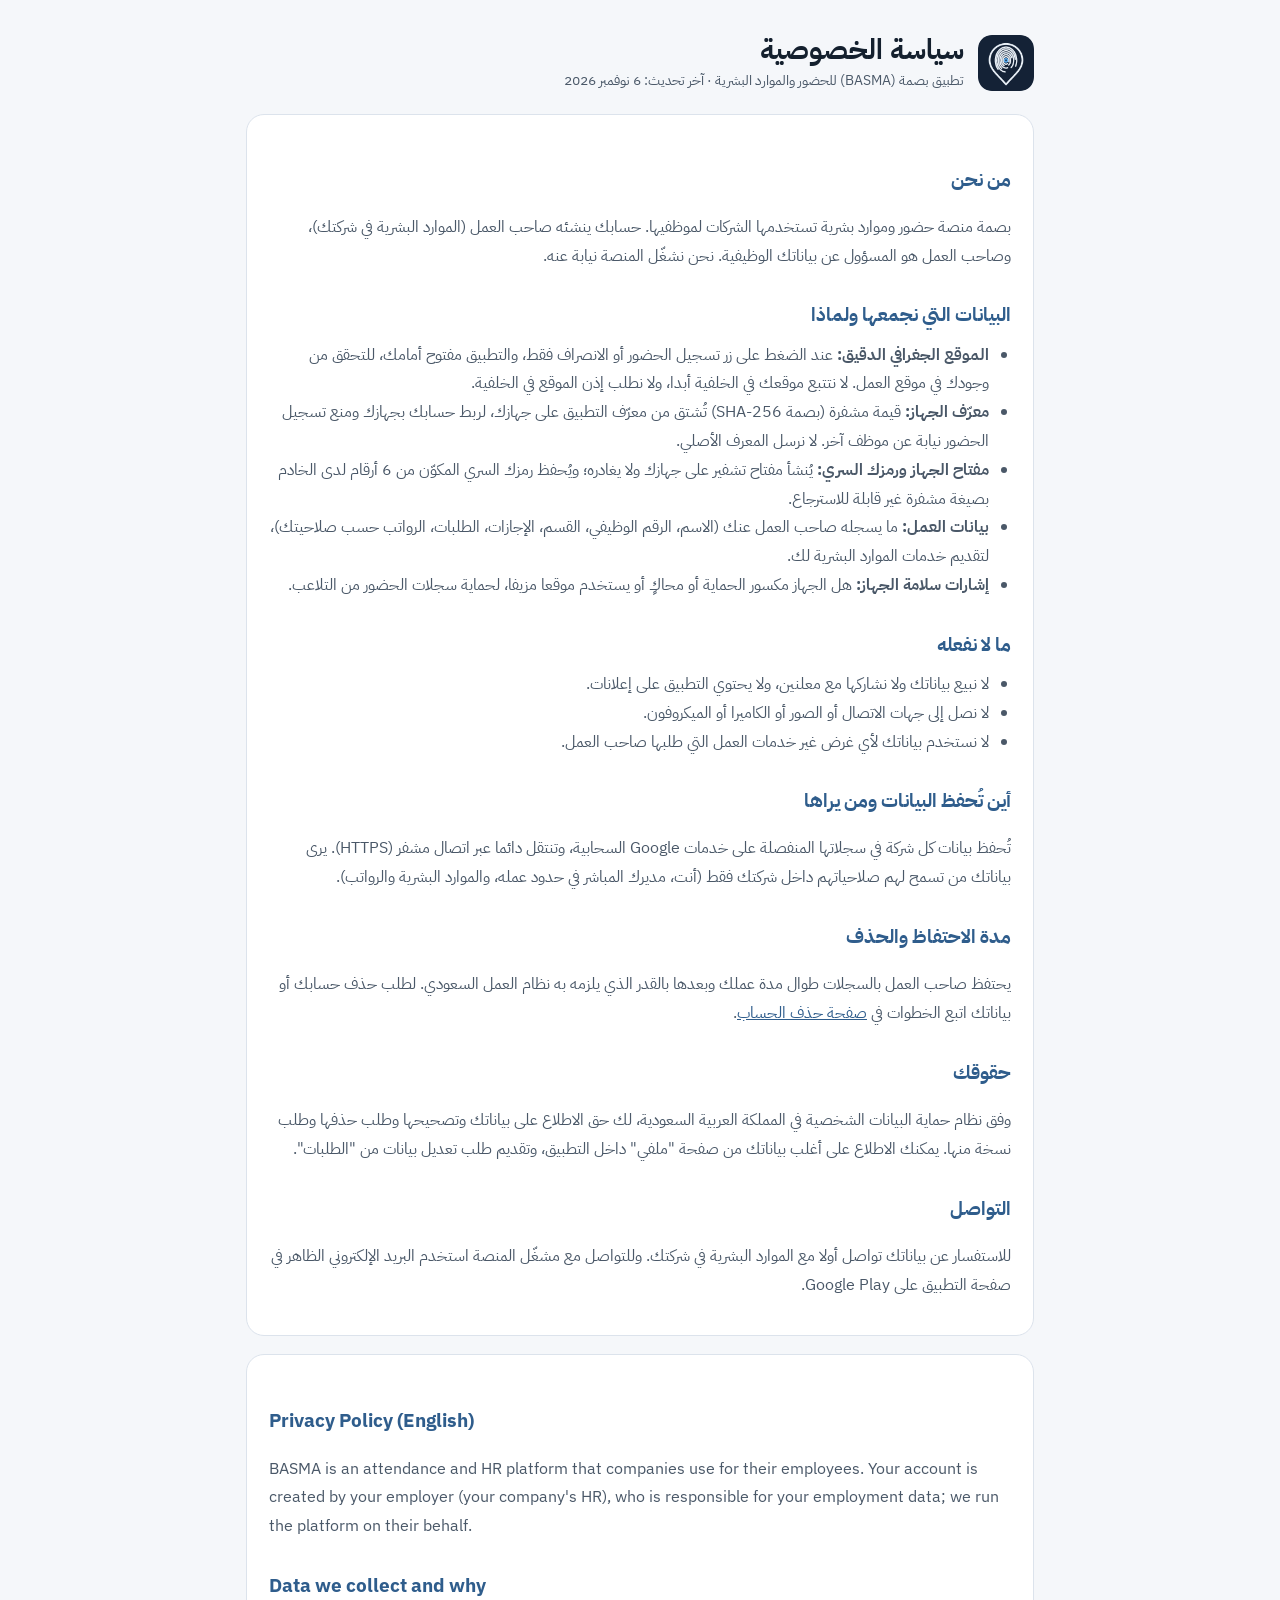
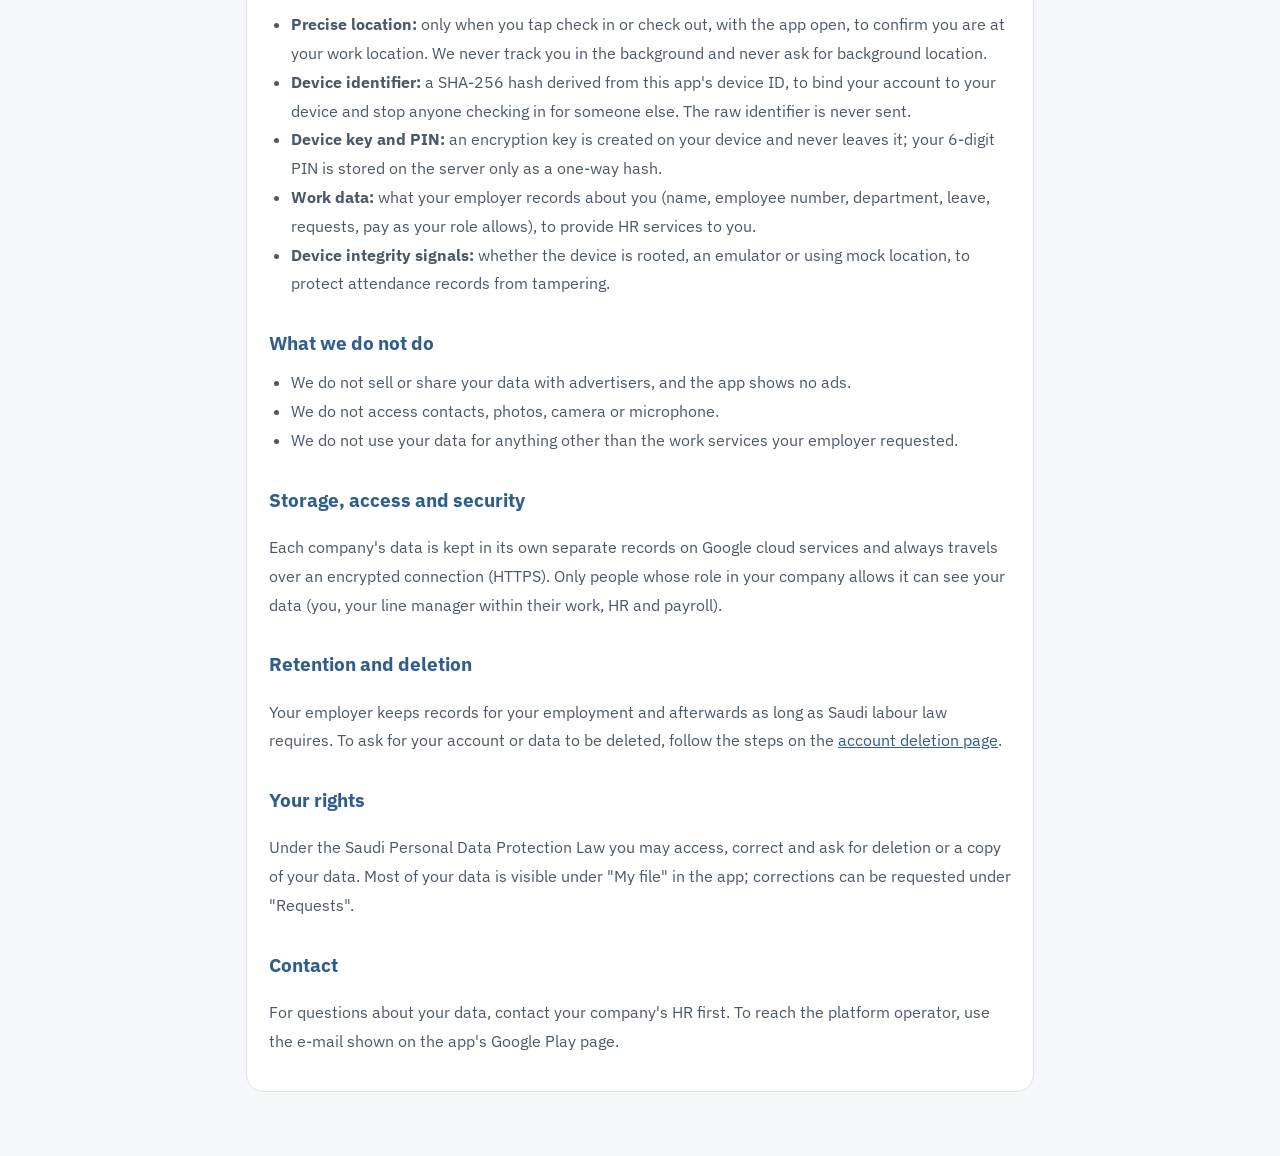
<file: privacy.html>
<!doctype html>
<html lang="ar" dir="rtl">
<head>
<meta charset="utf-8">
<meta name="viewport" content="width=device-width, initial-scale=1">
<title>سياسة الخصوصية · BASMA Privacy Policy</title>
<meta name="description" content="سياسة الخصوصية لتطبيق بصمة BASMA للحضور والموارد البشرية">
<link href="fonts/fonts.css" rel="stylesheet">
<style>
  :root{--ink:#14202E;--ink2:#4A5868;--line:#DCE3EC;--brand:#2F5D8C;--bg:#F5F7FA;--card:#fff}
  @media (prefers-color-scheme:dark){:root{--ink:#E8EEF5;--ink2:#A9B6C5;--line:#2A3646;--brand:#7FB2E5;--bg:#0E1622;--card:#152131}}
  *{box-sizing:border-box}
  body{margin:0;background:var(--bg);color:var(--ink);font:16px/1.8 "IBM Plex Sans Arabic","IBM Plex Sans",system-ui,sans-serif}
  main{max-width:820px;margin:0 auto;padding:32px 16px 64px}
  header{display:flex;align-items:center;gap:14px;margin-bottom:20px}
  header img{width:56px;height:56px;border-radius:14px}
  h1{font-size:28px;margin:0;line-height:1.3}
  h2{font-size:19px;margin:28px 0 8px;color:var(--brand)}
  section{background:var(--card);border:1px solid var(--line);border-radius:18px;padding:20px 22px;margin-top:18px}
  p,li{color:var(--ink2)}
  ul{padding-inline-start:22px;margin:6px 0}
  .en{direction:ltr;text-align:left;font-family:"IBM Plex Sans",system-ui,sans-serif}
  .meta{font-size:14px;color:var(--ink2)}
  a{color:var(--brand)}
</style>
</head>
<body>
<main>
<header><img src="icon-192.png" alt="BASMA"><div><h1>سياسة الخصوصية</h1><div class="meta">تطبيق بصمة (BASMA) للحضور والموارد البشرية · آخر تحديث: 6 نوفمبر 2026</div></div></header>

<section>
<h2>من نحن</h2>
<p>بصمة منصة حضور وموارد بشرية تستخدمها الشركات لموظفيها. حسابك ينشئه صاحب العمل (الموارد البشرية في شركتك)، وصاحب العمل هو المسؤول عن بياناتك الوظيفية. نحن نشغّل المنصة نيابة عنه.</p>

<h2>البيانات التي نجمعها ولماذا</h2>
<ul>
  <li><b>الموقع الجغرافي الدقيق:</b> عند الضغط على زر تسجيل الحضور أو الانصراف فقط، والتطبيق مفتوح أمامك، للتحقق من وجودك في موقع العمل. لا نتتبع موقعك في الخلفية أبدا، ولا نطلب إذن الموقع في الخلفية.</li>
  <li><b>معرّف الجهاز:</b> قيمة مشفرة (بصمة SHA-256) تُشتق من معرّف التطبيق على جهازك، لربط حسابك بجهازك ومنع تسجيل الحضور نيابة عن موظف آخر. لا نرسل المعرف الأصلي.</li>
  <li><b>مفتاح الجهاز ورمزك السري:</b> يُنشأ مفتاح تشفير على جهازك ولا يغادره؛ ويُحفظ رمزك السري المكوّن من 6 أرقام لدى الخادم بصيغة مشفرة غير قابلة للاسترجاع.</li>
  <li><b>بيانات العمل:</b> ما يسجله صاحب العمل عنك (الاسم، الرقم الوظيفي، القسم، الإجازات، الطلبات، الرواتب حسب صلاحيتك)، لتقديم خدمات الموارد البشرية لك.</li>
  <li><b>إشارات سلامة الجهاز:</b> هل الجهاز مكسور الحماية أو محاكٍ أو يستخدم موقعا مزيفا، لحماية سجلات الحضور من التلاعب.</li>
</ul>

<h2>ما لا نفعله</h2>
<ul>
  <li>لا نبيع بياناتك ولا نشاركها مع معلنين، ولا يحتوي التطبيق على إعلانات.</li>
  <li>لا نصل إلى جهات الاتصال أو الصور أو الكاميرا أو الميكروفون.</li>
  <li>لا نستخدم بياناتك لأي غرض غير خدمات العمل التي طلبها صاحب العمل.</li>
</ul>

<h2>أين تُحفظ البيانات ومن يراها</h2>
<p>تُحفظ بيانات كل شركة في سجلاتها المنفصلة على خدمات Google السحابية، وتنتقل دائما عبر اتصال مشفر (HTTPS). يرى بياناتك من تسمح لهم صلاحياتهم داخل شركتك فقط (أنت، مديرك المباشر في حدود عمله، والموارد البشرية والرواتب).</p>

<h2>مدة الاحتفاظ والحذف</h2>
<p>يحتفظ صاحب العمل بالسجلات طوال مدة عملك وبعدها بالقدر الذي يلزمه به نظام العمل السعودي. لطلب حذف حسابك أو بياناتك اتبع الخطوات في <a href="delete-account.html">صفحة حذف الحساب</a>.</p>

<h2>حقوقك</h2>
<p>وفق نظام حماية البيانات الشخصية في المملكة العربية السعودية، لك حق الاطلاع على بياناتك وتصحيحها وطلب حذفها وطلب نسخة منها. يمكنك الاطلاع على أغلب بياناتك من صفحة "ملفي" داخل التطبيق، وتقديم طلب تعديل بيانات من "الطلبات".</p>

<h2>التواصل</h2>
<p>للاستفسار عن بياناتك تواصل أولا مع الموارد البشرية في شركتك. وللتواصل مع مشغّل المنصة استخدم البريد الإلكتروني الظاهر في صفحة التطبيق على Google Play.</p>
</section>

<section class="en" lang="en">
<h2>Privacy Policy (English)</h2>
<p>BASMA is an attendance and HR platform that companies use for their employees. Your account is created by your employer (your company's HR), who is responsible for your employment data; we run the platform on their behalf.</p>
<h2>Data we collect and why</h2>
<ul>
  <li><b>Precise location:</b> only when you tap check in or check out, with the app open, to confirm you are at your work location. We never track you in the background and never ask for background location.</li>
  <li><b>Device identifier:</b> a SHA-256 hash derived from this app's device ID, to bind your account to your device and stop anyone checking in for someone else. The raw identifier is never sent.</li>
  <li><b>Device key and PIN:</b> an encryption key is created on your device and never leaves it; your 6-digit PIN is stored on the server only as a one-way hash.</li>
  <li><b>Work data:</b> what your employer records about you (name, employee number, department, leave, requests, pay as your role allows), to provide HR services to you.</li>
  <li><b>Device integrity signals:</b> whether the device is rooted, an emulator or using mock location, to protect attendance records from tampering.</li>
</ul>
<h2>What we do not do</h2>
<ul><li>We do not sell or share your data with advertisers, and the app shows no ads.</li><li>We do not access contacts, photos, camera or microphone.</li><li>We do not use your data for anything other than the work services your employer requested.</li></ul>
<h2>Storage, access and security</h2>
<p>Each company's data is kept in its own separate records on Google cloud services and always travels over an encrypted connection (HTTPS). Only people whose role in your company allows it can see your data (you, your line manager within their work, HR and payroll).</p>
<h2>Retention and deletion</h2>
<p>Your employer keeps records for your employment and afterwards as long as Saudi labour law requires. To ask for your account or data to be deleted, follow the steps on the <a href="delete-account.html">account deletion page</a>.</p>
<h2>Your rights</h2>
<p>Under the Saudi Personal Data Protection Law you may access, correct and ask for deletion or a copy of your data. Most of your data is visible under "My file" in the app; corrections can be requested under "Requests".</p>
<h2>Contact</h2>
<p>For questions about your data, contact your company's HR first. To reach the platform operator, use the e-mail shown on the app's Google Play page.</p>
</section>
</main>
</body>
</html>
</file>
<file: fonts/fonts.css>
/* self-hosted fonts: only the weights and subsets the app uses */
@font-face{font-family:'IBM Plex Sans Arabic';font-style:normal;font-weight:400;font-display:swap;src:url(ibmplexsansarabic-400-arabic.woff2) format('woff2');unicode-range:U+0600-06FF, U+0750-077F, U+0870-0891, U+0897-08E1, U+08E3-08FF, U+200C-200E, U+2010-2011, U+204F, U+2E41, U+FB50-FDFF, U+FE70-FE74, U+FE76-FEFC, U+102E0-102FB, U+10E60-10E7E, U+10EC2-10EC7, U+10EC9-10EEE, U+10EF0-10EFF, U+1EE00-1EE03, U+1EE05-1EE1F, U+1EE21-1EE22, U+1EE24, U+1EE27, U+1EE29-1EE32, U+1EE34-1EE37, U+1EE39, U+1EE3B, U+1EE42, U+1EE47, U+1EE49, U+1EE4B, U+1EE4D-1EE4F, U+1EE51-1EE52, U+1EE54, U+1EE57, U+1EE59, U+1EE5B, U+1EE5D, U+1EE5F, U+1EE61-1EE62, U+1EE64, U+1EE67-1EE6A, U+1EE6C-1EE72, U+1EE74-1EE77, U+1EE79-1EE7C, U+1EE7E, U+1EE80-1EE89, U+1EE8B-1EE9B, U+1EEA1-1EEA3, U+1EEA5-1EEA9, U+1EEAB-1EEBB, U+1EEF0-1EEF1}
@font-face{font-family:'IBM Plex Sans Arabic';font-style:normal;font-weight:400;font-display:swap;src:url(ibmplexsansarabic-400-latin.woff2) format('woff2');unicode-range:U+0000-00FF, U+0131, U+0152-0153, U+02BB-02BC, U+02C6, U+02DA, U+02DC, U+0304, U+0308, U+0329, U+2000-206F, U+20AC, U+2122, U+2191, U+2193, U+2212, U+2215, U+FEFF, U+FFFD}
@font-face{font-family:'IBM Plex Sans Arabic';font-style:normal;font-weight:500;font-display:swap;src:url(ibmplexsansarabic-500-arabic.woff2) format('woff2');unicode-range:U+0600-06FF, U+0750-077F, U+0870-0891, U+0897-08E1, U+08E3-08FF, U+200C-200E, U+2010-2011, U+204F, U+2E41, U+FB50-FDFF, U+FE70-FE74, U+FE76-FEFC, U+102E0-102FB, U+10E60-10E7E, U+10EC2-10EC7, U+10EC9-10EEE, U+10EF0-10EFF, U+1EE00-1EE03, U+1EE05-1EE1F, U+1EE21-1EE22, U+1EE24, U+1EE27, U+1EE29-1EE32, U+1EE34-1EE37, U+1EE39, U+1EE3B, U+1EE42, U+1EE47, U+1EE49, U+1EE4B, U+1EE4D-1EE4F, U+1EE51-1EE52, U+1EE54, U+1EE57, U+1EE59, U+1EE5B, U+1EE5D, U+1EE5F, U+1EE61-1EE62, U+1EE64, U+1EE67-1EE6A, U+1EE6C-1EE72, U+1EE74-1EE77, U+1EE79-1EE7C, U+1EE7E, U+1EE80-1EE89, U+1EE8B-1EE9B, U+1EEA1-1EEA3, U+1EEA5-1EEA9, U+1EEAB-1EEBB, U+1EEF0-1EEF1}
@font-face{font-family:'IBM Plex Sans Arabic';font-style:normal;font-weight:500;font-display:swap;src:url(ibmplexsansarabic-500-latin.woff2) format('woff2');unicode-range:U+0000-00FF, U+0131, U+0152-0153, U+02BB-02BC, U+02C6, U+02DA, U+02DC, U+0304, U+0308, U+0329, U+2000-206F, U+20AC, U+2122, U+2191, U+2193, U+2212, U+2215, U+FEFF, U+FFFD}
@font-face{font-family:'IBM Plex Sans Arabic';font-style:normal;font-weight:600;font-display:swap;src:url(ibmplexsansarabic-600-arabic.woff2) format('woff2');unicode-range:U+0600-06FF, U+0750-077F, U+0870-0891, U+0897-08E1, U+08E3-08FF, U+200C-200E, U+2010-2011, U+204F, U+2E41, U+FB50-FDFF, U+FE70-FE74, U+FE76-FEFC, U+102E0-102FB, U+10E60-10E7E, U+10EC2-10EC7, U+10EC9-10EEE, U+10EF0-10EFF, U+1EE00-1EE03, U+1EE05-1EE1F, U+1EE21-1EE22, U+1EE24, U+1EE27, U+1EE29-1EE32, U+1EE34-1EE37, U+1EE39, U+1EE3B, U+1EE42, U+1EE47, U+1EE49, U+1EE4B, U+1EE4D-1EE4F, U+1EE51-1EE52, U+1EE54, U+1EE57, U+1EE59, U+1EE5B, U+1EE5D, U+1EE5F, U+1EE61-1EE62, U+1EE64, U+1EE67-1EE6A, U+1EE6C-1EE72, U+1EE74-1EE77, U+1EE79-1EE7C, U+1EE7E, U+1EE80-1EE89, U+1EE8B-1EE9B, U+1EEA1-1EEA3, U+1EEA5-1EEA9, U+1EEAB-1EEBB, U+1EEF0-1EEF1}
@font-face{font-family:'IBM Plex Sans Arabic';font-style:normal;font-weight:600;font-display:swap;src:url(ibmplexsansarabic-600-latin.woff2) format('woff2');unicode-range:U+0000-00FF, U+0131, U+0152-0153, U+02BB-02BC, U+02C6, U+02DA, U+02DC, U+0304, U+0308, U+0329, U+2000-206F, U+20AC, U+2122, U+2191, U+2193, U+2212, U+2215, U+FEFF, U+FFFD}
@font-face{font-family:'IBM Plex Sans Arabic';font-style:normal;font-weight:700;font-display:swap;src:url(ibmplexsansarabic-700-arabic.woff2) format('woff2');unicode-range:U+0600-06FF, U+0750-077F, U+0870-0891, U+0897-08E1, U+08E3-08FF, U+200C-200E, U+2010-2011, U+204F, U+2E41, U+FB50-FDFF, U+FE70-FE74, U+FE76-FEFC, U+102E0-102FB, U+10E60-10E7E, U+10EC2-10EC7, U+10EC9-10EEE, U+10EF0-10EFF, U+1EE00-1EE03, U+1EE05-1EE1F, U+1EE21-1EE22, U+1EE24, U+1EE27, U+1EE29-1EE32, U+1EE34-1EE37, U+1EE39, U+1EE3B, U+1EE42, U+1EE47, U+1EE49, U+1EE4B, U+1EE4D-1EE4F, U+1EE51-1EE52, U+1EE54, U+1EE57, U+1EE59, U+1EE5B, U+1EE5D, U+1EE5F, U+1EE61-1EE62, U+1EE64, U+1EE67-1EE6A, U+1EE6C-1EE72, U+1EE74-1EE77, U+1EE79-1EE7C, U+1EE7E, U+1EE80-1EE89, U+1EE8B-1EE9B, U+1EEA1-1EEA3, U+1EEA5-1EEA9, U+1EEAB-1EEBB, U+1EEF0-1EEF1}
@font-face{font-family:'IBM Plex Sans Arabic';font-style:normal;font-weight:700;font-display:swap;src:url(ibmplexsansarabic-700-latin.woff2) format('woff2');unicode-range:U+0000-00FF, U+0131, U+0152-0153, U+02BB-02BC, U+02C6, U+02DA, U+02DC, U+0304, U+0308, U+0329, U+2000-206F, U+20AC, U+2122, U+2191, U+2193, U+2212, U+2215, U+FEFF, U+FFFD}
@font-face{font-family:'IBM Plex Sans';font-style:normal;font-weight:400 700;font-display:swap;src:url(ibmplexsans-400-700-latin.woff2) format('woff2');unicode-range:U+0000-00FF, U+0131, U+0152-0153, U+02BB-02BC, U+02C6, U+02DA, U+02DC, U+0304, U+0308, U+0329, U+2000-206F, U+20AC, U+2122, U+2191, U+2193, U+2212, U+2215, U+FEFF, U+FFFD}
@font-face{font-family:'Manrope';font-style:normal;font-weight:500 800;font-display:swap;src:url(manrope-500-800-latin.woff2) format('woff2');unicode-range:U+0000-00FF, U+0131, U+0152-0153, U+02BB-02BC, U+02C6, U+02DA, U+02DC, U+0304, U+0308, U+0329, U+2000-206F, U+20AC, U+2122, U+2191, U+2193, U+2212, U+2215, U+FEFF, U+FFFD}
</file>
